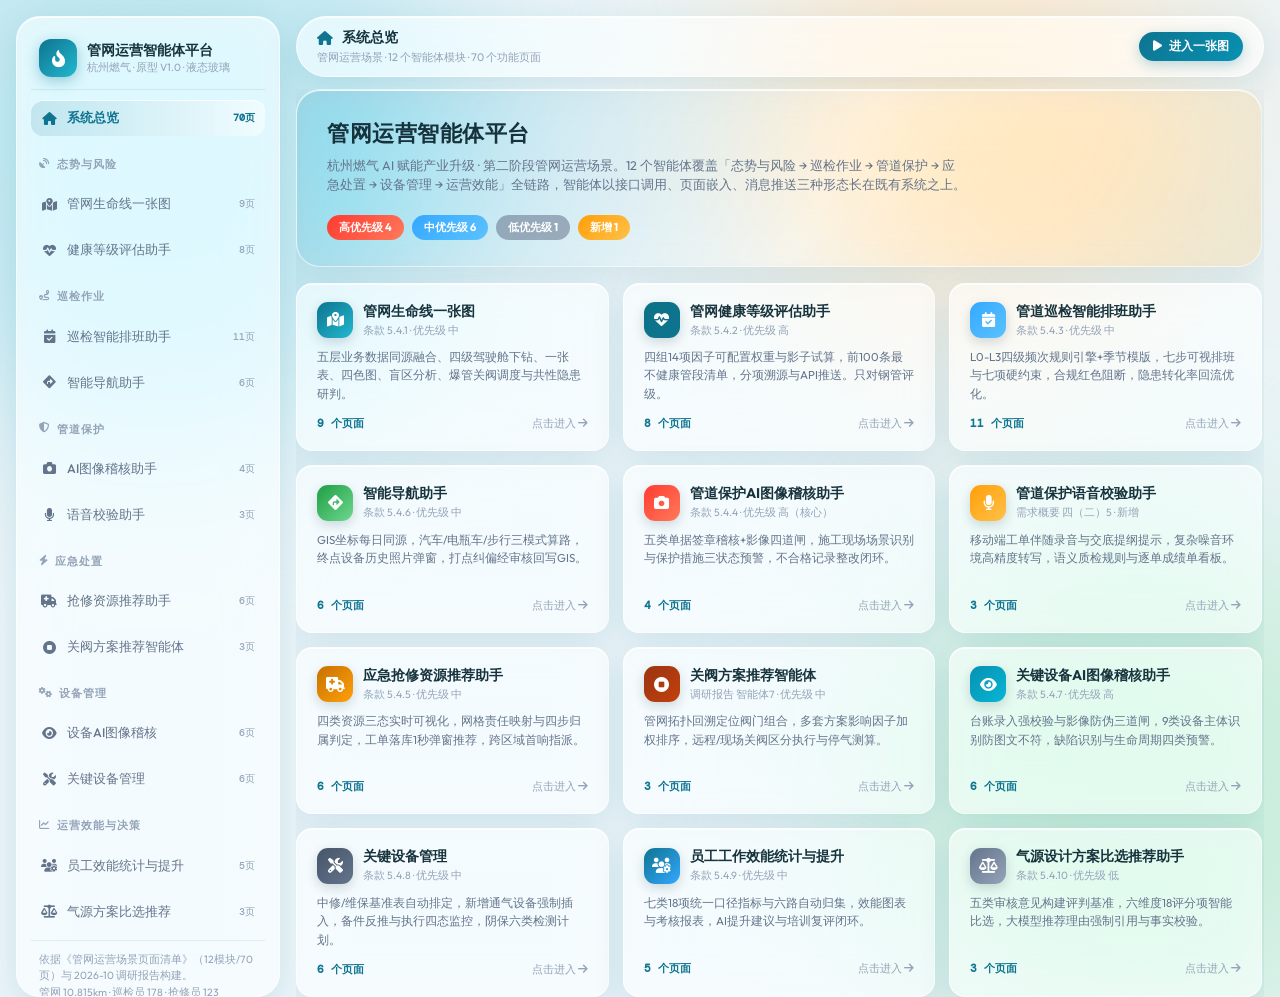
<file: index.html>
<!DOCTYPE html>
<html lang="zh-CN">
<head>
<meta charset="UTF-8">
<meta name="viewport" content="width=device-width, initial-scale=1.0">
<title>杭州燃气 · 管网运营智能体平台（原型）</title>
<link href="https://fonts.googleapis.com/css2?family=Outfit:wght@400;500;600;700&family=DM+Mono:wght@400;500&display=swap" rel="stylesheet">
<link rel="stylesheet" href="https://cdnjs.cloudflare.com/ajax/libs/font-awesome/6.5.1/css/all.min.css">
<link rel="stylesheet" href="styles/liquid-glass.css">
<style>
  .shell { display: grid; grid-template-columns: 264px 1fr; gap: 16px; height: 100vh; padding: 16px; }
  .sidebar {
    display: flex; flex-direction: column; gap: 10px; overflow-y: auto;
    background: var(--glass-bg); backdrop-filter: var(--glass-blur); -webkit-backdrop-filter: var(--glass-blur);
    border: 1px solid var(--glass-border); border-radius: var(--radius-lg);
    box-shadow: var(--glass-shadow), var(--glass-inner); padding: 18px 14px;
  }
  .brand { display: flex; align-items: center; gap: 10px; padding: 4px 8px 12px; border-bottom: 1px solid var(--c-line); }
  .brand-logo {
    width: 38px; height: 38px; border-radius: 12px; flex-shrink: 0;
    background: linear-gradient(135deg, #0E7490, #22B8CF);
    display: flex; align-items: center; justify-content: center; color: #fff; font-size: 17px;
    box-shadow: 0 4px 14px rgba(14,116,144,.35);
  }
  .brand-name { font-size: 14px; font-weight: 700; line-height: 1.3; }
  .brand-sub { font-size: 10.5px; color: var(--c-text-3); }
  .nav-group-label {
    font-size: 10.5px; font-weight: 700; color: var(--c-text-3); letter-spacing: 1px;
    padding: 10px 8px 4px; display: flex; align-items: center; gap: 6px;
  }
  .nav-item {
    display: flex; align-items: center; gap: 10px; width: 100%;
    padding: 9px 10px; border: none; cursor: pointer; text-align: left;
    background: transparent; border-radius: 12px; font-family: inherit; font-size: 12.5px;
    color: var(--c-text-2); font-weight: 500; transition: all .18s ease;
  }
  .nav-item:hover { background: rgba(255,255,255,.65); color: var(--c-primary); }
  .nav-item.active {
    background: linear-gradient(90deg, rgba(14,116,144,.14), rgba(255,255,255,.55));
    color: var(--c-primary); font-weight: 600;
    box-shadow: var(--glass-inner);
  }
  .nav-item i.fa-solid { width: 16px; text-align: center; font-size: 13px; }
  .nav-item .pages { margin-left: auto; font-size: 10px; color: var(--c-text-3); font-family: 'DM Mono', monospace; }
  .nav-item.active .pages { color: var(--c-primary); }
  .nav-foot { margin-top: auto; padding: 10px 8px 2px; border-top: 1px solid var(--c-line); font-size: 10.5px; color: var(--c-text-3); line-height: 1.6; }

  .main-col { display: flex; flex-direction: column; gap: 12px; min-width: 0; }
  .topbar {
    display: flex; align-items: center; justify-content: space-between; gap: 12px;
    background: var(--glass-bg); backdrop-filter: var(--glass-blur); -webkit-backdrop-filter: var(--glass-blur);
    border: 1px solid var(--glass-border); border-radius: var(--radius-pill);
    box-shadow: var(--glass-shadow), var(--glass-inner); padding: 10px 20px; flex-shrink: 0;
  }
  .topbar-title { font-size: 14px; font-weight: 700; display: flex; align-items: center; gap: 9px; }
  .topbar-crumb { font-size: 11px; color: var(--c-text-3); }

  .stage { flex: 1; min-height: 0; position: relative; }
  .home-view { height: 100%; overflow-y: auto; padding-right: 2px; }
  .frame-wrap {
    display: none; height: 100%; border-radius: var(--radius-lg);
    overflow: hidden; background: var(--glass-bg-soft);
    border: 1px solid var(--glass-border); box-shadow: var(--glass-shadow);
  }
  .frame-wrap.active { display: block; }
  .frame-wrap iframe { width: 100%; height: 100%; border: none; }

  /* home */
  .hero {
    background: linear-gradient(120deg, rgba(14,116,144,.16), rgba(255,255,255,.3) 55%, rgba(255,159,10,.14));
    border: 1px solid var(--glass-border); border-radius: var(--radius-lg);
    backdrop-filter: var(--glass-blur); -webkit-backdrop-filter: var(--glass-blur);
    box-shadow: var(--glass-shadow), var(--glass-inner);
    padding: 26px 30px; margin-bottom: 16px;
    display: flex; align-items: center; justify-content: space-between; gap: 20px; flex-wrap: wrap;
  }
  .hero h1 { font-size: 22px; font-weight: 700; letter-spacing: .5px; }
  .hero p { font-size: 12.5px; color: var(--c-text-2); margin-top: 6px; max-width: 640px; }
  .hero-badges { display: flex; gap: 8px; flex-wrap: wrap; }
  .home-grid { display: grid; grid-template-columns: repeat(3, 1fr); gap: 14px; }
  .mod-card {
    background: var(--glass-bg); backdrop-filter: var(--glass-blur); -webkit-backdrop-filter: var(--glass-blur);
    border: 1px solid var(--glass-border); border-radius: var(--radius-md);
    box-shadow: var(--glass-shadow), var(--glass-inner); padding: 18px 20px; cursor: pointer;
    transition: transform .2s ease, box-shadow .2s ease; position: relative; overflow: hidden;
  }
  .mod-card:hover { transform: translateY(-3px); box-shadow: 0 14px 40px rgba(14,116,144,.18), var(--glass-inner); }
  .mod-card .mc-top { display: flex; align-items: center; gap: 10px; margin-bottom: 10px; }
  .mod-card .mc-icon {
    width: 36px; height: 36px; border-radius: 11px; flex-shrink: 0; color: #fff; font-size: 15px;
    display: flex; align-items: center; justify-content: center;
    box-shadow: 0 4px 12px rgba(14,50,60,.18);
  }
  .mod-card h3 { font-size: 14px; font-weight: 700; line-height: 1.3; }
  .mod-card .mc-clause { font-size: 10.5px; color: var(--c-text-3); margin-top: 2px; }
  .mod-card p { font-size: 11.5px; color: var(--c-text-2); line-height: 1.6; min-height: 54px; }
  .mod-card .mc-foot { display: flex; align-items: center; justify-content: space-between; margin-top: 12px; }
  .mod-card .mc-pages { font-size: 11px; font-weight: 600; color: var(--c-primary); font-family: 'DM Mono', monospace; }
  .mod-card .mc-go { font-size: 11px; color: var(--c-text-3); transition: color .2s; }
  .mod-card:hover .mc-go { color: var(--c-primary); }

  @media (max-width: 1100px) { .shell { grid-template-columns: 220px 1fr; } .home-grid { grid-template-columns: repeat(2, 1fr); } }
  @media (max-width: 820px) { .shell { grid-template-columns: 1fr; height: auto; } .sidebar { max-height: 300px; } }
</style>
</head>
<body>
<div class="ambient-blob"></div>
<div class="shell">

  <!-- ========== Sidebar ========== -->
  <aside class="sidebar">
    <div class="brand">
      <div class="brand-logo"><i class="fa-solid fa-fire-flame-curved"></i></div>
      <div>
        <div class="brand-name">管网运营智能体平台</div>
        <div class="brand-sub">杭州燃气 · 原型 V1.0 · 液态玻璃</div>
      </div>
    </div>

    <button class="nav-item active" data-home="1" onclick="goHome()" style="font-weight:600;">
      <i class="fa-solid fa-house"></i>系统总览<span class="pages">70页</span>
    </button>

    <div class="nav-group-label"><i class="fa-solid fa-satellite-dish"></i>态势与风险</div>
    <button class="nav-item" data-mod="m01-map" onclick="loadModule('m01-map','管网生命线一张图')"><i class="fa-solid fa-map-location-dot"></i>管网生命线一张图<span class="pages">9页</span></button>
    <button class="nav-item" data-mod="m02-health" onclick="loadModule('m02-health','管网健康等级评估助手')"><i class="fa-solid fa-heart-pulse"></i>健康等级评估助手<span class="pages">8页</span></button>

    <div class="nav-group-label"><i class="fa-solid fa-route"></i>巡检作业</div>
    <button class="nav-item" data-mod="m03-schedule" onclick="loadModule('m03-schedule','管道巡检智能排班助手')"><i class="fa-solid fa-calendar-check"></i>巡检智能排班助手<span class="pages">11页</span></button>
    <button class="nav-item" data-mod="m08-nav" onclick="loadModule('m08-nav','智能导航助手')"><i class="fa-solid fa-diamond-turn-right"></i>智能导航助手<span class="pages">6页</span></button>

    <div class="nav-group-label"><i class="fa-solid fa-shield-halved"></i>管道保护</div>
    <button class="nav-item" data-mod="m04-patrol-audit" onclick="loadModule('m04-patrol-audit','管道保护AI图像稽核助手')"><i class="fa-solid fa-camera"></i>AI图像稽核助手<span class="pages">4页</span></button>
    <button class="nav-item" data-mod="m05-voice" onclick="loadModule('m05-voice','管道保护语音校验助手')"><i class="fa-solid fa-microphone"></i>语音校验助手<span class="pages">3页</span></button>

    <div class="nav-group-label"><i class="fa-solid fa-bolt"></i>应急处置</div>
    <button class="nav-item" data-mod="m06-rescue" onclick="loadModule('m06-rescue','应急抢修资源推荐助手')"><i class="fa-solid fa-truck-medical"></i>抢修资源推荐助手<span class="pages">6页</span></button>
    <button class="nav-item" data-mod="m07-valve" onclick="loadModule('m07-valve','关阀方案推荐智能体')"><i class="fa-solid fa-circle-stop"></i>关阀方案推荐智能体<span class="pages">3页</span></button>

    <div class="nav-group-label"><i class="fa-solid fa-gears"></i>设备管理</div>
    <button class="nav-item" data-mod="m09-device-audit" onclick="loadModule('m09-device-audit','关键设备AI图像稽核助手')"><i class="fa-solid fa-eye"></i>设备AI图像稽核<span class="pages">6页</span></button>
    <button class="nav-item" data-mod="m10-device" onclick="loadModule('m10-device','关键设备管理')"><i class="fa-solid fa-screwdriver-wrench"></i>关键设备管理<span class="pages">6页</span></button>

    <div class="nav-group-label"><i class="fa-solid fa-chart-line"></i>运营效能与决策</div>
    <button class="nav-item" data-mod="m11-efficiency" onclick="loadModule('m11-efficiency','员工工作效能统计与提升')"><i class="fa-solid fa-users-gear"></i>员工效能统计与提升<span class="pages">5页</span></button>
    <button class="nav-item" data-mod="m12-compare" onclick="loadModule('m12-compare','气源设计方案比选推荐助手')"><i class="fa-solid fa-scale-balanced"></i>气源方案比选推荐<span class="pages">3页</span></button>

    <div class="nav-foot">
      依据《管网运营场景页面清单》（12模块/70页）与 2026-10 调研报告构建。<br>
      管网 10,815km · 巡检员 178 · 抢修员 123
    </div>
  </aside>

  <!-- ========== Main ========== -->
  <div class="main-col">
    <div class="topbar">
      <div>
        <div class="topbar-title" id="tb-title"><i class="fa-solid fa-house" style="color:var(--c-primary)"></i>系统总览</div>
        <div class="topbar-crumb" id="tb-crumb">管网运营场景 · 12 个智能体模块 · 70 个功能页面</div>
      </div>
      <div class="flex" style="gap:8px;">
        <button class="btn btn-glass btn-sm" id="btn-open" style="display:none;" onclick="openFrameNew()"><i class="fa-solid fa-arrow-up-right-from-square"></i>新窗口打开</button>
        <button class="btn btn-primary btn-sm" onclick="loadModule('m01-map','管网生命线一张图')"><i class="fa-solid fa-play"></i>进入一张图</button>
      </div>
    </div>

    <div class="stage">
      <!-- Home -->
      <div class="home-view" id="home-view">
        <div class="hero">
          <div>
            <h1>管网运营智能体平台</h1>
            <p>杭州燃气 AI 赋能产业升级 · 第二阶段管网运营场景。12 个智能体覆盖「态势与风险 → 巡检作业 → 管道保护 → 应急处置 → 设备管理 → 运营效能」全链路，智能体以接口调用、页面嵌入、消息推送三种形态长在既有系统之上。</p>
          </div>
          <div class="hero-badges">
            <span class="badge badge-high">高优先级 4</span>
            <span class="badge badge-mid">中优先级 6</span>
            <span class="badge badge-low">低优先级 1</span>
            <span class="badge badge-new">新增 1</span>
          </div>
        </div>

        <div class="home-grid" id="home-grid">
          <div class="mod-card" onclick="loadModule('m01-map','管网生命线一张图')">
            <div class="mc-top">
              <div class="mc-icon" style="background:linear-gradient(135deg,#0E7490,#22B8CF)"><i class="fa-solid fa-map-location-dot"></i></div>
              <div><h3>管网生命线一张图</h3><div class="mc-clause">条款 5.4.1 · 优先级 中</div></div>
            </div>
            <p>五层业务数据同源融合、四级驾驶舱下钻、一张表、四色图、盲区分析、爆管关阀调度与共性隐患研判。</p>
            <div class="mc-foot"><span class="mc-pages">9 个页面</span><span class="mc-go">点击进入 <i class="fa-solid fa-arrow-right"></i></span></div>
          </div>

          <div class="mod-card" onclick="loadModule('m02-health','管网健康等级评估助手')">
            <div class="mc-top">
              <div class="mc-icon" style="background:linear-gradient(135deg,#0B7285,#0E7490)"><i class="fa-solid fa-heart-pulse"></i></div>
              <div><h3>管网健康等级评估助手</h3><div class="mc-clause">条款 5.4.2 · 优先级 高</div></div>
            </div>
            <p>四组14项因子可配置权重与影子试算，前100条最不健康管段清单，分项溯源与API推送。只对钢管评级。</p>
            <div class="mc-foot"><span class="mc-pages">8 个页面</span><span class="mc-go">点击进入 <i class="fa-solid fa-arrow-right"></i></span></div>
          </div>

          <div class="mod-card" onclick="loadModule('m03-schedule','管道巡检智能排班助手')">
            <div class="mc-top">
              <div class="mc-icon" style="background:linear-gradient(135deg,#34A8FF,#5CC2FF)"><i class="fa-solid fa-calendar-check"></i></div>
              <div><h3>管道巡检智能排班助手</h3><div class="mc-clause">条款 5.4.3 · 优先级 中</div></div>
            </div>
            <p>L0-L3四级频次规则引擎+季节模版，七步可视排班与七项硬约束，合规红色阻断，隐患转化率回流优化。</p>
            <div class="mc-foot"><span class="mc-pages">11 个页面</span><span class="mc-go">点击进入 <i class="fa-solid fa-arrow-right"></i></span></div>
          </div>

          <div class="mod-card" onclick="loadModule('m08-nav','智能导航助手')">
            <div class="mc-top">
              <div class="mc-icon" style="background:linear-gradient(135deg,#1E9E44,#6ED88F)"><i class="fa-solid fa-diamond-turn-right"></i></div>
              <div><h3>智能导航助手</h3><div class="mc-clause">条款 5.4.6 · 优先级 中</div></div>
            </div>
            <p>GIS坐标每日同源，汽车/电瓶车/步行三模式算路，终点设备历史照片弹窗，打点纠偏经审核回写GIS。</p>
            <div class="mc-foot"><span class="mc-pages">6 个页面</span><span class="mc-go">点击进入 <i class="fa-solid fa-arrow-right"></i></span></div>
          </div>

          <div class="mod-card" onclick="loadModule('m04-patrol-audit','管道保护AI图像稽核助手')">
            <div class="mc-top">
              <div class="mc-icon" style="background:linear-gradient(135deg,#FF3B30,#FF7A5C)"><i class="fa-solid fa-camera"></i></div>
              <div><h3>管道保护AI图像稽核助手</h3><div class="mc-clause">条款 5.4.4 · 优先级 高（核心）</div></div>
            </div>
            <p>五类单据签章稽核+影像四道闸，施工现场场景识别与保护措施三状态预警，不合格记录整改闭环。</p>
            <div class="mc-foot"><span class="mc-pages">4 个页面</span><span class="mc-go">点击进入 <i class="fa-solid fa-arrow-right"></i></span></div>
          </div>

          <div class="mod-card" onclick="loadModule('m05-voice','管道保护语音校验助手')">
            <div class="mc-top">
              <div class="mc-icon" style="background:linear-gradient(135deg,#FF9F0A,#FFC148)"><i class="fa-solid fa-microphone"></i></div>
              <div><h3>管道保护语音校验助手</h3><div class="mc-clause">需求概要 四（二）5 · 新增</div></div>
            </div>
            <p>移动端工单伴随录音与交底提纲提示，复杂噪音环境高精度转写，语义质检规则与逐单成绩单看板。</p>
            <div class="mc-foot"><span class="mc-pages">3 个页面</span><span class="mc-go">点击进入 <i class="fa-solid fa-arrow-right"></i></span></div>
          </div>

          <div class="mod-card" onclick="loadModule('m06-rescue','应急抢修资源推荐助手')">
            <div class="mc-top">
              <div class="mc-icon" style="background:linear-gradient(135deg,#C67200,#FF9F0A)"><i class="fa-solid fa-truck-medical"></i></div>
              <div><h3>应急抢修资源推荐助手</h3><div class="mc-clause">条款 5.4.5 · 优先级 中</div></div>
            </div>
            <p>四类资源三态实时可视化，网格责任映射与四步归属判定，工单落库1秒弹窗推荐，跨区域首响指派。</p>
            <div class="mc-foot"><span class="mc-pages">6 个页面</span><span class="mc-go">点击进入 <i class="fa-solid fa-arrow-right"></i></span></div>
          </div>

          <div class="mod-card" onclick="loadModule('m07-valve','关阀方案推荐智能体')">
            <div class="mc-top">
              <div class="mc-icon" style="background:linear-gradient(135deg,#9A3412,#C2410C)"><i class="fa-solid fa-circle-stop"></i></div>
              <div><h3>关阀方案推荐智能体</h3><div class="mc-clause">调研报告 智能体7 · 优先级 中</div></div>
            </div>
            <p>管网拓扑回溯定位阀门组合，多套方案影响因子加权排序，远程/现场关阀区分执行与停气测算。</p>
            <div class="mc-foot"><span class="mc-pages">3 个页面</span><span class="mc-go">点击进入 <i class="fa-solid fa-arrow-right"></i></span></div>
          </div>

          <div class="mod-card" onclick="loadModule('m09-device-audit','关键设备AI图像稽核助手')">
            <div class="mc-top">
              <div class="mc-icon" style="background:linear-gradient(135deg,#0891B2,#06B6D4)"><i class="fa-solid fa-eye"></i></div>
              <div><h3>关键设备AI图像稽核助手</h3><div class="mc-clause">条款 5.4.7 · 优先级 高</div></div>
            </div>
            <p>台账录入强校验与影像防伪三道闸，9类设备主体识别防图文不符，缺陷识别与生命周期四类预警。</p>
            <div class="mc-foot"><span class="mc-pages">6 个页面</span><span class="mc-go">点击进入 <i class="fa-solid fa-arrow-right"></i></span></div>
          </div>

          <div class="mod-card" onclick="loadModule('m10-device','关键设备管理')">
            <div class="mc-top">
              <div class="mc-icon" style="background:linear-gradient(135deg,#475569,#64748B)"><i class="fa-solid fa-screwdriver-wrench"></i></div>
              <div><h3>关键设备管理</h3><div class="mc-clause">条款 5.4.8 · 优先级 中</div></div>
            </div>
            <p>中修/维保基准表自动排定，新增通气设备强制插入，备件反推与执行四态监控，阴保六类检测计划。</p>
            <div class="mc-foot"><span class="mc-pages">6 个页面</span><span class="mc-go">点击进入 <i class="fa-solid fa-arrow-right"></i></span></div>
          </div>

          <div class="mod-card" onclick="loadModule('m11-efficiency','员工工作效能统计与提升')">
            <div class="mc-top">
              <div class="mc-icon" style="background:linear-gradient(135deg,#0E7490,#34A8FF)"><i class="fa-solid fa-users-gear"></i></div>
              <div><h3>员工工作效能统计与提升</h3><div class="mc-clause">条款 5.4.9 · 优先级 中</div></div>
            </div>
            <p>七类18项统一口径指标与六路自动归集，效能图表与考核报表，AI提升建议与培训复评闭环。</p>
            <div class="mc-foot"><span class="mc-pages">5 个页面</span><span class="mc-go">点击进入 <i class="fa-solid fa-arrow-right"></i></span></div>
          </div>

          <div class="mod-card" onclick="loadModule('m12-compare','气源设计方案比选推荐助手')">
            <div class="mc-top">
              <div class="mc-icon" style="background:linear-gradient(135deg,#64748B,#94A3B8)"><i class="fa-solid fa-scale-balanced"></i></div>
              <div><h3>气源设计方案比选推荐助手</h3><div class="mc-clause">条款 5.4.10 · 优先级 低</div></div>
            </div>
            <p>五类审核意见构建评判基准，六维度18评分项智能比选，大模型推荐理由强制引用与事实校验。</p>
            <div class="mc-foot"><span class="mc-pages">3 个页面</span><span class="mc-go">点击进入 <i class="fa-solid fa-arrow-right"></i></span></div>
          </div>
        </div>
      </div>

      <!-- Module iframe -->
      <div class="frame-wrap" id="frame-wrap">
        <iframe id="moduleFrame" name="moduleFrame" title="模块原型"></iframe>
      </div>
    </div>
  </div>
</div>

<script>
var MOD_TITLES = {
  'm01-map': '管网生命线一张图', 'm02-health': '管网健康等级评估助手',
  'm03-schedule': '管道巡检智能排班助手', 'm08-nav': '智能导航助手',
  'm04-patrol-audit': '管道保护AI图像稽核助手', 'm05-voice': '管道保护语音校验助手',
  'm06-rescue': '应急抢修资源推荐助手', 'm07-valve': '关阀方案推荐智能体',
  'm09-device-audit': '关键设备AI图像稽核助手', 'm10-device': '关键设备管理',
  'm11-efficiency': '员工工作效能统计与提升', 'm12-compare': '气源设计方案比选推荐助手'
};

function setActiveNav(mod) {
  document.querySelectorAll('.nav-item').forEach(function (n) {
    var isHome = n.getAttribute('data-home');
    var isMod = n.getAttribute('data-mod');
    n.classList.toggle('active', mod === null ? !!isHome : isMod === mod);
  });
}

function goHome() {
  setActiveNav(null);
  document.getElementById('home-view').style.display = 'block';
  document.getElementById('frame-wrap').classList.remove('active');
  document.getElementById('tb-title').innerHTML = '<i class="fa-solid fa-house" style="color:var(--c-primary)"></i>系统总览';
  document.getElementById('tb-crumb').textContent = '管网运营场景 · 12 个智能体模块 · 70 个功能页面';
  document.getElementById('btn-open').style.display = 'none';
  try { history.replaceState(null, '', '#'); } catch (e) {}
  window.scrollTo({ top: 0 });
}

function loadModule(mod, title) {
  setActiveNav(mod);
  document.getElementById('home-view').style.display = 'none';
  var fw = document.getElementById('frame-wrap');
  fw.classList.add('active');
  document.getElementById('moduleFrame').src = 'modules/' + mod + '.html';
  document.getElementById('tb-title').innerHTML = '<i class="fa-solid fa-cube" style="color:var(--c-primary)"></i>' + (title || MOD_TITLES[mod] || mod);
  document.getElementById('tb-crumb').textContent = '模块原型 · ' + (MOD_TITLES[mod] || mod) + ' · 页内可切换各功能视图';
  document.getElementById('btn-open').style.display = 'inline-flex';
  try { history.replaceState(null, '', '#' + mod); } catch (e) {}
}

function openFrameNew() {
  var src = document.getElementById('moduleFrame').src;
  if (src) window.open(src, '_blank');
}

window.addEventListener('hashchange', function () {
  var h = decodeURIComponent(location.hash.replace('#', ''));
  if (!h) { goHome(); return; }
  if (MOD_TITLES[h]) loadModule(h);
});

(function () {
  var h = decodeURIComponent(location.hash.replace('#', ''));
  if (h && MOD_TITLES[h]) loadModule(h);
})();
</script>
</body>
</html>
</file>
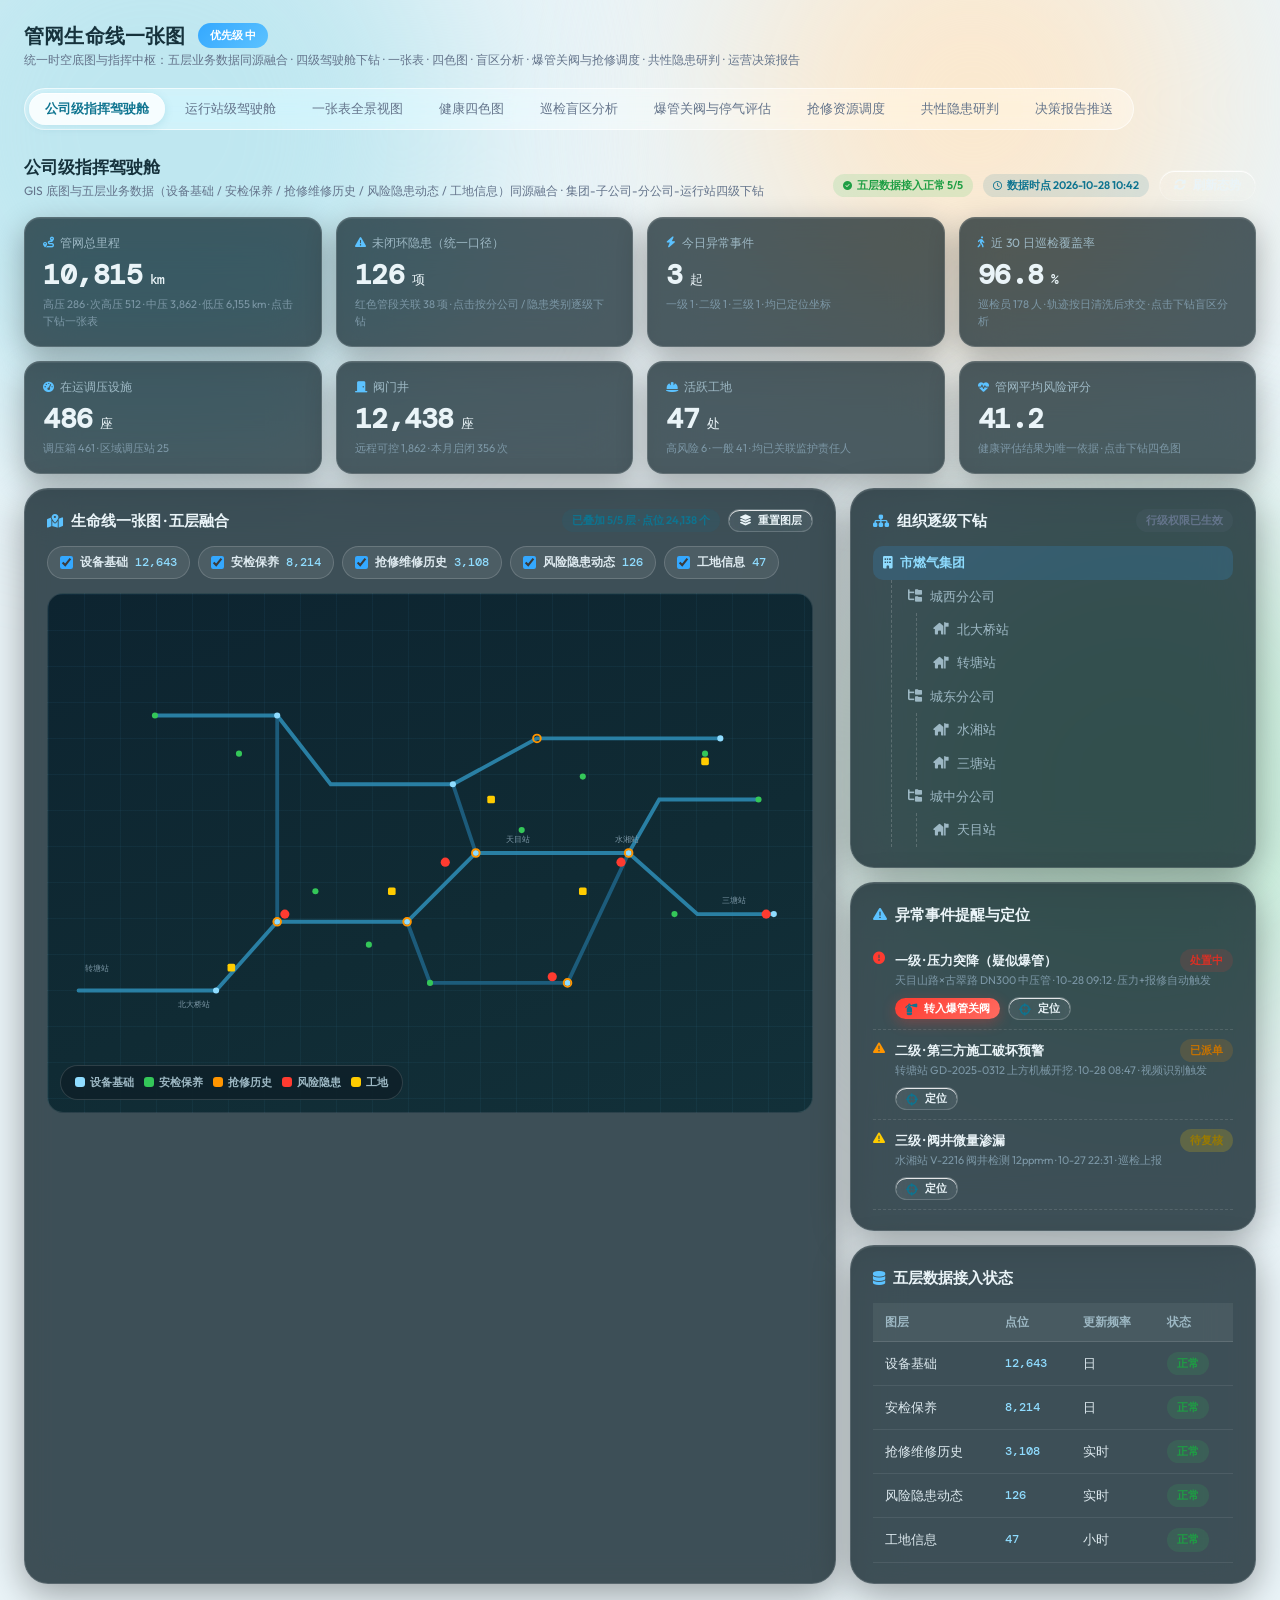
<file: modules/m01-map.html>
<!DOCTYPE html>
<html lang="zh-CN">
<head>
<meta charset="UTF-8">
<meta name="viewport" content="width=device-width, initial-scale=1.0">
<title>管网生命线一张图 · 杭州燃气管网运营智能体平台</title>
<link href="https://fonts.googleapis.com/css2?family=Outfit:wght@400;500;600;700&family=DM+Mono:wght@400;500&display=swap" rel="stylesheet">
<link rel="stylesheet" href="https://cdnjs.cloudflare.com/ajax/libs/font-awesome/6.5.1/css/all.min.css">
<link rel="stylesheet" href="../styles/liquid-glass.css">
<style>
/* ===== 模块私有样式（作用域限定 .screen-dark 指挥大屏深色玻璃变体，不改全局设计系统） ===== */
.screen-dark .glass-card{background:rgba(15,32,40,.78);border-color:rgba(255,255,255,.14);box-shadow:0 10px 36px rgba(0,0,0,.35),inset 0 1px 0 rgba(255,255,255,.08);color:#EAF4F8;}
.screen-dark .stat-card{background:rgba(15,32,40,.72);border-color:rgba(255,255,255,.14);color:#EAF4F8;box-shadow:0 10px 30px rgba(0,0,0,.3),inset 0 1px 0 rgba(255,255,255,.08);}
.screen-dark .stat-label{color:#9DB8C4;}
.screen-dark .stat-label i{color:#5CC2FF;}
.screen-dark .stat-sub{color:#7C97A6;}
.screen-dark .stat-value{color:#EAF4F8;}
.screen-dark .card-title{color:#EAF4F8;}
.screen-dark .card-title i{color:#5CC2FF;}
.screen-dark .glass-table th{background:rgba(255,255,255,.06);color:#9DB8C4;border-bottom:1px solid rgba(255,255,255,.12);}
.screen-dark .glass-table td{color:#DDE9EF;border-bottom:1px solid rgba(255,255,255,.08);}
.screen-dark .glass-table tbody tr:hover{background:rgba(255,255,255,.06);}
.screen-dark .glass-table .mono{color:#8FDCFF;}
.screen-dark .map-canvas{background:linear-gradient(rgba(92,194,255,.05) 1px,transparent 1px),linear-gradient(90deg,rgba(92,194,255,.05) 1px,transparent 1px),linear-gradient(160deg,#0D2430 0%,#102B34 60%,#123039 100%);background-size:36px 36px,36px 36px,cover;border-color:rgba(255,255,255,.12);}
.screen-dark .map-legend{background:rgba(15,32,40,.88);color:#9DB8C4;border-color:rgba(255,255,255,.14);}
.screen-dark .muted{color:#9DB8C4;}
.screen-dark .tiny{color:#7C97A6;}
.screen-dark .btn-glass{background:rgba(255,255,255,.1);color:#EAF4F8;border-color:rgba(255,255,255,.18);}
.screen-dark .btn-glass:hover{background:rgba(255,255,255,.18);}
.screen-dark .alert-strip{border:1px solid rgba(255,59,48,.4);background:rgba(255,59,48,.12);color:#FFB4AE;}
.screen-dark .kv dt{color:#9DB8C4;}
.screen-dark .kv dd{color:#EAF4F8;}
.screen-dark .meter{background:rgba(255,255,255,.1);}
.screen-dark .divider{background:rgba(255,255,255,.1);}
.screen-dark .icon-list li{border-bottom:1px dashed rgba(255,255,255,.12);}
/* 图层开关胶囊 */
.layer-chip{display:inline-flex;align-items:center;gap:7px;font-size:12px;font-weight:600;padding:6px 12px;border-radius:999px;background:rgba(255,255,255,.6);border:1px solid rgba(255,255,255,.78);color:#16323C;cursor:pointer;user-select:none;}
.layer-chip b{font-family:'DM Mono',monospace;font-weight:500;color:#0E7490;}
.layer-chip input{accent-color:#0E7490;}
.screen-dark .layer-chip{background:rgba(255,255,255,.08);border-color:rgba(255,255,255,.16);color:#DDE9EF;}
.screen-dark .layer-chip b{color:#8FDCFF;}
.screen-dark .layer-chip input{accent-color:#34A8FF;}
/* 组织树 */
.org-node{display:flex;align-items:center;gap:8px;padding:7px 10px;border-radius:10px;cursor:pointer;font-size:12.5px;color:#9DB8C4;}
.org-node:hover{background:rgba(255,255,255,.08);color:#EAF4F8;}
.org-node.current{background:rgba(52,168,255,.16);color:#8FDCFF;font-weight:600;}
.org-children{margin-left:18px;border-left:1px dashed rgba(255,255,255,.18);padding-left:6px;}
/* 关阀方案卡 */
.scheme-card{border-radius:14px;padding:12px 14px;cursor:pointer;border:1px solid rgba(255,255,255,.16);background:rgba(255,255,255,.06);transition:all .2s ease;margin-bottom:10px;}
.scheme-card:hover{background:rgba(255,255,255,.1);}
.scheme-card.active{border-color:rgba(52,199,89,.6);background:rgba(52,199,89,.12);box-shadow:0 0 0 1px rgba(52,199,89,.3);}
/* SVG 点位可点击 */
.pipe-node{cursor:pointer;}
.legend-btn{cursor:pointer;background:none;border:none;font:inherit;padding:0;color:inherit;font-size:11px;font-weight:600;display:inline-flex;align-items:center;gap:5px;}
.legend-btn:hover{opacity:.8;}
</style>
</head>
<body>
<div class="ambient-blob"></div>
<div class="module-wrap">
  <div class="module-top">
    <div>
      <div class="flex" style="gap:12px">
        <div class="module-title">管网生命线一张图</div>
        <span class="badge badge-mid">优先级 中</span>
      </div>
      <div class="module-sub">统一时空底图与指挥中枢：五层业务数据同源融合 · 四级驾驶舱下钻 · 一张表 · 四色图 · 盲区分析 · 爆管关阀与抢修调度 · 共性隐患研判 · 运营决策报告</div>
    </div>
  </div>
  <div class="seg" style="margin-bottom:20px">
    <button class="seg-item active" data-view="v-公司级指挥驾驶舱" onclick="switchView('v-公司级指挥驾驶舱')">公司级指挥驾驶舱</button>
    <button class="seg-item" data-view="v-运行站级指挥驾驶舱" onclick="switchView('v-运行站级指挥驾驶舱')">运行站级驾驶舱</button>
    <button class="seg-item" data-view="v-管网运行一张表全景视图" onclick="switchView('v-管网运行一张表全景视图')">一张表全景视图</button>
    <button class="seg-item" data-view="v-管网健康四色图" onclick="switchView('v-管网健康四色图')">健康四色图</button>
    <button class="seg-item" data-view="v-巡检盲区覆盖分析" onclick="switchView('v-巡检盲区覆盖分析')">巡检盲区分析</button>
    <button class="seg-item" data-view="v-爆管关阀策略生成与停气影响评估" onclick="switchView('v-爆管关阀策略生成与停气影响评估')">爆管关阀与停气评估</button>
    <button class="seg-item" data-view="v-抢修资源配给与就近调度" onclick="switchView('v-抢修资源配给与就近调度')">抢修资源调度</button>
    <button class="seg-item" data-view="v-共性隐患研判-AI聚类与NLP-" onclick="switchView('v-共性隐患研判-AI聚类与NLP-')">共性隐患研判</button>
    <button class="seg-item" data-view="v-运营策略生成与决策报告推送" onclick="switchView('v-运营策略生成与决策报告推送')">决策报告推送</button>
  </div>

  <!-- ============================== 页面1 公司级指挥驾驶舱 ============================== -->
  <section class="view active screen-dark" id="v-公司级指挥驾驶舱">
    <div class="page-head">
      <div>
        <div class="page-title">公司级指挥驾驶舱</div>
        <div class="page-desc">GIS 底图与五层业务数据（设备基础 / 安检保养 / 抢修维修历史 / 风险隐患动态 / 工地信息）同源融合 · 集团-子公司-分公司-运行站四级下钻</div>
      </div>
      <div class="flex wrap">
        <span class="tag tag-green"><i class="fa-solid fa-circle-check"></i>五层数据接入正常 5/5</span>
        <span class="tag tag-cyan"><i class="fa-regular fa-clock"></i>数据时点 2026-10-28 10:42</span>
        <button class="btn btn-glass btn-sm" onclick="showToast('态势已刷新 · 数据时点 2026-10-28 10:42')"><i class="fa-solid fa-rotate"></i>刷新态势</button>
      </div>
    </div>

    <div class="grid g-4 mb-14">
      <div class="stat-card" style="cursor:pointer" onclick="switchView('v-管网运行一张表全景视图')">
        <div class="stat-label"><i class="fa-solid fa-route"></i>管网总里程</div>
        <div class="stat-value">10,815<span style="font-size:13px;font-weight:500"> km</span></div>
        <div class="stat-sub">高压 286 · 次高压 512 · 中压 3,862 · 低压 6,155 km · 点击下钻一张表</div>
      </div>
      <div class="stat-card" style="cursor:pointer" onclick="openModal('modal-隐患下钻')">
        <div class="stat-label"><i class="fa-solid fa-triangle-exclamation"></i>未闭环隐患（统一口径）</div>
        <div class="stat-value red">126<span style="font-size:13px;font-weight:500"> 项</span></div>
        <div class="stat-sub">红色管段关联 38 项 · 点击按分公司 / 隐患类别逐级下钻</div>
      </div>
      <div class="stat-card" style="cursor:pointer" onclick="showToast('异常事件清单见右侧面板 · 一级事件可转入爆管关阀流程')">
        <div class="stat-label"><i class="fa-solid fa-bolt"></i>今日异常事件</div>
        <div class="stat-value orange">3<span style="font-size:13px;font-weight:500"> 起</span></div>
        <div class="stat-sub">一级 1 · 二级 1 · 三级 1 · 均已定位坐标</div>
      </div>
      <div class="stat-card" style="cursor:pointer" onclick="switchView('v-巡检盲区覆盖分析')">
        <div class="stat-label"><i class="fa-solid fa-person-walking"></i>近 30 日巡检覆盖率</div>
        <div class="stat-value blue">96.8<span style="font-size:13px;font-weight:500"> %</span></div>
        <div class="stat-sub">巡检员 178 人 · 轨迹按日清洗后求交 · 点击下钻盲区分析</div>
      </div>
    </div>
    <div class="grid g-4 mb-14">
      <div class="stat-card" style="cursor:pointer" onclick="showToast('已下钻设备基础图层 · 点位 12,643 个')">
        <div class="stat-label"><i class="fa-solid fa-gauge-high"></i>在运调压设施</div>
        <div class="stat-value">486<span style="font-size:13px;font-weight:500"> 座</span></div>
        <div class="stat-sub">调压箱 461 · 区域调压站 25</div>
      </div>
      <div class="stat-card" style="cursor:pointer" onclick="showToast('已下钻阀门台账 · 阀门井 12,438 座，远程可控 1,862 座')">
        <div class="stat-label"><i class="fa-solid fa-door-closed"></i>阀门井</div>
        <div class="stat-value">12,438<span style="font-size:13px;font-weight:500"> 座</span></div>
        <div class="stat-sub">远程可控 1,862 · 本月启闭 356 次</div>
      </div>
      <div class="stat-card" style="cursor:pointer" onclick="showToast('已下钻工地信息图层 · 活跃工地 47 处，监护点 312 点次/月')">
        <div class="stat-label"><i class="fa-solid fa-helmet-safety"></i>活跃工地</div>
        <div class="stat-value accent">47<span style="font-size:13px;font-weight:500"> 处</span></div>
        <div class="stat-sub">高风险 6 · 一般 41 · 均已关联监护责任人</div>
      </div>
      <div class="stat-card" style="cursor:pointer" onclick="switchView('v-管网健康四色图')">
        <div class="stat-label"><i class="fa-solid fa-heart-pulse"></i>管网平均风险评分</div>
        <div class="stat-value blue">41.2</div>
        <div class="stat-sub">健康评估结果为唯一依据 · 点击下钻四色图</div>
      </div>
    </div>

    <div class="grid g-main-side">
      <div class="glass-card">
        <div class="card-head">
          <div class="card-title"><i class="fa-solid fa-map-location-dot"></i>生命线一张图 · 五层融合</div>
          <div class="flex wrap" style="gap:8px">
            <span class="tag tag-cyan" id="layer-stat">已叠加 5/5 层 · 点位 24,138 个</span>
            <button class="btn btn-glass btn-xs" onclick="resetLayers()"><i class="fa-solid fa-layer-group"></i>重置图层</button>
          </div>
        </div>
        <div class="flex wrap mb-14" style="gap:8px">
          <label class="layer-chip"><input type="checkbox" class="layer-cb" data-count="12643" checked onchange="toggleLayer(this,'g-l1')">设备基础 <b>12,643</b></label>
          <label class="layer-chip"><input type="checkbox" class="layer-cb" data-count="8214" checked onchange="toggleLayer(this,'g-l2')">安检保养 <b>8,214</b></label>
          <label class="layer-chip"><input type="checkbox" class="layer-cb" data-count="3108" checked onchange="toggleLayer(this,'g-l3')">抢修维修历史 <b>3,108</b></label>
          <label class="layer-chip"><input type="checkbox" class="layer-cb" data-count="126" checked onchange="toggleLayer(this,'g-l4')">风险隐患动态 <b>126</b></label>
          <label class="layer-chip"><input type="checkbox" class="layer-cb" data-count="47" checked onchange="toggleLayer(this,'g-l5')">工地信息 <b>47</b></label>
        </div>
        <div class="map-canvas" style="min-height:520px">
          <svg viewBox="0 0 1000 500" style="position:absolute;inset:0;width:100%;height:100%">
            <path class="pipe" d="M40,430 L220,430 L300,340 L470,340 L560,250 L760,250 L850,330 L950,330" stroke="#2E8FB8"/>
            <path class="pipe" d="M140,70 L300,70 L370,160 L530,160 L640,100 L880,100" stroke="#2E8FB8"/>
            <path class="pipe" d="M300,70 L300,340" stroke="#1F6488"/>
            <path class="pipe" d="M530,160 L560,250" stroke="#1F6488"/>
            <path class="pipe" d="M470,340 L500,420 L680,420" stroke="#1F6488"/>
            <path class="pipe" d="M760,250 L800,180 L930,180" stroke="#2E8FB8"/>
            <path class="pipe" d="M680,420 L760,250" stroke="#1F6488"/>
            <g id="g-l1">
              <circle cx="300" cy="340" r="4" fill="#8FDCFF"/><circle cx="560" cy="250" r="4" fill="#8FDCFF"/><circle cx="760" cy="250" r="4" fill="#8FDCFF"/><circle cx="470" cy="340" r="4" fill="#8FDCFF"/><circle cx="530" cy="160" r="4" fill="#8FDCFF"/><circle cx="880" cy="100" r="4" fill="#8FDCFF"/><circle cx="300" cy="70" r="4" fill="#8FDCFF"/><circle cx="680" cy="420" r="4" fill="#8FDCFF"/><circle cx="220" cy="430" r="4" fill="#8FDCFF"/><circle cx="950" cy="330" r="4" fill="#8FDCFF"/>
            </g>
            <g id="g-l2">
              <circle cx="350" cy="300" r="4" fill="#34C759"/><circle cx="620" cy="220" r="4" fill="#34C759"/><circle cx="420" cy="370" r="4" fill="#34C759"/><circle cx="820" cy="330" r="4" fill="#34C759"/><circle cx="250" cy="120" r="4" fill="#34C759"/><circle cx="700" cy="150" r="4" fill="#34C759"/><circle cx="930" cy="180" r="4" fill="#34C759"/><circle cx="500" cy="420" r="4" fill="#34C759"/><circle cx="140" cy="70" r="4" fill="#34C759"/><circle cx="860" cy="120" r="4" fill="#34C759"/>
            </g>
            <g id="g-l3">
              <circle cx="560" cy="250" r="5" fill="none" stroke="#FF9500" stroke-width="2.5"/><circle cx="300" cy="340" r="5" fill="none" stroke="#FF9500" stroke-width="2.5"/><circle cx="640" cy="100" r="5" fill="none" stroke="#FF9500" stroke-width="2.5"/><circle cx="760" cy="250" r="5" fill="none" stroke="#FF9500" stroke-width="2.5"/><circle cx="470" cy="340" r="5" fill="none" stroke="#FF9500" stroke-width="2.5"/><circle cx="680" cy="420" r="5" fill="none" stroke="#FF9500" stroke-width="2.5"/>
            </g>
            <g id="g-l4">
              <circle class="pipe-node" cx="520" cy="262" r="6" fill="#FF3B30" onclick="openModal('modal-点位联动');showToast('问询准星已锁定坐标 120.1078,30.2756')"/>
              <circle class="pipe-node" cx="310" cy="330" r="6" fill="#FF3B30" onclick="openModal('modal-点位联动');showToast('问询准星已锁定坐标 120.0912,30.2604')"/>
              <circle class="pipe-node" cx="750" cy="262" r="6" fill="#FF3B30" onclick="openModal('modal-点位联动');showToast('问询准星已锁定坐标 120.1866,30.2811')"/>
              <circle class="pipe-node" cx="660" cy="412" r="6" fill="#FF3B30" onclick="openModal('modal-点位联动');showToast('问询准星已锁定坐标 120.1533,30.2409')"/>
              <circle class="pipe-node" cx="940" cy="330" r="6" fill="#FF3B30" onclick="openModal('modal-点位联动');showToast('问询准星已锁定坐标 120.2130,30.2987')"/>
            </g>
            <g id="g-l5">
              <rect x="445" y="295" width="10" height="10" rx="2" fill="#FFCC00"/><rect x="695" y="295" width="10" height="10" rx="2" fill="#FFCC00"/><rect x="855" y="125" width="10" height="10" rx="2" fill="#FFCC00"/><rect x="575" y="175" width="10" height="10" rx="2" fill="#FFCC00"/><rect x="235" y="395" width="10" height="10" rx="2" fill="#FFCC00"/>
            </g>
            <text x="170" y="452" fill="#7C97A6" font-size="11">北大桥站</text>
            <text x="48" y="404" fill="#7C97A6" font-size="11">转塘站</text>
            <text x="600" y="236" fill="#7C97A6" font-size="11">天目站</text>
            <text x="742" y="236" fill="#7C97A6" font-size="11">水湘站</text>
            <text x="882" y="316" fill="#7C97A6" font-size="11">三塘站</text>
          </svg>
          <div class="map-legend">
            <span><span class="sw" style="background:#8FDCFF"></span>设备基础</span>
            <span><span class="sw" style="background:#34C759"></span>安检保养</span>
            <span><span class="sw" style="background:#FF9500"></span>抢修历史</span>
            <span><span class="sw" style="background:#FF3B30"></span>风险隐患</span>
            <span><span class="sw" style="background:#FFCC00"></span>工地</span>
          </div>
        </div>
      </div>

      <div>
        <div class="glass-card mb-14">
          <div class="card-head">
            <div class="card-title"><i class="fa-solid fa-sitemap"></i>组织逐级下钻</div>
            <span class="tag tag-gray">行级权限已生效</span>
          </div>
          <div class="org-node current" onclick="showToast('当前层级：集团 · 指标口径为全网')"><i class="fa-solid fa-building"></i>市燃气集团</div>
          <div class="org-children">
            <div class="org-node" onclick="showToast('下钻：城西分公司 · 地图范围与指标口径同步收敛')"><i class="fa-solid fa-folder-tree"></i>城西分公司</div>
            <div class="org-children">
              <div class="org-node" onclick="showToast('下钻：北大桥站 · 切换运行站级驾驶舱口径')"><i class="fa-solid fa-house-flag"></i>北大桥站</div>
              <div class="org-node" onclick="showToast('下钻：转塘站 · 切换运行站级驾驶舱口径')"><i class="fa-solid fa-house-flag"></i>转塘站</div>
            </div>
            <div class="org-node" onclick="showToast('下钻：城东分公司 · 地图范围与指标口径同步收敛')"><i class="fa-solid fa-folder-tree"></i>城东分公司</div>
            <div class="org-children">
              <div class="org-node" onclick="showToast('下钻：水湘站 · 切换运行站级驾驶舱口径')"><i class="fa-solid fa-house-flag"></i>水湘站</div>
              <div class="org-node" onclick="showToast('下钻：三塘站 · 切换运行站级驾驶舱口径')"><i class="fa-solid fa-house-flag"></i>三塘站</div>
            </div>
            <div class="org-node" onclick="showToast('下钻：城中分公司 · 地图范围与指标口径同步收敛')"><i class="fa-solid fa-folder-tree"></i>城中分公司</div>
            <div class="org-children">
              <div class="org-node" onclick="showToast('下钻：天目站 · 切换运行站级驾驶舱口径')"><i class="fa-solid fa-house-flag"></i>天目站</div>
            </div>
          </div>
        </div>

        <div class="glass-card mb-14">
          <div class="card-head">
            <div class="card-title"><i class="fa-solid fa-triangle-exclamation"></i>异常事件提醒与定位</div>
          </div>
          <ul class="icon-list">
            <li>
              <i class="fa-solid fa-circle-exclamation" style="color:#FF3B30"></i>
              <div style="flex:1">
                <div class="flex-between"><b>一级 · 压力突降（疑似爆管）</b><span class="tag tag-red">处置中</span></div>
                <div class="tiny">天目山路×古翠路 DN300 中压管 · 10-28 09:12 · 压力+报修自动触发</div>
                <div class="flex mt-8" style="gap:8px">
                  <button class="btn btn-danger btn-xs" onclick="switchView('v-爆管关阀策略生成与停气影响评估')"><i class="fa-solid fa-fire-extinguisher"></i>转入爆管关阀</button>
                  <button class="btn btn-glass btn-xs" onclick="showToast('已定位事件坐标 120.1078,30.2756 · 地图已落准星')"><i class="fa-solid fa-crosshairs"></i>定位</button>
                </div>
              </div>
            </li>
            <li>
              <i class="fa-solid fa-triangle-exclamation" style="color:#FF9500"></i>
              <div style="flex:1">
                <div class="flex-between"><b>二级 · 第三方施工破坏预警</b><span class="tag tag-orange">已派单</span></div>
                <div class="tiny">转塘站 GD-2025-0312 上方机械开挖 · 10-28 08:47 · 视频识别触发</div>
                <div class="flex mt-8" style="gap:8px">
                  <button class="btn btn-glass btn-xs" onclick="showToast('已定位事件坐标 120.0875,30.2201 · 地图已落准星')"><i class="fa-solid fa-crosshairs"></i>定位</button>
                </div>
              </div>
            </li>
            <li>
              <i class="fa-solid fa-triangle-exclamation" style="color:#FFCC00"></i>
              <div style="flex:1">
                <div class="flex-between"><b>三级 · 阀井微量渗漏</b><span class="tag tag-yellow">待复核</span></div>
                <div class="tiny">水湘站 V-2216 阀井检测 12ppm·m · 10-27 22:31 · 巡检上报</div>
                <div class="flex mt-8" style="gap:8px">
                  <button class="btn btn-glass btn-xs" onclick="showToast('已定位事件坐标 120.2014,30.2905 · 地图已落准星')"><i class="fa-solid fa-crosshairs"></i>定位</button>
                </div>
              </div>
            </li>
          </ul>
        </div>

        <div class="glass-card">
          <div class="card-head"><div class="card-title"><i class="fa-solid fa-database"></i>五层数据接入状态</div></div>
          <div class="table-scroll">
            <table class="glass-table">
              <thead><tr><th>图层</th><th>点位</th><th>更新频率</th><th>状态</th></tr></thead>
              <tbody>
                <tr><td>设备基础</td><td class="mono">12,643</td><td>日</td><td><span class="tag tag-green">正常</span></td></tr>
                <tr><td>安检保养</td><td class="mono">8,214</td><td>日</td><td><span class="tag tag-green">正常</span></td></tr>
                <tr><td>抢修维修历史</td><td class="mono">3,108</td><td>实时</td><td><span class="tag tag-green">正常</span></td></tr>
                <tr><td>风险隐患动态</td><td class="mono">126</td><td>实时</td><td><span class="tag tag-green">正常</span></td></tr>
                <tr><td>工地信息</td><td class="mono">47</td><td>小时</td><td><span class="tag tag-green">正常</span></td></tr>
              </tbody>
            </table>
          </div>
        </div>
      </div>
    </div>

    <div class="modal-mask" id="modal-隐患下钻" onclick="if(event.target===this)closeModal('modal-隐患下钻')">
      <div class="glass-modal wide">
        <div class="modal-head">
          <div class="modal-title"><i class="fa-solid fa-triangle-exclamation" style="color:#FF3B30"></i>未闭环隐患 126 项 · 指标下钻</div>
          <button class="modal-close" onclick="closeModal('modal-隐患下钻')"><i class="fa-solid fa-xmark"></i></button>
        </div>
        <div class="modal-body">
          <div class="grid g-2">
            <div>
              <div class="card-title mb-8"><i class="fa-solid fa-folder-tree"></i>按分公司</div>
              <table class="glass-table">
                <thead><tr><th>分公司</th><th>未闭环</th><th>红色管段关联</th><th>环比</th></tr></thead>
                <tbody>
                  <tr><td>城西分公司</td><td class="mono">41</td><td class="mono">12</td><td><span class="tag tag-green">-6</span></td></tr>
                  <tr><td>城东分公司</td><td class="mono">37</td><td class="mono">11</td><td><span class="tag tag-green">-2</span></td></tr>
                  <tr><td>城中分公司</td><td class="mono">48</td><td class="mono">15</td><td><span class="tag tag-green">-1</span></td></tr>
                </tbody>
              </table>
            </div>
            <div>
              <div class="card-title mb-8"><i class="fa-solid fa-chart-simple"></i>按隐患类别</div>
              <div class="flex-between mb-8"><span>管道占压</span><b class="mono">38 项</b></div>
              <div class="meter mb-14"><div class="meter-fill red" style="width:76%"></div></div>
              <div class="flex-between mb-8"><span>设施老化</span><b class="mono">29 项</b></div>
              <div class="meter mb-14"><div class="meter-fill orange" style="width:58%"></div></div>
              <div class="flex-between mb-8"><span>第三方施工风险</span><b class="mono">26 项</b></div>
              <div class="meter mb-14"><div class="meter-fill orange" style="width:52%"></div></div>
              <div class="flex-between mb-8"><span>腐蚀隐患</span><b class="mono">18 项</b></div>
              <div class="meter mb-14"><div class="meter-fill" style="width:36%"></div></div>
              <div class="flex-between mb-8"><span>其他</span><b class="mono">15 项</b></div>
              <div class="meter"><div class="meter-fill" style="width:30%"></div></div>
            </div>
          </div>
        </div>
        <div class="modal-foot">
          <button class="btn btn-ghost btn-sm" onclick="closeModal('modal-隐患下钻')">关闭</button>
          <button class="btn btn-primary btn-sm" onclick="showToast('已打开隐患清单 · 地图同步高亮 126 个隐患点位，可继续按站下钻')"><i class="fa-solid fa-list"></i>查看隐患清单并地图高亮</button>
        </div>
      </div>
    </div>

    <div class="modal-mask" id="modal-点位联动" onclick="if(event.target===this)closeModal('modal-点位联动')">
      <div class="glass-modal">
        <div class="modal-head">
          <div class="modal-title"><i class="fa-solid fa-circle-dot" style="color:#FF3B30"></i>点位五类联动信息 · GD-2024-0821</div>
          <button class="modal-close" onclick="closeModal('modal-点位联动')"><i class="fa-solid fa-xmark"></i></button>
        </div>
        <div class="modal-body">
          <div class="alert-strip cyan"><i class="fa-solid fa-crosshairs"></i>问询准星已锁定坐标：120.1078, 30.2756（点击点位即锁定并联动以下五类信息）</div>
          <dl class="kv">
            <dt>设备基础</dt><dd>中压 DN300 · PE · 1.24 km · 2009 年投运 · 北大桥站</dd>
            <dt>安检保养</dt><dd>最近安检 2026-09-14 · 保养周期 12 个月 · 上次保养评级 B</dd>
            <dt>抢修历史</dt><dd>近 36 个月抢修 3 次 · 最近 2026-06-15（第三方破坏修复）</dd>
            <dt>风险动态</dt><dd>综合风险评分 85.3（橙）· 未闭环隐患 1 项（管道占压）</dd>
            <dt>工地信息</dt><dd>周边 500m 活跃工地 1 处 · 天目山路道路整治工程 · 已派监护</dd>
          </dl>
        </div>
        <div class="modal-foot">
          <button class="btn btn-ghost btn-sm" onclick="closeModal('modal-点位联动')">关闭</button>
          <button class="btn btn-primary btn-sm" onclick="showToast('已生成点位问询工单 GX-2026-11267 · 转入责任站复核')"><i class="fa-solid fa-paper-plane"></i>发起问询</button>
        </div>
      </div>
    </div>
  </section>

  <!-- ============================== 页面2 运行站级指挥驾驶舱 ============================== -->
  <section class="view" id="v-运行站级指挥驾驶舱">
    <div class="page-head">
      <div>
        <div class="page-title">运行站级指挥驾驶舱 · 管理差值与效能诊断</div>
        <div class="page-desc">同周期实际值-计划值差值分析 · 规则库效能诊断（输出原因判断而非仅列指标） · 改进建议确认下发与按期复评</div>
      </div>
      <div class="flex wrap">
        <select class="filter-select" onchange="showToast('已切换至 '+this.value+' · 重新加载本月差值与诊断')">
          <option>北大桥站</option><option>水湘站</option><option>天目站</option><option>三塘站</option><option>转塘站</option>
        </select>
        <select class="filter-select" onchange="showToast('已切换统计周期：'+this.value)">
          <option>2026-10（本月）</option><option>2026-09</option><option>2026-08</option>
        </select>
      </div>
    </div>

    <div class="grid g-4 mb-14">
      <div class="stat-card">
        <div class="stat-label"><i class="fa-solid fa-ranking-star"></i>同类站横向排名（Ⅰ类站）</div>
        <div class="stat-value">3<span style="font-size:13px;font-weight:500"> / 5 位</span></div>
        <div class="stat-sub">仅同类站间对比 · 水湘站 98.6% 居首</div>
      </div>
      <div class="stat-card">
        <div class="stat-label"><i class="fa-solid fa-clipboard-check"></i>计划按期执行率</div>
        <div class="stat-value orange">93.2<span style="font-size:13px;font-weight:500"> %</span></div>
        <div class="stat-sub">低于 95% 阈值 · 环比 +2.1pt · 同比 -3.4pt</div>
      </div>
      <div class="stat-card">
        <div class="stat-label"><i class="fa-solid fa-flag"></i>超阈值项</div>
        <div class="stat-value red">1<span style="font-size:13px;font-weight:500"> 项</span></div>
        <div class="stat-sub">管网巡检 -7.1% 超出 ±5% 阈值 · 橙红标记</div>
      </div>
      <div class="stat-card">
        <div class="stat-label"><i class="fa-solid fa-screwdriver-wrench"></i>本期改进建议</div>
        <div class="stat-value blue">2<span style="font-size:13px;font-weight:500"> 条</span></div>
        <div class="stat-sub">排班类 1 · 管理类 1 · 复评节点 2026-11-30</div>
      </div>
    </div>

    <div class="glass-card mb-14">
      <div class="card-head">
        <div class="card-title"><i class="fa-solid fa-table-columns"></i>五类任务差值分析（2026-10 · 实际值 - 计划值）</div>
        <span class="tag tag-orange"><i class="fa-solid fa-circle-exclamation"></i>超阈值项已橙红标记</span>
      </div>
      <div class="table-scroll">
        <table class="glass-table">
          <thead><tr><th>任务类型</th><th>计划值</th><th>实际值</th><th>差值</th><th>差值率</th><th>同比</th><th>阈值</th><th>状态</th></tr></thead>
          <tbody>
            <tr style="background:rgba(255,59,48,.06)">
              <td><b>管网巡检</b></td><td class="mono">1,240 km</td><td class="mono">1,152 km</td><td class="mono" style="color:#D93025">-88 km</td><td class="mono" style="color:#D93025">-7.1%</td><td class="mono">-3.4%</td><td>±5%</td><td><span class="tag tag-red">超阈值</span></td>
            </tr>
            <tr>
              <td><b>设备保养</b></td><td class="mono">86 台</td><td class="mono">81 台</td><td class="mono">-5 台</td><td class="mono">-5.8%</td><td class="mono">+1.2%</td><td>±10%</td><td><span class="tag tag-green">正常</span></td>
            </tr>
            <tr>
              <td><b>隐患整改</b></td><td class="mono">42 项</td><td class="mono">38 项</td><td class="mono">-4 项</td><td class="mono">-9.5%</td><td class="mono">-2.0%</td><td>±15%</td><td><span class="tag tag-green">正常</span></td>
            </tr>
            <tr>
              <td><b>工地监护</b></td><td class="mono">312 点次</td><td class="mono">305 点次</td><td class="mono">-7 点次</td><td class="mono">-2.2%</td><td class="mono">+4.5%</td><td>±5%</td><td><span class="tag tag-green">正常</span></td>
            </tr>
            <tr>
              <td><b>应急演练</b></td><td class="mono">4 次</td><td class="mono">4 次</td><td class="mono">0</td><td class="mono">0%</td><td class="mono">0%</td><td>—</td><td><span class="tag tag-green">达标</span></td>
            </tr>
          </tbody>
        </table>
      </div>
    </div>

    <div class="grid g-main-side">
      <div>
        <div class="glass-card mb-14">
          <div class="card-head">
            <div class="card-title"><i class="fa-solid fa-magnifying-glass-chart"></i>效能诊断（规则库输出）</div>
            <span class="tag tag-cyan">规则 R-03 命中</span>
          </div>
          <div class="alert-strip orange"><i class="fa-solid fa-circle-info"></i>规则命中即输出原因判断；未命中不作结论（如设备保养 -5.8% 在阈值内，仅记录不诊断）。</div>
          <dl class="kv">
            <dt>现象条件</dt><dd>8 月完成率 94.1% · 9 月 94.6% · 10 月 92.9%，连续 3 个月低于 95%</dd>
            <dt>原因判断</dt><dd><b>排班覆盖问题</b>——周三 / 周五两条巡检线路在高频工地段（天目山路×古翠路）重叠，单人日巡里程超限</dd>
            <dt>处置指向</dt><dd>排班类（推送巡检排班助手）</dd>
            <dt>触发规则</dt><dd class="mono">R-03 · 阈值 95% · 连续 3 月 · 规则版本 R2026Q4</dd>
          </dl>
        </div>
        <div class="glass-card">
          <div class="card-head">
            <div class="card-title"><i class="fa-solid fa-lightbulb"></i>改进建议（站长确认后下发）</div>
          </div>
          <dl class="kv">
            <dt>建议内容</dt><dd>周三 A-07 线与周五 B-03 线在高频工地段合并为单次全段覆盖，并动态插入工地监护点</dd>
            <dt>依据</dt><dd>诊断 R-03 + 工地绕行分析（3 处工地双向绕行 4.2 km/次）</dd>
            <dt>执行动作</dt><dd>排班类 → 推送巡检排班助手；管理类 → 进入站长待办</dd>
            <dt>生效时间</dt><dd class="mono">2026-10-30</dd>
            <dt>复评节点</dt><dd class="mono">2026-11-30（未消除将重新进入诊断）</dd>
          </dl>
          <div class="flex mt-14" style="gap:10px">
            <button class="btn btn-primary btn-sm" onclick="openModal('modal-建议下发')"><i class="fa-solid fa-paper-plane"></i>确认下发</button>
            <button class="btn btn-ghost btn-sm" onclick="showToast('建议已暂存 · 复评节点前可继续编辑')">暂存</button>
          </div>
        </div>
      </div>
      <div class="glass-card">
        <div class="card-head">
          <div class="card-title"><i class="fa-solid fa-ranking-star"></i>同类站横向排名</div>
          <span class="tag tag-gray">仅同类站（Ⅰ类站）间对比</span>
        </div>
        <table class="glass-table">
          <thead><tr><th>位次</th><th>站点</th><th>按期执行率</th><th>环比</th></tr></thead>
          <tbody>
            <tr><td>1</td><td>水湘站</td><td class="mono">98.6%</td><td><span class="tag tag-green">+0.8pt</span></td></tr>
            <tr><td>2</td><td>三塘站</td><td class="mono">96.4%</td><td><span class="tag tag-green">+1.2pt</span></td></tr>
            <tr style="background:var(--c-primary-soft)"><td><b>3</b></td><td><b>北大桥站（本站）</b></td><td class="mono">93.2%</td><td><span class="tag tag-green">+2.1pt</span></td></tr>
            <tr><td>4</td><td>天目站</td><td class="mono">91.8%</td><td><span class="tag tag-red">-0.9pt</span></td></tr>
            <tr><td>5</td><td>转塘站</td><td class="mono">89.5%</td><td><span class="tag tag-green">+0.4pt</span></td></tr>
          </tbody>
        </table>
      </div>
    </div>

    <div class="modal-mask" id="modal-建议下发" onclick="if(event.target===this)closeModal('modal-建议下发')">
      <div class="glass-modal">
        <div class="modal-head">
          <div class="modal-title"><i class="fa-solid fa-paper-plane" style="color:#0E7490"></i>改进建议确认下发</div>
          <button class="modal-close" onclick="closeModal('modal-建议下发')"><i class="fa-solid fa-xmark"></i></button>
        </div>
        <div class="modal-body">
          <dl class="kv">
            <dt>建议内容</dt><dd>周三 A-07 线与周五 B-03 线合并覆盖高频工地段，动态插入工地监护点</dd>
            <dt>类型</dt><dd>排班类 + 管理类（组合建议）</dd>
            <dt>下发对象</dt><dd>巡检排班助手（排班类）· 站长待办（管理类）</dd>
            <dt>生效时间</dt><dd class="mono">2026-10-30</dd>
            <dt>复评节点</dt><dd class="mono">2026-11-30</dd>
          </dl>
          <div class="alert-strip blue mt-14"><i class="fa-solid fa-circle-info"></i>下发后进入按期复评，未消除的差值项将重新进入诊断流程。</div>
        </div>
        <div class="modal-foot">
          <button class="btn btn-ghost btn-sm" onclick="closeModal('modal-建议下发')">取消</button>
          <button class="btn btn-primary btn-sm" onclick="closeModal('modal-建议下发');showToast('已确认下发：排班类建议已推送巡检排班助手，管理类建议已进入站长待办')"><i class="fa-solid fa-check"></i>确认下发</button>
        </div>
      </div>
    </div>
  </section>

  <!-- ============================== 页面3 管网运行一张表全景视图 ============================== -->
  <section class="view" id="v-管网运行一张表全景视图">
    <div class="page-head">
      <div>
        <div class="page-title">管网运行「一张表」全景视图</div>
        <div class="page-desc">高中低压分类统计 · 全量管段台账 · 多条件组合筛选 · 表图双向联动 · Excel 导出留痕</div>
      </div>
      <div class="flex wrap">
        <span class="tag tag-cyan"><i class="fa-solid fa-table-cells"></i>表图双向联动</span>
      </div>
    </div>

    <div class="grid g-4 mb-14">
      <div class="stat-card">
        <div class="stat-label"><i class="fa-solid fa-bars-staggered"></i>管段总数</div>
        <div class="stat-value">32,486<span style="font-size:13px;font-weight:500"> 段</span></div>
        <div class="stat-sub">台账与 GIS 空间数据同源</div>
      </div>
      <div class="stat-card">
        <div class="stat-label"><i class="fa-solid fa-route"></i>总里程</div>
        <div class="stat-value">10,815<span style="font-size:13px;font-weight:500"> km</span></div>
        <div class="stat-sub">高压 2.6% · 次高压 4.7% · 中压 35.7% · 低压 56.9%</div>
      </div>
      <div class="stat-card">
        <div class="stat-label"><i class="fa-solid fa-gauge-high"></i>高中压管网</div>
        <div class="stat-value blue">4,660<span style="font-size:13px;font-weight:500"> km</span></div>
        <div class="stat-sub">高压 286 · 次高压 512 · 中压 3,862 km</div>
      </div>
      <div class="stat-card">
        <div class="stat-label"><i class="fa-solid fa-house-chimney"></i>低压管网</div>
        <div class="stat-value">6,155<span style="font-size:13px;font-weight:500"> km</span></div>
        <div class="stat-sub">庭院管 + 立管 · 占比 56.9%</div>
      </div>
    </div>

    <div class="filter-bar">
      <div class="filter-item">
        <span class="filter-label">压力等级</span>
        <select class="filter-select"><option>全部</option><option>高压</option><option>次高压</option><option>中压</option><option>低压</option></select>
      </div>
      <div class="filter-item">
        <span class="filter-label">材质</span>
        <select class="filter-select"><option>全部</option><option>PE</option><option>钢管</option><option>铸铁</option></select>
      </div>
      <div class="filter-item">
        <span class="filter-label">投运年份</span>
        <select class="filter-select"><option>全部</option><option>2010 年前</option><option>2010-2018</option><option>2019 年后</option></select>
      </div>
      <div class="filter-item">
        <span class="filter-label">健康等级</span>
        <select class="filter-select"><option>全部</option><option>红（≥85）</option><option>橙（70-85）</option><option>黄（50-70）</option><option>蓝（&lt;50）</option></select>
      </div>
      <div class="filter-item">
        <span class="filter-label">所属运行站</span>
        <select class="filter-select"><option>全部</option><option>北大桥站</option><option>水湘站</option><option>天目站</option><option>三塘站</option><option>转塘站</option></select>
      </div>
      <button class="btn btn-primary btn-sm" onclick="doQuery()"><i class="fa-solid fa-magnifying-glass"></i>查询</button>
      <button class="btn btn-glass btn-sm" onclick="showToast('筛选条件已重置为全部 · 表格与地图恢复全量')"><i class="fa-solid fa-rotate-left"></i>重置</button>
      <button class="btn btn-glass btn-sm" onclick="showToast('已导出 Excel · 筛选条件、导出人 王*强、导出时间 2026-10-28 10:42 已留痕')"><i class="fa-solid fa-file-export"></i>导出 Excel</button>
    </div>

    <div class="alert-strip cyan mb-14" id="hit-stat"><i class="fa-solid fa-filter"></i>当前命中：3,286 段 · 合计长度 4,213 km · 涉及 5 个运行站</div>

    <div class="grid g-main-side">
      <div class="glass-card">
        <div class="card-head">
          <div class="card-title"><i class="fa-solid fa-table-list"></i>管段台账（点击行定位地图并展开属性卡）</div>
          <span class="tag tag-gray">示例 8 / 32,486 段</span>
        </div>
        <div class="table-scroll">
          <table class="glass-table">
            <thead><tr><th>管段编号</th><th>压力等级</th><th>管径</th><th>材质</th><th>长度</th><th>投运</th><th>所属站</th><th>健康等级</th><th>36月抢修</th><th>最近巡检</th><th>状态</th><th>操作</th></tr></thead>
            <tbody>
              <tr style="cursor:pointer" onclick="openModal('modal-管段属性')">
                <td class="mono">GD-2024-0821</td><td>中压</td><td>DN300</td><td>PE</td><td class="mono">1.24 km</td><td>2009</td><td>北大桥站</td><td><span class="tag tag-orange">橙</span></td><td class="mono">3</td><td class="mono">10-24</td><td><span class="tag tag-green">在运</span></td>
                <td><button class="btn btn-glass btn-xs" onclick="showToast('已定位 GD-2024-0821 · 地图高亮并展开属性卡')"><i class="fa-solid fa-crosshairs"></i>定位</button></td>
              </tr>
              <tr style="cursor:pointer" onclick="openModal('modal-管段属性')">
                <td class="mono">GD-2023-0447</td><td>中压</td><td>DN200</td><td>钢管</td><td class="mono">0.86 km</td><td>2003</td><td>天目站</td><td><span class="tag tag-red">红</span></td><td class="mono">5</td><td class="mono">10-19</td><td><span class="tag tag-green">在运</span></td>
                <td><button class="btn btn-glass btn-xs" onclick="showToast('已定位 GD-2023-0447 · 地图高亮并展开属性卡')"><i class="fa-solid fa-crosshairs"></i>定位</button></td>
              </tr>
              <tr style="cursor:pointer" onclick="openModal('modal-管段属性')">
                <td class="mono">GD-2019-0063</td><td>低压</td><td>DN110</td><td>PE</td><td class="mono">2.31 km</td><td>2016</td><td>水湘站</td><td><span class="tag tag-yellow">黄</span></td><td class="mono">1</td><td class="mono">10-21</td><td><span class="tag tag-green">在运</span></td>
                <td><button class="btn btn-glass btn-xs" onclick="showToast('已定位 GD-2019-0063 · 地图高亮并展开属性卡')"><i class="fa-solid fa-crosshairs"></i>定位</button></td>
              </tr>
              <tr style="cursor:pointer" onclick="openModal('modal-管段属性')">
                <td class="mono">GD-2021-0158</td><td>中压</td><td>DN300</td><td>钢管</td><td class="mono">1.08 km</td><td>2001</td><td>三塘站</td><td><span class="tag tag-red">红</span></td><td class="mono">4</td><td class="mono">10-18</td><td><span class="tag tag-green">在运</span></td>
                <td><button class="btn btn-glass btn-xs" onclick="showToast('已定位 GD-2021-0158 · 地图高亮并展开属性卡')"><i class="fa-solid fa-crosshairs"></i>定位</button></td>
              </tr>
              <tr style="cursor:pointer" onclick="openModal('modal-管段属性')">
                <td class="mono">GD-2025-0312</td><td>高压</td><td>DN500</td><td>钢管</td><td class="mono">3.42 km</td><td>2022</td><td>转塘站</td><td><span class="tag tag-blue">蓝</span></td><td class="mono">0</td><td class="mono">10-26</td><td><span class="tag tag-green">在运</span></td>
                <td><button class="btn btn-glass btn-xs" onclick="showToast('已定位 GD-2025-0312 · 地图高亮并展开属性卡')"><i class="fa-solid fa-crosshairs"></i>定位</button></td>
              </tr>
              <tr style="cursor:pointer" onclick="openModal('modal-管段属性')">
                <td class="mono">GD-2018-0234</td><td>低压</td><td>DN63</td><td>PE</td><td class="mono">1.67 km</td><td>2013</td><td>北大桥站</td><td><span class="tag tag-blue">蓝</span></td><td class="mono">0</td><td class="mono">10-22</td><td><span class="tag tag-green">在运</span></td>
                <td><button class="btn btn-glass btn-xs" onclick="showToast('已定位 GD-2018-0234 · 地图高亮并展开属性卡')"><i class="fa-solid fa-crosshairs"></i>定位</button></td>
              </tr>
              <tr style="cursor:pointer" onclick="openModal('modal-管段属性')">
                <td class="mono">GD-2022-0777</td><td>次高压</td><td>DN400</td><td>钢管</td><td class="mono">2.05 km</td><td>2011</td><td>天目站</td><td><span class="tag tag-orange">橙</span></td><td class="mono">2</td><td class="mono">10-20</td><td><span class="tag tag-gray">技改评估</span></td>
                <td><button class="btn btn-glass btn-xs" onclick="showToast('已定位 GD-2022-0777 · 地图高亮并展开属性卡')"><i class="fa-solid fa-crosshairs"></i>定位</button></td>
              </tr>
              <tr style="cursor:pointer" onclick="openModal('modal-管段属性')">
                <td class="mono">GD-2020-0509</td><td>中压</td><td>DN200</td><td>PE</td><td class="mono">0.94 km</td><td>2019</td><td>水湘站</td><td><span class="tag tag-yellow">黄</span></td><td class="mono">1</td><td class="mono">10-23</td><td><span class="tag tag-green">在运</span></td>
                <td><button class="btn btn-glass btn-xs" onclick="showToast('已定位 GD-2020-0509 · 地图高亮并展开属性卡')"><i class="fa-solid fa-crosshairs"></i>定位</button></td>
              </tr>
            </tbody>
          </table>
        </div>
      </div>

      <div class="glass-card">
        <div class="card-head">
          <div class="card-title"><i class="fa-solid fa-map"></i>命中管段地图高亮</div>
          <span class="tag tag-gray">其余图层已自动收起</span>
        </div>
        <div class="map-canvas" style="min-height:430px">
          <svg viewBox="0 0 1000 500" style="position:absolute;inset:0;width:100%;height:100%">
            <path class="pipe" d="M40,430 L220,430 L300,340 L470,340 L560,250 L760,250 L850,330 L950,330" stroke="#34A8FF" opacity=".45"/>
            <path class="pipe" d="M140,70 L300,70 L370,160 L530,160 L640,100 L880,100" stroke="#34A8FF" opacity=".45"/>
            <path class="pipe" d="M300,70 L300,340" stroke="#0E7490" opacity=".45"/>
            <path class="pipe" d="M530,160 L560,250" stroke="#0E7490" opacity=".45"/>
            <path class="pipe" d="M470,340 L500,420 L680,420" stroke="#0E7490" opacity=".45"/>
            <path class="pipe" d="M760,250 L800,180 L930,180" stroke="#34A8FF" opacity=".45"/>
            <path class="pipe" d="M680,420 L760,250" stroke="#0E7490" opacity=".45"/>
            <g id="g-hit-seg">
              <path class="pipe" d="M470,340 L560,250" stroke="#FF9F0A" stroke-width="8" style="cursor:pointer" onclick="openModal('modal-管段属性');showToast('地图点击：已反向定位表格行 GD-2024-0821')"/>
              <path class="pipe" d="M300,340 L470,340" stroke="#FF9F0A" stroke-width="8" style="cursor:pointer" onclick="openModal('modal-管段属性');showToast('地图点击：已反向定位表格行 GD-2023-0447')"/>
            </g>
            <text x="170" y="452" fill="#94A3B8" font-size="11">北大桥站</text>
            <text x="48" y="404" fill="#94A3B8" font-size="11">转塘站</text>
            <text x="600" y="236" fill="#94A3B8" font-size="11">天目站</text>
            <text x="742" y="236" fill="#94A3B8" font-size="11">水湘站</text>
            <text x="882" y="316" fill="#94A3B8" font-size="11">三塘站</text>
          </svg>
          <div class="map-legend">
            <span><span class="sw" style="background:#34A8FF"></span>全管网</span>
            <span><span class="sw" style="background:#FF9F0A"></span>命中管段（点击反向定位）</span>
          </div>
        </div>
      </div>
    </div>

    <div class="modal-mask" id="modal-管段属性" onclick="if(event.target===this)closeModal('modal-管段属性')">
      <div class="glass-modal">
        <div class="modal-head">
          <div class="modal-title"><i class="fa-solid fa-circle-info" style="color:#0E7490"></i>管段属性卡 · GD-2024-0821</div>
          <button class="modal-close" onclick="closeModal('modal-管段属性')"><i class="fa-solid fa-xmark"></i></button>
        </div>
        <div class="modal-body">
          <dl class="kv">
            <dt>压力等级</dt><dd>中压 · DN300 · PE · 壁厚 17.6mm</dd>
            <dt>长度</dt><dd class="mono">1.24 km · 焊口 86 道</dd>
            <dt>投运年份</dt><dd class="mono">2009-06</dd>
            <dt>所属运行站</dt><dd>北大桥站 · 城西分公司</dd>
            <dt>健康等级</dt><dd><span class="tag tag-orange">橙（综合评分 85.3）</span></dd>
            <dt>近 36 月抢修</dt><dd class="mono">3 次（最近 2026-06-15 第三方破坏）</dd>
            <dt>最近巡检</dt><dd class="mono">2026-10-24 · 巡检员 王*强</dd>
            <dt>当前状态</dt><dd><span class="tag tag-green">在运</span></dd>
          </dl>
          <hr class="divider">
          <div class="card-title mb-8"><i class="fa-solid fa-clock-rotate-left"></i>最近 3 次抢维修记录</div>
          <ul class="icon-list">
            <li><i class="fa-solid fa-screwdriver-wrench"></i>2026-06-15 第三方破坏泄漏 · 卡具修复 · 工单 QX-2026-0521</li>
            <li><i class="fa-solid fa-screwdriver-wrench"></i>2025-02-03 阀井接口渗漏 · 密封更换 · 工单 QX-2025-0088</li>
            <li><i class="fa-solid fa-screwdriver-wrench"></i>2024-08-22 占压整改配合 · 复位检测 · 工单 QX-2024-0773</li>
          </ul>
        </div>
        <div class="modal-foot">
          <button class="btn btn-ghost btn-sm" onclick="closeModal('modal-管段属性')">关闭</button>
          <button class="btn btn-primary btn-sm" onclick="showToast('已加入重点关注清单 · 变更将同步四色图与排班因子')"><i class="fa-solid fa-star"></i>加入重点关注</button>
        </div>
      </div>
    </div>
  </section>

  <!-- ============================== 页面4 管网健康四色图 ============================== -->
  <section class="view" id="v-管网健康四色图">
    <div class="page-head">
      <div>
        <div class="page-title">管网健康四色图</div>
        <div class="page-desc">按管段综合评分四色渲染：红 ≥85 · 橙 70-85 · 黄 50-70 · 蓝 &lt;50 · 健康评估结果为唯一依据 · 分级按日重算并保留时点可回溯</div>
      </div>
      <div class="flex wrap">
        <select class="filter-select" onchange="showToast('已回溯至 '+this.value+' 时点快照 · 四色分布与清单同步刷新')">
          <option>评分时点 2026-10-28 03:00</option>
          <option>评分时点 2026-10-27 03:00</option>
          <option>评分时点 2026-10-26 03:00</option>
        </select>
        <button class="btn btn-glass btn-sm" onclick="showToast('已触发按日重算 · 全量 32,486 段预计 40 分钟完成')"><i class="fa-solid fa-calculator"></i>按日重算</button>
      </div>
    </div>

    <div class="grid g-4 mb-14">
      <div class="stat-card">
        <div class="stat-label"><i class="fa-solid fa-circle" style="color:#FF3B30"></i>红色管段（≥85）</div>
        <div class="stat-value red">187<span style="font-size:13px;font-weight:500"> km</span></div>
        <div class="stat-sub">占比 1.7% · 11 段进入技改候选清单</div>
      </div>
      <div class="stat-card">
        <div class="stat-label"><i class="fa-solid fa-circle" style="color:#FF9500"></i>橙色管段（70-85）</div>
        <div class="stat-value orange">623<span style="font-size:13px;font-weight:500"> km</span></div>
        <div class="stat-sub">占比 5.8% · 排班频次 ×2</div>
      </div>
      <div class="stat-card">
        <div class="stat-label"><i class="fa-solid fa-circle" style="color:#FFCC00"></i>黄色管段（50-70）</div>
        <div class="stat-value" style="color:#C67200">2,841<span style="font-size:13px;font-weight:500"> km</span></div>
        <div class="stat-sub">占比 26.3% · 排班频次 ×1.5</div>
      </div>
      <div class="stat-card">
        <div class="stat-label"><i class="fa-solid fa-circle" style="color:#34A8FF"></i>蓝色管段（&lt;50）</div>
        <div class="stat-value blue">7,164<span style="font-size:13px;font-weight:500"> km</span></div>
        <div class="stat-sub">占比 66.2% · 常规频次</div>
      </div>
    </div>

    <div class="glass-card mb-14">
      <div class="card-head">
        <div class="card-title"><i class="fa-solid fa-palette"></i>四色渲染底图（点击图例切换各色图层）</div>
        <div class="flex wrap" style="gap:8px">
          <label class="layer-chip"><input type="checkbox" checked onchange="toggleLayerGroup('g-hz',this.parentNode,'隐患动态图层')">叠加隐患 <b>126</b></label>
          <label class="layer-chip"><input type="checkbox" checked onchange="toggleLayerGroup('g-gd',this.parentNode,'工地图层')">叠加工地 <b>47</b></label>
        </div>
      </div>
      <div class="map-canvas" style="min-height:480px">
        <svg viewBox="0 0 1000 500" style="position:absolute;inset:0;width:100%;height:100%">
          <g id="g-blue">
            <path class="pipe" d="M40,430 L220,430 L300,340" stroke="#34A8FF" stroke-width="6"/>
            <path class="pipe" d="M140,70 L300,70 L370,160 L530,160 L640,100 L880,100" stroke="#34A8FF" stroke-width="6"/>
            <path class="pipe" d="M300,70 L300,340" stroke="#34A8FF" stroke-width="6"/>
            <path class="pipe" d="M530,160 L560,250" stroke="#34A8FF" stroke-width="6"/>
            <path class="pipe" d="M760,250 L800,180 L930,180" stroke="#34A8FF" stroke-width="6"/>
          </g>
          <g id="g-yellow">
            <path class="pipe" d="M300,340 L470,340" stroke="#FFCC00" stroke-width="6"/>
            <path class="pipe" d="M760,250 L850,330 L950,330" stroke="#FFCC00" stroke-width="6"/>
            <path class="pipe" d="M500,420 L680,420" stroke="#FFCC00" stroke-width="6"/>
          </g>
          <g id="g-orange">
            <path class="pipe" d="M560,250 L760,250" stroke="#FF9500" stroke-width="6"/>
            <path class="pipe" d="M470,340 L500,420" stroke="#FF9500" stroke-width="6"/>
          </g>
          <g id="g-red">
            <path class="pipe" d="M470,340 L560,250" stroke="#FF3B30" stroke-width="7" style="cursor:pointer" onclick="openModal('modal-评分构成')"/>
          </g>
          <g id="g-hz">
            <polygon points="520,254 528,268 512,268" fill="#D93025"/>
            <polygon points="310,322 318,336 302,336" fill="#D93025"/>
            <polygon points="750,254 758,268 742,268" fill="#D93025"/>
            <polygon points="660,404 668,418 652,418" fill="#D93025"/>
          </g>
          <g id="g-gd">
            <rect x="445" y="295" width="11" height="11" rx="2" fill="#FFCC00" stroke="#B98A00" stroke-width="1"/>
            <rect x="695" y="295" width="11" height="11" rx="2" fill="#FFCC00" stroke="#B98A00" stroke-width="1"/>
            <rect x="575" y="175" width="11" height="11" rx="2" fill="#FFCC00" stroke="#B98A00" stroke-width="1"/>
          </g>
          <text x="170" y="452" fill="#94A3B8" font-size="11">北大桥站</text>
          <text x="48" y="404" fill="#94A3B8" font-size="11">转塘站</text>
          <text x="600" y="236" fill="#94A3B8" font-size="11">天目站</text>
          <text x="742" y="236" fill="#94A3B8" font-size="11">水湘站</text>
          <text x="882" y="316" fill="#94A3B8" font-size="11">三塘站</text>
        </svg>
        <div class="map-legend">
          <button class="legend-btn" onclick="toggleLayerGroup('g-red',this,'红色管段图层')"><span class="sw" style="background:#FF3B30"></span>红 187km</button>
          <button class="legend-btn" onclick="toggleLayerGroup('g-orange',this,'橙色管段图层')"><span class="sw" style="background:#FF9500"></span>橙 623km</button>
          <button class="legend-btn" onclick="toggleLayerGroup('g-yellow',this,'黄色管段图层')"><span class="sw" style="background:#FFCC00"></span>黄 2,841km</button>
          <button class="legend-btn" onclick="toggleLayerGroup('g-blue',this,'蓝色管段图层')"><span class="sw" style="background:#34A8FF"></span>蓝 7,164km</button>
        </div>
      </div>
      <div class="tiny mt-8"><i class="fa-solid fa-circle-info"></i> 叠加隐患 / 工地图层可识别风险加剧因素：红色管段 GD-2023-0447 周边 500m 存在 1 处活跃工地，第三方施工因子已上调。</div>
    </div>

    <div class="glass-card mb-14">
      <div class="card-head">
        <div class="card-title"><i class="fa-solid fa-fire-flame-curved" style="color:#FF3B30"></i>红色管段清单（按综合评分降序）</div>
        <span class="tag tag-red">11 段 · 展示前 5</span>
      </div>
      <div class="table-scroll">
        <table class="glass-table">
          <thead><tr><th>管段编号</th><th>综合评分<i class="fa-solid fa-sort-down"></i></th><th>所属站</th><th>主因子</th><th>关联隐患</th><th>操作</th></tr></thead>
          <tbody>
            <tr><td class="mono">GD-2023-0447</td><td class="mono" style="color:#D93025"><b>92.1</b></td><td>天目站</td><td>管龄材质（23.5 分贡献）</td><td>2 项</td>
              <td><button class="btn btn-glass btn-xs" onclick="openModal('modal-评分构成')"><i class="fa-solid fa-chart-pie"></i>评分构成</button></td></tr>
            <tr><td class="mono">GD-2021-0158</td><td class="mono" style="color:#D93025"><b>89.1</b></td><td>三塘站</td><td>腐蚀防腐（22.4 分贡献）</td><td>3 项</td>
              <td><button class="btn btn-glass btn-xs" onclick="openModal('modal-评分构成')"><i class="fa-solid fa-chart-pie"></i>评分构成</button></td></tr>
            <tr><td class="mono">GD-2019-0063</td><td class="mono" style="color:#D93025"><b>87.6</b></td><td>水湘站</td><td>第三方施工（19.8 分贡献）</td><td>2 项</td>
              <td><button class="btn btn-glass btn-xs" onclick="openModal('modal-评分构成')"><i class="fa-solid fa-chart-pie"></i>评分构成</button></td></tr>
            <tr><td class="mono">GD-2024-0821</td><td class="mono" style="color:#D93025"><b>85.3</b></td><td>北大桥站</td><td>历史抢修频次（14.7 分贡献）</td><td>1 项</td>
              <td><button class="btn btn-glass btn-xs" onclick="openModal('modal-评分构成')"><i class="fa-solid fa-chart-pie"></i>评分构成</button></td></tr>
            <tr><td class="mono">GD-2018-0234</td><td class="mono" style="color:#D93025"><b>85.1</b></td><td>北大桥站</td><td>周边环境（13.2 分贡献）</td><td>1 项</td>
              <td><button class="btn btn-glass btn-xs" onclick="openModal('modal-评分构成')"><i class="fa-solid fa-chart-pie"></i>评分构成</button></td></tr>
          </tbody>
        </table>
      </div>
    </div>

    <div class="alert-strip orange"><i class="fa-solid fa-circle-info"></i>红 / 橙管段已输出至巡检排班频次因子（红 ×2 · 橙 ×2 · 黄 ×1.5）；红色 11 段已进入 2027 年技改候选清单。</div>

    <div class="modal-mask" id="modal-评分构成" onclick="if(event.target===this)closeModal('modal-评分构成')">
      <div class="glass-modal wide">
        <div class="modal-head">
          <div class="modal-title"><i class="fa-solid fa-chart-pie" style="color:#FF3B30"></i>评分构成逐因子溯源 · GD-2023-0447</div>
          <button class="modal-close" onclick="closeModal('modal-评分构成')"><i class="fa-solid fa-xmark"></i></button>
        </div>
        <div class="modal-body">
          <div class="flex-between mb-14">
            <span class="tag tag-red">综合评分 92.1（红）· 计算时点 2026-10-28 03:00</span>
            <span class="tag tag-gray">六类风险因子加权模型</span>
          </div>
          <table class="glass-table">
            <thead><tr><th>风险因子</th><th>因子取值</th><th>权重</th><th>贡献度</th><th>贡献占比</th></tr></thead>
            <tbody>
              <tr style="background:rgba(255,59,48,.05)"><td><b>管龄材质</b>（主因子）</td><td class="mono">0.94</td><td class="mono">0.25</td><td class="mono" style="color:#D93025"><b>23.5</b></td><td><div class="meter"><div class="meter-fill red" style="width:94%"></div></div></td></tr>
              <tr><td>腐蚀与防腐</td><td class="mono">0.92</td><td class="mono">0.20</td><td class="mono">18.4</td><td><div class="meter"><div class="meter-fill orange" style="width:74%"></div></div></td></tr>
              <tr><td>第三方施工</td><td class="mono">0.90</td><td class="mono">0.20</td><td class="mono">18.0</td><td><div class="meter"><div class="meter-fill orange" style="width:72%"></div></div></td></tr>
              <tr><td>历史抢修频次</td><td class="mono">0.96</td><td class="mono">0.15</td><td class="mono">14.4</td><td><div class="meter"><div class="meter-fill orange" style="width:58%"></div></div></td></tr>
              <tr><td>周边环境</td><td class="mono">0.91</td><td class="mono">0.12</td><td class="mono">10.9</td><td><div class="meter"><div class="meter-fill" style="width:44%"></div></div></td></tr>
              <tr><td>压力流量工况</td><td class="mono">0.86</td><td class="mono">0.08</td><td class="mono">6.9</td><td><div class="meter"><div class="meter-fill" style="width:28%"></div></div></td></tr>
            </tbody>
          </table>
          <div class="alert-strip red mt-14"><i class="fa-solid fa-lightbulb"></i>主因子：管龄材质（2003 年投运钢管，无内衬）· 处置建议：纳入 2027 技改候选、排班频次 ×2、优先开展防腐检测。</div>
        </div>
        <div class="modal-foot">
          <button class="btn btn-ghost btn-sm" onclick="closeModal('modal-评分构成')">关闭</button>
          <button class="btn btn-glass btn-sm" onclick="showToast('已输出至巡检排班频次因子 · 红色频次 ×2 已生效')"><i class="fa-solid fa-person-walking"></i>输出至排班因子</button>
          <button class="btn btn-primary btn-sm" onclick="showToast('GD-2023-0447 已加入 2027 年技改候选清单')"><i class="fa-solid fa-hammer"></i>加入技改候选</button>
        </div>
      </div>
    </div>
  </section>

  <!-- ============================== 页面5 巡检盲区覆盖分析 ============================== -->
  <section class="view" id="v-巡检盲区覆盖分析">
    <div class="page-head">
      <div>
        <div class="page-title">巡检盲区覆盖分析</div>
        <div class="page-desc">轨迹按日清洗（剔除速度突变漂移点 / 低精度点 / 长时间静止点并抽稀）后 30 米缓冲区与管段求交 · 盲区判定：近 90 天内连续 60 天覆盖率 &lt;60%</div>
      </div>
      <div class="flex wrap">
        <span class="tag tag-cyan"><i class="fa-solid fa-clock-rotate-left"></i>统计窗口 2026-07-30 ~ 2026-10-27</span>
      </div>
    </div>

    <div class="grid g-4 mb-14">
      <div class="stat-card">
        <div class="stat-label"><i class="fa-solid fa-shoe-prints"></i>90 日轨迹点（清洗后）</div>
        <div class="stat-value">486.2<span style="font-size:13px;font-weight:500"> 万</span></div>
        <div class="stat-sub">轨迹按日清洗 · 30m 缓冲区求交</div>
      </div>
      <div class="stat-card">
        <div class="stat-label"><i class="fa-solid fa-percent"></i>管段覆盖率</div>
        <div class="stat-value blue">92.4<span style="font-size:13px;font-weight:500"> %</span></div>
        <div class="stat-sub">按长度加权 · 环比 +1.8pt</div>
      </div>
      <div class="stat-card">
        <div class="stat-label"><i class="fa-solid fa-eye-slash"></i>盲区管段（连续 60 天 &lt;60%）</div>
        <div class="stat-value red">47<span style="font-size:13px;font-weight:500"> 段</span></div>
        <div class="stat-sub">排班覆盖 22 · 通行受阻 15 · 责任交界 10</div>
      </div>
      <div class="stat-card">
        <div class="stat-label"><i class="fa-solid fa-clipboard-check"></i>强制补检与销号</div>
        <div class="stat-value orange">31<span style="font-size:13px;font-weight:500"> / 47</span></div>
        <div class="stat-sub">复算达标销号 31 · 未达标 16 进入下一周期并升级</div>
      </div>
    </div>

    <div class="grid g-main-side">
      <div class="glass-card">
        <div class="card-head">
          <div class="card-title"><i class="fa-solid fa-map"></i>盲区热力图（按未覆盖时长着色）</div>
          <button class="btn btn-primary btn-sm" onclick="showToast('47 项强制补检任务已回流排班任务池 · 人工不可删除')"><i class="fa-solid fa-arrows-rotate"></i>批量生成强制补检</button>
        </div>
        <div class="map-canvas" style="min-height:460px">
          <svg viewBox="0 0 1000 500" style="position:absolute;inset:0;width:100%;height:100%">
            <path class="pipe" d="M40,430 L220,430 L300,340 L470,340 L560,250 L760,250 L850,330 L950,330" stroke="#7FB3C8" stroke-width="4"/>
            <path class="pipe" d="M140,70 L300,70 L370,160 L530,160 L640,100 L880,100" stroke="#7FB3C8" stroke-width="4"/>
            <path class="pipe" d="M300,70 L300,340" stroke="#7FB3C8" stroke-width="4"/>
            <path class="pipe" d="M530,160 L560,250" stroke="#7FB3C8" stroke-width="4"/>
            <path class="pipe" d="M470,340 L500,420 L680,420" stroke="#7FB3C8" stroke-width="4"/>
            <path class="pipe" d="M760,250 L800,180 L930,180" stroke="#7FB3C8" stroke-width="4"/>
            <path class="pipe" d="M680,420 L760,250" stroke="#7FB3C8" stroke-width="4"/>
            <circle cx="520" cy="262" r="20" fill="#FF3B30" opacity=".5"/>
            <circle cx="310" cy="330" r="16" fill="#FF3B30" opacity=".45"/>
            <circle cx="750" cy="262" r="14" fill="#FF9500" opacity=".5"/>
            <circle cx="660" cy="412" r="13" fill="#FF9500" opacity=".45"/>
            <circle cx="450" cy="300" r="12" fill="#FF9500" opacity=".4"/>
            <circle cx="240" cy="410" r="9" fill="#FFCC00" opacity=".45"/>
            <circle cx="860" cy="140" r="8" fill="#FFCC00" opacity=".4"/>
            <circle cx="380" cy="150" r="7" fill="#34C759" opacity=".35"/>
            <circle cx="700" cy="330" r="7" fill="#34C759" opacity=".3"/>
            <text x="170" y="452" fill="#94A3B8" font-size="11">北大桥站</text>
            <text x="48" y="404" fill="#94A3B8" font-size="11">转塘站</text>
            <text x="600" y="236" fill="#94A3B8" font-size="11">天目站</text>
            <text x="742" y="236" fill="#94A3B8" font-size="11">水湘站</text>
            <text x="882" y="316" fill="#94A3B8" font-size="11">三塘站</text>
          </svg>
          <div class="map-legend">
            <span><span class="sw" style="background:#FF3B30"></span>盲区（&lt;60%）</span>
            <span><span class="sw" style="background:#FF9500"></span>低覆盖（60-80%）</span>
            <span><span class="sw" style="background:#34C759"></span>达标</span>
          </div>
        </div>
      </div>
      <div>
        <div class="glass-card mb-14">
          <div class="card-head"><div class="card-title"><i class="fa-solid fa-broom"></i>轨迹清洗规则（按日执行）</div></div>
          <ul class="icon-list">
            <li><i class="fa-solid fa-gauge-high"></i>速度突变漂移点剔除 21,364 个</li>
            <li><i class="fa-solid fa-satellite-dish"></i>低精度定位点剔除 58,127 个</li>
            <li><i class="fa-solid fa-pause"></i>长时间静止点剔除 33,892 个</li>
            <li><i class="fa-solid fa-compress"></i>轨迹抽稀保留率 47%</li>
            <li><i class="fa-solid fa-ruler-combined"></i>30 米缓冲区与管段求交计算覆盖率</li>
          </ul>
        </div>
        <div class="glass-card">
          <div class="card-head"><div class="card-title"><i class="fa-solid fa-diagram-project"></i>三类堵点成因分类处置</div></div>
          <table class="glass-table">
            <thead><tr><th>成因</th><th>段数</th><th>处置流向</th></tr></thead>
            <tbody>
              <tr><td>排班覆盖</td><td class="mono">22</td><td>自动回流强制任务池</td></tr>
              <tr><td>通行受阻</td><td class="mono">15</td><td>推送工地协调</td></tr>
              <tr><td>责任交界</td><td class="mono">10</td><td>上报分公司裁定</td></tr>
            </tbody>
          </table>
        </div>
      </div>
    </div>

    <div class="glass-card mt-14">
      <div class="card-head">
        <div class="card-title"><i class="fa-solid fa-list-ol"></i>盲区管段清单（按连续未覆盖时长降序）</div>
        <span class="tag tag-red">47 段 · 展示前 6</span>
      </div>
      <div class="table-scroll">
        <table class="glass-table">
          <thead><tr><th>管段编号</th><th>所属站</th><th>90 日覆盖率</th><th>连续未覆盖<i class="fa-solid fa-sort-down"></i></th><th>成因</th><th>状态</th><th>操作</th></tr></thead>
          <tbody>
            <tr><td class="mono">GD-2023-0447</td><td>天目站</td><td class="mono">31%</td><td class="mono" style="color:#D93025"><b>68 天</b></td><td>排班覆盖</td><td><span class="tag tag-orange">强制补检中</span></td>
              <td><button class="btn btn-glass btn-xs disabled" disabled onclick="showToast('该段已回流强制任务池 · 人工不可删除')"><i class="fa-solid fa-ban"></i>已回流任务池</button></td></tr>
            <tr><td class="mono">GD-2020-0509</td><td>水湘站</td><td class="mono">42%</td><td class="mono">63 天</td><td>通行受阻</td><td><span class="tag tag-orange">工地协调中</span></td>
              <td><button class="btn btn-glass btn-xs" onclick="showToast('已推送工地协调：绿城工地占用巡检通道 · 责任人 李*明')"><i class="fa-solid fa-helmet-safety"></i>推送工地协调</button></td></tr>
            <tr><td class="mono">GD-2019-0063</td><td>水湘站</td><td class="mono">48%</td><td class="mono">61 天</td><td>责任交界</td><td><span class="tag tag-yellow">待裁定</span></td>
              <td><button class="btn btn-glass btn-xs" onclick="showToast('已上报城东分公司裁定 · 责任站划分 3 个工作日内回复')"><i class="fa-solid fa-scale-balanced"></i>上报分公司裁定</button></td></tr>
            <tr><td class="mono">GD-2018-0234</td><td>北大桥站</td><td class="mono">52%</td><td class="mono">55 天</td><td>排班覆盖</td><td><span class="tag tag-orange">强制补检中</span></td>
              <td><button class="btn btn-glass btn-xs disabled" disabled onclick="showToast('该段已回流强制任务池 · 人工不可删除')"><i class="fa-solid fa-ban"></i>已回流任务池</button></td></tr>
            <tr><td class="mono">GD-2021-0158</td><td>三塘站</td><td class="mono">57%</td><td class="mono">52 天</td><td>排班覆盖</td><td><span class="tag tag-green">已销号</span></td>
              <td><button class="btn btn-glass btn-xs" onclick="showToast('补检执行后按同一算法复算：覆盖率 86%，达标销号')"><i class="fa-solid fa-circle-check"></i>复算记录</button></td></tr>
            <tr><td class="mono">GD-2022-0777</td><td>天目站</td><td class="mono">58%</td><td class="mono">49 天</td><td>通行受阻</td><td><span class="tag tag-orange">工地协调中</span></td>
              <td><button class="btn btn-glass btn-xs" onclick="showToast('已推送工地协调：天目山路整治工程 · 协调改道巡检路径')"><i class="fa-solid fa-helmet-safety"></i>推送工地协调</button></td></tr>
          </tbody>
        </table>
      </div>
      <div class="tiny mt-8"><i class="fa-solid fa-circle-info"></i> 补检执行后按同一算法复算覆盖率：达标销号；未达标进入下一周期并自动升级通报至分公司。</div>
    </div>
  </section>

  <!-- ============================== 页面6 爆管关阀策略生成与停气影响评估 ============================== -->
  <section class="view screen-dark" id="v-爆管关阀策略生成与停气影响评估">
    <div class="page-head">
      <div>
        <div class="page-title">爆管关阀策略生成与停气影响评估</div>
        <div class="page-desc">压力突降 + 用户报修自动触发研判（本次耗时 3.6 秒）· 多套关阀隔离方案多目标加权排序 · 停气影响域计算 · 远程阀控执行 · 一键推送大屏</div>
      </div>
      <div class="flex wrap">
        <button class="btn btn-glass btn-sm" onclick="showToast('方案与影响域已一键推送指挥大屏 · 与指挥端同一份数据')"><i class="fa-solid fa-tv"></i>一键推送大屏</button>
        <button class="btn btn-primary btn-sm" onclick="openModal('modal-方案对比')"><i class="fa-solid fa-code-compare"></i>多方案对比</button>
      </div>
    </div>

    <div class="alert-strip mb-14"><i class="fa-solid fa-circle-exclamation"></i><b>一级事件 E-2621</b> · 天目山路×古翠路 DN300 中压管疑似爆管 · 10-28 09:12 由压力突降 + 3 户报修自动触发 · 研判耗时 3.6 秒</div>

    <div class="grid g-4 mb-14">
      <div class="stat-card">
        <div class="stat-label"><i class="fa-solid fa-diagram-project"></i>候选隔离方案</div>
        <div class="stat-value">3<span style="font-size:13px;font-weight:500"> 套</span></div>
        <div class="stat-sub">多目标加权：停气用户 0.40 · 关阀数量 0.20 · 执行耗时 0.20 · 阀门可靠性 0.20</div>
      </div>
      <div class="stat-card">
        <div class="stat-label"><i class="fa-solid fa-users"></i>推荐方案停气用户</div>
        <div class="stat-value orange">386<span style="font-size:13px;font-weight:500"> 户</span></div>
        <div class="stat-sub">居民 352 · 非居 34（重点非居 6 户优先电话告知）</div>
      </div>
      <div class="stat-card">
        <div class="stat-label"><i class="fa-solid fa-door-closed"></i>待关阀门（方案 A）</div>
        <div class="stat-value">4<span style="font-size:13px;font-weight:500"> 座</span></div>
        <div class="stat-sub">V-1024 · V-1027 · V-1031 · V-1036（均为远程可控）</div>
      </div>
      <div class="stat-card">
        <div class="stat-label"><i class="fa-regular fa-clock"></i>预计执行耗时</div>
        <div class="stat-value green">12<span style="font-size:13px;font-weight:500"> 分钟</span></div>
        <div class="stat-sub">按执行顺序逐座下发 · 阀位反馈到位为唯一成功判据</div>
      </div>
    </div>

    <div class="grid g-main-side">
      <div class="glass-card">
        <div class="card-head">
          <div class="card-title"><i class="fa-solid fa-map"></i>隔离方案地图（点选方案卡切换）</div>
          <span class="tag tag-green">当前方案 A · 推荐</span>
        </div>
        <div class="scheme-card active" id="card-scheme-A" onclick="switchScheme('A')">
          <div class="flex-between"><b>方案 A · 推荐（加权 0.86）</b><span class="tag tag-green">最优</span></div>
          <div class="tiny mt-8">关阀 4 座 · 停气 386 户 · 耗时 12 分钟 · 阀门可靠性 0.92 · 隔离区段 5 段 1.8 km</div>
        </div>
        <div class="scheme-card" id="card-scheme-B" onclick="switchScheme('B')">
          <div class="flex-between"><b>方案 B（加权 0.74）</b><span class="tag tag-gray">备选</span></div>
          <div class="tiny mt-8">关阀 2 座 · 停气 1,247 户 · 耗时 8 分钟 · 阀门可靠性 0.88 · 隔离区段 9 段 3.4 km</div>
        </div>
        <div class="scheme-card" id="card-scheme-C" onclick="switchScheme('C')">
          <div class="flex-between"><b>方案 C（加权 0.79）</b><span class="tag tag-yellow">受限</span></div>
          <div class="tiny mt-8">关阀 6 座 · 停气 158 户 · 耗时 18 分钟 · 阀门可靠性 0.85 · V-1038 近期有检修记录</div>
        </div>
        <div class="map-canvas" style="min-height:420px">
          <svg viewBox="0 0 1000 500" style="position:absolute;inset:0;width:100%;height:100%">
            <path class="pipe" d="M40,430 L220,430 L300,340 L470,340 L560,250 L760,250 L850,330 L950,330" stroke="#2E8FB8"/>
            <path class="pipe" d="M140,70 L300,70 L370,160 L530,160 L640,100 L880,100" stroke="#2E8FB8"/>
            <path class="pipe" d="M300,70 L300,340" stroke="#1F6488"/>
            <path class="pipe" d="M530,160 L560,250" stroke="#1F6488"/>
            <path class="pipe" d="M470,340 L500,420 L680,420" stroke="#1F6488"/>
            <path class="pipe" d="M680,420 L760,250" stroke="#1F6488"/>
            <g id="g-scheme-A">
              <path class="pipe" d="M470,340 L560,250" stroke="#FF3B30" stroke-width="7"/>
              <polygon points="430,200 620,200 640,300 440,340" fill="rgba(52,199,89,.08)" stroke="#34C759" stroke-width="2" stroke-dasharray="8 6"/>
              <rect x="552" y="236" width="14" height="14" rx="3" fill="#FFCC00" stroke="#fff" stroke-width="1.5"/>
              <text x="572" y="248" fill="#FFCC00" font-size="11" font-weight="600">V-1024</text>
              <rect x="462" y="330" width="14" height="14" rx="3" fill="#FFCC00" stroke="#fff" stroke-width="1.5"/>
              <text x="418" y="326" fill="#FFCC00" font-size="11" font-weight="600">V-1027</text>
              <rect x="642" y="243" width="14" height="14" rx="3" fill="#FFCC00" stroke="#fff" stroke-width="1.5"/>
              <text x="662" y="255" fill="#FFCC00" font-size="11" font-weight="600">V-1031</text>
              <rect x="534" y="188" width="14" height="14" rx="3" fill="#FFCC00" stroke="#fff" stroke-width="1.5"/>
              <text x="554" y="200" fill="#FFCC00" font-size="11" font-weight="600">V-1036</text>
            </g>
            <g id="g-scheme-B" style="display:none">
              <path class="pipe" d="M470,340 L560,250 L760,250" stroke="#FF3B30" stroke-width="7"/>
              <path class="pipe" d="M300,340 L470,340" stroke="#FF3B30" stroke-width="7"/>
              <polygon points="300,180 780,180 800,300 320,360" fill="rgba(255,149,0,.08)" stroke="#FF9500" stroke-width="2" stroke-dasharray="8 6"/>
              <rect x="552" y="236" width="14" height="14" rx="3" fill="#FFCC00" stroke="#fff" stroke-width="1.5"/>
              <text x="572" y="248" fill="#FFCC00" font-size="11" font-weight="600">V-1024</text>
              <rect x="534" y="188" width="14" height="14" rx="3" fill="#FFCC00" stroke="#fff" stroke-width="1.5"/>
              <text x="554" y="200" fill="#FFCC00" font-size="11" font-weight="600">V-1036</text>
            </g>
            <g id="g-scheme-C" style="display:none">
              <path class="pipe" d="M500,420 L560,250" stroke="#FF3B30" stroke-width="7"/>
              <polygon points="470,250 620,250 620,340 500,400" fill="rgba(52,168,255,.08)" stroke="#34A8FF" stroke-width="2" stroke-dasharray="8 6"/>
              <rect x="552" y="236" width="14" height="14" rx="3" fill="#FFCC00" stroke="#fff" stroke-width="1.5"/>
              <rect x="462" y="330" width="14" height="14" rx="3" fill="#FFCC00" stroke="#fff" stroke-width="1.5"/>
              <rect x="642" y="243" width="14" height="14" rx="3" fill="#FFCC00" stroke="#fff" stroke-width="1.5"/>
              <rect x="534" y="188" width="14" height="14" rx="3" fill="#FFCC00" stroke="#fff" stroke-width="1.5"/>
              <rect x="292" y="330" width="14" height="14" rx="3" fill="#FFCC00" stroke="#fff" stroke-width="1.5"/>
              <rect x="632" y="92" width="14" height="14" rx="3" fill="#FFCC00" stroke="#fff" stroke-width="1.5"/>
            </g>
            <g id="g-event">
              <circle cx="518" cy="292" r="16" fill="rgba(255,59,48,.25)"/>
              <circle cx="518" cy="292" r="7" fill="#FF3B30" stroke="#fff" stroke-width="2"/>
              <text x="534" y="288" fill="#FF9B94" font-size="12" font-weight="600">DN300 爆管点</text>
            </g>
            <text x="170" y="452" fill="#7C97A6" font-size="11">北大桥站</text>
            <text x="600" y="236" fill="#7C97A6" font-size="11">天目站</text>
            <text x="742" y="236" fill="#7C97A6" font-size="11">水湘站</text>
          </svg>
          <div class="map-legend">
            <span><span class="sw" style="background:#FF3B30"></span>失气管段</span>
            <span><span class="sw" style="background:#FFCC00"></span>待关阀门</span>
            <span><span class="sw" style="background:#34C759"></span>隔离区（方案 A）</span>
          </div>
        </div>
      </div>

      <div>
        <div class="glass-card mb-14">
          <div class="card-head"><div class="card-title"><i class="fa-solid fa-file-lines"></i>方案详情（随地图切换）</div></div>
          <div id="detail-scheme-A">
            <dl class="kv">
              <dt>隔离区段</dt><dd class="mono">GD-2024-0819 ~ GD-2024-0823（5 段 1.8 km）</dd>
              <dt>关阀清单</dt><dd class="mono">V-1024 · V-1027 · V-1031 · V-1036</dd>
              <dt>四目标评分</dt><dd>停气用户 0.91（386 户）· 关阀数量 0.78（4 座）· 执行耗时 0.80（12 分钟）· 阀门可靠性 0.92</dd>
              <dt>加权得分</dt><dd class="mono" style="color:#34C759"><b>0.86 · 推荐</b></dd>
              <dt>推荐理由</dt><dd>停气影响与可靠性的最优平衡；4 座阀近 12 个月阀位反馈全部正常</dd>
            </dl>
          </div>
          <div id="detail-scheme-B" style="display:none">
            <dl class="kv">
              <dt>隔离区段</dt><dd class="mono">GD-2024-0815 ~ GD-2024-0823（9 段 3.4 km）</dd>
              <dt>关阀清单</dt><dd class="mono">V-1024 · V-1036</dd>
              <dt>四目标评分</dt><dd>停气用户 0.52（1,247 户）· 关阀数量 0.95（2 座）· 执行耗时 0.90（8 分钟）· 阀门可靠性 0.88</dd>
              <dt>加权得分</dt><dd class="mono" style="color:#FF9500"><b>0.74 · 备选</b></dd>
              <dt>受限说明</dt><dd>停气范围扩大至 3 个小区，仅作方案 A 阀门失效时的兜底</dd>
            </dl>
          </div>
          <div id="detail-scheme-C" style="display:none">
            <dl class="kv">
              <dt>隔离区段</dt><dd class="mono">GD-2024-0821 ~ GD-2024-0822（2 段 0.7 km）</dd>
              <dt>关阀清单</dt><dd class="mono">V-1024 · V-1027 · V-1031 · V-1036 · V-1038 · V-1039</dd>
              <dt>四目标评分</dt><dd>停气用户 0.96（158 户）· 关阀数量 0.60（6 座）· 执行耗时 0.62（18 分钟）· 阀门可靠性 0.85</dd>
              <dt>加权得分</dt><dd class="mono" style="color:#FFCC00"><b>0.79 · 受限</b></dd>
              <dt>受限说明</dt><dd>V-1038 于 2026-09-18 检修记录存在响应迟滞，可靠性扣分</dd>
            </dl>
          </div>
          <div class="flex mt-14" style="gap:10px">
            <button class="btn btn-danger btn-sm" onclick="openModal('modal-阀控校验')"><i class="fa-solid fa-lock"></i>确认方案 A · 远程关阀执行</button>
            <button class="btn btn-glass btn-sm" onclick="showToast('已推送短信 386 条 + 公众号批量告知 · 重点非居 6 户人工电话已完成')"><i class="fa-solid fa-bullhorn"></i>用户告知</button>
          </div>
        </div>

        <div class="glass-card mb-14">
          <div class="card-head"><div class="card-title"><i class="fa-solid fa-users-viewfinder"></i>停气影响用户分列（方案 A）</div></div>
          <table class="glass-table">
            <thead><tr><th>类型</th><th>户数</th><th>清单摘要</th></tr></thead>
            <tbody>
              <tr><td>居民用户</td><td class="mono">352</td><td>天目新村 12 幢 · 古翠路 45 号院等 3 个小区</td></tr>
              <tr><td>非居用户</td><td class="mono">34</td><td>沿街餐饮 21 · 便利店 8 · 其他 5</td></tr>
              <tr><td><span class="tag tag-red">重点非居</span></td><td class="mono">6</td><td>市三院食堂 · 绿城育华学校食堂 · 天目里商业中心等</td></tr>
            </tbody>
          </table>
          <div class="tiny mt-8"><i class="fa-solid fa-phone-volume"></i> 重点非居已人工电话优先告知（6/6 完成），短信/公众号批量告知已发送。</div>
        </div>

        <div class="glass-card">
          <div class="card-head"><div class="card-title"><i class="fa-solid fa-clock-rotate-left"></i>周边管线 36 个月抢维修记录</div></div>
          <ul class="icon-list">
            <li><i class="fa-solid fa-screwdriver-wrench"></i>2026-06-15 GD-2024-0821 第三方破坏泄漏 · 卡具修复（QX-2026-0521）</li>
            <li><i class="fa-solid fa-screwdriver-wrench"></i>2024-11-08 阀井 V-1031 密封更换（QX-2024-1022）· 方案阀门检修史已纳入可靠性评分</li>
          </ul>
        </div>
      </div>
    </div>

    <div class="glass-card mt-14">
      <div class="card-head">
        <div class="card-title"><i class="fa-solid fa-list-check"></i>逐座阀门执行记录（以阀位反馈到位为唯一成功判据）</div>
        <span class="tag tag-orange">执行中 2/4</span>
      </div>
      <div class="table-scroll">
        <table class="glass-table">
          <thead><tr><th>执行顺序</th><th>阀门编号</th><th>指令下发</th><th>阀位反馈</th><th>状态</th><th>超时处置</th></tr></thead>
          <tbody>
            <tr><td class="mono">1</td><td class="mono">V-1024</td><td class="mono">10:18:44</td><td class="mono">10:19:02</td><td><span class="tag tag-green">到位</span></td><td>—</td></tr>
            <tr><td class="mono">2</td><td class="mono">V-1027</td><td class="mono">10:19:05</td><td class="mono">10:19:31</td><td><span class="tag tag-green">到位</span></td><td>—</td></tr>
            <tr><td class="mono">3</td><td class="mono">V-1031</td><td class="mono">10:19:33</td><td>—</td><td><span class="tag tag-orange">执行中</span></td><td>超时 90 秒自动告警并改派</td></tr>
            <tr><td class="mono">4</td><td class="mono">V-1036</td><td>待顺序下发</td><td>—</td><td><span class="tag tag-gray">待执行</span></td><td>—</td></tr>
          </tbody>
        </table>
      </div>
      <div class="alert-strip mt-14" style="border:1px solid rgba(255,149,0,.4);background:rgba(255,149,0,.12);color:#FFC48A"><i class="fa-solid fa-circle-info"></i>任一阀门超时或阀位未到位：立即告警 + 自动派现场手动关阀任务 + 重算剩余方案。</div>
    </div>

    <div class="modal-mask" id="modal-方案对比" onclick="if(event.target===this)closeModal('modal-方案对比')">
      <div class="glass-modal wide">
        <div class="modal-head">
          <div class="modal-title"><i class="fa-solid fa-code-compare" style="color:#0E7490"></i>关阀隔离方案多目标对比</div>
          <button class="modal-close" onclick="closeModal('modal-方案对比')"><i class="fa-solid fa-xmark"></i></button>
        </div>
        <div class="modal-body">
          <table class="glass-table">
            <thead><tr><th>对比项</th><th>权重</th><th>方案 A（推荐）</th><th>方案 B（备选）</th><th>方案 C（受限）</th></tr></thead>
            <tbody>
              <tr><td>隔离区段</td><td>—</td><td class="mono">5 段 1.8 km</td><td class="mono">9 段 3.4 km</td><td class="mono">2 段 0.7 km</td></tr>
              <tr><td>关阀数量</td><td class="mono">0.20</td><td class="mono">4 座（0.78）</td><td class="mono">2 座（0.95）</td><td class="mono">6 座（0.60）</td></tr>
              <tr><td>停气用户</td><td class="mono">0.40</td><td class="mono">386 户（0.91）</td><td class="mono">1,247 户（0.52）</td><td class="mono">158 户（0.96）</td></tr>
              <tr><td>执行耗时</td><td class="mono">0.20</td><td class="mono">12 分钟（0.80）</td><td class="mono">8 分钟（0.90）</td><td class="mono">18 分钟（0.62）</td></tr>
              <tr><td>阀门可靠性</td><td class="mono">0.20</td><td class="mono">0.92</td><td class="mono">0.88</td><td class="mono">0.85（V-1038 有检修史）</td></tr>
              <tr style="background:rgba(52,199,89,.08)"><td><b>加权得分</b></td><td>—</td><td class="mono" style="color:#1E9E44"><b>0.86</b></td><td class="mono">0.74</td><td class="mono">0.79</td></tr>
            </tbody>
          </table>
          <div class="alert-strip cyan mt-14"><i class="fa-solid fa-circle-info"></i>推荐理由：方案 A 在停气影响与阀门可靠性之间取得最优平衡，4 座阀门近 12 个月阀位反馈全部正常；方案 C 虽停气最少，但 V-1038 存在响应迟滞检修记录且耗时最长。</div>
        </div>
        <div class="modal-foot">
          <button class="btn btn-ghost btn-sm" onclick="closeModal('modal-方案对比')">关闭</button>
          <button class="btn btn-primary btn-sm" onclick="closeModal('modal-方案对比');switchScheme('A');openModal('modal-阀控校验')"><i class="fa-solid fa-check"></i>采纳方案 A 并执行</button>
        </div>
      </div>
    </div>

    <div class="modal-mask" id="modal-阀控校验" onclick="if(event.target===this)closeModal('modal-阀控校验')">
      <div class="glass-modal blocking">
        <div class="blocking-strip"><i class="fa-solid fa-lock"></i>远程阀控执行 · 权限校验与二次口令</div>
        <div class="modal-head">
          <div class="modal-title">方案 A · 执行顺序 V-1024 → V-1027 → V-1031 → V-1036</div>
          <button class="modal-close" onclick="closeModal('modal-阀控校验')"><i class="fa-solid fa-xmark"></i></button>
        </div>
        <div class="modal-body">
          <dl class="kv">
            <dt>指挥人员</dt><dd>王*强（调度指挥岗）· 指挥权限校验通过</dd>
            <dt>执行对象</dt><dd class="mono">V-1024 · V-1027 · V-1031 · V-1036（4 座远程可控阀门）</dd>
            <dt>影响告知</dt><dd>短信 386 条 + 公众号批量告知已发送 · 重点非居电话 6/6 完成</dd>
          </dl>
          <div style="margin-top:14px">
            <label class="form-label">二次口令<span class="req"> *</span></label>
            <input type="password" class="form-input" id="valve-pwd" placeholder="请输入指挥员二次口令" style="width:100%">
          </div>
        </div>
        <div class="modal-foot">
          <button class="btn btn-ghost btn-sm" onclick="closeModal('modal-阀控校验')">取消</button>
          <button class="btn btn-danger btn-sm" onclick="execValve()"><i class="fa-solid fa-bolt"></i>确认执行关阀</button>
        </div>
      </div>
    </div>
  </section>

  <!-- ============================== 页面7 抢修资源配给与就近调度 ============================== -->
  <section class="view" id="v-抢修资源配给与就近调度">
    <div class="page-head">
      <div>
        <div class="page-title">抢修资源配给与就近调度</div>
        <div class="page-desc">人员与车辆三态实时分布（30 秒刷新）· 按路网到达时间就近匹配 · 一级事件多资源组合与资源抢占 · 指令 APP + 短信双通道下发</div>
      </div>
      <div class="flex wrap">
        <span class="tag tag-cyan"><i class="fa-solid fa-rotate"></i>30 秒自动刷新</span>
        <button class="btn btn-glass btn-sm" onclick="showToast('资源状态由派单、到场回执、工单办结自动驱动 · 不设人工改状态入口')"><i class="fa-solid fa-circle-info"></i>状态规则说明</button>
      </div>
    </div>

    <div class="alert-strip red mb-14"><i class="fa-solid fa-bolt"></i><b>正在为一级事件 E-2621（天目山路×古翠路 DN300 爆管）匹配资源</b> · 候选按路网到达时间升序排列 · 作业中资源不参与匹配</div>

    <div class="grid g-4 mb-14">
      <div class="stat-card">
        <div class="stat-label"><i class="fa-solid fa-people-group"></i>抢修班组</div>
        <div class="stat-value">12<span style="font-size:13px;font-weight:500"> 组</span></div>
        <div class="stat-sub"><span class="tag tag-green">空闲 5</span> <span class="tag tag-blue">在途 3</span> <span class="tag tag-orange">作业中 4</span></div>
      </div>
      <div class="stat-card">
        <div class="stat-label"><i class="fa-solid fa-truck-fast"></i>应急抢修车</div>
        <div class="stat-value">8<span style="font-size:13px;font-weight:500"> 辆</span></div>
        <div class="stat-sub"><span class="tag tag-green">空闲 3</span> <span class="tag tag-blue">在途 2</span> <span class="tag tag-orange">作业中 3</span></div>
      </div>
      <div class="stat-card">
        <div class="stat-label"><i class="fa-solid fa-user-gear"></i>阀控人员</div>
        <div class="stat-value">18<span style="font-size:13px;font-weight:500"> 人</span></div>
        <div class="stat-sub"><span class="tag tag-green">空闲 8</span> <span class="tag tag-blue">在途 5</span> <span class="tag tag-orange">作业中 5</span></div>
      </div>
      <div class="stat-card">
        <div class="stat-label"><i class="fa-solid fa-location-crosshairs"></i>本次建议组合</div>
        <div class="stat-value accent">1+1+1</div>
        <div class="stat-sub">抢修班组 R-03 + 应急车 E-02 + 阀控人员 F-12</div>
      </div>
    </div>

    <div class="grid g-main-side">
      <div class="glass-card">
        <div class="card-head">
          <div class="card-title"><i class="fa-solid fa-route"></i>候选资源（按路网到达时间升序）</div>
          <span class="tag tag-gray">路网服务：高德引擎 · 30 秒重算</span>
        </div>
        <div class="table-scroll">
          <table class="glass-table">
            <thead><tr><th>资源</th><th>类型</th><th>状态</th><th>实时位置</th><th>路网到达<i class="fa-solid fa-sort-up"></i></th><th>直线距离</th><th>对照结论</th><th>操作</th></tr></thead>
            <tbody>
              <tr><td class="mono">E-02</td><td>应急抢修车</td><td><span class="tag tag-green">空闲</span></td><td>天目山路停保点</td><td class="mono" style="color:#1E9E44"><b>6 分钟</b></td><td class="mono">2.4 km</td><td><span class="tag tag-green">路网最优</span></td>
                <td><button class="btn btn-primary btn-xs" onclick="openModal('modal-派单确认')"><i class="fa-solid fa-paper-plane"></i>派单</button></td></tr>
              <tr><td class="mono">R-03</td><td>抢修班组</td><td><span class="tag tag-green">空闲</span></td><td>文一路停保点</td><td class="mono" style="color:#1E9E44"><b>7 分钟</b></td><td class="mono">3.2 km</td><td><span class="tag tag-green">推荐</span></td>
                <td><button class="btn btn-primary btn-xs" onclick="openModal('modal-派单确认')"><i class="fa-solid fa-paper-plane"></i>派单</button></td></tr>
              <tr><td class="mono">R-07</td><td>抢修班组</td><td><span class="tag tag-green">空闲</span></td><td>教工路值守点</td><td class="mono">11 分钟</td><td class="mono">1.8 km</td><td><span class="tag tag-orange">反例：直线最近但需绕行秋石高架</span></td>
                <td><button class="btn btn-glass btn-xs" onclick="openModal('modal-派单确认')"><i class="fa-solid fa-paper-plane"></i>派单</button></td></tr>
              <tr><td class="mono">F-12</td><td>阀控人员</td><td><span class="tag tag-green">空闲</span></td><td>三塘站</td><td class="mono">13 分钟</td><td class="mono">5.1 km</td><td><span class="tag tag-gray">常规候选</span></td>
                <td><button class="btn btn-glass btn-xs" onclick="openModal('modal-派单确认')"><i class="fa-solid fa-paper-plane"></i>派单</button></td></tr>
              <tr><td class="mono">R-09</td><td>抢修班组</td><td><span class="tag tag-green">空闲</span></td><td>转塘基地</td><td class="mono">19 分钟</td><td class="mono">8.6 km</td><td><span class="tag tag-gray">常规候选</span></td>
                <td><button class="btn btn-glass btn-xs" onclick="openModal('modal-派单确认')"><i class="fa-solid fa-paper-plane"></i>派单</button></td></tr>
              <tr style="opacity:.55"><td class="mono">R-05</td><td>抢修班组</td><td><span class="tag tag-orange">作业中</span></td><td>E-2607 现场</td><td class="mono">—</td><td class="mono">—</td><td>不参与本次匹配</td>
                <td><button class="btn btn-glass btn-xs disabled" disabled onclick="showToast('作业中资源不参与匹配')"><i class="fa-solid fa-ban"></i>不可派</button></td></tr>
            </tbody>
          </table>
        </div>
        <div class="tiny mt-8"><i class="fa-solid fa-circle-info"></i> 路网到达时间与直线距离并列展示并标注反例，避免「直线最近」误判。</div>
      </div>

      <div>
        <div class="glass-card mb-14">
          <div class="card-head"><div class="card-title"><i class="fa-solid fa-angles-up"></i>资源冲突抢占记录</div></div>
          <ul class="icon-list">
            <li><i class="fa-solid fa-triangle-exclamation" style="color:#FF9500"></i>
              <div><b>10-28 09:15 · 一级事件 E-2621 抢占 R-05</b><div class="tiny">原派二级事件 E-2618（三塘站阀井渗漏）· 已自动改派次优 R-09 · APP+短信双通道通知已送达原事件调度员</div></div>
            </li>
            <li><i class="fa-solid fa-circle-check" style="color:#34C759"></i>
              <div><b>10-26 14:02 · 二级事件 E-2609 抢占 E-05</b><div class="tiny">原派三级事件 E-2603 · 改派 E-08 · 双通道通知已送达</div></div>
            </li>
          </ul>
        </div>
        <div class="glass-card">
          <div class="card-head"><div class="card-title"><i class="fa-solid fa-receipt"></i>派单与回执记录</div></div>
          <table class="glass-table">
            <thead><tr><th>派单号</th><th>资源</th><th>状态</th><th>预计/实际到达</th></tr></thead>
            <tbody>
              <tr><td class="mono">PD-20261028-03</td><td class="mono">R-03 + E-02 + F-12</td><td><span class="tag tag-blue">在途</span></td><td class="mono">10:50 / —</td></tr>
              <tr><td class="mono">PD-20261028-02</td><td class="mono">R-09（改派）</td><td><span class="tag tag-blue">在途</span></td><td class="mono">10:58 / —</td></tr>
              <tr><td class="mono">PD-20261028-01</td><td class="mono">R-05</td><td><span class="tag tag-orange">被抢占</span></td><td class="mono">— / —</td></tr>
              <tr><td class="mono">PD-20261027-06</td><td class="mono">R-02</td><td><span class="tag tag-green">已办结</span></td><td class="mono">16:40 / 16:36</td></tr>
            </tbody>
          </table>
        </div>
      </div>
    </div>

    <div class="modal-mask" id="modal-派单确认" onclick="if(event.target===this)closeModal('modal-派单确认')">
      <div class="glass-modal">
        <div class="modal-head">
          <div class="modal-title"><i class="fa-solid fa-paper-plane" style="color:#0E7490"></i>派单确认 · 一级事件 E-2621 多资源组合</div>
          <button class="modal-close" onclick="closeModal('modal-派单确认')"><i class="fa-solid fa-xmark"></i></button>
        </div>
        <div class="modal-body">
          <dl class="kv">
            <dt>资源组合</dt><dd>抢修班组 R-03（路网 7 分钟）+ 应急车 E-02（6 分钟）+ 阀控人员 F-12（13 分钟）</dd>
            <dt>下发通道</dt><dd>APP + 短信双通道下发</dd>
            <dt>状态流转</dt><dd>接单 → 在途（回传轨迹）→ 到场回执（留预计与实际到达）→ 工单办结</dd>
            <dt>备注</dt><dd>状态由业务动作自动驱动，无人工改状态入口</dd>
          </dl>
        </div>
        <div class="modal-foot">
          <button class="btn btn-ghost btn-sm" onclick="closeModal('modal-派单确认')">取消</button>
          <button class="btn btn-primary btn-sm" onclick="closeModal('modal-派单确认');showToast('派单已双通道下发 · 接单后自动转在途并回传轨迹')"><i class="fa-solid fa-check"></i>确认下发</button>
        </div>
      </div>
    </div>
  </section>

  <!-- ============================== 页面8 共性隐患研判（AI聚类与NLP） ============================== -->
  <section class="view" id="v-共性隐患研判-AI聚类与NLP-">
    <div class="page-head">
      <div>
        <div class="page-title">共性隐患研判（AI 聚类与 NLP）</div>
        <div class="page-desc">工单文本预处理（燃气领域词表分词 + 停用词过滤）· 密度聚类自动定簇（单簇 &lt;10 单不成簇）· 大模型根因分析 + 事实校验 · 管理建议四类输出</div>
      </div>
      <div class="flex wrap">
        <span class="tag tag-cyan"><i class="fa-solid fa-robot"></i>模型仅组织表述 · 不得生成工单中不存在的事实</span>
      </div>
    </div>

    <div class="grid g-4 mb-14">
      <div class="stat-card">
        <div class="stat-label"><i class="fa-solid fa-file-lines"></i>近 12 个月工单</div>
        <div class="stat-value">48,213</div>
        <div class="stat-sub">2025-10 ~ 2026-09 备注与处置说明全量抽取</div>
      </div>
      <div class="stat-card">
        <div class="stat-label"><i class="fa-solid fa-filter"></i>有效文本</div>
        <div class="stat-value">47,652</div>
        <div class="stat-sub">领域词表 3,842 词分词 · 停用词 512 过滤</div>
      </div>
      <div class="stat-card">
        <div class="stat-label"><i class="fa-solid fa-diagram-project"></i>密度聚类簇</div>
        <div class="stat-value blue">9<span style="font-size:13px;font-weight:500"> 个</span></div>
        <div class="stat-sub">簇数自动确定 · minPts = 10</div>
      </div>
      <div class="stat-card">
        <div class="stat-label"><i class="fa-solid fa-scatter"></i>未成簇散点</div>
        <div class="stat-value">3,147</div>
        <div class="stat-sub">单簇 &lt;10 单不成簇 · 留待下期</div>
      </div>
    </div>

    <div class="glass-card mb-14">
      <div class="card-head">
        <div class="card-title"><i class="fa-solid fa-ranking-star"></i>高频共性问题榜单（按簇内工单数排序 · 点击数值展开工单清单核对）</div>
        <span class="tag tag-gray">本期复核命名 5 簇 · 回流标注样本 538 条</span>
      </div>
      <div class="table-scroll">
        <table class="glass-table">
          <thead><tr><th>排名</th><th>簇号</th><th>复核命名</th><th>簇内工单数</th><th>时间特征</th><th>空间特征</th><th>对象特征</th><th>复发率</th><th>操作</th></tr></thead>
          <tbody>
            <tr>
              <td class="mono">1</td><td class="mono">C03</td><td><b>调压箱皮膜老化渗漏</b></td>
              <td><button class="btn btn-glass btn-xs" onclick="openModal('modal-簇工单清单')"><b class="mono" style="color:#0E7490">187</b> <i class="fa-solid fa-arrow-up-right-from-square"></i></button></td>
              <td>冬季高峰（12-2 月占 58%）</td><td>北大桥站片区</td><td>调压箱（2016 同批次）</td><td class="mono">31%</td>
              <td><button class="btn btn-primary btn-xs" onclick="openModal('modal-根因结论')"><i class="fa-solid fa-magnifying-glass"></i>根因结论</button></td>
            </tr>
            <tr>
              <td class="mono">2</td><td class="mono">C07</td><td><b>第三方施工破坏预警类</b></td>
              <td><button class="btn btn-glass btn-xs" onclick="showToast('簇 C07 工单清单 · 共 142 单 · 演示环境展示 C03 明细')"><b class="mono" style="color:#0E7490">142</b> <i class="fa-solid fa-arrow-up-right-from-square"></i></button></td>
              <td>工作日白天（8-17 时占 81%）</td><td>城东管网交汇带</td><td>中压管段上方开挖</td><td class="mono">22%</td>
              <td><button class="btn btn-glass btn-xs" onclick="showToast('C07 根因结论：交叉施工信息未提前推送 · 演示环境展示 C03 明细')"><i class="fa-solid fa-magnifying-glass"></i>根因结论</button></td>
            </tr>
            <tr>
              <td class="mono">3</td><td class="mono">C01</td><td><b>阀井微量渗漏</b></td>
              <td><button class="btn btn-glass btn-xs" onclick="showToast('簇 C01 工单清单 · 共 126 单 · 演示环境展示 C03 明细')"><b class="mono" style="color:#0E7490">126</b> <i class="fa-solid fa-arrow-up-right-from-square"></i></button></td>
              <td>雨季后（6-8 月占 63%）</td><td>转塘站片区</td><td>铸铁阀井密封件</td><td class="mono">19%</td>
              <td><button class="btn btn-glass btn-xs" onclick="showToast('C01 根因结论：雨季井室积水加速密封老化 · 演示环境展示 C03 明细')"><i class="fa-solid fa-magnifying-glass"></i>根因结论</button></td>
            </tr>
            <tr>
              <td class="mono">4</td><td class="mono">C05</td><td><b>立管腐蚀穿孔</b></td>
              <td><button class="btn btn-glass btn-xs" onclick="showToast('簇 C05 工单清单 · 共 98 单 · 演示环境展示 C03 明细')"><b class="mono" style="color:#0E7490">98</b> <i class="fa-solid fa-arrow-up-right-from-square"></i></button></td>
              <td>全年均匀</td><td>水湘站老旧小区（1998-2005）</td><td>引入管 / 立管</td><td class="mono">26%</td>
              <td><button class="btn btn-glass btn-xs" onclick="showToast('C05 根因结论：穿墙管未做防腐套管 · 演示环境展示 C03 明细')"><i class="fa-solid fa-magnifying-glass"></i>根因结论</button></td>
            </tr>
            <tr>
              <td class="mono">5</td><td class="mono">C02</td><td><b>表具接头泄漏</b></td>
              <td><button class="btn btn-glass btn-xs" onclick="showToast('簇 C02 工单清单 · 共 87 单 · 演示环境展示 C03 明细')"><b class="mono" style="color:#0E7490">87</b> <i class="fa-solid fa-arrow-up-right-from-square"></i></button></td>
              <td>年检季（3-4 月占 47%）</td><td>三塘站片区</td><td>皮膜表接头</td><td class="mono">12%</td>
              <td><button class="btn btn-glass btn-xs" onclick="showToast('C02 根因结论：安装扭矩标准缺失 · 演示环境展示 C03 明细')"><i class="fa-solid fa-magnifying-glass"></i>根因结论</button></td>
            </tr>
          </tbody>
        </table>
      </div>
    </div>

    <div class="grid g-2">
      <div class="glass-card">
        <div class="card-head"><div class="card-title"><i class="fa-solid fa-user-check"></i>复核命名与标注回流</div></div>
        <ul class="icon-list">
          <li><i class="fa-solid fa-pen"></i>安全人员已复核 5 个簇的业务含义并完成命名（C01/C02/C03/C05/C07）</li>
          <li><i class="fa-solid fa-arrows-rotate"></i>复核结论已回流为标注样本 538 条，用于下期聚类与命名建议</li>
          <li><i class="fa-solid fa-shield-halved"></i>大模型仅组织表述；事实校验不通过不予输出（本期通过 6/6）</li>
        </ul>
      </div>
      <div class="glass-card">
        <div class="card-head"><div class="card-title"><i class="fa-solid fa-lightbulb"></i>管理建议分类输出（制度 / 流程 / 标准 / 技术）</div></div>
        <div class="table-scroll">
          <table class="glass-table">
            <thead><tr><th>类别</th><th>建议</th><th>责任部门</th></tr></thead>
            <tbody>
              <tr><td><span class="tag tag-blue">技术</span></td><td>2016 同批次皮膜 2027 年前分批更换</td><td>设备管理部</td></tr>
              <tr><td><span class="tag tag-cyan">制度</span></td><td>皮膜寿命纳入年度资产盘点</td><td>安全监管部</td></tr>
              <tr><td><span class="tag tag-green">标准</span></td><td>皮膜采购验收增加耐老化试验</td><td>物资采购部</td></tr>
              <tr><td><span class="tag tag-orange">流程</span></td><td>冬季高峰前调压设施专项巡检</td><td>各运行站</td></tr>
            </tbody>
          </table>
        </div>
      </div>
    </div>

    <div class="modal-mask" id="modal-簇工单清单" onclick="if(event.target===this)closeModal('modal-簇工单清单')">
      <div class="glass-modal wide">
        <div class="modal-head">
          <div class="modal-title"><i class="fa-solid fa-list" style="color:#0E7490"></i>簇 C03 · 调压箱皮膜老化渗漏 · 共 187 单（展示前 10）</div>
          <button class="modal-close" onclick="closeModal('modal-簇工单清单')"><i class="fa-solid fa-xmark"></i></button>
        </div>
        <div class="modal-body">
          <div class="alert-strip cyan"><i class="fa-solid fa-circle-info"></i>点击簇数值即展开对应工单集合核对，确保结论每项数值可回链。</div>
          <table class="glass-table">
            <thead><tr><th>工单号</th><th>来电时间</th><th>站点</th><th>对象</th><th>文本摘要</th><th>处置</th></tr></thead>
            <tbody>
              <tr><td class="mono">GX-2026-0883</td><td class="mono">01-17 08:42</td><td>北大桥站</td><td>调压箱 RT-2116</td><td>调压箱有燃气味，皮膜处检测报警</td><td>更换皮膜总成</td></tr>
              <tr><td class="mono">GX-2026-0861</td><td class="mono">01-16 19:20</td><td>北大桥站</td><td>调压箱 RT-2087</td><td>冬季低温后出口压力波动，伴轻微渗漏</td><td>更换皮膜总成</td></tr>
              <tr><td class="mono">GX-2026-0844</td><td class="mono">01-15 11:05</td><td>北大桥站</td><td>调压箱 RT-2102</td><td>例行巡检发现皮膜龟裂泄漏</td><td>更换皮膜总成</td></tr>
              <tr><td class="mono">GX-2026-0790</td><td class="mono">01-12 07:58</td><td>北大桥站</td><td>调压箱 RT-2093</td><td>用户报修燃气味，源头为调压箱皮膜</td><td>更换皮膜总成</td></tr>
              <tr><td class="mono">GX-2026-0752</td><td class="mono">01-10 16:31</td><td>北大桥站</td><td>调压箱 RT-2118</td><td>皮膜处皂泡试验阳性</td><td>更换皮膜总成</td></tr>
              <tr><td class="mono">GX-2026-0731</td><td class="mono">01-09 09:14</td><td>北大桥站</td><td>调压箱 RT-2076</td><td>调压箱出口压力异常，皮膜老化</td><td>更换皮膜总成</td></tr>
              <tr><td class="mono">GX-2026-0702</td><td class="mono">01-08 13:47</td><td>北大桥站</td><td>调压箱 RT-2105</td><td>巡检测得泄漏 8ppm·m，皮膜部位</td><td>更换皮膜总成</td></tr>
              <tr><td class="mono">GX-2026-0688</td><td class="mono">01-07 20:22</td><td>北大桥站</td><td>调压箱 RT-2098</td><td>夜间报修燃气味，确认皮膜渗漏</td><td>更换皮膜总成</td></tr>
              <tr><td class="mono">GX-2026-0651</td><td class="mono">01-06 10:09</td><td>北大桥站</td><td>调压箱 RT-2111</td><td>皮膜更换后复测合格（复发工单）</td><td>复测销单</td></tr>
              <tr><td class="mono">GX-2026-0617</td><td class="mono">01-05 08:36</td><td>北大桥站</td><td>调压箱 RT-2081</td><td>调压箱皮膜低温脆裂渗漏</td><td>更换皮膜总成</td></tr>
            </tbody>
          </table>
        </div>
        <div class="modal-foot">
          <button class="btn btn-ghost btn-sm" onclick="closeModal('modal-簇工单清单')">关闭</button>
          <button class="btn btn-primary btn-sm" onclick="showToast('已导出簇 C03 全量 187 单工单清单')"><i class="fa-solid fa-file-export"></i>导出全量清单</button>
        </div>
      </div>
    </div>

    <div class="modal-mask" id="modal-根因结论" onclick="if(event.target===this)closeModal('modal-根因结论')">
      <div class="glass-modal wide">
        <div class="modal-head">
          <div class="modal-title"><i class="fa-solid fa-magnifying-glass" style="color:#FF9F0A"></i>根因分析 · 簇 C03 调压箱皮膜老化渗漏</div>
          <button class="modal-close" onclick="closeModal('modal-根因结论')"><i class="fa-solid fa-xmark"></i></button>
        </div>
        <div class="modal-body">
          <div class="card-title mb-8"><i class="fa-solid fa-circle-question"></i>根因结论（大模型组织表述 + 事实校验）</div>
          <p style="font-size:13px;line-height:1.7">簇 C03 的共性原因为<b>调压箱皮膜批量超期服役</b>：187 单中 <button class="btn btn-glass btn-xs" onclick="closeModal('modal-根因结论');openModal('modal-簇工单清单')"><b class="mono" style="color:#0E7490">138 单（74%）</b></button> 涉及 2016 年同批次安装的皮膜总成，该批次材质耐低温性能不足，冬季温差收缩导致龟裂渗漏；<span class="mono">112 单（60%）</span>集中在 12 月至次年 2 月低温期。</p>
          <div class="flex-between mt-14 mb-8"><span class="tag tag-green"><i class="fa-solid fa-shield-halved"></i>事实校验通过 6/6 项 · 数值均可回链工单集合</span><span class="tag tag-gray">模型版本 GLM-GUANWANG-3.2</span></div>
          <hr class="divider">
          <div class="card-title mb-8"><i class="fa-solid fa-lightbulb"></i>管理建议（制度 / 流程 / 标准 / 技术 + 责任部门）</div>
          <ul class="icon-list">
            <li><i class="fa-solid fa-screwdriver-wrench"></i><b>技术：</b>2016 同批次皮膜 2027 年前分批更换（责任部门：设备管理部）</li>
            <li><i class="fa-solid fa-clipboard-list"></i><b>制度：</b>皮膜寿命纳入年度资产盘点（责任部门：安全监管部）</li>
            <li><i class="fa-solid fa-ruler"></i><b>标准：</b>皮膜采购验收增加耐老化试验（责任部门：物资采购部）</li>
            <li><i class="fa-solid fa-arrows-rotate"></i><b>流程：</b>冬季高峰前调压设施专项巡检（责任部门：各运行站）</li>
          </ul>
        </div>
        <div class="modal-foot">
          <button class="btn btn-ghost btn-sm" onclick="closeModal('modal-根因结论')">关闭</button>
          <button class="btn btn-primary btn-sm" onclick="closeModal('modal-根因结论');showToast('建议已采纳转待办 · 纳入下期报告自动复评执行情况')"><i class="fa-solid fa-check"></i>采纳并转待办</button>
        </div>
      </div>
    </div>
  </section>

  <!-- ============================== 页面9 运营策略生成与决策报告推送 ============================== -->
  <section class="view" id="v-运营策略生成与决策报告推送">
    <div class="page-head">
      <div>
        <div class="page-title">运营策略生成与决策报告推送</div>
        <div class="page-desc">低效环节规则识别（指标阈值比对，非大模型判断）· 决策报告四节模板生成 · 大模型组织表述 + 事实校验 · PDF / Word 双格式推送与阅读记录</div>
      </div>
      <div class="flex wrap">
        <button class="btn btn-primary btn-sm" onclick="openModal('modal-报告预览')"><i class="fa-solid fa-file-lines"></i>生成 10 月报告预览</button>
        <button class="btn btn-glass btn-sm" onclick="showToast('数值事实校验通过 41/41 项 · 校验不通过不发布')"><i class="fa-solid fa-shield-halved"></i>事实校验</button>
      </div>
    </div>

    <div class="grid g-4 mb-14">
      <div class="stat-card">
        <div class="stat-label"><i class="fa-solid fa-triangle-exclamation"></i>本期低效环节</div>
        <div class="stat-value orange">4<span style="font-size:13px;font-weight:500"> 项</span></div>
        <div class="stat-sub">规则触发 · 触发规则与命中数值已留痕</div>
      </div>
      <div class="stat-card">
        <div class="stat-label"><i class="fa-solid fa-shield-halved"></i>事实校验</div>
        <div class="stat-value green">41<span style="font-size:13px;font-weight:500"> / 41</span></div>
        <div class="stat-sub">全部通过 · 不通过不发布</div>
      </div>
      <div class="stat-card">
        <div class="stat-label"><i class="fa-solid fa-code-branch"></i>报告版本</div>
        <div class="stat-value blue" style="font-size:22px">V-2026.10</div>
        <div class="stat-sub">规则版本 R2026Q4 · 模型版本 GLM-GUANWANG-3.2</div>
      </div>
      <div class="stat-card">
        <div class="stat-label"><i class="fa-solid fa-paper-plane"></i>本期推送对象</div>
        <div class="stat-value">12<span style="font-size:13px;font-weight:500"> 人</span></div>
        <div class="stat-sub">集团 3 · 分公司 6 · 站长及以上 3</div>
      </div>
    </div>

    <div class="glass-card mb-14">
      <div class="card-head">
        <div class="card-title"><i class="fa-solid fa-ruler-combined"></i>低效环节识别（指标阈值比对 · 规则触发）</div>
        <span class="tag tag-cyan">低效环节由规则触发而非大模型判断</span>
      </div>
      <div class="table-scroll">
        <table class="glass-table">
          <thead><tr><th>指标</th><th>阈值</th><th>本期值</th><th>命中</th><th>触发规则与留痕</th></tr></thead>
          <tbody>
            <tr><td>复核等待 &gt;3 天</td><td class="mono">0 单</td><td class="mono" style="color:#C67200">27 单</td><td><span class="tag tag-red">命中</span></td><td class="mono">R-11 · 2026-10-28 03:00 快照</td></tr>
            <tr><td>盲区清零率</td><td class="mono">100%</td><td class="mono" style="color:#C67200">66.0%（31/47）</td><td><span class="tag tag-red">命中</span></td><td class="mono">R-12 · 2026-10-28 03:00 快照</td></tr>
            <tr><td>隐患复发率</td><td class="mono">≤3%</td><td class="mono" style="color:#C67200">4.6%</td><td><span class="tag tag-red">命中</span></td><td class="mono">R-13 · 2026-10-28 03:00 快照</td></tr>
            <tr><td>计划按期执行率</td><td class="mono">≥95%</td><td class="mono" style="color:#C67200">93.2%</td><td><span class="tag tag-red">命中</span></td><td class="mono">R-14 · 2026-10-28 03:00 快照</td></tr>
            <tr><td>一次办结率</td><td class="mono">≥90%</td><td class="mono">91.5%</td><td><span class="tag tag-green">未命中</span></td><td class="mono">R-15 · 不触发</td></tr>
          </tbody>
        </table>
      </div>
    </div>

    <div class="grid g-main-side">
      <div class="glass-card">
        <div class="card-head">
          <div class="card-title"><i class="fa-solid fa-file-lines"></i>决策报告四节结构（模板生成 · 指标自动填充）</div>
        </div>
        <ul class="icon-list">
          <li><i class="fa-solid fa-1"></i><div><b>运行概况</b><div class="tiny">10 月管网整体运行平稳 · 总里程 10,815 km · 巡检覆盖率 96.8% · 未闭环隐患 126 项（环比 -9 项）</div></div></li>
          <li><i class="fa-solid fa-2"></i><div><b>低效环节</b><div class="tiny">4 项规则命中：复核等待 27 单 · 盲区清零率 66.0% · 隐患复发率 4.6% · 按期执行率 93.2%</div></div></li>
          <li><i class="fa-solid fa-3"></i><div><b>提升建议</b><div class="tiny">复核时限督办（制度类）· 盲区补检与排班联动（流程类）· 同批次皮膜更换（技术类）</div></div></li>
          <li><i class="fa-solid fa-4"></i><div><b>下月重点</b><div class="tiny">冬季高峰前调压设施专项巡检 · C03 皮膜分批更换启动 · 附 32 项指标附表</div></div></li>
        </ul>
        <div class="flex mt-14" style="gap:10px">
          <button class="btn btn-glass btn-sm" onclick="showToast('已生成 PDF · V-2026.10 · 推送 12 人，阅读记录开始跟踪')"><i class="fa-solid fa-file-pdf"></i>PDF 推送</button>
          <button class="btn btn-glass btn-sm" onclick="showToast('已生成 Word · V-2026.10 · 支持管理层在线修订并留前后对照')"><i class="fa-solid fa-file-word"></i>Word 推送</button>
          <button class="btn btn-primary btn-sm" onclick="showToast('建议已一键转待办 · 下期报告自动复评执行情况')"><i class="fa-solid fa-list-check"></i>建议转待办</button>
        </div>
      </div>
      <div>
        <div class="glass-card mb-14">
          <div class="card-head"><div class="card-title"><i class="fa-solid fa-fingerprint"></i>五项留痕</div></div>
          <ul class="icon-list">
            <li><i class="fa-solid fa-camera"></i>数据快照：2026-10-28 03:00</li>
            <li><i class="fa-solid fa-code-branch"></i>规则版本：R2026Q4</li>
            <li><i class="fa-solid fa-microchip"></i>模型版本：GLM-GUANWANG-3.2</li>
            <li><i class="fa-solid fa-shield-halved"></i>事实校验结果：通过 41/41</li>
            <li><i class="fa-solid fa-pen"></i>人工修订前后对照：2 处（建议三措辞调整 · 下月重点增补）</li>
          </ul>
        </div>
        <div class="glass-card">
          <div class="card-head"><div class="card-title"><i class="fa-solid fa-paper-plane"></i>推送对象与阅读情况</div></div>
          <table class="glass-table">
            <thead><tr><th>报告</th><th>频次</th><th>阅读</th></tr></thead>
            <tbody>
              <tr><td>10 月运营月报</td><td>每月 1 日 08:00 · 集团+5 分公司</td><td class="mono">6/6</td></tr>
              <tr><td>第 44 周周报</td><td>每周一 09:00 · 站长及以上</td><td class="mono">18/21</td></tr>
              <tr><td>E-2621 专题报告</td><td>事件后 24 小时 · 指挥线</td><td class="mono">9/9</td></tr>
            </tbody>
          </table>
          <div class="tiny mt-8"><i class="fa-solid fa-circle-info"></i> 月报每月 1 日推送集团与分公司；周报每周一推送站长及以上；一级事件后 24 小时内出专题报告。</div>
        </div>
      </div>
    </div>

    <div class="modal-mask" id="modal-报告预览" onclick="if(event.target===this)closeModal('modal-报告预览')">
      <div class="glass-modal wide">
        <div class="modal-head">
          <div class="modal-title"><i class="fa-solid fa-file-lines" style="color:#0E7490"></i>2026 年 10 月管网运营决策报告（V-2026.10 · 摘要预览）</div>
          <button class="modal-close" onclick="closeModal('modal-报告预览')"><i class="fa-solid fa-xmark"></i></button>
        </div>
        <div class="modal-body">
          <div class="card-title mb-8"><i class="fa-solid fa-1"></i>运行概况</div>
          <p style="font-size:12.5px;line-height:1.7">10 月管网整体运行平稳：总里程 10,815 km；巡检覆盖率 96.8%；未闭环隐患 126 项，环比下降 9 项；处置一级事件 1 起（E-2621），关阀准确率 100%，停气范围覆盖准确率 100%。</p>
          <hr class="divider">
          <div class="card-title mb-8"><i class="fa-solid fa-2"></i>低效环节（规则触发）</div>
          <p style="font-size:12.5px;line-height:1.7">本期命中 4 项：复核等待超 3 天 27 单（R-11）；盲区清零率 66.0%（R-12）；隐患复发率 4.6%（R-13）；计划按期执行率 93.2%（R-14）。触发规则与命中数值均已留痕（快照 2026-10-28 03:00）。</p>
          <hr class="divider">
          <div class="card-title mb-8"><i class="fa-solid fa-3"></i>提升建议（大模型按模板组织 · 事实校验通过）</div>
          <p style="font-size:12.5px;line-height:1.7">1）复核环节增设时限督办与超期升级（制度类）；2）盲区强制补检与排班任务池联动闭环（流程类）；3）2016 同批次调压箱皮膜分批更换（技术类，源自共性隐患研判 C03）。</p>
          <hr class="divider">
          <div class="card-title mb-8"><i class="fa-solid fa-4"></i>下月重点与附表</div>
          <p style="font-size:12.5px;line-height:1.7">冬季高峰前调压设施专项巡检；C03 皮膜分批更换启动；附 32 项运营指标附表（数据快照与口径同源）。</p>
        </div>
        <div class="modal-foot">
          <button class="btn btn-ghost btn-sm" onclick="closeModal('modal-报告预览')">关闭</button>
          <button class="btn btn-primary btn-sm" onclick="closeModal('modal-报告预览');showToast('管理层审阅通过 · 修订前后对照已留痕 · 已按推送计划分发 PDF/Word')"><i class="fa-solid fa-check"></i>审阅发布</button>
        </div>
      </div>
    </div>
  </section>
</div>

<script>
/* ===== M01 模块私有交互函数 ===== */
function toggleLayer(cb,gid){
  var g=document.getElementById(gid);
  if(g){g.style.display=cb.checked?'':'none';}
  var cbs=document.querySelectorAll('#v-公司级指挥驾驶舱 .layer-cb');
  var on=0,sum=0;
  cbs.forEach(function(b){
    if(b.checked){on++;sum+=parseInt(b.getAttribute('data-count'),10)||0;}
  });
  var el=document.getElementById('layer-stat');
  if(el){el.textContent='已叠加 '+on+'/5 层 · 点位 '+sum.toLocaleString('en-US')+' 个';}
  showToast((cb.checked?'已叠加':'已收起')+cb.parentNode.textContent.trim().split(/\s+/)[0]+'图层');
}
function resetLayers(){
  var cbs=document.querySelectorAll('#v-公司级指挥驾驶舱 .layer-cb');
  cbs.forEach(function(b){b.checked=true;});
  ['g-l1','g-l2','g-l3','g-l4','g-l5'].forEach(function(gid){
    var g=document.getElementById(gid);
    if(g){g.style.display='';}
  });
  var el=document.getElementById('layer-stat');
  if(el){el.textContent='已叠加 5/5 层 · 点位 24,138 个';}
  showToast('图层配置已重置为全部叠加');
}
function toggleLayerGroup(gid,el,name){
  var g=document.getElementById(gid);
  if(!g){return;}
  var hidden=(g.style.display==='none');
  g.style.display=hidden?'':'none';
  el.style.opacity=hidden?'':'0.35';
  showToast((hidden?'已显示 ':'已隐藏 ')+name);
}
function doQuery(){
  var el=document.getElementById('hit-stat');
  if(el){el.innerHTML='<i class="fa-solid fa-filter"></i>当前命中：3,286 段 · 合计长度 4,213 km · 涉及 5 个运行站';}
  showToast('筛选已应用 · 命中管段已在地图高亮，其余图层自动收起');
}
function switchScheme(key){
  ['A','B','C'].forEach(function(k){
    var g=document.getElementById('g-scheme-'+k);
    var d=document.getElementById('detail-scheme-'+k);
    var c=document.getElementById('card-scheme-'+k);
    if(g){g.style.display=(k===key)?'':'none';}
    if(d){d.style.display=(k===key)?'block':'none';}
    if(c){c.classList.toggle('active',k===key);}
  });
  showToast('已切换至方案 '+key+' · 地图与右侧详情同步更新');
}
function execValve(){
  var p=document.getElementById('valve-pwd');
  if(p&&!p.value){showToast('请先输入指挥员二次口令');return;}
  closeModal('modal-阀控校验');
  showToast('关阀指令已按 V-1024 → V-1027 → V-1031 → V-1036 逐座下发 · 以阀位反馈到位为唯一成功判据');
}
</script>
<script>
function switchView(vid){
  document.querySelectorAll('.view').forEach(function(v){v.classList.remove('active');});
  var el=document.getElementById(vid); if(el){el.classList.add('active');}
  document.querySelectorAll('.seg-item[data-view]').forEach(function(b){
    b.classList.toggle('active', b.getAttribute('data-view')===vid);
  });
  try{history.replaceState(null,'','#'+encodeURIComponent(vid));}catch(e){}
  window.scrollTo({top:0,behavior:'smooth'});
}
function openModal(id){var m=document.getElementById(id); if(m){m.classList.add('open');}}
function closeModal(id){var m=document.getElementById(id); if(m){m.classList.remove('open');}}
function showToast(msg){
  var t=document.getElementById('app-toast');
  if(!t){t=document.createElement('div');t.id='app-toast';t.className='toast';document.body.appendChild(t);}
  t.textContent=msg;t.classList.add('show');
  clearTimeout(t._tm);t._tm=setTimeout(function(){t.classList.remove('show');},2200);
}
window.addEventListener('hashchange',function(){
  var h=decodeURIComponent(location.hash.replace('#',''));
  if(h&&document.getElementById(h)){switchView(h);}
});
(function(){
  var h=decodeURIComponent(location.hash.replace('#',''));
  if(h&&document.getElementById(h)){switchView(h);}
})();
</script>
</body>
</html>
</file>
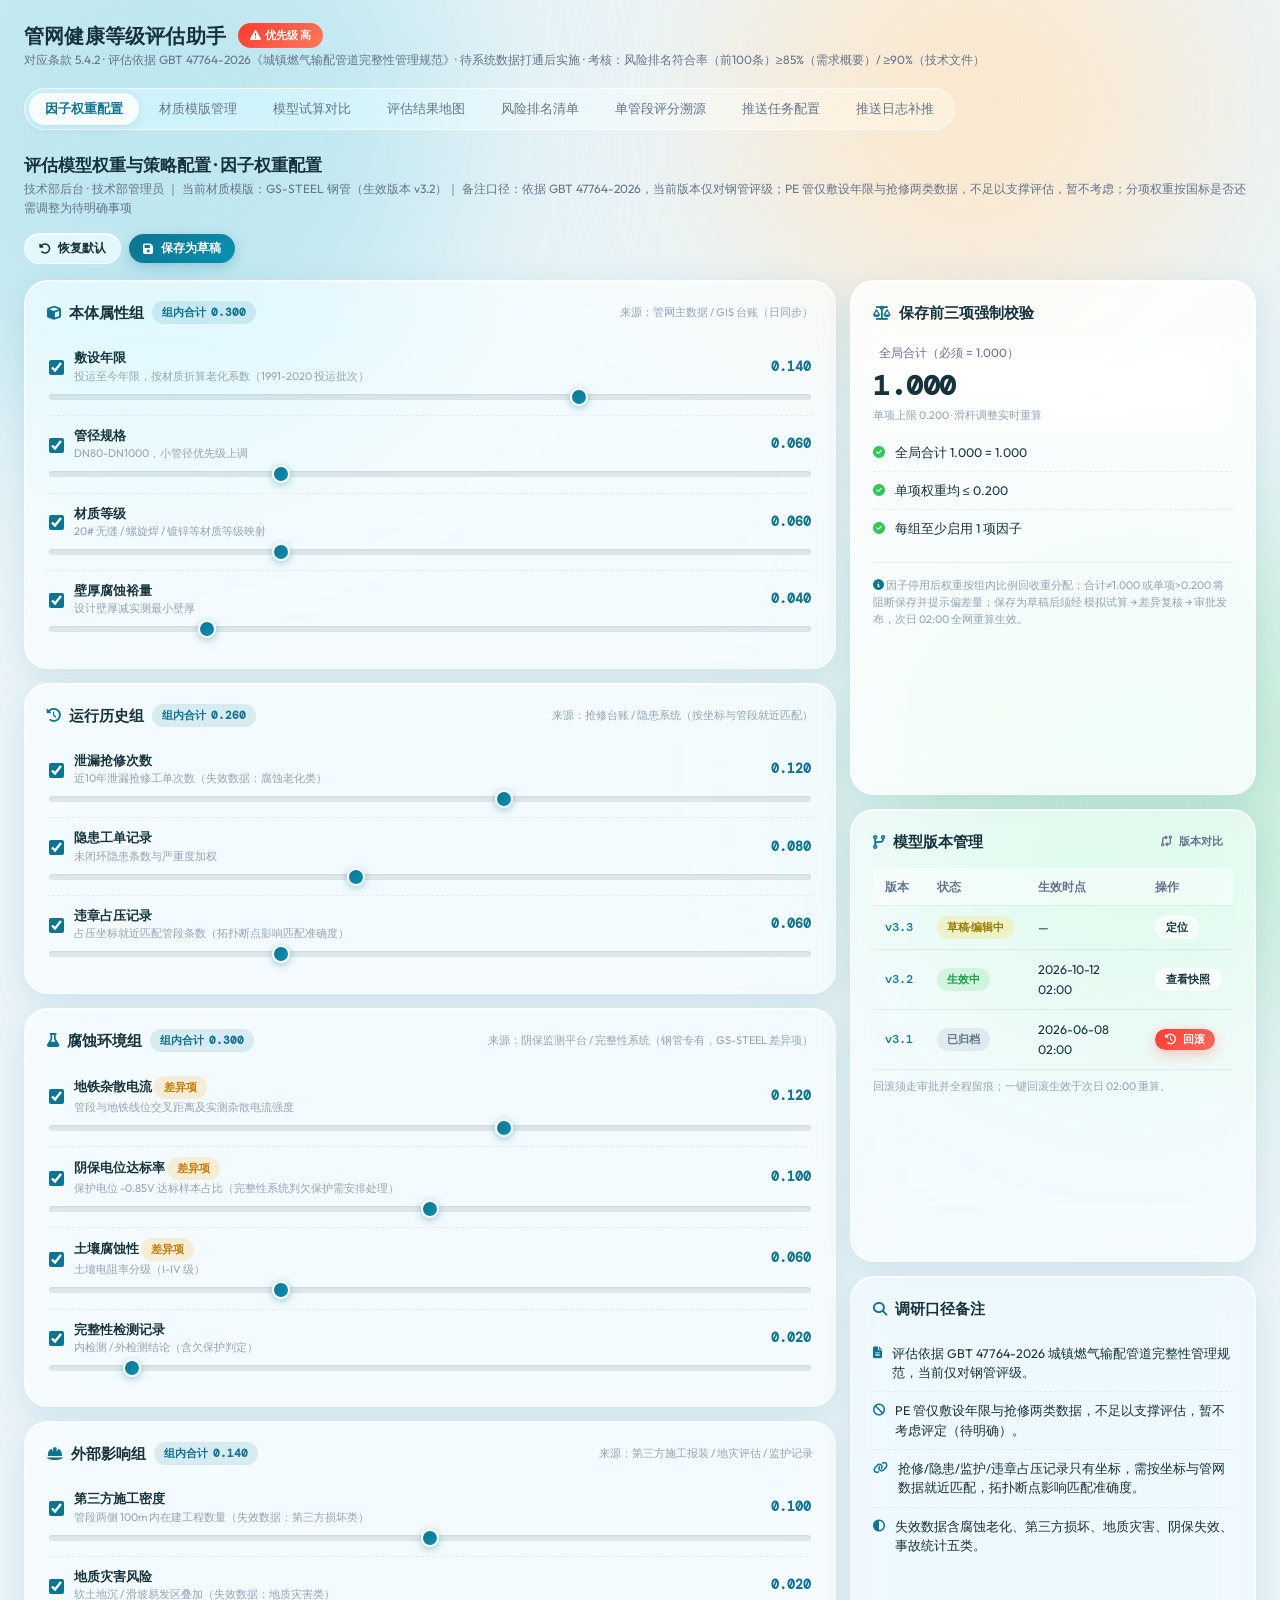
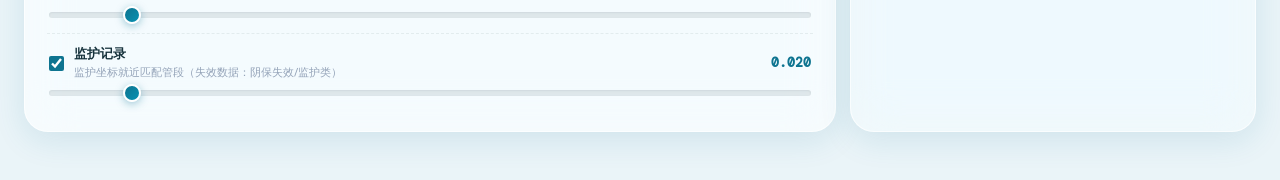
<file: modules/m02-health.html>
<!DOCTYPE html>
<html lang="zh-CN">
<head>
<meta charset="UTF-8">
<meta name="viewport" content="width=device-width, initial-scale=1.0">
<title>管网健康等级评估助手 · M02 · 杭州燃气管网运营智能体平台</title>
<link href="https://fonts.googleapis.com/css2?family=Outfit:wght@400;500;600;700&family=DM+Mono:wght@400;500&display=swap" rel="stylesheet">
<link rel="stylesheet" href="https://cdnjs.cloudflare.com/ajax/libs/font-awesome/6.5.1/css/all.min.css">
<link rel="stylesheet" href="../styles/liquid-glass.css">
<style>
/* ============ m02 页内微调（仅滑杆玻璃样式与本页局部布局，不覆盖全局组件） ============ */
input[type=range].wslider{-webkit-appearance:none;appearance:none;width:100%;height:6px;border-radius:6px;background:rgba(22,50,60,.10);outline:none;box-shadow:inset 0 1px 2px rgba(22,50,60,.08);}
input[type=range].wslider::-webkit-slider-thumb{-webkit-appearance:none;width:18px;height:18px;border-radius:50%;background:linear-gradient(135deg,var(--c-primary),var(--c-primary-hi));border:2px solid #fff;box-shadow:0 2px 8px rgba(14,116,144,.4);cursor:pointer;}
input[type=range].wslider::-moz-range-thumb{width:15px;height:15px;border-radius:50%;background:var(--c-primary);border:2px solid #fff;cursor:pointer;}
.wrow{padding:10px 2px;border-bottom:1px dashed var(--c-line);}
.wrow:last-child{border-bottom:none;}
.wrow.off{opacity:.45;}
.wrow-top{display:flex;align-items:center;gap:10px;}
.wmeta{flex:1;min-width:0;}
.wname{font-size:12.5px;font-weight:600;}
.wval{font-size:13px;font-weight:700;color:var(--c-primary);min-width:52px;text-align:right;font-family:'DM Mono',monospace;}
.wtoggle{accent-color:var(--c-primary);width:15px;height:15px;cursor:pointer;flex-shrink:0;margin-top:2px;}
.tpl-children{display:grid;grid-template-columns:repeat(3,1fr);gap:14px;position:relative;padding-top:24px;margin-top:8px;}
.tpl-children:before{content:'';position:absolute;top:6px;left:16.5%;right:16.5%;height:2px;background:rgba(14,116,144,.28);}
.tpl-node{position:relative;}
.tpl-node:before{content:'';position:absolute;top:-24px;left:50%;width:2px;height:24px;background:rgba(14,116,144,.28);}
.fact-row{padding:11px 0;border-bottom:1px dashed var(--c-line);}
.fact-row:last-child{border-bottom:none;}
.json-pre{font-family:'DM Mono',monospace;font-size:11px;line-height:1.7;background:rgba(255,255,255,.62);border:1px solid var(--c-line);border-radius:var(--radius-sm);padding:12px 14px;white-space:pre-wrap;word-break:break-all;color:var(--c-text);}
@media (max-width:1000px){.tpl-children{grid-template-columns:1fr;}}
</style>
</head>
<body>
<div class="ambient-blob"></div>

<div class="module-wrap">

  <!-- ===================== 模块顶部 ===================== -->
  <div class="module-top">
    <div>
      <div class="flex wrap" style="gap:12px;">
        <span class="module-title">管网健康等级评估助手</span>
        <span class="badge badge-high"><i class="fa-solid fa-triangle-exclamation"></i>优先级 高</span>
      </div>
      <div class="module-sub">对应条款 5.4.2 · 评估依据 GBT 47764-2026《城镇燃气输配管道完整性管理规范》· 待系统数据打通后实施 · 考核：风险排名符合率（前100条）≥85%（需求概要）/ ≥90%（技术文件）</div>
    </div>
  </div>

  <div class="seg" style="margin-bottom:18px;">
    <button class="seg-item active" data-view="v-评估模型权重与策略配置-因子权重配置" onclick="switchView('v-评估模型权重与策略配置-因子权重配置')">因子权重配置</button>
    <button class="seg-item" data-view="v-评估模型权重与策略配置-材质模版管理" onclick="switchView('v-评估模型权重与策略配置-材质模版管理')">材质模版管理</button>
    <button class="seg-item" data-view="v-评估模型权重与策略配置-模型试算与新旧对比" onclick="switchView('v-评估模型权重与策略配置-模型试算与新旧对比')">模型试算对比</button>
    <button class="seg-item" data-view="v-管网健康等级评估与风险排名-评估结果地图" onclick="switchView('v-管网健康等级评估与风险排名-评估结果地图')">评估结果地图</button>
    <button class="seg-item" data-view="v-管网健康等级评估与风险排名-风险排名清单" onclick="switchView('v-管网健康等级评估与风险排名-风险排名清单')">风险排名清单</button>
    <button class="seg-item" data-view="v-管网健康等级评估与风险排名-单管段评分溯源" onclick="switchView('v-管网健康等级评估与风险排名-单管段评分溯源')">单管段评分溯源</button>
    <button class="seg-item" data-view="v-评估结果数据推送与日志管理-推送任务配置" onclick="switchView('v-评估结果数据推送与日志管理-推送任务配置')">推送任务配置</button>
    <button class="seg-item" data-view="v-评估结果数据推送与日志管理-推送日志与人工补推" onclick="switchView('v-评估结果数据推送与日志管理-推送日志与人工补推')">推送日志补推</button>
  </div>

  <!-- ============================================================
       页面1：评估模型权重与策略配置 · 因子权重配置
       ============================================================ -->
  <section class="view active" id="v-评估模型权重与策略配置-因子权重配置">
    <div class="page-head">
      <div>
        <div class="page-title">评估模型权重与策略配置 · 因子权重配置</div>
        <div class="page-desc">技术部后台 · 技术部管理员 ｜ 当前材质模版：GS-STEEL 钢管（生效版本 v3.2）｜ 备注口径：依据 GBT 47764-2026，当前版本仅对钢管评级；PE 管仅敷设年限与抢修两类数据，不足以支撑评估，暂不考虑；分项权重按国标是否还需调整为待明确事项</div>
      </div>
      <div class="flex" style="gap:8px;">
        <button class="btn btn-glass btn-sm" onclick="resetWeights()"><i class="fa-solid fa-rotate-left"></i>恢复默认</button>
        <button class="btn btn-primary btn-sm" id="btn-save-w" onclick="saveDraft()"><i class="fa-solid fa-floppy-disk"></i>保存为草稿</button>
      </div>
    </div>

    <div class="alert-strip red" id="w-alert" style="display:none;">
      <i class="fa-solid fa-circle-exclamation"></i>
      <span id="w-alert-msg"></span>
    </div>

    <div class="grid g-main-side">
      <div class="grid">
        <!-- 本体属性组 -->
        <div class="glass-card">
          <div class="card-head">
            <div class="card-title"><i class="fa-solid fa-cube"></i>本体属性组<span class="tag tag-cyan">组内合计 <span class="mono" id="gsub-g1">0.300</span></span></div>
            <span class="tiny">来源：管网主数据 / GIS 台账（日同步）</span>
          </div>
          <div class="wrow" id="w-f1" data-group="g1" data-name="敷设年限">
            <div class="wrow-top">
              <input type="checkbox" class="wtoggle" checked onchange="toggleFactor(this,'w-f1')">
              <div class="wmeta"><div class="wname">敷设年限</div><div class="tiny">投运至今年限，按材质折算老化系数（1991-2020 投运批次）</div></div>
              <div class="wval">0.140</div>
            </div>
            <input type="range" class="wslider" min="0" max="0.2" step="0.001" value="0.140" data-def="0.140" oninput="wslide(this)">
          </div>
          <div class="wrow" id="w-f2" data-group="g1" data-name="管径规格">
            <div class="wrow-top">
              <input type="checkbox" class="wtoggle" checked onchange="toggleFactor(this,'w-f2')">
              <div class="wmeta"><div class="wname">管径规格</div><div class="tiny">DN80-DN1000，小管径优先级上调</div></div>
              <div class="wval">0.060</div>
            </div>
            <input type="range" class="wslider" min="0" max="0.2" step="0.001" value="0.060" data-def="0.060" oninput="wslide(this)">
          </div>
          <div class="wrow" id="w-f3" data-group="g1" data-name="材质等级">
            <div class="wrow-top">
              <input type="checkbox" class="wtoggle" checked onchange="toggleFactor(this,'w-f3')">
              <div class="wmeta"><div class="wname">材质等级</div><div class="tiny">20# 无缝 / 螺旋焊 / 镀锌等材质等级映射</div></div>
              <div class="wval">0.060</div>
            </div>
            <input type="range" class="wslider" min="0" max="0.2" step="0.001" value="0.060" data-def="0.060" oninput="wslide(this)">
          </div>
          <div class="wrow" id="w-f4" data-group="g1" data-name="壁厚腐蚀裕量">
            <div class="wrow-top">
              <input type="checkbox" class="wtoggle" checked onchange="toggleFactor(this,'w-f4')">
              <div class="wmeta"><div class="wname">壁厚腐蚀裕量</div><div class="tiny">设计壁厚减实测最小壁厚</div></div>
              <div class="wval">0.040</div>
            </div>
            <input type="range" class="wslider" min="0" max="0.2" step="0.001" value="0.040" data-def="0.040" oninput="wslide(this)">
          </div>
        </div>

        <!-- 运行历史组 -->
        <div class="glass-card">
          <div class="card-head">
            <div class="card-title"><i class="fa-solid fa-clock-rotate-left"></i>运行历史组<span class="tag tag-cyan">组内合计 <span class="mono" id="gsub-g2">0.260</span></span></div>
            <span class="tiny">来源：抢修台账 / 隐患系统（按坐标与管段就近匹配）</span>
          </div>
          <div class="wrow" id="w-f5" data-group="g2" data-name="泄漏抢修次数">
            <div class="wrow-top">
              <input type="checkbox" class="wtoggle" checked onchange="toggleFactor(this,'w-f5')">
              <div class="wmeta"><div class="wname">泄漏抢修次数</div><div class="tiny">近10年泄漏抢修工单次数（失效数据：腐蚀老化类）</div></div>
              <div class="wval">0.120</div>
            </div>
            <input type="range" class="wslider" min="0" max="0.2" step="0.001" value="0.120" data-def="0.120" oninput="wslide(this)">
          </div>
          <div class="wrow" id="w-f6" data-group="g2" data-name="隐患工单记录">
            <div class="wrow-top">
              <input type="checkbox" class="wtoggle" checked onchange="toggleFactor(this,'w-f6')">
              <div class="wmeta"><div class="wname">隐患工单记录</div><div class="tiny">未闭环隐患条数与严重度加权</div></div>
              <div class="wval">0.080</div>
            </div>
            <input type="range" class="wslider" min="0" max="0.2" step="0.001" value="0.080" data-def="0.080" oninput="wslide(this)">
          </div>
          <div class="wrow" id="w-f7" data-group="g2" data-name="违章占压记录">
            <div class="wrow-top">
              <input type="checkbox" class="wtoggle" checked onchange="toggleFactor(this,'w-f7')">
              <div class="wmeta"><div class="wname">违章占压记录</div><div class="tiny">占压坐标就近匹配管段条数（拓扑断点影响匹配准确度）</div></div>
              <div class="wval">0.060</div>
            </div>
            <input type="range" class="wslider" min="0" max="0.2" step="0.001" value="0.060" data-def="0.060" oninput="wslide(this)">
          </div>
        </div>

        <!-- 腐蚀环境组 -->
        <div class="glass-card">
          <div class="card-head">
            <div class="card-title"><i class="fa-solid fa-flask"></i>腐蚀环境组<span class="tag tag-cyan">组内合计 <span class="mono" id="gsub-g3">0.300</span></span></div>
            <span class="tiny">来源：阴保监测平台 / 完整性系统（钢管专有，GS-STEEL 差异项）</span>
          </div>
          <div class="wrow" id="w-f8" data-group="g3" data-name="地铁杂散电流">
            <div class="wrow-top">
              <input type="checkbox" class="wtoggle" checked onchange="toggleFactor(this,'w-f8')">
              <div class="wmeta"><div class="wname">地铁杂散电流 <span class="tag tag-accent">差异项</span></div><div class="tiny">管段与地铁线位交叉距离及实测杂散电流强度</div></div>
              <div class="wval">0.120</div>
            </div>
            <input type="range" class="wslider" min="0" max="0.2" step="0.001" value="0.120" data-def="0.120" oninput="wslide(this)">
          </div>
          <div class="wrow" id="w-f9" data-group="g3" data-name="阴保电位达标率">
            <div class="wrow-top">
              <input type="checkbox" class="wtoggle" checked onchange="toggleFactor(this,'w-f9')">
              <div class="wmeta"><div class="wname">阴保电位达标率 <span class="tag tag-accent">差异项</span></div><div class="tiny">保护电位 -0.85V 达标样本占比（完整性系统判欠保护需安排处理）</div></div>
              <div class="wval">0.100</div>
            </div>
            <input type="range" class="wslider" min="0" max="0.2" step="0.001" value="0.100" data-def="0.100" oninput="wslide(this)">
          </div>
          <div class="wrow" id="w-f10" data-group="g3" data-name="土壤腐蚀性">
            <div class="wrow-top">
              <input type="checkbox" class="wtoggle" checked onchange="toggleFactor(this,'w-f10')">
              <div class="wmeta"><div class="wname">土壤腐蚀性 <span class="tag tag-accent">差异项</span></div><div class="tiny">土壤电阻率分级（I-IV 级）</div></div>
              <div class="wval">0.060</div>
            </div>
            <input type="range" class="wslider" min="0" max="0.2" step="0.001" value="0.060" data-def="0.060" oninput="wslide(this)">
          </div>
          <div class="wrow" id="w-f11" data-group="g3" data-name="完整性检测记录">
            <div class="wrow-top">
              <input type="checkbox" class="wtoggle" checked onchange="toggleFactor(this,'w-f11')">
              <div class="wmeta"><div class="wname">完整性检测记录</div><div class="tiny">内检测 / 外检测结论（含欠保护判定）</div></div>
              <div class="wval">0.020</div>
            </div>
            <input type="range" class="wslider" min="0" max="0.2" step="0.001" value="0.020" data-def="0.020" oninput="wslide(this)">
          </div>
        </div>

        <!-- 外部影响组 -->
        <div class="glass-card">
          <div class="card-head">
            <div class="card-title"><i class="fa-solid fa-helmet-safety"></i>外部影响组<span class="tag tag-cyan">组内合计 <span class="mono" id="gsub-g4">0.140</span></span></div>
            <span class="tiny">来源：第三方施工报装 / 地灾评估 / 监护记录</span>
          </div>
          <div class="wrow" id="w-f12" data-group="g4" data-name="第三方施工密度">
            <div class="wrow-top">
              <input type="checkbox" class="wtoggle" checked onchange="toggleFactor(this,'w-f12')">
              <div class="wmeta"><div class="wname">第三方施工密度</div><div class="tiny">管段两侧 100m 内在建工程数量（失效数据：第三方损坏类）</div></div>
              <div class="wval">0.100</div>
            </div>
            <input type="range" class="wslider" min="0" max="0.2" step="0.001" value="0.100" data-def="0.100" oninput="wslide(this)">
          </div>
          <div class="wrow" id="w-f13" data-group="g4" data-name="地质灾害风险">
            <div class="wrow-top">
              <input type="checkbox" class="wtoggle" checked onchange="toggleFactor(this,'w-f13')">
              <div class="wmeta"><div class="wname">地质灾害风险</div><div class="tiny">软土地沉 / 滑坡易发区叠加（失效数据：地质灾害类）</div></div>
              <div class="wval">0.020</div>
            </div>
            <input type="range" class="wslider" min="0" max="0.2" step="0.001" value="0.020" data-def="0.020" oninput="wslide(this)">
          </div>
          <div class="wrow" id="w-f14" data-group="g4" data-name="监护记录">
            <div class="wrow-top">
              <input type="checkbox" class="wtoggle" checked onchange="toggleFactor(this,'w-f14')">
              <div class="wmeta"><div class="wname">监护记录</div><div class="tiny">监护坐标就近匹配管段（失效数据：阴保失效/监护类）</div></div>
              <div class="wval">0.020</div>
            </div>
            <input type="range" class="wslider" min="0" max="0.2" step="0.001" value="0.020" data-def="0.020" oninput="wslide(this)">
          </div>
        </div>
      </div>

      <!-- 右列：校验卡 + 版本管理 + 调研备注 -->
      <div class="grid">
        <div class="glass-card strong">
          <div class="card-head">
            <div class="card-title"><i class="fa-solid fa-scale-balanced"></i>保存前三项强制校验</div>
          </div>
          <div class="stat-card soft" style="border:none;box-shadow:none;background:transparent;padding:6px 0 10px;">
            <div class="stat-label"><i class="fa-solid fa-sigma"></i>全局合计（必须 = 1.000）</div>
            <div class="stat-value" id="w-total">1.000</div>
            <div class="stat-sub">单项上限 0.200 · 滑杆调整实时重算</div>
          </div>
          <ul class="icon-list">
            <li id="chk1"><i class="fa-solid fa-circle-check" style="color:var(--c-ok)"></i>全局合计 1.000 = 1.000</li>
            <li id="chk2"><i class="fa-solid fa-circle-check" style="color:var(--c-ok)"></i>单项权重均 ≤ 0.200</li>
            <li id="chk3"><i class="fa-solid fa-circle-check" style="color:var(--c-ok)"></i>每组至少启用 1 项因子</li>
          </ul>
          <div class="divider"></div>
          <div class="tiny"><i class="fa-solid fa-circle-info" style="color:var(--c-primary)"></i> 因子停用后权重按组内比例回收重分配；合计≠1.000 或单项&gt;0.200 将阻断保存并提示偏差量；保存为草稿后须经 模拟试算 → 差异复核 → 审批发布，次日 02:00 全网重算生效。</div>
        </div>

        <div class="glass-card">
          <div class="card-head">
            <div class="card-title"><i class="fa-solid fa-code-branch"></i>模型版本管理</div>
            <button class="btn btn-ghost btn-xs" onclick="showToast('版本对比：v3.3 草稿 vs v3.2 生效中，共 3 项因子权重存在差异')"><i class="fa-solid fa-code-compare"></i>版本对比</button>
          </div>
          <div class="table-scroll">
            <table class="glass-table">
              <thead><tr><th>版本</th><th>状态</th><th>生效时点</th><th>操作</th></tr></thead>
              <tbody>
                <tr><td class="mono">v3.3</td><td><span class="tag tag-yellow">草稿·编辑中</span></td><td>—</td><td><button class="btn btn-glass btn-xs" onclick="showToast('v3.3 草稿已定位到当前编辑区')">定位</button></td></tr>
                <tr><td class="mono">v3.2</td><td><span class="tag tag-green">生效中</span></td><td>2026-10-12 02:00</td><td><button class="btn btn-glass btn-xs" onclick="showToast('已生成 v3.2 只读副本，可查看其因子快照')">查看快照</button></td></tr>
                <tr><td class="mono">v3.1</td><td><span class="tag tag-gray">已归档</span></td><td>2026-06-08 02:00</td><td><button class="btn btn-danger btn-xs" onclick="openModal('m-rollback')"><i class="fa-solid fa-clock-rotate-left"></i>回滚</button></td></tr>
              </tbody>
            </table>
          </div>
          <div class="tiny mt-8">回滚须走审批并全程留痕；一键回滚生效于次日 02:00 重算。</div>
        </div>

        <div class="glass-card soft">
          <div class="card-head"><div class="card-title"><i class="fa-solid fa-magnifying-glass"></i>调研口径备注</div></div>
          <ul class="icon-list">
            <li><i class="fa-solid fa-file-lines"></i>评估依据 GBT 47764-2026 城镇燃气输配管道完整性管理规范，当前仅对钢管评级。</li>
            <li><i class="fa-solid fa-ban"></i>PE 管仅敷设年限与抢修两类数据，不足以支撑评估，暂不考虑评定（待明确）。</li>
            <li><i class="fa-solid fa-link"></i>抢修/隐患/监护/违章占压记录只有坐标，需按坐标与管网数据就近匹配，拓扑断点影响匹配准确度。</li>
            <li><i class="fa-solid fa-circle-half-stroke"></i>失效数据含腐蚀老化、第三方损坏、地质灾害、阴保失效、事故统计五类。</li>
          </ul>
        </div>
      </div>
    </div>

    <!-- 弹窗：保存确认 -->
    <div class="modal-mask" id="m-save" onclick="if(event.target===this)closeModal('m-save')">
      <div class="glass-modal">
        <div class="modal-head">
          <div class="modal-title"><i class="fa-solid fa-floppy-disk"></i>确认保存草稿 v3.3</div>
          <button class="modal-close" onclick="closeModal('m-save')"><i class="fa-solid fa-xmark"></i></button>
        </div>
        <div class="modal-body">
          <div class="kv">
            <dt>校验结果</dt><dd><span class="tag tag-green"><i class="fa-solid fa-check"></i>三项强制校验全部通过</span></dd>
            <dt>模版</dt><dd>GS-STEEL 钢管模版</dd>
            <dt>生效流程</dt><dd>模拟试算 → 差异复核 → 审批发布</dd>
            <dt>生效时点</dt><dd>审批通过后次日 02:00 全网重算生效</dd>
            <dt>操作留痕</dt><dd>操作人 陈*明（技术部管理员）· 2026-10-28 10:12</dd>
          </div>
        </div>
        <div class="modal-foot">
          <button class="btn btn-glass" onclick="closeModal('m-save')">取消</button>
          <button class="btn btn-primary" onclick="confirmSaveDraft()"><i class="fa-solid fa-check"></i>确认保存</button>
        </div>
      </div>
    </div>

    <!-- 弹窗：保存阻断（红色阻断 · 仅两条出路） -->
    <div class="modal-mask" id="m-block-save" onclick="if(event.target===this)closeModal('m-block-save')">
      <div class="glass-modal blocking" style="width:520px;">
        <div class="blocking-strip"><i class="fa-solid fa-ban"></i>保存阻断 · SAVE BLOCKED</div>
        <div class="modal-head">
          <div class="modal-title"><i class="fa-solid fa-circle-exclamation" style="color:var(--c-danger)"></i>强制校验未通过</div>
          <button class="modal-close" onclick="closeModal('m-block-save')"><i class="fa-solid fa-xmark"></i></button>
        </div>
        <div class="modal-body">
          <div class="alert-strip red" style="margin-bottom:10px;">
            <i class="fa-solid fa-triangle-exclamation"></i>
            <span id="block-dev">全局合计 1.000 ≠ 1.000，偏差 +0.000</span>
          </div>
          <div class="tiny">依据保存前三项强制校验规则，合计≠1.000 或单项权重&gt;0.200 时阻断保存。请返回调整滑杆，或使用「按比例归一」自动将启用因子权重等比缩放至合计 1.000。</div>
        </div>
        <div class="modal-foot">
          <button class="btn btn-glass" onclick="closeModal('m-block-save')"><i class="fa-solid fa-sliders"></i>返回调整</button>
          <button class="btn btn-danger" onclick="balanceWeights()"><i class="fa-solid fa-scale-balanced"></i>按比例归一至 1.000</button>
        </div>
      </div>
    </div>

    <!-- 弹窗：回滚确认（红色阻断 · 仅两条出路） -->
    <div class="modal-mask" id="m-rollback" onclick="if(event.target===this)closeModal('m-rollback')">
      <div class="glass-modal blocking" style="width:520px;">
        <div class="blocking-strip"><i class="fa-solid fa-clock-rotate-left"></i>版本回滚 · 须审批留痕</div>
        <div class="modal-head">
          <div class="modal-title"><i class="fa-solid fa-circle-exclamation" style="color:var(--c-danger)"></i>回滚至 v3.1（已归档）</div>
          <button class="modal-close" onclick="closeModal('m-rollback')"><i class="fa-solid fa-xmark"></i></button>
        </div>
        <div class="modal-body">
          <div class="kv">
            <dt>回滚目标</dt><dd>v3.1（2026-06-08 02:00 生效版本）</dd>
            <dt>影响范围</dt><dd>全网 6,632 段钢管评分将于次日 02:00 按 v3.1 重算</dd>
            <dt>留痕要求</dt><dd>回滚走审批并全程留痕，不可绕过</dd>
          </div>
        </div>
        <div class="modal-foot">
          <button class="btn btn-glass" onclick="closeModal('m-rollback')">取消</button>
          <button class="btn btn-danger" onclick="confirmRollback()"><i class="fa-solid fa-check"></i>提交回滚审批</button>
        </div>
      </div>
    </div>
  </section>

  <!-- ============================================================
       页面2：评估模型权重与策略配置 · 材质模版管理
       ============================================================ -->
  <section class="view" id="v-评估模型权重与策略配置-材质模版管理">
    <div class="page-head">
      <div>
        <div class="page-title">评估模型权重与策略配置 · 材质模版管理</div>
        <div class="page-desc">技术部后台 · 技术部管理员 ｜ 四套材质模版（基础 / 钢管 / PE / 铸铁）继承管理，子模版只维护差异项，因子集合与材质失效机理一一对应</div>
      </div>
      <button class="btn btn-primary btn-sm" onclick="openModal('m-tpl-new')"><i class="fa-solid fa-plus"></i>新建材质模版</button>
    </div>

    <div class="grid g-main-side">
      <!-- 左：继承关系树 -->
      <div class="glass-card">
        <div class="card-head">
          <div class="card-title"><i class="fa-solid fa-sitemap"></i>模版继承关系树</div>
          <span class="tiny">标注口径：<span class="tag tag-accent" style="margin:0 4px;">差异项</span>子模版自定义 ·<span class="tag tag-gray" style="margin:0 4px;">继承项</span>自动继承父模版</span>
        </div>
        <div style="max-width:360px;margin:0 auto;">
          <div class="glass-card strong" style="text-align:center;">
            <div class="flex-between">
              <span class="wname"><i class="fa-solid fa-cube" style="color:var(--c-primary)"></i> GS-BASE 基础模版</span>
              <span class="tag tag-green">生效 v3.2</span>
            </div>
            <div class="tiny mt-8">适用材质：全部 ｜ 14 项通用因子 ｜ 差异因子数 0</div>
            <button class="btn btn-glass btn-xs mt-8" onclick="showToast('GS-BASE 为根模版，调整后各子模版继承项同步更新、差异项不变')"><i class="fa-solid fa-eye"></i>查看基础因子</button>
          </div>
        </div>
        <div class="tpl-children">
          <div class="tpl-node">
            <div class="glass-card">
              <div class="flex-between"><span class="wname">GS-STEEL 钢管</span><span class="tag tag-green">生效 v3.2</span></div>
              <div class="tiny mt-8">差异因子数 3（腐蚀三项）</div>
              <div class="mt-8" style="display:flex;flex-wrap:wrap;gap:5px;">
                <span class="tag tag-accent">地铁杂散电流 0.12</span>
                <span class="tag tag-accent">阴保电位达标率 0.10</span>
                <span class="tag tag-accent">土壤腐蚀性 0.06</span>
                <span class="tag tag-gray">其余 11 项继承</span>
              </div>
              <button class="btn btn-primary btn-xs mt-8" onclick="setTplDiff('steel');openModal('m-tpl-diff')"><i class="fa-solid fa-sliders"></i>配置差异项</button>
            </div>
          </div>
          <div class="tpl-node">
            <div class="glass-card">
              <div class="flex-between"><span class="wname">GS-PE 聚乙烯</span><span class="tag tag-yellow">灰度·暂缓</span></div>
              <div class="tiny mt-8">差异因子数 2（专有项）</div>
              <div class="mt-8" style="display:flex;flex-wrap:wrap;gap:5px;">
                <span class="tag tag-accent">熔接接口质量 0.08</span>
                <span class="tag tag-accent">第三方施工密度提至 0.20</span>
                <span class="tag tag-gray">腐蚀组置灰</span>
              </div>
              <button class="btn btn-glass btn-xs mt-8" onclick="setTplDiff('pe');openModal('m-tpl-diff')"><i class="fa-solid fa-sliders"></i>配置差异项</button>
            </div>
          </div>
          <div class="tpl-node">
            <div class="glass-card">
              <div class="flex-between"><span class="wname">GS-CI 铸铁</span><span class="tag tag-green">生效 v2.6</span></div>
              <div class="tiny mt-8">差异因子数 1（新增项）</div>
              <div class="mt-8" style="display:flex;flex-wrap:wrap;gap:5px;">
                <span class="tag tag-accent">接口填料老化 0.09</span>
                <span class="tag tag-gray">其余 13 项继承</span>
              </div>
              <button class="btn btn-glass btn-xs mt-8" onclick="setTplDiff('ci');openModal('m-tpl-diff')"><i class="fa-solid fa-sliders"></i>配置差异项</button>
            </div>
          </div>
        </div>
        <div class="alert-strip cyan mt-14" style="margin-bottom:0;">
          <i class="fa-solid fa-circle-info"></i>
          <span>子模版未声明因子自动继承父模版；GS-BASE 调整后继承项同步更新、差异项不变；管段按主数据材质字段自动匹配模版，材质变更（如铸铁改 PE）在次日重算时自动切换。</span>
        </div>
      </div>

      <!-- 右：失效机理 + 待明确 -->
      <div class="grid">
        <div class="glass-card">
          <div class="card-head"><div class="card-title"><i class="fa-solid fa-microscope"></i>材质失效机理对照</div></div>
          <ul class="icon-list">
            <li><i class="fa-solid fa-bolt"></i><div><b>钢管</b>：腐蚀老化（地铁杂散电流 / 阴保失效 / 土壤腐蚀性）— 对应 GBT 47764-2026 完整性管理<span class="tag tag-cyan" style="margin-left:6px;">当前唯一评级口径</span></div></li>
            <li><i class="fa-solid fa-fire"></i><div><b>PE 管</b>：第三方损坏 / 熔接接口质量 — 仅敷设年限与抢修两类数据，不足以支撑评估（调研结论）</div></li>
            <li><i class="fa-solid fa-gears"></i><div><b>铸铁管</b>：接口填料老化 / 脆性断裂 — 灰度试算口径</div></li>
            <li><i class="fa-solid fa-shield-halved"></i><div><b>通用</b>：第三方施工、地质灾害、占压与监护就近匹配</div></li>
          </ul>
        </div>
        <div class="glass-card soft">
          <div class="card-head"><div class="card-title"><i class="fa-solid fa-clipboard-question"></i>待明确事项</div></div>
          <ul class="icon-list">
            <li><i class="fa-solid fa-circle-question"></i>分项权重按国标（GBT 47764-2026）是否还需调整。</li>
            <li><i class="fa-solid fa-circle-question"></i>PE 管是否需要评定（当前数据不支撑，暂不考虑）。</li>
          </ul>
          <div class="divider"></div>
          <div class="tiny">调研备注：失效数据含腐蚀老化、第三方损坏、地质灾害、阴保失效、事故统计五类；完整性系统判欠保护管段需安排处理。</div>
        </div>
      </div>
    </div>

    <!-- 弹窗：差异项配置 -->
    <div class="modal-mask" id="m-tpl-diff" onclick="if(event.target===this)closeModal('m-tpl-diff')">
      <div class="glass-modal">
        <div class="modal-head">
          <div class="modal-title"><i class="fa-solid fa-sliders"></i><span id="tpl-diff-title">GS-STEEL 钢管模版 · 差异项配置</span></div>
          <button class="modal-close" onclick="closeModal('m-tpl-diff')"><i class="fa-solid fa-xmark"></i></button>
        </div>
        <div class="modal-body">
          <div id="tpldiff-steel">
            <div class="alert-strip cyan"><i class="fa-solid fa-sitemap"></i><span>差异项 3 项，其余 11 项自动继承 GS-BASE；继承项在父模版调整后同步更新。</span></div>
            <ul class="icon-list">
              <li><i class="fa-solid fa-bolt"></i><div><b>地铁杂散电流</b> 权重 <span class="mono">0.120</span> · 钢管腐蚀老化失效机理专有因子，取自阴保监测平台</div></li>
              <li><i class="fa-solid fa-battery-half"></i><div><b>阴保电位达标率</b> 权重 <span class="mono">0.100</span> · 完整性系统判欠保护管段需安排处理</div></li>
              <li><i class="fa-solid fa-flask"></i><div><b>土壤腐蚀性</b> 权重 <span class="mono">0.060</span> · 土壤电阻率 I-IV 级映射</div></li>
            </ul>
          </div>
          <div id="tpldiff-pe" style="display:none;">
            <div class="alert-strip orange"><i class="fa-solid fa-triangle-exclamation"></i><span>PE 管仅敷设年限与抢修两类数据，不足以支撑评估，当前为灰度暂缓口径（调研结论，是否评定待明确）。</span></div>
            <ul class="icon-list">
              <li><i class="fa-solid fa-circle-nodes"></i><div><b>熔接接口质量</b> 权重 <span class="mono">0.080</span> · PE 专有差异项</div></li>
              <li><i class="fa-solid fa-helmet-safety"></i><div><b>第三方施工密度</b> 权重提高至 <span class="mono">0.200</span> · PE 失效以第三方损坏为主</div></li>
              <li><i class="fa-solid fa-flask"></i><div><b>腐蚀环境组</b> · 置灰停用（PE 不适用腐蚀机理）</div></li>
            </ul>
          </div>
          <div id="tpldiff-ci" style="display:none;">
            <div class="alert-strip cyan"><i class="fa-solid fa-sitemap"></i><span>差异项 1 项新增，其余 13 项继承 GS-BASE；灰度试算口径。</span></div>
            <ul class="icon-list">
              <li><i class="fa-solid fa-gears"></i><div><b>接口填料老化</b> 权重 <span class="mono">0.090</span> · 铸铁管机械接口填料老化专有因子</div></li>
              <li><i class="fa-solid fa-link"></i><div><b>继承项</b> · 本体属性 / 运行历史 / 外部影响三组同步 GS-BASE</div></li>
            </ul>
          </div>
        </div>
        <div class="modal-foot">
          <button class="btn btn-glass" onclick="closeModal('m-tpl-diff')">关闭</button>
          <button class="btn btn-primary" onclick="closeModal('m-tpl-diff');showToast('差异项已保存至草稿模版，须影子试算复核后发布生效')"><i class="fa-solid fa-check"></i>保存差异项</button>
        </div>
      </div>
    </div>

    <!-- 弹窗：新建材质模版 -->
    <div class="modal-mask" id="m-tpl-new" onclick="if(event.target===this)closeModal('m-tpl-new')">
      <div class="glass-modal">
        <div class="modal-head">
          <div class="modal-title"><i class="fa-solid fa-plus"></i>新建材质模版</div>
          <button class="modal-close" onclick="closeModal('m-tpl-new')"><i class="fa-solid fa-xmark"></i></button>
        </div>
        <div class="modal-body">
          <div class="form-row">
            <div>
              <label class="form-label">模版名称 <span class="req">*</span></label>
              <input type="text" class="form-input" placeholder="如 GS-STEEL-X 钢管（地铁密集区）" id="tpl-new-name">
            </div>
            <div>
              <label class="form-label">适用材质 <span class="req">*</span></label>
              <select class="form-select" id="tpl-new-mat">
                <option>钢管</option><option>PE 管（灰度）</option><option>铸铁管</option>
              </select>
            </div>
          </div>
          <div class="mt-14">
            <label class="form-label">继承父模版</label>
            <select class="form-select" style="width:100%;">
              <option>GS-BASE 基础模版（14 项通用因子）</option>
              <option>GS-STEEL 钢管模版（继承腐蚀三项差异）</option>
              <option>GS-CI 铸铁模版（继承接口填料老化）</option>
            </select>
          </div>
          <div class="tiny mt-14"><i class="fa-solid fa-circle-info" style="color:var(--c-primary)"></i> 新模版创建后仅维护差异项，未声明因子自动继承父模版；管段按主数据材质字段自动匹配，材质变更在次日重算时自动切换。</div>
        </div>
        <div class="modal-foot">
          <button class="btn btn-glass" onclick="closeModal('m-tpl-new')">取消</button>
          <button class="btn btn-primary" onclick="confirmTplNew()"><i class="fa-solid fa-check"></i>创建模版</button>
        </div>
      </div>
    </div>
  </section>

  <!-- ============================================================
       页面3：评估模型权重与策略配置 · 模型试算与新旧对比
       ============================================================ -->
  <section class="view" id="v-评估模型权重与策略配置-模型试算与新旧对比">
    <div class="page-head">
      <div>
        <div class="page-title">评估模型权重与策略配置 · 模型试算与新旧对比（影子试算）</div>
        <div class="page-desc">技术部后台 · 技术部管理员 / 技术部负责人 ｜ 影子环境按草稿配置全网试算（同一代码 + 同一数据快照），结果写独立试算表、不影响在用评分</div>
      </div>
      <div class="flex" style="gap:8px;">
        <button class="btn btn-glass btn-sm" onclick="showToast('影子试算已启动：读取 2026-10-27 数据快照，全网 6,632 段，预计约 12 分钟完成')"><i class="fa-solid fa-play"></i>发起影子试算</button>
        <button class="btn btn-glass btn-sm" onclick="showToast('前100条新旧对比明细已导出（快照 2026-10-27）')"><i class="fa-solid fa-file-export"></i>导出对比明细</button>
      </div>
    </div>

    <div class="grid g-4 mb-14">
      <div class="stat-card">
        <div class="stat-label"><i class="fa-solid fa-layer-group"></i>前100条留存率（阈值 ≥70%）</div>
        <div class="stat-value orange">68.4%</div>
        <div class="stat-sub">留存 68 条 · 新进入 32 条</div>
      </div>
      <div class="stat-card">
        <div class="stat-label"><i class="fa-solid fa-arrow-right-arrow-left"></i>新进入条数</div>
        <div class="stat-value accent">32</div>
        <div class="stat-sub">跌出 32 条（旧前100）</div>
      </div>
      <div class="stat-card">
        <div class="stat-label"><i class="fa-solid fa-chart-line"></i>排名秩相关系数（Spearman ≥0.80）</div>
        <div class="stat-value red">0.79</div>
        <div class="stat-sub">低于 0.80 · 判定剧烈变动</div>
      </div>
      <div class="stat-card">
        <div class="stat-label"><i class="fa-solid fa-palette"></i>四色分级变动占比</div>
        <div class="stat-value blue">8.7%</div>
        <div class="stat-sub">577 段变色（红→橙 61 / 橙→黄 396 / 黄→蓝 120）</div>
      </div>
    </div>

    <div class="alert-strip orange" id="trial-alert">
      <i class="fa-solid fa-triangle-exclamation"></i>
      <span id="trial-alert-msg">留存率 68.4% &lt; 70% 且秩相关系数 0.79 &lt; 0.80，判定为剧烈变动：强制人工差异复核后方可提交审批，当前「提交审批」已阻断。</span>
      <button class="btn btn-accent btn-sm" style="margin-left:auto;" onclick="markReviewed()"><i class="fa-solid fa-user-check"></i>完成人工差异复核</button>
    </div>

    <div class="glass-card">
      <div class="card-head">
        <div class="card-title"><i class="fa-solid fa-table-columns"></i>前100条逐条新旧对比（节选 · 草稿 v3.3 vs 生效 v3.2）</div>
        <span class="tiny">数据快照 2026-10-27 · 试算时点 2026-10-28 09:40 · 影子库独立存放</span>
      </div>
      <div class="table-scroll">
        <table class="glass-table">
          <thead><tr><th>新排名</th><th>管段编号</th><th>综合得分（新）</th><th>旧排名</th><th>排名位移</th><th>变动原因</th><th>状态</th></tr></thead>
          <tbody>
            <tr><td class="mono">1</td><td class="mono">GD-1991-0336</td><td class="mono">92.4</td><td class="mono">2</td><td><span style="color:var(--c-danger);"><i class="fa-solid fa-arrow-up"></i> 1</span></td><td class="tiny">地铁杂散电流权重 0.10 → 0.12</td><td><span class="tag tag-red">留存</span></td></tr>
            <tr><td class="mono">2</td><td class="mono">GD-1993-0718</td><td class="mono">91.8</td><td class="mono">1</td><td><span style="color:var(--c-ok);"><i class="fa-solid fa-arrow-down"></i> 1</span></td><td class="tiny">阴保电位达标率权重不变·快照更新</td><td><span class="tag tag-red">留存</span></td></tr>
            <tr><td class="mono">3</td><td class="mono">GD-1998-0512</td><td class="mono">90.7</td><td class="mono">5</td><td><span style="color:var(--c-danger);"><i class="fa-solid fa-arrow-up"></i> 2</span></td><td class="tiny">杂散电流交叉段数据就近匹配修正</td><td><span class="tag tag-red">留存</span></td></tr>
            <tr><td class="mono">4</td><td class="mono">GD-2001-0244</td><td class="mono">89.9</td><td class="mono">9</td><td><span style="color:var(--c-danger);"><i class="fa-solid fa-arrow-up"></i> 5</span></td><td class="tiny">第三方施工密度权重 0.08 → 0.10</td><td><span class="tag tag-red">留存</span></td></tr>
            <tr><td class="mono">5</td><td class="mono">GD-2003-0108</td><td class="mono">89.3</td><td class="mono">12</td><td><span style="color:var(--c-danger);"><i class="fa-solid fa-arrow-up"></i> 7</span></td><td class="tiny">土壤腐蚀性权重 0.05 → 0.06</td><td><span class="tag tag-red">留存</span></td></tr>
            <tr><td class="mono">6</td><td class="mono">GD-2008-0329</td><td class="mono">88.6</td><td class="mono">15</td><td><span style="color:var(--c-danger);"><i class="fa-solid fa-arrow-up"></i> 9</span></td><td class="tiny">泄漏抢修次数权重 0.10 → 0.12</td><td><span class="tag tag-red">留存</span></td></tr>
            <tr><td class="mono">7</td><td class="mono">GD-2010-0664</td><td class="mono">88.0</td><td class="mono">22</td><td><span style="color:var(--c-danger);"><i class="fa-solid fa-arrow-up"></i> 15</span></td><td class="tiny">滨江站在监工地新叠加 3 处</td><td><span class="tag tag-red">留存</span></td></tr>
            <tr><td class="mono">8</td><td class="mono">GD-2013-0019</td><td class="mono">87.2</td><td class="mono">8</td><td><span style="color:var(--c-ok);"><i class="fa-solid fa-arrow-down"></i> 5</span></td><td class="tiny">完整性检测记录权重 0.03 → 0.02</td><td><span class="tag tag-red">留存</span></td></tr>
            <tr><td class="mono">9</td><td class="mono">GD-1992-0455</td><td class="mono">86.9</td><td class="mono">—</td><td><span class="tag tag-accent">新进入</span></td><td class="tiny">泄漏史 3 次，权重上调后秩上升</td><td><span class="tag tag-accent">新进入</span></td></tr>
            <tr><td class="mono">10</td><td class="mono">GD-1995-0644</td><td class="mono">89.3</td><td class="mono">6</td><td><span style="color:var(--c-ok);"><i class="fa-solid fa-arrow-down"></i> 4</span></td><td class="tiny">专家核验负样本·权重校正回落</td><td><span class="tag tag-red">留存</span></td></tr>
            <tr><td class="mono">11</td><td class="mono">GD-2015-0457</td><td class="mono">85.9</td><td class="mono">18</td><td><span style="color:var(--c-danger);"><i class="fa-solid fa-arrow-up"></i> 7</span></td><td class="tiny">监护记录就近匹配修正</td><td><span class="tag tag-orange">留存</span></td></tr>
            <tr><td class="mono">12</td><td class="mono">GD-1997-0820</td><td class="mono">85.3</td><td class="mono">—</td><td><span class="tag tag-accent">新进入</span></td><td class="tiny">投运 1997 · 隐患未闭环 2 条</td><td><span class="tag tag-accent">新进入</span></td></tr>
            <tr><td class="mono">…</td><td class="mono">GD-2020-0115（原 89 位）</td><td class="mono">—</td><td class="mono">89</td><td><span class="tag tag-gray">跌出</span></td><td class="tiny">管龄权重下调 0.16 → 0.14</td><td><span class="tag tag-gray">跌出</span></td></tr>
          </tbody>
        </table>
      </div>
      <div class="divider"></div>
      <div class="flex-between wrap">
        <div class="tiny">并列排序规则：得分并列时依次按泄漏史次数 → 运行年限 → 管径降序 → 管段编号升序，同一批数据两次计算结果一致。</div>
        <div class="flex" style="gap:8px;">
          <button class="btn btn-ghost btn-sm" onclick="showToast('回滚须走审批并留痕：已生成 v3.3 → v3.2 回滚申请单，等待技术部负责人审批')"><i class="fa-solid fa-clock-rotate-left"></i>一键回滚</button>
          <button class="btn btn-primary btn-sm disabled" id="btn-approve" onclick="submitApprove()"><i class="fa-solid fa-paper-plane"></i>提交审批发布</button>
        </div>
      </div>
    </div>

    <!-- 弹窗：提交审批 -->
    <div class="modal-mask" id="m-approve" onclick="if(event.target===this)closeModal('m-approve')">
      <div class="glass-modal">
        <div class="modal-head">
          <div class="modal-title"><i class="fa-solid fa-paper-plane"></i>提交审批发布 v3.3</div>
          <button class="modal-close" onclick="closeModal('m-approve')"><i class="fa-solid fa-xmark"></i></button>
        </div>
        <div class="modal-body">
          <div class="kv">
            <dt>试算结论</dt><dd><span class="tag tag-green"><i class="fa-solid fa-check"></i>人工差异复核已完成</span></dd>
            <dt>复核人</dt><dd>周*敏（技术部负责人）· 2026-10-28 10:36</dd>
            <dt>审批人</dt><dd>吴*华（总工程师）</dd>
            <dt>发布时点</dt><dd>审批通过后次日 02:00 全网重算生效</dd>
            <dt>影响范围</dt><dd>全网 6,632 段 · 前100清单预计变动 32 条</dd>
          </div>
        </div>
        <div class="modal-foot">
          <button class="btn btn-glass" onclick="closeModal('m-approve')">取消</button>
          <button class="btn btn-primary" onclick="confirmApprove()"><i class="fa-solid fa-check"></i>确认提交</button>
        </div>
      </div>
    </div>
  </section>

  <!-- ============================================================
       页面4：管网健康等级评估与风险排名 · 评估结果地图
       ============================================================ -->
  <section class="view" id="v-管网健康等级评估与风险排名-评估结果地图">
    <div class="page-head">
      <div>
        <div class="page-title">管网健康等级评估与风险排名 · 评估结果地图</div>
        <div class="page-desc">PC端 · 技术人员 ｜ 全网管段四色渲染，与管网生命线一张图四色图层共用同一份评分结果（不各自计算）；当前仅对钢管评级（GBT 47764-2026）</div>
      </div>
      <button class="btn btn-primary btn-sm" onclick="switchView('v-管网健康等级评估与风险排名-风险排名清单')"><i class="fa-solid fa-list-ol"></i>查看前100条清单</button>
    </div>

    <div class="filter-bar">
      <div class="filter-item">
        <div class="filter-label">图层叠加</div>
        <div class="flex" style="gap:6px;">
          <button class="btn btn-glass btn-xs" id="ly-btn-metro" onclick="toggleLayer('ly-metro','ly-btn-metro')"><i class="fa-solid fa-train-subway"></i>地铁线位</button>
          <button class="btn btn-glass btn-xs" id="ly-btn-station" onclick="toggleLayer('ly-station','ly-btn-station')"><i class="fa-solid fa-draw-polygon"></i>运行站边界</button>
          <button class="btn btn-glass btn-xs" id="ly-btn-site" onclick="toggleLayer('ly-site','ly-btn-site')"><i class="fa-solid fa-helmet-safety"></i>在监工地</button>
        </div>
      </div>
      <div class="filter-item">
        <div class="filter-label">评估时点</div>
        <select class="filter-select"><option>2026-10-28 02:00（最新）</option><option>2026-10-27 02:00</option><option>2026-10-26 02:00</option></select>
      </div>
      <div class="filter-item">
        <div class="filter-label">四色渲染</div>
        <select class="filter-select"><option>全部四色</option><option>仅红色一级</option><option>红色 + 橙色</option></select>
      </div>
      <button class="btn btn-glass btn-sm" onclick="showToast('已重置图层与筛选条件')"><i class="fa-solid fa-rotate"></i>重置</button>
    </div>

    <div class="grid g-main-side">
      <div class="glass-card">
        <div class="card-head">
          <div class="card-title"><i class="fa-solid fa-map-location-dot"></i>全网健康四色渲染（示意 · 6,632 段）</div>
          <span class="tiny">点击管段/编号气泡进入评分溯源 · 评分日 02:00 批量重算</span>
        </div>
        <div class="map-canvas" style="min-height:420px;">
          <svg viewBox="0 0 800 440" style="position:absolute;inset:0;width:100%;height:100%;">
            <g id="ly-pipe">
              <polyline class="pipe" points="60,120 180,140 300,180 420,160 520,210 640,190" stroke="#FF3B30" stroke-width="6"/>
              <polyline class="pipe" points="40,60 140,50 260,90 380,70 470,100" stroke="#FF3B30" stroke-width="5"/>
              <polyline class="pipe" points="120,300 220,280 340,320 470,300 580,340 690,320" stroke="#FF9500" stroke-width="5"/>
              <polyline class="pipe" points="560,50 620,90 700,130 760,180" stroke="#FF9500" stroke-width="4"/>
              <polyline class="pipe" points="200,420 300,390 420,410 540,380 660,400" stroke="#FFCC00" stroke-width="4"/>
              <polyline class="pipe" points="100,160 200,190 320,170 400,220" stroke="#FFCC00" stroke-width="4"/>
              <polyline class="pipe" points="600,260 680,240 750,280" stroke="#FFCC00" stroke-width="4"/>
              <polyline class="pipe" points="80,200 200,230 320,210 440,250 560,230 700,260" stroke="#34A8FF" stroke-width="4"/>
              <polyline class="pipe" points="300,260 420,240 540,270 640,300" stroke="#34A8FF" stroke-width="4"/>
              <polyline class="pipe" points="100,360 240,340 380,370 500,350" stroke="#34A8FF" stroke-width="4"/>
              <polyline class="pipe" points="420,60 480,120 540,160 620,180" stroke="#34A8FF" stroke-width="4"/>
            </g>
            <g id="ly-metro">
              <polyline points="20,240 200,180 400,220 600,120 780,60" stroke="#64748B" stroke-width="2.5" stroke-dasharray="10 7" fill="none" opacity=".6"/>
              <polyline points="60,420 260,330 480,360 700,280" stroke="#64748B" stroke-width="2.5" stroke-dasharray="10 7" fill="none" opacity=".6"/>
            </g>
            <g id="ly-station">
              <rect x="40" y="90" width="240" height="130" rx="26" fill="rgba(14,116,144,.05)" stroke="rgba(14,116,144,.5)" stroke-dasharray="6 5"/>
              <text x="52" y="108" font-size="11" fill="#64748B">城北站</text>
              <rect x="300" y="250" width="250" height="120" rx="26" fill="rgba(14,116,144,.05)" stroke="rgba(14,116,144,.5)" stroke-dasharray="6 5"/>
              <text x="312" y="268" font-size="11" fill="#64748B">拱墅站</text>
              <rect x="560" y="150" width="210" height="150" rx="26" fill="rgba(14,116,144,.05)" stroke="rgba(14,116,144,.5)" stroke-dasharray="6 5"/>
              <text x="572" y="168" font-size="11" fill="#64748B">滨江站</text>
            </g>
            <g id="ly-site">
              <circle cx="160" cy="140" r="7" fill="#FF9F0A" opacity=".9"/>
              <circle cx="350" cy="300" r="7" fill="#FF9F0A" opacity=".9"/>
              <circle cx="620" cy="210" r="7" fill="#FF9F0A" opacity=".9"/>
              <circle cx="250" cy="380" r="7" fill="#FF9F0A" opacity=".9"/>
              <circle cx="520" cy="90" r="7" fill="#FF9F0A" opacity=".9"/>
            </g>
          </svg>
          <div class="map-pin" style="left:30%;top:24%;background:var(--risk-red);" title="GD-1991-0336 · 一级" onclick="goTrace('GD-1991-0336')"><i>1</i></div>
          <div class="map-pin" style="left:54%;top:14%;background:var(--risk-red);" title="GD-1993-0718 · 一级" onclick="goTrace('GD-1993-0718')"><i>2</i></div>
          <div class="map-pin" style="left:66%;top:38%;background:var(--risk-red);" title="GD-1998-0512 · 一级" onclick="goTrace('GD-1998-0512')"><i>3</i></div>
          <div class="map-pin" style="left:16%;top:46%;background:var(--risk-orange);" title="GD-2001-0244 · 二级" onclick="goTrace('GD-2001-0244')"><i>4</i></div>
          <div class="map-pin" style="left:42%;top:56%;background:var(--risk-orange);" title="GD-2003-0108 · 二级" onclick="goTrace('GD-2003-0108')"><i>5</i></div>
          <div class="map-pin" style="left:74%;top:60%;background:var(--risk-orange);" title="GD-2008-0329 · 二级" onclick="goTrace('GD-2008-0329')"><i>6</i></div>
          <div class="map-pin" style="left:10%;top:18%;background:var(--risk-yellow);" title="GD-2010-0664 · 三级" onclick="goTrace('GD-2010-0664')"><i>7</i></div>
          <div class="map-pin" style="left:56%;top:76%;background:var(--risk-yellow);" title="GD-2015-0457 · 三级" onclick="goTrace('GD-2015-0457')"><i>8</i></div>
          <div class="map-pin" style="left:80%;top:26%;background:var(--risk-yellow);" title="GD-2013-0019 · 三级" onclick="goTrace('GD-2013-0019')"><i>9</i></div>
          <div class="map-pin" style="left:36%;top:80%;background:var(--risk-yellow);" title="GD-1994-0187 · 三级" onclick="goTrace('GD-1994-0187')"><i>10</i></div>
          <div class="map-legend">
            <span><i class="sw" style="background:var(--risk-red);"></i>一级 红</span>
            <span><i class="sw" style="background:var(--risk-orange);"></i>二级 橙</span>
            <span><i class="sw" style="background:var(--risk-yellow);"></i>三级 黄</span>
            <span><i class="sw" style="background:var(--risk-blue);"></i>四级 蓝</span>
          </div>
        </div>
      </div>

      <div class="grid">
        <div class="glass-card">
          <div class="card-head"><div class="card-title"><i class="fa-solid fa-chart-pie"></i>四色分级占比（分位阈值）</div></div>
          <ul class="icon-list">
            <li><i class="fa-solid fa-circle" style="color:var(--risk-red);"></i><div class="flex-between"><span>红色 一级（前 4-5% 分位）</span><b class="mono">278 段 · 4.2%</b></div><div class="meter mt-8"><div class="meter-fill red" style="width:4.2%;"></div></div></li>
            <li><i class="fa-solid fa-circle" style="color:var(--risk-orange);"></i><div class="flex-between"><span>橙色 二级（至 15% 分位）</span><b class="mono">637 段 · 9.6%</b></div><div class="meter mt-8"><div class="meter-fill orange" style="width:9.6%;"></div></div></li>
            <li><i class="fa-solid fa-circle" style="color:var(--risk-yellow);"></i><div class="flex-between"><span>黄色 三级（至 40% 分位）</span><b class="mono">1,751 段 · 26.4%</b></div><div class="meter mt-8"><div class="meter-fill" style="width:26.4%;background:var(--c-caution);"></div></div></li>
            <li><i class="fa-solid fa-circle" style="color:var(--risk-blue);"></i><div class="flex-between"><span>蓝色 四级（其余）</span><b class="mono">3,966 段 · 59.8%</b></div><div class="meter mt-8"><div class="meter-fill green" style="width:59.8%;background:var(--risk-blue);"></div></div></li>
          </ul>
        </div>
        <div class="glass-card">
          <div class="card-head"><div class="card-title"><i class="fa-solid fa-arrows-rotate"></i>重算信息</div></div>
          <div class="kv">
            <dt>最近重算</dt><dd>2026-10-28 02:00（定时批量）</dd>
            <dt>重算耗时</dt><dd>11 分 42 秒</dd>
            <dt>变更管段</dt><dd>47 段（较昨日 02:00）</dd>
            <dt>即时重算</dt><dd>模型发布 / 主数据变更 / 泄漏事件触发</dd>
          </div>
          <div class="divider"></div>
          <div class="tiny">全网 10,815 km · 6,632 段参与评级（钢管口径，GBT 47764-2026）；与管网生命线一张图四色图层共用同一份评分结果，不各自计算。</div>
        </div>
      </div>
    </div>
  </section>

  <!-- ============================================================
       页面5：管网健康等级评估与风险排名 · 风险排名清单
       ============================================================ -->
  <!-- 并列排序规则：综合得分并列时，依次按 泄漏史次数（降序）→ 运行年限（降序）→ 管径（降序）→ 管段编号（升序）；同一批数据两次计算结果一致（幂等）。 -->
  <section class="view" id="v-管网健康等级评估与风险排名-风险排名清单">
    <div class="page-head">
      <div>
        <div class="page-title">管网健康等级评估与风险排名 · 风险排名清单（前100条）</div>
        <div class="page-desc">PC端 · 技术人员 / 计划人员 ｜ 全网「最不健康」前 100 条管段（条数固定）；清单按评估时点留存快照，可回溯任一历史时点；在建改造管段标记不剔除</div>
      </div>
      <div class="flex" style="gap:8px;">
        <button class="btn btn-glass btn-sm" onclick="showToast('前100条清单已导出（快照 2026-10-28 02:00），含并列排序明细')"><i class="fa-solid fa-file-export"></i>导出清单</button>
        <button class="btn btn-glass btn-sm" onclick="showToast('已推送至巡检排班系统：作为频次上调依据（日 03:00 定时任务 PUSH-001）')"><i class="fa-solid fa-paper-plane"></i>同步排班频次</button>
        <button class="btn btn-primary btn-sm" onclick="openModal('m-toji')"><i class="fa-solid fa-clipboard-list"></i>转入技改计划</button>
      </div>
    </div>

    <div class="filter-bar">
      <div class="filter-item">
        <div class="filter-label">所属运行站</div>
        <select class="filter-select"><option>全部运行站</option><option>城北站</option><option>拱墅站</option><option>西湖站</option><option>滨江站</option><option>萧山站</option></select>
      </div>
      <div class="filter-item">
        <div class="filter-label">材质</div>
        <select class="filter-select"><option>全部（钢管评级口径）</option><option>钢管</option><option>铸铁（灰度试算）</option><option>PE（暂不评级）</option></select>
      </div>
      <div class="filter-item">
        <div class="filter-label">管段编号 / 关键词</div>
        <input type="text" class="filter-input" placeholder="如 GD-1991-0336">
      </div>
      <div class="filter-item">
        <div class="filter-label">历史时点快照</div>
        <select class="filter-select"><option>2026-10-28 02:00</option><option>2026-09-28 02:00</option><option>2026-06-08 02:00</option></select>
      </div>
      <button class="btn btn-primary btn-sm" onclick="showToast('已按筛选条件刷新清单（当前时点 2026-10-28 02:00）')"><i class="fa-solid fa-magnifying-glass"></i>查询</button>
    </div>

    <div class="glass-card">
      <div class="card-head">
        <div class="card-title"><i class="fa-solid fa-list-ol"></i>最不健康管段清单 · 前 100 条（节选前 12）</div>
        <span class="tiny">综合得分降序 · 得分并列依次按泄漏史次数 → 运行年限 → 管径降序 → 管段编号升序，两次计算结果一致</span>
      </div>
      <div class="table-scroll">
        <table class="glass-table">
          <thead><tr><th>排名</th><th>管段编号</th><th>所属运行站</th><th>材质</th><th>管径</th><th>投运年份</th><th>综合得分</th><th>主因子（贡献度）</th><th>建议措施</th><th>核验状态</th><th>操作</th></tr></thead>
          <tbody>
            <tr><td class="mono">1</td><td class="mono">GD-1991-0336</td><td>城北站</td><td>钢管</td><td class="mono">DN200</td><td class="mono">1991</td><td class="mono" style="color:var(--c-danger);font-weight:700;">92.4</td><td>地铁杂散电流（0.21）</td><td class="tiny">排流改造 + 防腐层检测</td><td><span class="tag tag-green">已核验·正样本</span></td><td><button class="btn btn-glass btn-xs" onclick="goTrace('GD-1991-0336')">溯源</button></td></tr>
            <tr><td class="mono">2</td><td class="mono">GD-1993-0718</td><td>城北站</td><td>钢管</td><td class="mono">DN300</td><td class="mono">1993</td><td class="mono" style="color:var(--c-danger);font-weight:700;">91.8</td><td>阴保电位达标率（0.19）</td><td class="tiny">阴保电位修复专项</td><td><span class="tag tag-green">已核验·正样本</span></td><td><button class="btn btn-glass btn-xs" onclick="goTrace('GD-1993-0718')">溯源</button></td></tr>
            <tr><td class="mono">3</td><td class="mono">GD-1998-0512</td><td>拱墅站</td><td>钢管</td><td class="mono">DN200</td><td class="mono">1998</td><td class="mono" style="color:var(--c-danger);font-weight:700;">90.7</td><td>地铁杂散电流（0.18）</td><td class="tiny">排流 + 杂散电流监测</td><td><span class="tag tag-green">已核验·正样本</span></td><td><button class="btn btn-glass btn-xs" onclick="goTrace('GD-1998-0512')">溯源</button></td></tr>
            <tr><td class="mono">4</td><td class="mono">GD-1992-0455</td><td>西湖站</td><td>钢管</td><td class="mono">DN150</td><td class="mono">1992</td><td class="mono" style="color:var(--c-danger);font-weight:700;">90.1</td><td>泄漏抢修次数（0.18）</td><td class="tiny">纳入年度改造计划</td><td><span class="tag tag-yellow">待核验</span></td><td><button class="btn btn-glass btn-xs" onclick="goTrace('GD-1992-0455')">溯源</button></td></tr>
            <tr><td class="mono">5</td><td class="mono">GD-2001-0244</td><td>滨江站</td><td>钢管</td><td class="mono">DN300</td><td class="mono">2001</td><td class="mono" style="color:var(--c-warn);font-weight:700;">89.9</td><td>第三方施工密度（0.17）</td><td class="tiny">加密第三方监护旁站</td><td><span class="tag tag-yellow">待核验</span></td><td><button class="btn btn-glass btn-xs" onclick="goTrace('GD-2001-0244')">溯源</button></td></tr>
            <tr><td class="mono">6</td><td class="mono">GD-1995-0644</td><td>城北站</td><td>钢管</td><td class="mono">DN200</td><td class="mono">1995</td><td class="mono" style="color:var(--c-warn);font-weight:700;">89.3</td><td>阴保电位达标率（0.17）</td><td class="tiny">阴保专项检测</td><td><span class="tag tag-red">已核验·负样本</span></td><td><button class="btn btn-glass btn-xs" onclick="goTrace('GD-1995-0644')">溯源</button></td></tr>
            <tr><td class="mono">7</td><td class="mono">GD-2003-0108</td><td>萧山站</td><td>钢管</td><td class="mono">DN150</td><td class="mono">2003</td><td class="mono" style="color:var(--c-warn);font-weight:700;">88.6</td><td>土壤腐蚀性（0.16）</td><td class="tiny">土壤腐蚀复查 + 外防腐修复</td><td><span class="tag tag-yellow">待核验</span></td><td><button class="btn btn-glass btn-xs" onclick="goTrace('GD-2003-0108')">溯源</button></td></tr>
            <tr><td class="mono">8</td><td class="mono">GD-2008-0329</td><td>拱墅站</td><td>钢管</td><td class="mono">DN200</td><td class="mono">2008</td><td class="mono" style="color:var(--c-warn);font-weight:700;">88.0</td><td>地铁杂散电流（0.15）</td><td class="tiny">排流监测布点</td><td><span class="tag tag-yellow">待核验</span></td><td><button class="btn btn-glass btn-xs" onclick="goTrace('GD-2008-0329')">溯源</button></td></tr>
            <tr><td class="mono">9</td><td class="mono">GD-1996-0813</td><td>西湖站</td><td>铸铁 <span class="tag tag-gray">灰度试算</span></td><td class="mono">DN300</td><td class="mono">1996</td><td class="mono" style="color:var(--c-warn);font-weight:700;">87.6</td><td>接口填料老化（0.15）</td><td class="tiny">灰度口径·暂不处置</td><td><span class="tag tag-gray">不参与核验</span></td><td><button class="btn btn-glass btn-xs" onclick="goTrace('GD-1996-0813')">溯源</button></td></tr>
            <tr><td class="mono">10</td><td class="mono">GD-2010-0664</td><td>滨江站</td><td>钢管</td><td class="mono">DN400</td><td class="mono">2010</td><td class="mono" style="color:var(--c-warn);font-weight:700;">87.2</td><td>第三方施工密度（0.14）</td><td class="tiny">施工交底 + 旁站监护</td><td><span class="tag tag-yellow">待核验</span></td><td><button class="btn btn-glass btn-xs" onclick="goTrace('GD-2010-0664')">溯源</button></td></tr>
            <tr><td class="mono">11</td><td class="mono">GD-1994-0187</td><td>萧山站</td><td>钢管</td><td class="mono">DN150</td><td class="mono">1994</td><td class="mono" style="color:var(--c-warn);font-weight:700;">86.9</td><td>泄漏抢修次数（0.14）</td><td class="tiny">改造计划 + 加密巡检</td><td><span class="tag tag-green">已核验·正样本</span></td><td><button class="btn btn-glass btn-xs" onclick="goTrace('GD-1994-0187')">溯源</button></td></tr>
            <tr><td class="mono">12</td><td class="mono">GD-2013-0019</td><td>城北站</td><td>钢管</td><td class="mono">DN200</td><td class="mono">2013</td><td class="mono" style="color:var(--c-warn);font-weight:700;">86.4</td><td>完整性检测记录（0.13）</td><td class="tiny">安排内检测</td><td><span class="tag tag-yellow">待核验</span></td><td><button class="btn btn-glass btn-xs" onclick="goTrace('GD-2013-0019')">溯源</button></td></tr>
          </tbody>
        </table>
      </div>
      <div class="divider"></div>
      <div class="flex-between wrap">
        <div class="flex wrap" style="gap:6px;">
          <span class="tag tag-red">泄漏史相关 38 条</span>
          <span class="tag tag-orange">杂散电流相关 27 条</span>
          <span class="tag tag-yellow">阴保相关 19 条</span>
          <span class="tag tag-blue">其他 16 条</span>
          <span class="tag tag-gray">在建改造标记 6 条（不剔除）</span>
        </div>
        <span class="tiny">考核口径：风险排名符合率（前100条）≥85%（需求概要）/ ≥90%（技术文件）</span>
      </div>
    </div>

    <!-- 弹窗：转入技改计划 -->
    <div class="modal-mask" id="m-toji" onclick="if(event.target===this)closeModal('m-toji')">
      <div class="glass-modal">
        <div class="modal-head">
          <div class="modal-title"><i class="fa-solid fa-clipboard-list"></i>一键转入技措技改计划</div>
          <button class="modal-close" onclick="closeModal('m-toji')"><i class="fa-solid fa-xmark"></i></button>
        </div>
        <div class="modal-body">
          <div class="form-row">
            <div>
              <label class="form-label">转入范围</label>
              <select class="form-select" style="width:100%;"><option>前 100 条全部（建议措施随行）</option><option>仅红色一级 278 段中前 20 条</option><option>按运行站勾选（城北站）</option></select>
            </div>
            <div>
              <label class="form-label">目标计划</label>
              <select class="form-select" style="width:100%;"><option>2027 年度技措技改储备库</option><option>2026 四季度追加计划</option></select>
            </div>
          </div>
          <div class="mt-14">
            <label class="form-label">备注说明</label>
            <textarea class="form-textarea" rows="3" placeholder="如：结合排流改造专项同步实施">含并列排序明细与评估时点快照，随清单一并归档。</textarea>
          </div>
        </div>
        <div class="modal-foot">
          <button class="btn btn-glass" onclick="closeModal('m-toji')">取消</button>
          <button class="btn btn-primary" onclick="confirmToji()"><i class="fa-solid fa-check"></i>确认转入</button>
        </div>
      </div>
    </div>
  </section>

  <!-- ============================================================
       页面6：管网健康等级评估与风险排名 · 单管段评分溯源
       ============================================================ -->
  <section class="view" id="v-管网健康等级评估与风险排名-单管段评分溯源">
    <div class="page-head">
      <div>
        <div class="page-title">管网健康等级评估与风险排名 · 单管段评分溯源</div>
        <div class="page-desc">PC端 · 技术人员 / 技术专家 ｜ 直接读取重算落库的因子快照，不重新计算（单次查询 &lt;900ms 且与重算严格一致）</div>
      </div>
    </div>

    <div class="filter-bar">
      <div class="filter-item">
        <div class="filter-label">管段编号</div>
        <input type="text" class="filter-input" id="trace-input" value="GD-1991-0336" style="min-width:200px;">
      </div>
      <div class="filter-item">
        <div class="filter-label">评估时点快照</div>
        <select class="filter-select"><option>2026-10-28 02:00（最新）</option><option>2026-10-27 02:00</option><option>2026-10-26 02:00</option></select>
      </div>
      <button class="btn btn-primary btn-sm" onclick="doTrace()"><i class="fa-solid fa-magnifying-glass"></i>查询</button>
      <button class="btn btn-glass btn-sm" onclick="openModal('drawer-trace')"><i class="fa-solid fa-layer-group"></i>展开逐因子贡献度</button>
    </div>

    <div class="grid g-main-side">
      <div class="glass-card">
        <div class="card-head">
          <div class="card-title"><i class="fa-solid fa-file-lines"></i>管段档案与综合得分 · <span class="mono" id="trace-seg">GD-1991-0336</span></div>
          <span class="tag tag-red"><i class="fa-solid fa-circle-exclamation"></i>一级（红）· 排名 1 / 6632</span>
        </div>
        <div class="grid g-2">
          <div>
            <div class="kv">
              <dt>管段编号</dt><dd class="mono">GD-1991-0336</dd>
              <dt>起终点</dt><dd>中河路阀室 — 文晖路调压站</dd>
              <dt>材质</dt><dd>钢管（20# 无缝）· GS-STEEL 模版</dd>
              <dt>管径 / 长度</dt><dd>DN200 · 1.28 km</dd>
              <dt>投运年份</dt><dd>1991（管龄 35 年）</dd>
              <dt>所属运行站</dt><dd>城北站</dd>
            </div>
          </div>
          <div>
            <div class="kv">
              <dt>综合得分</dt><dd><span class="mono" style="font-size:22px;font-weight:700;color:var(--c-danger);">92.4</span></dd>
              <dt>主因子（前三）</dt><dd>地铁杂散电流 / 阴保电位达标率 / 泄漏抢修次数</dd>
              <dt>重算时点</dt><dd class="mono">2026-10-28 02:00</dd>
              <dt>因子快照</dt><dd>与重算严格一致（查询耗时 0.42s）</dd>
              <dt>专家核验</dt><dd><span class="tag tag-green">已核验·正样本</span></dd>
              <dt>在建改造</dt><dd><span class="tag tag-gray">无</span></dd>
            </div>
          </div>
        </div>
        <div class="divider"></div>
        <div class="tiny"><i class="fa-solid fa-circle-info" style="color:var(--c-primary)"></i> 超期数据按最近有效值参与并标记、生成数据治理待办（当前 1 项超期、1 项连续两期缺失自动降权）；专家核验正负样本回流用于因子有效性检验与权重校正。</div>
      </div>

      <div class="grid">
        <div class="glass-card">
          <div class="card-head"><div class="card-title"><i class="fa-solid fa-user-check"></i>专家核验与样本回流</div></div>
          <ul class="icon-list">
            <li><i class="fa-solid fa-check-double"></i><div>本期已核验 63 / 100 · 正样本 51 · 负样本 12</div></li>
            <li><i class="fa-solid fa-rotate"></i><div>负样本回流：因子取值错误 5 / 权重不合理 4 / 数据缺失 3</div></li>
          </ul>
          <div class="divider"></div>
          <div class="flex wrap" style="gap:8px;">
            <button class="btn btn-primary btn-sm" onclick="showToast('已标记为正样本：GD-1991-0336 评分与排名符合现场认知，样本已回流')"><i class="fa-solid fa-thumbs-up"></i>标记正样本</button>
            <button class="btn btn-danger btn-sm" onclick="openModal('m-verify')"><i class="fa-solid fa-thumbs-down"></i>标记负样本</button>
          </div>
        </div>
        <div class="glass-card soft">
          <div class="card-head"><div class="card-title"><i class="fa-solid fa-database"></i>数据治理待办</div></div>
          <ul class="icon-list">
            <li><i class="fa-solid fa-clock"></i><div>阴保电位达标率超期 43 天 → 待办 DQ-2026-1028-07（催办阴保监测平台补采）</div></li>
            <li><i class="fa-solid fa-triangle-exclamation"></i><div>第三方施工密度连续两期缺失 → 自动降权 0.100 → 0.050，待办 DQ-2026-1028-08</div></li>
          </ul>
        </div>
      </div>
    </div>

    <!-- 抽屉：逐因子贡献度分解 -->
    <div class="glass-drawer" id="drawer-trace">
      <div class="modal-head">
        <div class="modal-title"><i class="fa-solid fa-layer-group"></i><span id="drawer-seg">GD-1991-0336</span> · 逐因子贡献度分解</div>
        <button class="modal-close" onclick="closeModal('drawer-trace')"><i class="fa-solid fa-xmark"></i></button>
      </div>
      <div class="modal-body">
        <div class="alert-strip cyan"><i class="fa-solid fa-circle-info"></i><span>直接读取 2026-10-28 02:00 重算落库因子快照，不重新计算；贡献分降序排列，前三项为主因子。</span></div>
        <div class="fact-row">
          <div class="flex-between"><div><span class="wname">地铁杂散电流</span> <span class="tag tag-red">主因子</span></div><span class="mono">贡献 0.210</span></div>
          <div class="tiny mt-8">取值 82 μA/m² · 来源 阴保监测平台 · 采集 2026-10-27 23:10 · <span class="tag tag-green" style="font-size:10px;">时效正常</span> · 权重 0.120</div>
          <div class="meter mt-8"><div class="meter-fill red" style="width:100%;"></div></div>
        </div>
        <div class="fact-row">
          <div class="flex-between"><div><span class="wname">阴保电位达标率</span> <span class="tag tag-red">主因子</span></div><span class="mono">贡献 0.156</span></div>
          <div class="tiny mt-8">取值 61.5% · 来源 阴保监测平台 · 采集 2026-09-15 06:00 · <span class="tag tag-orange" style="font-size:10px;">超期 43 天 · 按最近有效值</span> · 权重 0.100</div>
          <div class="meter mt-8"><div class="meter-fill red" style="width:74%;"></div></div>
        </div>
        <div class="fact-row">
          <div class="flex-between"><div><span class="wname">泄漏抢修次数</span> <span class="tag tag-red">主因子</span></div><span class="mono">贡献 0.132</span></div>
          <div class="tiny mt-8">取值 3 次 / 10 年（最近 2024-11-02 中河路泄漏）· 来源 抢修台账系统 · 采集 2026-10-20 16:40 · <span class="tag tag-green" style="font-size:10px;">时效正常</span> · 权重 0.120</div>
          <div class="meter mt-8"><div class="meter-fill red" style="width:63%;"></div></div>
        </div>
        <div class="fact-row">
          <div class="flex-between"><div><span class="wname">敷设年限</span></div><span class="mono">贡献 0.098</span></div>
          <div class="tiny mt-8">取值 35 年（1991 投运）· 来源 管网主数据 / GIS · 采集 2026-10-27 18:00 · <span class="tag tag-green" style="font-size:10px;">时效正常</span> · 权重 0.140</div>
          <div class="meter mt-8"><div class="meter-fill orange" style="width:47%;"></div></div>
        </div>
        <div class="fact-row">
          <div class="flex-between"><div><span class="wname">土壤腐蚀性</span></div><span class="mono">贡献 0.062</span></div>
          <div class="tiny mt-8">取值 III 级（强腐蚀）· 来源 完整性管理系统 · 采集 2026-09-28 · <span class="tag tag-green" style="font-size:10px;">时效正常</span> · 权重 0.060</div>
          <div class="meter mt-8"><div class="meter-fill orange" style="width:30%;"></div></div>
        </div>
        <div class="fact-row">
          <div class="flex-between"><div><span class="wname">隐患工单记录</span></div><span class="mono">贡献 0.054</span></div>
          <div class="tiny mt-8">取值 2 条未闭环（YH-2025-0442 / YH-2026-0093）· 来源 隐患管理系统 · 采集 2026-10-26 · <span class="tag tag-green" style="font-size:10px;">时效正常</span> · 权重 0.080</div>
          <div class="meter mt-8"><div class="meter-fill orange" style="width:26%;"></div></div>
        </div>
        <div class="fact-row">
          <div class="flex-between"><div><span class="wname">违章占压记录</span></div><span class="mono">贡献 0.030</span></div>
          <div class="tiny mt-8">取值 1 处（文晖路 38 号商铺占压，坐标就近匹配）· 来源 监管执法系统 · 采集 2026-10-24 · <span class="tag tag-green" style="font-size:10px;">时效正常</span> · 权重 0.060</div>
          <div class="meter mt-8"><div class="meter-fill" style="width:14%;"></div></div>
        </div>
        <div class="fact-row">
          <div class="flex-between"><div><span class="wname">完整性检测记录</span></div><span class="mono">贡献 0.026</span></div>
          <div class="tiny mt-8">取值 判欠保护（2025 外检测）· 来源 完整性管理系统 · 采集 2026-09-30 · <span class="tag tag-blue" style="font-size:10px;">已生成处理待办</span> · 权重 0.020</div>
          <div class="meter mt-8"><div class="meter-fill" style="width:12%;"></div></div>
        </div>
        <div class="fact-row">
          <div class="flex-between"><div><span class="wname">管径规格</span></div><span class="mono">贡献 0.018</span></div>
          <div class="tiny mt-8">取值 DN200 · 来源 管网主数据 / GIS · 采集 2026-10-27 18:00 · <span class="tag tag-green" style="font-size:10px;">时效正常</span> · 权重 0.060</div>
          <div class="meter mt-8"><div class="meter-fill" style="width:9%;"></div></div>
        </div>
        <div class="fact-row">
          <div class="flex-between"><div><span class="wname">第三方施工密度</span> <span class="tag tag-red">连续缺失·自动降权</span></div><span class="mono">贡献 0.000</span></div>
          <div class="tiny mt-8">取值 按最近有效值（2026-08 快照 4 处）· 来源 第三方施工报装系统 · 采集 2026-08-26 · <span class="tag tag-red" style="font-size:10px;">连续两期缺失</span> · 权重 0.100 → 0.050</div>
          <div class="meter mt-8"><div class="meter-fill" style="width:2%;"></div></div>
        </div>
        <div class="fact-row">
          <div class="flex-between"><div><span class="wname">材质等级</span></div><span class="mono">贡献 0.012</span></div>
          <div class="tiny mt-8">取值 20# 无缝 · 来源 管网主数据 / GIS · 采集 2026-10-27 18:00 · <span class="tag tag-green" style="font-size:10px;">时效正常</span> · 权重 0.060</div>
          <div class="meter mt-8"><div class="meter-fill" style="width:6%;"></div></div>
        </div>
        <div class="fact-row">
          <div class="flex-between"><div><span class="wname">地质灾害风险</span></div><span class="mono">贡献 0.002</span></div>
          <div class="tiny mt-8">取值 低（非软土沉降区）· 来源 地灾评估系统 · 采集 2026-09-01 · <span class="tag tag-green" style="font-size:10px;">时效正常</span> · 权重 0.020</div>
          <div class="meter mt-8"><div class="meter-fill" style="width:1%;"></div></div>
        </div>
        <div class="tiny mt-14">壁厚腐蚀裕量、监护记录两因子本期无有效数据，未参与计算（合计 12 / 14 项参与）。</div>
      </div>
      <div class="modal-foot">
        <button class="btn btn-primary" onclick="closeModal('drawer-trace')"><i class="fa-solid fa-check"></i>关闭分解视图</button>
      </div>
    </div>

    <!-- 弹窗：负样本核验 -->
    <div class="modal-mask" id="m-verify" onclick="if(event.target===this)closeModal('m-verify')">
      <div class="glass-modal">
        <div class="modal-head">
          <div class="modal-title"><i class="fa-solid fa-thumbs-down"></i>标记负样本（误报）</div>
          <button class="modal-close" onclick="closeModal('m-verify')"><i class="fa-solid fa-xmark"></i></button>
        </div>
        <div class="modal-body">
          <label class="form-label">误报原因 <span class="req">*</span></label>
          <select class="form-select" style="width:100%;" id="verify-reason">
            <option>因子取值错误（来源数据质量问题）</option>
            <option>权重不合理（建议调整因子权重）</option>
            <option>数据缺失（超期 / 连续缺失降权导致）</option>
          </select>
          <div class="mt-14">
            <label class="form-label">核验说明</label>
            <textarea class="form-textarea" rows="3" placeholder="如：与现场检测结论不符，建议……">现场阴保测试桩数据正常，评分偏高，疑似采集样本失真。</textarea>
          </div>
          <div class="tiny mt-14">负样本将回流至因子有效性检验与权重校正流程（每月汇总一次）。</div>
        </div>
        <div class="modal-foot">
          <button class="btn btn-glass" onclick="closeModal('m-verify')">取消</button>
          <button class="btn btn-danger" onclick="confirmVerify()"><i class="fa-solid fa-check"></i>确认标记</button>
        </div>
      </div>
    </div>
  </section>

  <!-- ============================================================
       页面7：评估结果数据推送与日志管理 · 推送任务配置
       ============================================================ -->
  <section class="view" id="v-评估结果数据推送与日志管理-推送任务配置">
    <div class="page-head">
      <div>
        <div class="page-title">评估结果数据推送与日志管理 · 推送任务配置</div>
        <div class="page-desc">系统管理后台 · 系统管理员 ｜ 标准API推送外围系统；新增下游系统界面维护即可、不需改代码；推送与全网重算强制串行</div>
      </div>
      <button class="btn btn-primary btn-sm" onclick="openModal('m-task')"><i class="fa-solid fa-plus"></i>新建推送任务</button>
    </div>

    <div class="glass-card">
      <div class="card-head">
        <div class="card-title"><i class="fa-solid fa-tower-broadcast"></i>推送任务清单</div>
        <span class="tiny">协议 HTTPS+REST+JSON · 鉴权 OAuth2.0 客户端凭证 + 双向 TLS · 报文签名 SHA256withRSA</span>
      </div>
      <div class="table-scroll">
        <table class="glass-table">
          <thead><tr><th>任务编号</th><th>任务名称</th><th>目标系统</th><th>内容范围</th><th>定时（Cron）</th><th>触发方式</th><th>状态</th><th>操作</th></tr></thead>
          <tbody>
            <tr><td class="mono">PUSH-001</td><td>巡检频次因子推送</td><td>巡检排班系统</td><td class="tiny">前100清单 + 因子明细</td><td class="mono">0 0 3 * * ?（日 03:00）</td><td>定时</td><td><span class="tag tag-green">启用</span></td><td><button class="btn btn-glass btn-xs" onclick="showToast('编辑 PUSH-001：已加载任务配置（分批 500 条/批、间隔 200ms、上限 30 批）')">编辑</button> <button class="btn btn-glass btn-xs" onclick="showToast('PUSH-001 手动触发已受理：重算状态检查通过，开始推送（500 条/批）')">手动触发</button></td></tr>
            <tr><td class="mono">PUSH-002</td><td>四色图层推送</td><td>管网生命线一张图</td><td class="tiny">全网 6,632 段四色评分</td><td class="mono">0 10 3 * * ?（日 03:10）</td><td>定时</td><td><span class="tag tag-green">启用</span></td><td><button class="btn btn-glass btn-xs" onclick="showToast('编辑 PUSH-002：已加载任务配置（与一张图共用同一份评分结果）')">编辑</button> <button class="btn btn-glass btn-xs" onclick="showToast('PUSH-002 手动触发已受理：全网 6,632 段，13 批推送预计 38 秒')">手动触发</button></td></tr>
            <tr><td class="mono">PUSH-003</td><td>技改清单推送</td><td>技改项目管理系统</td><td class="tiny">前100清单 + 建议措施</td><td class="mono">0 0 8 1 * ?（月1日 08:00）</td><td>定时</td><td><span class="tag tag-green">启用</span></td><td><button class="btn btn-glass btn-xs" onclick="showToast('编辑 PUSH-003：已加载任务配置')">编辑</button> <button class="btn btn-glass btn-xs" onclick="showToast('PUSH-003 手动触发已受理：月度清单 100 条，1 批完成')">手动触发</button></td></tr>
            <tr><td class="mono">PUSH-004</td><td>阴保专项数据推送</td><td>阴保监测平台</td><td class="tiny">欠保护管段清单（132 段）</td><td class="mono">—</td><td>手动</td><td><span class="tag tag-green">启用</span></td><td><button class="btn btn-glass btn-xs" onclick="showToast('编辑 PUSH-004：已加载任务配置（欠保护管段按完整性系统判定）')">编辑</button> <button class="btn btn-glass btn-xs" onclick="showToast('PUSH-004 阴保专项手动推送已触发：132 段欠保护清单推送中')">手动触发</button></td></tr>
            <tr><td class="mono">PUSH-005</td><td>红段应急推送</td><td>应急指挥平台</td><td class="tiny">红色一级管段（278 段）</td><td class="mono">—</td><td>手动</td><td><span class="tag tag-gray">停用</span></td><td><button class="btn btn-glass btn-xs" onclick="showToast('编辑 PUSH-005：已加载任务配置（当前停用）')">编辑</button> <button class="btn btn-glass btn-xs" onclick="showToast('PUSH-005 已启用：待评估结果更新后可手动触发')">启用</button></td></tr>
          </tbody>
        </table>
      </div>
    </div>

    <div class="grid g-2 mt-14">
      <div class="glass-card">
        <div class="card-head"><div class="card-title"><i class="fa-solid fa-shield-halved"></i>安全与幂等机制</div></div>
        <ul class="icon-list">
          <li><i class="fa-solid fa-lock"></i><div>鉴权：OAuth2.0 客户端凭证 + 双向 TLS（mTLS）</div></li>
          <li><i class="fa-solid fa-signature"></i><div>报文签名：SHA256withRSA（私钥签名，接收方公钥验签）</div></li>
          <li><i class="fa-solid fa-fingerprint"></i><div>幂等键：任务编号 + 评估时点 + 管段编号（重复推送返回 409 记为成功）</div></li>
          <li><i class="fa-solid fa-layer-group"></i><div>分批策略：500 条/批 · 间隔 200ms · 上限 30 批</div></li>
        </ul>
      </div>
      <div class="glass-card">
        <div class="card-head"><div class="card-title"><i class="fa-solid fa-rotate"></i>串行与顺延机制</div></div>
        <ul class="icon-list">
          <li><i class="fa-solid fa-arrow-right-arrow-left"></i><div>与全网重算强制串行：到达时点先检查重算状态，未完成自动顺延（重算完成后 10 分钟内执行）</div></li>
          <li><i class="fa-solid fa-clock-rotate-left"></i><div>失败重试：5xx 与超时按 1 / 5 / 15 分钟三次重试；422 校验不通过不重试、直接告警并留存报文</div></li>
          <li><i class="fa-solid fa-plug"></i><div>新增下游系统：界面维护即可，不需改代码（目标系统字典可扩展）</div></li>
        </ul>
      </div>
    </div>

    <!-- 弹窗：新建推送任务 -->
    <div class="modal-mask" id="m-task" onclick="if(event.target===this)closeModal('m-task')">
      <div class="glass-modal wide">
        <div class="modal-head">
          <div class="modal-title"><i class="fa-solid fa-plus"></i>新建推送任务</div>
          <button class="modal-close" onclick="closeModal('m-task')"><i class="fa-solid fa-xmark"></i></button>
        </div>
        <div class="modal-body">
          <div class="form-row">
            <div>
              <label class="form-label">任务名称 <span class="req">*</span></label>
              <input type="text" class="form-input" placeholder="如：调度 SCADA 健康分推送" id="task-name">
            </div>
            <div>
              <label class="form-label">目标系统 <span class="req">*</span></label>
              <select class="form-select" id="task-target" style="width:100%;">
                <option>巡检排班系统</option><option>管网生命线一张图</option><option>技改项目管理系统</option><option>阴保监测平台</option><option>应急指挥平台</option><option>新增下游系统（界面维护即可）</option>
              </select>
            </div>
          </div>
          <div class="form-row mt-14">
            <div>
              <label class="form-label">接口地址 <span class="req">*</span></label>
              <input type="text" class="form-input" placeholder="https://api.example-system.cn/v2/gas-health/push" id="task-url">
            </div>
            <div>
              <label class="form-label">Cron 表达式（定时触发）</label>
              <input type="text" class="form-input" placeholder="0 0 3 * * ?（秒 分 时 日 月 周）" id="task-cron">
            </div>
          </div>
          <div class="form-row mt-14">
            <div>
              <label class="form-label">鉴权方式</label>
              <select class="form-select" style="width:100%;"><option>OAuth2.0 客户端凭证 + 双向 TLS</option></select>
            </div>
            <div>
              <label class="form-label">报文签名</label>
              <select class="form-select" style="width:100%;"><option>SHA256withRSA</option></select>
            </div>
          </div>
          <div class="form-row mt-14">
            <div>
              <label class="form-label">分批策略</label>
              <select class="form-select" style="width:100%;"><option>500 条/批 · 间隔 200ms · 上限 30 批</option><option>1,000 条/批 · 间隔 300ms · 上限 30 批</option></select>
            </div>
            <div>
              <label class="form-label">失败重试规则</label>
              <select class="form-select" style="width:100%;"><option>5xx / 超时：1 / 5 / 15 分钟三次重试</option><option>仅一次重试（5 分钟）</option></select>
            </div>
          </div>
          <div class="mt-14">
            <label class="form-label">内容范围</label>
            <select class="form-select" style="width:100%;"><option>前100清单 + 因子明细</option><option>全网四色评分</option><option>红色一级管段</option><option>欠保护管段清单</option></select>
          </div>
          <div class="alert-strip cyan mt-14" style="margin-bottom:0;">
            <i class="fa-solid fa-circle-info"></i>
            <span>保存前自动校验 Cron 表达式与接口连通性，通过后任务方可启用；到达时点检查重算状态，未完成自动顺延；幂等键 = 任务编号 + 评估时点 + 管段编号。</span>
          </div>
        </div>
        <div class="modal-foot">
          <button class="btn btn-glass" onclick="closeModal('m-task')">取消</button>
          <button class="btn btn-primary" onclick="saveTask()"><i class="fa-solid fa-check"></i>保存并启用</button>
        </div>
      </div>
    </div>
  </section>

  <!-- ============================================================
       页面8：评估结果数据推送与日志管理 · 推送日志与人工补推
       ============================================================ -->
  <section class="view" id="v-评估结果数据推送与日志管理-推送日志与人工补推">
    <div class="page-head">
      <div>
        <div class="page-title">评估结果数据推送与日志管理 · 推送日志与人工补推</div>
        <div class="page-desc">系统管理后台 · 系统管理员 ｜ 请求/响应报文原文全量留存 ≥12 个月；返回 200 或 409（幂等重复）记为成功；三次失败转人工补推并双通道告警</div>
      </div>
      <button class="btn btn-glass btn-sm" onclick="showToast('日志已导出并记入审计（用户字段已脱敏：陈*明）')"><i class="fa-solid fa-file-export"></i>导出日志</button>
    </div>

    <div class="grid g-4 mb-14">
      <div class="stat-card">
        <div class="stat-label"><i class="fa-solid fa-paper-plane"></i>近30日推送批次</div>
        <div class="stat-value">1,284</div>
        <div class="stat-sub">日均 43 批 · 4 个启用任务</div>
      </div>
      <div class="stat-card">
        <div class="stat-label"><i class="fa-solid fa-circle-check"></i>推送成功率</div>
        <div class="stat-value green">99.2%</div>
        <div class="stat-sub">含重试成功 9 次 · 幂等 409 记成功</div>
      </div>
      <div class="stat-card">
        <div class="stat-label"><i class="fa-solid fa-circle-xmark"></i>失败次数</div>
        <div class="stat-value orange">11</div>
        <div class="stat-sub">422 校验失败 3 次 · 超时 8 次</div>
      </div>
      <div class="stat-card">
        <div class="stat-label"><i class="fa-solid fa-hand-point-right"></i>人工补推</div>
        <div class="stat-value accent">3</div>
        <div class="stat-sub">均二次确认 · 操作留痕</div>
      </div>
    </div>

    <div class="filter-bar">
      <div class="filter-item">
        <div class="filter-label">推送任务</div>
        <select class="filter-select"><option>全部任务</option><option>PUSH-001 巡检频次因子</option><option>PUSH-002 四色图层</option><option>PUSH-003 技改清单</option><option>PUSH-004 阴保专项</option></select>
      </div>
      <div class="filter-item">
        <div class="filter-label">目标系统</div>
        <select class="filter-select"><option>全部系统</option><option>巡检排班系统</option><option>管网生命线一张图</option><option>技改项目管理系统</option><option>阴保监测平台</option></select>
      </div>
      <div class="filter-item">
        <div class="filter-label">状态</div>
        <select class="filter-select"><option>全部状态</option><option>成功</option><option>重试中</option><option>失败</option><option>幂等成功（409）</option><option>已转人工补推</option></select>
      </div>
      <div class="filter-item">
        <div class="filter-label">时间范围</div>
        <input type="text" class="filter-input" value="2026-09-28 ~ 2026-10-28" style="min-width:180px;">
      </div>
      <button class="btn btn-primary btn-sm" onclick="showToast('已按组合条件刷新推送日志（近30日 1,284 批）')"><i class="fa-solid fa-magnifying-glass"></i>查询</button>
    </div>

    <div class="glass-card">
      <div class="card-head">
        <div class="card-title"><i class="fa-solid fa-list-check"></i>逐次推送日志（节选）</div>
        <span class="tiny">点击「报文」查看请求/响应原文（留存 ≥12 个月）</span>
      </div>
      <div class="table-scroll">
        <table class="glass-table">
          <thead><tr><th>推送时间</th><th>任务</th><th>目标系统</th><th>触发方式</th><th>条数</th><th>耗时</th><th>返回码</th><th>状态</th><th>操作</th></tr></thead>
          <tbody>
            <tr><td class="mono">10-28 03:00:12</td><td class="mono">PUSH-001</td><td>巡检排班系统</td><td>定时</td><td class="mono">100（1批）</td><td class="mono">4.8s</td><td class="mono">200</td><td><span class="tag tag-green">成功</span></td><td><button class="btn btn-glass btn-xs" onclick="openModal('m-log')">报文</button></td></tr>
            <tr><td class="mono">10-28 03:10:05</td><td class="mono">PUSH-002</td><td>管网生命线一张图</td><td>定时</td><td class="mono">6,632（13批）</td><td class="mono">38s</td><td class="mono">200</td><td><span class="tag tag-green">成功</span></td><td><button class="btn btn-glass btn-xs" onclick="openModal('m-log')">报文</button></td></tr>
            <tr><td class="mono">10-27 03:00:09</td><td class="mono">PUSH-001</td><td>巡检排班系统</td><td>定时</td><td class="mono">100（1批）</td><td class="mono">4.2s</td><td class="mono">200</td><td><span class="tag tag-orange">重试成功（第2次）</span></td><td><button class="btn btn-glass btn-xs" onclick="openModal('m-log')">报文</button> <button class="btn btn-ghost btn-xs" onclick="showToast('重试链路：03:00:04 超时 504 → 1 分钟后自动重试 → 03:00:09 成功 200')">重试链路</button></td></tr>
            <tr><td class="mono">10-27 03:00:04</td><td class="mono">PUSH-001</td><td>巡检排班系统</td><td>定时</td><td class="mono">—</td><td class="mono">30.0s</td><td class="mono">504</td><td><span class="tag tag-orange">重试中（1/3）</span></td><td><button class="btn btn-glass btn-xs" onclick="openModal('m-log')">报文</button></td></tr>
            <tr><td class="mono">10-26 03:10:11</td><td class="mono">PUSH-002</td><td>管网生命线一张图</td><td>定时</td><td class="mono">—</td><td class="mono">2.1s</td><td class="mono">422</td><td><span class="tag tag-red">校验失败·不重试</span></td><td><button class="btn btn-glass btn-xs" onclick="openModal('m-log')">报文</button> <button class="btn btn-ghost btn-xs" onclick="showToast('422 校验不通过：已直接告警（短信 + 企微双通道）并留存报文原文，不自动重试')">告警记录</button></td></tr>
            <tr><td class="mono">10-25 08:00:03</td><td class="mono">PUSH-003</td><td>技改项目管理系统</td><td>定时</td><td class="mono">100（1批）</td><td class="mono">3.6s</td><td class="mono">200</td><td><span class="tag tag-green">成功</span></td><td><button class="btn btn-glass btn-xs" onclick="openModal('m-log')">报文</button></td></tr>
            <tr><td class="mono">10-24 03:10:07</td><td class="mono">PUSH-002</td><td>管网生命线一张图</td><td>定时</td><td class="mono">—</td><td class="mono">3×30s</td><td class="mono">504×3</td><td><span class="tag tag-red">三次失败·转人工补推</span></td><td><button class="btn btn-glass btn-xs" onclick="openModal('m-log')">报文</button> <button class="btn btn-accent btn-xs" onclick="openModal('m-repush')"><i class="fa-solid fa-hand-point-right"></i>人工补推</button></td></tr>
            <tr><td class="mono">10-24 03:00:02</td><td class="mono">PUSH-001</td><td>巡检排班系统</td><td>定时</td><td class="mono">100</td><td class="mono">4.5s</td><td class="mono">409</td><td><span class="tag tag-cyan">幂等成功（409）</span></td><td><button class="btn btn-glass btn-xs" onclick="openModal('m-log')">报文</button></td></tr>
            <tr><td class="mono">10-23 14:22:31</td><td class="mono">PUSH-004</td><td>阴保监测平台</td><td>手动</td><td class="mono">132</td><td class="mono">1.8s</td><td class="mono">200</td><td><span class="tag tag-green">成功</span></td><td><button class="btn btn-glass btn-xs" onclick="openModal('m-log')">报文</button></td></tr>
          </tbody>
        </table>
      </div>
      <div class="divider"></div>
      <div class="tiny">重试策略：返回 200 / 409 记为成功；5xx 与超时按 1 / 5 / 15 分钟三次重试；422 校验不通过不重试、直接告警并留存报文；三次失败转人工补推并双通道告警（短信 + 企微）；补推以相同幂等键与数据快照执行、须管理员二次确认并记录操作人；日志查询导出记入审计、用户字段脱敏。</div>
    </div>

    <!-- 弹窗：报文详情 -->
    <div class="modal-mask" id="m-log" onclick="if(event.target===this)closeModal('m-log')">
      <div class="glass-modal wide">
        <div class="modal-head">
          <div class="modal-title"><i class="fa-solid fa-code"></i>推送报文原文（留存 ≥12 个月）</div>
          <button class="modal-close" onclick="closeModal('m-log')"><i class="fa-solid fa-xmark"></i></button>
        </div>
        <div class="modal-body">
          <div class="flex-between mb-8"><b class="tiny">请求报文 · POST（HTTPS + 双向 TLS）</b><span class="tag tag-cyan">签名 SHA256withRSA</span></div>
          <div class="json-pre">POST /api/v2/gas-health/push?taskId=PUSH-001&amp;evalTime=2026-10-28T02:00
X-Signature: 9f3a...c21e（SHA256withRSA）
{
  "taskId": "PUSH-001",
  "evalTime": "2026-10-28 02:00",
  "batchNo": 1,
  "batchTotal": 1,
  "count": 100,
  "idempotentKeyPrefix": "PUSH-001-2026102802-GD",
  "segments": [
    { "segId": "GD-1991-0336", "score": 92.4, "level": "RED", "rank": 1,
      "mainFactor": "STRAY_CURRENT", "contribution": 0.210,
      "suggest": "排流改造+防腐层检测", "patrolFreqUp": true }
  ]
}</div>
          <div class="flex-between mb-8 mt-14"><b class="tiny">响应报文</b><span class="tag tag-green">200 OK · 4.8s</span></div>
          <div class="json-pre">{
  "code": 200,
  "msg": "ok",
  "received": 100,
  "deduplicated": 0,
  "echoIdempotentKey": "PUSH-001-2026102802-GD-1991-0336"
}</div>
        </div>
        <div class="modal-foot">
          <button class="btn btn-glass" onclick="closeModal('m-log')">关闭</button>
          <button class="btn btn-primary" onclick="closeModal('m-log');showToast('报文原文已复制（含签名头与幂等键）')"><i class="fa-solid fa-copy"></i>复制原文</button>
        </div>
      </div>
    </div>

    <!-- 弹窗：人工补推二次确认（红色阻断 · 仅两条出路） -->
    <div class="modal-mask" id="m-repush" onclick="if(event.target===this)closeModal('m-repush')">
      <div class="glass-modal blocking" style="width:560px;">
        <div class="blocking-strip"><i class="fa-solid fa-hand-point-right"></i>人工补推 · 管理员二次确认</div>
        <div class="modal-head">
          <div class="modal-title"><i class="fa-solid fa-circle-exclamation" style="color:var(--c-danger)"></i>PUSH-002 三次失败转人工补推</div>
          <button class="modal-close" onclick="closeModal('m-repush')"><i class="fa-solid fa-xmark"></i></button>
        </div>
        <div class="modal-body">
          <div class="kv">
            <dt>失败明细</dt><dd>10-24 03:10:07 起 504 超时 ×3（1 / 5 / 15 分钟重试均失败）</dd>
            <dt>幂等键</dt><dd class="mono">PUSH-002-2026102403-GD*（与原推送一致）</dd>
            <dt>数据快照</dt><dd>2026-10-24 03:00 评估时点（原快照，不取最新）</dd>
            <dt>双通道告警</dt><dd>已发送：短信 + 企业微信（2026-10-24 03:46）</dd>
            <dt>操作留痕</dt><dd>二次确认后记录操作人 陈*明（系统管理员）</dd>
          </div>
        </div>
        <div class="modal-foot">
          <button class="btn btn-glass" onclick="closeModal('m-repush')">取消</button>
          <button class="btn btn-danger" onclick="confirmRepush()"><i class="fa-solid fa-check"></i>确认补推（原快照）</button>
        </div>
      </div>
    </div>
  </section>

</div>

<script>
function switchView(vid){
  document.querySelectorAll('.view').forEach(function(v){v.classList.remove('active');});
  var el=document.getElementById(vid); if(el){el.classList.add('active');}
  document.querySelectorAll('.seg-item[data-view]').forEach(function(b){
    b.classList.toggle('active', b.getAttribute('data-view')===vid);
  });
  try{history.replaceState(null,'','#'+encodeURIComponent(vid));}catch(e){}
  window.scrollTo({top:0,behavior:'smooth'});
}
function openModal(id){var m=document.getElementById(id); if(m){m.classList.add('open');}}
function closeModal(id){var m=document.getElementById(id); if(m){m.classList.remove('open');}}
function showToast(msg){
  var t=document.getElementById('app-toast');
  if(!t){t=document.createElement('div');t.id='app-toast';t.className='toast';document.body.appendChild(t);}
  t.textContent=msg;t.classList.add('show');
  clearTimeout(t._tm);t._tm=setTimeout(function(){t.classList.remove('show');},2200);
}
window.addEventListener('hashchange',function(){
  var h=decodeURIComponent(location.hash.replace('#',''));
  if(h&&document.getElementById(h)){switchView(h);}
});
(function(){
  var h=decodeURIComponent(location.hash.replace('#',''));
  if(h&&document.getElementById(h)){switchView(h);}
})();
</script>

<script>
/* ================= m02 模块脚本 ================= */

/* ---------- 页1：因子权重配置 ---------- */
function wslide(s){
  var row=s.closest('.wrow');
  row.querySelector('.wval').textContent=(parseFloat(s.value)||0).toFixed(3);
  recalcWeights();
}
function recalcWeights(){
  var total=0,groups={},maxV=0,maxName='',allOff={};
  document.querySelectorAll('.wrow').forEach(function(row){
    var g=row.getAttribute('data-group');
    var on=row.querySelector('.wtoggle').checked;
    var v=on?(parseFloat(row.querySelector('.wslider').value)||0):0;
    groups[g]=(groups[g]||0)+v;
    if(!(g in allOff)){allOff[g]=true;}
    if(on){allOff[g]=false;}
    total+=v;
    if(v>maxV+1e-9){maxV=v;maxName=row.getAttribute('data-name');}
  });
  ['g1','g2','g3','g4'].forEach(function(g){
    var el=document.getElementById('gsub-'+g);
    if(el){el.textContent=(groups[g]||0).toFixed(3);}
  });
  var tEl=document.getElementById('w-total');
  if(tEl){
    tEl.textContent=total.toFixed(3);
    tEl.style.color=Math.abs(total-1)<0.0005?'var(--c-text)':'var(--c-danger)';
  }
  var ok1=Math.abs(total-1)<0.0005;
  var ok2=maxV<=0.2005;
  var ok3=true;
  for(var g in allOff){if(allOff[g]){ok3=false;}}
  setChk('chk1',ok1,ok1?('全局合计 '+total.toFixed(3)+' = 1.000'):('全局合计 '+total.toFixed(3)+'，偏差 '+(total-1>=0?'+':'')+(total-1).toFixed(3)));
  setChk('chk2',ok2,ok2?'单项权重均 ≤ 0.200':('「'+maxName+'」权重 '+maxV.toFixed(3)+' 超过上限 0.200'));
  var gOff=[];
  for(var g2 in allOff){if(allOff[g2]){gOff.push(g2);}}
  setChk('chk3',ok3,ok3?'每组至少启用 1 项因子':('存在因子全部停用的因子组：'+gOff.join('、')));
  var ok=ok1&&ok2&&ok3;
  window._wok=ok;
  var alertEl=document.getElementById('w-alert');
  if(alertEl){
    if(ok){alertEl.style.display='none';}
    else{
      alertEl.style.display='flex';
      var msgs=[];
      if(!ok1){msgs.push('合计偏差 '+(total-1>=0?'+':'')+(total-1).toFixed(3));}
      if(!ok2){msgs.push('单项权重超过上限 0.200');}
      if(!ok3){msgs.push('因子组全部停用');}
      document.getElementById('w-alert-msg').textContent='保存阻断：'+msgs.join('；')+'。请调整滑杆后再保存。';
    }
  }
  var sb=document.getElementById('btn-save-w');
  if(sb){sb.classList.toggle('disabled',!ok);}
  window._wtot=total;
}
function setChk(id,ok,text){
  var el=document.getElementById(id);
  if(!el){return;}
  el.innerHTML='<i class="fa-solid '+(ok?'fa-circle-check':'fa-circle-xmark')+'" style="color:'+(ok?'var(--c-ok)':'var(--c-danger)')+';"></i><span>'+text+'</span>';
  el.style.color=ok?'var(--c-text)':'var(--c-danger)';
}
function toggleFactor(cb,rowId){
  var row=document.getElementById(rowId);
  var grp=row.getAttribute('data-group');
  var slider=row.querySelector('.wslider');
  var wu=Math.round((parseFloat(slider.value)||0)*1000);
  if(!cb.checked){
    var rows=[];
    document.querySelectorAll('.wrow[data-group="'+grp+'"]').forEach(function(r){
      if(r.id!==rowId&&r.querySelector('.wtoggle').checked){rows.push(r);}
    });
    if(rows.length&&wu>0){
      var olds=rows.map(function(r){return Math.round((parseFloat(r.querySelector('.wslider').value)||0)*1000);});
      var sum=olds.reduce(function(a,b){return a+b;},0);
      var extras,rem,i;
      if(sum>0){
        extras=olds.map(function(o){return Math.floor(wu*o/sum);});
        rem=wu-extras.reduce(function(a,b){return a+b;},0);
        var idx=olds.map(function(_,k){return k;}).sort(function(a,b){return olds[b]-olds[a];});
        var k=0;
        while(rem>0){extras[idx[k%idx.length]]++;rem--;k++;}
      }else{
        extras=rows.map(function(){return Math.floor(wu/rows.length);});
        rem=wu-extras.reduce(function(a,b){return a+b;},0);
        for(i=0;i<rem&&i<rows.length;i++){extras[i]++;}
      }
      rows.forEach(function(r,i2){
        var nv=(olds[i2]+extras[i2])/1000;
        if(nv>0.2){nv=0.2;}
        var s=r.querySelector('.wslider');
        s.value=nv.toFixed(3);
        r.querySelector('.wval').textContent=nv.toFixed(3);
      });
    }
    slider.value=0;
    row.querySelector('.wval').textContent='0.000';
    row.classList.add('off');
    showToast('因子已停用：权重 '+(wu/1000).toFixed(3)+' 已按组内比例回收重分配（单项上限 0.200）');
  }else{
    var dv=parseFloat(slider.getAttribute('data-def'))||0.05;
    slider.value=dv.toFixed(3);
    row.querySelector('.wval').textContent=dv.toFixed(3);
    row.classList.remove('off');
    showToast('因子已启用：恢复默认权重 '+dv.toFixed(3)+'，请重新平衡全局合计');
  }
  recalcWeights();
}
function saveDraft(){
  recalcWeights();
  if(!window._wok){
    var el=document.getElementById('block-dev');
    if(el){
      var t=window._wtot||0;
      el.textContent='全局合计 '+t.toFixed(3)+' ≠ 1.000，偏差 '+(t-1>=0?'+':'')+(t-1).toFixed(3)+'，保存已阻断';
    }
    openModal('m-block-save');
    return;
  }
  openModal('m-save');
}
function confirmSaveDraft(){
  closeModal('m-save');
  showToast('草稿 v3.3 已保存：须经影子试算 → 差异复核 → 审批发布，次日 02:00 全网重算生效');
}
function balanceWeights(){
  var rows=[];
  document.querySelectorAll('.wrow').forEach(function(r){
    if(r.querySelector('.wtoggle').checked){rows.push(r);}
  });
  var units=rows.map(function(r){return Math.round((parseFloat(r.querySelector('.wslider').value)||0)*1000);});
  var sum=units.reduce(function(a,b){return a+b;},0);
  if(sum>0&&rows.length>0){
    var vals=units.map(function(u){return Math.floor(1000*u/sum);});
    var rem=1000-vals.reduce(function(a,b){return a+b;},0);
    var idx=units.map(function(_,k){return k;}).sort(function(a,b){return units[b]-units[a];});
    var k=0;
    while(rem>0){vals[idx[k%vals.length]]++;rem--;k++;}
    rows.forEach(function(r,i){
      var nv=vals[i]/1000;
      if(nv>0.2){nv=0.2;}
      var s=r.querySelector('.wslider');
      s.value=nv.toFixed(3);
      r.querySelector('.wval').textContent=nv.toFixed(3);
    });
  }
  recalcWeights();
  closeModal('m-block-save');
  showToast('已按比例归一：全局合计已调整为 '+(window._wtot||0).toFixed(3));
}
function resetWeights(){
  document.querySelectorAll('.wrow').forEach(function(row){
    var s=row.querySelector('.wslider');
    var d=parseFloat(s.getAttribute('data-def'))||0;
    s.value=d.toFixed(3);
    row.querySelector('.wval').textContent=d.toFixed(3);
    var t=row.querySelector('.wtoggle');
    if(t){t.checked=true;}
    row.classList.remove('off');
  });
  recalcWeights();
  showToast('已恢复 GS-STEEL v3.2 生效版本默认权重（合计 1.000）');
}
function confirmRollback(){
  closeModal('m-rollback');
  showToast('回滚申请已提交审批并留痕（操作人：陈*明，2026-10-28 10:12），生效于次日 02:00 重算');
}

/* ---------- 页2：材质模版管理 ---------- */
function setTplDiff(kind){
  var t={steel:'GS-STEEL 钢管模版 · 差异项配置',pe:'GS-PE 聚乙烯模版 · 差异项配置（灰度·暂缓）',ci:'GS-CI 铸铁模版 · 差异项配置'};
  document.getElementById('tpl-diff-title').textContent=t[kind]||t.steel;
  document.getElementById('tpldiff-steel').style.display=(kind==='steel')?'':'none';
  document.getElementById('tpldiff-pe').style.display=(kind==='pe')?'':'none';
  document.getElementById('tpldiff-ci').style.display=(kind==='ci')?'':'none';
}
function confirmTplNew(){
  var name=document.getElementById('tpl-new-name');
  if(!name||!name.value.trim()){
    showToast('请填写模版名称后再创建');
    return;
  }
  closeModal('m-tpl-new');
  showToast('模版「'+name.value.trim()+'」已创建：未声明因子自动继承父模版，请在差异项中维护');
  name.value='';
}

/* ---------- 页3：模型试算与新旧对比 ---------- */
function markReviewed(){
  window._reviewed=true;
  var strip=document.getElementById('trial-alert');
  strip.classList.remove('orange');
  strip.classList.add('blue');
  document.getElementById('trial-alert-msg').innerHTML='人工差异复核已完成：留存率 68.4% 与秩相关 0.79 的剧烈变动已逐条复核（32 条新进入全部确认）· 复核人 周*敏（技术部负责人）· 2026-10-28 10:36，「提交审批」已解除阻断。';
  var btn=document.getElementById('btn-approve');
  if(btn){btn.classList.remove('disabled');}
  var oldBtn=strip.querySelector('button');
  if(oldBtn){oldBtn.style.display='none';}
  showToast('人工差异复核完成：复核记录已留痕，可提交审批发布');
}
function submitApprove(){
  if(!window._reviewed){
    showToast('留存率 68.4% < 70%：强制人工差异复核未完成，提交审批已阻断');
    return;
  }
  openModal('m-approve');
}
function confirmApprove(){
  closeModal('m-approve');
  showToast('v3.3 已提交审批（审批人：吴*华），审批通过后次日 02:00 全网重算生效');
}

/* ---------- 页4：评估结果地图 ---------- */
function toggleLayer(gid,bid){
  var g=document.getElementById(gid);
  var b=document.getElementById(bid);
  if(!g){return;}
  var hide=g.style.display==='none';
  g.style.display=hide?'':'none';
  if(b){b.classList.toggle('btn-primary',hide);b.classList.toggle('btn-glass',!hide);}
  showToast((hide?'已显示':'已隐藏')+'图层：'+(b?b.textContent.trim():gid));
}

/* ---------- 页5/页6：清单 → 溯源 ---------- */
function goTrace(seg){
  var inp=document.getElementById('trace-input');
  if(inp){inp.value=seg;}
  var s1=document.getElementById('trace-seg');
  if(s1){s1.textContent=seg;}
  var s2=document.getElementById('drawer-seg');
  if(s2){s2.textContent=seg;}
  switchView('v-管网健康等级评估与风险排名-单管段评分溯源');
  showToast('已定位管段 '+seg+' 评分溯源（读取 2026-10-28 02:00 重算因子快照）');
  setTimeout(function(){openModal('drawer-trace');},450);
}
function doTrace(){
  var inp=document.getElementById('trace-input');
  var seg=inp&&inp.value.trim()?inp.value.trim():'GD-1991-0336';
  var s1=document.getElementById('trace-seg');
  if(s1){s1.textContent=seg;}
  var s2=document.getElementById('drawer-seg');
  if(s2){s2.textContent=seg;}
  showToast('已读取 '+seg+' 重算落库因子快照：查询耗时 0.42s，与重算结果严格一致');
}
function confirmToji(){
  closeModal('m-toji');
  showToast('前100条清单已转入 2027 年度技措技改储备库（随附建议措施与评估时点快照）');
}
function confirmVerify(){
  var sel=document.getElementById('verify-reason');
  var reason=sel?sel.options[sel.selectedIndex].value:'';
  closeModal('m-verify');
  showToast('负样本已回流：'+reason+'（每月汇总用于因子有效性检验与权重校正）');
}

/* ---------- 页7：推送任务配置 ---------- */
function saveTask(){
  var name=document.getElementById('task-name');
  var url=document.getElementById('task-url');
  var cron=document.getElementById('task-cron');
  if(!name||!name.value.trim()){showToast('保存阻断：请填写任务名称');return;}
  if(!url||!url.value.trim()||url.value.indexOf('https://')!==0){showToast('保存阻断：接口地址必须为 HTTPS 且已通过连通性校验');return;}
  if(!cron||!cron.value.trim()){showToast('保存阻断：Cron 表达式校验不通过（如 0 0 3 * * ?）');return;}
  closeModal('m-task');
  showToast('Cron 表达式与接口连通性校验通过：任务 PUSH-006 已保存并启用（'+name.value.trim()+'）');
  name.value='';url.value='';cron.value='';
}

/* ---------- 页8：推送日志与人工补推 ---------- */
function confirmRepush(){
  closeModal('m-repush');
  showToast('补推已执行：相同幂等键 + 2026-10-24 03:00 原数据快照，操作人 陈*明 已记录留痕');
}

/* 初始化权重合计 */
recalcWeights();
</script>
</body>
</html>
</file>
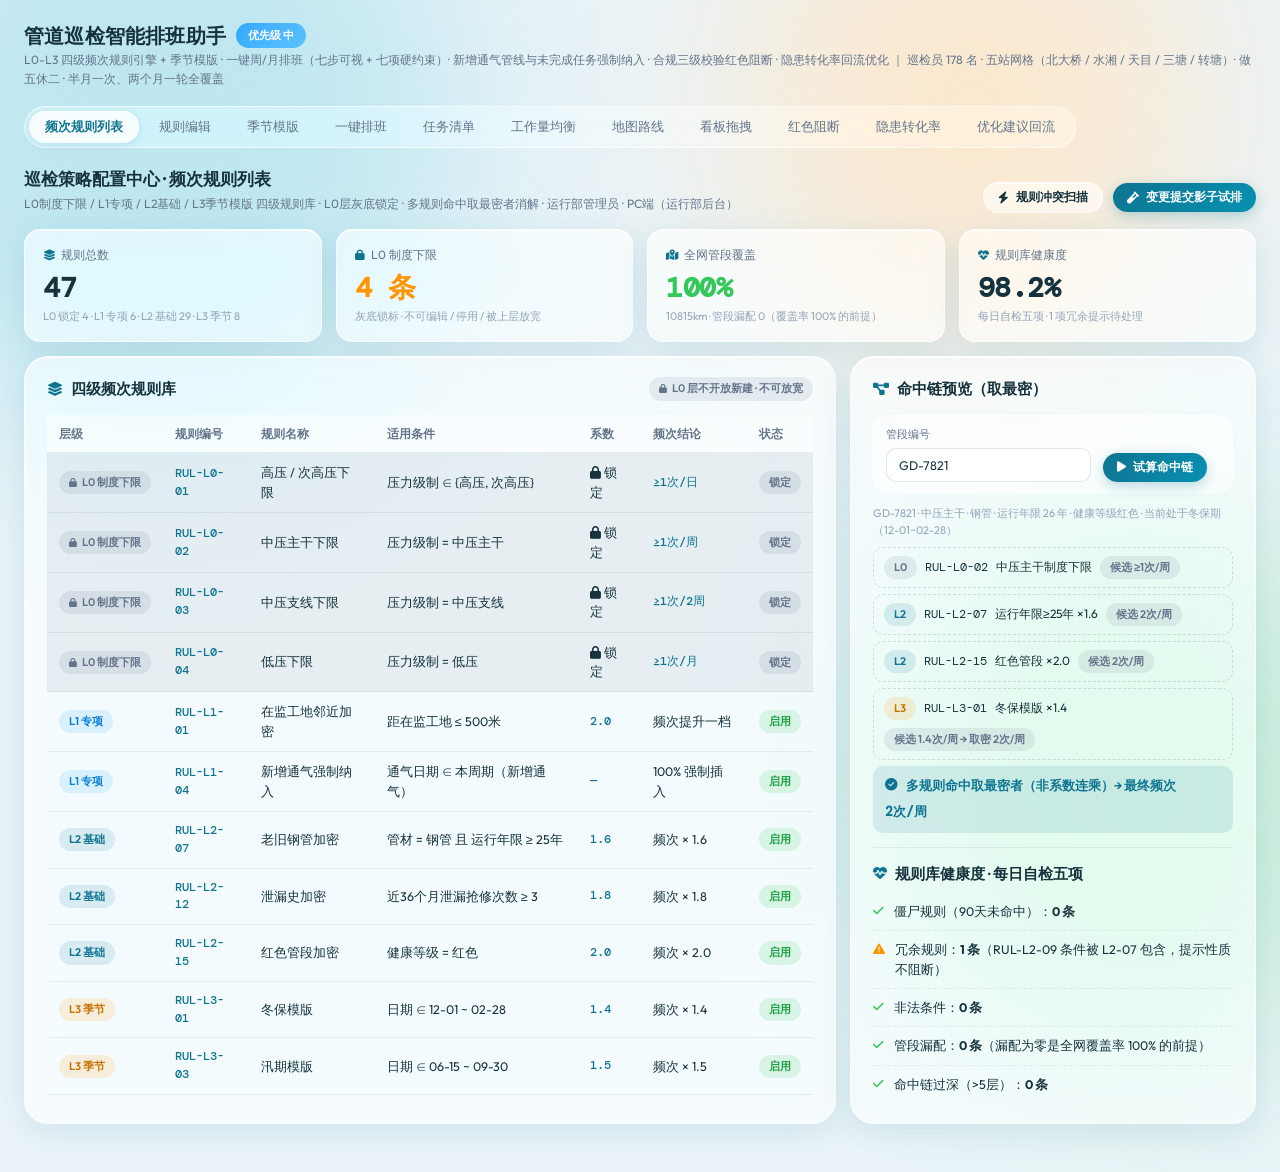
<file: modules/m03-schedule.html>
<!DOCTYPE html>
<html lang="zh-CN">
<head>
<meta charset="UTF-8">
<meta name="viewport" content="width=device-width, initial-scale=1.0">
<title>M03 管道巡检智能排班助手 · 杭州燃气管网运营智能体平台</title>
<link href="https://fonts.googleapis.com/css2?family=Outfit:wght@400;500;600;700&family=DM+Mono:wght@400;500&display=swap" rel="stylesheet">
<link rel="stylesheet" href="https://cdnjs.cloudflare.com/ajax/libs/font-awesome/6.5.1/css/all.min.css">
<link rel="stylesheet" href="../styles/liquid-glass.css">
<style>
/* ===== M03 module specific ===== */
tr.lock-row td { background: rgba(100,116,139,.10); }
tr.lock-row:hover td { background: rgba(100,116,139,.15); }
.chain-step { display:flex; align-items:center; gap:8px; padding:8px 10px; border:1px dashed rgba(22,50,60,.15); border-radius:10px; margin-bottom:6px; font-size:12px; flex-wrap:wrap; }
.chain-final { padding:10px 12px; border-radius:10px; background:var(--c-primary-soft); color:var(--c-primary); font-weight:600; font-size:12.5px; display:flex; align-items:center; gap:8px; flex-wrap:wrap; }
.yb-track { position:relative; height:36px; border-radius:10px; background:rgba(22,50,60,.05); border:1px solid var(--c-line); overflow:hidden; }
.yb-seg { position:absolute; top:0; bottom:0; }
.yb-win { background:rgba(52,168,255,.30); }
.yb-sum { background:rgba(255,149,0,.28); }
.yb-flood { background:rgba(14,116,144,.26); }
.yb-months { display:grid; grid-template-columns:repeat(12,1fr); margin-top:4px; border-top:1px dashed var(--c-line); }
.yb-months span { font-size:10.5px; color:var(--c-text-3); text-align:center; padding-top:3px; }
.cal-grid { display:grid; grid-template-columns:repeat(7,1fr); gap:6px; }
.cal-head { text-align:center; font-size:11px; font-weight:600; color:var(--c-text-2); padding:4px 0; }
.cal-cell { min-height:66px; border-radius:10px; border:1px solid var(--c-line); background:rgba(255,255,255,.5); padding:6px 8px; font-size:10.5px; }
.cal-cell.sat { background:rgba(255,204,0,.12); }
.cal-cell.sun { background:rgba(100,116,139,.10); }
.cal-cell.off { background:transparent; border:none; min-height:0; }
.cal-num { font-weight:700; font-size:12px; }
.cal-count { font-family:'DM Mono',monospace; color:var(--c-primary); }
.cal-dots { display:flex; gap:3px; margin-top:5px; align-items:center; flex-wrap:wrap; }
.dot4 { width:7px; height:7px; border-radius:50%; display:inline-block; }
.bar-row { display:grid; grid-template-columns:64px 1fr 118px; align-items:center; gap:10px; padding:8px 0; border-bottom:1px dashed var(--c-line); font-size:12.5px; }
.bar-row:last-child { border-bottom:none; }
.kb-grid { display:grid; grid-template-columns:86px repeat(5,1fr); gap:8px; align-items:start; }
.kb-head { font-size:11.5px; font-weight:600; color:var(--c-text-2); text-align:center; padding:6px 2px; background:rgba(255,255,255,.4); border:1px solid var(--c-line); border-radius:8px; }
.kb-person { display:flex; flex-direction:column; align-items:center; justify-content:center; gap:2px; font-size:12px; font-weight:600; padding:8px 4px; background:rgba(255,255,255,.4); border:1px solid var(--c-line); border-radius:8px; min-height:70px; }
.kb-person .tiny { font-weight:500; }
.kb-cell { min-height:96px; border-radius:10px; background:rgba(255,255,255,.42); border:1px dashed rgba(22,50,60,.14); padding:6px; display:flex; flex-direction:column; gap:5px; }
.kb-card { border:1px solid var(--glass-border); cursor:pointer; text-align:left; font-family:inherit; font-size:10.5px; font-weight:500; padding:5px 7px; border-radius:8px; background:rgba(255,255,255,.82); box-shadow:0 2px 6px rgba(14,50,60,.08); display:flex; flex-direction:column; gap:2px; transition:all .15s ease; }
.kb-card:hover { transform:translateY(-1px); border-color:var(--c-primary); }
.kb-card .segno { font-family:'DM Mono',monospace; color:var(--c-primary); font-weight:500; }
.trend { display:flex; align-items:flex-end; gap:12px; height:130px; padding:0 4px; }
.tcol { flex:1; display:flex; flex-direction:column; align-items:center; justify-content:flex-end; gap:6px; height:100%; }
.tbar { width:100%; max-width:40px; border-radius:6px 6px 2px 2px; background:linear-gradient(180deg,var(--c-primary-hi),var(--c-primary)); }
.cond-chip { display:inline-flex; align-items:center; gap:6px; padding:5px 10px; border-radius:8px; background:rgba(255,255,255,.7); border:1px solid var(--glass-border); font-size:12px; font-weight:500; }
</style>
</head>
<body>
<div class="ambient-blob"></div>

<div class="module-wrap">

  <div class="module-top">
    <div>
      <div class="flex wrap">
        <span class="module-title">管道巡检智能排班助手</span>
        <span class="badge badge-mid">优先级 中</span>
      </div>
      <div class="module-sub">L0-L3 四级频次规则引擎 + 季节模版 · 一键周/月排班（七步可视 + 七项硬约束）· 新增通气管线与未完成任务强制纳入 · 合规三级校验红色阻断 · 隐患转化率回流优化 ｜ 巡检员 178 名 · 五站网格（北大桥 / 水湘 / 天目 / 三塘 / 转塘）· 做五休二 · 半月一次、两个月一轮全覆盖</div>
    </div>
  </div>

  <div class="seg mb-14">
    <button class="seg-item active" data-view="v-巡检策略配置中心-频次规则列表" onclick="switchView('v-巡检策略配置中心-频次规则列表')">频次规则列表</button>
    <button class="seg-item" data-view="v-巡检策略配置中心-规则编辑与冲突消解" onclick="switchView('v-巡检策略配置中心-规则编辑与冲突消解')">规则编辑</button>
    <button class="seg-item" data-view="v-巡检策略配置中心-季节模版管理" onclick="switchView('v-巡检策略配置中心-季节模版管理')">季节模版</button>
    <button class="seg-item" data-view="v-智能排班引擎-一键排班生成" onclick="switchView('v-智能排班引擎-一键排班生成')">一键排班</button>
    <button class="seg-item" data-view="v-智能排班引擎-周月任务清单" onclick="switchView('v-智能排班引擎-周月任务清单')">任务清单</button>
    <button class="seg-item" data-view="v-智能排班引擎-工作量均衡分析" onclick="switchView('v-智能排班引擎-工作量均衡分析')">工作量均衡</button>
    <button class="seg-item" data-view="v-排班交互工作台-地图路线与点位" onclick="switchView('v-排班交互工作台-地图路线与点位')">地图路线</button>
    <button class="seg-item" data-view="v-排班交互工作台-看板拖拽调整" onclick="switchView('v-排班交互工作台-看板拖拽调整')">看板拖拽</button>
    <button class="seg-item" data-view="v-排班交互工作台-合规性红色阻断弹窗" onclick="switchView('v-排班交互工作台-合规性红色阻断弹窗')">红色阻断</button>
    <button class="seg-item" data-view="v-排班效能分析-隐患转化率分析" onclick="switchView('v-排班效能分析-隐患转化率分析')">隐患转化率</button>
    <button class="seg-item" data-view="v-排班效能分析-频次优化建议与规则回流" onclick="switchView('v-排班效能分析-频次优化建议与规则回流')">优化建议回流</button>
  </div>

  <!-- ================= 页面1：频次规则列表 ================= -->
  <section class="view active" id="v-巡检策略配置中心-频次规则列表">
    <div class="page-head">
      <div>
        <div class="page-title">巡检策略配置中心 · 频次规则列表</div>
        <div class="page-desc">L0制度下限 / L1专项 / L2基础 / L3季节模版 四级规则库 · L0层灰底锁定 · 多规则命中取最密者消解 · 运行部管理员 · PC端（运行部后台）</div>
      </div>
      <div class="flex wrap">
        <button class="btn btn-glass btn-sm" onclick="showToast('规则冲突扫描完成：发现 1 处冗余（提示性质，不阻断排班）')"><i class="fa-solid fa-bolt"></i>规则冲突扫描</button>
        <button class="btn btn-primary btn-sm" onclick="showToast('已提交影子试排（不落库），试排任务号 SP-20261028-06')"><i class="fa-solid fa-vial"></i>变更提交影子试排</button>
      </div>
    </div>

    <div class="grid g-4 mb-14">
      <div class="stat-card">
        <div class="stat-label"><i class="fa-solid fa-layer-group"></i>规则总数</div>
        <div class="stat-value">47</div>
        <div class="stat-sub">L0 锁定 4 · L1 专项 6 · L2 基础 29 · L3 季节 8</div>
      </div>
      <div class="stat-card">
        <div class="stat-label"><i class="fa-solid fa-lock"></i>L0 制度下限</div>
        <div class="stat-value orange">4 条</div>
        <div class="stat-sub">灰底锁标 · 不可编辑 / 停用 / 被上层放宽</div>
      </div>
      <div class="stat-card">
        <div class="stat-label"><i class="fa-solid fa-map-location-dot"></i>全网管段覆盖</div>
        <div class="stat-value green">100%</div>
        <div class="stat-sub">10815km · 管段漏配 0（覆盖率 100% 的前提）</div>
      </div>
      <div class="stat-card">
        <div class="stat-label"><i class="fa-solid fa-heart-pulse"></i>规则库健康度</div>
        <div class="stat-value">98.2%</div>
        <div class="stat-sub">每日自检五项 · 1 项冗余提示待处理</div>
      </div>
    </div>

    <div class="grid g-main-side">
      <div class="glass-card">
        <div class="card-head">
          <div class="card-title"><i class="fa-solid fa-layer-group"></i>四级频次规则库</div>
          <span class="tag tag-gray"><i class="fa-solid fa-lock"></i>L0 层不开放新建 · 不可放宽</span>
        </div>
        <div class="table-scroll">
          <table class="glass-table">
            <thead>
              <tr>
                <th>层级</th><th>规则编号</th><th>规则名称</th><th>适用条件</th><th>系数</th><th>频次结论</th><th>状态</th>
              </tr>
            </thead>
            <tbody>
              <tr class="lock-row">
                <td><span class="tag tag-gray"><i class="fa-solid fa-lock"></i>L0 制度下限</span></td>
                <td class="mono">RUL-L0-01</td>
                <td>高压 / 次高压下限</td>
                <td>压力级制 ∈ {高压, 次高压}</td>
                <td><i class="fa-solid fa-lock"></i> 锁定</td>
                <td class="mono">≥1次/日</td>
                <td><span class="tag tag-gray">锁定</span></td>
              </tr>
              <tr class="lock-row">
                <td><span class="tag tag-gray"><i class="fa-solid fa-lock"></i>L0 制度下限</span></td>
                <td class="mono">RUL-L0-02</td>
                <td>中压主干下限</td>
                <td>压力级制 = 中压主干</td>
                <td><i class="fa-solid fa-lock"></i> 锁定</td>
                <td class="mono">≥1次/周</td>
                <td><span class="tag tag-gray">锁定</span></td>
              </tr>
              <tr class="lock-row">
                <td><span class="tag tag-gray"><i class="fa-solid fa-lock"></i>L0 制度下限</span></td>
                <td class="mono">RUL-L0-03</td>
                <td>中压支线下限</td>
                <td>压力级制 = 中压支线</td>
                <td><i class="fa-solid fa-lock"></i> 锁定</td>
                <td class="mono">≥1次/2周</td>
                <td><span class="tag tag-gray">锁定</span></td>
              </tr>
              <tr class="lock-row">
                <td><span class="tag tag-gray"><i class="fa-solid fa-lock"></i>L0 制度下限</span></td>
                <td class="mono">RUL-L0-04</td>
                <td>低压下限</td>
                <td>压力级制 = 低压</td>
                <td><i class="fa-solid fa-lock"></i> 锁定</td>
                <td class="mono">≥1次/月</td>
                <td><span class="tag tag-gray">锁定</span></td>
              </tr>
              <tr>
                <td><span class="tag tag-blue">L1 专项</span></td>
                <td class="mono">RUL-L1-01</td>
                <td>在监工地邻近加密</td>
                <td>距在监工地 ≤ 500米</td>
                <td class="mono">2.0</td>
                <td>频次提升一档</td>
                <td><span class="tag tag-green">启用</span></td>
              </tr>
              <tr>
                <td><span class="tag tag-blue">L1 专项</span></td>
                <td class="mono">RUL-L1-04</td>
                <td>新增通气强制纳入</td>
                <td>通气日期 ∈ 本周期（新增通气）</td>
                <td class="mono">—</td>
                <td>100% 强制插入</td>
                <td><span class="tag tag-green">启用</span></td>
              </tr>
              <tr>
                <td><span class="tag tag-cyan">L2 基础</span></td>
                <td class="mono">RUL-L2-07</td>
                <td>老旧钢管加密</td>
                <td>管材 = 钢管 且 运行年限 ≥ 25年</td>
                <td class="mono">1.6</td>
                <td>频次 × 1.6</td>
                <td><span class="tag tag-green">启用</span></td>
              </tr>
              <tr>
                <td><span class="tag tag-cyan">L2 基础</span></td>
                <td class="mono">RUL-L2-12</td>
                <td>泄漏史加密</td>
                <td>近36个月泄漏抢修次数 ≥ 3</td>
                <td class="mono">1.8</td>
                <td>频次 × 1.8</td>
                <td><span class="tag tag-green">启用</span></td>
              </tr>
              <tr>
                <td><span class="tag tag-cyan">L2 基础</span></td>
                <td class="mono">RUL-L2-15</td>
                <td>红色管段加密</td>
                <td>健康等级 = 红色</td>
                <td class="mono">2.0</td>
                <td>频次 × 2.0</td>
                <td><span class="tag tag-green">启用</span></td>
              </tr>
              <tr>
                <td><span class="tag tag-orange">L3 季节</span></td>
                <td class="mono">RUL-L3-01</td>
                <td>冬保模版</td>
                <td>日期 ∈ 12-01 ~ 02-28</td>
                <td class="mono">1.4</td>
                <td>频次 × 1.4</td>
                <td><span class="tag tag-green">启用</span></td>
              </tr>
              <tr>
                <td><span class="tag tag-orange">L3 季节</span></td>
                <td class="mono">RUL-L3-03</td>
                <td>汛期模版</td>
                <td>日期 ∈ 06-15 ~ 09-30</td>
                <td class="mono">1.5</td>
                <td>频次 × 1.5</td>
                <td><span class="tag tag-green">启用</span></td>
              </tr>
            </tbody>
          </table>
        </div>
      </div>

      <div class="glass-card">
        <div class="card-head">
          <div class="card-title"><i class="fa-solid fa-diagram-project"></i>命中链预览（取最密）</div>
        </div>
        <div class="filter-bar" style="padding:10px 12px; margin-bottom:12px;">
          <div class="filter-item">
            <span class="filter-label">管段编号</span>
            <input class="filter-input" style="min-width:120px;" value="GD-7821" id="hit-input">
          </div>
          <button class="btn btn-primary btn-sm" style="align-self:flex-end;" onclick="showToast('命中链已刷新：GD-7821 命中 4 条规则，取最密后最终频次 2次/周')"><i class="fa-solid fa-play"></i>试算命中链</button>
        </div>
        <div class="tiny mb-8">GD-7821 · 中压主干 · 钢管 · 运行年限 26 年 · 健康等级红色 · 当前处于冬保期（12-01~02-28）</div>
        <div class="chain">
          <div class="chain-step"><span class="tag tag-gray">L0</span><span class="mono">RUL-L0-02</span><span>中压主干制度下限</span><span class="tag tag-gray">候选 ≥1次/周</span></div>
          <div class="chain-step"><span class="tag tag-cyan">L2</span><span class="mono">RUL-L2-07</span><span>运行年限≥25年 ×1.6</span><span class="tag tag-gray">候选 2次/周</span></div>
          <div class="chain-step"><span class="tag tag-cyan">L2</span><span class="mono">RUL-L2-15</span><span>红色管段 ×2.0</span><span class="tag tag-gray">候选 2次/周</span></div>
          <div class="chain-step"><span class="tag tag-orange">L3</span><span class="mono">RUL-L3-01</span><span>冬保模版 ×1.4</span><span class="tag tag-gray">候选 1.4次/周 → 取密 2次/周</span></div>
          <div class="chain-final"><i class="fa-solid fa-circle-check"></i>多规则命中取最密者（非系数连乘）→ 最终频次 <span class="mono">2次/周</span></div>
        </div>

        <hr class="divider">
        <div class="card-head" style="margin-bottom:8px;">
          <div class="card-title"><i class="fa-solid fa-heart-pulse"></i>规则库健康度 · 每日自检五项</div>
        </div>
        <ul class="icon-list">
          <li><i class="fa-solid fa-check" style="color:var(--c-ok);"></i><span>僵尸规则（90天未命中）：<b>0 条</b></span></li>
          <li><i class="fa-solid fa-triangle-exclamation" style="color:var(--c-warn);"></i><span>冗余规则：<b>1 条</b>（RUL-L2-09 条件被 L2-07 包含，提示性质不阻断）</span></li>
          <li><i class="fa-solid fa-check" style="color:var(--c-ok);"></i><span>非法条件：<b>0 条</b></span></li>
          <li><i class="fa-solid fa-check" style="color:var(--c-ok);"></i><span>管段漏配：<b>0 条</b>（漏配为零是全网覆盖率 100% 的前提）</span></li>
          <li><i class="fa-solid fa-check" style="color:var(--c-ok);"></i><span>命中链过深（&gt;5层）：<b>0 条</b></span></li>
        </ul>
      </div>
    </div>
  </section>

  <!-- ================= 页面2：规则编辑与冲突消解 ================= -->
  <section class="view" id="v-巡检策略配置中心-规则编辑与冲突消解">
    <div class="page-head">
      <div>
        <div class="page-title">巡检策略配置中心 · 规则编辑与冲突消解</div>
        <div class="page-desc">因子-运算符-取值 三段式条件构造器 · 频次系数 1.0-4.0 · 保存前五项校验 · 版本管理与审批回滚 · 运行部管理员 / 运行部负责人 · PC端</div>
      </div>
      <div class="flex wrap">
        <button class="btn btn-glass btn-sm" onclick="showToast('已保存草稿（影子试排超时不产出不完整结论，草稿保留待重试）')"><i class="fa-solid fa-floppy-disk"></i>存草稿</button>
        <button class="btn btn-glass btn-sm" onclick="showToast('任一历史排班可用当时规则版本复现：已选择 RV-2026.06-02 复现窗口')"><i class="fa-solid fa-clock-rotate-left"></i>历史版本复现</button>
      </div>
    </div>

    <div class="grid g-main-side">
      <div>
        <div class="glass-card mb-14">
          <div class="card-head">
            <div class="card-title"><i class="fa-solid fa-filter"></i>三段式条件构造器（因子 - 运算符 - 取值）</div>
            <span class="tag tag-cyan">取值一律从数据字典选取 · 不接受自由文本</span>
          </div>
          <div class="flex wrap mb-14" style="gap:8px;">
            <span class="cond-chip">管材 <b class="mono">=</b> 钢管 <i class="fa-solid fa-xmark" style="color:var(--c-text-3); cursor:pointer;" onclick="showToast('条件已移除（演示）')"></i></span>
            <span class="cond-chip">运行年限 <b class="mono">≥</b> 25年 <i class="fa-solid fa-xmark" style="color:var(--c-text-3); cursor:pointer;" onclick="showToast('条件已移除（演示）')"></i></span>
            <span class="cond-chip">近36个月泄漏抢修次数 <b class="mono">≥</b> 3次 <i class="fa-solid fa-xmark" style="color:var(--c-text-3); cursor:pointer;" onclick="showToast('条件已移除（演示）')"></i></span>
          </div>
          <div class="filter-bar">
            <div class="filter-item">
              <span class="filter-label">因子（14项可选）</span>
              <select class="filter-select">
                <option>管材</option><option>运行年限</option><option>管径</option><option>压力级制</option><option>道路等级</option><option>敷设环境</option><option>近36个月泄漏抢修次数</option><option>健康等级</option><option>风险排名</option><option>距在监工地距离</option><option>通气日期</option><option>上期任务状态</option><option>沿线重点用户密度</option><option>管段长度</option>
              </select>
            </div>
            <div class="filter-item">
              <span class="filter-label">运算符</span>
              <select class="filter-select">
                <option>=</option><option>≠</option><option>≥</option><option>&gt;</option><option>≤</option><option>&lt;</option><option>∈</option>
              </select>
            </div>
            <div class="filter-item">
              <span class="filter-label">取值（数据字典）</span>
              <select class="filter-select">
                <option>钢管</option><option>PE管</option><option>铸铁管</option>
              </select>
            </div>
            <button class="btn btn-primary btn-sm" style="align-self:flex-end;" onclick="showToast('条件已添加（取值来自数据字典，通过语法与取值域校验）')"><i class="fa-solid fa-plus"></i>添加条件</button>
          </div>
        </div>

        <div class="glass-card mb-14">
          <div class="card-head">
            <div class="card-title"><i class="fa-solid fa-sliders"></i>频次系数设置（允许区间 1.0 - 4.0）</div>
          </div>
          <div class="flex wrap" style="gap:10px;">
            <div class="filter-item">
              <span class="filter-label">系数（当前草稿：钢管 · 年限≥25年 · 泄漏≥3次）</span>
              <input class="form-input" id="coef-input" style="width:140px;" type="number" step="0.1" value="0.8" oninput="checkCoef(this.value)">
            </div>
            <button class="btn btn-glass btn-sm" style="align-self:flex-end;" onclick="var i=document.getElementById('coef-input'); i.value='1.6'; checkCoef('1.6'); showToast('系数已调整为 1.6（钢管年限≥25年 档案参考值）')"><i class="fa-solid fa-wand-magic-sparkles"></i>填入参考值 1.6</button>
            <button class="btn btn-glass btn-sm" style="align-self:flex-end;" onclick="var i=document.getElementById('coef-input'); i.value='0.8'; checkCoef('0.8')"><i class="fa-solid fa-rotate-left"></i>重置 0.8</button>
          </div>
          <div class="alert-strip red mt-14" id="coef-tip" style="display:flex; margin-bottom:0;">
            <i class="fa-solid fa-circle-exclamation"></i>
            <span class="tip-text">系数低于 1.0（制度下限不允许任何放宽，L0 层锁定），拒绝保存</span>
          </div>
          <div class="tiny mt-8">参考档案：钢管 · 年限≥25年 取 1.6 ｜ 泄漏≥3次 取 1.8 ｜ 红色管段取 2.0</div>
        </div>

        <div class="glass-card">
          <div class="card-head">
            <div class="card-title"><i class="fa-solid fa-list-check"></i>保存前五项校验</div>
          </div>
          <ul class="icon-list">
            <li><i class="fa-solid fa-check" style="color:var(--c-ok);"></i><span>1. 语法校验：<b>通过</b>（三段式结构完整）</span></li>
            <li><i class="fa-solid fa-check" style="color:var(--c-ok);"></i><span>2. 取值域校验：<b>通过</b>（全部来自数据字典）</span></li>
            <li><i class="fa-solid fa-xmark" style="color:var(--c-danger);"></i><span>3. L0 下限校验：<b class="mono" style="color:var(--c-danger);">不通过</b>（系数 0.8 &lt; 1.0，阻断保存并已定位到系数输入位置）</span></li>
            <li><i class="fa-solid fa-triangle-exclamation" style="color:var(--c-warn);"></i><span>4. 冲突扫描：<b>1 处重叠</b>（与 RUL-L2-07 条件部分包含，提示性质不阻断）</span></li>
            <li><i class="fa-solid fa-hourglass-half" style="color:var(--c-info);"></i><span>5. 影响面试算：<b>待系数合法后生成</b>（见右侧影响面卡片，按系数 0.8 口径演示）</span></li>
          </ul>
          <div class="flex wrap mt-14">
            <button class="btn btn-primary disabled" id="coef-save" disabled onclick="showToast('前四项校验通过，已进入影响面试算与影子试排流程')"><i class="fa-solid fa-paper-plane"></i>保存并提交影子试排</button>
            <button class="btn btn-ghost" onclick="showToast('已放弃当前草稿（审批驳回的草稿会保留，可修改后重提）')">放弃</button>
          </div>
        </div>
      </div>

      <div>
        <div class="glass-card mb-14">
          <div class="card-head">
            <div class="card-title"><i class="fa-solid fa-chart-simple"></i>影响面试算（影子口径 · 系数 0.8 演示）</div>
          </div>
          <div class="grid g-2" style="gap:10px;">
            <div class="stat-card soft" style="padding:12px 14px;">
              <div class="stat-label">受影响管段数</div>
              <div class="stat-value" style="font-size:22px;">214</div>
            </div>
            <div class="stat-card soft" style="padding:12px 14px;">
              <div class="stat-label">月度任务量增减</div>
              <div class="stat-value orange" style="font-size:22px;">-128</div>
            </div>
            <div class="stat-card soft" style="padding:12px 14px;">
              <div class="stat-label">人均日工作量</div>
              <div class="stat-value orange" style="font-size:22px;">-0.36h</div>
            </div>
            <div class="stat-card soft" style="padding:12px 14px; border:1px solid rgba(255,59,48,.35);">
              <div class="stat-label"><i class="fa-solid fa-ban" style="color:var(--c-danger);"></i>下限违规数</div>
              <div class="stat-value red" style="font-size:22px;">214</div>
              <div class="stat-sub">低于 L0 下限，试算即拒绝</div>
            </div>
          </div>
        </div>

        <div class="glass-card">
          <div class="card-head">
            <div class="card-title"><i class="fa-solid fa-code-branch"></i>版本管理与审批回滚</div>
          </div>
          <dl class="kv">
            <dt>当前版本</dt><dd class="mono">RV-2026.10-03</dd>
            <dt>审批流</dt><dd>草稿 → 影子试排 → 复核 → 审批 → 发布</dd>
            <dt>驳回处理</dt><dd>驳回附意见，草稿保留可修改重提</dd>
            <dt>版本复现</dt><dd>任一历史排班可用当时规则版本复现</dd>
            <dt>发布生效</dt><dd>审批通过进入新版本，下一周期自动采用</dd>
          </dl>
          <hr class="divider">
          <div class="tiny"><i class="fa-solid fa-circle-info" style="color:var(--c-info);"></i> 影子试排超时保留草稿、不产出不完整结论；前三项校验不通过阻断保存并定位出错位置。</div>
        </div>
      </div>
    </div>
  </section>

  <!-- ================= 页面3：季节模版管理 ================= -->
  <section class="view" id="v-巡检策略配置中心-季节模版管理">
    <div class="page-head">
      <div>
        <div class="page-title">巡检策略配置中心 · 季节模版管理</div>
        <div class="page-desc">冬 / 夏 / 汛期三套模版 + 重大活动保供模版 · 按日历自动切换 · 重叠时段取最密者 · 模版系数下限锁定 1.0 · 运行部管理员 · PC端</div>
      </div>
      <button class="btn btn-primary btn-sm" onclick="showToast('模版变更已提交：切换前 7 日向运行部与站长推送提醒并附下期任务量预估')"><i class="fa-solid fa-bell"></i>推送切换提醒</button>
    </div>

    <div class="glass-card mb-14">
      <div class="card-head">
        <div class="card-title"><i class="fa-solid fa-calendar-days"></i>2026 年历条 · 模版适用时段（按日历自动切换）</div>
        <div class="flex wrap" style="gap:10px;">
          <span class="tag tag-blue"><span class="dot4" style="background:#34A8FF;"></span>冬季 12-01~02-28</span>
          <span class="tag tag-orange"><span class="dot4" style="background:#FF9500;"></span>夏季 06-01~08-31</span>
          <span class="tag tag-cyan"><span class="dot4" style="background:#0E7490;"></span>汛期 06-15~09-30</span>
        </div>
      </div>
      <div class="yb-track">
        <span class="yb-seg yb-win" style="left:0%; width:16.66%;"></span>
        <span class="yb-seg yb-win" style="left:91.66%; width:8.34%;"></span>
        <span class="yb-seg yb-sum" style="left:41.66%; width:25%;"></span>
        <span class="yb-seg yb-flood" style="left:45.83%; width:29.17%;"></span>
      </div>
      <div class="yb-months">
        <span>1月</span><span>2月</span><span>3月</span><span>4月</span><span>5月</span><span>6月</span><span>7月</span><span>8月</span><span>9月</span><span>10月</span><span>11月</span><span>12月</span>
      </div>
      <div class="tiny mt-8">当前（11月）无季节模版生效 · <b>12-01 起冬保模版自动生效</b>；夏季与汛期重叠时段 06-15~08-31 <b>取最密者（汛期 1.5）而非系数相乘（不采用 1.2×1.5=1.8）</b>。</div>
    </div>

    <div class="grid g-2 mb-14">
      <div class="glass-card">
        <div class="card-head">
          <div class="card-title"><i class="fa-solid fa-snowflake"></i>冬保模版 <span class="mono tiny">RUL-L3-01</span></div>
          <span class="tag tag-green">启用</span>
        </div>
        <dl class="kv">
          <dt>适用时段</dt><dd class="mono">12-01 ~ 02-28</dd>
          <dt>模版系数</dt><dd class="mono">1.4（下限锁定 1.0）</dd>
          <dt>适用范围</dt><dd>压力级制多选：高压 / 次高压 / 中压主干 / 中压支线</dd>
          <dt>叠加条款</dt><dd>调压站周边200米 ×2.0 · 距在监工地≤500米 ×2.0 · 低洼与河道穿越段 ×2.0</dd>
        </dl>
        <div class="tiny mt-8"><i class="fa-solid fa-clock-rotate-left"></i> 上年度执行回顾（2025-2026 冬保期）：任务量 +22.4%，自动回抬 0 段。</div>
      </div>
      <div class="glass-card">
        <div class="card-head">
          <div class="card-title"><i class="fa-solid fa-sun"></i>夏季模版 <span class="mono tiny">RUL-L3-02</span></div>
          <span class="tag tag-green">启用</span>
        </div>
        <dl class="kv">
          <dt>适用时段</dt><dd class="mono">06-01 ~ 08-31</dd>
          <dt>模版系数</dt><dd class="mono">1.2（下限锁定 1.0）</dd>
          <dt>适用范围</dt><dd>压力级制多选：中压主干 / 中压支线 / 低压</dd>
          <dt>叠加条款</dt><dd>距在监工地≤500米 ×2.0 · 沿线重点用户密集区 ×1.5</dd>
        </dl>
        <div class="tiny mt-8"><i class="fa-solid fa-clock-rotate-left"></i> 上年度执行回顾（2026 夏季）：任务量 +13.6%，自动回抬 0 段。</div>
      </div>
      <div class="glass-card">
        <div class="card-head">
          <div class="card-title"><i class="fa-solid fa-cloud-showers-heavy"></i>汛期模版 <span class="mono tiny">RUL-L3-03</span></div>
          <span class="tag tag-green">启用</span>
        </div>
        <dl class="kv">
          <dt>适用时段</dt><dd class="mono">06-15 ~ 09-30</dd>
          <dt>模版系数</dt><dd class="mono">1.5（下限锁定 1.0）</dd>
          <dt>适用范围</dt><dd>压力级制多选：全部级制</dd>
          <dt>叠加条款</dt><dd>低洼与河道穿越段 ×2.0 · 调压站周边200米 ×2.0</dd>
        </dl>
        <div class="tiny mt-8"><i class="fa-solid fa-clock-rotate-left"></i> 上年度执行回顾（2026 汛期）：任务量 +18.9%，自动回抬 0 段。</div>
      </div>
      <div class="glass-card">
        <div class="card-head">
          <div class="card-title"><i class="fa-solid fa-flag"></i>重大活动保供模版 <span class="mono tiny">RUL-L3-04</span></div>
          <span class="tag tag-gray">事件驱动 · 待启用</span>
        </div>
        <dl class="kv">
          <dt>适用时段</dt><dd>按事件手动圈定（如重保 / 防台期）</dd>
          <dt>模版系数</dt><dd class="mono">2.0（下限锁定 1.0）</dd>
          <dt>适用范围</dt><dd>按活动半径圈选网格（划范围、范围内打点）</dd>
          <dt>叠加条款</dt><dd>强制插入任务不受模版影响（始终保留）</dd>
        </dl>
        <div class="tiny mt-8"><i class="fa-solid fa-circle-info" style="color:var(--c-info);"></i> 汛期 / 冬保 / 重保 / 防台期间排班规则以专项模版为准。</div>
      </div>
    </div>

    <div class="grid g-3">
      <div class="glass-card">
        <div class="card-head"><div class="card-title"><i class="fa-solid fa-code-compare"></i>重叠时段消解</div></div>
        <ul class="icon-list">
          <li><i class="fa-solid fa-check"></i><span>夏季 ∩ 汛期（06-15~08-31）：取最密 <b class="mono">1.5</b>，不相乘</span></li>
          <li><i class="fa-solid fa-check"></i><span>冬保 ∩ 重保（事件期）：取最密 <b class="mono">2.0</b></span></li>
          <li><i class="fa-solid fa-ban" style="color:var(--c-danger);"></i><span>系统不接受放宽型模版（系数 &lt; 1.0 直接拒绝）</span></li>
        </ul>
      </div>
      <div class="glass-card">
        <div class="card-head"><div class="card-title"><i class="fa-solid fa-arrow-right-arrow-left"></i>切换影响预估</div></div>
        <dl class="kv">
          <dt>冬保切换</dt><dd>任务量 <b class="mono">+21.8%</b> · 自动回抬 <b class="mono">0</b> 段</dd>
          <dt>提醒推送</dt><dd>生效前 7 日推送运行部与站长</dd>
          <dt>跨周期</dt><dd>已下发计划不回溯，新模版自下期生效</dd>
        </dl>
      </div>
      <div class="glass-card">
        <div class="card-head"><div class="card-title"><i class="fa-solid fa-shield-halved"></i>下限保护</div></div>
        <div class="tiny">模版导致任何管段频次低于 L0 制度下限时，<b>自动回抬至下限并列出管段数</b>；强制插入任务（新增通气 / 顺延）不受模版切换影响，始终保留在任务池中。</div>
        <button class="btn btn-glass btn-sm mt-14" onclick="showToast('已试算：若启用放宽型模版，将自动回抬 37 段（演示），系统已拒绝该模版')"><i class="fa-solid fa-vial"></i>试算回抬管段数</button>
      </div>
    </div>
  </section>

  <!-- ================= 页面4：一键排班生成 ================= -->
  <section class="view" id="v-智能排班引擎-一键排班生成">
    <div class="page-head">
      <div>
        <div class="page-title">智能排班引擎 · 一键排班生成</div>
        <div class="page-desc">周 / 月度巡检任务清单一键自动生成 · 七步过程可视 · 四项软约束权重 + 七项硬约束 · 运行站排班员 · PC端（运行站）</div>
      </div>
      <div class="flex wrap">
        <button class="btn btn-glass btn-sm" onclick="showToast('仅试排不落库：试排完成，结果与上次完全一致（同一快照 + 同一规则，结果可复现）')"><i class="fa-solid fa-vial"></i>仅试排不落库</button>
        <button class="btn btn-primary btn-sm" onclick="showToast('一键生成完成：硬约束复校验 7/7 通过，计划已落库待下发')"><i class="fa-solid fa-wand-magic-sparkles"></i>一键生成并落库</button>
      </div>
    </div>

    <div class="filter-bar">
      <div class="filter-item">
        <span class="filter-label">排班周期</span>
        <select class="filter-select">
          <option>2026-12-01 ~ 12-31（月度）</option>
          <option>2026-12-07 ~ 12-13（周度）</option>
        </select>
      </div>
      <div class="filter-item">
        <span class="filter-label">站点范围</span>
        <select class="filter-select">
          <option>北大桥站 · 全网格</option>
          <option>水湘站 · 全网格</option>
          <option>天目站 · 全网格</option>
          <option>三塘站 · 全网格</option>
          <option>转塘站 · 全网格</option>
        </select>
      </div>
      <div class="filter-item">
        <span class="filter-label">数据快照</span>
        <select class="filter-select">
          <option>SNAP-20261127-0900（完整）</option>
          <option>SNAP-20261126-0900（上一份可用）</option>
        </select>
      </div>
      <button class="btn btn-glass btn-sm" style="align-self:flex-end;" onclick="showToast('快照不完整时由排班员选择：用上一份可用快照，或中止作业（不产出半成品计划）')"><i class="fa-solid fa-circle-info"></i>快照说明</button>
    </div>

    <div class="glass-card mb-14">
      <div class="card-head">
        <div class="card-title"><i class="fa-solid fa-list-ol"></i>七步过程实时进度</div>
        <span class="tag tag-cyan">同一快照 + 同一规则，两次生成结果完全一致</span>
      </div>
      <div class="steps">
        <div class="step done"><span class="dot"><i class="fa-solid fa-check"></i></span>1. 快照冻结</div>
        <div class="step done"><span class="dot"><i class="fa-solid fa-check"></i></span>2. 规则计算</div>
        <div class="step done"><span class="dot"><i class="fa-solid fa-check"></i></span>3. 增量识别</div>
        <div class="step done"><span class="dot"><i class="fa-solid fa-check"></i></span>4. 任务池生成</div>
        <div class="step done"><span class="dot"><i class="fa-solid fa-check"></i></span>5. 地理聚类与日容量装箱</div>
        <div class="step active"><span class="dot"><i class="fa-solid fa-gear fa-spin"></i></span>6. 路径排序</div>
        <div class="step"><span class="dot">7</span>7. 硬约束复校验落库</div>
      </div>
    </div>

    <div class="grid g-4 mb-14">
      <div class="stat-card">
        <div class="stat-label"><i class="fa-solid fa-camera"></i>数据快照</div>
        <div class="stat-value" style="font-size:20px;">SNAP-20261127-0900</div>
        <div class="stat-sub">完整 · 冻结后不可变更</div>
      </div>
      <div class="stat-card">
        <div class="stat-label"><i class="fa-solid fa-code-branch"></i>生效规则版本</div>
        <div class="stat-value" style="font-size:20px;">RV-2026.10-03</div>
        <div class="stat-sub">47 条规则 · L0 锁定</div>
      </div>
      <div class="stat-card">
        <div class="stat-label"><i class="fa-solid fa-snowflake"></i>季节模版</div>
        <div class="stat-value" style="font-size:20px;">冬保 ×1.4</div>
        <div class="stat-sub">RUL-L3-01 · 12-01 自动生效</div>
      </div>
      <div class="stat-card">
        <div class="stat-label"><i class="fa-solid fa-plug-circle-plus"></i>新增通气纳入率</div>
        <div class="stat-value green">100%</div>
        <div class="stat-sub">应纳入 42 · 已纳入 42（硬约束）</div>
      </div>
    </div>

    <div class="grid g-main-side">
      <div class="glass-card">
        <div class="card-head">
          <div class="card-title"><i class="fa-solid fa-scale-balanced"></i>四项软约束权重</div>
          <span class="tag tag-gray">均衡是软目标 · 频次是硬约束</span>
        </div>
        <div class="bar-row"><span>工作量均衡</span><div class="meter"><div class="meter-fill" style="width:35%;"></div></div><span class="mono">0.35</span></div>
        <div class="bar-row"><span>路径最短</span><div class="meter"><div class="meter-fill" style="width:30%;"></div></div><span class="mono">0.30</span></div>
        <div class="bar-row"><span>地理聚集</span><div class="meter"><div class="meter-fill" style="width:20%;"></div></div><span class="mono">0.20</span></div>
        <div class="bar-row"><span>人员熟悉度</span><div class="meter"><div class="meter-fill" style="width:15%;"></div></div><span class="mono">0.15</span></div>
        <hr class="divider">
        <div class="card-head" style="margin-bottom:8px;">
          <div class="card-title"><i class="fa-solid fa-plug-circle-plus"></i>增量强制插入明细</div>
        </div>
        <ul class="icon-list">
          <li><i class="fa-solid fa-circle-plus" style="color:var(--c-ok);"></i><span>新增通气：应纳入 <b class="mono">32</b> · 已纳入 <b class="mono">32</b></span></li>
          <li><i class="fa-solid fa-rotate-right" style="color:var(--c-warn);"></i><span>上期未完成顺延：应纳入 <b class="mono">10</b> · 已纳入 <b class="mono">10</b></span></li>
          <li><i class="fa-solid fa-check" style="color:var(--c-ok);"></i><span>纳入率 <b class="mono" style="color:var(--c-ok);">100%</b>（系统硬约束，不满足即中止作业并告警运行部）</span></li>
        </ul>
        <div class="tiny mt-8"><i class="fa-solid fa-circle-info" style="color:var(--c-info);"></i> 未收敛时输出当前最优可行解并标注「未达最优」；任一硬约束不满足即中止作业，不产出半成品计划。</div>
      </div>

      <div class="glass-card">
        <div class="card-head">
          <div class="card-title"><i class="fa-solid fa-shield-halved"></i>七项硬约束</div>
          <span class="tag tag-green">7/7 通过</span>
        </div>
        <ul class="icon-list">
          <li><i class="fa-solid fa-check" style="color:var(--c-ok);"></i><span>频次达标（命中链取最密）</span></li>
          <li><i class="fa-solid fa-check" style="color:var(--c-ok);"></i><span>制度下限（L0 四条全量校验）</span></li>
          <li><i class="fa-solid fa-check" style="color:var(--c-ok);"></i><span>新增通气 100% 纳入（42/42）</span></li>
          <li><i class="fa-solid fa-check" style="color:var(--c-ok);"></i><span>未完成任务顺延（10 条入池）</span></li>
          <li><i class="fa-solid fa-check" style="color:var(--c-ok);"></i><span>高压任务资质匹配（持证 26 人）</span></li>
          <li><i class="fa-solid fa-check" style="color:var(--c-ok);"></i><span>人均日工时 ≤ 8h（当前 7.6h）</span></li>
          <li><i class="fa-solid fa-check" style="color:var(--c-ok);"></i><span>做五休二 · 法定节假日不排任务</span></li>
        </ul>
        <hr class="divider">
        <div class="tiny"><i class="fa-solid fa-users"></i> 北大桥站在岗巡检员 36 名（全网 178 名 · 五站）；在岗状态按外勤 APP 签到判断（无请假与不在岗记录）。</div>
      </div>
    </div>
  </section>

  <!-- ================= 页面5：周月任务清单 ================= -->
  <section class="view" id="v-智能排班引擎-周月任务清单">
    <div class="page-head">
      <div>
        <div class="page-title">智能排班引擎 · 周月任务清单（2026-12 · 北大桥站）</div>
        <div class="page-desc">月历视图 + 任务清单 · 任务频次命中链展开 · 计划一键下发外勤APP并记录回执 · 运行站排班员 · PC端</div>
      </div>
      <div class="flex wrap">
        <button class="btn btn-glass btn-sm" onclick="showToast('月历已切换为周视图（演示）：12-07 ~ 12-13，周六仅排值班与顺延')"><i class="fa-solid fa-table-columns"></i>切周视图</button>
        <button class="btn btn-primary btn-sm" onclick="showToast('计划已下发外勤APP：1286 条任务逐条下发，回执 1286/1286 已接收')"><i class="fa-solid fa-paper-plane"></i>确认并一键下发</button>
      </div>
    </div>

    <div class="grid g-4 mb-14">
      <div class="stat-card">
        <div class="stat-label"><i class="fa-solid fa-list-check"></i>任务总数</div>
        <div class="stat-value">1,286</div>
        <div class="stat-sub">常规 1,214 · 强制插入 72</div>
      </div>
      <div class="stat-card">
        <div class="stat-label"><i class="fa-solid fa-plug-circle-plus"></i>强制插入任务数</div>
        <div class="stat-value green">42</div>
        <div class="stat-sub">新增通气 32 · 顺延 10</div>
      </div>
      <div class="stat-card">
        <div class="stat-label"><i class="fa-solid fa-route"></i>覆盖管段数</div>
        <div class="stat-value">1,184</div>
        <div class="stat-sub">半月一次 · 两个月一轮全覆盖</div>
      </div>
      <div class="stat-card">
        <div class="stat-label"><i class="fa-solid fa-shield-halved"></i>硬约束校验</div>
        <div class="stat-value green">7/7</div>
        <div class="stat-sub">全部通过 · 可下发</div>
      </div>
    </div>

    <div class="glass-card mb-14">
      <div class="card-head">
        <div class="card-title"><i class="fa-solid fa-calendar-days"></i>月历视图 · 按日汇总任务量（颜色区分四类来源）</div>
        <div class="flex wrap" style="gap:8px;">
          <span class="tag tag-cyan"><span class="dot4" style="background:var(--c-primary);"></span>常规</span>
          <span class="tag tag-green"><span class="dot4" style="background:var(--c-ok);"></span>新增通气</span>
          <span class="tag tag-orange"><span class="dot4" style="background:var(--c-warn);"></span>顺延</span>
          <span class="tag tag-yellow"><span class="dot4" style="background:var(--c-caution);"></span>工地邻近</span>
        </div>
      </div>
      <div class="cal-grid">
        <div class="cal-head">一</div><div class="cal-head">二</div><div class="cal-head">三</div><div class="cal-head">四</div><div class="cal-head">五</div><div class="cal-head">六</div><div class="cal-head">日</div>
        <div class="cal-cell off"></div>
        <div class="cal-cell"><div class="flex-between"><span class="cal-num">1</span><span class="cal-count">55</span></div><div class="cal-dots"><span class="dot4" style="background:var(--c-primary);"></span><span class="dot4" style="background:var(--c-ok);"></span><span class="dot4" style="background:var(--c-warn);"></span><span class="dot4" style="background:var(--c-caution);"></span></div></div>
        <div class="cal-cell"><div class="flex-between"><span class="cal-num">2</span><span class="cal-count">58</span></div><div class="cal-dots"><span class="dot4" style="background:var(--c-primary);"></span><span class="dot4" style="background:var(--c-ok);"></span><span class="dot4" style="background:var(--c-caution);"></span></div></div>
        <div class="cal-cell"><div class="flex-between"><span class="cal-num">3</span><span class="cal-count">57</span></div><div class="cal-dots"><span class="dot4" style="background:var(--c-primary);"></span><span class="dot4" style="background:var(--c-ok);"></span></div></div>
        <div class="cal-cell"><div class="flex-between"><span class="cal-num">4</span><span class="cal-count">60</span></div><div class="cal-dots"><span class="dot4" style="background:var(--c-primary);"></span><span class="dot4" style="background:var(--c-ok);"></span><span class="dot4" style="background:var(--c-caution);"></span></div></div>
        <div class="cal-cell sat"><div class="flex-between"><span class="cal-num">5</span><span class="cal-count">3</span></div><div class="cal-dots"><span class="dot4" style="background:var(--c-warn);"></span></div><div class="tiny">值班+顺延</div></div>
        <div class="cal-cell sun"><div class="flex-between"><span class="cal-num">6</span><span class="tag tag-gray">休</span></div></div>
        <div class="cal-cell"><div class="flex-between"><span class="cal-num">7</span><span class="cal-count">56</span></div><div class="cal-dots"><span class="dot4" style="background:var(--c-primary);"></span><span class="dot4" style="background:var(--c-ok);"></span><span class="dot4" style="background:var(--c-warn);"></span></div></div>
        <div class="cal-cell"><div class="flex-between"><span class="cal-num">8</span><span class="cal-count">59</span></div><div class="cal-dots"><span class="dot4" style="background:var(--c-primary);"></span><span class="dot4" style="background:var(--c-ok);"></span><span class="dot4" style="background:var(--c-caution);"></span></div></div>
        <div class="cal-cell"><div class="flex-between"><span class="cal-num">9</span><span class="cal-count">58</span></div><div class="cal-dots"><span class="dot4" style="background:var(--c-primary);"></span><span class="dot4" style="background:var(--c-warn);"></span></div></div>
        <div class="cal-cell"><div class="flex-between"><span class="cal-num">10</span><span class="cal-count">61</span></div><div class="cal-dots"><span class="dot4" style="background:var(--c-primary);"></span><span class="dot4" style="background:var(--c-caution);"></span></div></div>
        <div class="cal-cell"><div class="flex-between"><span class="cal-num">11</span><span class="cal-count">57</span></div><div class="cal-dots"><span class="dot4" style="background:var(--c-primary);"></span><span class="dot4" style="background:var(--c-ok);"></span></div></div>
        <div class="cal-cell sat"><div class="flex-between"><span class="cal-num">12</span><span class="cal-count">2</span></div><div class="cal-dots"><span class="dot4" style="background:var(--c-warn);"></span></div><div class="tiny">值班+顺延</div></div>
        <div class="cal-cell sun"><div class="flex-between"><span class="cal-num">13</span><span class="tag tag-gray">休</span></div></div>
        <div class="cal-cell"><div class="flex-between"><span class="cal-num">14</span><span class="cal-count">60</span></div><div class="cal-dots"><span class="dot4" style="background:var(--c-primary);"></span><span class="dot4" style="background:var(--c-ok);"></span></div></div>
        <div class="cal-cell"><div class="flex-between"><span class="cal-num">15</span><span class="cal-count">58</span></div><div class="cal-dots"><span class="dot4" style="background:var(--c-primary);"></span><span class="dot4" style="background:var(--c-ok);"></span><span class="dot4" style="background:var(--c-warn);"></span></div></div>
        <div class="cal-cell"><div class="flex-between"><span class="cal-num">16</span><span class="cal-count">59</span></div><div class="cal-dots"><span class="dot4" style="background:var(--c-primary);"></span></div></div>
        <div class="cal-cell"><div class="flex-between"><span class="cal-num">17</span><span class="cal-count">62</span></div><div class="cal-dots"><span class="dot4" style="background:var(--c-primary);"></span><span class="dot4" style="background:var(--c-caution);"></span></div></div>
        <div class="cal-cell"><div class="flex-between"><span class="cal-num">18</span><span class="cal-count">57</span></div><div class="cal-dots"><span class="dot4" style="background:var(--c-primary);"></span><span class="dot4" style="background:var(--c-ok);"></span></div></div>
        <div class="cal-cell sat"><div class="flex-between"><span class="cal-num">19</span><span class="cal-count">4</span></div><div class="cal-dots"><span class="dot4" style="background:var(--c-warn);"></span></div><div class="tiny">值班+顺延</div></div>
        <div class="cal-cell sun"><div class="flex-between"><span class="cal-num">20</span><span class="tag tag-gray">休</span></div></div>
        <div class="cal-cell"><div class="flex-between"><span class="cal-num">21</span><span class="cal-count">58</span></div><div class="cal-dots"><span class="dot4" style="background:var(--c-primary);"></span><span class="dot4" style="background:var(--c-ok);"></span></div></div>
        <div class="cal-cell"><div class="flex-between"><span class="cal-num">22</span><span class="cal-count">60</span></div><div class="cal-dots"><span class="dot4" style="background:var(--c-primary);"></span><span class="dot4" style="background:var(--c-warn);"></span></div></div>
        <div class="cal-cell"><div class="flex-between"><span class="cal-num">23</span><span class="cal-count">57</span></div><div class="cal-dots"><span class="dot4" style="background:var(--c-primary);"></span></div></div>
        <div class="cal-cell"><div class="flex-between"><span class="cal-num">24</span><span class="cal-count">59</span></div><div class="cal-dots"><span class="dot4" style="background:var(--c-primary);"></span><span class="dot4" style="background:var(--c-caution);"></span></div></div>
        <div class="cal-cell"><div class="flex-between"><span class="cal-num">25</span><span class="cal-count">61</span></div><div class="cal-dots"><span class="dot4" style="background:var(--c-primary);"></span><span class="dot4" style="background:var(--c-ok);"></span></div></div>
        <div class="cal-cell sat"><div class="flex-between"><span class="cal-num">26</span><span class="cal-count">2</span></div><div class="cal-dots"><span class="dot4" style="background:var(--c-warn);"></span></div><div class="tiny">值班+顺延</div></div>
        <div class="cal-cell sun"><div class="flex-between"><span class="cal-num">27</span><span class="tag tag-gray">休</span></div></div>
        <div class="cal-cell"><div class="flex-between"><span class="cal-num">28</span><span class="cal-count">59</span></div><div class="cal-dots"><span class="dot4" style="background:var(--c-primary);"></span><span class="dot4" style="background:var(--c-ok);"></span></div></div>
        <div class="cal-cell"><div class="flex-between"><span class="cal-num">29</span><span class="cal-count">58</span></div><div class="cal-dots"><span class="dot4" style="background:var(--c-primary);"></span></div></div>
        <div class="cal-cell"><div class="flex-between"><span class="cal-num">30</span><span class="cal-count">60</span></div><div class="cal-dots"><span class="dot4" style="background:var(--c-primary);"></span><span class="dot4" style="background:var(--c-ok);"></span></div></div>
        <div class="cal-cell off"></div><div class="cal-cell off"></div><div class="cal-cell off"></div><div class="cal-cell off"></div>
      </div>
      <div class="tiny mt-8">做五休二：周六仅排值班与顺延、周日休；法定节假日按考勤日历自动跳过（本月无法定节假日）。</div>
    </div>

    <div class="glass-card">
      <div class="card-head">
        <div class="card-title"><i class="fa-solid fa-list"></i>任务清单（节选 · 12-07 ~ 12-11）</div>
        <span class="tag tag-gray">点击「命中链」核对为什么排这么密</span>
      </div>
      <div class="table-scroll">
        <table class="glass-table">
          <thead>
            <tr><th>任务编号</th><th>计划日期</th><th>执行人</th><th>管段</th><th>属性</th><th>频次</th><th>来源</th><th>命中链</th></tr>
          </thead>
          <tbody>
            <tr><td class="mono">RW202612-0312</td><td class="mono">12-07</td><td>王*强</td><td class="mono">GD-6620</td><td>中压主干</td><td class="mono">2次/周</td><td><span class="tag tag-cyan">常规</span></td><td><button class="btn btn-glass btn-xs" onclick="openModal('m-hit-chain')">展开</button></td></tr>
            <tr><td class="mono">RW202612-0313</td><td class="mono">12-07</td><td>陈*军</td><td class="mono">GD-7821</td><td>中压主干</td><td class="mono">2次/周</td><td><span class="tag tag-cyan">常规</span></td><td><button class="btn btn-glass btn-xs" onclick="openModal('m-hit-chain')">展开</button></td></tr>
            <tr><td class="mono">RW202612-0457</td><td class="mono">12-08</td><td>李*明</td><td class="mono">GD-9135</td><td>低压 · 新增通气</td><td class="mono">1次/月</td><td><span class="tag tag-green">新增通气</span></td><td><button class="btn btn-glass btn-xs" onclick="openModal('m-hit-chain')">展开</button></td></tr>
            <tr><td class="mono">RW202612-0461</td><td class="mono">12-08</td><td>周*平</td><td class="mono">GD-9201</td><td>中压支线</td><td class="mono">1次/周</td><td><span class="tag tag-yellow">工地邻近</span></td><td><button class="btn btn-glass btn-xs" onclick="openModal('m-hit-chain')">展开</button></td></tr>
            <tr><td class="mono">RW202612-0520</td><td class="mono">12-09</td><td>吴*芳</td><td class="mono">GD-5508</td><td>低压庭院</td><td class="mono">1次/月</td><td><span class="tag tag-orange">顺延</span></td><td><button class="btn btn-glass btn-xs" onclick="openModal('m-hit-chain')">展开</button></td></tr>
            <tr><td class="mono">RW202612-0533</td><td class="mono">12-09</td><td>郑*涛</td><td class="mono">GD-3312</td><td>高压</td><td class="mono">1次/日</td><td><span class="tag tag-cyan">常规</span></td><td><button class="btn btn-glass btn-xs" onclick="openModal('m-hit-chain')">展开</button></td></tr>
            <tr><td class="mono">RW202612-0618</td><td class="mono">12-10</td><td>刘*军</td><td class="mono">GD-7854</td><td>中压主干</td><td class="mono">2次/周</td><td><span class="tag tag-cyan">常规</span></td><td><button class="btn btn-glass btn-xs" onclick="openModal('m-hit-chain')">展开</button></td></tr>
            <tr><td class="mono">RW202612-0702</td><td class="mono">12-11</td><td>孙*丽</td><td class="mono">GD-8834</td><td>中压支线</td><td class="mono">1次/2周</td><td><span class="tag tag-cyan">常规</span></td><td><button class="btn btn-glass btn-xs" onclick="openModal('m-hit-chain')">展开</button></td></tr>
          </tbody>
        </table>
      </div>
    </div>

    <div class="modal-mask" id="m-hit-chain" onclick="if(event.target===this)closeModal('m-hit-chain')">
      <div class="glass-modal">
        <div class="modal-head">
          <div class="modal-title"><i class="fa-solid fa-diagram-project"></i>任务频次命中链 · RW202612-0312</div>
          <button class="modal-close" onclick="closeModal('m-hit-chain')"><i class="fa-solid fa-xmark"></i></button>
        </div>
        <div class="modal-body">
          <div class="tiny mb-14">管段 GD-6620 · 中压主干 · 钢管 · 运行年限 22 年 · 无泄漏史 · 健康等级黄色 · 当前处于冬保期</div>
          <div class="chain-step"><span class="tag tag-gray">L0</span><span class="mono">RUL-L0-02</span><span>中压主干制度下限</span><span class="tag tag-gray">候选 ≥1次/周</span></div>
          <div class="chain-step"><span class="tag tag-cyan">L2</span><span class="mono">RUL-L2-09</span><span>运行年限≥20年 ×1.3</span><span class="tag tag-gray">候选 1.3次/周 → 取密 2次/周</span></div>
          <div class="chain-step"><span class="tag tag-orange">L3</span><span class="mono">RUL-L3-01</span><span>冬保模版 ×1.4</span><span class="tag tag-gray">候选 1.4次/周 → 取密 2次/周</span></div>
          <div class="chain-final"><i class="fa-solid fa-circle-check"></i>多规则命中取最密者 → 最终频次 <span class="mono">2次/周</span>（为什么排这么密：L0 下限 + 年限加密 + 冬保模版三重命中）</div>
        </div>
        <div class="modal-foot">
          <button class="btn btn-ghost" onclick="closeModal('m-hit-chain')">关闭</button>
          <button class="btn btn-primary" onclick="closeModal('m-hit-chain'); showToast('命中链核对无误，已记录核对操作')"><i class="fa-solid fa-check"></i>核对无误</button>
        </div>
      </div>
    </div>
  </section>

  <!-- ================= 页面6：工作量均衡分析 ================= -->
  <section class="view" id="v-智能排班引擎-工作量均衡分析">
    <div class="page-head">
      <div>
        <div class="page-title">智能排班引擎 · 工作量均衡分析（2026-12 第1周 · 北大桥站）</div>
        <div class="page-desc">人均日工时 + 日均行进里程双口径 · 自动生成任务对调建议 · 采纳后重算复校 · 运行站站长 · PC端</div>
      </div>
      <button class="btn btn-glass btn-sm" onclick="showToast('已按最新口径重算：工时口径与员工效能模块完全一致（作业工时+行进工时）')"><i class="fa-solid fa-rotate"></i>重算工作量</button>
    </div>

    <div class="grid g-4 mb-14">
      <div class="stat-card">
        <div class="stat-label"><i class="fa-solid fa-gauge-high"></i>人均日工时</div>
        <div class="stat-value">7.6h</div>
        <div class="stat-sub">上限 8h · 超限 2 人（红标）</div>
      </div>
      <div class="stat-card">
        <div class="stat-label"><i class="fa-solid fa-person-walking"></i>人均日行进里程</div>
        <div class="stat-value">23.2km</div>
        <div class="stat-sub">双口径衡量 · 与工时并行</div>
      </div>
      <div class="stat-card">
        <div class="stat-label"><i class="fa-solid fa-scale-balanced"></i>任务 / 人力匹配度</div>
        <div class="stat-value blue">92.2%</div>
        <div class="stat-sub">需求 5,842h / 可用 6,336h（36人×22日×8h）</div>
      </div>
      <div class="stat-card">
        <div class="stat-label"><i class="fa-solid fa-right-left"></i>可采纳对调建议</div>
        <div class="stat-value accent">2 条</div>
        <div class="stat-sub">同站同网格 + 资质匹配 + 双方工时限内</div>
      </div>
    </div>

    <div class="grid g-main-side">
      <div class="glass-card">
        <div class="card-head">
          <div class="card-title"><i class="fa-solid fa-chart-simple"></i>人员工作量分布（人均日工时 / 日均行进里程）</div>
          <span class="tag tag-red">红标 = 超 8h 限值</span>
        </div>
        <div class="bar-row"><span>陈*军</span><div class="meter"><div class="meter-fill" style="width:78%;"></div></div><span class="mono">7.8h · 24.6km</span></div>
        <div class="bar-row"><span style="color:var(--c-danger); font-weight:600;">王*强</span><div class="meter"><div class="meter-fill red" style="width:86%;"></div></div><span class="mono" style="color:var(--c-danger);">8.6h · 26.1km 超限</span></div>
        <div class="bar-row"><span>李*明</span><div class="meter"><div class="meter-fill" style="width:69%;"></div></div><span class="mono">6.9h · 21.8km</span></div>
        <div class="bar-row"><span style="color:var(--c-danger); font-weight:600;">张*华</span><div class="meter"><div class="meter-fill red" style="width:84%;"></div></div><span class="mono" style="color:var(--c-danger);">8.4h · 25.4km 超限</span></div>
        <div class="bar-row"><span>刘*芳</span><div class="meter"><div class="meter-fill" style="width:72%;"></div></div><span class="mono">7.2h · 22.3km</span></div>
        <div class="bar-row"><span>周*平</span><div class="meter"><div class="meter-fill" style="width:65%;"></div></div><span class="mono">6.5h · 20.7km</span></div>
        <div class="bar-row"><span>吴*涛</span><div class="meter"><div class="meter-fill" style="width:79%;"></div></div><span class="mono">7.9h · 24.9km</span></div>
        <div class="bar-row"><span>郑*军</span><div class="meter"><div class="meter-fill" style="width:61%;"></div></div><span class="mono">6.1h · 19.5km</span></div>
        <hr class="divider">
        <div class="card-head" style="margin-bottom:8px;"><div class="card-title"><i class="fa-solid fa-ruler"></i>标准工时口径（与员工效能模块一致）</div></div>
        <div class="tiny">中压主干 <b class="mono">0.42</b> 小时/百米 · 中压支线 <b class="mono">0.30</b> · 低压庭院 <b class="mono">0.22</b> + 路网行进时间；工作量 = 作业工时 + 行进工时。</div>
      </div>

      <div>
        <div class="glass-card mb-14">
          <div class="card-head"><div class="card-title"><i class="fa-solid fa-chart-line"></i>均衡度四项指标</div></div>
          <ul class="icon-list">
            <li><i class="fa-solid fa-check" style="color:var(--c-ok);"></i><span>工时标准差 <b class="mono">0.72h</b>（目标 ≤0.8）</span></li>
            <li><i class="fa-solid fa-triangle-exclamation" style="color:var(--c-warn);"></i><span>工时极差 <b class="mono">2.5h</b>（目标 ≤2.0，橙标）</span></li>
            <li><i class="fa-solid fa-check" style="color:var(--c-ok);"></i><span>里程标准差 <b class="mono">3.8km</b>（目标 ≤5.0）</span></li>
            <li><i class="fa-solid fa-check" style="color:var(--c-ok);"></i><span>负载基尼系数 <b class="mono">0.08</b>（目标 ≤0.10）</span></li>
          </ul>
        </div>

        <div class="glass-card">
          <div class="card-head">
            <div class="card-title"><i class="fa-solid fa-right-left"></i>对调建议</div>
            <span class="tag tag-gray">不合规方案已在生成阶段过滤</span>
          </div>
          <div class="alert-strip cyan" style="margin-bottom:10px;">
            <i class="fa-solid fa-filter"></i>
            <span>过滤规则：资质不匹配 / 把强制任务调出本周期 / 频次低于下限的方案不生成。</span>
          </div>
          <div class="glass-card soft mb-8" style="padding:14px 16px;">
            <div class="flex-between wrap">
              <div><b>建议一：张*华（8.4h）↔ 李*明（6.9h）</b><div class="tiny mt-8">交换 12-09 任务 GD-8834 与 GD-7912（同站同网格 · 资质匹配）→ 调整后 7.6h / 7.7h，双方均在限内</div></div>
              <button class="btn btn-primary btn-sm" onclick="showToast('建议一已采纳：自动重算并复校七项硬约束，全部通过（均衡是软目标、频次是硬约束）')"><i class="fa-solid fa-check"></i>采纳</button>
            </div>
          </div>
          <div class="glass-card soft" style="padding:14px 16px;">
            <div class="flex-between wrap">
              <div><b>建议二：王*强（8.6h）→ 郑*军（6.1h）</b><div class="tiny mt-8">转移 12-10 任务 GD-5577（工地邻近 · 非强制）→ 调整后 7.8h / 6.9h，双方均在限内</div></div>
              <button class="btn btn-primary btn-sm" onclick="showToast('建议二已采纳：自动重算并复校七项硬约束，全部通过')"><i class="fa-solid fa-check"></i>采纳</button>
            </div>
          </div>
        </div>
      </div>
    </div>
  </section>

  <!-- ================= 页面7：地图路线与点位 ================= -->
  <section class="view" id="v-排班交互工作台-地图路线与点位">
    <div class="page-head">
      <div>
        <div class="page-title">排班交互工作台 · 地图路线与点位（2026-12-08 · 北大桥站）</div>
        <div class="page-desc">按班组按日展示巡检路线与点位顺序 · 新增通气管线与在监工地分布 · 可调项 / 不可调项明确标注 · 运行站排班员 · PC端</div>
      </div>
      <div class="flex wrap">
        <button class="btn btn-glass btn-sm" onclick="showToast('已筛选：仅显示班组甲路线（演示）')"><i class="fa-solid fa-users-viewfinder"></i>班组甲</button>
        <button class="btn btn-glass btn-sm" onclick="showToast('已筛选：仅显示班组乙路线（演示）')"><i class="fa-solid fa-users-viewfinder"></i>班组乙</button>
        <button class="btn btn-glass btn-sm" onclick="showToast('已筛选：仅显示班组丙路线（演示）')"><i class="fa-solid fa-users-viewfinder"></i>班组丙</button>
        <button class="btn btn-glass btn-sm" onclick="showToast('已显示全部班组路线')"><i class="fa-solid fa-layer-group"></i>全部</button>
      </div>
    </div>

    <div class="grid g-main-side">
      <div class="glass-card">
        <div class="card-head">
          <div class="card-title"><i class="fa-solid fa-map"></i>班组路线 · 点位顺序 · 新增通气 · 在监工地</div>
          <span class="tag tag-gray">底图与外勤APP同源 · 划范围、范围内打点</span>
        </div>
        <div class="map-canvas" style="min-height:420px;">
          <svg viewBox="0 0 860 420" style="position:absolute; inset:0; width:100%; height:100%;">
            <polyline class="pipe" points="40,60 200,40 360,70 520,45 680,65 820,40" stroke="rgba(100,116,139,.22)" stroke-width="3"/>
            <polyline class="pipe" points="60,120 140,200 120,300 200,380" stroke="rgba(100,116,139,.18)" stroke-width="3"/>
            <polyline class="pipe" points="700,180 780,240 830,340" stroke="rgba(100,116,139,.18)" stroke-width="3"/>
            <polyline class="pipe" points="60,340 150,300 240,315 330,270 420,290 500,250" stroke="#0E7490" stroke-width="5"/>
            <polyline class="pipe" points="480,360 560,320 640,330 720,280 790,300" stroke="#FF9500" stroke-width="5"/>
            <polyline class="pipe" points="90,140 180,110 280,130 370,90 460,120" stroke="#34A8FF" stroke-width="5"/>
            <polyline points="540,150 620,120 700,140 780,100" stroke="#34C759" stroke-width="4" stroke-dasharray="10 7" fill="none" opacity=".9"/>
            <circle cx="150" cy="300" r="9" fill="#0E7490" stroke="#fff" stroke-width="2"/><text x="150" y="304" text-anchor="middle" font-size="10" fill="#fff" font-family="DM Mono, monospace">1</text>
            <circle cx="240" cy="315" r="9" fill="#0E7490" stroke="#fff" stroke-width="2"/><text x="240" y="319" text-anchor="middle" font-size="10" fill="#fff" font-family="DM Mono, monospace">2</text>
            <circle cx="330" cy="270" r="9" fill="#0E7490" stroke="#fff" stroke-width="2"/><text x="330" y="274" text-anchor="middle" font-size="10" fill="#fff" font-family="DM Mono, monospace">3</text>
            <circle cx="420" cy="290" r="9" fill="#0E7490" stroke="#fff" stroke-width="2"/><text x="420" y="294" text-anchor="middle" font-size="10" fill="#fff" font-family="DM Mono, monospace">4</text>
            <circle cx="560" cy="320" r="9" fill="#FF9500" stroke="#fff" stroke-width="2"/><text x="560" y="324" text-anchor="middle" font-size="10" fill="#fff" font-family="DM Mono, monospace">1</text>
            <circle cx="640" cy="330" r="9" fill="#FF9500" stroke="#fff" stroke-width="2"/><text x="640" y="334" text-anchor="middle" font-size="10" fill="#fff" font-family="DM Mono, monospace">2</text>
            <circle cx="720" cy="280" r="9" fill="#FF9500" stroke="#fff" stroke-width="2"/><text x="720" y="284" text-anchor="middle" font-size="10" fill="#fff" font-family="DM Mono, monospace">3</text>
            <circle cx="180" cy="110" r="9" fill="#34A8FF" stroke="#fff" stroke-width="2"/><text x="180" y="114" text-anchor="middle" font-size="10" fill="#fff" font-family="DM Mono, monospace">1</text>
            <circle cx="280" cy="130" r="9" fill="#34A8FF" stroke="#fff" stroke-width="2"/><text x="280" y="134" text-anchor="middle" font-size="10" fill="#fff" font-family="DM Mono, monospace">2</text>
            <circle cx="370" cy="90" r="9" fill="#34A8FF" stroke="#fff" stroke-width="2"/><text x="370" y="94" text-anchor="middle" font-size="10" fill="#fff" font-family="DM Mono, monospace">3</text>
            <polygon points="300,168 312,180 300,192 288,180" fill="#FFCC00" stroke="#fff" stroke-width="1.5"/>
            <polygon points="610,208 622,220 610,232 598,220" fill="#FFCC00" stroke="#fff" stroke-width="1.5"/>
            <polygon points="170,228 182,240 170,252 158,240" fill="#FFCC00" stroke="#fff" stroke-width="1.5"/>
            <text x="300" y="208" text-anchor="middle" font-size="10" fill="#9A7A00" font-weight="600">在监工地A</text>
            <text x="610" y="248" text-anchor="middle" font-size="10" fill="#9A7A00" font-weight="600">在监工地B</text>
            <text x="170" y="268" text-anchor="middle" font-size="10" fill="#9A7A00" font-weight="600">在监工地C</text>
            <text x="660" y="88" text-anchor="middle" font-size="10" fill="#1E9E44" font-weight="600">新增通气 GD-9135（强制插入 · 仅可改期）</text>
            <text x="255" y="345" text-anchor="middle" font-size="10" fill="#0E7490" font-weight="600">班组甲 · 12-08</text>
            <text x="635" y="360" text-anchor="middle" font-size="10" fill="#C67200" font-weight="600">班组乙 · 12-08</text>
            <text x="275" y="65" text-anchor="middle" font-size="10" fill="#0B7FD4" font-weight="600">班组丙 · 12-08</text>
          </svg>
          <div class="map-legend">
            <span><span class="sw" style="background:#0E7490;"></span>班组甲</span>
            <span><span class="sw" style="background:#FF9500;"></span>班组乙</span>
            <span><span class="sw" style="background:#34A8FF;"></span>班组丙</span>
            <span><span class="sw" style="background:repeating-linear-gradient(90deg,#34C759 0 4px,transparent 4px 7px);"></span>新增通气</span>
            <span><span class="sw" style="background:#FFCC00; transform:rotate(45deg); width:9px; height:9px;"></span>在监工地</span>
          </div>
        </div>
      </div>

      <div>
        <div class="glass-card mb-14">
          <div class="card-head"><div class="card-title"><i class="fa-solid fa-sliders"></i>可调项 / 不可调项</div></div>
          <ul class="icon-list">
            <li><i class="fa-solid fa-check" style="color:var(--c-ok);"></i><span>可调：任务日期（法定节假日自动跳过）</span></li>
            <li><i class="fa-solid fa-check" style="color:var(--c-ok);"></i><span>可调：执行人（需资质匹配）</span></li>
            <li><i class="fa-solid fa-check" style="color:var(--c-ok);"></i><span>可调：点位顺序（保留人工顺序并给出与算法最优的里程差）</span></li>
            <li><i class="fa-solid fa-ban" style="color:var(--c-danger);"></i><span>禁止（界面直接禁用）：删除强制插入任务（新增通气）</span></li>
            <li><i class="fa-solid fa-ban" style="color:var(--c-danger);"></i><span>禁止：删除顺延任务</span></li>
            <li><i class="fa-solid fa-ban" style="color:var(--c-danger);"></i><span>禁止：任何使频次低于制度下限的调整</span></li>
          </ul>
        </div>
        <div class="glass-card mb-14">
          <div class="card-head"><div class="card-title"><i class="fa-solid fa-magnifying-glass"></i>覆盖与盲区自查</div></div>
          <dl class="kv">
            <dt>覆盖管段</dt><dd class="mono">1,184 / 1,184（100%）</dd>
            <dt>盲区</dt><dd class="mono" style="color:var(--c-ok);">0 段</dd>
            <dt>盲区口径</dt><dd>与一张图共用同一判定口径</dd>
            <dt>工地邻近加密</dt><dd class="mono">3 处工地 · 500米内 27 段已加密</dd>
          </dl>
        </div>
        <div class="glass-card">
          <div class="card-head"><div class="card-title"><i class="fa-solid fa-flag"></i>任务标识说明</div></div>
          <div class="flex wrap" style="gap:8px;">
            <span class="tag tag-green"><i class="fa-solid fa-plug-circle-plus"></i>强制插入 · 仅可改期</span>
            <span class="tag tag-orange"><i class="fa-solid fa-rotate-right"></i>顺延任务 · 仅可改期</span>
            <span class="tag tag-yellow"><i class="fa-solid fa-helmet-safety"></i>工地邻近加密</span>
          </div>
          <div class="tiny mt-8">在监第三方工地 500 米邻近管段自动加密一档；强制插入与顺延任务可改期但不可删除。</div>
        </div>
      </div>
    </div>
  </section>

  <!-- ================= 页面8：看板拖拽调整 ================= -->
  <section class="view" id="v-排班交互工作台-看板拖拽调整">
    <div class="page-head">
      <div>
        <div class="page-title">排班交互工作台 · 看板拖拽调整（2026-12-07 ~ 12-11 · 北大桥站）</div>
        <div class="page-desc">人员 × 日期看板任务卡片跨人跨日拖拽 · 拖拽释放前端预校验 · 调整摘要与调整台账 · 运行站排班员 · PC端</div>
      </div>
      <button class="btn btn-glass btn-sm" onclick="showToast('台账已导出（演示）：本周期共 4 条调整记录，含 1 次阻断留痕')"><i class="fa-solid fa-file-export"></i>导出调整台账</button>
    </div>

    <div class="alert-strip blue mb-14">
      <i class="fa-solid fa-hand-pointer"></i>
      <span>拖拽释放瞬间前端预校验：合法落点显示绿框与调整后工时；禁止落点标红显示原因、松手后卡片自动弹回。<b>演示模式：点击任一任务卡片查看调整摘要弹窗。</b>保存时服务端按同一套规则复校验，不可绕过（接口直提同样拒绝并记录一次阻断）。</span>
    </div>

    <div class="glass-card mb-14">
      <div class="card-head">
        <div class="card-title"><i class="fa-solid fa-table-cells"></i>人员 × 日期看板（做五休二 · 周末不排任务）</div>
        <div class="flex wrap" style="gap:8px;">
          <span class="tag tag-cyan">常规</span><span class="tag tag-green">新增通气 · 仅可改期</span><span class="tag tag-orange">顺延 · 仅可改期</span><span class="tag tag-yellow">工地邻近</span>
        </div>
      </div>
      <div class="kb-grid">
        <div class="kb-head">人员</div>
        <div class="kb-head">12-07 一</div>
        <div class="kb-head">12-08 二</div>
        <div class="kb-head">12-09 三</div>
        <div class="kb-head">12-10 四</div>
        <div class="kb-head">12-11 五</div>

        <div class="kb-person"><span>王*强</span><span class="tiny mono">7.9h</span></div>
        <div class="kb-cell">
          <button class="kb-card" onclick="openModal('m-adjust')"><span class="segno">GD-6620</span><span>中压主干 · 2次/周</span><span class="tag tag-cyan" style="align-self:flex-start;">常规</span></button>
          <button class="kb-card" onclick="openModal('m-adjust')"><span class="segno">GD-8802</span><span>低压庭院 · 1次/月</span><span class="tag tag-cyan" style="align-self:flex-start;">常规</span></button>
        </div>
        <div class="kb-cell">
          <button class="kb-card" onclick="openModal('m-adjust')"><span class="segno">GD-6620</span><span>中压主干 · 2次/周</span><span class="tag tag-cyan" style="align-self:flex-start;">常规</span></button>
        </div>
        <div class="kb-cell">
          <button class="kb-card" onclick="openModal('m-adjust')"><span class="segno">GD-7120</span><span>低压 · 顺延</span><span class="tag tag-orange" style="align-self:flex-start;">顺延 · 仅可改期</span></button>
        </div>
        <div class="kb-cell">
          <button class="kb-card" onclick="openModal('m-adjust')"><span class="segno">GD-5577</span><span>中压支线 · 工地邻近</span><span class="tag tag-yellow" style="align-self:flex-start;">工地邻近</span></button>
        </div>
        <div class="kb-cell">
          <button class="kb-card" onclick="openModal('m-adjust')"><span class="segno">GD-7033</span><span>中压支线 · 1次/2周</span><span class="tag tag-cyan" style="align-self:flex-start;">常规</span></button>
        </div>

        <div class="kb-person"><span>李*明</span><span class="tiny mono">7.2h</span></div>
        <div class="kb-cell">
          <button class="kb-card" onclick="openModal('m-adjust')"><span class="segno">GD-9201</span><span>中压支线 · 工地邻近</span><span class="tag tag-yellow" style="align-self:flex-start;">工地邻近</span></button>
        </div>
        <div class="kb-cell">
          <button class="kb-card" onclick="openModal('m-adjust')"><span class="segno">GD-9135</span><span>低压 · 新增通气</span><span class="tag tag-green" style="align-self:flex-start;">强制插入 · 仅可改期</span></button>
        </div>
        <div class="kb-cell">
          <button class="kb-card" onclick="openModal('m-adjust')"><span class="segno">GD-7912</span><span>低压庭院 · 1次/月</span><span class="tag tag-cyan" style="align-self:flex-start;">常规</span></button>
        </div>
        <div class="kb-cell"></div>
        <div class="kb-cell">
          <button class="kb-card" onclick="openModal('m-adjust')"><span class="segno">GD-3312</span><span>高压 · 1次/日</span><span class="tag tag-cyan" style="align-self:flex-start;">常规</span></button>
        </div>

        <div class="kb-person"><span>陈*军</span><span class="tiny mono">7.8h</span></div>
        <div class="kb-cell">
          <button class="kb-card" onclick="openModal('m-adjust')"><span class="segno">GD-7821</span><span>中压主干 · 2次/周</span><span class="tag tag-cyan" style="align-self:flex-start;">常规</span></button>
        </div>
        <div class="kb-cell"></div>
        <div class="kb-cell">
          <button class="kb-card" onclick="openModal('m-adjust')"><span class="segno">GD-7821</span><span>中压主干 · 2次/周</span><span class="tag tag-cyan" style="align-self:flex-start;">常规</span></button>
        </div>
        <div class="kb-cell">
          <button class="kb-card" onclick="openModal('m-adjust')"><span class="segno">GD-5508</span><span>低压庭院 · 顺延</span><span class="tag tag-orange" style="align-self:flex-start;">顺延 · 仅可改期</span></button>
        </div>
        <div class="kb-cell">
          <button class="kb-card" onclick="openModal('m-adjust')"><span class="segno">GD-7854</span><span>中压主干 · 2次/周</span><span class="tag tag-cyan" style="align-self:flex-start;">常规</span></button>
        </div>

        <div class="kb-person"><span>吴*芳</span><span class="tiny mono">7.5h</span></div>
        <div class="kb-cell">
          <button class="kb-card" onclick="openModal('m-adjust')"><span class="segno">GD-4419</span><span>低压庭院 · 1次/月</span><span class="tag tag-cyan" style="align-self:flex-start;">常规</span></button>
        </div>
        <div class="kb-cell">
          <button class="kb-card" onclick="openModal('m-adjust')"><span class="segno">GD-4419</span><span>低压 · 新增通气</span><span class="tag tag-green" style="align-self:flex-start;">强制插入 · 仅可改期</span></button>
        </div>
        <div class="kb-cell"></div>
        <div class="kb-cell">
          <button class="kb-card" onclick="openModal('m-adjust')"><span class="segno">GD-9027</span><span>中压支线 · 1次/周</span><span class="tag tag-cyan" style="align-self:flex-start;">常规</span></button>
        </div>
        <div class="kb-cell">
          <button class="kb-card" onclick="openModal('m-adjust')"><span class="segno">GD-8834</span><span>中压支线 · 1次/2周</span><span class="tag tag-cyan" style="align-self:flex-start;">常规</span></button>
        </div>

        <div class="kb-person"><span>周*平</span><span class="tiny mono">6.8h</span></div>
        <div class="kb-cell"></div>
        <div class="kb-cell">
          <button class="kb-card" onclick="openModal('m-adjust')"><span class="segno">GD-6051</span><span>中压支线 · 工地邻近</span><span class="tag tag-yellow" style="align-self:flex-start;">工地邻近</span></button>
        </div>
        <div class="kb-cell">
          <button class="kb-card" onclick="openModal('m-adjust')"><span class="segno">GD-2210</span><span>低压庭院 · 1次/月</span><span class="tag tag-cyan" style="align-self:flex-start;">常规</span></button>
        </div>
        <div class="kb-cell">
          <button class="kb-card" onclick="openModal('m-adjust')"><span class="segno">GD-9027</span><span>中压支线 · 1次/周</span><span class="tag tag-cyan" style="align-self:flex-start;">常规</span></button>
        </div>
        <div class="kb-cell"></div>
      </div>
    </div>

    <div class="glass-card">
      <div class="card-head">
        <div class="card-title"><i class="fa-solid fa-clipboard-list"></i>调整台账（六要素：调整人 / 时间 / 对象 / 原值 / 新值 / 理由）</div>
      </div>
      <div class="table-scroll">
        <table class="glass-table">
          <thead>
            <tr><th>调整人</th><th>时间</th><th>对象</th><th>原值</th><th>新值</th><th>理由</th></tr>
          </thead>
          <tbody>
            <tr><td>排班员 周*</td><td class="mono">11-27 14:32</td><td class="mono">RW202612-0312</td><td class="mono">12-08 · 王*强</td><td class="mono">12-09 · 李*明</td><td>均衡工作量（绿框落点）</td></tr>
            <tr><td>排班员 周*</td><td class="mono">11-27 14:40</td><td class="mono">RW202612-0457</td><td class="mono">删除任务</td><td class="mono" style="color:var(--c-danger);">—</td><td><span class="tag tag-red">红色阻断：删除强制插入，已回退并入账</span></td></tr>
            <tr><td>排班员 周*</td><td class="mono">11-27 14:35</td><td class="mono">RW202612-0533</td><td class="mono">点位顺序 3-1-2</td><td class="mono">点位顺序 1-2-3</td><td>人工排序（里程劣化 2.1%，蓝色提示级直接保存）</td></tr>
            <tr><td>站长 陈*</td><td class="mono">11-27 16:02</td><td class="mono">RW202612-0461</td><td class="mono">12-08</td><td class="mono">12-10</td><td>工地施工窗口期（改期）</td></tr>
          </tbody>
        </table>
      </div>
      <div class="tiny mt-8">并发编辑同一任务：由后提交者决定合并或放弃；下发后再调整走变更下发流程。</div>
    </div>

    <div class="modal-mask" id="m-adjust" onclick="if(event.target===this)closeModal('m-adjust')">
      <div class="glass-modal">
        <div class="modal-head">
          <div class="modal-title"><i class="fa-solid fa-right-left"></i>调整摘要（拖拽释放 · 前端预校验通过）</div>
          <button class="modal-close" onclick="closeModal('m-adjust')"><i class="fa-solid fa-xmark"></i></button>
        </div>
        <div class="modal-body">
          <dl class="kv">
            <dt>调整对象</dt><dd class="mono">RW202612-0312 · GD-6620 中压主干 · 2次/周</dd>
            <dt>原值</dt><dd class="mono">2026-12-08 · 王*强</dd>
            <dt>新值</dt><dd class="mono">2026-12-09 · 李*明</dd>
            <dt>预校验</dt><dd><span class="tag tag-green"><i class="fa-solid fa-circle-check"></i>合法落点 · 绿框</span></dd>
            <dt>调整后工时</dt><dd class="mono">王*强 7.2h（原 7.9h）· 李*明 7.9h（原 7.2h），均 ≤ 8h</dd>
            <dt>点位顺序</dt><dd>人工顺序保留，与算法最优里程差 <b class="mono">+0.6km</b>（蓝色提示级，可直接保存）</dd>
          </dl>
          <div class="alert-strip cyan mt-14" style="margin-bottom:0;">
            <i class="fa-solid fa-shield-halved"></i>
            <span>保存时服务端按同一套规则复校验，不可绕过；接口直提同样拒绝并记录一次阻断。</span>
          </div>
        </div>
        <div class="modal-foot">
          <button class="btn btn-ghost" onclick="closeModal('m-adjust')">取消</button>
          <button class="btn btn-primary" onclick="closeModal('m-adjust'); showToast('调整已保存：服务端复校验通过，六要素已记入调整台账')"><i class="fa-solid fa-check"></i>确认调整</button>
        </div>
      </div>
    </div>
  </section>

  <!-- ================= 页面9：合规性红色阻断弹窗 ================= -->
  <section class="view" id="v-排班交互工作台-合规性红色阻断弹窗">
    <div class="page-head">
      <div>
        <div class="page-title">排班交互工作台 · 合规性红色阻断弹窗（三级合规校验）</div>
        <div class="page-desc">红色阻断级 / 橙色警示级 / 蓝色提示级 · 例外申请与审批流程 · 阻断记录入账 · 运行站排班员 / 站长 · PC端（模态弹窗）</div>
      </div>
    </div>

    <div class="grid g-3 mb-14">
      <div class="glass-card" style="border:1px solid rgba(255,59,48,.35);">
        <div class="card-head"><div class="card-title" style="color:var(--c-danger);"><i class="fa-solid fa-ban"></i>红色阻断级</div></div>
        <ul class="icon-list">
          <li><i class="fa-solid fa-circle-exclamation" style="color:var(--c-danger);"></i><span>频次低于 L0 制度下限</span></li>
          <li><i class="fa-solid fa-circle-exclamation" style="color:var(--c-danger);"></i><span>删除强制插入任务（新增通气）</span></li>
          <li><i class="fa-solid fa-circle-exclamation" style="color:var(--c-danger);"></i><span>删除顺延任务</span></li>
        </ul>
        <div class="tiny mt-8">模态遮罩强制中断操作，仅「回退调整」与「提交例外申请」两条出路，不设「忽略并继续」。</div>
      </div>
      <div class="glass-card" style="border:1px solid rgba(255,149,0,.35);">
        <div class="card-head"><div class="card-title" style="color:var(--c-warn);"><i class="fa-solid fa-triangle-exclamation"></i>橙色警示级</div></div>
        <ul class="icon-list">
          <li><i class="fa-solid fa-clock" style="color:var(--c-warn);"></i><span>调整后人均日工时超 8h</span></li>
          <li><i class="fa-solid fa-people-arrows" style="color:var(--c-warn);"></i><span>跨站调派任务</span></li>
          <li><i class="fa-solid fa-bed" style="color:var(--c-warn);"></i><span>连续 7 日无休</span></li>
        </ul>
        <div class="tiny mt-8">填写理由走审批流程，审批通过前不生效。</div>
      </div>
      <div class="glass-card" style="border:1px solid rgba(52,168,255,.35);">
        <div class="card-head"><div class="card-title" style="color:var(--c-info);"><i class="fa-solid fa-circle-info"></i>蓝色提示级</div></div>
        <ul class="icon-list">
          <li><i class="fa-solid fa-route" style="color:var(--c-info);"></i><span>里程劣化 &gt; 20%</span></li>
          <li><i class="fa-solid fa-calendar-day" style="color:var(--c-info);"></i><span>任务间隔过近</span></li>
        </ul>
        <div class="tiny mt-8">提示性质，可直接保存并留痕。</div>
      </div>
    </div>

    <div class="grid g-main-side">
      <div class="glass-card">
        <div class="card-head">
          <div class="card-title"><i class="fa-solid fa-ban"></i>阻断演示场景</div>
        </div>
        <div class="alert-strip red">
          <i class="fa-solid fa-circle-exclamation"></i>
          <span>场景：排班员在看板中将强制插入任务 <b class="mono">RW202612-0457</b>（新增通气 · GD-9135）拖出 12 月排班周期，试图删除。</span>
        </div>
        <p class="tiny mb-14">该操作命中「删除强制插入任务」红色阻断条件，系统以模态遮罩强制中断，阻断记录同步入账（制度执行的正面证据）。</p>
        <button class="btn btn-danger" onclick="openModal('m-blocking')"><i class="fa-solid fa-hand"></i>触发阻断演示</button>
        <hr class="divider">
        <div class="card-head" style="margin-bottom:8px;"><div class="card-title"><i class="fa-solid fa-clipboard-list"></i>阻断与例外记录入账</div></div>
        <div class="table-scroll">
          <table class="glass-table">
            <thead>
              <tr><th>时间</th><th>人员</th><th>操作</th><th>阻断原因</th><th>处理结果</th></tr>
            </thead>
            <tbody>
              <tr><td class="mono">11-27 14:40</td><td>排班员 周*</td><td class="mono">删除 RW202612-0457</td><td><span class="tag tag-red">删除强制插入</span></td><td>回退调整</td></tr>
              <tr><td class="mono">11-26 10:12</td><td>排班员 吴*</td><td class="mono">GD-3312 频次 1次/日→1次/2日</td><td><span class="tag tag-red">低于 L0 下限</span></td><td>例外申请审批中</td></tr>
              <tr><td class="mono">11-21 09:55</td><td>排班员 郑*</td><td class="mono">删除顺延 RW202612-0520</td><td><span class="tag tag-red">删除顺延任务</span></td><td>回退调整</td></tr>
              <tr><td class="mono">11-18 15:30</td><td>排班员 孙*</td><td class="mono">调整后人均 8.4h</td><td><span class="tag tag-orange">工时超 8h（橙色）</span></td><td>理由已审批通过</td></tr>
            </tbody>
          </table>
        </div>
        <div class="tiny mt-8">例外期内该管段在一张图标记「下限豁免」并单独列示；到期自动失效。</div>
      </div>

      <div class="glass-card">
        <div class="card-head"><div class="card-title"><i class="fa-solid fa-file-signature"></i>例外申请与审批流程</div></div>
        <ul class="icon-list">
          <li><i class="fa-solid fa-pen-to-square"></i><span>排班员填写事由（必填）</span></li>
          <li><i class="fa-solid fa-user-check"></i><span>站长初审</span></li>
          <li><i class="fa-solid fa-stamp"></i><span>运行部审批</span></li>
          <li><i class="fa-solid fa-calendar-check"></i><span>生效周期（限期）</span></li>
          <li><i class="fa-solid fa-hourglass-end"></i><span>到期自动失效，频次自动回抬</span></li>
        </ul>
        <hr class="divider">
        <div class="tiny"><i class="fa-solid fa-shield-halved" style="color:var(--c-danger);"></i> 被阻断操作同样入账留痕 —— 制度执行的正面证据；红色阻断不可绕过，接口直提同样拒绝。</div>
        <button class="btn btn-glass btn-sm mt-14" onclick="openModal('m-exception')"><i class="fa-solid fa-file-signature"></i>查看例外申请表单</button>
      </div>
    </div>

    <div class="modal-mask" id="m-blocking" onclick="if(event.target===this)closeModal('m-blocking')">
      <div class="glass-modal blocking">
        <div class="blocking-strip"><i class="fa-solid fa-ban"></i>合规红色阻断 · 不可绕过</div>
        <div class="modal-head">
          <div class="modal-title" style="color:var(--c-danger);"><i class="fa-solid fa-triangle-exclamation"></i>操作已被强制中断</div>
          <button class="modal-close" onclick="closeModal('m-blocking')"><i class="fa-solid fa-xmark"></i></button>
        </div>
        <div class="modal-body">
          <dl class="kv">
            <dt>管段编号</dt><dd class="mono">GD-9135 · 低压 · 新增通气（强制插入任务 RW202612-0457）</dd>
            <dt>制度下限</dt><dd class="mono">≥1次/月 · 条款出处《管网运行巡检管理办法》5.4.3 · 规则编号 <span class="mono">RUL-L0-04</span></dd>
            <dt>计算频次</dt><dd class="mono">1次/月（命中链：L0 下限 → 新增通气 100% 强制纳入 RUL-L1-04）</dd>
            <dt>调整后频次</dt><dd><span class="mono" style="color:var(--c-danger);">0次/月 · 低于下限 1 个档位</span></dd>
            <dt>影响周期</dt><dd class="mono">2026-12-01 ~ 12-31 · 涉及任务 1 条</dd>
            <dt>阻断原因</dt><dd><span class="tag tag-red"><i class="fa-solid fa-ban"></i>删除强制插入任务 + 频次低于 L0 制度下限</span></dd>
          </dl>
          <div class="alert-strip red mt-14" style="margin-bottom:0;">
            <i class="fa-solid fa-circle-exclamation"></i>
            <span>本操作已入账留痕（阻断记录 BD-20261127-003）。仅可选择回退调整或提交例外申请，不存在「忽略并继续」。</span>
          </div>
        </div>
        <div class="modal-foot">
          <button class="btn btn-glass" onclick="closeModal('m-blocking'); showToast('已回退调整：任务 RW202612-0457 恢复原计划位置（12-08 · 李*明）')"><i class="fa-solid fa-rotate-left"></i>回退调整</button>
          <button class="btn btn-danger" onclick="closeModal('m-blocking'); openModal('m-exception')"><i class="fa-solid fa-file-signature"></i>提交例外申请</button>
        </div>
      </div>
    </div>

    <div class="modal-mask" id="m-exception" onclick="if(event.target===this)closeModal('m-exception')">
      <div class="glass-modal">
        <div class="modal-head">
          <div class="modal-title"><i class="fa-solid fa-file-signature"></i>例外申请 · GD-9135</div>
          <button class="modal-close" onclick="closeModal('m-exception')"><i class="fa-solid fa-xmark"></i></button>
        </div>
        <div class="modal-body">
          <div class="form-label">事由说明 <span class="req">*</span></div>
          <textarea class="form-textarea" rows="4" placeholder="必填：说明客观原因（如管线置换计划、监管机构豁免文件编号等）"></textarea>
          <div class="form-row mt-14">
            <div>
              <div class="form-label">站长初审</div>
              <select class="form-select" style="width:100%;">
                <option>待站长 陈* 初审</option>
                <option>已通过（演示）</option>
              </select>
            </div>
            <div>
              <div class="form-label">运行部审批</div>
              <select class="form-select" style="width:100%;">
                <option>待运行部审批</option>
                <option>已通过（演示）</option>
              </select>
            </div>
          </div>
          <div class="form-label mt-14">生效周期</div>
          <select class="form-select" style="width:100%;">
            <option>2026-12-01 ~ 2026-12-31（单周期，到期自动失效）</option>
            <option>2026-12-01 ~ 2027-01-31（两个周期，到期自动失效）</option>
          </select>
          <div class="alert-strip orange mt-14" style="margin-bottom:0;">
            <i class="fa-solid fa-hourglass-end"></i>
            <span>例外期内该管段在一张图标记「下限豁免」并单独列示；到期自动失效，频次自动回抬至 L0 下限。</span>
          </div>
        </div>
        <div class="modal-foot">
          <button class="btn btn-ghost" onclick="closeModal('m-exception')">取消</button>
          <button class="btn btn-primary" onclick="closeModal('m-exception'); showToast('例外申请已提交：待站长初审 → 运行部审批；阻断记录与申请单已关联入账')"><i class="fa-solid fa-paper-plane"></i>提交申请</button>
        </div>
      </div>
    </div>
  </section>

  <!-- ================= 页面10：隐患转化率分析 ================= -->
  <section class="view" id="v-排班效能分析-隐患转化率分析">
    <div class="page-head">
      <div>
        <div class="page-title">排班效能分析 · 隐患转化率分析（统计期 2026-04 ~ 2026-09）</div>
        <div class="page-desc">区域 / 班组 / 管材 / 频次档 四维统计 · 双样本比例显著性检验 · 样本充足性判定 · 运行部管理人员 / 运行站长 · PC端</div>
      </div>
      <button class="btn btn-glass btn-sm" onclick="showToast('分组明细已导出（演示）：19 个分组，其中 3 个样本不足')"><i class="fa-solid fa-file-export"></i>导出分组明细</button>
    </div>

    <div class="alert-strip orange mb-14">
      <i class="fa-solid fa-database"></i>
      <span>本期数据回传完整度 <b class="mono">97.6%</b>（未达 100%），统计结果仅供参考并已标注完整度提示。</span>
    </div>

    <div class="grid g-4 mb-14">
      <div class="stat-card">
        <div class="stat-label"><i class="fa-solid fa-magnifying-glass"></i>已完成巡检次数</div>
        <div class="stat-value">707,910</div>
        <div class="stat-sub">分母不含未完成 / 作废任务</div>
      </div>
      <div class="stat-card">
        <div class="stat-label"><i class="fa-solid fa-triangle-exclamation"></i>确认成立隐患数</div>
        <div class="stat-value orange">1,484</div>
        <div class="stat-sub">分子已扣除撤销 / 误报</div>
      </div>
      <div class="stat-card">
        <div class="stat-label"><i class="fa-solid fa-percent"></i>全网转化率</div>
        <div class="stat-value">0.210%</div>
        <div class="stat-sub">口径：确认隐患 ÷ 已完成巡检</div>
      </div>
      <div class="stat-card">
        <div class="stat-label"><i class="fa-solid fa-chart-simple"></i>分组差异 / 样本充足</div>
        <div class="stat-value blue">3.3倍 · 16/19</div>
        <div class="stat-sub">阈值 800 次 · 不足分组不出结论</div>
      </div>
    </div>

    <div class="glass-card mb-14">
      <div class="card-head">
        <div class="card-title"><i class="fa-solid fa-table-list"></i>四维统计（区域 / 班组 / 管材 / 频次档）</div>
        <span class="tag tag-gray">p&lt;0.05 且置信区间与全网均值不重叠 → 判显著</span>
      </div>
      <div class="table-scroll">
        <table class="glass-table">
          <thead>
            <tr><th>维度</th><th>分组</th><th>巡检次数</th><th>确认隐患</th><th>转化率</th><th>与均值倍数</th><th>p值</th><th>95%置信区间</th><th>判定</th></tr>
          </thead>
          <tbody>
            <tr><td><span class="tag tag-cyan">区域</span></td><td>北大桥</td><td class="mono">168,420</td><td class="mono">402</td><td class="mono">0.239%</td><td class="mono">1.14</td><td class="mono">0.062</td><td class="mono">—</td><td><span class="tag tag-gray">充足 · 不显著</span></td></tr>
            <tr><td><span class="tag tag-cyan">区域</span></td><td>水湘</td><td class="mono">152,300</td><td class="mono">296</td><td class="mono">0.194%</td><td class="mono">0.92</td><td class="mono">0.310</td><td class="mono">—</td><td><span class="tag tag-gray">充足 · 不显著</span></td></tr>
            <tr><td><span class="tag tag-cyan">区域</span></td><td>天目</td><td class="mono">141,880</td><td class="mono">398</td><td class="mono">0.280%</td><td class="mono">1.33</td><td class="mono">0.008</td><td class="mono">[0.253, 0.310]</td><td><span class="tag tag-green">充足 · 显著偏高</span></td></tr>
            <tr><td><span class="tag tag-cyan">区域</span></td><td>三塘</td><td class="mono">128,760</td><td class="mono">210</td><td class="mono">0.163%</td><td class="mono">0.78</td><td class="mono">0.052</td><td class="mono">[0.142, 0.186]</td><td><span class="tag tag-gray">充足 · 临界</span></td></tr>
            <tr><td><span class="tag tag-cyan">区域</span></td><td>转塘</td><td class="mono">116,550</td><td class="mono">178</td><td class="mono">0.153%</td><td class="mono">0.73</td><td class="mono">0.021</td><td class="mono">[0.131, 0.177]</td><td><span class="tag tag-blue">充足 · 显著偏低</span></td></tr>
            <tr><td><span class="tag tag-blue">班组</span></td><td>运行一班</td><td class="mono">21,680</td><td class="mono">78</td><td class="mono">0.360%</td><td class="mono">1.71</td><td class="mono">0.011</td><td class="mono">[0.287, 0.448]</td><td><span class="tag tag-green">显著 · 推送员工效能匹配培训</span></td></tr>
            <tr><td><span class="tag tag-blue">班组</span></td><td>运行三班</td><td class="mono">19,240</td><td class="mono">21</td><td class="mono">0.109%</td><td class="mono">0.52</td><td class="mono">0.028</td><td class="mono">[0.071, 0.166]</td><td><span class="tag tag-orange">显著偏低 · 疑似漏发现</span></td></tr>
            <tr><td><span class="tag tag-orange">管材</span></td><td>钢管</td><td class="mono">386,200</td><td class="mono">1,204</td><td class="mono">0.312%</td><td class="mono">1.49</td><td class="mono">&lt;0.001</td><td class="mono">[0.295, 0.329]</td><td><span class="tag tag-green">充足 · 显著偏高</span></td></tr>
            <tr><td><span class="tag tag-orange">管材</span></td><td>PE管</td><td class="mono">312,400</td><td class="mono">486</td><td class="mono">0.156%</td><td class="mono">0.74</td><td class="mono">&lt;0.001</td><td class="mono">[0.142, 0.170]</td><td><span class="tag tag-blue">充足 · 显著偏低</span></td></tr>
            <tr><td><span class="tag tag-orange">管材</span></td><td>铸铁管</td><td class="mono">412</td><td class="mono">3</td><td class="mono">0.728%</td><td class="mono">3.47</td><td class="mono">—</td><td class="mono">—</td><td><span class="tag tag-yellow">样本不足 · 不出结论不进建议</span></td></tr>
            <tr><td><span class="tag tag-red">频次档</span></td><td>高压日巡</td><td class="mono">96,360</td><td class="mono">388</td><td class="mono">0.403%</td><td class="mono">1.92</td><td class="mono">&lt;0.001</td><td class="mono">—</td><td><span class="tag tag-green">充足 · 显著偏高</span></td></tr>
            <tr><td><span class="tag tag-red">频次档</span></td><td>中压主干周巡</td><td class="mono">182,300</td><td class="mono">502</td><td class="mono">0.275%</td><td class="mono">1.31</td><td class="mono">&lt;0.001</td><td class="mono">—</td><td><span class="tag tag-green">充足 · 显著偏高</span></td></tr>
            <tr><td><span class="tag tag-red">频次档</span></td><td>中压支线双周</td><td class="mono">208,940</td><td class="mono">331</td><td class="mono">0.158%</td><td class="mono">0.75</td><td class="mono">&lt;0.001</td><td class="mono">—</td><td><span class="tag tag-gray">充足 · 频次冗余提示</span></td></tr>
            <tr><td><span class="tag tag-red">频次档</span></td><td>低压月巡</td><td class="mono">220,110</td><td class="mono">198</td><td class="mono">0.090%</td><td class="mono">0.43</td><td class="mono">&lt;0.001</td><td class="mono">—</td><td><span class="tag tag-gray">充足 · 频次冗余提示</span></td></tr>
          </tbody>
        </table>
      </div>
    </div>

    <div class="grid g-main-side">
      <div class="glass-card">
        <div class="card-head">
          <div class="card-title"><i class="fa-solid fa-chart-column"></i>近六个月转化率趋势</div>
        </div>
        <div class="trend">
          <div class="tcol"><span class="tiny mono">0.187%</span><div class="tbar" style="height:64%;"></div><span class="tiny">4月</span></div>
          <div class="tcol"><span class="tiny mono">0.196%</span><div class="tbar" style="height:67%;"></div><span class="tiny">5月</span></div>
          <div class="tcol"><span class="tiny mono">0.203%</span><div class="tbar" style="height:70%;"></div><span class="tiny">6月</span></div>
          <div class="tcol"><span class="tiny mono">0.214%</span><div class="tbar" style="height:73%;"></div><span class="tiny">7月</span></div>
          <div class="tcol"><span class="tiny mono">0.221%</span><div class="tbar" style="height:76%;"></div><span class="tiny">8月</span></div>
          <div class="tcol"><span class="tiny mono">0.210%</span><div class="tbar" style="height:72%;"></div><span class="tiny">9月</span></div>
        </div>
      </div>
      <div class="glass-card">
        <div class="card-head"><div class="card-title"><i class="fa-solid fa-ruler-combined"></i>口径与判定规则</div></div>
        <ul class="icon-list">
          <li><i class="fa-solid fa-check"></i><span>转化率 = 确认成立隐患数 ÷ 已完成巡检次数（分子扣撤销误报，分母不含未完成作废）</span></li>
          <li><i class="fa-solid fa-check"></i><span>样本量 &lt; 800 次的分组只展示数据、标注「样本不足」，不出结论、不进建议</span></li>
          <li><i class="fa-solid fa-check"></i><span>置信区间与全网均值不重叠且 p&lt;0.05 判显著</span></li>
          <li><i class="fa-solid fa-check"></i><span>按频次档区分「频次冗余」与「漏发现」；按班组指向能力问题并推送员工效能模块匹配培训（频次对人、不对管段）</span></li>
        </ul>
      </div>
    </div>
  </section>

  <!-- ================= 页面11：频次优化建议与规则回流 ================= -->
  <section class="view" id="v-排班效能分析-频次优化建议与规则回流">
    <div class="page-head">
      <div>
        <div class="page-title">排班效能分析 · 频次优化建议与规则回流</div>
        <div class="page-desc">优化建议生成（证据 / 置信水平 / 预计影响）· 下调类两道保险 · 影子试排 · 审批发布 · 生效两期后复评回滚 · 运行部管理员 · PC端</div>
      </div>
      <button class="btn btn-glass btn-sm" onclick="showToast('已重新生成建议清单：5 条候选，其中 2 条被下限过滤、1 条样本不足')"><i class="fa-solid fa-rotate"></i>重新生成建议</button>
    </div>

    <div class="alert-strip red mb-14">
      <i class="fa-solid fa-filter-circle-xmark"></i>
      <span>会穿透制度下限的建议在生成阶段直接过滤并标注「已过滤（穿透下限）」及原因；下调类建议未满足「连续两期结论一致」在提交时即拒绝。</span>
    </div>

    <div class="glass-card mb-14">
      <div class="card-head">
        <div class="card-title"><i class="fa-solid fa-lightbulb"></i>建议清单</div>
        <span class="tag tag-gray">建议不自动改规则 · 须经试排 → 复核 → 审批进入新版本</span>
      </div>
      <div class="table-scroll">
        <table class="glass-table">
          <thead>
            <tr><th>建议编号</th><th>类型</th><th>建议内容</th><th>分组转化率 vs 全网</th><th>样本量</th><th>与均值倍数</th><th>月度任务量</th><th>状态</th><th>操作</th></tr>
          </thead>
          <tbody>
            <tr>
              <td class="mono">OPT-2609-01</td>
              <td><span class="tag tag-blue">下调</span></td>
              <td>中压支线 · PE管 · 近36个月无泄漏 · 非工地邻近：1次/2周 → 1次/月</td>
              <td class="mono">0.08% vs 0.210%</td>
              <td class="mono">12,480</td>
              <td class="mono">0.38</td>
              <td class="mono" style="color:var(--c-ok);">-318</td>
              <td><span class="tag tag-green">连续两期一致 · 待影子试排</span></td>
              <td><button class="btn btn-primary btn-xs" onclick="openModal('m-shadow')"><i class="fa-solid fa-vial"></i>影子试排</button></td>
            </tr>
            <tr>
              <td class="mono">OPT-2609-02</td>
              <td><span class="tag tag-orange">上调</span></td>
              <td>距在监工地≤500米 中压支线：1次/2周 → 1次/周</td>
              <td class="mono">0.52% vs 0.210%</td>
              <td class="mono">9,860</td>
              <td class="mono">2.48</td>
              <td class="mono" style="color:var(--c-warn);">+124</td>
              <td><span class="tag tag-cyan">待复核审批</span></td>
              <td><button class="btn btn-glass btn-xs" onclick="showToast('已提交复核：审批通过后进入新版本 RV-2026.12-01，下一周期自动采用')"><i class="fa-solid fa-paper-plane"></i>提交复核</button></td>
            </tr>
            <tr>
              <td class="mono">OPT-2609-03</td>
              <td><span class="tag tag-blue">下调</span></td>
              <td>高压 · 近三年无泄漏：1次/日 → 1次/2日</td>
              <td class="mono">—</td>
              <td class="mono">—</td>
              <td class="mono">—</td>
              <td class="mono">—</td>
              <td><span class="tag tag-red">已过滤（穿透下限 RUL-L0-01 ≥1次/日）</span></td>
              <td><button class="btn btn-glass btn-xs disabled" disabled onclick="showToast('已过滤建议不可操作：穿透制度下限，不予生成')"><i class="fa-solid fa-ban"></i>不可操作</button></td>
            </tr>
            <tr>
              <td class="mono">OPT-2609-04</td>
              <td><span class="tag tag-blue">下调</span></td>
              <td>低压庭院 · 健康等级绿色：1次/月 → 1次/2月</td>
              <td class="mono">—</td>
              <td class="mono">—</td>
              <td class="mono">—</td>
              <td class="mono">—</td>
              <td><span class="tag tag-red">已过滤（穿透下限 RUL-L0-04 ≥1次/月）</span></td>
              <td><button class="btn btn-glass btn-xs disabled" disabled onclick="showToast('已过滤建议不可操作：穿透制度下限，不予生成')"><i class="fa-solid fa-ban"></i>不可操作</button></td>
            </tr>
            <tr>
              <td class="mono">OPT-2609-05</td>
              <td><span class="tag tag-blue">下调</span></td>
              <td>铸铁管整体降档评估</td>
              <td class="mono">0.73% vs 0.210%</td>
              <td class="mono">412</td>
              <td class="mono">3.47</td>
              <td class="mono">—</td>
              <td><span class="tag tag-yellow">样本不足 · 不出结论</span></td>
              <td><button class="btn btn-glass btn-xs disabled" disabled onclick="showToast('样本不足分组只展示数据，不出结论、不进建议')"><i class="fa-solid fa-ban"></i>不可操作</button></td>
            </tr>
          </tbody>
        </table>
      </div>
    </div>

    <div class="grid g-main-side">
      <div class="glass-card">
        <div class="card-head">
          <div class="card-title"><i class="fa-solid fa-clock-rotate-left"></i>历史采纳与复评记录</div>
        </div>
        <div class="table-scroll">
          <table class="glass-table">
            <thead>
              <tr><th>版本</th><th>规则变更</th><th>结论</th><th>复评结果</th></tr>
            </thead>
            <tbody>
              <tr><td class="mono">RV-2026.06-02</td><td>泄漏史≥2次 系数 1.5 → 1.8</td><td><span class="tag tag-green">采纳</span></td><td>生效两期复评：转化率 0.29% → 0.36% 提升，保留</td></tr>
              <tr><td class="mono">RV-2026.03-01</td><td>低压 · 老旧铸铁下调试排</td><td><span class="tag tag-red">驳回</span></td><td>影子试排下限违规数 3，驳回并留痕</td></tr>
              <tr><td class="mono">RV-2025.11-04</td><td>天目站网格系数 1.2 → 1.0</td><td><span class="tag tag-orange">回滚</span></td><td>生效两期复评：转化率 0.24% → 0.17% 劣化，触发回滚提醒并执行</td></tr>
            </tbody>
          </table>
        </div>
      </div>

      <div class="glass-card">
        <div class="card-head"><div class="card-title"><i class="fa-solid fa-shield-halved"></i>生效两期复评机制</div></div>
        <ul class="icon-list">
          <li><i class="fa-solid fa-vial"></i><span>建议经影子试排（影响面四项）→ 复核 → 审批进入新版本</span></li>
          <li><i class="fa-solid fa-calendar-check"></i><span>新版本下一周期自动采用，不追溯已下发计划</span></li>
          <li><i class="fa-solid fa-scale-balanced"></i><span>生效两个统计期后自动复评</span></li>
          <li><i class="fa-solid fa-rotate-left"></i><span>无提升或劣化触发回滚提醒，回滚同样留痕</span></li>
          <li><i class="fa-solid fa-filter-circle-xmark"></i><span>两道保险：下限过滤（生成阶段）+ 连续两期一致（提交阶段）</span></li>
        </ul>
        <button class="btn btn-glass btn-sm mt-14" onclick="showToast('复评计划：OPT-2609-01 若发布，将于 2027-02 与 2027-04 两个统计期末自动复评')"><i class="fa-solid fa-calendar-days"></i>查看复评计划</button>
      </div>
    </div>

    <div class="modal-mask" id="m-shadow" onclick="if(event.target===this)closeModal('m-shadow')">
      <div class="glass-modal">
        <div class="modal-head">
          <div class="modal-title"><i class="fa-solid fa-vial"></i>影子试排 · OPT-2609-01（不落库）</div>
          <button class="modal-close" onclick="closeModal('m-shadow')"><i class="fa-solid fa-xmark"></i></button>
        </div>
        <div class="modal-body">
          <div class="grid g-2" style="gap:10px;">
            <div class="stat-card soft" style="padding:12px 14px;">
              <div class="stat-label">受影响管段数</div>
              <div class="stat-value" style="font-size:22px;">286</div>
            </div>
            <div class="stat-card soft" style="padding:12px 14px;">
              <div class="stat-label">月度任务量增减</div>
              <div class="stat-value green" style="font-size:22px;">-318</div>
            </div>
            <div class="stat-card soft" style="padding:12px 14px;">
              <div class="stat-label">人均日工作量</div>
              <div class="stat-value green" style="font-size:22px;">-0.31h</div>
            </div>
            <div class="stat-card soft" style="padding:12px 14px;">
              <div class="stat-label">下限违规数</div>
              <div class="stat-value green" style="font-size:22px;">0</div>
            </div>
          </div>
          <div class="alert-strip cyan mt-14" style="margin-bottom:0;">
            <i class="fa-solid fa-circle-info"></i>
            <span>影子试排不落库、不产出不完整结论；审批通过后进入新版本 RV-2026.12-01，下一周期自动采用，生效两个统计期后自动复评。</span>
          </div>
        </div>
        <div class="modal-foot">
          <button class="btn btn-ghost" onclick="closeModal('m-shadow')">取消</button>
          <button class="btn btn-primary" onclick="closeModal('m-shadow'); showToast('影子试排结果已提交复核：影响面四项已附入审批单')"><i class="fa-solid fa-paper-plane"></i>提交复核审批</button>
        </div>
      </div>
    </div>
  </section>

</div>

<script>
function switchView(vid){
  document.querySelectorAll('.view').forEach(function(v){v.classList.remove('active');});
  var el=document.getElementById(vid); if(el){el.classList.add('active');}
  document.querySelectorAll('.seg-item[data-view]').forEach(function(b){
    b.classList.toggle('active', b.getAttribute('data-view')===vid);
  });
  try{history.replaceState(null,'','#'+encodeURIComponent(vid));}catch(e){}
  window.scrollTo({top:0,behavior:'smooth'});
}
function openModal(id){var m=document.getElementById(id); if(m){m.classList.add('open');}}
function closeModal(id){var m=document.getElementById(id); if(m){m.classList.remove('open');}}
function showToast(msg){
  var t=document.getElementById('app-toast');
  if(!t){t=document.createElement('div');t.id='app-toast';t.className='toast';document.body.appendChild(t);}
  t.textContent=msg;t.classList.add('show');
  clearTimeout(t._tm);t._tm=setTimeout(function(){t.classList.remove('show');},2200);
}
window.addEventListener('hashchange',function(){
  var h=decodeURIComponent(location.hash.replace('#',''));
  if(h&&document.getElementById(h)){switchView(h);}
});
(function(){
  var h=decodeURIComponent(location.hash.replace('#',''));
  if(h&&document.getElementById(h)){switchView(h);}
})();
</script>
<script>
function checkCoef(v){
  var val=parseFloat(v);
  var tip=document.getElementById('coef-tip');
  var txt=tip.querySelector('.tip-text');
  var btn=document.getElementById('coef-save');
  if(isNaN(val)||val<1.0){
    txt.textContent='系数低于 1.0（制度下限不允许任何放宽，L0 层锁定），拒绝保存';
    tip.style.display='flex'; btn.disabled=true; btn.classList.add('disabled');
  }else if(val>4.0){
    txt.textContent='系数超出上限 4.0（允许区间 1.0-4.0），拒绝保存';
    tip.style.display='flex'; btn.disabled=true; btn.classList.add('disabled');
  }else{
    tip.style.display='none'; btn.disabled=false; btn.classList.remove('disabled');
  }
}
</script>
</body>
</html>
</file>
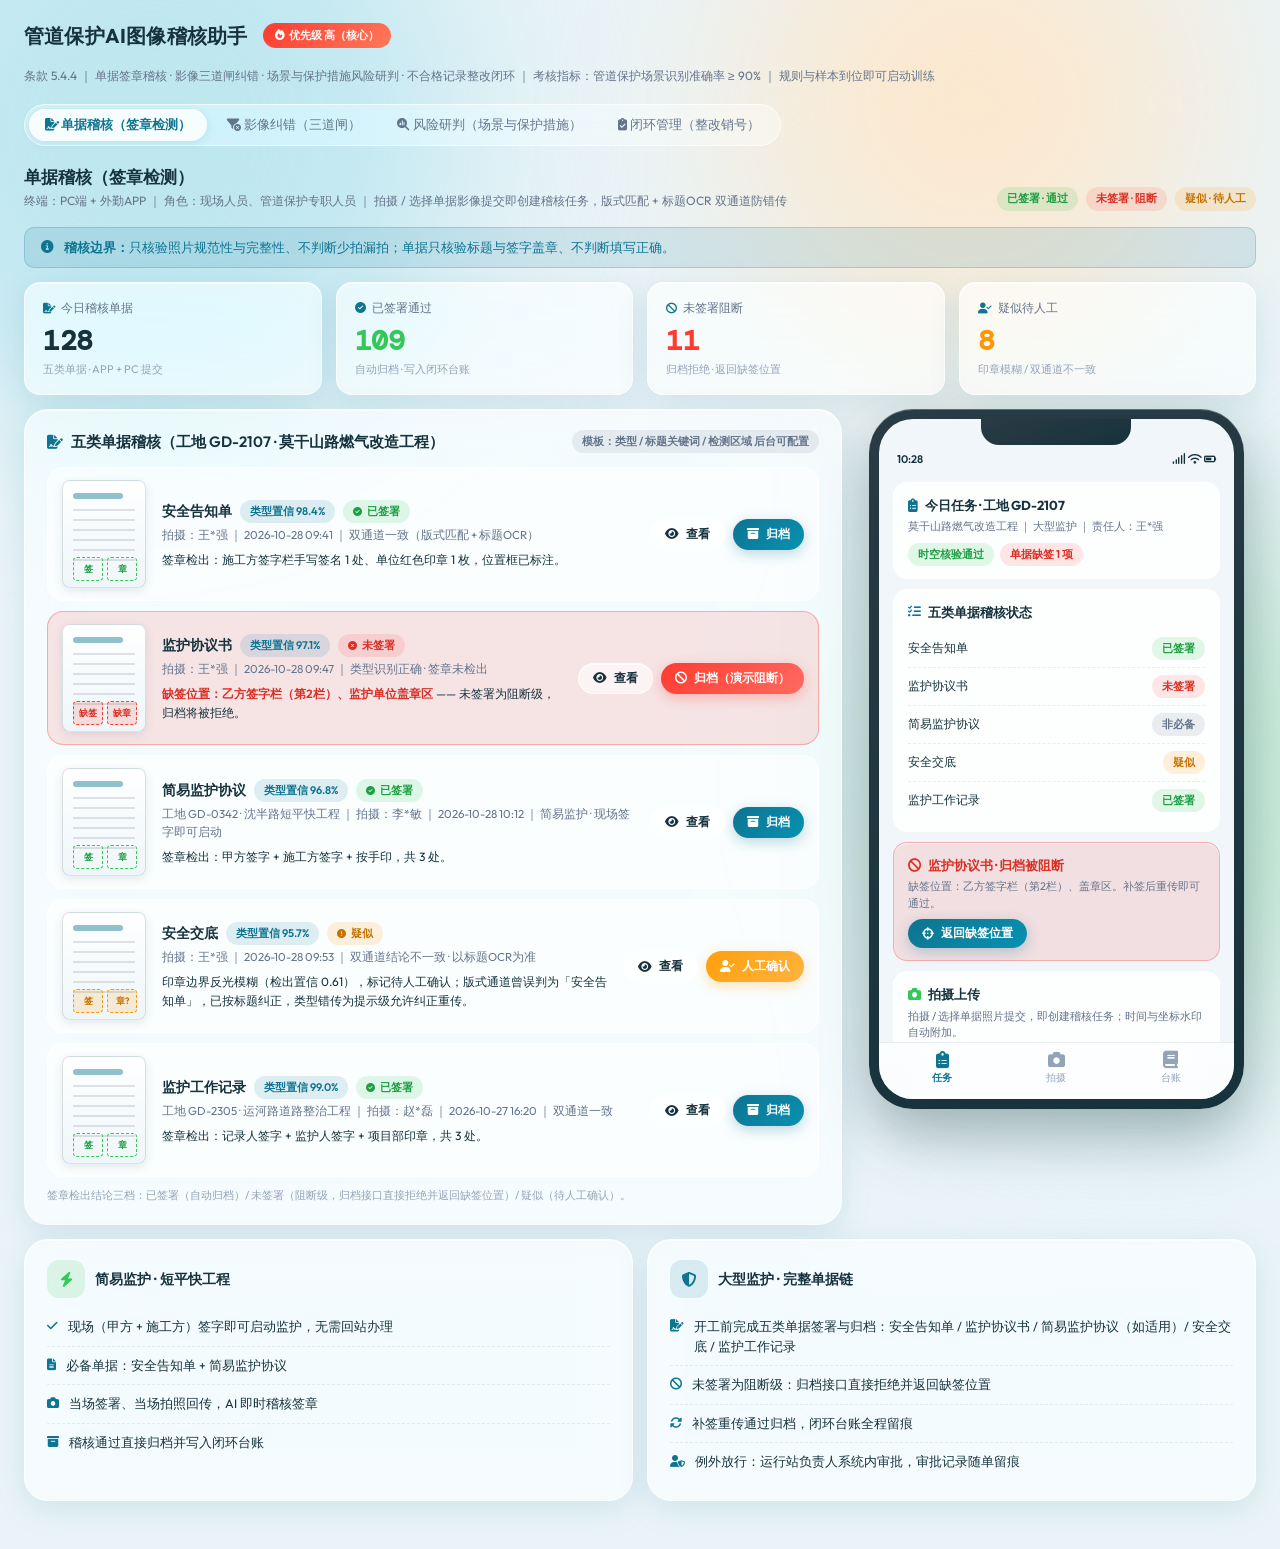
<file: modules/m04-patrol-audit.html>
<!DOCTYPE html>
<html lang="zh-CN">
<head>
<meta charset="UTF-8">
<meta name="viewport" content="width=device-width, initial-scale=1.0">
<title>M04 · 管道保护AI图像稽核助手</title>
<link href="https://fonts.googleapis.com/css2?family=Outfit:wght@400;500;600;700&family=DM+Mono:wght@400;500&display=swap" rel="stylesheet">
<link rel="stylesheet" href="https://cdnjs.cloudflare.com/ajax/libs/font-awesome/6.5.1/css/all.min.css">
<link rel="stylesheet" href="../styles/liquid-glass.css">
<style>
/* ===== M04 模块自定义 ===== */
.doc-row{display:flex;gap:16px;align-items:center;padding:12px 14px;border:1px solid var(--glass-border);border-radius:var(--radius-md);background:rgba(255,255,255,.55);margin-bottom:10px;flex-wrap:wrap;}
.doc-row.blocked{border-color:rgba(255,59,48,.35);background:var(--c-danger-soft);}
.doc-thumb{width:84px;height:108px;border-radius:8px;background:linear-gradient(180deg,#FFFFFF,#EFF6F9);border:1px solid rgba(22,50,60,.14);position:relative;flex-shrink:0;box-shadow:0 3px 10px rgba(14,50,60,.10);}
.doc-thumb::before{content:'';position:absolute;left:10px;right:10px;top:28px;height:56px;background:repeating-linear-gradient(180deg,rgba(22,50,60,.13) 0 2px,transparent 2px 10px);}
.doc-thumb::after{content:'';position:absolute;left:10px;top:12px;width:50px;height:6px;border-radius:3px;background:rgba(14,116,144,.45);}
.anno{position:absolute;border:1.5px dashed var(--c-ok);border-radius:4px;z-index:2;display:flex;align-items:center;justify-content:center;font-size:9px;font-weight:700;color:#1E9E44;}
.anno.miss{border-color:var(--c-danger);background:rgba(255,59,48,.14);color:#D93025;}
.anno.suspect{border-color:var(--c-warn);background:var(--c-warn-soft);color:#C67200;}
.doc-info{flex:1;min-width:230px;}
.doc-name{font-size:14px;font-weight:700;display:flex;align-items:center;gap:8px;flex-wrap:wrap;}
.doc-meta{font-size:11.5px;color:var(--c-text-2);margin-top:3px;}
.doc-detail{font-size:12px;margin-top:6px;line-height:1.6;}
.doc-actions{display:flex;gap:8px;flex-wrap:wrap;}
.rule-head{display:flex;align-items:center;gap:10px;margin-bottom:10px;font-size:14px;font-weight:700;}
.rule-icon{width:38px;height:38px;border-radius:12px;display:flex;align-items:center;justify-content:center;font-size:15px;flex-shrink:0;}
.ph-card{background:rgba(255,255,255,.82);border:1px solid var(--glass-border);border-radius:14px;padding:12px 14px;margin-bottom:10px;box-shadow:var(--glass-inner);}
.ph-card.danger{background:var(--c-danger-soft);border-color:rgba(255,59,48,.3);}
.ph-title{font-size:13px;font-weight:700;display:flex;align-items:center;gap:7px;}
.ph-sub{font-size:11px;color:var(--c-text-2);margin-top:3px;line-height:1.5;}
.ph-row{display:flex;align-items:center;justify-content:space-between;gap:8px;padding:7px 0;border-bottom:1px dashed var(--c-line);font-size:12px;}
.ph-row:last-child{border-bottom:none;}
.tl{position:relative;padding-left:24px;}
.tl::before{content:'';position:absolute;left:7px;top:8px;bottom:8px;width:2px;background:rgba(22,50,60,.12);border-radius:2px;}
.tl-item{position:relative;padding-bottom:16px;}
.tl-item:last-child{padding-bottom:0;}
.tl-item::before{content:'';position:absolute;left:-22px;top:3px;width:11px;height:11px;border-radius:50%;background:#fff;border:3px solid var(--c-text-3);box-sizing:border-box;}
.tl-item.done::before{border-color:var(--c-ok);background:var(--c-ok);}
.tl-item.active::before{border-color:var(--c-warn);box-shadow:0 0 0 4px var(--c-warn-soft);}
.tl-time{font-family:'DM Mono',monospace;font-size:10.5px;color:var(--c-text-3);}
.measure-card{border-left:4px solid var(--c-text-3);}
.measure-card.miss{border-left-color:var(--c-danger);}
.measure-card.offset{border-left-color:var(--c-warn);}
.measure-card.moved{border-left-color:var(--c-danger);}
.quote-box{background:var(--c-primary-soft);border-left:3px solid var(--c-primary);border-radius:0 var(--radius-sm) var(--radius-sm) 0;padding:12px 14px;font-size:12.5px;line-height:1.7;color:var(--c-text);}
.kv-list{font-size:12.5px;}
.kv-list .k{display:flex;gap:10px;padding:5px 0;}
.kv-list .k b{color:var(--c-text-2);font-weight:500;min-width:92px;flex-shrink:0;}
.tier-row{margin-top:12px;}
.tier-head{display:flex;align-items:center;justify-content:space-between;gap:8px;flex-wrap:wrap;font-size:12.5px;font-weight:600;}
</style>
</head>
<body>
<div class="ambient-blob"></div>
<div class="module-wrap">

  <div class="module-top">
    <div class="module-title">管道保护AI图像稽核助手</div>
    <span class="badge badge-high"><i class="fa-solid fa-fire"></i>优先级 高（核心）</span>
    <div class="module-sub" style="flex-basis:100%;">条款 5.4.4 ｜ 单据签章稽核 · 影像三道闸纠错 · 场景与保护措施风险研判 · 不合格记录整改闭环 ｜ 考核指标：管道保护场景识别准确率 ≥ 90% ｜ 规则与样本到位即可启动训练</div>
  </div>

  <div class="seg mb-14">
    <button class="seg-item active" data-view="v-单据稽核-签章检测-" onclick="switchView('v-单据稽核-签章检测-')"><i class="fa-solid fa-file-signature"></i> 单据稽核（签章检测）</button>
    <button class="seg-item" data-view="v-影像纠错-质量闸-时空闸-去重闸-" onclick="switchView('v-影像纠错-质量闸-时空闸-去重闸-')"><i class="fa-solid fa-filter-circle-xmark"></i> 影像纠错（三道闸）</button>
    <button class="seg-item" data-view="v-风险研判-场景识别与保护措施稽核-" onclick="switchView('v-风险研判-场景识别与保护措施稽核-')"><i class="fa-solid fa-magnifying-glass-chart"></i> 风险研判（场景与保护措施）</button>
    <button class="seg-item" data-view="v-闭环管理-不合格记录与整改销号-" onclick="switchView('v-闭环管理-不合格记录与整改销号-')"><i class="fa-solid fa-clipboard-check"></i> 闭环管理（整改销号）</button>
  </div>

  <!-- ============ 页面1：单据稽核（签章检测） ============ -->
  <section class="view active" id="v-单据稽核-签章检测-">
    <div class="page-head">
      <div>
        <div class="page-title">单据稽核（签章检测）</div>
        <div class="page-desc">终端：PC端 + 外勤APP ｜ 角色：现场人员、管道保护专职人员 ｜ 拍摄 / 选择单据影像提交即创建稽核任务，版式匹配 + 标题OCR 双通道防错传</div>
      </div>
      <div class="flex" style="gap:8px;flex-wrap:wrap;">
        <span class="tag tag-green">已签署 · 通过</span>
        <span class="tag tag-red">未签署 · 阻断</span>
        <span class="tag tag-orange">疑似 · 待人工</span>
      </div>
    </div>

    <div class="alert-strip cyan"><i class="fa-solid fa-circle-info"></i><span><b>稽核边界：</b>只核验照片规范性与完整性、不判断少拍漏拍；单据只核验标题与签字盖章、不判断填写正确。</span></div>

    <div class="grid g-4">
      <div class="stat-card">
        <div class="stat-label"><i class="fa-solid fa-file-signature"></i>今日稽核单据</div>
        <div class="stat-value">128</div>
        <div class="stat-sub">五类单据 · APP + PC 提交</div>
      </div>
      <div class="stat-card">
        <div class="stat-label"><i class="fa-solid fa-circle-check"></i>已签署通过</div>
        <div class="stat-value green">109</div>
        <div class="stat-sub">自动归档 · 写入闭环台账</div>
      </div>
      <div class="stat-card">
        <div class="stat-label"><i class="fa-solid fa-ban"></i>未签署阻断</div>
        <div class="stat-value red">11</div>
        <div class="stat-sub">归档拒绝 · 返回缺签位置</div>
      </div>
      <div class="stat-card">
        <div class="stat-label"><i class="fa-solid fa-user-check"></i>疑似待人工</div>
        <div class="stat-value orange">8</div>
        <div class="stat-sub">印章模糊 / 双通道不一致</div>
      </div>
    </div>

    <div class="grid g-pc-phone mt-14">
      <div class="glass-card">
        <div class="card-head">
          <div class="card-title"><i class="fa-solid fa-file-signature"></i>五类单据稽核（工地 GD-2107 · 莫干山路燃气改造工程）</div>
          <span class="tag tag-gray">模板：类型 / 标题关键词 / 检测区域 后台可配置</span>
        </div>

        <div class="doc-row">
          <div class="doc-thumb">
            <div class="anno" style="left:10px;top:76px;width:30px;height:24px;">签</div>
            <div class="anno" style="left:44px;top:76px;width:30px;height:24px;">章</div>
          </div>
          <div class="doc-info">
            <div class="doc-name">安全告知单 <span class="tag tag-cyan">类型置信 98.4%</span> <span class="tag tag-green"><i class="fa-solid fa-circle-check"></i>已签署</span></div>
            <div class="doc-meta">拍摄：王*强 ｜ 2026-10-28 09:41 ｜ 双通道一致（版式匹配 + 标题OCR）</div>
            <div class="doc-detail">签章检出：施工方签字栏手写签名 1 处、单位红色印章 1 枚，位置框已标注。</div>
          </div>
          <div class="doc-actions">
            <button class="btn btn-glass btn-sm" onclick="showToast('已打开单据影像与签章标注框（演示）')"><i class="fa-solid fa-eye"></i>查看</button>
            <button class="btn btn-primary btn-sm" onclick="showToast('安全告知单已归档，并写入闭环台账')"><i class="fa-solid fa-box-archive"></i>归档</button>
          </div>
        </div>

        <div class="doc-row blocked">
          <div class="doc-thumb">
            <div class="anno miss" style="left:10px;top:76px;width:30px;height:24px;">缺签</div>
            <div class="anno miss" style="left:44px;top:76px;width:30px;height:24px;">缺章</div>
          </div>
          <div class="doc-info">
            <div class="doc-name">监护协议书 <span class="tag tag-cyan">类型置信 97.1%</span> <span class="tag tag-red"><i class="fa-solid fa-circle-xmark"></i>未签署</span></div>
            <div class="doc-meta">拍摄：王*强 ｜ 2026-10-28 09:47 ｜ 类型识别正确 · 签章未检出</div>
            <div class="doc-detail"><span style="color:#D93025;font-weight:600;">缺签位置：乙方签字栏（第2栏）、监护单位盖章区</span> —— 未签署为阻断级，归档将被拒绝。</div>
          </div>
          <div class="doc-actions">
            <button class="btn btn-glass btn-sm" onclick="showToast('已打开单据影像与缺签红框标注（演示）')"><i class="fa-solid fa-eye"></i>查看</button>
            <button class="btn btn-danger btn-sm" onclick="openModal('modal-block-archive')"><i class="fa-solid fa-ban"></i>归档（演示阻断）</button>
          </div>
        </div>

        <div class="doc-row">
          <div class="doc-thumb">
            <div class="anno" style="left:10px;top:76px;width:30px;height:24px;">签</div>
            <div class="anno" style="left:44px;top:76px;width:30px;height:24px;">章</div>
          </div>
          <div class="doc-info">
            <div class="doc-name">简易监护协议 <span class="tag tag-cyan">类型置信 96.8%</span> <span class="tag tag-green"><i class="fa-solid fa-circle-check"></i>已签署</span></div>
            <div class="doc-meta">工地 GD-0342 · 沈半路短平快工程 ｜ 拍摄：李*敏 ｜ 2026-10-28 10:12 ｜ 简易监护 · 现场签字即可启动</div>
            <div class="doc-detail">签章检出：甲方签字 + 施工方签字 + 按手印，共 3 处。</div>
          </div>
          <div class="doc-actions">
            <button class="btn btn-glass btn-sm" onclick="showToast('已打开单据影像与签章标注框（演示）')"><i class="fa-solid fa-eye"></i>查看</button>
            <button class="btn btn-primary btn-sm" onclick="showToast('简易监护协议已归档，现场监护即时启动')"><i class="fa-solid fa-box-archive"></i>归档</button>
          </div>
        </div>

        <div class="doc-row">
          <div class="doc-thumb">
            <div class="anno suspect" style="left:10px;top:76px;width:30px;height:24px;">签</div>
            <div class="anno suspect" style="left:44px;top:76px;width:30px;height:24px;">章?</div>
          </div>
          <div class="doc-info">
            <div class="doc-name">安全交底 <span class="tag tag-cyan">类型置信 95.7%</span> <span class="tag tag-orange"><i class="fa-solid fa-circle-exclamation"></i>疑似</span></div>
            <div class="doc-meta">拍摄：王*强 ｜ 2026-10-28 09:53 ｜ 双通道结论不一致 · 以标题OCR为准</div>
            <div class="doc-detail">印章边界反光模糊（检出置信 0.61），标记待人工确认；版式通道曾误判为「安全告知单」，已按标题纠正，类型错传为提示级允许纠正重传。</div>
          </div>
          <div class="doc-actions">
            <button class="btn btn-glass btn-sm" onclick="showToast('已打开单据影像与存疑标注框（演示）')"><i class="fa-solid fa-eye"></i>查看</button>
            <button class="btn btn-accent btn-sm" onclick="showToast('已推送管道保护专职人员进行人工确认（演示）')"><i class="fa-solid fa-user-check"></i>人工确认</button>
          </div>
        </div>

        <div class="doc-row">
          <div class="doc-thumb">
            <div class="anno" style="left:10px;top:76px;width:30px;height:24px;">签</div>
            <div class="anno" style="left:44px;top:76px;width:30px;height:24px;">章</div>
          </div>
          <div class="doc-info">
            <div class="doc-name">监护工作记录 <span class="tag tag-cyan">类型置信 99.0%</span> <span class="tag tag-green"><i class="fa-solid fa-circle-check"></i>已签署</span></div>
            <div class="doc-meta">工地 GD-2305 · 运河路道路整治工程 ｜ 拍摄：赵*磊 ｜ 2026-10-27 16:20 ｜ 双通道一致</div>
            <div class="doc-detail">签章检出：记录人签字 + 监护人签字 + 项目部印章，共 3 处。</div>
          </div>
          <div class="doc-actions">
            <button class="btn btn-glass btn-sm" onclick="showToast('已打开单据影像与签章标注框（演示）')"><i class="fa-solid fa-eye"></i>查看</button>
            <button class="btn btn-primary btn-sm" onclick="showToast('监护工作记录已归档，并写入闭环台账')"><i class="fa-solid fa-box-archive"></i>归档</button>
          </div>
        </div>

        <div class="tiny">签章检出结论三档：已签署（自动归档）/ 未签署（阻断级，归档接口直接拒绝并返回缺签位置）/ 疑似（待人工确认）。</div>
      </div>

      <div>
        <div class="phone-frame">
          <div class="phone-screen">
            <div class="phone-notch"></div>
            <div class="phone-statusbar"><span>10:28</span><span><i class="fa-solid fa-signal"></i> <i class="fa-solid fa-wifi"></i> <i class="fa-solid fa-battery-three-quarters"></i></span></div>
            <div class="phone-body">
              <div class="ph-card">
                <div class="ph-title"><i class="fa-solid fa-clipboard-list" style="color:var(--c-primary);"></i>今日任务 · 工地 GD-2107</div>
                <div class="ph-sub">莫干山路燃气改造工程 ｜ 大型监护 ｜ 责任人：王*强</div>
                <div class="flex mt-8" style="gap:6px;flex-wrap:wrap;">
                  <span class="tag tag-green">时空核验通过</span>
                  <span class="tag tag-red">单据缺签 1 项</span>
                </div>
              </div>
              <div class="ph-card">
                <div class="ph-title"><i class="fa-solid fa-list-check" style="color:var(--c-primary);"></i>五类单据稽核状态</div>
                <div class="mt-8">
                  <div class="ph-row"><span>安全告知单</span><span class="tag tag-green">已签署</span></div>
                  <div class="ph-row"><span>监护协议书</span><span class="tag tag-red">未签署</span></div>
                  <div class="ph-row"><span>简易监护协议</span><span class="tag tag-gray">非必备</span></div>
                  <div class="ph-row"><span>安全交底</span><span class="tag tag-orange">疑似</span></div>
                  <div class="ph-row"><span>监护工作记录</span><span class="tag tag-green">已签署</span></div>
                </div>
              </div>
              <div class="ph-card danger">
                <div class="ph-title" style="color:#D93025;"><i class="fa-solid fa-ban"></i>监护协议书 · 归档被阻断</div>
                <div class="ph-sub">缺签位置：乙方签字栏（第2栏）、盖章区。补签后重传即可通过。</div>
                <button class="btn btn-primary btn-sm mt-8" onclick="showToast('已定位缺签位置：乙方签字栏（红框标注）')"><i class="fa-solid fa-crosshairs"></i>返回缺签位置</button>
              </div>
              <div class="ph-card">
                <div class="ph-title"><i class="fa-solid fa-camera" style="color:var(--c-ok);"></i>拍摄上传</div>
                <div class="ph-sub">拍摄 / 选择单据照片提交，即创建稽核任务；时间与坐标水印自动附加。</div>
              </div>
            </div>
            <div class="phone-tabbar">
              <div class="phone-tab active"><i class="fa-solid fa-clipboard-list"></i>任务</div>
              <div class="phone-tab"><i class="fa-solid fa-camera"></i>拍摄</div>
              <div class="phone-tab"><i class="fa-solid fa-book"></i>台账</div>
            </div>
          </div>
        </div>
      </div>
    </div>

    <div class="grid g-2 mt-14">
      <div class="glass-card">
        <div class="rule-head"><span class="rule-icon" style="background:var(--c-ok-soft);color:var(--c-ok);"><i class="fa-solid fa-bolt"></i></span>简易监护 · 短平快工程</div>
        <ul class="icon-list">
          <li><i class="fa-solid fa-check"></i><span>现场（甲方 + 施工方）签字即可启动监护，无需回站办理</span></li>
          <li><i class="fa-solid fa-file-lines"></i><span>必备单据：安全告知单 + 简易监护协议</span></li>
          <li><i class="fa-solid fa-camera"></i><span>当场签署、当场拍照回传，AI 即时稽核签章</span></li>
          <li><i class="fa-solid fa-box-archive"></i><span>稽核通过直接归档并写入闭环台账</span></li>
        </ul>
      </div>
      <div class="glass-card">
        <div class="rule-head"><span class="rule-icon" style="background:var(--c-primary-soft);color:var(--c-primary);"><i class="fa-solid fa-shield-halved"></i></span>大型监护 · 完整单据链</div>
        <ul class="icon-list">
          <li><i class="fa-solid fa-file-signature"></i><span>开工前完成五类单据签署与归档：安全告知单 / 监护协议书 / 简易监护协议（如适用）/ 安全交底 / 监护工作记录</span></li>
          <li><i class="fa-solid fa-ban"></i><span>未签署为阻断级：归档接口直接拒绝并返回缺签位置</span></li>
          <li><i class="fa-solid fa-rotate"></i><span>补签重传通过归档，闭环台账全程留痕</span></li>
          <li><i class="fa-solid fa-user-shield"></i><span>例外放行：运行站负责人系统内审批，审批记录随单留痕</span></li>
        </ul>
      </div>
    </div>

    <div class="modal-mask" id="modal-block-archive" onclick="if(event.target===this)closeModal('modal-block-archive')">
      <div class="glass-modal blocking">
        <div class="blocking-strip"><i class="fa-solid fa-ban"></i>归档阻断 · 未检出签字盖章</div>
        <div class="modal-head">
          <div class="modal-title"><i class="fa-solid fa-file-signature" style="color:var(--c-danger);"></i>监护协议书 · 归档被拒绝</div>
          <button class="modal-close" onclick="closeModal('modal-block-archive')"><i class="fa-solid fa-xmark"></i></button>
        </div>
        <div class="modal-body">
          <div class="kv-list">
            <div class="k"><b>单据类型</b><span>监护协议书（类型置信 97.1%，双通道一致）</span></div>
            <div class="k"><b>所属工地</b><span>GD-2107 · 莫干山路燃气改造工程</span></div>
            <div class="k"><b>缺签位置①</b><span style="color:#D93025;font-weight:600;">乙方签字栏（第 2 栏）— 图上红框已定位</span></div>
            <div class="k"><b>缺签位置②</b><span style="color:#D93025;font-weight:600;">监护单位盖章区 — 图上红框已定位</span></div>
            <div class="k"><b>阻断规则</b><span>未签署为阻断级，归档接口直接拒绝；补签重传通过后归档并写入闭环台账</span></div>
            <div class="k"><b>例外放行</b><span>须运行站负责人系统内审批，审批记录随单留痕</span></div>
          </div>
          <div class="alert-strip red mt-14" style="margin-bottom:0;"><i class="fa-solid fa-triangle-exclamation"></i>图上红框已定位缺签位置，请补签后重传；本阻断不可现场绕过。</div>
        </div>
        <div class="modal-foot">
          <button class="btn btn-glass" onclick="closeModal('modal-block-archive');showToast('例外审批已提交：运行站负责人 李*敏（演示）')"><i class="fa-solid fa-user-shield"></i>申请例外审批</button>
          <button class="btn btn-primary" onclick="closeModal('modal-block-archive');showToast('已返回缺签位置：乙方签字栏（图上红框标注）')"><i class="fa-solid fa-crosshairs"></i>返回缺签位置</button>
        </div>
      </div>
    </div>
  </section>

  <!-- ============ 页面2：影像纠错（质量闸/时空闸/去重闸） ============ -->
  <section class="view" id="v-影像纠错-质量闸-时空闸-去重闸-">
    <div class="page-head">
      <div>
        <div class="page-title">影像纠错（质量闸 / 时空闸 / 去重闸）</div>
        <div class="page-desc">终端：PC端 + 外勤APP ｜ 角色：现场人员、管理人员 ｜ 三道闸串联执行，任一拦截即中止后续并返回拦截原因与分类重拍引导</div>
      </div>
      <div class="flex" style="gap:8px;flex-wrap:wrap;">
        <span class="tag tag-blue">质量闸</span>
        <span class="tag tag-cyan">时空闸</span>
        <span class="tag tag-accent">去重闸</span>
      </div>
    </div>

    <div class="alert-strip cyan"><i class="fa-solid fa-circle-info"></i><span><b>稽核边界：</b>只核验照片规范性与完整性、不判断少拍漏拍；单据只核验标题与签字盖章、不判断填写正确。</span></div>

    <div class="grid g-4">
      <div class="stat-card">
        <div class="stat-label"><i class="fa-solid fa-images"></i>今日过闸照片</div>
        <div class="stat-value">1,246</div>
        <div class="stat-sub">串联执行 · 全程留痕</div>
      </div>
      <div class="stat-card">
        <div class="stat-label"><i class="fa-solid fa-circle-xmark"></i>质量闸拦截</div>
        <div class="stat-value red">87</div>
        <div class="stat-sub">模糊 / 黑屏 / 过曝 / 过暗 / 无关图</div>
      </div>
      <div class="stat-card">
        <div class="stat-label"><i class="fa-solid fa-location-dot"></i>时空闸拦截</div>
        <div class="stat-value orange">23</div>
        <div class="stat-sub">坐标偏离 / 时间窗外 / 水印异常</div>
      </div>
      <div class="stat-card">
        <div class="stat-label"><i class="fa-solid fa-clone"></i>去重闸命中</div>
        <div class="stat-value accent">9</div>
        <div class="stat-sub">推送管理人员确认 · 不直接拒收</div>
      </div>
    </div>

    <div class="glass-card mb-14 mt-14">
      <div class="card-head">
        <div class="card-title"><i class="fa-solid fa-route"></i>三道闸串联流程 · 样本 GC-261028-0892</div>
        <span class="tag tag-red"><i class="fa-solid fa-ban"></i>质量闸拦截 · 后续闸门中止</span>
      </div>
      <div class="steps">
        <div class="step active"><span class="dot">1</span>质量闸 · 清晰度 / 曝光 / 无关图</div>
        <div class="step"><span class="dot">2</span>时空闸 · 坐标 / 时间窗 / 水印</div>
        <div class="step"><span class="dot">3</span>去重闸 · 感知哈希比对</div>
      </div>
    </div>

    <div class="grid g-pc-phone">
      <div class="glass-card">
        <div class="card-head">
          <div class="card-title"><i class="fa-solid fa-table-list"></i>三道闸判定数值表（稽核留痕）</div>
          <span class="tag tag-gray">日间 / 夜间双参数</span>
        </div>
        <div class="table-scroll">
          <table class="glass-table">
            <thead>
              <tr><th>闸门</th><th>判定指标</th><th>阈值</th><th>样本值</th><th>结论</th><th>操作</th></tr>
            </thead>
            <tbody>
              <tr>
                <td><span class="tag tag-blue">质量闸</span></td>
                <td>清晰度 · 拉普拉斯方差</td>
                <td class="mono">日间 ≥100 ｜ 夜间 ≥60</td>
                <td class="mono" style="color:#D93025;font-weight:700;">42.7</td>
                <td><span class="tag tag-red">拦截 · 模糊</span></td>
                <td><button class="btn btn-glass btn-xs" onclick="openModal('modal-retake')">重拍引导</button></td>
              </tr>
              <tr>
                <td><span class="tag tag-blue">质量闸</span></td>
                <td>有效像素占比</td>
                <td class="mono">≥85%</td>
                <td class="mono">93.6%</td>
                <td><span class="tag tag-green">通过</span></td>
                <td><span class="tiny">—</span></td>
              </tr>
              <tr>
                <td><span class="tag tag-blue">质量闸</span></td>
                <td>高亮像素占比（过曝）</td>
                <td class="mono">≤20%</td>
                <td class="mono">3.4%</td>
                <td><span class="tag tag-green">通过</span></td>
                <td><span class="tiny">—</span></td>
              </tr>
              <tr>
                <td><span class="tag tag-blue">质量闸</span></td>
                <td>亮度均值（过暗 / 黑屏）</td>
                <td class="mono">日间 60–200 ｜ 夜间 40–160</td>
                <td class="mono">142</td>
                <td><span class="tag tag-green">通过</span></td>
                <td><span class="tiny">—</span></td>
              </tr>
              <tr>
                <td><span class="tag tag-cyan">时空闸</span></td>
                <td>坐标偏离量</td>
                <td class="mono">≤50 米（按工地类型配置容差）</td>
                <td class="mono" style="color:#D93025;font-weight:700;">128 米</td>
                <td><span class="tag tag-red">拦截 · 偏离工地</span></td>
                <td><button class="btn btn-glass btn-xs" onclick="openModal('modal-retake')">重拍引导</button></td>
              </tr>
              <tr>
                <td><span class="tag tag-cyan">时空闸</span></td>
                <td>时间窗口偏差</td>
                <td class="mono">作业计划窗口 ±30 分钟</td>
                <td class="mono">+6 分钟</td>
                <td><span class="tag tag-green">通过</span></td>
                <td><span class="tiny">—</span></td>
              </tr>
              <tr>
                <td><span class="tag tag-cyan">时空闸</span></td>
                <td>水印 × EXIF 交叉核对</td>
                <td class="mono">时间 / 坐标一致</td>
                <td class="mono">一致</td>
                <td><span class="tag tag-green">通过</span></td>
                <td><span class="tiny">—</span></td>
              </tr>
              <tr>
                <td><span class="tag tag-accent">去重闸</span></td>
                <td>感知哈希相似度</td>
                <td class="mono">&lt;0.92</td>
                <td class="mono" style="color:#C67200;font-weight:700;">0.95</td>
                <td><span class="tag tag-orange">命中历史工单</span></td>
                <td><button class="btn btn-glass btn-xs" onclick="openModal('modal-retake')">处置确认</button></td>
              </tr>
            </tbody>
          </table>
        </div>
        <div class="tiny mt-8">注：样本值取自不同照片的稽核留痕，用于展示各闸判定口径；三道闸串联执行，任一拦截即中止后续闸门。</div>
        <hr class="divider">
        <ul class="icon-list">
          <li><i class="fa-solid fa-circle-info"></i><span>EXIF 缺失或有篡改嫌疑：标记「可疑」转人工复核，不直接销毁（防设备时钟异常误伤）</span></li>
          <li><i class="fa-solid fa-clone"></i><span>命中重复照片不直接拒收：标记后推送管理人员确认（防同工地连续作业合理相似被误判）；本例命中工单 GD-2305-261009-014</span></li>
          <li><i class="fa-solid fa-fingerprint"></i><span>拦截结论与判定数值全程留痕，支持复核与申诉</span></li>
        </ul>
      </div>

      <div>
        <div class="phone-frame">
          <div class="phone-screen">
            <div class="phone-notch"></div>
            <div class="phone-statusbar"><span>10:28</span><span><i class="fa-solid fa-signal"></i> <i class="fa-solid fa-wifi"></i> <i class="fa-solid fa-battery-three-quarters"></i></span></div>
            <div class="phone-body">
              <div class="ph-card">
                <div class="ph-title"><i class="fa-solid fa-camera" style="color:var(--c-primary);"></i>照片上传 · 工地 GD-2107</div>
                <div class="ph-sub">拍摄：王*强 ｜ 2026-10-28 09:42 ｜ 自动附加时间 / 坐标水印</div>
              </div>
              <div class="ph-card">
                <div class="ph-title"><i class="fa-solid fa-filter-circle-xmark" style="color:var(--c-primary);"></i>过闸进度</div>
                <div class="mt-8">
                  <div class="ph-row"><span><i class="fa-solid fa-circle-xmark" style="color:#D93025;"></i> 质量闸</span><span class="tag tag-red">拦截 · 模糊</span></div>
                  <div class="ph-row"><span><i class="fa-solid fa-circle" style="color:var(--c-text-3);"></i> 时空闸</span><span class="tag tag-gray">已中止</span></div>
                  <div class="ph-row"><span><i class="fa-solid fa-circle" style="color:var(--c-text-3);"></i> 去重闸</span><span class="tag tag-gray">已中止</span></div>
                </div>
              </div>
              <div class="ph-card danger">
                <div class="ph-title" style="color:#D93025;"><i class="fa-solid fa-ban"></i>拦截原因：照片模糊</div>
                <div class="ph-sub">拉普拉斯方差 42.7，低于日间阈值 100。请按引导重拍后重新上传。</div>
                <button class="btn btn-primary btn-sm mt-8" onclick="openModal('modal-retake')"><i class="fa-solid fa-circle-question"></i>查看重拍引导</button>
              </div>
              <div class="ph-card">
                <div class="ph-title"><i class="fa-solid fa-shield-halved" style="color:var(--c-ok);"></i>留痕与申诉</div>
                <div class="ph-sub">拦截结论与判定数值全程留痕，可复核申诉；EXIF 异常转人工复核。</div>
              </div>
            </div>
            <div class="phone-tabbar">
              <div class="phone-tab"><i class="fa-solid fa-clipboard-list"></i>任务</div>
              <div class="phone-tab active"><i class="fa-solid fa-camera"></i>拍摄</div>
              <div class="phone-tab"><i class="fa-solid fa-book"></i>台账</div>
            </div>
          </div>
        </div>
      </div>
    </div>

    <div class="modal-mask" id="modal-retake" onclick="if(event.target===this)closeModal('modal-retake')">
      <div class="glass-modal">
        <div class="modal-head">
          <div class="modal-title"><i class="fa-solid fa-camera-rotate" style="color:var(--c-warn);"></i>拦截原因分类重拍引导</div>
          <button class="modal-close" onclick="closeModal('modal-retake')"><i class="fa-solid fa-xmark"></i></button>
        </div>
        <div class="modal-body">
          <div class="kv-list">
            <div class="k"><b>样本编号</b><span class="mono">GC-261028-0892</span></div>
            <div class="k"><b>所属工地</b><span>GD-2107 · 莫干山路燃气改造工程</span></div>
            <div class="k"><b>拍摄信息</b><span>王*强 ｜ 2026-10-28 09:42 ｜ 定位：工地围挡外 128 米</span></div>
            <div class="k"><b>拦截闸门</b><span>质量闸（串联中止：时空闸 / 去重闸未执行）</span></div>
            <div class="k"><b>拦截原因</b><span style="color:#D93025;font-weight:600;">照片模糊 · 拉普拉斯方差 42.7（日间阈值 ≥100）</span></div>
          </div>
          <hr class="divider">
          <div class="form-label" style="margin-bottom:4px;">分类重拍引导</div>
          <ul class="icon-list">
            <li><i class="fa-solid fa-camera"></i><span><b>模糊：</b>擦拭镜头、双手持机，点击屏幕对焦后再拍摄</span></li>
            <li><i class="fa-solid fa-moon"></i><span><b>黑屏 / 过暗：</b>夜间开启补光，避免手指遮挡镜头</span></li>
            <li><i class="fa-solid fa-sun"></i><span><b>过曝：</b>调整角度避开逆光与强反射面</span></li>
            <li><i class="fa-solid fa-image"></i><span><b>无关图片：</b>仅拍摄工地现场与指定单据 / 点位</span></li>
            <li><i class="fa-solid fa-location-dot"></i><span><b>坐标偏离：</b>进入工地围挡内拍摄，确认定位图标为实心</span></li>
            <li><i class="fa-solid fa-clone"></i><span><b>重复照片：</b>拍摄当前施工进展，勿从相册选取历史照片</span></li>
          </ul>
        </div>
        <div class="modal-foot">
          <button class="btn btn-glass" onclick="closeModal('modal-retake')">关闭</button>
          <button class="btn btn-primary" onclick="closeModal('modal-retake');showToast('重拍引导已推送至外勤APP：王*强（演示）')"><i class="fa-solid fa-paper-plane"></i>通知现场重拍</button>
        </div>
      </div>
    </div>
  </section>

  <!-- ============ 页面3：风险研判（场景识别与保护措施稽核） ============ -->
  <section class="view" id="v-风险研判-场景识别与保护措施稽核-">
    <div class="page-head">
      <div>
        <div class="page-title">风险研判（场景识别与保护措施稽核）</div>
        <div class="page-desc">终端：PC端 ｜ 角色：运行站管理人员、系统自动 ｜ 施工场景前置判定 → 三类保护措施目标检测（GIS 管线坐标为几何参考）→ 置信度分档 → 分级预警</div>
      </div>
      <div class="flex" style="gap:8px;flex-wrap:wrap;">
        <span class="tag tag-red">缺失</span>
        <span class="tag tag-orange">错位</span>
        <span class="tag tag-red">被移动</span>
      </div>
    </div>

    <div class="alert-strip cyan"><i class="fa-solid fa-circle-info"></i><span><b>稽核边界：</b>只核验照片规范性与完整性、不判断少拍漏拍；单据只核验标题与签字盖章、不判断填写正确。</span></div>

    <div class="grid g-4">
      <div class="stat-card">
        <div class="stat-label"><i class="fa-solid fa-helmet-safety"></i>今日研判工地</div>
        <div class="stat-value">46</div>
        <div class="stat-sub">场景前置判定 · 非施工图拦截</div>
      </div>
      <div class="stat-card">
        <div class="stat-label"><i class="fa-solid fa-bolt"></i>高置信直出</div>
        <div class="stat-value green">31</div>
        <div class="stat-sub">置信 ≥0.90 直接出结论</div>
      </div>
      <div class="stat-card">
        <div class="stat-label"><i class="fa-solid fa-brain"></i>大模型二次研判</div>
        <div class="stat-value blue">9</div>
        <div class="stat-sub">置信 0.70–0.90 · 理由留痕</div>
      </div>
      <div class="stat-card">
        <div class="stat-label"><i class="fa-solid fa-user"></i>转人工复核</div>
        <div class="stat-value orange">6</div>
        <div class="stat-sub">置信 &lt;0.70 人工兜底</div>
      </div>
    </div>

    <div class="grid g-main-side mt-14">
      <div class="glass-card">
        <div class="card-head">
          <div class="card-title"><i class="fa-solid fa-map-location-dot"></i>工地 GIS 示意 · GD-2107 莫干山路燃气改造工程</div>
          <span class="tag tag-red"><i class="fa-solid fa-triangle-exclamation"></i>硬隔离被移动 · 高级别</span>
        </div>
        <div class="map-canvas" style="min-height:400px;">
          <svg style="position:absolute;inset:0;width:100%;height:100%;" viewBox="0 0 800 420" preserveAspectRatio="none">
            <path class="pipe" d="M40,320 C180,300 240,220 380,200 S620,180 760,120" stroke="#0E7490" stroke-width="6"></path>
            <path class="pipe" d="M40,360 C200,350 420,300 760,260" stroke="#34A8FF" stroke-width="4" opacity=".5"></path>
            <rect x="300" y="110" width="260" height="160" rx="14" fill="rgba(255,149,0,.10)" stroke="#FF9500" stroke-width="2" stroke-dasharray="8 6"></rect>
            <text x="326" y="136" font-size="13" fill="#C67200" font-weight="700">施工工地区域</text>
            <path d="M330,230 L540,205" stroke="#C67200" stroke-width="12" opacity=".3" stroke-linecap="round"></path>
            <text x="360" y="252" font-size="11" fill="#C67200">沟槽开挖</text>
          </svg>
          <div class="map-pin" style="left:39%;top:46%;background:var(--c-danger);" onclick="showToast('标志桩（应设处）：未检出目标 —— 缺失')"><i class="fa-solid fa-map-pin"></i></div>
          <div class="map-pin" style="left:57%;top:62%;background:var(--c-warn);" onclick="showToast('警示带：与管位偏差 0.83 米 —— 错位')"><i class="fa-solid fa-tape"></i></div>
          <div class="map-pin" style="left:48%;top:32%;background:var(--c-danger);" onclick="showToast('硬隔离：位移 0.6 米且无变更记录 —— 被移动')"><i class="fa-solid fa-ban"></i></div>
          <div class="map-pin" style="left:76%;top:22%;background:var(--c-ok);" onclick="showToast('全景拍摄点：坐标 / 时间核验通过')"><i class="fa-solid fa-camera"></i></div>
          <div class="map-legend">
            <span><span class="sw" style="background:#0E7490;"></span>燃气管线</span>
            <span><span class="sw" style="background:rgba(255,149,0,.6);"></span>工地区域</span>
            <span><span class="sw" style="background:#FF3B30;"></span>措施异常</span>
            <span><span class="sw" style="background:#34C759;"></span>正常</span>
          </div>
        </div>
        <div class="tiny mt-8">点击点位查看判定结论；保护措施以 GIS 管线坐标为几何参考，不做小目标物识别（工地场景开放，防漏报误报）。</div>
      </div>

      <div style="display:grid;gap:14px;align-content:start;">
        <div class="glass-card">
          <div class="card-head">
            <div class="card-title"><i class="fa-solid fa-magnifying-glass-chart"></i>施工场景前置判定</div>
            <span class="tag tag-green"><i class="fa-solid fa-check"></i>施工现场 · 置信 0.97</span>
          </div>
          <div class="flex" style="gap:8px;flex-wrap:wrap;">
            <span class="tag tag-gray">围挡</span>
            <span class="tag tag-gray">挖掘机械</span>
            <span class="tag tag-gray">沟槽</span>
            <span class="tag tag-cyan">特征命中 3 项</span>
          </div>
          <div class="tiny mt-8">命中施工特征，进入保护措施稽核；非施工现场照片直接拦截，不进入隐患识别（兼防无关图片充数）。</div>
        </div>
        <div class="glass-card">
          <div class="card-head">
            <div class="card-title"><i class="fa-solid fa-gauge-high"></i>置信度分档处理</div>
            <span class="tag tag-gray">今日 46 例</span>
          </div>
          <div class="tier-row">
            <div class="tier-head"><span><span class="tag tag-green">高置信 ≥0.90</span> 直接出结论</span><span class="mono">31 例 · 67.4%</span></div>
            <div class="meter mt-8"><div class="meter-fill green" style="width:67.4%;"></div></div>
          </div>
          <div class="tier-row">
            <div class="tier-head"><span><span class="tag tag-blue">中置信 0.70–0.90</span> 大模型二次研判</span><span class="mono">9 例 · 19.6%</span></div>
            <div class="meter mt-8"><div class="meter-fill" style="width:19.6%;"></div></div>
          </div>
          <div class="tier-row">
            <div class="tier-head"><span><span class="tag tag-orange">低置信 &lt;0.70</span> 转人工复核</span><span class="mono">6 例 · 13.0%</span></div>
            <div class="meter mt-8"><div class="meter-fill orange" style="width:13%;"></div></div>
          </div>
          <div class="tiny mt-8">中置信结论经多模态大模型二次研判，判定理由随结论留痕。</div>
        </div>
      </div>
    </div>

    <div class="grid g-3 mt-14">
      <div class="glass-card measure-card miss">
        <div class="card-head">
          <div class="card-title"><i class="fa-solid fa-map-pin" style="color:var(--c-danger);"></i>标志桩</div>
          <span class="tag tag-red"><i class="fa-solid fa-circle-xmark"></i>缺失</span>
        </div>
        <div class="doc-detail">判定依据：<b>应设未检出</b> —— GIS 管位坐标处未检测到标志桩目标。</div>
        <div class="flex mt-8" style="gap:6px;flex-wrap:wrap;">
          <span class="tag tag-yellow">一般级预警</span>
          <span class="tag tag-gray">纳入日常整改</span>
        </div>
      </div>
      <div class="glass-card measure-card offset">
        <div class="card-head">
          <div class="card-title"><i class="fa-solid fa-tape" style="color:var(--c-warn);"></i>警示带</div>
          <span class="tag tag-orange"><i class="fa-solid fa-arrows-left-right"></i>错位</span>
        </div>
        <div class="doc-detail">判定依据：与管线相对位置超规范偏差 <b>0.5 米</b>（实测 <b>0.83 米</b>，以 GIS 管线坐标为几何参考）。</div>
        <div class="flex mt-8" style="gap:6px;flex-wrap:wrap;">
          <span class="tag tag-blue">置信 0.88 · 大模型二次研判</span>
          <span class="tag tag-gray">理由见下</span>
        </div>
      </div>
      <div class="glass-card measure-card moved">
        <div class="card-head">
          <div class="card-title"><i class="fa-solid fa-ban" style="color:var(--c-danger);"></i>硬隔离</div>
          <span class="tag tag-red"><i class="fa-solid fa-triangle-exclamation"></i>被移动</span>
        </div>
        <div class="doc-detail">判定依据：与历史影像比对位移超 <b>0.3 米</b>（实测 <b>0.6 米</b>），且无变更记录。</div>
        <div class="flex mt-8" style="gap:6px;flex-wrap:wrap;">
          <span class="tag tag-red">高级别 · 即时推送</span>
          <span class="tag tag-cyan">置信 0.93 直出</span>
        </div>
        <button class="btn btn-primary btn-sm mt-8" onclick="openModal('modal-alarm-high')"><i class="fa-solid fa-bell"></i>查看预警推送</button>
      </div>
    </div>

    <div class="grid g-2 mt-14">
      <div class="glass-card">
        <div class="card-head">
          <div class="card-title"><i class="fa-solid fa-brain"></i>大模型二次研判 · 判定理由示例</div>
          <span class="tag tag-blue">警示带 · 错位 · 置信 0.88</span>
        </div>
        <div class="quote-box">「影像可见警示带沿沟槽右侧铺设，与 GIS 管位走向存在约 0.83 米横向偏移，超出 0.5 米规范偏差；结合沟槽开挖边界与警示带走向，判定为「设置错位」，建议现场复核并调整铺设位置。」</div>
        <div class="tiny mt-8">中置信结论经多模态大模型二次研判，判定理由随结论留痕、可追溯。</div>
      </div>
      <div class="glass-card">
        <div class="card-head">
          <div class="card-title"><i class="fa-solid fa-arrows-rotate"></i>预警分级与样本回流</div>
        </div>
        <ul class="icon-list">
          <li><i class="fa-solid fa-bell" style="color:var(--c-danger);"></i><span>硬隔离失效：高级别预警即时推送运行站与指挥中心</span></li>
          <li><i class="fa-solid fa-flag" style="color:var(--c-warn);"></i><span>标志桩缺失：一般级，纳入日常整改流程</span></li>
          <li><i class="fa-solid fa-database"></i><span>误检 / 漏检经人工确认后回流数据集管理平台</span></li>
          <li><i class="fa-solid fa-arrows-rotate"></i><span>回流样本触发再训练，灰度发布后生效</span></li>
        </ul>
      </div>
    </div>

    <div class="modal-mask" id="modal-alarm-high" onclick="if(event.target===this)closeModal('modal-alarm-high')">
      <div class="glass-modal">
        <div class="modal-head">
          <div class="modal-title"><i class="fa-solid fa-bell" style="color:var(--c-danger);"></i>高级别预警 · 硬隔离被移动</div>
          <button class="modal-close" onclick="closeModal('modal-alarm-high')"><i class="fa-solid fa-xmark"></i></button>
        </div>
        <div class="modal-body">
          <div class="kv-list">
            <div class="k"><b>所属工地</b><span>GD-2107 · 莫干山路燃气改造工程</span></div>
            <div class="k"><b>隐患判定</b><span>硬隔离被移动：与历史影像比对位移 0.6 米 &gt; 0.3 米阈值，且无变更记录</span></div>
            <div class="k"><b>判定方式</b><span>高置信 0.93 · 直接出结论</span></div>
            <div class="k"><b>推送对象</b><span>运行站负责人 李*敏（APP + 短信）｜ 指挥中心值班席（大屏 + 工单）</span></div>
            <div class="k"><b>推送时间</b><span class="mono">2026-10-28 10:05（即时推送）</span></div>
            <div class="k"><b>处置建议</b><span>通知工地责任人立即恢复硬隔离，整改照片回传复核通过后自动销号</span></div>
          </div>
        </div>
        <div class="modal-foot">
          <button class="btn btn-glass" onclick="closeModal('modal-alarm-high')">关闭</button>
          <button class="btn btn-primary" onclick="closeModal('modal-alarm-high');showToast('已生成处置工单并派发至工地责任人 王*强（演示）')"><i class="fa-solid fa-paper-plane"></i>立即派单</button>
        </div>
      </div>
    </div>
  </section>

  <!-- ============ 页面4：闭环管理（不合格记录与整改销号） ============ -->
  <section class="view" id="v-闭环管理-不合格记录与整改销号-">
    <div class="page-head">
      <div>
        <div class="page-title">闭环管理（不合格记录与整改销号）</div>
        <div class="page-desc">终端：PC端 ｜ 角色：运行站管理人员、管道保护专职 ｜ 稽核不通过自动生成记录 · 网格责任矩阵推送 · 超时逐级升级 · 同尺度复核后自动销号</div>
      </div>
      <div class="flex" style="gap:8px;flex-wrap:wrap;">
        <span class="tag tag-orange">待整改</span>
        <span class="tag tag-green">已销号</span>
        <span class="tag tag-gray">人工销号</span>
      </div>
    </div>

    <div class="alert-strip cyan"><i class="fa-solid fa-circle-info"></i><span><b>稽核边界：</b>只核验照片规范性与完整性、不判断少拍漏拍；单据只核验标题与签字盖章、不判断填写正确。</span></div>

    <div class="grid g-4">
      <div class="stat-card">
        <div class="stat-label"><i class="fa-solid fa-clipboard-list"></i>不合格记录</div>
        <div class="stat-value">132</div>
        <div class="stat-sub">管道保护 96 · 关键设备 21 · 单据 15</div>
      </div>
      <div class="stat-card">
        <div class="stat-label"><i class="fa-solid fa-hourglass-half"></i>待整改</div>
        <div class="stat-value orange">27</div>
        <div class="stat-sub">含超期升级中 4</div>
      </div>
      <div class="stat-card">
        <div class="stat-label"><i class="fa-solid fa-circle-check"></i>已销号</div>
        <div class="stat-value green">98</div>
        <div class="stat-sub">AI 复核自动销号 91 · 人工销号 7</div>
      </div>
      <div class="stat-card">
        <div class="stat-label"><i class="fa-solid fa-chart-pie"></i>闭环率</div>
        <div class="stat-value accent">87.9%</div>
        <div class="stat-sub">跨期未销号计入发现当期分母</div>
      </div>
    </div>

    <div class="grid g-main-side mt-14">
      <div class="glass-card">
        <div class="card-head">
          <div class="card-title"><i class="fa-solid fa-book"></i>闭环台账 · 不合格记录</div>
          <div class="seg">
            <button class="seg-item active" onclick="showToast('已切换台账分类：全部（演示）')">全部 132</button>
            <button class="seg-item" onclick="showToast('已切换台账分类：管道保护（演示）')">管道保护 96</button>
            <button class="seg-item" onclick="showToast('已切换台账分类：关键设备（演示）')">关键设备 21</button>
            <button class="seg-item" onclick="showToast('已切换台账分类：单据（演示）')">单据 15</button>
          </div>
        </div>
        <div class="table-scroll">
          <table class="glass-table">
            <thead>
              <tr><th>记录编号（工地-日期-序号）</th><th>隐患类别</th><th>位置 · 管段</th><th>级别</th><th>状态</th><th>整改期限</th><th>操作</th></tr>
            </thead>
            <tbody>
              <tr>
                <td class="mono">GD-2107-261026-003</td>
                <td>管道保护 · 硬隔离被移动</td>
                <td>莫干山路 · GD-2107</td>
                <td><span class="tag tag-red">高</span></td>
                <td><span class="tag tag-orange">整改中</span></td>
                <td class="mono">10-29</td>
                <td><button class="btn btn-glass btn-xs" onclick="openModal('modal-detail')">明细</button></td>
              </tr>
              <tr>
                <td class="mono">GD-2305-261024-001</td>
                <td>管道保护 · 警示带错位</td>
                <td>运河路 · GD-2305</td>
                <td><span class="tag tag-orange">一般</span></td>
                <td><span class="tag tag-red">已升级</span></td>
                <td class="mono">10-26</td>
                <td><button class="btn btn-glass btn-xs" onclick="openModal('modal-detail')">明细</button></td>
              </tr>
              <tr>
                <td class="mono">GD-0871-261021-005</td>
                <td>管道保护 · 标志桩缺失</td>
                <td>石桥路 · GD-0871</td>
                <td><span class="tag tag-orange">一般</span></td>
                <td><span class="tag tag-green">已销号</span></td>
                <td class="mono">10-27</td>
                <td><button class="btn btn-glass btn-xs" onclick="openModal('modal-detail')">明细</button></td>
              </tr>
              <tr>
                <td class="mono">GD-1523-261018-012</td>
                <td>单据 · 监护协议未签署</td>
                <td>沈半路 · GD-1523</td>
                <td><span class="tag tag-yellow">提示</span></td>
                <td><span class="tag tag-green">已销号</span></td>
                <td class="mono">10-25</td>
                <td><button class="btn btn-glass btn-xs" onclick="openModal('modal-detail')">明细</button></td>
              </tr>
              <tr>
                <td class="mono">GD-0342-261019-007</td>
                <td>关键设备 · 阀井盖破损</td>
                <td>康桥路 · GD-0342</td>
                <td><span class="tag tag-orange">一般</span></td>
                <td><span class="tag tag-gray">人工销号</span></td>
                <td class="mono">10-24</td>
                <td><button class="btn btn-glass btn-xs" onclick="openModal('modal-detail')">明细</button></td>
              </tr>
            </tbody>
          </table>
        </div>
        <div class="tiny mt-8">记录编号三段式：工地编号-日期-序号；台账按管道保护 / 关键设备 / 单据三类分页，徽标标识结论；人工销号记录单独标识并附理由。</div>
      </div>

      <div class="glass-card">
        <div class="card-head">
          <div class="card-title"><i class="fa-solid fa-arrow-up-right-dots"></i>逐级升级时间线</div>
          <span class="tag tag-red">示例 GD-2305-261024-001</span>
        </div>
        <div class="tl mt-8">
          <div class="tl-item done">
            <div class="tl-time">10-24 14:20</div>
            <div style="font-size:12.5px;">生成不合格记录，按网格责任矩阵推送<b>工地责任人 王*强</b>（APP + 短信）</div>
          </div>
          <div class="tl-item done">
            <div class="tl-time">10-26 24:00</div>
            <div style="font-size:12.5px;">整改期限届满，未回传整改照片</div>
          </div>
          <div class="tl-item done">
            <div class="tl-time">10-27 09:00</div>
            <div style="font-size:12.5px;">超时 24 小时：升级至<b>运行站负责人 李*敏</b>（站内督办）</div>
          </div>
          <div class="tl-item active">
            <div class="tl-time">10-28 09:00 · 当前</div>
            <div style="font-size:12.5px;">仍超时：升级至<b>分公司管道保护专职 陈*华</b>，纳入周考核</div>
          </div>
          <div class="tl-item">
            <div class="tl-time">待执行</div>
            <div style="font-size:12.5px;color:var(--c-text-2);">分公司督办，直至整改销号；升级记录全程留痕</div>
          </div>
        </div>
      </div>
    </div>

    <div class="glass-card mt-14">
      <div class="card-head">
        <div class="card-title"><i class="fa-solid fa-clipboard-check"></i>整改复核销号流程 · GD-2107-261026-003</div>
        <span class="tag tag-orange">整改中 · 期限 10-29</span>
      </div>
      <div class="steps">
        <div class="step done"><span class="dot"><i class="fa-solid fa-check"></i></span>生成不合格记录</div>
        <div class="step done"><span class="dot"><i class="fa-solid fa-check"></i></span>推送责任人整改</div>
        <div class="step active"><span class="dot">3</span>整改照片回传 · 过同样四道闸</div>
        <div class="step"><span class="dot">4</span>同一识别模型复核</div>
        <div class="step"><span class="dot">5</span>自动销号 / 退回注明原因</div>
      </div>
      <hr class="divider">
      <ul class="icon-list">
        <li><i class="fa-solid fa-link"></i><span>整改照片与原记录强关联，经同样四道闸 + 同一识别模型复核，防「发现从严、复核从宽」尺度漂移与旧照完成整改</span></li>
        <li><i class="fa-solid fa-circle-check"></i><span>AI 复核通过自动销号；不通过退回并注明原因</span></li>
        <li><i class="fa-solid fa-user-pen"></i><span>特殊情形人工销号：负责人确认 + 填写理由 + 台账中单独标识</span></li>
        <li><i class="fa-solid fa-chart-pie"></i><span>闭环率统计：跨期未销号计入发现当期分母</span></li>
      </ul>
    </div>

    <div class="modal-mask" id="modal-detail" onclick="if(event.target===this)closeModal('modal-detail')">
      <div class="glass-modal">
        <div class="modal-head">
          <div class="modal-title"><i class="fa-solid fa-file-circle-check" style="color:var(--c-primary);"></i>稽核明细回看 · GD-2107-261026-003</div>
          <button class="modal-close" onclick="closeModal('modal-detail')"><i class="fa-solid fa-xmark"></i></button>
        </div>
        <div class="modal-body">
          <div class="kv-list">
            <div class="k"><b>记录编号</b><span class="mono">GD-2107-261026-003（工地编号-日期-序号）</span></div>
            <div class="k"><b>隐患类别</b><span>管道保护 · 硬隔离被移动</span></div>
            <div class="k"><b>判定依据</b><span>与历史影像比对位移 0.6 米 &gt; 0.3 米阈值，且无变更记录（高置信 0.93 直出）</span></div>
            <div class="k"><b>四道闸状态</b><span>质量闸 通过 ｜ 时空闸 通过 ｜ 去重闸 通过 ｜ 研判闸 高置信直出</span></div>
            <div class="k"><b>影像回链</b><span>原片 / 判定框图 / 历史比对图，均可回看</span></div>
            <div class="k"><b>整改状态</b><span>整改中 · 责任人 王*强 · 期限 2026-10-29</span></div>
          </div>
          <div class="alert-strip cyan mt-14" style="margin-bottom:0;"><i class="fa-solid fa-circle-info"></i>整改照片回传后须通过与原隐患完全相同的四道闸与识别模型，复核通过自动销号。</div>
        </div>
        <div class="modal-foot">
          <button class="btn btn-glass" onclick="closeModal('modal-detail')">关闭</button>
          <button class="btn btn-primary" onclick="showToast('稽核留痕已导出（PDF · 演示）')"><i class="fa-solid fa-file-export"></i>导出稽核留痕</button>
        </div>
      </div>
    </div>
  </section>

</div>

<script>
function switchView(vid){
  document.querySelectorAll('.view').forEach(function(v){v.classList.remove('active');});
  var el=document.getElementById(vid); if(el){el.classList.add('active');}
  document.querySelectorAll('.seg-item[data-view]').forEach(function(b){
    b.classList.toggle('active', b.getAttribute('data-view')===vid);
  });
  try{history.replaceState(null,'','#'+encodeURIComponent(vid));}catch(e){}
  window.scrollTo({top:0,behavior:'smooth'});
}
function openModal(id){var m=document.getElementById(id); if(m){m.classList.add('open');}}
function closeModal(id){var m=document.getElementById(id); if(m){m.classList.remove('open');}}
function showToast(msg){
  var t=document.getElementById('app-toast');
  if(!t){t=document.createElement('div');t.id='app-toast';t.className='toast';document.body.appendChild(t);}
  t.textContent=msg;t.classList.add('show');
  clearTimeout(t._tm);t._tm=setTimeout(function(){t.classList.remove('show');},2200);
}
window.addEventListener('hashchange',function(){
  var h=decodeURIComponent(location.hash.replace('#',''));
  if(h&&document.getElementById(h)){switchView(h);}
});
(function(){
  var h=decodeURIComponent(location.hash.replace('#',''));
  if(h&&document.getElementById(h)){switchView(h);}
})();
</script>
</body>
</html>
</file>
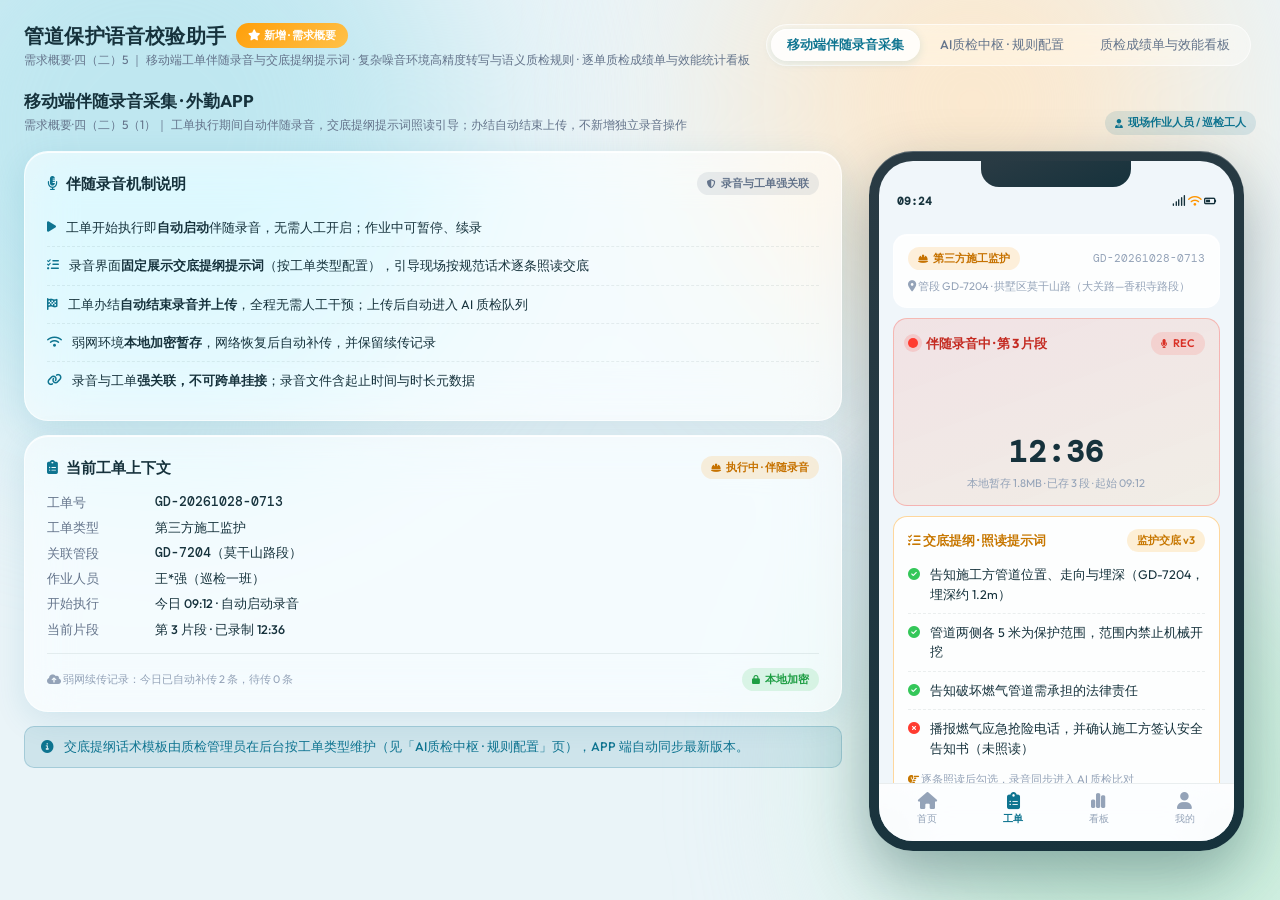
<file: modules/m05-voice.html>
<!DOCTYPE html>
<html lang="zh-CN">
<head>
<meta charset="UTF-8">
<meta name="viewport" content="width=device-width, initial-scale=1.0">
<title>M05 · 管道保护语音校验助手</title>
<link href="https://fonts.googleapis.com/css2?family=Outfit:wght@400;500;600;700&family=DM+Mono:wght@400;500&display=swap" rel="stylesheet">
<link rel="stylesheet" href="https://cdnjs.cloudflare.com/ajax/libs/font-awesome/6.5.1/css/all.min.css">
<link rel="stylesheet" href="../styles/liquid-glass.css">
<style>
/* —— 模块局部：交互动画与示意（不另起配色体系） —— */
@keyframes recPulse { 0%,100%{opacity:1;transform:scale(1);} 50%{opacity:.3;transform:scale(.82);} }
@keyframes waveBar { 0%,100%{height:18%;} 50%{height:95%;} }
.wave-bar { width:4px; border-radius:4px; background:linear-gradient(180deg,#FF6B60,#FF9500); animation:waveBar 1s ease-in-out infinite; }
.rec-dot { width:10px; height:10px; border-radius:50%; background:#FF3B30; box-shadow:0 0 0 4px rgba(255,59,48,.15); animation:recPulse 1.1s ease-in-out infinite; flex-shrink:0; }
.utter-row { display:flex; gap:10px; padding:9px 12px; border-radius:10px; margin-bottom:6px; background:rgba(255,255,255,.55); border:1px solid var(--c-line); align-items:flex-start; }
.utter-row.low { background:var(--c-caution-soft); border:1px solid rgba(255,204,0,.5); }
.utter-ts { font-family:'DM Mono',monospace; font-size:11px; font-weight:500; color:var(--c-primary); white-space:nowrap; margin-top:2px; }
.rank-num { width:22px; height:22px; border-radius:50%; display:inline-flex; align-items:center; justify-content:center; font-size:11px; font-weight:700; background:rgba(100,116,139,.18); color:var(--c-text-2); flex-shrink:0; }
.rank-num.red { background:var(--c-danger-soft); color:#D93025; }
.trend-bar { flex:1; border-radius:4px 4px 0 0; background:linear-gradient(180deg, var(--c-primary-hi), var(--c-primary)); min-height:6px; }
.trend-bar.low { background:linear-gradient(180deg,#FF9500,#FFC148); }
.trend-bar.hi { background:linear-gradient(180deg,#34C759,#6ED88F); }
.phone-card { background:var(--glass-bg-strong); border:1px solid var(--glass-border); border-radius:14px; padding:12px 14px; margin-top:10px; box-shadow:var(--glass-inner); }
</style>
</head>
<body>
<div class="ambient-blob"></div>

<div class="module-wrap">
  <div class="module-top">
    <div>
      <div class="flex wrap" style="gap:10px;">
        <span class="module-title">管道保护语音校验助手</span>
        <span class="badge badge-new"><i class="fa-solid fa-star"></i> 新增 · 需求概要</span>
      </div>
      <div class="module-sub">需求概要·四（二）5 ｜ 移动端工单伴随录音与交底提纲提示词 · 复杂噪音环境高精度转写与语义质检规则 · 逐单质检成绩单与效能统计看板</div>
    </div>
    <div class="seg">
      <button class="seg-item active" data-view="v-移动端伴随录音采集" onclick="switchView('v-移动端伴随录音采集')">移动端伴随录音采集</button>
      <button class="seg-item" data-view="v-AI质检中枢-语音转写与语义质检规则配置" onclick="switchView('v-AI质检中枢-语音转写与语义质检规则配置')">AI质检中枢 · 规则配置</button>
      <button class="seg-item" data-view="v-质检成绩单与效能统计看板" onclick="switchView('v-质检成绩单与效能统计看板')">质检成绩单与效能看板</button>
    </div>
  </div>

  <!-- ================= 页面1：移动端伴随录音采集（外勤APP） ================= -->
  <section class="view active" id="v-移动端伴随录音采集">
    <div class="page-head">
      <div>
        <div class="page-title">移动端伴随录音采集 · 外勤APP</div>
        <div class="page-desc">需求概要·四（二）5（1）｜ 工单执行期间自动伴随录音，交底提纲提示词照读引导；办结自动结束上传，不新增独立录音操作</div>
      </div>
      <span class="tag tag-cyan"><i class="fa-solid fa-user-tie"></i> 现场作业人员 / 巡检工人</span>
    </div>

    <div class="grid g-pc-phone">
      <!-- 左侧：PC 说明与工单上下文 -->
      <div class="grid" style="align-content:start;">
        <div class="glass-card">
          <div class="card-head">
            <div class="card-title"><i class="fa-solid fa-microphone-lines"></i>伴随录音机制说明</div>
            <span class="tag tag-gray"><i class="fa-solid fa-shield-halved"></i> 录音与工单强关联</span>
          </div>
          <ul class="icon-list">
            <li><i class="fa-solid fa-play"></i><span>工单开始执行即<strong>自动启动</strong>伴随录音，无需人工开启；作业中可暂停、续录</span></li>
            <li><i class="fa-solid fa-list-check"></i><span>录音界面<strong>固定展示交底提纲提示词</strong>（按工单类型配置），引导现场按规范话术逐条照读交底</span></li>
            <li><i class="fa-solid fa-flag-checkered"></i><span>工单办结<strong>自动结束录音并上传</strong>，全程无需人工干预；上传后自动进入 AI 质检队列</span></li>
            <li><i class="fa-solid fa-wifi"></i><span>弱网环境<strong>本地加密暂存</strong>，网络恢复后自动补传，并保留续传记录</span></li>
            <li><i class="fa-solid fa-link"></i><span>录音与工单<strong>强关联，不可跨单挂接</strong>；录音文件含起止时间与时长元数据</span></li>
          </ul>
        </div>

        <div class="glass-card">
          <div class="card-head">
            <div class="card-title"><i class="fa-solid fa-clipboard-list"></i>当前工单上下文</div>
            <span class="tag tag-orange"><i class="fa-solid fa-helmet-safety"></i> 执行中 · 伴随录音</span>
          </div>
          <dl class="kv">
            <dt>工单号</dt><dd class="mono">GD-20261028-0713</dd>
            <dt>工单类型</dt><dd>第三方施工监护</dd>
            <dt>关联管段</dt><dd class="mono">GD-7204（莫干山路段）</dd>
            <dt>作业人员</dt><dd>王*强（巡检一班）</dd>
            <dt>开始执行</dt><dd>今日 09:12 · 自动启动录音</dd>
            <dt>当前片段</dt><dd>第 3 片段 · 已录制 12:36</dd>
          </dl>
          <hr class="divider">
          <div class="flex-between">
            <span class="tiny"><i class="fa-solid fa-cloud-arrow-up"></i> 弱网续传记录：今日已自动补传 2 条，待传 0 条</span>
            <span class="tag tag-green"><i class="fa-solid fa-lock"></i> 本地加密</span>
          </div>
        </div>

        <div class="alert-strip cyan">
          <i class="fa-solid fa-circle-info"></i>
          <span>交底提纲话术模板由质检管理员在后台按工单类型维护（见「AI质检中枢 · 规则配置」页），APP 端自动同步最新版本。</span>
        </div>
      </div>

      <!-- 右侧：外勤APP 手机框 -->
      <div class="phone-frame">
        <div class="phone-screen">
          <div class="phone-notch"></div>
          <div class="phone-statusbar">
            <span class="mono">09:24</span>
            <span><i class="fa-solid fa-signal"></i> <i class="fa-solid fa-wifi" style="color:var(--c-warn);"></i> <i class="fa-solid fa-battery-half"></i></span>
          </div>
          <div class="phone-body">

            <!-- 工单头 -->
            <div class="phone-card">
              <div class="flex-between">
                <span class="tag tag-orange"><i class="fa-solid fa-helmet-safety"></i> 第三方施工监护</span>
                <span class="tiny mono">GD-20261028-0713</span>
              </div>
              <div class="tiny mt-8"><i class="fa-solid fa-location-dot"></i> 管段 GD-7204 · 拱墅区莫干山路（大关路—香积寺路段）</div>
            </div>

            <!-- 录音中状态 -->
            <div style="background:linear-gradient(160deg,rgba(255,59,48,.10),rgba(255,149,0,.08)); border:1px solid rgba(255,59,48,.28); border-radius:14px; padding:13px 14px; margin-top:10px;">
              <div class="flex-between">
                <div class="flex" style="gap:8px;">
                  <span class="rec-dot"></span>
                  <span style="font-weight:700; font-size:13px; color:#C42B22;">伴随录音中 · 第 3 片段</span>
                </div>
                <span class="tag tag-red"><i class="fa-solid fa-microphone"></i> REC</span>
              </div>
              <div style="display:flex; align-items:center; justify-content:center; gap:5px; height:60px; margin:10px 0 4px;">
                <div class="wave-bar" style="animation-delay:0s;"></div>
                <div class="wave-bar" style="animation-delay:.12s;"></div>
                <div class="wave-bar" style="animation-delay:.24s;"></div>
                <div class="wave-bar" style="animation-delay:.06s;"></div>
                <div class="wave-bar" style="animation-delay:.3s;"></div>
                <div class="wave-bar" style="animation-delay:.18s;"></div>
                <div class="wave-bar" style="animation-delay:.42s;"></div>
                <div class="wave-bar" style="animation-delay:.09s;"></div>
                <div class="wave-bar" style="animation-delay:.27s;"></div>
                <div class="wave-bar" style="animation-delay:.36s;"></div>
                <div class="wave-bar" style="animation-delay:.15s;"></div>
                <div class="wave-bar" style="animation-delay:.45s;"></div>
              </div>
              <div style="text-align:center;">
                <span class="mono" style="font-size:30px; font-weight:700; letter-spacing:1px;">12:36</span>
                <div class="tiny">本地暂存 1.8MB · 已存 3 段 · 起始 09:12</div>
              </div>
            </div>

            <!-- 交底提纲提示词 -->
            <div style="background:var(--glass-bg-strong); border:1px solid rgba(255,159,10,.4); border-radius:14px; padding:12px 14px; margin-top:10px; box-shadow:var(--glass-inner);">
              <div class="flex-between">
                <span style="font-weight:700; font-size:12.5px; color:#C77700;"><i class="fa-solid fa-list-check"></i> 交底提纲 · 照读提示词</span>
                <span class="tag tag-accent">监护交底 v3</span>
              </div>
              <ul class="icon-list" style="margin-top:4px;">
                <li><i class="fa-solid fa-circle-check" style="color:var(--c-ok);"></i><span>告知施工方管道位置、走向与埋深（GD-7204，埋深约 1.2m）</span></li>
                <li><i class="fa-solid fa-circle-check" style="color:var(--c-ok);"></i><span>管道两侧各 5 米为保护范围，范围内禁止机械开挖</span></li>
                <li><i class="fa-solid fa-circle-check" style="color:var(--c-ok);"></i><span>告知破坏燃气管道需承担的法律责任</span></li>
                <li><i class="fa-solid fa-circle-xmark" style="color:var(--c-danger);"></i><span>播报燃气应急抢险电话，并确认施工方签认安全告知书（未照读）</span></li>
              </ul>
              <div class="tiny" style="margin-top:4px;"><i class="fa-solid fa-hand-point-right" style="color:#C77700;"></i> 逐条照读后勾选，录音同步进入 AI 质检比对</div>
            </div>

            <!-- 暂停 / 续录 -->
            <div class="flex" style="gap:10px; margin-top:12px;">
              <button class="btn btn-glass" style="flex:1; justify-content:center;" onclick="showToast('录音已暂停，交底提纲仍可查看，随时可续录')"><i class="fa-solid fa-pause"></i> 暂停</button>
              <button class="btn btn-primary" style="flex:1; justify-content:center;" onclick="showToast('演示：录音已续录，继续当前片段采集')"><i class="fa-solid fa-play"></i> 续录</button>
            </div>

            <!-- 办结自动上传 -->
            <div style="background:var(--c-ok-soft); border:1px solid rgba(52,199,89,.32); border-radius:14px; padding:10px 14px; margin-top:10px;" class="flex">
              <i class="fa-solid fa-cloud-arrow-up" style="color:var(--c-ok); margin-top:2px;"></i>
              <div>
                <div style="font-size:12px; font-weight:700; color:#1E9E44;">工单办结将自动结束录音并上传</div>
                <div class="tiny">上传后自动进入 AI 质检队列，无需人工干预</div>
              </div>
            </div>

            <!-- 弱网暂存提示 -->
            <div class="alert-strip orange" style="margin:10px 0 0;">
              <i class="fa-solid fa-triangle-exclamation"></i>
              <span>当前网络较弱：录音已本地加密暂存，网络恢复后自动补传，不影响现场作业</span>
            </div>

            <button class="btn btn-glass" style="width:100%; justify-content:center; margin-top:10px;" onclick="showToast('演示：工单办结，录音自动结束并上传 AI 质检队列')"><i class="fa-solid fa-flag-checkered"></i> 模拟工单办结（自动上传）</button>
          </div>

          <div class="phone-tabbar">
            <div class="phone-tab"><i class="fa-solid fa-house"></i><span>首页</span></div>
            <div class="phone-tab active"><i class="fa-solid fa-clipboard-list"></i><span>工单</span></div>
            <div class="phone-tab"><i class="fa-solid fa-chart-simple"></i><span>看板</span></div>
            <div class="phone-tab"><i class="fa-solid fa-user"></i><span>我的</span></div>
          </div>
        </div>
      </div>
    </div>
  </section>

  <!-- ================= 页面2：AI质检中枢 · 语音转写与语义质检规则配置（PC后台） ================= -->
  <section class="view" id="v-AI质检中枢-语音转写与语义质检规则配置">
    <div class="page-head">
      <div>
        <div class="page-title">AI质检中枢 · 语音转写与语义质检规则配置</div>
        <div class="page-desc">需求概要·四（二）5（2）｜ 复杂噪音环境高精度转写；自定义语义质检规则（关键词 / 意图 / 必检动作），按工单类型挂接，版本化管理</div>
      </div>
      <div class="flex" style="gap:8px;">
        <span class="tag tag-cyan"><i class="fa-solid fa-user-gear"></i> 质检管理员 / 管道保护专职</span>
        <span class="tag tag-accent"><i class="fa-solid fa-robot"></i> PC 端后台</span>
      </div>
    </div>

    <div class="grid g-4">
      <div class="stat-card">
        <div class="stat-label"><i class="fa-solid fa-scale-balanced"></i>生效规则总数</div>
        <div class="stat-value">38 <span style="font-size:13px; font-weight:500; color:var(--c-text-2);">条</span></div>
        <div class="stat-sub">关键词 16 · 意图 11 · 必检动作 11</div>
      </div>
      <div class="stat-card">
        <div class="stat-label"><i class="fa-solid fa-wave-square"></i>转写平均置信度</div>
        <div class="stat-value green">94.2<span style="font-size:14px;">%</span></div>
        <div class="stat-sub">复杂噪音环境（施工场地）优化模型</div>
      </div>
      <div class="stat-card">
        <div class="stat-label"><i class="fa-solid fa-headphones"></i>待人工抽听片段</div>
        <div class="stat-value orange">6 <span style="font-size:13px; font-weight:500; color:var(--c-text-2);">段</span></div>
        <div class="stat-sub">低置信片段不直接计分</div>
      </div>
      <div class="stat-card">
        <div class="stat-label"><i class="fa-solid fa-file-circle-check"></i>今日完成质检</div>
        <div class="stat-value blue">47 <span style="font-size:13px; font-weight:500; color:var(--c-text-2);">单</span></div>
        <div class="stat-sub">全部自动出分，无人工填报</div>
      </div>
    </div>

    <!-- 规则集表格 -->
    <div class="glass-card mt-14">
      <div class="card-head">
        <div class="card-title"><i class="fa-solid fa-sliders"></i>语义质检规则集（按工单类型挂接）</div>
        <div class="flex" style="gap:8px;">
          <button class="btn btn-glass btn-sm" onclick="showToast('演示：规则集已按「工单类型」筛选')"><i class="fa-solid fa-filter"></i> 按类型筛选</button>
          <button class="btn btn-primary btn-sm" onclick="openModal('modal-rule-new')"><i class="fa-solid fa-plus"></i> 新增规则</button>
        </div>
      </div>
      <div class="table-scroll">
        <table class="glass-table">
          <thead>
            <tr>
              <th>规则名称</th><th>规则类型</th><th>命中判定方式</th><th>扣分权重</th><th>挂接工单类型</th><th>版本</th><th>状态</th><th>操作</th>
            </tr>
          </thead>
          <tbody>
            <tr>
              <td><strong>管道位置与埋深告知</strong></td>
              <td><span class="tag tag-red">必检动作类</span></td>
              <td class="muted">转写全文须出现「管道位置」「埋深」表述，近义语义可命中</td>
              <td class="mono" style="color:var(--c-danger);">-8 分</td>
              <td>第三方施工监护</td>
              <td><button class="btn btn-ghost btn-xs mono" onclick="openModal('modal-rule-version')">v3.2</button></td>
              <td><span class="tag tag-green"><i class="fa-solid fa-check"></i> 启用</span></td>
              <td>
                <button class="btn btn-ghost btn-xs" onclick="showToast('演示：进入规则「管道位置与埋深告知」编辑')"><i class="fa-solid fa-pen"></i> 编辑</button>
                <button class="btn btn-ghost btn-xs" onclick="showToast('演示：规则已停用，新工单不再命中判定')"><i class="fa-solid fa-ban"></i> 停用</button>
              </td>
            </tr>
            <tr>
              <td><strong>保护范围（5米）告知</strong></td>
              <td><span class="tag tag-blue">关键词类</span></td>
              <td class="muted">命中关键词「保护范围」且含「5 米 / 五米」距离表述</td>
              <td class="mono" style="color:var(--c-danger);">-5 分</td>
              <td>第三方施工监护</td>
              <td><button class="btn btn-ghost btn-xs mono" onclick="openModal('modal-rule-version')">v2.0</button></td>
              <td><span class="tag tag-green"><i class="fa-solid fa-check"></i> 启用</span></td>
              <td>
                <button class="btn btn-ghost btn-xs" onclick="showToast('演示：进入规则「保护范围告知」编辑')"><i class="fa-solid fa-pen"></i> 编辑</button>
                <button class="btn btn-ghost btn-xs" onclick="showToast('演示：规则已停用，新工单不再命中判定')"><i class="fa-solid fa-ban"></i> 停用</button>
              </td>
            </tr>
            <tr>
              <td><strong>法律责任告知意图</strong></td>
              <td><span class="tag tag-accent">意图类</span></td>
              <td class="muted">意图语义识别：检出法律责任警示表述（模型准确率 96.4%）</td>
              <td class="mono" style="color:var(--c-danger);">-6 分</td>
              <td>第三方施工监护 / 违章占压处置</td>
              <td><button class="btn btn-ghost btn-xs mono" onclick="openModal('modal-rule-version')">v1.5</button></td>
              <td><span class="tag tag-green"><i class="fa-solid fa-check"></i> 启用</span></td>
              <td>
                <button class="btn btn-ghost btn-xs" onclick="showToast('演示：进入规则「法律责任告知意图」编辑')"><i class="fa-solid fa-pen"></i> 编辑</button>
                <button class="btn btn-ghost btn-xs" onclick="showToast('演示：规则已停用，新工单不再命中判定')"><i class="fa-solid fa-ban"></i> 停用</button>
              </td>
            </tr>
            <tr>
              <td><strong>应急电话播报</strong></td>
              <td><span class="tag tag-blue">关键词类</span></td>
              <td class="muted">命中「应急电话 / 抢险电话」且含 8 位以上号码串</td>
              <td class="mono" style="color:var(--c-danger);">-4 分</td>
              <td>全部工单类型</td>
              <td><button class="btn btn-ghost btn-xs mono" onclick="openModal('modal-rule-version')">v4.1</button></td>
              <td><span class="tag tag-green"><i class="fa-solid fa-check"></i> 启用</span></td>
              <td>
                <button class="btn btn-ghost btn-xs" onclick="showToast('演示：进入规则「应急电话播报」编辑')"><i class="fa-solid fa-pen"></i> 编辑</button>
                <button class="btn btn-ghost btn-xs" onclick="showToast('演示：规则已停用，新工单不再命中判定')"><i class="fa-solid fa-ban"></i> 停用</button>
              </td>
            </tr>
            <tr>
              <td><strong>开挖前监护确认动作</strong></td>
              <td><span class="tag tag-red">必检动作类</span></td>
              <td class="muted">转写中须出现「确认 / 签认」语义及施工方签认动作描述</td>
              <td class="mono" style="color:var(--c-danger);">-8 分</td>
              <td>第三方施工监护</td>
              <td><button class="btn btn-ghost btn-xs mono" onclick="openModal('modal-rule-version')">v1.0</button></td>
              <td><span class="tag tag-gray"><i class="fa-solid fa-file-pen"></i> 草稿</span></td>
              <td>
                <button class="btn btn-ghost btn-xs" onclick="showToast('演示：进入规则「开挖前监护确认」编辑')"><i class="fa-solid fa-pen"></i> 编辑</button>
                <button class="btn btn-ghost btn-xs" onclick="showToast('演示：草稿规则已提交版本化发布审核')"><i class="fa-solid fa-paper-plane"></i> 发布</button>
              </td>
            </tr>
            <tr>
              <td><strong>阀井检测读数播报</strong></td>
              <td><span class="tag tag-blue">关键词类</span></td>
              <td class="muted">命中「读数」及「PPM / %LEL」单位表述，缺项按遗漏计</td>
              <td class="mono" style="color:var(--c-danger);">-3.5 分</td>
              <td>阀井泄漏检测</td>
              <td><button class="btn btn-ghost btn-xs mono" onclick="openModal('modal-rule-version')">v2.3</button></td>
              <td><span class="tag tag-green"><i class="fa-solid fa-check"></i> 启用</span></td>
              <td>
                <button class="btn btn-ghost btn-xs" onclick="showToast('演示：进入规则「阀井检测读数播报」编辑')"><i class="fa-solid fa-pen"></i> 编辑</button>
                <button class="btn btn-ghost btn-xs" onclick="showToast('演示：规则已停用，新工单不再命中判定')"><i class="fa-solid fa-ban"></i> 停用</button>
              </td>
            </tr>
          </tbody>
        </table>
      </div>
      <div class="alert-strip cyan mt-14" style="margin-bottom:0;">
        <i class="fa-solid fa-circle-info"></i>
        <span>规则变更采用<strong>版本化生效</strong>：新版本仅作用于生效后的新工单，不追溯已出账工单；规则命中结果作为质检成绩单扣分依据。</span>
      </div>
    </div>

    <!-- 转写逐句对齐示例 -->
    <div class="grid g-main-side mt-14">
      <div class="glass-card">
        <div class="card-head">
          <div class="card-title"><i class="fa-solid fa-align-left"></i>转写文本逐句对齐 · 工单 <span class="mono">GD-20261028-0713</span></div>
          <div class="flex" style="gap:8px;">
            <span class="tag tag-accent"><i class="fa-solid fa-volume-high"></i> 复杂噪音环境 · 高精度转写</span>
            <button class="btn btn-glass btn-sm" onclick="showToast('演示：从头播放原始录音（12:36）')"><i class="fa-solid fa-play"></i> 回听全程</button>
          </div>
        </div>
        <div class="utter-row">
          <span class="utter-ts">00:12–00:24</span>
          <div style="flex:1;">我们是杭州燃气的现场监护员，今天跟你们做一个安全交底。</div>
          <div class="flex" style="gap:6px; flex-shrink:0;">
            <span class="tag tag-green">置信 97.8%</span>
            <button class="icon-btn" style="width:26px;height:26px;font-size:11px;" onclick="showToast('演示：定位到原始录音 00:12 播放')"><i class="fa-solid fa-play"></i></button>
          </div>
        </div>
        <div class="utter-row">
          <span class="utter-ts">00:26–00:41</span>
          <div style="flex:1;">这条管道编号 GD-7204，埋深大概一米二，走向跟莫干山路基本平行。</div>
          <div class="flex" style="gap:6px; flex-shrink:0;">
            <span class="tag tag-green">置信 98.4%</span>
            <button class="icon-btn" style="width:26px;height:26px;font-size:11px;" onclick="showToast('演示：定位到原始录音 00:26 播放')"><i class="fa-solid fa-play"></i></button>
          </div>
        </div>
        <div class="utter-row">
          <span class="utter-ts">00:42–00:56</span>
          <div style="flex:1;">管道两侧各五米是保护范围，保护范围内不能用挖掘机、挖沟机这类的机械开挖。</div>
          <div class="flex" style="gap:6px; flex-shrink:0;">
            <span class="tag tag-green">置信 96.5%</span>
            <button class="icon-btn" style="width:26px;height:26px;font-size:11px;" onclick="showToast('演示：定位到原始录音 00:42 播放')"><i class="fa-solid fa-play"></i></button>
          </div>
        </div>
        <div class="utter-row low">
          <span class="utter-ts">01:03–01:12</span>
          <div style="flex:1;">要是你们后面要动土的话，先跟我们说一声，我们到时候到现场来（机械噪音干扰较大）。</div>
          <div class="flex" style="gap:6px; flex-shrink:0;">
            <span class="tag tag-yellow"><i class="fa-solid fa-triangle-exclamation"></i> 置信 82.1%</span>
            <button class="btn btn-accent btn-xs" onclick="showToast('演示：该句已加入人工抽听队列，暂不计入规则命中')"><i class="fa-solid fa-headphones"></i> 转人工抽听</button>
          </div>
        </div>
        <div class="utter-row">
          <span class="utter-ts">01:24–01:33</span>
          <div style="flex:1;">现场禁止明火，动火作业要提前向燃气公司报备审批。</div>
          <div class="flex" style="gap:6px; flex-shrink:0;">
            <span class="tag tag-green">置信 95.2%</span>
            <button class="icon-btn" style="width:26px;height:26px;font-size:11px;" onclick="showToast('演示：定位到原始录音 01:24 播放')"><i class="fa-solid fa-play"></i></button>
          </div>
        </div>
        <div class="utter-row">
          <span class="utter-ts">01:40–01:58</span>
          <div style="flex:1;">这份是安全告知书，麻烦你们负责人看一下，签个字确认一下。</div>
          <div class="flex" style="gap:6px; flex-shrink:0;">
            <span class="tag tag-green">置信 97.2%</span>
            <button class="icon-btn" style="width:26px;height:26px;font-size:11px;" onclick="showToast('演示：定位到原始录音 01:40 播放')"><i class="fa-solid fa-play"></i></button>
          </div>
        </div>
      </div>

      <div class="grid" style="align-content:start;">
        <div class="glass-card">
          <div class="card-head">
            <div class="card-title"><i class="fa-solid fa-gauge-high"></i>转写质量概况</div>
          </div>
          <div class="kv">
            <dt>录音时长</dt><dd class="mono">12:36</dd>
            <dt>转写句数</dt><dd>18 句（示例展示 6 句）</dd>
            <dt>平均置信度</dt><dd class="mono" style="color:var(--c-ok);">94.6%</dd>
            <dt>低置信片段</dt><dd style="color:#B36A00;">2 句 · 已标黄</dd>
          </div>
          <div class="meter mt-14"><div class="meter-fill green" style="width:94.6%;"></div></div>
          <div class="tiny mt-8">置信度阈值 90%：低于阈值片段自动标记转人工抽听</div>
        </div>
        <div class="alert-strip orange">
          <i class="fa-solid fa-headphones"></i>
          <span>低置信片段<strong>不直接计分</strong>：由质检管理员人工抽听后判定，避免噪音误判。</span>
        </div>
        <div class="glass-card soft">
          <div class="card-title" style="margin-bottom:8px;"><i class="fa-solid fa-rotate"></i>版本管理约定</div>
          <ul class="icon-list">
            <li><i class="fa-solid fa-code-branch"></i><span>规则每次变更生成新版本号并记录操作人</span></li>
            <li><i class="fa-solid fa-clock-rotate-left"></i><span>新版本仅对生效后的新工单生效</span></li>
            <li><i class="fa-solid fa-ban"></i><span>不追溯已出账工单的历史质检结果</span></li>
          </ul>
        </div>
      </div>
    </div>

    <!-- 弹窗：新增规则 -->
    <div class="modal-mask" id="modal-rule-new" onclick="if(event.target===this)closeModal('modal-rule-new')">
      <div class="glass-modal">
        <div class="modal-head">
          <div class="modal-title"><i class="fa-solid fa-plus"></i>新增语义质检规则</div>
          <button class="modal-close" onclick="closeModal('modal-rule-new')"><i class="fa-solid fa-xmark"></i></button>
        </div>
        <div class="modal-body">
          <div class="form-row">
            <div>
              <label class="form-label">规则名称 <span class="req">*</span></label>
              <input class="form-input" style="width:100%;" placeholder="如：保护范围（5米）告知" value="">
            </div>
            <div>
              <label class="form-label">规则类型 <span class="req">*</span></label>
              <select class="form-select" style="width:100%;">
                <option>关键词类</option>
                <option>意图类</option>
                <option>必检动作类</option>
              </select>
            </div>
          </div>
          <div class="mt-14">
            <label class="form-label">命中判定方式 <span class="req">*</span></label>
            <select class="form-select" style="width:100%;">
              <option>关键词包含命中（支持近义扩展）</option>
              <option>意图语义识别（大模型判定）</option>
              <option>动作必须出现（转写全文缺失即遗漏）</option>
            </select>
          </div>
          <div class="mt-14">
            <label class="form-label">关键词 / 意图描述 <span class="req">*</span></label>
            <textarea class="form-textarea" rows="3" placeholder="如：命中「保护范围」且含「5米/五米」距离表述"></textarea>
          </div>
          <div class="form-row mt-14">
            <div>
              <label class="form-label">扣分权重（分） <span class="req">*</span></label>
              <input class="form-input" style="width:100%;" type="number" value="5" min="1" max="20">
            </div>
            <div>
              <label class="form-label">版本说明</label>
              <input class="form-input" style="width:100%;" placeholder="v1.0 初版" value="">
            </div>
          </div>
          <div class="mt-14">
            <label class="form-label">挂接工单类型 <span class="req">*</span></label>
            <div class="flex wrap" style="gap:10px;">
              <label class="flex" style="gap:6px; font-size:12.5px;"><input type="checkbox" checked> 第三方施工监护</label>
              <label class="flex" style="gap:6px; font-size:12.5px;"><input type="checkbox"> 违章占压处置</label>
              <label class="flex" style="gap:6px; font-size:12.5px;"><input type="checkbox"> 阀井泄漏检测</label>
              <label class="flex" style="gap:6px; font-size:12.5px;"><input type="checkbox"> 全部工单类型</label>
            </div>
          </div>
          <div class="alert-strip cyan mt-14" style="margin-bottom:0;">
            <i class="fa-solid fa-circle-info"></i>
            <span>保存后为<strong>草稿</strong>，发布后按版本化生效，不追溯已出账工单。</span>
          </div>
        </div>
        <div class="modal-foot">
          <button class="btn btn-glass" onclick="closeModal('modal-rule-new')">取消</button>
          <button class="btn btn-primary" onclick="closeModal('modal-rule-new'); showToast('规则已保存为草稿 v1.0，提交发布审核后版本化生效')"><i class="fa-solid fa-floppy-disk"></i> 保存规则</button>
        </div>
      </div>
    </div>

    <!-- 弹窗：规则版本记录 -->
    <div class="modal-mask" id="modal-rule-version" onclick="if(event.target===this)closeModal('modal-rule-version')">
      <div class="glass-modal">
        <div class="modal-head">
          <div class="modal-title"><i class="fa-solid fa-code-branch"></i>规则版本记录 · 应急电话播报</div>
          <button class="modal-close" onclick="closeModal('modal-rule-version')"><i class="fa-solid fa-xmark"></i></button>
        </div>
        <div class="modal-body">
          <table class="glass-table">
            <thead>
              <tr><th>版本</th><th>生效时间</th><th>变更内容</th><th>操作人</th></tr>
            </thead>
            <tbody>
              <tr><td class="mono">v4.1</td><td>2026-10-12</td><td>增加「8 位以上号码串」判定条件</td><td>质检管理员 陈*敏</td></tr>
              <tr><td class="mono">v4.0</td><td>2026-08-30</td><td>扣分权重由 -3 调整为 -4</td><td>质检管理员 陈*敏</td></tr>
              <tr><td class="mono">v3.9</td><td>2026-06-15</td><td>关键词增加「抢险电话」同义命中</td><td>管道保护专职 周*平</td></tr>
            </tbody>
          </table>
          <div class="alert-strip cyan mt-14" style="margin-bottom:0;">
            <i class="fa-solid fa-clock-rotate-left"></i>
            <span>版本化生效：新版本仅作用于生效后的新工单质检，<strong>不追溯已出账工单</strong>。</span>
          </div>
        </div>
        <div class="modal-foot">
          <button class="btn btn-glass" onclick="closeModal('modal-rule-version')">关闭</button>
        </div>
      </div>
    </div>
  </section>

  <!-- ================= 页面3：质检成绩单与效能统计看板 ================= -->
  <section class="view" id="v-质检成绩单与效能统计看板">
    <div class="page-head">
      <div>
        <div class="page-title">质检成绩单与效能统计看板</div>
        <div class="page-desc">需求概要·四（二）5（3）｜ 每笔工单办结自动出分；效能看板汇总平均得分率，高频遗漏项自动标红推送，短板回流培训</div>
      </div>
      <div class="flex" style="gap:8px;">
        <span class="tag tag-cyan"><i class="fa-solid fa-user-tie"></i> 管理人员 / 班组长 / 运行站长</span>
        <span class="tag tag-blue"><i class="fa-solid fa-desktop"></i> PC 端</span>
      </div>
    </div>

    <div class="grid g-4">
      <div class="stat-card">
        <div class="stat-label"><i class="fa-solid fa-percent"></i>本月平均得分率</div>
        <div class="stat-value">88.6</div>
        <div class="stat-sub">环比 +1.8 分 · 全部工单自动出分</div>
      </div>
      <div class="stat-card">
        <div class="stat-label"><i class="fa-solid fa-file-circle-check"></i>已质检工单</div>
        <div class="stat-value blue">1,247 <span style="font-size:13px; font-weight:500; color:var(--c-text-2);">单</span></div>
        <div class="stat-sub">办结即出分，无人工填报环节</div>
      </div>
      <div class="stat-card">
        <div class="stat-label"><i class="fa-solid fa-triangle-exclamation"></i>高频遗漏项</div>
        <div class="stat-value red">5 <span style="font-size:13px; font-weight:500; color:var(--c-text-2);">类</span></div>
        <div class="stat-sub">TOP3 自动标红并推送班组长</div>
      </div>
      <div class="stat-card">
        <div class="stat-label"><i class="fa-solid fa-graduation-cap"></i>培训回流课程</div>
        <div class="stat-value accent">3 <span style="font-size:13px; font-weight:500; color:var(--c-text-2);">门</span></div>
        <div class="stat-sub">按能力标签匹配，口径同员工效能模块</div>
      </div>
    </div>

    <div class="grid g-main-side mt-14">
      <!-- 单笔工单成绩单 -->
      <div class="glass-card strong">
        <div class="card-head">
          <div class="card-title"><i class="fa-solid fa-file-lines"></i>质检成绩单 · 工单 <span class="mono">GD-20261028-0713</span></div>
          <span class="tag tag-green"><i class="fa-solid fa-bolt"></i> 办结自动出分</span>
        </div>
        <div class="flex wrap" style="gap:18px; align-items:stretch;">
          <div style="text-align:center; min-width:150px; background:var(--c-primary-soft); border-radius:var(--radius-md); padding:14px 18px;">
            <div class="stat-label"><i class="fa-solid fa-star-half-stroke"></i>总得分率</div>
            <div class="stat-value" style="font-size:34px;">86.5</div>
            <span class="tag tag-cyan" style="margin-top:4px;">B · 良好</span>
          </div>
          <div style="flex:1; min-width:260px;">
            <dl class="kv">
              <dt>工单类型</dt><dd>第三方施工监护（管段 GD-7204）</dd>
              <dt>作业人员</dt><dd>王*强 · 巡检一班</dd>
              <dt>录音时长</dt><dd class="mono">12:36（3 片段自动合并）</dd>
              <dt>办结时间</dt><dd>今日 10:02 · 上传后自动质检</dd>
              <dt>扣分合计</dt><dd class="mono" style="color:var(--c-danger);">-13.5 分</dd>
            </dl>
          </div>
        </div>

        <hr class="divider">
        <div class="grid g-2">
          <div>
            <div class="card-title" style="font-size:13px; color:#1E9E44; margin-bottom:6px;"><i class="fa-solid fa-circle-check"></i>已执行动作清单（4 项）</div>
            <ul class="icon-list">
              <li><i class="fa-solid fa-circle-check" style="color:var(--c-ok);"></i><span>管道位置、走向与埋深告知（必检动作 · 命中 00:26–00:41）</span></li>
              <li><i class="fa-solid fa-circle-check" style="color:var(--c-ok);"></i><span>保护范围（两侧 5 米）告知（关键词 · 命中 00:42–00:56）</span></li>
              <li><i class="fa-solid fa-circle-check" style="color:var(--c-ok);"></i><span>明火与动火报备提醒（关键词 · 命中 01:24–01:33）</span></li>
              <li><i class="fa-solid fa-circle-check" style="color:var(--c-ok);"></i><span>施工方签认安全告知书确认（必检动作 · 命中 01:40–01:58）</span></li>
            </ul>
          </div>
          <div>
            <div class="card-title" style="font-size:13px; color:#C42B22; margin-bottom:6px;"><i class="fa-solid fa-circle-xmark"></i>遗漏动作清单（3 项 · 标红）</div>
            <ul class="icon-list">
              <li>
                <i class="fa-solid fa-circle-xmark" style="color:var(--c-danger);"></i>
                <span style="flex:1;">法律责任告知未命中（意图类）<span class="mono" style="color:var(--c-danger);">-6</span></span>
                <button class="btn btn-ghost btn-xs" onclick="openModal('modal-evidence')"><i class="fa-solid fa-magnifying-glass"></i> 依据</button>
              </li>
              <li>
                <i class="fa-solid fa-circle-xmark" style="color:var(--c-danger);"></i>
                <span style="flex:1;">应急电话号码未播报（关键词类）<span class="mono" style="color:var(--c-danger);">-4</span></span>
                <button class="btn btn-ghost btn-xs" onclick="openModal('modal-evidence')"><i class="fa-solid fa-magnifying-glass"></i> 依据</button>
              </li>
              <li>
                <i class="fa-solid fa-circle-xmark" style="color:var(--c-danger);"></i>
                <span style="flex:1;">开挖前监护确认表述缺失（必检动作类）<span class="mono" style="color:var(--c-danger);">-3.5</span></span>
                <button class="btn btn-ghost btn-xs" onclick="openModal('modal-evidence')"><i class="fa-solid fa-magnifying-glass"></i> 依据</button>
              </li>
            </ul>
          </div>
        </div>

        <div class="flex wrap mt-14" style="gap:10px;">
          <button class="btn btn-glass btn-sm" onclick="showToast('演示：回听工单全程原始录音（12:36）')"><i class="fa-solid fa-play"></i> 回听全程录音</button>
          <button class="btn btn-glass btn-sm" onclick="showToast('演示：成绩单已导出（含逐项判定依据与转写回链）')"><i class="fa-solid fa-file-export"></i> 导出成绩单</button>
          <button class="btn btn-glass btn-sm" onclick="showToast('演示：复核申请已提交质检管理员，暂缓计入月度得分')"><i class="fa-solid fa-rotate-left"></i> 提交复核</button>
        </div>
      </div>

      <!-- 高频遗漏项排名 -->
      <div class="glass-card">
        <div class="card-head">
          <div class="card-title"><i class="fa-solid fa-ranking-star"></i>高频遗漏项排名（近 30 天）</div>
          <span class="tag tag-red"><i class="fa-solid fa-arrow-trend-up"></i> TOP3 标红</span>
        </div>
        <ul class="icon-list">
          <li>
            <span class="rank-num red">1</span>
            <span style="flex:1;"><strong style="color:#C42B22;">应急电话号码未播报</strong><span class="tiny"> · 关键词类 · 23 次/30 天</span></span>
            <div class="meter" style="width:70px;"><div class="meter-fill red" style="width:92%;"></div></div>
          </li>
          <li>
            <span class="rank-num red">2</span>
            <span style="flex:1;"><strong style="color:#C42B22;">法律责任告知缺失</strong><span class="tiny"> · 意图类 · 17 次/30 天</span></span>
            <div class="meter" style="width:70px;"><div class="meter-fill red" style="width:68%;"></div></div>
          </li>
          <li>
            <span class="rank-num red">3</span>
            <span style="flex:1;"><strong style="color:#C42B22;">阀井读数播报不完整</strong><span class="tiny"> · 关键词类 · 12 次/30 天</span></span>
            <div class="meter" style="width:70px;"><div class="meter-fill red" style="width:48%;"></div></div>
          </li>
          <li>
            <span class="rank-num">4</span>
            <span style="flex:1;">签认确认表述模糊<span class="tiny"> · 必检动作类 · 8 次/30 天</span></span>
            <div class="meter" style="width:70px;"><div class="meter-fill orange" style="width:32%;"></div></div>
          </li>
          <li>
            <span class="rank-num">5</span>
            <span style="flex:1;">保护范围表述不完整<span class="tiny"> · 关键词类 · 5 次/30 天</span></span>
            <div class="meter" style="width:70px;"><div class="meter-fill orange" style="width:20%;"></div></div>
          </li>
        </ul>
        <button class="btn btn-primary btn-sm mt-14" style="width:100%; justify-content:center;" onclick="showToast('高频遗漏项已推送相关班组长与运行站长')"><i class="fa-solid fa-paper-plane"></i> 推送班组长与站点</button>
        <div class="alert-strip cyan mt-14" style="margin-bottom:0;">
          <i class="fa-solid fa-graduation-cap"></i>
          <span>TOP3 遗漏项已按能力标签匹配 3 门培训课程并回流（口径与员工效能模块一致）。</span>
        </div>
      </div>
    </div>

    <div class="grid g-2 mt-14">
      <!-- 按人/班组/站点平均得分率 -->
      <div class="glass-card">
        <div class="card-head">
          <div class="card-title"><i class="fa-solid fa-users"></i>平均得分率 · 按人 / 班组 / 站点</div>
          <button class="btn btn-glass btn-sm" onclick="showToast('演示：切换统计周期（本月 / 近30天 / 本季度）')"><i class="fa-solid fa-calendar-days"></i> 本月</button>
        </div>
        <div class="table-scroll">
          <table class="glass-table">
            <thead>
              <tr><th>维度</th><th>对象</th><th>平均得分率</th><th style="width:150px;">水平</th></tr>
            </thead>
            <tbody>
              <tr><td>人员</td><td>王*强（巡检一班）</td><td class="mono">86.5</td><td><div class="meter"><div class="meter-fill" style="width:86.5%;"></div></div></td></tr>
              <tr><td>人员</td><td>李*明（巡检二班）</td><td class="mono">92.1</td><td><div class="meter"><div class="meter-fill green" style="width:92.1%;"></div></div></td></tr>
              <tr><td>班组</td><td>巡检一班</td><td class="mono">91.2</td><td><div class="meter"><div class="meter-fill green" style="width:91.2%;"></div></div></td></tr>
              <tr><td>班组</td><td>巡检二班</td><td class="mono">88.4</td><td><div class="meter"><div class="meter-fill" style="width:88.4%;"></div></div></td></tr>
              <tr><td>班组</td><td>抢修一班</td><td class="mono" style="color:var(--c-danger);">84.6</td><td><div class="meter"><div class="meter-fill red" style="width:84.6%;"></div></div></td></tr>
              <tr><td>站点</td><td>城西运行站</td><td class="mono">89.7</td><td><div class="meter"><div class="meter-fill" style="width:89.7%;"></div></div></td></tr>
              <tr><td>站点</td><td>城北运行站</td><td class="mono" style="color:var(--c-warn);">85.3</td><td><div class="meter"><div class="meter-fill orange" style="width:85.3%;"></div></div></td></tr>
            </tbody>
          </table>
        </div>
        <div class="tiny mt-8"><i class="fa-solid fa-circle-info"></i> 低于 85 分自动标红并纳入共性隐患研判视角；遗漏项同步匹配培训课程。</div>
      </div>

      <!-- 近30天趋势 -->
      <div class="glass-card">
        <div class="card-head">
          <div class="card-title"><i class="fa-solid fa-chart-column"></i>近 30 天平均得分率趋势</div>
          <span class="tag tag-green"><i class="fa-solid fa-arrow-trend-up"></i> 昨日 92.4 创新高</span>
        </div>
        <div style="display:flex; align-items:flex-end; gap:4px; height:150px; padding:8px 4px 0;">
          <div class="trend-bar" style="height:33%;" title="09-29 · 85.0"></div>
          <div class="trend-bar" style="height:39%;" title="09-30 · 85.8"></div>
          <div class="trend-bar low" style="height:31%;" title="10-01 · 84.6"></div>
          <div class="trend-bar" style="height:41%;" title="10-02 · 86.2"></div>
          <div class="trend-bar" style="height:47%;" title="10-03 · 87.0"></div>
          <div class="trend-bar" style="height:41%;" title="10-04 · 86.1"></div>
          <div class="trend-bar" style="height:36%;" title="10-05 · 85.4"></div>
          <div class="trend-bar" style="height:52%;" title="10-06 · 87.8"></div>
          <div class="trend-bar" style="height:46%;" title="10-07 · 86.9"></div>
          <div class="trend-bar" style="height:50%;" title="10-08 · 87.5"></div>
          <div class="trend-bar" style="height:59%;" title="10-09 · 88.9"></div>
          <div class="trend-bar" style="height:51%;" title="10-10 · 87.6"></div>
          <div class="trend-bar" style="height:42%;" title="10-11 · 86.3"></div>
          <div class="trend-bar" style="height:48%;" title="10-12 · 87.2"></div>
          <div class="trend-bar" style="height:54%;" title="10-13 · 88.1"></div>
          <div class="trend-bar" style="height:58%;" title="10-14 · 88.7"></div>
          <div class="trend-bar" style="height:49%;" title="10-15 · 87.4"></div>
          <div class="trend-bar" style="height:45%;" title="10-16 · 86.8"></div>
          <div class="trend-bar" style="height:55%;" title="10-17 · 88.3"></div>
          <div class="trend-bar" style="height:64%;" title="10-18 · 89.6"></div>
          <div class="trend-bar" style="height:59%;" title="10-19 · 88.8"></div>
          <div class="trend-bar" style="height:68%;" title="10-20 · 90.2"></div>
          <div class="trend-bar" style="height:61%;" title="10-21 · 89.1"></div>
          <div class="trend-bar" style="height:57%;" title="10-22 · 88.5"></div>
          <div class="trend-bar" style="height:63%;" title="10-23 · 89.4"></div>
          <div class="trend-bar" style="height:71%;" title="10-24 · 90.6"></div>
          <div class="trend-bar" style="height:65%;" title="10-25 · 89.8"></div>
          <div class="trend-bar" style="height:73%;" title="10-26 · 90.9"></div>
          <div class="trend-bar hi" style="height:77%;" title="10-27 · 91.6"></div>
          <div class="trend-bar hi" style="height:83%;" title="10-28 · 92.4"></div>
        </div>
        <div class="flex-between mt-8">
          <span class="tiny mono">09-29</span>
          <span class="tiny mono">10-08</span>
          <span class="tiny mono">10-16</span>
          <span class="tiny mono">10-28</span>
        </div>
        <div class="tiny mt-8"><i class="fa-solid fa-square" style="color:var(--c-primary); font-size:8px;"></i> 日均得分率　<i class="fa-solid fa-square" style="color:var(--c-warn); font-size:8px;"></i> 低于 85　<i class="fa-solid fa-square" style="color:var(--c-ok); font-size:8px;"></i> ≥ 91 高位</div>
      </div>
    </div>

    <!-- 弹窗：遗漏项判定依据 -->
    <div class="modal-mask" id="modal-evidence" onclick="if(event.target===this)closeModal('modal-evidence')">
      <div class="glass-modal">
        <div class="modal-head">
          <div class="modal-title"><i class="fa-solid fa-magnifying-glass"></i>遗漏项判定依据 · 逐项回溯</div>
          <button class="modal-close" onclick="closeModal('modal-evidence')"><i class="fa-solid fa-xmark"></i></button>
        </div>
        <div class="modal-body">
          <div class="alert-strip red">
            <i class="fa-solid fa-circle-xmark"></i>
            <span>遗漏项：法律责任告知未命中（意图类 · -6 分）</span>
          </div>
          <dl class="kv">
            <dt>命中规则</dt><dd>法律责任告知意图 v1.5</dd>
            <dt>判定方式</dt><dd>转写全文意图语义识别，未检出法律责任警示表述</dd>
            <dt>识别置信</dt><dd class="mono">97.8%（高于阈值，直接计分）</dd>
            <dt>转写原文</dt><dd>全文 18 句中无「依法 / 法律责任 / 追责」类警示语义</dd>
          </dl>
          <hr class="divider">
          <div class="card-title" style="font-size:13px; margin-bottom:8px;"><i class="fa-solid fa-link"></i>转写原文回链（可回听原音定位）</div>
          <div class="utter-row">
            <span class="utter-ts">00:42–00:56</span>
            <div style="flex:1;">管道两侧各五米是保护范围，保护范围内不能用挖掘机……（相邻句，可对比原音语境）</div>
            <button class="btn btn-glass btn-xs" onclick="showToast('演示：定位到原始录音 00:42 播放')"><i class="fa-solid fa-play"></i> 回听</button>
          </div>
          <div class="utter-row low">
            <span class="utter-ts">01:03–01:12</span>
            <div style="flex:1;">该句置信度 82.1%，已转人工抽听，不计入本项判定。</div>
            <span class="tag tag-yellow">低置信</span>
          </div>
        </div>
        <div class="modal-foot">
          <button class="btn btn-glass" onclick="closeModal('modal-evidence')">关闭</button>
          <button class="btn btn-primary" onclick="closeModal('modal-evidence'); showToast('复核申请已提交质检管理员，暂缓计入月度得分')"><i class="fa-solid fa-rotate-left"></i> 提交复核申请</button>
        </div>
      </div>
    </div>
  </section>
</div>

<script>
function switchView(vid){
  document.querySelectorAll('.view').forEach(function(v){v.classList.remove('active');});
  var el=document.getElementById(vid); if(el){el.classList.add('active');}
  document.querySelectorAll('.seg-item[data-view]').forEach(function(b){
    b.classList.toggle('active', b.getAttribute('data-view')===vid);
  });
  try{history.replaceState(null,'','#'+encodeURIComponent(vid));}catch(e){}
  window.scrollTo({top:0,behavior:'smooth'});
}
function openModal(id){var m=document.getElementById(id); if(m){m.classList.add('open');}}
function closeModal(id){var m=document.getElementById(id); if(m){m.classList.remove('open');}}
function showToast(msg){
  var t=document.getElementById('app-toast');
  if(!t){t=document.createElement('div');t.id='app-toast';t.className='toast';document.body.appendChild(t);}
  t.textContent=msg;t.classList.add('show');
  clearTimeout(t._tm);t._tm=setTimeout(function(){t.classList.remove('show');},2200);
}
window.addEventListener('hashchange',function(){
  var h=decodeURIComponent(location.hash.replace('#',''));
  if(h&&document.getElementById(h)){switchView(h);}
});
(function(){
  var h=decodeURIComponent(location.hash.replace('#',''));
  if(h&&document.getElementById(h)){switchView(h);}
})();
</script>
</body>
</html>
</file>
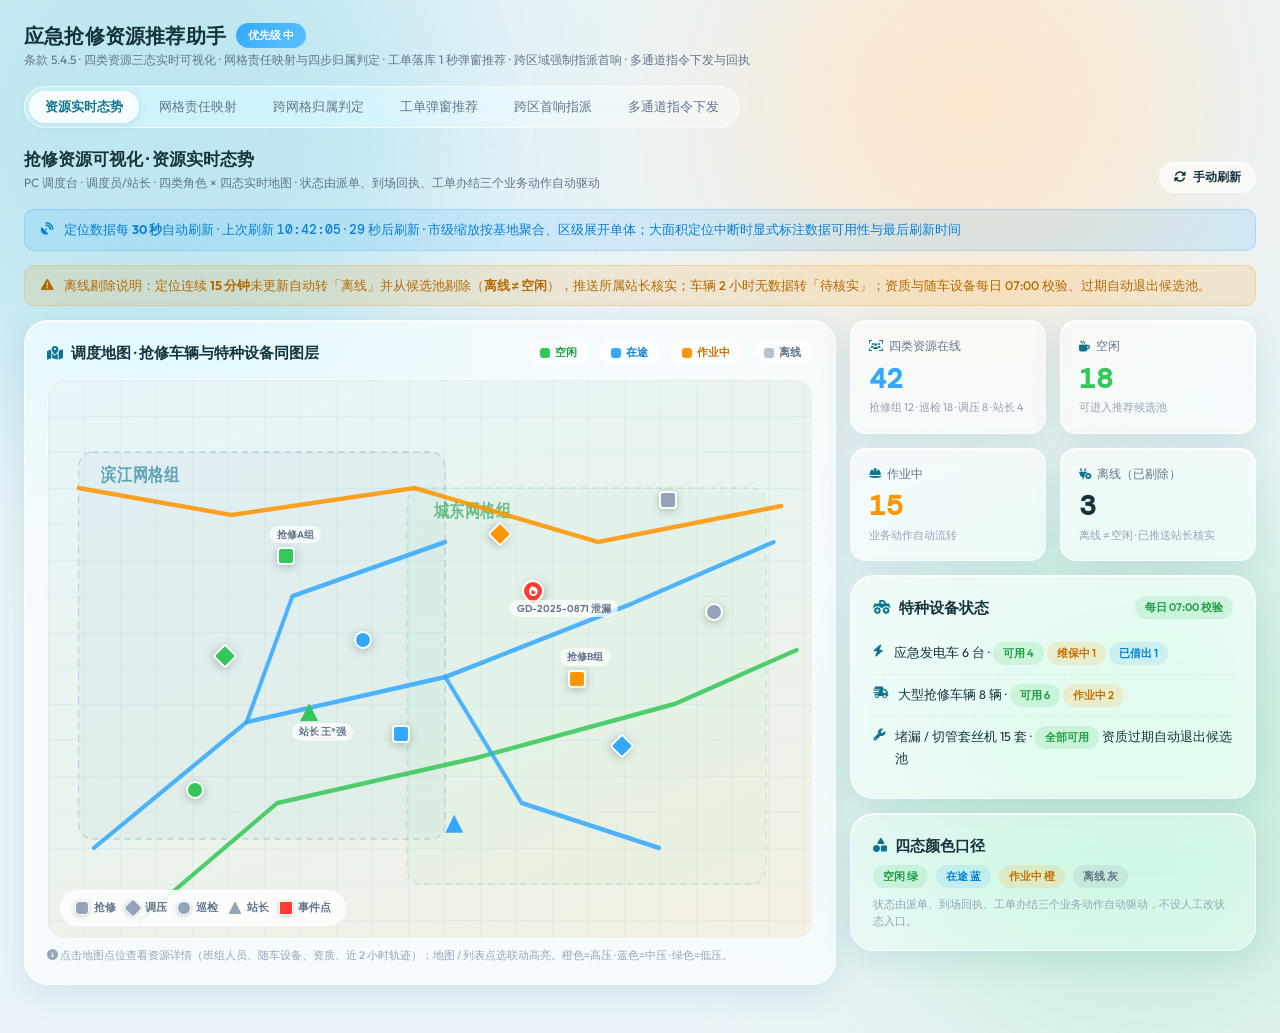
<file: modules/m06-rescue.html>
<!DOCTYPE html>
<html lang="zh-CN">
<head>
<meta charset="UTF-8">
<meta name="viewport" content="width=device-width, initial-scale=1.0">
<title>M06 · 应急抢修资源推荐助手</title>
<link href="https://fonts.googleapis.com/css2?family=Outfit:wght@400;500;600;700&family=DM+Mono:wght@400;500&display=swap" rel="stylesheet">
<link rel="stylesheet" href="https://cdnjs.cloudflare.com/ajax/libs/font-awesome/6.5.1/css/all.min.css">
<link rel="stylesheet" href="../styles/liquid-glass.css">
<style>
/* ===== M06 module-specific layout（配色一律引用全局 CSS 变量） ===== */
.g-5 { grid-template-columns: repeat(5, 1fr); }
@media (max-width: 1100px) { .g-5 { grid-template-columns: repeat(2, 1fr); } }

.map-tall { min-height: 560px; }
.map-short { min-height: 240px; }

/* 资源标记：四类形状 × 四态颜色 */
.res { position: absolute; width: 18px; height: 18px; border: 2px solid #fff; box-shadow: 0 2px 8px rgba(22,50,60,.28); cursor: pointer; z-index: 4; transition: transform .15s ease; }
.res:hover { transform: scale(1.28); z-index: 6; }
.sh-sq { border-radius: 4px; }
.sh-di { border-radius: 3px; transform: rotate(45deg); }
.sh-di:hover { transform: rotate(45deg) scale(1.28); }
.sh-ci { border-radius: 50%; }
.sh-tr { clip-path: polygon(50% 0, 100% 100%, 0 100%); border: none; box-shadow: none; filter: drop-shadow(0 2px 3px rgba(22,50,60,.35)); }
.st-idle { background: var(--c-ok); }
.st-busy { background: var(--c-info); }
.st-work { background: var(--c-warn); }
.st-off  { background: #94A3B8; }
.res-mini { position: relative; display: inline-block; width: 14px; height: 14px; border: 1.5px solid #fff; box-shadow: 0 1px 4px rgba(22,50,60,.25); flex-shrink: 0; }
.res-label { position: absolute; z-index: 5; font-size: 10px; font-weight: 600; color: var(--c-text-2); background: rgba(255,255,255,.72); padding: 1px 7px; border-radius: 999px; pointer-events: none; white-space: nowrap; }
.ev-pin { background: var(--c-danger); animation: evPulse 1.6s ease-out infinite; }
@keyframes evPulse { 0% { box-shadow: 0 0 0 0 rgba(255,59,48,.55); } 100% { box-shadow: 0 0 0 20px rgba(255,59,48,0); } }

/* 近2小时轨迹条 */
.track-bar { display: flex; gap: 2px; height: 12px; }
.track-bar .tk { flex: 1; min-width: 4px; border-radius: 3px; }
.tk { display: inline-block; width: 10px; height: 10px; border-radius: 3px; vertical-align: -1px; }
.tk-idle { background: var(--c-ok); }
.tk-busy { background: var(--c-info); }
.tk-work { background: var(--c-warn); }
.tk-off  { background: #B6C2CE; }
.tk-na   { background: rgba(22,50,60,.10); }

/* 过滤 chip */
.chip { display: inline-flex; align-items: center; gap: 5px; font-size: 11px; font-weight: 600; padding: 4px 12px; border-radius: 999px; border: 1px solid var(--glass-border); background: rgba(255,255,255,.55); color: var(--c-text-2); cursor: pointer; font-family: inherit; transition: all .15s ease; }
.chip:hover { color: var(--c-primary); }
.chip.off { opacity: .45; text-decoration: line-through; }

/* 编号章 / 步骤卡 */
.num-chip { width: 30px; height: 30px; border-radius: 10px; display: flex; align-items: center; justify-content: center; font-family: 'DM Mono', monospace; font-weight: 700; color: #fff; background: linear-gradient(135deg, var(--c-primary), var(--c-primary-hi)); flex-shrink: 0; box-shadow: 0 3px 10px rgba(14,116,144,.25); font-size: 13px; }

/* 时间线 */
.tl { position: relative; margin-left: 6px; padding-left: 24px; }
.tl::before { content: ''; position: absolute; left: 6px; top: 8px; bottom: 8px; width: 2px; background: rgba(22,50,60,.12); border-radius: 2px; }
.tl-item { position: relative; padding-bottom: 16px; }
.tl-item::before { content: ''; position: absolute; left: -19px; top: 4px; width: 10px; height: 10px; border-radius: 50%; background: var(--c-text-3); }
.tl-item.ok::before { background: var(--c-ok); }
.tl-item.warn::before { background: var(--c-warn); }
.tl-item.red::before { background: var(--c-danger); }
.tl-item.blue::before { background: var(--c-info); }

/* 两方案对比 */
.vs-wrap { display: grid; grid-template-columns: 1fr 70px 1fr; align-items: stretch; }
@media (max-width: 1100px) { .vs-wrap { grid-template-columns: 1fr; } .vs-badge { display: none; } }
.vs-badge { align-self: center; justify-self: center; width: 54px; height: 54px; border-radius: 50%; display: flex; align-items: center; justify-content: center; font-family: 'DM Mono', monospace; font-weight: 700; font-size: 15px; color: var(--c-primary); background: var(--glass-bg-strong); border: 1px solid var(--glass-border); box-shadow: var(--glass-shadow), var(--glass-inner); z-index: 2; }
.big-eta { font-family: 'DM Mono', monospace; font-size: 30px; font-weight: 700; line-height: 1.1; letter-spacing: -0.5px; }

.eta-parts { display: flex; gap: 8px; flex-wrap: wrap; }
.eta-part { font-size: 11px; font-weight: 600; padding: 4px 11px; background: var(--c-primary-soft); color: var(--c-primary); border-radius: 999px; }
.eta-part.accent { background: var(--c-accent-soft); color: #C77700; }

.score-cell { font-family: 'DM Mono', monospace; font-size: 11px; color: var(--c-text-2); }
.score-cell b { color: var(--c-primary); }

.drawer-head { padding: 16px 22px; border-bottom: 1px solid var(--c-line); display: flex; align-items: center; justify-content: space-between; flex-shrink: 0; }
.drawer-body { padding: 20px 22px; overflow-y: auto; }

.bnd { position: absolute; border: 1.5px dashed rgba(14,116,144,.35); background: rgba(14,116,144,.05); border-radius: 14px; }
.bnd-b { border-color: rgba(255,149,0,.45); background: rgba(255,149,0,.06); }
.bnd-label { position: absolute; font-size: 11px; font-weight: 700; color: var(--c-primary); opacity: .75; }
</style>
</head>
<body>
<div class="ambient-blob"></div>
<div class="module-wrap">

  <!-- ===== 模块头 ===== -->
  <div class="module-top">
    <div>
      <div class="flex wrap">
        <div class="module-title">应急抢修资源推荐助手</div>
        <span class="badge badge-mid">优先级 中</span>
      </div>
      <div class="module-sub">条款 5.4.5 · 四类资源三态实时可视化 · 网格责任映射与四步归属判定 · 工单落库 1 秒弹窗推荐 · 跨区域强制指派首响 · 多通道指令下发与回执</div>
    </div>
    <div class="seg">
      <button class="seg-item active" data-view="v-抢修资源可视化-资源实时态势" onclick="switchView('v-抢修资源可视化-资源实时态势')">资源实时态势</button>
      <button class="seg-item" data-view="v-网格化管理-网格与责任映射维护" onclick="switchView('v-网格化管理-网格与责任映射维护')">网格责任映射</button>
      <button class="seg-item" data-view="v-网格化管理-跨网格归属判定与层级上报" onclick="switchView('v-网格化管理-跨网格归属判定与层级上报')">跨网格归属判定</button>
      <button class="seg-item" data-view="v-智能调度与指令下发-工单生成瞬间弹窗推荐" onclick="switchView('v-智能调度与指令下发-工单生成瞬间弹窗推荐')">工单弹窗推荐</button>
      <button class="seg-item" data-view="v-智能调度与指令下发-跨区域强制指派首响" onclick="switchView('v-智能调度与指令下发-跨区域强制指派首响')">跨区首响指派</button>
      <button class="seg-item" data-view="v-智能调度与指令下发-多通道指令下发与回执" onclick="switchView('v-智能调度与指令下发-多通道指令下发与回执')">多通道指令下发</button>
    </div>
  </div>

  <!-- ================= 页面1：抢修资源可视化·资源实时态势 ================= -->
  <section class="view active" id="v-抢修资源可视化-资源实时态势">
    <div class="page-head">
      <div>
        <div class="page-title">抢修资源可视化 · 资源实时态势</div>
        <div class="page-desc">PC 调度台 · 调度员/站长 · 四类角色 × 四态实时地图 · 状态由派单、到场回执、工单办结三个业务动作自动驱动</div>
      </div>
      <button class="btn btn-glass btn-sm" onclick="showToast('已手动触发一次定位刷新（常规为 30 秒自动刷新）')"><i class="fa-solid fa-rotate"></i> 手动刷新</button>
    </div>

    <div class="alert-strip blue"><i class="fa-solid fa-satellite-dish"></i><span>定位数据每 <b>30 秒</b>自动刷新 · 上次刷新 <span class="mono" id="rf-time">10:42:05</span> · <span class="mono" id="rf-count">30</span> 秒后刷新 · 市级缩放按基地聚合、区级展开单体；大面积定位中断时显式标注数据可用性与最后刷新时间</span></div>
    <div class="alert-strip orange"><i class="fa-solid fa-triangle-exclamation"></i><span>离线剔除说明：定位连续 <b>15 分钟</b>未更新自动转「离线」并从候选池剔除（<b>离线 ≠ 空闲</b>），推送所属站长核实；车辆 2 小时无数据转「待核实」；资质与随车设备每日 07:00 校验、过期自动退出候选池。</span></div>

    <div class="grid g-main-side">
      <!-- 左：调度地图 -->
      <div class="glass-card">
        <div class="card-head">
          <div class="card-title"><i class="fa-solid fa-map-location-dot"></i>调度地图 · 抢修车辆与特种设备同图层</div>
          <div class="flex wrap">
            <button class="chip st-idle" data-name="空闲" onclick="toggleLayer(this,'idle')" style="border:none;color:#1E9E44;"><span class="tk tk-idle"></span>空闲</button>
            <button class="chip st-busy" data-name="在途" onclick="toggleLayer(this,'busy')" style="border:none;color:#0B7FD4;"><span class="tk tk-busy"></span>在途</button>
            <button class="chip st-work" data-name="作业中" onclick="toggleLayer(this,'work')" style="border:none;color:#C67200;"><span class="tk tk-work"></span>作业中</button>
            <button class="chip st-off" data-name="离线" onclick="toggleLayer(this,'off')" style="border:none;color:#64748B;"><span class="tk tk-off"></span>离线</button>
          </div>
        </div>
        <div class="map-canvas map-tall" id="map-main">
          <svg style="position:absolute;inset:0;width:100%;height:100%;" viewBox="0 0 1000 620" preserveAspectRatio="none">
            <rect x="40" y="80" width="480" height="430" rx="18" fill="rgba(14,116,144,0.04)" stroke="rgba(14,116,144,0.22)" stroke-dasharray="8 6" stroke-width="1.5"/>
            <rect x="470" y="120" width="470" height="440" rx="18" fill="rgba(52,199,89,0.04)" stroke="rgba(52,199,89,0.22)" stroke-dasharray="8 6" stroke-width="1.5"/>
            <text x="70" y="112" font-size="20" font-weight="600" fill="#0E7490" opacity=".6">滨江网格组</text>
            <text x="505" y="152" font-size="20" font-weight="600" fill="#1E9E44" opacity=".6">城东网格组</text>
            <polyline class="pipe" points="40,120 240,150 480,120 720,180 960,140" stroke="#FF9500" opacity=".55"/>
            <polyline class="pipe" points="60,520 260,380 520,330 760,250 950,180" stroke="#34A8FF"/>
            <polyline class="pipe" points="120,600 300,470 560,420 820,360 980,300" stroke="#34C759"/>
            <polyline class="pipe" points="260,380 320,240 520,180" stroke="#34A8FF" opacity=".6"/>
            <polyline class="pipe" points="520,330 620,470 800,520" stroke="#34A8FF" opacity=".6"/>
          </svg>

          <!-- 泄漏事件点 -->
          <div class="map-pin ev-pin" style="left:62%;top:36%;" onclick="showToast('泄漏事件 GD-2025-0871 · 一级 · 已触发弹窗推荐')"><i class="fa-solid fa-fire"></i></div>
          <span class="res-label" style="left:60.5%;top:39.5%;">GD-2025-0871 泄漏</span>

          <!-- 抢修班组（方形） -->
          <div class="res sh-sq st-idle" style="left:30%;top:30%;" onclick="openResDrawer('qx-a')" title="抢修A组"></div>
          <span class="res-label" style="left:29%;top:26.2%;">抢修A组</span>
          <div class="res sh-sq st-work" style="left:68%;top:52%;" onclick="openResDrawer('qx-b')" title="抢修B组"></div>
          <span class="res-label" style="left:67%;top:48.2%;">抢修B组</span>
          <div class="res sh-sq st-busy" style="left:45%;top:62%;" onclick="openResDrawer('qx-d')" title="抢修D组"></div>
          <div class="res sh-sq st-off" style="left:80%;top:20%;" onclick="openResDrawer('qx-f')" title="抢修F组"></div>

          <!-- 调压（菱形） -->
          <div class="res sh-di st-idle" style="left:22%;top:48%;" onclick="openResDrawer('dy-1')" title="调压工 陈*华"></div>
          <div class="res sh-di st-work" style="left:58%;top:26%;" onclick="openResDrawer('dy-2')" title="调压工 吴*芳"></div>
          <div class="res sh-di st-busy" style="left:74%;top:64%;" onclick="openResDrawer('dy-3')" title="调压工 周*斌"></div>

          <!-- 巡检（圆形） -->
          <div class="res sh-ci st-busy" style="left:40%;top:45%;" onclick="openResDrawer('xj-1')" title="巡检员 张*明"></div>
          <div class="res sh-ci st-idle" style="left:18%;top:72%;" onclick="openResDrawer('xj-2')" title="巡检员 刘*涛"></div>
          <div class="res sh-ci st-off" style="left:86%;top:40%;" onclick="openResDrawer('xj-3')" title="巡检员 赵*磊"></div>

          <!-- 站长（三角形） -->
          <div class="res sh-tr st-idle" style="left:33%;top:58%;" onclick="openResDrawer('zz-1')" title="站长 王*强"></div>
          <span class="res-label" style="left:32%;top:61.6%;">站长 王*强</span>
          <div class="res sh-tr st-busy" style="left:52%;top:78%;" onclick="openResDrawer('zz-2')" title="站长 郑*红"></div>

          <div class="map-legend">
            <span><span class="res-mini sh-sq" style="background:#94A3B8;"></span>抢修</span>
            <span><span class="res-mini sh-di" style="background:#94A3B8;"></span>调压</span>
            <span><span class="res-mini sh-ci" style="background:#94A3B8;"></span>巡检</span>
            <span><span class="res-mini sh-tr" style="background:#94A3B8;"></span>站长</span>
            <span><span class="res-mini" style="background:var(--c-danger);"></span>事件点</span>
          </div>
        </div>
        <div class="tiny mt-8"><i class="fa-solid fa-circle-info"></i> 点击地图点位查看资源详情（班组人员、随车设备、资质、近 2 小时轨迹）；地图 / 列表点选联动高亮。橙色=高压 · 蓝色=中压 · 绿色=低压。</div>
      </div>

      <!-- 右：统计与设备 -->
      <div class="grid" style="align-content:start;">
        <div class="grid g-2">
          <div class="stat-card">
            <div class="stat-label"><i class="fa-solid fa-users-viewfinder"></i>四类资源在线</div>
            <div class="stat-value blue">42</div>
            <div class="stat-sub">抢修组 12 · 巡检 18 · 调压 8 · 站长 4</div>
          </div>
          <div class="stat-card">
            <div class="stat-label"><i class="fa-solid fa-mug-hot"></i>空闲</div>
            <div class="stat-value green">18</div>
            <div class="stat-sub">可进入推荐候选池</div>
          </div>
          <div class="stat-card">
            <div class="stat-label"><i class="fa-solid fa-helmet-safety"></i>作业中</div>
            <div class="stat-value orange">15</div>
            <div class="stat-sub">业务动作自动流转</div>
          </div>
          <div class="stat-card">
            <div class="stat-label"><i class="fa-solid fa-plug-circle-xmark"></i>离线（已剔除）</div>
            <div class="stat-value">3</div>
            <div class="stat-sub">离线 ≠ 空闲 · 已推送站长核实</div>
          </div>
        </div>
        <div class="glass-card">
          <div class="card-head"><div class="card-title"><i class="fa-solid fa-truck-monster"></i>特种设备状态</div><span class="tag tag-green">每日 07:00 校验</span></div>
          <ul class="icon-list">
            <li><i class="fa-solid fa-bolt"></i><span>应急发电车 6 台 · <span class="tag tag-green">可用 4</span> <span class="tag tag-orange">维保中 1</span> <span class="tag tag-blue">已借出 1</span></span></li>
            <li><i class="fa-solid fa-truck-fast"></i><span>大型抢修车辆 8 辆 · <span class="tag tag-green">可用 6</span> <span class="tag tag-orange">作业中 2</span></span></li>
            <li><i class="fa-solid fa-wrench"></i><span>堵漏 / 切管套丝机 15 套 · <span class="tag tag-green">全部可用</span> 资质过期自动退出候选池</span></li>
          </ul>
        </div>
        <div class="glass-card soft">
          <div class="card-title mb-8"><i class="fa-solid fa-shapes"></i>四态颜色口径</div>
          <div class="flex wrap" style="gap:8px;">
            <span class="tag tag-green">空闲 绿</span>
            <span class="tag tag-blue">在途 蓝</span>
            <span class="tag tag-orange">作业中 橙</span>
            <span class="tag tag-gray">离线 灰</span>
          </div>
          <div class="tiny mt-8">状态由派单、到场回执、工单办结三个业务动作自动驱动，不设人工改状态入口。</div>
        </div>
      </div>
    </div>

    <!-- 资源详情抽屉 -->
    <div class="glass-drawer" id="drawer-res">
      <div class="drawer-head">
        <div class="card-title"><i class="fa-solid fa-circle-info"></i>资源详情</div>
        <button class="modal-close" onclick="closeModal('drawer-res')">&times;</button>
      </div>
      <div class="drawer-body" id="dr-body"></div>
    </div>
  </section>

  <!-- ================= 页面2：网格化管理·网格与责任映射维护 ================= -->
  <section class="view" id="v-网格化管理-网格与责任映射维护">
    <div class="page-head">
      <div>
        <div class="page-title">网格化管理 · 网格与责任映射维护</div>
        <div class="page-desc">PC 端（后台）· 后台管理员 · 网格-运行站-责任站长-常驻班组映射维护 · 变更次日零时生效 · 每日五项完整性自检</div>
      </div>
      <button class="btn btn-glass btn-sm" onclick="showToast('映射变更已提交运行部审批，次日零时生效')"><i class="fa-solid fa-plus"></i> 新增映射</button>
    </div>

    <div class="alert-strip cyan"><i class="fa-solid fa-clock-rotate-left"></i><span>变更经运行部审批、<b>次日零时生效</b>；生效前事件按原映射判定、不追溯；复盘按事件发生时点的映射版本判定。当前生效版本 <span class="mono">v2025.10.27</span>（运行部审批通过）。</span></div>

    <div class="glass-card">
      <div class="card-head">
        <div class="card-title"><i class="fa-solid fa-table-cells-large"></i>网格责任矩阵</div>
        <span class="tiny">管径覆盖：每网格管网里程 80–160 km · 边界支持地图绘制 / GIS 导入</span>
      </div>
      <div class="table-scroll">
        <table class="glass-table">
          <thead>
            <tr><th>网格名称</th><th>所属运行站</th><th>责任站长</th><th>联系方式</th><th>常驻班组</th><th>管网里程</th><th>边界要素</th><th>操作</th></tr>
          </thead>
          <tbody>
            <tr><td class="mono">滨江-01</td><td>滨江运行站</td><td>王*强</td><td class="mono">138****6601</td><td>抢修A组</td><td class="mono">96.4 km</td><td>GIS 面 · 2025-08 版</td><td><button class="icon-btn" onclick="showToast('映射变更已提交运行部审批，次日零时生效')" title="编辑"><i class="fa-solid fa-pen"></i></button> <button class="icon-btn" onclick="showToast('已打开 GIS 边界绘制：保存时自动执行重叠与覆盖空白校验')" title="边界"><i class="fa-solid fa-draw-polygon"></i></button></td></tr>
            <tr><td class="mono">滨江-02</td><td>滨江运行站</td><td>郑*红</td><td class="mono">139****2210</td><td>抢修C组</td><td class="mono">128.7 km</td><td>GIS 面 · 2025-08 版</td><td><button class="icon-btn" onclick="showToast('映射变更已提交运行部审批，次日零时生效')" title="编辑"><i class="fa-solid fa-pen"></i></button> <button class="icon-btn" onclick="showToast('已打开 GIS 边界绘制：保存时自动执行重叠与覆盖空白校验')" title="边界"><i class="fa-solid fa-draw-polygon"></i></button></td></tr>
            <tr><td class="mono">滨江-03</td><td>滨江运行站</td><td>王*强</td><td class="mono">137****5532</td><td>抢修A组 / 抢修D组</td><td class="mono">142.5 km</td><td>GIS 面 · 2025-10 版</td><td><button class="icon-btn" onclick="showToast('映射变更已提交运行部审批，次日零时生效')" title="编辑"><i class="fa-solid fa-pen"></i></button> <button class="icon-btn" onclick="showToast('已打开 GIS 边界绘制：保存时自动执行重叠与覆盖空白校验')" title="边界"><i class="fa-solid fa-draw-polygon"></i></button></td></tr>
            <tr><td class="mono">城东-01</td><td>城东运行站</td><td>刘*涛</td><td class="mono">136****8817</td><td>抢修E组</td><td class="mono">88.2 km</td><td>GIS 面 · 2025-08 版</td><td><button class="icon-btn" onclick="showToast('映射变更已提交运行部审批，次日零时生效')" title="编辑"><i class="fa-solid fa-pen"></i></button> <button class="icon-btn" onclick="showToast('已打开 GIS 边界绘制：保存时自动执行重叠与覆盖空白校验')" title="边界"><i class="fa-solid fa-draw-polygon"></i></button></td></tr>
            <tr><td class="mono">城西-01</td><td>城西运行站</td><td>陈*华</td><td class="mono">135****4409</td><td>抢修F组</td><td class="mono">153.1 km</td><td>GIS 面 · 2025-08 版</td><td><button class="icon-btn" onclick="showToast('映射变更已提交运行部审批，次日零时生效')" title="编辑"><i class="fa-solid fa-pen"></i></button> <button class="icon-btn" onclick="showToast('已打开 GIS 边界绘制：保存时自动执行重叠与覆盖空白校验')" title="边界"><i class="fa-solid fa-draw-polygon"></i></button></td></tr>
            <tr><td class="mono">之江-01</td><td>之江运行站</td><td>吴*芳</td><td class="mono">138****7725</td><td>抢修G组</td><td class="mono">82.6 km</td><td>GIS 面 · 2025-08 版</td><td><button class="icon-btn" onclick="showToast('映射变更已提交运行部审批，次日零时生效')" title="编辑"><i class="fa-solid fa-pen"></i></button> <button class="icon-btn" onclick="showToast('已打开 GIS 边界绘制：保存时自动执行重叠与覆盖空白校验')" title="边界"><i class="fa-solid fa-draw-polygon"></i></button></td></tr>
            <tr><td class="mono">城东-02</td><td>城东运行站</td><td>郑*红</td><td class="mono">139****2210</td><td><span class="tag tag-red">暂无常驻班组</span></td><td class="mono">104.3 km</td><td>GIS 面 · 2025-08 版</td><td><button class="icon-btn" onclick="showToast('映射变更已提交运行部审批，次日零时生效')" title="编辑"><i class="fa-solid fa-pen"></i></button> <button class="icon-btn" onclick="showToast('已打开 GIS 边界绘制：保存时自动执行重叠与覆盖空白校验')" title="边界"><i class="fa-solid fa-draw-polygon"></i></button></td></tr>
          </tbody>
        </table>
      </div>
      <div class="tiny mt-8"><i class="fa-solid fa-shield-halved"></i> 保存时自动执行边界重叠与覆盖空白校验：冲突阻断提交并定位冲突区，修复后方可再次提交。</div>
    </div>

    <div class="glass-card mt-14">
      <div class="card-head">
        <div class="card-title"><i class="fa-solid fa-list-check"></i>每日五项完整性自检（07:00）</div>
        <span class="tag tag-cyan">空缺与覆盖空白为 0 是「任一位置都有责任人」的前提</span>
      </div>
      <div class="grid g-5">
        <div class="stat-card">
          <div class="stat-label"><i class="fa-solid fa-file-circle-xmark"></i>映射空缺</div>
          <div class="stat-value green">0</div>
          <div class="stat-sub mb-8">全部网格映射完整</div>
          <span class="tag tag-green">通过</span>
        </div>
        <div class="stat-card">
          <div class="stat-label"><i class="fa-solid fa-object-intersect"></i>边界重叠</div>
          <div class="stat-value orange">1</div>
          <div class="stat-sub mb-8">滨江-02 × 之江-01 交叉约 420 米</div>
          <button class="btn btn-glass btn-xs" onclick="openModal('modal-conflict')"><i class="fa-solid fa-crosshairs"></i> 定位冲突区</button>
        </div>
        <div class="stat-card">
          <div class="stat-label"><i class="fa-solid fa-map-pin"></i>覆盖空白</div>
          <div class="stat-value green">0</div>
          <div class="stat-sub mb-8">无 GIS 覆盖空白区域</div>
          <span class="tag tag-green">通过</span>
        </div>
        <div class="stat-card">
          <div class="stat-label"><i class="fa-solid fa-user-slash"></i>责任人离岗未更新</div>
          <div class="stat-value accent">2</div>
          <div class="stat-sub mb-8">郑*红（休假）· 吴*芳（培训）待移交</div>
          <button class="btn btn-glass btn-xs" onclick="showToast('已发起责任人变更：待运行部审批，次日零时生效')"><i class="fa-solid fa-arrows-rotate"></i> 更新责任人</button>
        </div>
        <div class="stat-card">
          <div class="stat-label"><i class="fa-solid fa-people-group"></i>无常驻班组</div>
          <div class="stat-value red">1</div>
          <div class="stat-sub mb-8">城东-02 暂无常驻班组（硬缺陷）</div>
          <button class="btn btn-danger btn-xs" onclick="showToast('已生成高优先待办并推送城东运行站站长')"><i class="fa-solid fa-flag"></i> 生成高优先待办</button>
        </div>
      </div>
    </div>

    <!-- 边界冲突弹窗 -->
    <div class="modal-mask" id="modal-conflict" onclick="if(event.target===this)closeModal('modal-conflict')">
      <div class="glass-modal">
        <div class="modal-head">
          <div class="modal-title"><i class="fa-solid fa-object-intersect"></i>边界重叠冲突 · 滨江-02 × 之江-01</div>
          <button class="modal-close" onclick="closeModal('modal-conflict')">&times;</button>
        </div>
        <div class="modal-body">
          <div class="map-canvas map-short">
            <div class="bnd" style="left:10%;top:12%;width:55%;height:72%;"></div>
            <div class="bnd bnd-b" style="left:42%;top:28%;width:48%;height:62%;"></div>
            <span class="bnd-label" style="left:14%;top:16%;">滨江-02</span>
            <span class="bnd-label" style="left:80%;top:32%;color:#C67200;">之江-01</span>
            <div class="map-pin ev-pin" style="left:56%;top:48%;" onclick="showToast('冲突区：交叉约 420 米，保存已阻断')"><i class="fa-solid fa-crosshairs"></i></div>
          </div>
          <dl class="kv mt-14">
            <dt>冲突范围</dt><dd>交叉约 420 米（钱塘江沿岸带）</dd>
            <dt>阻断规则</dt><dd>保存自动校验 → 冲突阻断提交并定位冲突区</dd>
            <dt>建议处置</dt><dd>以江堤路中心线重新绘制滨江-02 东侧边界</dd>
          </dl>
        </div>
        <div class="modal-foot">
          <button class="btn btn-glass" onclick="showToast('已重新绘制：重叠与覆盖空白校验通过，待审批');closeModal('modal-conflict')"><i class="fa-solid fa-draw-polygon"></i> 重新绘制边界</button>
          <button class="btn btn-danger" onclick="showToast('已生成高优先待办：边界重叠修复');closeModal('modal-conflict')"><i class="fa-solid fa-flag"></i> 生成待办</button>
        </div>
      </div>
    </div>
  </section>

  <!-- ================= 页面3：网格化管理·跨网格归属判定与层级上报 ================= -->
  <section class="view" id="v-网格化管理-跨网格归属判定与层级上报">
    <div class="page-head">
      <div>
        <div class="page-title">网格化管理 · 跨网格归属判定与层级上报</div>
        <div class="page-desc">PC 调度台 · 调度员/站长 · 四步归属判定 + 按事件级别的层级上报路径与签收时限</div>
      </div>
      <button class="btn btn-glass btn-sm" onclick="showToast('坐标缺失 / 辖区外事件：已标记「坐标存疑」并生成核查待办，请人工指定网格')"><i class="fa-solid fa-location-dot-slash"></i> 坐标存疑·人工指定</button>
    </div>

    <div class="alert-strip blue"><i class="fa-solid fa-lock"></i><span>四步规则<b>固定</b>、不可由调度员临时更改，保证同一事件归属结论一致；判定依据随工单留痕，异议走复核申请由运行部裁定。</span></div>

    <div class="grid g-4">
      <div class="glass-card">
        <div class="flex mb-8"><span class="num-chip">1</span><b>受影响管段归属</b></div>
        <div class="tiny">优先按事件关联管段（GD-XXXX）台账归属网格判定，管段台账唯一对应主责网格。</div>
        <div class="mt-8"><span class="tag tag-cyan">固定规则</span></div>
      </div>
      <div class="glass-card">
        <div class="flex mb-8"><span class="num-chip">2</span><b>坐标落区</b></div>
        <div class="tiny">无关联管段时，按事件坐标落入网格 GIS 边界面判定主责网格。</div>
        <div class="mt-8"><span class="tag tag-cyan">固定规则</span></div>
      </div>
      <div class="glass-card">
        <div class="flex mb-8"><span class="num-chip">3</span><b>边界带 ±30 米</b></div>
        <div class="tiny">坐标位于边界带 ±30 米内 → 双网格同时通知；先到场者处置，另一方自动转支援。</div>
        <div class="mt-8"><span class="tag tag-orange">双网格并行</span></div>
      </div>
      <div class="glass-card">
        <div class="flex mb-8"><span class="num-chip">4</span><b>跨网格管段</b></div>
        <div class="tiny">跨网格管段按<b>上游阀室</b>所在网格确定主责网格，另一方列为协同网格。</div>
        <div class="mt-8"><span class="tag tag-cyan">固定规则</span></div>
      </div>
    </div>

    <div class="glass-card mt-14">
      <div class="card-head">
        <div class="card-title"><i class="fa-solid fa-timeline"></i>层级上报路径与签收时限</div>
        <span class="tiny">超时未签收自动升级并短信告知</span>
      </div>
      <div class="table-scroll">
        <table class="glass-table">
          <thead>
            <tr><th>事件级别</th><th>通知时限</th><th>上报路径</th><th>通知方式</th><th>签收要求</th><th>超时处理</th></tr>
          </thead>
          <tbody>
            <tr><td><span class="tag tag-red">一级</span></td><td class="mono">15 分钟</td><td>站长 + 运行部 + 公司总值班</td><td><b>三级并行通知</b></td><td>三方签收（送达/签收双状态）</td><td>超时自动升级 + 短信告知</td></tr>
            <tr><td><span class="tag tag-orange">二级</span></td><td class="mono">30 分钟</td><td>站长逐级上报 → 运行部</td><td>逐级</td><td>站长签收</td><td>超时自动升级 + 短信告知</td></tr>
            <tr><td><span class="tag tag-yellow">三级</span></td><td class="mono">2 小时</td><td>站长</td><td>单级</td><td>知悉签收</td><td>超时自动升级 + 短信告知</td></tr>
          </tbody>
        </table>
      </div>
    </div>

    <div class="grid g-main-side mt-14">
      <div class="glass-card">
        <div class="card-head">
          <div class="card-title"><i class="fa-solid fa-bell-concierge"></i>签收状态时间线 · GD-2025-0871（一级）</div>
          <span class="tag tag-red">一级 · 15 分钟三方并行</span>
        </div>
        <div class="tl">
          <div class="tl-item blue"><b>10:41:32</b> 事件入库（泄漏 · 滨江区江虹路×滨盛路口）</div>
          <div class="tl-item blue"><b>10:41:33</b> 归属判定完成：命中规则 ①+④ → 主责网格 滨江-03</div>
          <div class="tl-item blue"><b>10:41:35</b> 三级并行送达：滨江站长 王*强 / 运行部值班长 / 公司总值班</div>
          <div class="tl-item ok"><b>10:42:08</b> 滨江站长 王*强 签收（APP）</div>
          <div class="tl-item ok"><b>10:43:12</b> 公司总值班 签收（短信回复 R）</div>
          <div class="tl-item warn"><b>10:44:00</b> 运行部值班长 送达未签收 · 剩余签收窗口 11 分钟</div>
          <div class="tl-item"><b>时限 10:56:35</b> 超时未签收将自动升级并短信告知</div>
        </div>
      </div>
      <div class="grid" style="align-content:start;">
        <div class="glass-card">
          <div class="card-head"><div class="card-title"><i class="fa-solid fa-fingerprint"></i>判定依据留痕</div></div>
          <dl class="kv">
            <dt>事件单号</dt><dd class="mono">GD-2025-0871</dd>
            <dt>命中规则</dt><dd>① 管段归属 + ④ 上游阀室定主责</dd>
            <dt>关联管段</dt><dd class="mono">GD-2305（中压 DN300 · 跨网格）</dd>
            <dt>上游阀室</dt><dd class="mono">VF-118 → 滨江-03</dd>
            <dt>主责网格</dt><dd>滨江-03（责任站长 王*强）</dd>
            <dt>判定时间</dt><dd class="mono">10:41:33（入库后 1 秒）</dd>
          </dl>
          <button class="btn btn-glass btn-sm mt-14" onclick="openModal('modal-basis')"><i class="fa-solid fa-arrow-up-right-from-square"></i> 查看完整判定链</button>
        </div>
        <div class="glass-card soft">
          <div class="card-title mb-8"><i class="fa-solid fa-people-arrows"></i>边界带协同口径</div>
          <div class="tiny">边界带 ±30 米内两网格同时接收：先到场者处置、另一方转支援；判定依据与命中规则随工单全量留痕。</div>
        </div>
      </div>
    </div>

    <!-- 判定链弹窗 -->
    <div class="modal-mask" id="modal-basis" onclick="if(event.target===this)closeModal('modal-basis')">
      <div class="glass-modal">
        <div class="modal-head">
          <div class="modal-title"><i class="fa-solid fa-fingerprint"></i>完整判定链 · GD-2025-0871</div>
          <button class="modal-close" onclick="closeModal('modal-basis')">&times;</button>
        </div>
        <div class="modal-body">
          <div class="steps mb-14">
            <span class="step done"><span class="dot"><i class="fa-solid fa-check"></i></span>① 管段归属 GD-2305</span>
            <span class="step active"><span class="dot">4</span>④ 上游阀室 VF-118 → 滨江-03</span>
          </div>
          <dl class="kv">
            <dt>步骤①</dt><dd>事件关联管段 GD-2305 · 台账归属：跨网格管段 → 进入步骤④</dd>
            <dt>步骤②</dt><dd>坐标（30.2081, 120.2103）落入滨江-03 边界面（备用校验通过）</dd>
            <dt>步骤③</dt><dd>距最近边界 214 米 &gt; 30 米边界带 · 不触发双网格并行通知</dd>
            <dt>步骤④</dt><dd>上游阀室 VF-118 位于滨江-03 → 主责网格：滨江-03</dd>
            <dt>结论</dt><dd>主责 滨江-03 · 协同 无 · 判定用时 1 秒 · 判定依据已写入工单</dd>
          </dl>
        </div>
        <div class="modal-foot">
          <button class="btn btn-glass" onclick="showToast('复核申请已提交运行部：裁定期间按原判定执行');closeModal('modal-basis')"><i class="fa-solid fa-scale-balanced"></i> 提交复核申请</button>
          <button class="btn btn-primary" onclick="closeModal('modal-basis')">关闭</button>
        </div>
      </div>
    </div>
  </section>

  <!-- ================= 页面4：智能调度与指令下发·工单生成瞬间弹窗推荐 ================= -->
  <section class="view" id="v-智能调度与指令下发-工单生成瞬间弹窗推荐">
    <div class="page-head">
      <div>
        <div class="page-title">智能调度与指令下发 · 工单生成瞬间弹窗推荐</div>
        <div class="page-desc">PC 调度台 · 调度员 · 工单落库 1 秒内自动弹窗推荐 · 硬性过滤先于打分 · 路网到达时间每 60 秒重算</div>
      </div>
      <button class="btn btn-accent btn-sm" onclick="openModal('modal-recommend')"><i class="fa-solid fa-bolt"></i> 重新演示：落库触发弹窗</button>
    </div>

    <div class="alert-strip orange"><i class="fa-solid fa-clipboard-user"></i><span>调研口径：常规只调度本片区抢修组 · 一个区域同时仅一个抢修组当值 · 重大事故或片区内并发多起事件，须上报领导同意后跨区域支援。</span></div>

    <div class="glass-card strong">
      <div class="card-head">
        <div class="flex wrap">
          <div class="card-title"><i class="fa-solid fa-fire-flame-curved"></i>泄漏事件 <span class="mono">GD-2025-0871</span></div>
          <span class="tag tag-red">一级 · 泄漏</span>
          <span class="tag tag-accent">已落库 · 1 秒内触发推荐</span>
        </div>
        <span class="tiny mono">入库时间 2025-10-28 10:41:32</span>
      </div>
      <div class="grid g-4">
        <div class="stat-card">
          <div class="stat-label"><i class="fa-solid fa-location-dot"></i>事件位置</div>
          <div style="font-weight:700;font-size:14px;margin-top:6px;">滨江区江虹路 × 滨盛路交叉口</div>
          <div class="stat-sub">坐标 30.2081, 120.2103</div>
        </div>
        <div class="stat-card">
          <div class="stat-label"><i class="fa-solid fa-pipe-valve"></i>关联管段 / 附近阀门</div>
          <div style="font-weight:700;font-size:14px;margin-top:6px;"><span class="mono">GD-2305</span> 中压 DN300</div>
          <div class="stat-sub">上游 VF-118 · 下游 VF-119</div>
        </div>
        <div class="stat-card">
          <div class="stat-label"><i class="fa-solid fa-user-tie"></i>主责网格</div>
          <div style="font-weight:700;font-size:14px;margin-top:6px;">滨江-03（王*强）</div>
          <div class="stat-sub">判定依据：规则 ①+④（见跨网格归属判定页）</div>
        </div>
        <div class="stat-card">
          <div class="stat-label"><i class="fa-solid fa-stopwatch"></i>推荐对象 · 路网 ETA</div>
          <div class="big-eta" style="font-size:22px;margin-top:4px;">12 <span style="font-size:12px;">分钟</span></div>
          <div class="stat-sub">抢修A组 · 基础路网 9 + 路况修正 2 + 集结装车 1</div>
        </div>
      </div>
    </div>

    <div class="glass-card soft mt-14">
      <div class="flex-between wrap">
        <div class="flex wrap">
          <span class="eta-part">候选 3 组</span>
          <span class="eta-part accent">硬性过滤剔除 4 组</span>
          <span class="eta-part">路网 ETA 每 60 秒重算</span>
          <span class="eta-part">候选池为空 → 原因汇总 + 提示放宽范围 / 跨区搜索</span>
        </div>
        <div class="tiny">ETA 首次预估偏离 &gt;3 分钟自动提示，并同步大屏与站长 · 路网服务不可用时降级直线排序并显式标注</div>
      </div>
    </div>

    <!-- 自动弹窗：落库 1 秒推荐（进入本页默认展示） -->
    <div class="modal-mask open" id="modal-recommend" onclick="if(event.target===this)closeModal('modal-recommend')">
      <div class="glass-modal wide">
        <div class="modal-head">
          <div class="modal-title"><i class="fa-solid fa-wand-magic-sparkles"></i>工单落库 1 秒 · 自动推荐候选清单 <span class="tag tag-red">GD-2025-0871 · 一级</span></div>
          <button class="modal-close" onclick="closeModal('modal-recommend')">&times;</button>
        </div>
        <div class="modal-body">
          <div class="flex-between wrap mb-14">
            <div class="eta-parts">
              <span class="eta-part">四因子权重：路网到达 0.40</span>
              <span class="eta-part">技能与设备匹配 0.30</span>
              <span class="eta-part">当前负荷 0.20</span>
              <span class="eta-part">网格归属 0.10</span>
            </div>
            <div class="flex wrap" style="gap:6px;">
              <span class="tag tag-accent">推荐：抢修A组</span>
              <span class="tag tag-green">一级资源组合：班组 + 应急抢险车 + 阀控人员</span>
            </div>
          </div>
          <div class="table-scroll">
            <table class="glass-table">
              <thead>
                <tr><th>推荐资源</th><th>状态</th><th>直线距离</th><th>路网到达</th><th>四因子得分（到时/匹配/负荷/归属）</th><th>总分</th><th>决定性因子</th></tr>
              </thead>
              <tbody>
                <tr style="background:var(--c-primary-soft);">
                  <td><b>抢修A组</b> · 滨江运行站 <span class="tag tag-red">推荐</span></td>
                  <td><span class="tag tag-green">空闲</span></td>
                  <td class="mono">2.4 km</td>
                  <td class="mono"><b>12 分钟</b></td>
                  <td class="score-cell">到时 <b>.34</b> / 匹配 <b>.27</b> / 负荷 <b>.18</b> / 归属 <b>.10</b></td>
                  <td class="mono"><b>0.89</b></td>
                  <td>路网最快 · 随车发电车匹配泄漏处置</td>
                </tr>
                <tr>
                  <td>抢修C组 · 滨江运行站</td>
                  <td><span class="tag tag-green">空闲</span></td>
                  <td class="mono">5.1 km</td>
                  <td class="mono">17 分钟</td>
                  <td class="score-cell">到时 <b>.28</b> / 匹配 <b>.24</b> / 负荷 <b>.16</b> / 归属 <b>.10</b></td>
                  <td class="mono"><b>0.78</b></td>
                  <td>属地网格 · 技能匹配</td>
                </tr>
                <tr>
                  <td>抢修E组 · 城东运行站（跨网格）</td>
                  <td><span class="tag tag-green">空闲</span></td>
                  <td class="mono">8.6 km</td>
                  <td class="mono">24 分钟</td>
                  <td class="score-cell">到时 <b>.22</b> / 匹配 <b>.27</b> / 负荷 <b>.18</b> / 归属 <b>.03</b></td>
                  <td class="mono"><b>0.70</b></td>
                  <td>当前负荷低 · 跨网格扣归属分</td>
                </tr>
              </tbody>
            </table>
          </div>
          <div class="glass-card soft mt-14" style="padding:16px 18px;">
            <div class="card-title mb-8"><i class="fa-solid fa-filter-circle-xmark"></i>硬性过滤日志 · 为什么最近的没被推荐（过滤先于打分）</div>
            <ul class="icon-list">
              <li><i class="fa-solid fa-ban" style="color:var(--c-danger);"></i><span><b>抢修B组</b>（直线最近 800 米）→ 剔除：当前状态「作业中」，非空闲</span></li>
              <li><i class="fa-solid fa-ban" style="color:var(--c-danger);"></i><span><b>抢修F组</b> → 剔除：定位离线（15 分钟未更新，已退出候选池）</span></li>
              <li><i class="fa-solid fa-ban" style="color:var(--c-danger);"></i><span><b>抢修G组</b> → 剔除：随车无发电车 · 资质/设备不匹配</span></li>
              <li><i class="fa-solid fa-ban" style="color:var(--c-danger);"></i><span><b>巡检员 张*明</b>（直线 1.2 km）→ 剔除：角色不承担泄漏抢修四类</span></li>
            </ul>
          </div>
          <div class="flex wrap mt-14" style="gap:8px;">
            <span class="tag tag-cyan">ETA 三段构成：基础路网 9 分 + 实时路况修正 2 分 + 集结装车 1 分 = 12 分</span>
            <span class="tag tag-blue">资源组合：抢修A组 + 应急抢险车 浙A·D1108 + 阀控人员 周*斌</span>
          </div>
        </div>
        <div class="modal-foot">
          <span class="tiny" style="margin-right:auto;">默认选中最优方案 · 一键指派；不采纳须填写理由（随得分明细写入工单用于复盘）</span>
          <button class="btn btn-glass" onclick="openModal('modal-reject')"><i class="fa-solid fa-circle-xmark"></i> 不采纳推荐</button>
          <button class="btn btn-primary" onclick="doAssign()"><i class="fa-solid fa-paper-plane"></i> 一键指派 · 抢修A组</button>
        </div>
      </div>
    </div>

    <!-- 不采纳理由弹窗（理由必填） -->
    <div class="modal-mask" id="modal-reject" onclick="if(event.target===this)closeModal('modal-reject')">
      <div class="glass-modal blocking">
        <div class="blocking-strip"><i class="fa-solid fa-triangle-exclamation"></i> 不采纳推荐 · 理由必填</div>
        <div class="modal-head">
          <div class="modal-title"><i class="fa-solid fa-file-pen"></i>请填写不采纳理由</div>
          <button class="modal-close" onclick="closeModal('modal-reject')">&times;</button>
        </div>
        <div class="modal-body">
          <div class="form-label">不采纳理由 <span class="req">*</span></div>
          <textarea id="reject-reason" class="form-textarea" rows="4" placeholder="例如：改派抢修C组（该组熟悉该片区阀室情况）……"></textarea>
          <div class="alert-strip orange mt-14" style="margin-bottom:0;"><i class="fa-solid fa-clipboard-list"></i><span>理由将随四因子得分明细一并写入工单，用于复盘；不填理由无法提交。</span></div>
        </div>
        <div class="modal-foot">
          <button class="btn btn-ghost" onclick="closeModal('modal-reject')">取消</button>
          <button class="btn btn-danger" onclick="confirmReject()"><i class="fa-solid fa-check"></i> 确认提交</button>
        </div>
      </div>
    </div>
  </section>

  <!-- ================= 页面5：智能调度与指令下发·跨区域强制指派首响 ================= -->
  <section class="view" id="v-智能调度与指令下发-跨区域强制指派首响">
    <div class="page-head">
      <div>
        <div class="page-title">智能调度与指令下发 · 跨区域强制指派首响</div>
        <div class="page-desc">PC 调度台 · 调度员/站长 · 属地力量与最近力量不一致时并排对比 · 分级授权 · 首响与接续交接分离</div>
      </div>
      <span class="tag tag-red">事件 GD-2025-0871 · 一级泄漏 · 滨江-03</span>
    </div>

    <div class="alert-strip red"><i class="fa-solid fa-clipboard-user"></i><span>调研口径：常规只调度本片区抢修组 · 一个区域同时仅一个抢修组当值 · <b>重大事故或片区内并发多起事件，须上报领导同意后跨区域支援</b>。本事件为一级泄漏，触发跨区强制指派首响。</span></div>

    <div class="vs-wrap">
      <div class="glass-card">
        <div class="card-head">
          <div class="card-title"><i class="fa-solid fa-house-chimney"></i>属地方案</div>
          <span class="tag tag-cyan">按责任网格派工</span>
        </div>
        <dl class="kv">
          <dt>资源</dt><dd>抢修C组 · 滨江运行站（当值备用组）</dd>
          <dt>状态</dt><dd><span class="tag tag-green">空闲</span> 当前位于滨江站本部</dd>
          <dt>路线</dt><dd>江南大道（交通管制 · 绕行）</dd>
        </dl>
        <div class="flex-between mt-14">
          <div>
            <div class="stat-label">路网到达时间</div>
            <div class="big-eta orange">31 <span style="font-size:13px;">分钟</span></div>
          </div>
          <div class="tag tag-orange" style="font-size:12px;">首响拖后 17 分钟</div>
        </div>
        <button class="btn btn-glass btn-sm mt-14" onclick="showToast('已按属地方案指派抢修C组 · 工单与三通道指令同步下发')"><i class="fa-solid fa-check"></i> 按属地指派</button>
      </div>
      <div class="vs-badge">VS</div>
      <div class="glass-card strong">
        <div class="card-head">
          <div class="card-title"><i class="fa-solid fa-bolt"></i>最近力量方案（跨区强制指派）</div>
          <span class="tag tag-accent">系统推荐 · 首响优先</span>
        </div>
        <dl class="kv">
          <dt>资源</dt><dd>抢修B组 · 西湖运行站（跨区域支援）</dd>
          <dt>状态</dt><dd><span class="tag tag-green">空闲</span> 距事件直线 3.8 km</dd>
          <dt>路线</dt><dd>之江大桥 → 江虹路（畅通）</dd>
        </dl>
        <div class="flex-between mt-14">
          <div>
            <div class="stat-label">路网到达时间</div>
            <div class="big-eta green">14 <span style="font-size:13px;">分钟</span></div>
          </div>
          <div class="tag tag-green" style="font-size:12px;">首响提前 17 分钟</div>
        </div>
        <button class="btn btn-primary btn-sm mt-14" onclick="showToast('已强制指派西湖站抢修B组：指令立即下发（先派后报），同步通知双方站长与运行部值班，2 小时内补录事由')"><i class="fa-solid fa-paper-plane"></i> 按最近力量强制指派</button>
      </div>
    </div>

    <div class="grid g-3 mt-14">
      <div class="glass-card">
        <div class="card-head"><div class="card-title"><i class="fa-solid fa-bolt"></i>一级 · 先派后报</div><span class="tag tag-red">一级</span></div>
        <ul class="icon-list">
          <li><i class="fa-solid fa-1"></i><span>调度中心直接指派最近力量，<b>先派后报</b></span></li>
          <li><i class="fa-solid fa-2"></i><span>2 小时内补录事由</span></li>
          <li><i class="fa-solid fa-3"></i><span>指令下发同时通知双方站长与运行部值班</span></li>
        </ul>
      </div>
      <div class="glass-card">
        <div class="card-head"><div class="card-title"><i class="fa-solid fa-user-shield"></i>二级 · 值班长确认</div><span class="tag tag-orange">二级</span></div>
        <ul class="icon-list">
          <li><i class="fa-solid fa-1"></i><span>报运行部值班长确认后跨区指派</span></li>
          <li><i class="fa-solid fa-2"></i><span><b>超时 3 分钟视同同意</b></span></li>
          <li><i class="fa-solid fa-3"></i><span>确认记录与超时判定自动留痕</span></li>
        </ul>
      </div>
      <div class="glass-card">
        <div class="card-head"><div class="card-title"><i class="fa-solid fa-handshake"></i>三级 · 双方站长协商</div><span class="tag tag-yellow">三级</span></div>
        <ul class="icon-list">
          <li><i class="fa-solid fa-1"></i><span>属地与就近双方站长协商确定</span></li>
          <li><i class="fa-solid fa-2"></i><span>协商结论回填工单</span></li>
          <li><i class="fa-solid fa-3"></i><span>未达成一致时按属地方案执行</span></li>
        </ul>
      </div>
    </div>

    <div class="grid g-main-side mt-14">
      <div class="glass-card">
        <div class="card-head">
          <div class="card-title"><i class="fa-solid fa-right-left"></i>首响与接续交接流程（首响任务限定）</div>
          <span class="tiny">交接时点与交接双方记入工单 · 工作量分别计入各自运行站</span>
        </div>
        <div class="grid g-3">
          <div class="glass-card soft" style="padding:16px;">
            <div class="flex mb-8"><span class="num-chip">1</span><b>首响任务（最近力量）</b></div>
            <div class="tiny">到场 · 初步研判 · 警戒 · 初期处置：<b>关阀、放散、封锁</b></div>
          </div>
          <div class="glass-card soft" style="padding:16px;">
            <div class="flex mb-8"><span class="num-chip">2</span><b>交接时点</b></div>
            <div class="tiny">属地力量到场 → 双方确认交接，交接时点、交接双方与现场状态记入工单</div>
          </div>
          <div class="glass-card soft" style="padding:16px;">
            <div class="flex mb-8"><span class="num-chip">3</span><b>接续处置（属地力量）</b></div>
            <div class="tiny">抢修施工 · 恢复供气；工作量分站归属：首响计入西湖站、接续计入滨江站</div>
          </div>
        </div>
      </div>
      <div class="glass-card">
        <div class="card-head"><div class="card-title"><i class="fa-solid fa-clock-rotate-left"></i>近 30 日指派记录</div></div>
        <dl class="kv">
          <dt>跨区指派</dt><dd class="mono">2 次</dd>
          <dt>补录事由</dt><dd>均已按时补录（平均 47 分钟）</dd>
          <dt>属地指派</dt><dd class="mono">26 次</dd>
          <dt>首响达标率</dt><dd><span class="tag tag-green">96.2%</span></dd>
        </dl>
      </div>
    </div>
  </section>

  <!-- ================= 页面6：智能调度与指令下发·多通道指令下发与回执 ================= -->
  <section class="view" id="v-智能调度与指令下发-多通道指令下发与回执">
    <div class="page-head">
      <div>
        <div class="page-title">智能调度与指令下发 · 多通道指令下发与回执</div>
        <div class="page-desc">PC 调度台 · 调度员 · APP / 短信 / 语音外呼按事件级别组合并行下发 · 失败自动降级重试 · 送达 / 签收 / 到场三态回执</div>
      </div>
      <div class="flex wrap">
        <button class="btn btn-glass btn-sm" onclick="showToast('已临时增加短信通道（一级事件语音通道不可减少）')"><i class="fa-solid fa-plus"></i> 临时增加通道</button>
        <button class="btn btn-primary btn-sm" onclick="showToast('指令已按一级三通道策略重新下发（GD-2025-0871）')"><i class="fa-solid fa-paper-plane"></i> 重新下发</button>
      </div>
    </div>

    <div class="alert-strip cyan"><i class="fa-solid fa-tower-broadcast"></i><span>调度员可临时增加通道，但<b>不能减少一级事件的语音通道</b>；未签收持续 3 分钟自动告警班长与值班长；全部通道失败告警值班长并提示人工电话；实际到达回传修正路网时间估算模型。</span></div>

    <div class="grid g-3">
      <div class="glass-card">
        <div class="card-head"><div class="card-title"><i class="fa-solid fa-bolt"></i>一级 · 强制三通道</div><span class="tag tag-red">一级</span></div>
        <ul class="icon-list">
          <li><i class="fa-solid fa-mobile-screen"></i><span><b>APP</b>（工单详情）· 30 秒未签收触发语音</span></li>
          <li><i class="fa-solid fa-phone-volume"></i><span><b>语音外呼</b>（TTS 按键接单）· 3 次未接转备用号码并告警值班长</span></li>
          <li><i class="fa-solid fa-comment-sms"></i><span><b>短信</b>（140 字摘要）并行下发</span></li>
        </ul>
      </div>
      <div class="glass-card">
        <div class="card-head"><div class="card-title"><i class="fa-solid fa-mobile-screen-button"></i>二级 · APP + 短信</div><span class="tag tag-orange">二级</span></div>
        <ul class="icon-list">
          <li><i class="fa-solid fa-mobile-screen"></i><span><b>APP</b>（工单详情）优先下发</span></li>
          <li><i class="fa-solid fa-comment-sms"></i><span><b>短信</b>（140 字摘要）同步下发</span></li>
          <li><i class="fa-solid fa-rotate-right"></i><span>2 分钟未签收自动补发一轮</span></li>
        </ul>
      </div>
      <div class="glass-card">
        <div class="card-head"><div class="card-title"><i class="fa-solid fa-mobile-screen"></i>三级 · APP 为主</div><span class="tag tag-yellow">三级</span></div>
        <ul class="icon-list">
          <li><i class="fa-solid fa-mobile-screen"></i><span><b>APP</b>（工单详情）单通道下发</span></li>
          <li><i class="fa-solid fa-comment-sms"></i><span>10 分钟未签收自动补<b>短信</b></span></li>
          <li><i class="fa-solid fa-circle-check"></i><span>送达 / 签收双状态记录，无需语音</span></li>
        </ul>
      </div>
    </div>

    <div class="grid g-main-side mt-14">
      <div class="glass-card">
        <div class="card-head">
          <div class="card-title"><i class="fa-solid fa-table-list"></i>逐人逐通道送达 / 签收状态 · GD-2025-0871</div>
          <span class="tag tag-green">已全员签收</span>
        </div>
        <div class="table-scroll">
          <table class="glass-table">
            <thead>
              <tr><th>人员</th><th>角色</th><th>通道</th><th>下发内容</th><th>送达状态</th><th>送达时间</th><th>签收状态</th><th>签收时间</th></tr>
            </thead>
            <tbody>
              <tr><td>王*强</td><td>滨江-03 站长</td><td>APP</td><td>工单详情</td><td><span class="tag tag-green">已送达</span></td><td class="mono">10:41:33</td><td><span class="tag tag-green">已签收</span></td><td class="mono">10:41:36</td></tr>
              <tr><td>王*强</td><td>滨江-03 站长</td><td>短信</td><td>140 字摘要</td><td><span class="tag tag-green">已送达</span></td><td class="mono">10:41:33</td><td><span class="tag tag-green">回复 R 签收</span></td><td class="mono">10:42:10</td></tr>
              <tr><td>李*军</td><td>抢修A组 · 组长</td><td>APP</td><td>工单详情</td><td><span class="tag tag-green">已送达</span></td><td class="mono">10:41:33</td><td><span class="tag tag-orange">30 秒未签收</span></td><td>—</td></tr>
              <tr><td>李*军</td><td>抢修A组 · 组长</td><td>语音</td><td>TTS 接单指令</td><td><span class="tag tag-green">第 2 次接通</span></td><td class="mono">10:42:20</td><td><span class="tag tag-green">按键 1 接单</span></td><td class="mono">10:42:41</td></tr>
              <tr><td>周*斌</td><td>阀控人员</td><td>APP</td><td>工单详情</td><td><span class="tag tag-green">已送达</span></td><td class="mono">10:41:34</td><td><span class="tag tag-green">已签收</span></td><td class="mono">10:41:58</td></tr>
              <tr><td>运行部值班长</td><td>运行部</td><td>APP</td><td>值班通知</td><td><span class="tag tag-green">已送达</span></td><td class="mono">10:41:34</td><td><span class="tag tag-green">已签收</span></td><td class="mono">10:41:52</td></tr>
              <tr><td>公司总值班</td><td>总值班室</td><td>短信</td><td>140 字摘要</td><td><span class="tag tag-green">已送达</span></td><td class="mono">10:41:35</td><td><span class="tag tag-green">回复 R 签收</span></td><td class="mono">10:43:12</td></tr>
            </tbody>
          </table>
        </div>
        <div class="tiny mt-8"><i class="fa-solid fa-database"></i> 下发日志全量留存（含通道、内容、送达与签收时间戳），支持按人 / 按事件回溯。</div>
      </div>
      <div class="grid" style="align-content:start;">
        <div class="glass-card">
          <div class="card-head"><div class="card-title"><i class="fa-solid fa-arrow-down-1-9"></i>降级记录（自动）</div></div>
          <ul class="icon-list">
            <li><i class="fa-solid fa-mobile-screen"></i><span><span class="mono">10:42:03</span> 李*军 APP 送达 30 秒未签收 → 自动降级：<b>语音外呼第 1 次</b></span></li>
            <li><i class="fa-solid fa-phone-slash"></i><span><span class="mono">10:42:12</span> 语音第 1 次未接通 → 自动重拨第 2 次</span></li>
            <li><i class="fa-solid fa-phone"></i><span><span class="mono">10:42:20</span> 第 2 次接通 → <span class="mono">10:42:41</span> 按键 1 接单，降级结束</span></li>
            <li><i class="fa-solid fa-triangle-exclamation" style="color:var(--c-warn);"></i><span>若 3 次未接 → 自动转备用号码 <span class="mono">138****2233</span> 并告警值班长</span></li>
            <li><i class="fa-solid fa-bell" style="color:var(--c-warn);"></i><span>未签收持续 3 分钟 → 自动告警班长与值班长</span></li>
          </ul>
        </div>
        <div class="glass-card">
          <div class="card-head"><div class="card-title"><i class="fa-solid fa-chart-simple"></i>通道可用性 · 按周回算</div></div>
          <div class="tiny mb-8">APP 送达率 <span class="mono">98.6%</span></div>
          <div class="meter mb-14"><div class="meter-fill green" style="width:98.6%;"></div></div>
          <div class="tiny mb-8">短信送达率 <span class="mono">99.2%</span></div>
          <div class="meter mb-14"><div class="meter-fill green" style="width:99.2%;"></div></div>
          <div class="tiny mb-8">语音接通率 <span class="mono">91.4%</span></div>
          <div class="meter"><div class="meter-fill orange" style="width:91.4%;"></div></div>
        </div>
      </div>
    </div>
  </section>

</div>

<!-- ===== 公共脚本 ===== -->
<script>
function switchView(vid){
  document.querySelectorAll('.view').forEach(function(v){v.classList.remove('active');});
  var el=document.getElementById(vid); if(el){el.classList.add('active');}
  document.querySelectorAll('.seg-item[data-view]').forEach(function(b){
    b.classList.toggle('active', b.getAttribute('data-view')===vid);
  });
  try{history.replaceState(null,'','#'+encodeURIComponent(vid));}catch(e){}
  window.scrollTo({top:0,behavior:'smooth'});
}
function openModal(id){var m=document.getElementById(id); if(m){m.classList.add('open');}}
function closeModal(id){var m=document.getElementById(id); if(m){m.classList.remove('open');}}
function showToast(msg){
  var t=document.getElementById('app-toast');
  if(!t){t=document.createElement('div');t.id='app-toast';t.className='toast';document.body.appendChild(t);}
  t.textContent=msg;t.classList.add('show');
  clearTimeout(t._tm);t._tm=setTimeout(function(){t.classList.remove('show');},2200);
}
window.addEventListener('hashchange',function(){
  var h=decodeURIComponent(location.hash.replace('#',''));
  if(h&&document.getElementById(h)){switchView(h);}
});
(function(){
  var h=decodeURIComponent(location.hash.replace('#',''));
  if(h&&document.getElementById(h)){switchView(h);}
})();
</script>

<!-- ===== M06 模块脚本 ===== -->
<script>
var shMap = { '抢修班组':'sh-sq', '调压工':'sh-di', '巡检员':'sh-ci', '站长':'sh-tr' };
var stColor = { '空闲':'var(--c-ok)', '在途':'var(--c-info)', '作业中':'var(--c-warn)', '离线':'#94A3B8' };

function RD(n, r, st, stc, stn, zz, tr, crew, eq, qu, note){
  return {
    n:n, r:r, st:st, stc:stc, stn:stn, zz:zz,
    upd: st === '离线' ? '09:39:12（63 分钟未更新）' : '10:42:05（30 秒前）',
    tr: tr,
    crew: crew || ['王*强（组长 · 管道工 · 带气作业证）','李*军（管工 · 焊接资质至2026-12）'],
    eq: eq || ['应急抢险车 浙A·D1108','堵漏器具全套'],
    qu: qu || ['带气作业证'],
    note: note || '今日 1 单 · 平均首响 8 分钟'
  };
}

var resData = {
  'qx-a': RD('抢修A组','抢修班组','空闲','tag-green','滨江运行站','王*强',
    ['idle','idle','idle','busy','busy','busy','idle','idle'],
    ['王*强（组长 · 管道工 · 带气作业证）','李*军（焊工 · 焊接资质至2026-12）','赵*明（发电车操作 · 特种设备证）'],
    ['应急抢险车 浙A·D1108','发电车 GE-07（可用）','切管套丝机 / 堵漏器具全套'],
    ['带气作业证','有限空间作业证','焊接与热切割'],
    '今日 1 单 · 平均首响 8 分钟'),
  'qx-b': RD('抢修B组','抢修班组','作业中','tag-orange','滨江运行站','王*强',
    ['work','work','work','work','busy','busy','work','work'],null,null,null,
    '作业中 · GD-2308 漏气修复（预计 40 分钟办结）'),
  'qx-d': RD('抢修D组','抢修班组','在途','tag-blue','滨江运行站','郑*红',
    ['busy','busy','busy','idle','idle','busy','busy','busy'],null,null,null,
    '在途 · 前往 VF-118 阀室巡检配合'),
  'qx-f': RD('抢修F组','抢修班组','离线','tag-gray','城西运行站','陈*华',
    ['off','off','off','idle','idle','off','off','off'],null,null,null,
    '定位 63 分钟未更新 · 已从候选池剔除 · 已推送陈*华核实'),
  'dy-1': RD('陈*华','调压工','空闲','tag-green','城西运行站','陈*华',
    ['idle','idle','idle','idle','busy','busy','idle','idle'],null,null,['调压器检修资质']),
  'dy-2': RD('吴*芳','调压工','作业中','tag-orange','滨江运行站','王*强',
    ['work','work','work','idle','idle','idle','idle','idle'],null,null,['调压器检修资质'],
    '作业中 · 调压站 RJ-07 例行维护'),
  'dy-3': RD('周*斌','调压工','在途','tag-blue','滨江运行站','王*强',
    ['busy','busy','busy','busy','busy','idle','idle','idle'],null,null,['调压器检修资质','阀室操作资质'],
    '在途 · 阀控支援（一级组合备选）'),
  'xj-1': RD('张*明','巡检员','在途','tag-blue','滨江运行站','王*强',
    ['busy','busy','busy','busy','idle','idle','idle','idle'],null,null,['巡检上岗证'],
    '在途 · 滨江-03 管段巡查'),
  'xj-2': RD('刘*涛','巡检员','空闲','tag-green','城东运行站','刘*涛',
    ['idle','idle','busy','busy','busy','busy','idle','idle'],null,null,['巡检上岗证']),
  'xj-3': RD('赵*磊','巡检员','离线','tag-gray','之江运行站','吴*芳',
    ['off','off','off','off','off','off','off','off'],null,null,['巡检上岗证'],
    '定位 47 分钟未更新 · 已从候选池剔除 · 已推送吴*芳核实'),
  'zz-1': RD('王*强','站长','空闲','tag-green','滨江运行站','王*强',
    ['idle','idle','idle','idle','idle','idle','idle','idle'],null,null,['调度指挥证'],
    '滨江-01 / 滨江-03 责任站长'),
  'zz-2': RD('郑*红','站长','在途','tag-blue','城东运行站','刘*涛',
    ['busy','busy','busy','idle','idle','idle','idle','idle'],null,null,['调度指挥证'],
    '城东-01 责任站长 · 现场检查途中')
};

function openResDrawer(k){
  var d = resData[k];
  if(!d){ showToast('该资源详情暂未收录'); return; }
  var sh = shMap[d.r] || 'sh-sq';
  var sc = stColor[d.st] || '#94A3B8';
  var crew = '', eq = '', qu = '', tr = '', i, s;
  for(i = 0; i < d.crew.length; i++){
    crew += '<li><i class="fa-solid fa-helmet-safety"></i><span>' + d.crew[i] + '</span></li>';
  }
  for(i = 0; i < d.eq.length; i++){
    eq += '<li><i class="fa-solid fa-truck-fast"></i><span>' + d.eq[i] + '</span></li>';
  }
  for(i = 0; i < d.qu.length; i++){
    qu += '<span class="tag tag-cyan">' + d.qu[i] + '</span>';
  }
  for(i = 0; i < 24; i++){
    s = d.tr[i % d.tr.length];
    tr += '<div class="tk tk-' + s + '"></div>';
  }
  document.getElementById('dr-body').innerHTML =
    '<div class="flex-between mb-14"><div class="flex"><span class="res-mini ' + sh + '" style="background:' + sc + '"></span>' +
    '<div><div style="font-weight:700;font-size:15px;">' + d.n + '</div><div class="tiny">' + d.r + ' · ' + d.stn + '</div></div></div>' +
    '<span class="tag ' + d.stc + '">' + d.st + '</span></div>' +
    '<dl class="kv mb-14"><dt>责任站长</dt><dd>' + d.zz + '</dd>' +
    '<dt>定位更新</dt><dd class="mono">' + d.upd + '</dd>' +
    '<dt>近24小时</dt><dd>' + d.note + '</dd>' +
    '<dt>状态驱动</dt><dd>派单 / 到场回执 / 工单办结自动流转，无人工改状态入口</dd></dl>' +
    '<div class="form-label">班组人员</div><ul class="icon-list">' + crew + '</ul>' +
    '<div class="form-label mt-14">随车设备（每日 07:00 校验）</div><ul class="icon-list">' + eq + '</ul>' +
    '<div class="form-label mt-14">作业资质</div><div class="flex wrap">' + qu + '</div>' +
    '<div class="form-label mt-14">近2小时轨迹（5 分钟粒度）</div>' +
    '<div class="track-bar mb-8">' + tr + '</div>' +
    '<div class="tiny"><span class="tk tk-idle"></span> 空闲&nbsp;&nbsp;<span class="tk tk-busy"></span> 在途&nbsp;&nbsp;<span class="tk tk-work"></span> 作业中&nbsp;&nbsp;<span class="tk tk-off"></span> 离线/无数据</div>';
  openModal('drawer-res');
}

function toggleLayer(btn, st){
  var off = btn.classList.toggle('off');
  var ms = document.querySelectorAll('#map-main .res.st-' + st);
  for(var i = 0; i < ms.length; i++){ ms[i].style.display = off ? 'none' : ''; }
  showToast(off ? '已隐藏「' + btn.getAttribute('data-name') + '」资源' : '已显示「' + btn.getAttribute('data-name') + '」资源');
}

function doAssign(){
  closeModal('modal-recommend');
  showToast('已一键指派：抢修A组（滨江运行站）· 指令已按一级三通道下发');
}

function confirmReject(){
  var v = document.getElementById('reject-reason').value.trim();
  if(!v){ showToast('不采纳须填写理由：请补充后提交'); return; }
  closeModal('modal-reject');
  closeModal('modal-recommend');
  showToast('已记录不采纳理由，随四因子得分明细写入工单（可复盘）');
}

(function(){
  var n = 30;
  setInterval(function(){
    var el = document.getElementById('rf-count');
    if(!el){ return; }
    n = n > 1 ? n - 1 : 30;
    el.textContent = n;
  }, 1000);
})();
</script>
</body>
</html>
</file>
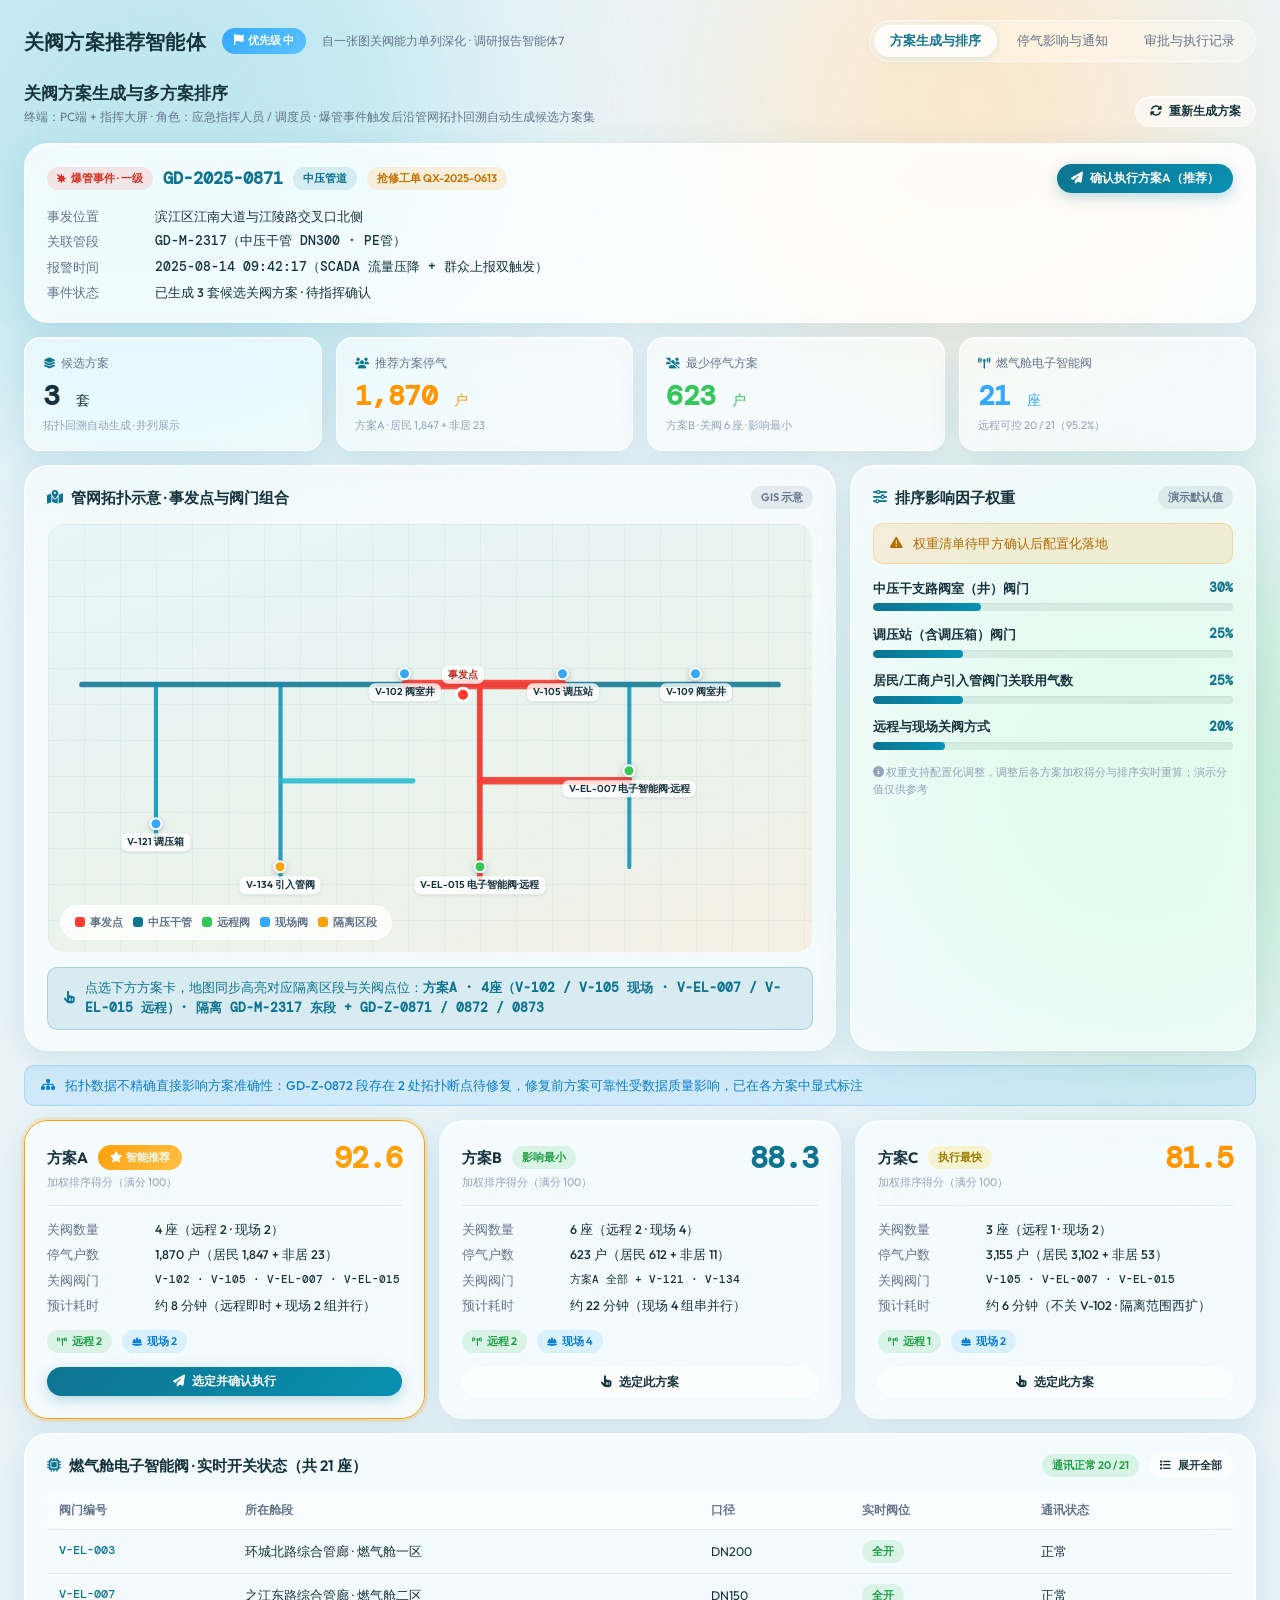
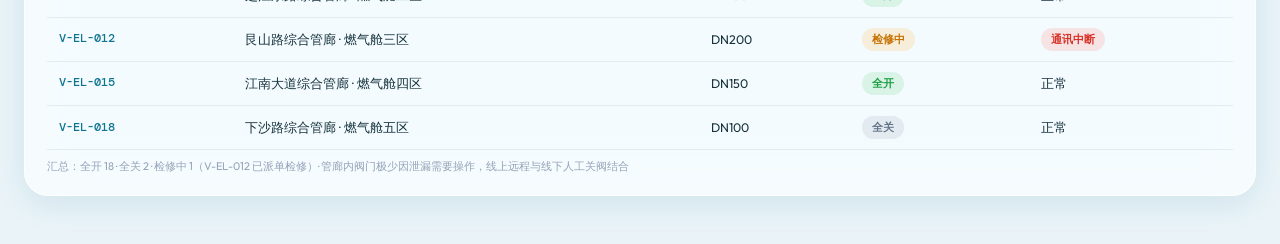
<file: modules/m07-valve.html>
<!DOCTYPE html>
<html lang="zh-CN">
<head>
<meta charset="UTF-8">
<meta name="viewport" content="width=device-width, initial-scale=1.0">
<title>M07 关阀方案推荐智能体 · 杭州燃气管网运营智能体平台</title>
<link href="https://fonts.googleapis.com/css2?family=Outfit:wght@400;500;600;700&family=DM+Mono:wght@400;500&display=swap" rel="stylesheet">
<link rel="stylesheet" href="https://cdnjs.cloudflare.com/ajax/libs/font-awesome/6.5.1/css/all.min.css">
<link rel="stylesheet" href="../styles/liquid-glass.css">
<style>
/* ---- M07 模块级样式（基于 liquid-glass 变量，不另起配色体系） ---- */
.scheme-card{cursor:pointer;border:1.5px solid transparent;transition:transform .2s ease,box-shadow .2s ease,border-color .2s ease;}
.scheme-card:hover{transform:translateY(-3px);}
.scheme-card.selected{border-color:var(--c-primary);box-shadow:0 0 0 3px var(--c-primary-soft),var(--glass-shadow),var(--glass-inner);}
.scheme-card.recommend.selected{border-color:var(--c-accent);box-shadow:0 0 0 3px var(--c-accent-soft),var(--glass-shadow),var(--glass-inner);}
.score-big{font-family:'DM Mono','Outfit',monospace;font-size:30px;font-weight:700;line-height:1.1;letter-spacing:-1px;}
.weight-row{margin-bottom:13px;}
.weight-row:last-child{margin-bottom:0;}
.map-node{position:absolute;transform:translate(-50%,-50%);display:flex;flex-direction:column;align-items:center;gap:3px;z-index:4;}
.map-node .nd{width:13px;height:13px;border-radius:50%;border:2.5px solid #fff;box-shadow:0 2px 6px rgba(22,50,60,.28);flex-shrink:0;}
.nd.remote{background:var(--c-ok);}
.nd.field{background:var(--c-info);}
.nd.intro{background:var(--c-accent);}
.map-node .lb{font-size:10px;font-weight:600;color:var(--c-text);background:rgba(255,255,255,.8);padding:1px 6px;border-radius:6px;white-space:nowrap;box-shadow:0 1px 3px rgba(22,50,60,.12);}
.pin-dot{width:16px;height:16px;border-radius:50%;background:var(--c-danger);border:3px solid #fff;animation:pinPulse 1.6s ease-out infinite;flex-shrink:0;}
@keyframes pinPulse{0%{box-shadow:0 0 0 4px rgba(255,59,48,.35);}70%{box-shadow:0 0 0 13px rgba(255,59,48,0);}100%{box-shadow:0 0 0 4px rgba(255,59,48,0);}}
.ch-icon{width:40px;height:40px;border-radius:12px;display:flex;align-items:center;justify-content:center;font-size:17px;color:#fff;flex-shrink:0;}
</style>
</head>
<body>
<div class="ambient-blob"></div>
<div class="module-wrap">

  <div class="module-top">
    <div class="module-title">关阀方案推荐智能体</div>
    <span class="badge badge-mid"><i class="fa-solid fa-flag"></i>优先级 中</span>
    <div class="module-sub">自一张图关阀能力单列深化 · 调研报告智能体7</div>
    <div class="seg" style="margin-left:auto;">
      <button class="seg-item active" data-view="v-关阀方案生成与多方案排序" onclick="switchView('v-关阀方案生成与多方案排序')">方案生成与排序</button>
      <button class="seg-item" data-view="v-停气影响测算与通知名单输出" onclick="switchView('v-停气影响测算与通知名单输出')">停气影响与通知</button>
      <button class="seg-item" data-view="v-关阀审批权限与执行记录" onclick="switchView('v-关阀审批权限与执行记录')">审批与执行记录</button>
    </div>
  </div>

  <!-- ================= View 1：关阀方案生成与多方案排序 ================= -->
  <section class="view active" id="v-关阀方案生成与多方案排序">
    <div class="page-head">
      <div>
        <div class="page-title">关阀方案生成与多方案排序</div>
        <div class="page-desc">终端：PC端 + 指挥大屏 · 角色：应急指挥人员 / 调度员 · 爆管事件触发后沿管网拓扑回溯自动生成候选方案集</div>
      </div>
      <button class="btn btn-glass btn-sm" onclick="showToast('已按当前拓扑快照重新回溯生成 3 套候选方案')"><i class="fa-solid fa-rotate"></i>重新生成方案</button>
    </div>

    <!-- 事件卡 -->
    <div class="glass-card strong mb-14">
      <div class="flex-between wrap">
        <div class="flex wrap">
          <span class="tag tag-red"><i class="fa-solid fa-burst"></i>爆管事件 · 一级</span>
          <span class="mono" style="font-size:17px;font-weight:700;color:var(--c-primary);">GD-2025-0871</span>
          <span class="tag tag-cyan">中压管道</span>
          <span class="tag tag-orange">抢修工单 QX-2025-0613</span>
        </div>
        <button class="btn btn-primary btn-sm" onclick="openModal('modal-scheme-confirm')"><i class="fa-solid fa-paper-plane"></i>确认执行方案A（推荐）</button>
      </div>
      <dl class="kv mt-14">
        <dt>事发位置</dt><dd>滨江区江南大道与江陵路交叉口北侧</dd>
        <dt>关联管段</dt><dd class="mono">GD-M-2317（中压干管 DN300 · PE管）</dd>
        <dt>报警时间</dt><dd class="mono">2025-08-14 09:42:17（SCADA 流量压降 + 群众上报双触发）</dd>
        <dt>事件状态</dt><dd>已生成 3 套候选关阀方案 · 待指挥确认</dd>
      </dl>
    </div>

    <!-- 概览统计 -->
    <div class="grid g-4 mb-14">
      <div class="stat-card">
        <div class="stat-label"><i class="fa-solid fa-layer-group"></i>候选方案</div>
        <div class="stat-value">3 <span style="font-size:14px;font-weight:500;">套</span></div>
        <div class="stat-sub">拓扑回溯自动生成 · 并列展示</div>
      </div>
      <div class="stat-card">
        <div class="stat-label"><i class="fa-solid fa-users"></i>推荐方案停气</div>
        <div class="stat-value orange">1,870 <span style="font-size:14px;font-weight:500;">户</span></div>
        <div class="stat-sub">方案A · 居民 1,847 + 非居 23</div>
      </div>
      <div class="stat-card">
        <div class="stat-label"><i class="fa-solid fa-users-slash"></i>最少停气方案</div>
        <div class="stat-value green">623 <span style="font-size:14px;font-weight:500;">户</span></div>
        <div class="stat-sub">方案B · 关阀 6 座 · 影响最小</div>
      </div>
      <div class="stat-card">
        <div class="stat-label"><i class="fa-solid fa-tower-broadcast"></i>燃气舱电子智能阀</div>
        <div class="stat-value blue">21 <span style="font-size:14px;font-weight:500;">座</span></div>
        <div class="stat-sub">远程可控 20 / 21（95.2%）</div>
      </div>
    </div>

    <!-- 拓扑示意 + 影响因子权重 -->
    <div class="grid g-main-side mb-14">
      <div class="glass-card">
        <div class="card-head">
          <div class="card-title"><i class="fa-solid fa-map-location-dot"></i>管网拓扑示意 · 事发点与阀门组合</div>
          <span class="tag tag-gray">GIS 示意</span>
        </div>
        <div class="map-canvas" style="height:430px;">
          <svg viewBox="0 0 920 400" preserveAspectRatio="none" style="position:absolute;inset:0;width:100%;height:100%;">
            <!-- 基础管网 -->
            <path class="pipe" d="M40,150 L880,150" stroke="#0E7490" stroke-width="8"/>
            <path class="pipe" d="M130,150 L130,290" stroke="#0891B2" stroke-width="5"/>
            <path class="pipe" d="M280,150 L280,330" stroke="#0891B2" stroke-width="5"/>
            <path class="pipe" d="M520,150 L520,330" stroke="#0891B2" stroke-width="5"/>
            <path class="pipe" d="M700,150 L700,320" stroke="#0891B2" stroke-width="5"/>
            <path class="pipe" d="M520,240 L700,240" stroke="#22B8CF" stroke-width="4"/>
            <path class="pipe" d="M280,240 L440,240" stroke="#22B8CF" stroke-width="4"/>
            <!-- 方案A 隔离区段（默认高亮） -->
            <g id="hl-A">
              <path d="M430,150 L620,150" stroke="#FF3B30" stroke-width="9" fill="none" stroke-linecap="round" opacity=".9"/>
              <path d="M520,150 L520,330" stroke="#FF3B30" stroke-width="7" fill="none" stroke-linecap="round" opacity=".9"/>
              <path d="M520,240 L700,240" stroke="#FF3B30" stroke-width="7" fill="none" stroke-linecap="round" opacity=".9"/>
            </g>
            <!-- 方案B 隔离区段 -->
            <g id="hl-B" style="display:none;">
              <path d="M520,150 L620,150" stroke="#FF9500" stroke-width="9" fill="none" stroke-linecap="round" opacity=".9"/>
              <path d="M520,150 L520,240" stroke="#FF9500" stroke-width="7" fill="none" stroke-linecap="round" opacity=".9"/>
              <path d="M520,240 L700,240" stroke="#FF9500" stroke-width="7" fill="none" stroke-linecap="round" opacity=".9"/>
            </g>
            <!-- 方案C 隔离区段 -->
            <g id="hl-C" style="display:none;">
              <path d="M280,150 L620,150" stroke="#FFCC00" stroke-width="9" fill="none" stroke-linecap="round" opacity=".9"/>
              <path d="M520,150 L520,330" stroke="#FFCC00" stroke-width="7" fill="none" stroke-linecap="round" opacity=".9"/>
              <path d="M520,240 L700,240" stroke="#FFCC00" stroke-width="7" fill="none" stroke-linecap="round" opacity=".9"/>
              <path d="M280,150 L280,330" stroke="#FFCC00" stroke-width="7" fill="none" stroke-linecap="round" opacity=".9"/>
            </g>
          </svg>
          <!-- 事发点 -->
          <div class="map-node" style="left:54.3%;top:37.5%;z-index:6;flex-direction:column-reverse;">
            <span class="pin-dot"></span>
            <span class="lb" style="color:#C42B22;">事发点</span>
          </div>
          <!-- 阀门点位 -->
          <div class="map-node" style="left:46.7%;top:37.5%;"><span class="nd field"></span><span class="lb">V-102 阀室井</span></div>
          <div class="map-node" style="left:67.4%;top:37.5%;"><span class="nd field"></span><span class="lb">V-105 调压站</span></div>
          <div class="map-node" style="left:56.5%;top:82.5%;"><span class="nd remote"></span><span class="lb">V-EL-015 电子智能阀·远程</span></div>
          <div class="map-node" style="left:76.1%;top:60%;"><span class="nd remote"></span><span class="lb">V-EL-007 电子智能阀·远程</span></div>
          <div class="map-node" style="left:84.8%;top:37.5%;"><span class="nd field"></span><span class="lb">V-109 阀室井</span></div>
          <div class="map-node" style="left:14.1%;top:72.5%;"><span class="nd field"></span><span class="lb">V-121 调压箱</span></div>
          <div class="map-node" style="left:30.4%;top:82.5%;"><span class="nd intro"></span><span class="lb">V-134 引入管阀</span></div>
          <div class="map-legend">
            <span><span class="sw" style="background:#FF3B30;"></span>事发点</span>
            <span><span class="sw" style="background:#0E7490;"></span>中压干管</span>
            <span><span class="sw" style="background:#34C759;"></span>远程阀</span>
            <span><span class="sw" style="background:#34A8FF;"></span>现场阀</span>
            <span><span class="sw" style="background:#FF9F0A;"></span>隔离区段</span>
          </div>
        </div>
        <div class="alert-strip cyan mt-14" style="margin-bottom:0;">
          <i class="fa-solid fa-hand-pointer"></i>
          <div>点选下方方案卡，地图同步高亮对应隔离区段与关阀点位：<span id="map-link-note" class="mono" style="font-weight:700;">方案A · 4座（V-102 / V-105 现场 · V-EL-007 / V-EL-015 远程）· 隔离 GD-M-2317 东段 + GD-Z-0871 / 0872 / 0873</span></div>
        </div>
      </div>

      <!-- 影响因子权重面板 -->
      <div class="glass-card">
        <div class="card-head">
          <div class="card-title"><i class="fa-solid fa-sliders"></i>排序影响因子权重</div>
          <span class="tag tag-gray">演示默认值</span>
        </div>
        <div class="alert-strip orange">
          <i class="fa-solid fa-triangle-exclamation"></i>
          <div>权重清单待甲方确认后配置化落地</div>
        </div>
        <div class="weight-row">
          <div class="flex-between" style="margin-bottom:5px;"><span style="font-weight:600;font-size:12.5px;">中压干支路阀室（井）阀门</span><span class="mono" style="font-weight:700;color:var(--c-primary);">30%</span></div>
          <div class="meter"><div class="meter-fill" style="width:30%;"></div></div>
        </div>
        <div class="weight-row">
          <div class="flex-between" style="margin-bottom:5px;"><span style="font-weight:600;font-size:12.5px;">调压站（含调压箱）阀门</span><span class="mono" style="font-weight:700;color:var(--c-primary);">25%</span></div>
          <div class="meter"><div class="meter-fill" style="width:25%;"></div></div>
        </div>
        <div class="weight-row">
          <div class="flex-between" style="margin-bottom:5px;"><span style="font-weight:600;font-size:12.5px;">居民/工商户引入管阀门关联用气数</span><span class="mono" style="font-weight:700;color:var(--c-primary);">25%</span></div>
          <div class="meter"><div class="meter-fill" style="width:25%;"></div></div>
        </div>
        <div class="weight-row">
          <div class="flex-between" style="margin-bottom:5px;"><span style="font-weight:600;font-size:12.5px;">远程与现场关阀方式</span><span class="mono" style="font-weight:700;color:var(--c-primary);">20%</span></div>
          <div class="meter"><div class="meter-fill" style="width:20%;"></div></div>
        </div>
        <div class="tiny mt-14"><i class="fa-solid fa-circle-info"></i> 权重支持配置化调整，调整后各方案加权得分与排序实时重算；演示分值仅供参考</div>
      </div>
    </div>

    <!-- 数据质量标注 -->
    <div class="alert-strip blue mb-14">
      <i class="fa-solid fa-sitemap"></i>
      <div>拓扑数据不精确直接影响方案准确性：GD-Z-0872 段存在 2 处拓扑断点待修复，修复前方案可靠性受数据质量影响，已在各方案中显式标注</div>
    </div>

    <!-- 方案对比三列 -->
    <div class="grid g-3 mb-14">
      <div class="glass-card scheme-card recommend selected" onclick="selectScheme('A',this)">
        <div class="flex-between">
          <div class="flex"><span style="font-size:15px;font-weight:700;">方案A</span><span class="badge badge-new"><i class="fa-solid fa-star"></i>智能推荐</span></div>
          <div class="score-big" style="color:var(--c-accent);">92.6</div>
        </div>
        <div class="tiny">加权排序得分（满分 100）</div>
        <hr class="divider">
        <div class="kv">
          <dt>关阀数量</dt><dd>4 座（远程 2 · 现场 2）</dd>
          <dt>停气户数</dt><dd>1,870 户（居民 1,847 + 非居 23）</dd>
          <dt>关阀阀门</dt><dd class="mono" style="font-size:11px;">V-102 · V-105 · V-EL-007 · V-EL-015</dd>
          <dt>预计耗时</dt><dd>约 8 分钟（远程即时 + 现场 2 组并行）</dd>
        </div>
        <div class="flex mt-14">
          <span class="tag tag-green"><i class="fa-solid fa-tower-broadcast"></i>远程 2</span>
          <span class="tag tag-blue"><i class="fa-solid fa-helmet-safety"></i>现场 2</span>
        </div>
        <button class="btn btn-primary btn-sm mt-14" style="width:100%;justify-content:center;" onclick="event.stopPropagation();openModal('modal-scheme-confirm')"><i class="fa-solid fa-paper-plane"></i>选定并确认执行</button>
      </div>

      <div class="glass-card scheme-card" onclick="selectScheme('B',this)">
        <div class="flex-between">
          <div class="flex"><span style="font-size:15px;font-weight:700;">方案B</span><span class="tag tag-green">影响最小</span></div>
          <div class="score-big" style="color:var(--c-primary);">88.3</div>
        </div>
        <div class="tiny">加权排序得分（满分 100）</div>
        <hr class="divider">
        <div class="kv">
          <dt>关阀数量</dt><dd>6 座（远程 2 · 现场 4）</dd>
          <dt>停气户数</dt><dd>623 户（居民 612 + 非居 11）</dd>
          <dt>关阀阀门</dt><dd class="mono" style="font-size:11px;">方案A 全部 + V-121 · V-134</dd>
          <dt>预计耗时</dt><dd>约 22 分钟（现场 4 组串并行）</dd>
        </div>
        <div class="flex mt-14">
          <span class="tag tag-green"><i class="fa-solid fa-tower-broadcast"></i>远程 2</span>
          <span class="tag tag-blue"><i class="fa-solid fa-helmet-safety"></i>现场 4</span>
        </div>
        <button class="btn btn-glass btn-sm mt-14" style="width:100%;justify-content:center;" onclick="event.stopPropagation();selectScheme('B',this.closest('.scheme-card'));showToast('已选定方案B（影响最小），地图已联动高亮');"><i class="fa-solid fa-hand-pointer"></i>选定此方案</button>
      </div>

      <div class="glass-card scheme-card" onclick="selectScheme('C',this)">
        <div class="flex-between">
          <div class="flex"><span style="font-size:15px;font-weight:700;">方案C</span><span class="tag tag-yellow">执行最快</span></div>
          <div class="score-big" style="color:var(--c-warn);">81.5</div>
        </div>
        <div class="tiny">加权排序得分（满分 100）</div>
        <hr class="divider">
        <div class="kv">
          <dt>关阀数量</dt><dd>3 座（远程 1 · 现场 2）</dd>
          <dt>停气户数</dt><dd>3,155 户（居民 3,102 + 非居 53）</dd>
          <dt>关阀阀门</dt><dd class="mono" style="font-size:11px;">V-105 · V-EL-007 · V-EL-015</dd>
          <dt>预计耗时</dt><dd>约 6 分钟（不关 V-102 · 隔离范围西扩）</dd>
        </div>
        <div class="flex mt-14">
          <span class="tag tag-green"><i class="fa-solid fa-tower-broadcast"></i>远程 1</span>
          <span class="tag tag-blue"><i class="fa-solid fa-helmet-safety"></i>现场 2</span>
        </div>
        <button class="btn btn-glass btn-sm mt-14" style="width:100%;justify-content:center;" onclick="event.stopPropagation();selectScheme('C',this.closest('.scheme-card'));showToast('已选定方案C（执行最快），地图已联动高亮');"><i class="fa-solid fa-hand-pointer"></i>选定此方案</button>
      </div>
    </div>

    <!-- 燃气舱电子智能阀实时状态 -->
    <div class="glass-card">
      <div class="card-head">
        <div class="card-title"><i class="fa-solid fa-microchip"></i>燃气舱电子智能阀 · 实时开关状态（共 21 座）</div>
        <div class="flex">
          <span class="tag tag-green">通讯正常 20 / 21</span>
          <button class="btn btn-glass btn-xs" onclick="showToast('已展开全部 21 座电子智能阀实时状态清单')"><i class="fa-solid fa-list"></i>展开全部</button>
        </div>
      </div>
      <div class="table-scroll">
        <table class="glass-table">
          <thead>
            <tr><th>阀门编号</th><th>所在舱段</th><th>口径</th><th>实时阀位</th><th>通讯状态</th></tr>
          </thead>
          <tbody>
            <tr><td class="mono">V-EL-003</td><td>环城北路综合管廊 · 燃气舱一区</td><td>DN200</td><td><span class="tag tag-green">全开</span></td><td>正常</td></tr>
            <tr><td class="mono">V-EL-007</td><td>之江东路综合管廊 · 燃气舱二区</td><td>DN150</td><td><span class="tag tag-green">全开</span></td><td>正常</td></tr>
            <tr><td class="mono">V-EL-012</td><td>艮山路综合管廊 · 燃气舱三区</td><td>DN200</td><td><span class="tag tag-orange">检修中</span></td><td><span class="tag tag-red">通讯中断</span></td></tr>
            <tr><td class="mono">V-EL-015</td><td>江南大道综合管廊 · 燃气舱四区</td><td>DN150</td><td><span class="tag tag-green">全开</span></td><td>正常</td></tr>
            <tr><td class="mono">V-EL-018</td><td>下沙路综合管廊 · 燃气舱五区</td><td>DN100</td><td><span class="tag tag-gray">全关</span></td><td>正常</td></tr>
          </tbody>
        </table>
      </div>
      <div class="tiny mt-8">汇总：全开 18 · 全关 2 · 检修中 1（V-EL-012 已派单检修）· 管廊内阀门极少因泄漏需要操作，线上远程与线下人工关阀结合</div>
    </div>

    <!-- 弹窗：方案确认执行 -->
    <div class="modal-mask" id="modal-scheme-confirm" onclick="if(event.target===this)closeModal('modal-scheme-confirm')">
      <div class="glass-modal">
        <div class="modal-head">
          <div class="modal-title"><i class="fa-solid fa-circle-check" style="color:var(--c-primary);"></i>方案A · 确认执行下发</div>
          <button class="modal-close" onclick="closeModal('modal-scheme-confirm')"><i class="fa-solid fa-xmark"></i></button>
        </div>
        <div class="modal-body">
          <div class="alert-strip cyan">
            <i class="fa-solid fa-circle-info"></i>
            <div>方案确认后区分<b>远程指令下发</b>与<b>现场人工关阀任务派发</b>，全程逐阀留痕</div>
          </div>
          <dl class="kv">
            <dt>事件编号</dt><dd class="mono">GD-2025-0871（爆管 · 一级）</dd>
            <dt>关阀清单</dt><dd>V-102、V-105（现场）· V-118 备用 · V-EL-007、V-EL-015（远程）</dd>
            <dt>停气范围</dt><dd>1,870 户（居民 1,847 + 非居 23）</dd>
            <dt>派发对象</dt><dd>远程：调度中心指令通道 · 现场：抢修一组 王*强 / 抢修二组 李*明</dd>
          </dl>
          <div class="tiny mt-14"><i class="fa-solid fa-arrow-right"></i> 确认后进入审批流：指挥确认 → 权限校验 + 二次口令 → 逐座下发 → 阀位反馈（见「审批与执行记录」页）</div>
        </div>
        <div class="modal-foot">
          <button class="btn btn-ghost" onclick="closeModal('modal-scheme-confirm')">取消</button>
          <button class="btn btn-primary" onclick="closeModal('modal-scheme-confirm');showToast('方案A已确认，远程指令与现场任务已同步派发');switchView('v-关阀审批权限与执行记录')"><i class="fa-solid fa-paper-plane"></i>确认下发</button>
        </div>
      </div>
    </div>
  </section>

  <!-- ================= View 2：停气影响测算与通知名单输出 ================= -->
  <section class="view" id="v-停气影响测算与通知名单输出">
    <div class="page-head">
      <div>
        <div class="page-title">停气影响测算与通知名单输出</div>
        <div class="page-desc">终端：PC端 · 角色：调度员 / 客服·居民运营联动岗 · 方案选定后自动测算停气范围并分列用户清单</div>
      </div>
      <button class="btn btn-primary btn-sm" onclick="openModal('modal-notify-push')"><i class="fa-solid fa-bullhorn"></i>停气通知一键推送</button>
    </div>

    <!-- 选定方案信息条 -->
    <div class="glass-card soft mb-14">
      <div class="flex-between wrap">
        <div class="flex wrap">
          <span class="tag tag-cyan"><i class="fa-solid fa-circle-check"></i>当前选定 · 方案A</span>
          <span class="muted">事件 <span class="mono">GD-2025-0871</span> · 关阀 4 座 · 测算时间 <span class="mono">2025-08-14 09:48</span></span>
        </div>
        <button class="btn btn-glass btn-sm" onclick="switchView('v-关阀方案生成与多方案排序')"><i class="fa-solid fa-arrow-left"></i>返回方案对比</button>
      </div>
      <div class="tiny mt-8">测算结果与一张图爆管关阀页面共用同一份数据（隔离区段：GD-M-2317 东段 / GD-Z-0871 / GD-Z-0872 / GD-Z-0873）</div>
    </div>

    <!-- 受影响用户分列统计 -->
    <div class="grid g-4 mb-14">
      <div class="stat-card">
        <div class="stat-label"><i class="fa-solid fa-house-user"></i>居民用户</div>
        <div class="stat-value">1,847 <span style="font-size:14px;font-weight:500;">户</span></div>
        <div class="stat-sub">涉及 4 个小区：江南铭庭 612 · 阳光海岸 486 · 滨和名苑 398 · 江陵家园 351</div>
      </div>
      <div class="stat-card">
        <div class="stat-label"><i class="fa-solid fa-building"></i>非居民用户</div>
        <div class="stat-value blue">23 <span style="font-size:14px;font-weight:500;">户</span></div>
        <div class="stat-sub">餐饮 12 · 工商 11 · 分列统计</div>
      </div>
      <div class="stat-card">
        <div class="stat-label"><i class="fa-solid fa-triangle-exclamation"></i>重点用户</div>
        <div class="stat-value red">2 <span style="font-size:14px;font-weight:500;">户</span></div>
        <div class="stat-sub">置顶优先人工电话告知</div>
      </div>
      <div class="stat-card">
        <div class="stat-label"><i class="fa-solid fa-clock"></i>预计停气时长</div>
        <div class="stat-value orange">4.5 <span style="font-size:14px;font-weight:500;">小时</span></div>
        <div class="stat-sub">以抢修修复进度实时修正</div>
      </div>
    </div>

    <!-- 失气管段清单 + 重点用户 -->
    <div class="grid g-main-side mb-14">
      <div class="glass-card">
        <div class="card-head">
          <div class="card-title"><i class="fa-solid fa-gas-pump"></i>失气管段清单（方案A 隔离区段）</div>
          <span class="tag tag-red">失气中 4 段</span>
        </div>
        <div class="table-scroll">
          <table class="glass-table">
            <thead>
              <tr><th>管段编号</th><th>管别</th><th>管径</th><th>长度</th><th>敷设道路</th><th>边界阀门</th></tr>
            </thead>
            <tbody>
              <tr><td class="mono">GD-M-2317</td><td>中压干管</td><td>DN300</td><td>412 m</td><td>江南大道（江陵路—通惠路）</td><td class="mono">V-102 / V-105</td></tr>
              <tr><td class="mono">GD-Z-0871</td><td>中压支管</td><td>DN200</td><td>186 m</td><td>江陵路（江南大道—滨和路）</td><td class="mono">V-105 / V-EL-015</td></tr>
              <tr><td class="mono">GD-Z-0872</td><td>中压支管</td><td>DN150</td><td>143 m</td><td>滨和路（江陵路—西兴路）</td><td class="mono">V-EL-015 / V-109</td></tr>
              <tr><td class="mono">GD-Z-0873</td><td>庭院管</td><td>DN110</td><td>96 m</td><td>江南铭庭小区内</td><td class="mono">V-105 / V-EL-007</td></tr>
            </tbody>
          </table>
        </div>
        <div class="tiny mt-8">失气管段集合与关阀方案联动生成，方案切换时清单同步刷新</div>
      </div>

      <div class="glass-card">
        <div class="card-head">
          <div class="card-title"><i class="fa-solid fa-triangle-exclamation"></i>重点用户 · 置顶优先</div>
        </div>
        <ul class="icon-list">
          <li>
            <i class="fa-solid fa-hospital"></i>
            <div><b>杭州市第一人民医院（滨江院区）</b><div class="tiny">医疗机构 · 生命线用户 · 优先人工电话告知 · 联系人 陈*芳（后勤科）</div></div>
          </li>
          <li>
            <i class="fa-solid fa-utensils"></i>
            <div><b>滨江食堂（集中供餐点）</b><div class="tiny">大型集中餐饮 · 日供餐约 3,000 份 · 优先人工电话告知 · 联系人 周*华</div></div>
          </li>
        </ul>
        <div class="alert-strip red mt-14" style="margin-bottom:0;">
          <i class="fa-solid fa-phone-volume"></i>
          <div>重点非居民用户优先人工电话告知，确认停气知晓后方可开始关阀操作</div>
        </div>
      </div>
    </div>

    <!-- 通知渠道三通道 -->
    <div class="grid g-3 mb-14">
      <div class="glass-card">
        <div class="flex" style="gap:12px;">
          <div class="ch-icon" style="background:linear-gradient(135deg,#0E7490,#0891B2);"><i class="fa-solid fa-comment-sms"></i></div>
          <div>
            <div style="font-weight:700;">短信通道</div>
            <div class="tiny">覆盖 1,870 户 · 模板《停气通知-计划抢修》</div>
          </div>
        </div>
        <div class="kv mt-14">
          <dt>历史送达率</dt><dd class="mono">98.2%</dd>
          <dt>发送批次</dt><dd>一次性全量 · 重点用户加发 2 次</dd>
        </div>
        <button class="btn btn-glass btn-sm mt-14" style="width:100%;justify-content:center;" onclick="showToast('停气通知短信已提交发送队列，覆盖 1,870 户')"><i class="fa-solid fa-paper-plane"></i>发送短信</button>
      </div>

      <div class="glass-card">
        <div class="flex" style="gap:12px;">
          <div class="ch-icon" style="background:linear-gradient(135deg,#34C759,#6ED88F);"><i class="fa-brands fa-weixin"></i></div>
          <div>
            <div style="font-weight:700;">公众号推送</div>
            <div class="tiny">绑定用户 1,236 户 · 图文 + 服务通知</div>
          </div>
        </div>
        <div class="kv mt-14">
          <dt>预计阅读率</dt><dd class="mono">46%</dd>
          <dt>推送形式</dt><dd>停气通告图文 + 进度订阅提醒</dd>
        </div>
        <button class="btn btn-glass btn-sm mt-14" style="width:100%;justify-content:center;" onclick="showToast('公众号停气图文已推送至 1,236 名绑定用户')"><i class="fa-solid fa-paper-plane"></i>推送图文</button>
      </div>

      <div class="glass-card">
        <div class="flex" style="gap:12px;">
          <div class="ch-icon" style="background:linear-gradient(135deg,#FF9F0A,#FFB340);"><i class="fa-solid fa-headset"></i></div>
          <div>
            <div style="font-weight:700;">客服工单</div>
            <div class="tiny">外呼工单 34 项 · 95530 坐席预备</div>
          </div>
        </div>
        <div class="kv mt-14">
          <dt>外呼范围</dt><dd>重点用户 2 + 投诉历史 32</dd>
          <dt>工单时效</dt><dd>30 分钟内完成首呼</dd>
        </div>
        <button class="btn btn-glass btn-sm mt-14" style="width:100%;justify-content:center;" onclick="showToast('已生成 34 项客服外呼工单并分派至 95530 坐席')"><i class="fa-solid fa-paper-plane"></i>生成工单</button>
      </div>
    </div>

    <!-- 数据缺口待办 -->
    <div class="alert-strip orange">
      <i class="fa-solid fa-database"></i>
      <div><b>用户-管段关联数据缺口待办：</b>GD-Z-0873（江南铭庭庭院管）约 112 户的入户关联关系待与居民运营场景确认，已列入数据治理待办清单（待办号 ZL-2025-0231）；测算期间不以估算值直接代替，暂以小区级关联兜底并标注覆盖率 93.9%</div>
    </div>

    <!-- 弹窗：一键推送 -->
    <div class="modal-mask" id="modal-notify-push" onclick="if(event.target===this)closeModal('modal-notify-push')">
      <div class="glass-modal">
        <div class="modal-head">
          <div class="modal-title"><i class="fa-solid fa-bullhorn" style="color:var(--c-primary);"></i>停气通知 · 一键推送确认</div>
          <button class="modal-close" onclick="closeModal('modal-notify-push')"><i class="fa-solid fa-xmark"></i></button>
        </div>
        <div class="modal-body">
          <div class="alert-strip orange">
            <i class="fa-solid fa-database"></i>
            <div>GD-Z-0873 段约 112 户存在关联数据缺口，缺口用户以小区级兜底通知覆盖，不以估算值直接代替</div>
          </div>
          <ul class="icon-list">
            <li><i class="fa-solid fa-comment-sms"></i><div>短信通道 · 覆盖 1,870 户 · 模板《停气通知-计划抢修 GD-2025-0871》</div></li>
            <li><i class="fa-brands fa-weixin"></i><div>公众号推送 · 覆盖 1,236 名绑定用户 · 图文 + 服务通知</div></li>
            <li><i class="fa-solid fa-headset"></i><div>客服工单 · 34 项外呼任务（重点用户置顶优先）</div></li>
          </ul>
          <div class="tiny mt-8"><i class="fa-solid fa-circle-info"></i> 推送后实时记录各渠道送达状态，未送达用户自动转人工外呼</div>
        </div>
        <div class="modal-foot">
          <button class="btn btn-ghost" onclick="closeModal('modal-notify-push')">取消</button>
          <button class="btn btn-primary" onclick="closeModal('modal-notify-push');showToast('停气通知已一键推送三通道，送达状态跟踪已开启')"><i class="fa-solid fa-paper-plane"></i>一键推送</button>
        </div>
      </div>
    </div>
  </section>

  <!-- ================= View 3：关阀审批权限与执行记录 ================= -->
  <section class="view" id="v-关阀审批权限与执行记录">
    <div class="page-head">
      <div>
        <div class="page-title">关阀审批权限与执行记录</div>
        <div class="page-desc">终端：PC端 · 角色：应急指挥人员 / 分公司管理层 · 远程关阀分级授权 + 二次确认，执行过程逐阀留痕</div>
      </div>
      <button class="btn btn-glass btn-sm" onclick="showToast('执行记录已按工单 QX-2025-0613 导出归档')"><i class="fa-solid fa-file-export"></i>导出执行记录</button>
    </div>

    <!-- 审批流 -->
    <div class="glass-card mb-14">
      <div class="card-head">
        <div class="card-title"><i class="fa-solid fa-stamp"></i>关阀审批流 · 方案A 执行进度</div>
        <div class="flex">
          <span class="tag tag-red">一级事件 · 分公司应急指挥</span>
          <button class="btn btn-glass btn-sm" onclick="openModal('modal-second-auth')"><i class="fa-solid fa-key"></i>演示二次口令确认</button>
        </div>
      </div>
      <div class="steps">
        <div class="step done"><span class="dot"><i class="fa-solid fa-check"></i></span>指挥确认（调度长 张*军 09:50）</div>
        <div class="step done"><span class="dot"><i class="fa-solid fa-check"></i></span>权限校验 + 二次口令（09:50:41）</div>
        <div class="step active"><span class="dot">3</span>逐座下发（2 / 4 座）</div>
        <div class="step"><span class="dot">4</span>阀位反馈（2 / 4 到位）</div>
      </div>
      <div class="alert-strip red mt-14" style="margin-bottom:0;">
        <i class="fa-solid fa-circle-exclamation"></i>
        <div><b>以阀位反馈到位为唯一成功判据</b>：指令下发成功 ≠ 关阀成功；阀位超时或未到位自动告警，并即时转现场人工关阀任务</div>
      </div>
    </div>

    <!-- 执行记录 + 跨级协调 -->
    <div class="grid g-main-side">
      <div class="glass-card">
        <div class="card-head">
          <div class="card-title"><i class="fa-solid fa-list-check"></i>逐阀执行记录 · 工单 QX-2025-0613</div>
          <span class="tag tag-cyan">反馈到位 2 / 4</span>
        </div>
        <div class="table-scroll">
          <table class="glass-table">
            <thead>
              <tr><th>阀门编号</th><th>阀门类型</th><th>执行方式</th><th>下发时间</th><th>阀位反馈</th><th>执行人</th></tr>
            </thead>
            <tbody>
              <tr><td class="mono">V-EL-007</td><td>燃气舱电子智能阀</td><td><span class="tag tag-green"><i class="fa-solid fa-tower-broadcast"></i>远程</span></td><td class="mono">09:51:12</td><td><span class="tag tag-green">已关到位 · 开度 0%</span></td><td>系统 · 自动</td></tr>
              <tr><td class="mono">V-EL-015</td><td>燃气舱电子智能阀</td><td><span class="tag tag-green"><i class="fa-solid fa-tower-broadcast"></i>远程</span></td><td class="mono">09:51:15</td><td><span class="tag tag-green">已关到位 · 开度 0%</span></td><td>系统 · 自动</td></tr>
              <tr><td class="mono">V-102</td><td>中压阀室井阀门</td><td><span class="tag tag-blue"><i class="fa-solid fa-helmet-safety"></i>现场</span></td><td class="mono">09:53:00</td><td><span class="tag tag-green">已关到位 · 照片回传</span></td><td>抢修一组 王*强</td></tr>
              <tr><td class="mono">V-105</td><td>调压站阀门</td><td><span class="tag tag-blue"><i class="fa-solid fa-helmet-safety"></i>现场</span></td><td class="mono">09:56:41</td><td><span class="tag tag-orange">执行中 · 预计 10:05</span></td><td>抢修二组 李*明</td></tr>
            </tbody>
          </table>
        </div>
        <div class="tiny mt-8">全部执行记录随工单留痕（含二次口令记录、下发与反馈时间戳），供事后复盘与责任追溯</div>
      </div>

      <div class="glass-card">
        <div class="card-head">
          <div class="card-title"><i class="fa-solid fa-scale-balanced"></i>重大事故跨级协调</div>
        </div>
        <ul class="icon-list">
          <li><i class="fa-solid fa-arrow-up-right-dots"></i><div>重大事故或片区内并发多起事件，上报公司领导后协调跨区域抢修力量支援</div></li>
          <li><i class="fa-solid fa-layer-group"></i><div>审批链路按事件等级自动升级：一级事件直达公司应急指挥部</div></li>
          <li><i class="fa-solid fa-clock-rotate-left"></i><div>跨级协调记录与执行记录统一归档，纳入事后复盘材料</div></li>
        </ul>
        <div class="alert-strip blue mt-14" style="margin-bottom:0;">
          <i class="fa-solid fa-circle-info"></i>
          <div><b>关阀决策主体与审批权限待甲方明确</b>：系统按可配置审批流预留，分公司层级远程关阀口径以调研确认为准</div>
        </div>
      </div>
    </div>

    <!-- 弹窗：二次口令确认 -->
    <div class="modal-mask" id="modal-second-auth" onclick="if(event.target===this)closeModal('modal-second-auth')">
      <div class="glass-modal blocking">
        <div class="blocking-strip"><i class="fa-solid fa-shield-halved"></i>远程关阀 · 权限校验与二次口令</div>
        <div class="modal-head">
          <div class="modal-title">二次口令确认</div>
          <button class="modal-close" onclick="closeModal('modal-second-auth')"><i class="fa-solid fa-xmark"></i></button>
        </div>
        <div class="modal-body">
          <dl class="kv">
            <dt>操作对象</dt><dd class="mono">V-EL-007 / V-EL-015（燃气舱电子智能阀）</dd>
            <dt>操作人</dt><dd>调度长 张*军</dd>
            <dt>权限级别</dt><dd><span class="tag tag-cyan">L2 · 远程关阀授权</span></dd>
            <dt>权限校验</dt><dd><span class="tag tag-green">已通过</span>（应急指挥岗 · 在岗校验 OK）</dd>
          </dl>
          <div class="mt-14">
            <label class="form-label">二次口令 <span class="req">*</span></label>
            <input class="form-input" type="password" placeholder="请输入动态口令（口令牌 6 位数）" style="width:100%;">
          </div>
          <div class="tiny mt-8"><i class="fa-solid fa-triangle-exclamation" style="color:var(--c-danger);"></i> 口令连续错误 3 次将锁定远程操作权限并自动上报安全岗</div>
        </div>
        <div class="modal-foot">
          <button class="btn btn-ghost" onclick="closeModal('modal-second-auth')">取消</button>
          <button class="btn btn-danger" onclick="closeModal('modal-second-auth');showToast('二次口令校验通过，远程关阀指令已逐座下发')"><i class="fa-solid fa-unlock-keyhole"></i>校验并下发</button>
        </div>
      </div>
    </div>
  </section>

</div>

<script>
/* ---- M07 模块交互：方案点选与地图联动 ---- */
function selectScheme(s, el){
  document.querySelectorAll('.scheme-card').forEach(function(c){c.classList.remove('selected');});
  if(el){el.classList.add('selected');}
  ['A','B','C'].forEach(function(k){
    var g=document.getElementById('hl-'+k);
    if(g){g.style.display=(k===s)?'':'none';}
  });
  var note=document.getElementById('map-link-note');
  var notes={
    'A':'方案A · 4座（V-102 / V-105 现场 · V-EL-007 / V-EL-015 远程）· 隔离 GD-M-2317 东段 + GD-Z-0871 / 0872 / 0873',
    'B':'方案B · 6座（方案A 全部 + V-121 / V-134）· 隔离范围收窄至 GD-Z-0871 北段与 GD-Z-0873',
    'C':'方案C · 3座（不关 V-102）· 隔离范围西扩至江陵路支线 GD-Z-0870 一带'
  };
  if(note&&notes[s]){note.textContent=notes[s];}
}
</script>
<script>
function switchView(vid){
  document.querySelectorAll('.view').forEach(function(v){v.classList.remove('active');});
  var el=document.getElementById(vid); if(el){el.classList.add('active');}
  document.querySelectorAll('.seg-item[data-view]').forEach(function(b){
    b.classList.toggle('active', b.getAttribute('data-view')===vid);
  });
  try{history.replaceState(null,'','#'+encodeURIComponent(vid));}catch(e){}
  window.scrollTo({top:0,behavior:'smooth'});
}
function openModal(id){var m=document.getElementById(id); if(m){m.classList.add('open');}}
function closeModal(id){var m=document.getElementById(id); if(m){m.classList.remove('open');}}
function showToast(msg){
  var t=document.getElementById('app-toast');
  if(!t){t=document.createElement('div');t.id='app-toast';t.className='toast';document.body.appendChild(t);}
  t.textContent=msg;t.classList.add('show');
  clearTimeout(t._tm);t._tm=setTimeout(function(){t.classList.remove('show');},2200);
}
window.addEventListener('hashchange',function(){
  var h=decodeURIComponent(location.hash.replace('#',''));
  if(h&&document.getElementById(h)){switchView(h);}
});
(function(){
  var h=decodeURIComponent(location.hash.replace('#',''));
  if(h&&document.getElementById(h)){switchView(h);}
})();
</script>
</body>
</html>
</file>
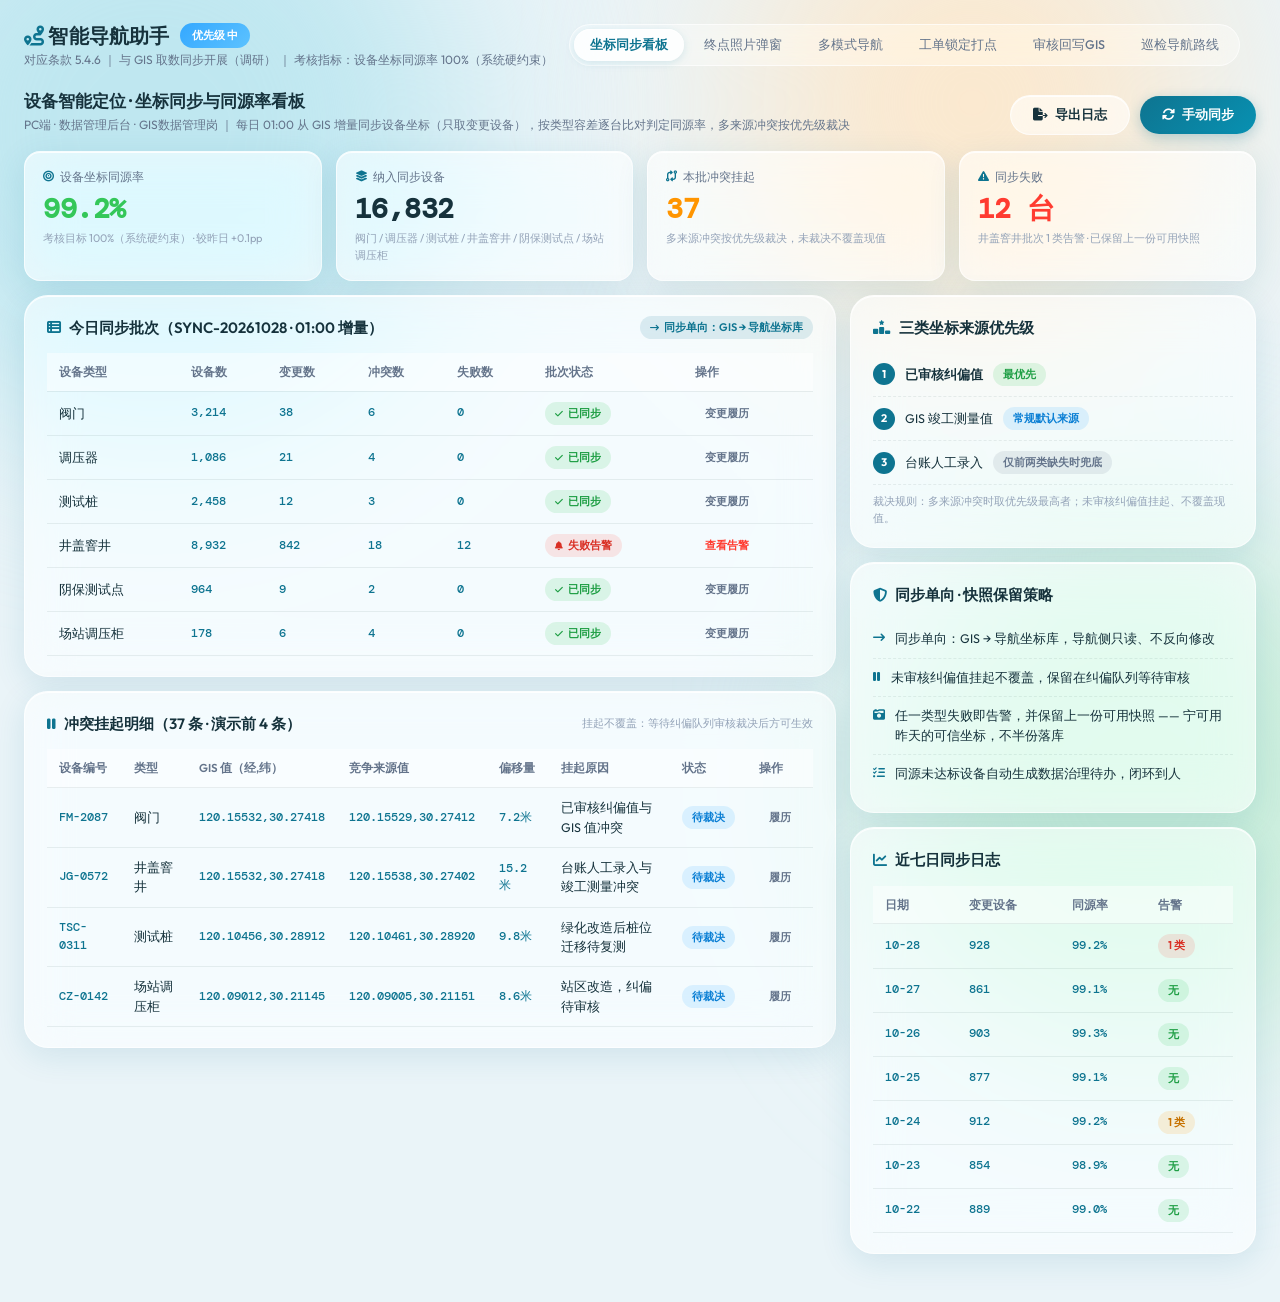
<file: modules/m08-nav.html>
<!DOCTYPE html>
<html lang="zh-CN">
<head>
<meta charset="UTF-8">
<meta name="viewport" content="width=device-width, initial-scale=1.0">
<title>M08 智能导航助手 · 杭州燃气管网运营智能体平台</title>
<link href="https://fonts.googleapis.com/css2?family=Outfit:wght@400;500;600;700&family=DM+Mono:wght@400;500&display=swap" rel="stylesheet">
<link rel="stylesheet" href="https://cdnjs.cloudflare.com/ajax/libs/font-awesome/6.5.1/css/all.min.css">
<link rel="stylesheet" href="../styles/liquid-glass.css">
<style>
/* M08 模块内辅助样式（仅布局辅助，配色全部取自设计令牌，无紫色系） */
.seg-sm .seg-item { font-size: 11px; padding: 5px 12px; }
.mode-opt { border: 1.5px solid var(--c-line); border-radius: 14px; padding: 10px 12px; background: rgba(255,255,255,.55); transition: all .2s ease; }
.mode-opt.active { border-color: rgba(14,116,144,.45); background: var(--c-primary-soft); box-shadow: 0 4px 14px rgba(14,116,144,.14); }
.mode-opt .mo-head { display: flex; align-items: center; gap: 8px; font-size: 12.5px; font-weight: 700; }
.mode-opt .mo-line { font-size: 11px; color: var(--c-text-2); margin-top: 4px; }
.mode-opt .mo-foot { display: flex; align-items: center; justify-content: space-between; margin-top: 8px; }
.photo-view { height: 150px; border-radius: 12px; border: 1px solid rgba(22,50,60,.08); background: linear-gradient(150deg,#D7E7EE 0%,#C4DCE9 55%,#BCD8C4 100%); display: flex; flex-direction: column; align-items: center; justify-content: center; gap: 6px; color: rgba(22,50,60,.45); }
.photo-view i { font-size: 28px; }
.photo-thumb { width: 64px; height: 46px; border-radius: 8px; border: 1px solid rgba(22,50,60,.08); background: linear-gradient(150deg,#D7E7EE,#BCD8C4); margin: 0 auto 6px; }
.pin-label { position: absolute; z-index: 6; font-size: 10.5px; font-weight: 600; padding: 3px 9px; border-radius: 999px; background: var(--glass-bg-strong); border: 1px solid var(--glass-border); color: var(--c-text); box-shadow: 0 2px 8px rgba(22,50,60,.10); white-space: nowrap; }
.target-item { display: flex; align-items: center; justify-content: space-between; gap: 8px; padding: 8px 10px; border-radius: 12px; border: 1px solid var(--c-line); margin-bottom: 8px; font-size: 12px; }
.target-item.current { border-color: rgba(14,116,144,.45); background: var(--c-primary-soft); }
.evi-num { width: 22px; height: 22px; border-radius: 50%; background: var(--c-primary); color: #fff; display: inline-flex; align-items: center; justify-content: center; font-size: 11px; font-weight: 700; flex-shrink: 0; }
.prio-row { display: flex; align-items: center; gap: 10px; padding: 10px 0; border-bottom: 1px dashed var(--c-line); font-size: 12.5px; }
.prio-row:last-child { border-bottom: none; }
.req-row { display: flex; align-items: center; gap: 8px; padding: 7px 0; font-size: 12.5px; flex-wrap: wrap; }
.req-row input[type=checkbox] { width: 15px; height: 15px; accent-color: var(--c-primary); }
</style>
</head>
<body>
<div class="ambient-blob"></div>
<div class="module-wrap">

  <div class="module-top">
    <div>
      <div class="flex wrap" style="gap:10px;">
        <div class="module-title"><i class="fa-solid fa-route" style="color:var(--c-primary);"></i> 智能导航助手</div>
        <span class="badge badge-mid">优先级 中</span>
      </div>
      <div class="module-sub">对应条款 5.4.6 ｜ 与 GIS 取数同步开展（调研） ｜ 考核指标：设备坐标同源率 100%（系统硬约束）</div>
    </div>
    <div class="seg">
      <button class="seg-item active" data-view="v-设备智能定位-坐标同步与同源率看板" onclick="switchView('v-设备智能定位-坐标同步与同源率看板')">坐标同步看板</button>
      <button class="seg-item" data-view="v-设备智能定位-终点历史照片弹窗" onclick="switchView('v-设备智能定位-终点历史照片弹窗')">终点照片弹窗</button>
      <button class="seg-item" data-view="v-多模式智能导航" onclick="switchView('v-多模式智能导航')">多模式导航</button>
      <button class="seg-item" data-view="v-任务联动与坐标纠偏-工单锁定与打点上报" onclick="switchView('v-任务联动与坐标纠偏-工单锁定与打点上报')">工单锁定打点</button>
      <button class="seg-item" data-view="v-任务联动与坐标纠偏-后台审核与回写GIS" onclick="switchView('v-任务联动与坐标纠偏-后台审核与回写GIS')">审核回写GIS</button>
      <button class="seg-item" data-view="v-道路管道巡检导航路线" onclick="switchView('v-道路管道巡检导航路线')">巡检导航路线</button>
    </div>
  </div>

  <!-- ======================= 页面1：坐标同步与同源率看板（PC后台） ======================= -->
  <section class="view active" id="v-设备智能定位-坐标同步与同源率看板">
    <div class="page-head">
      <div>
        <div class="page-title">设备智能定位 · 坐标同步与同源率看板</div>
        <div class="page-desc">PC端 · 数据管理后台 · GIS数据管理岗 ｜ 每日 01:00 从 GIS 增量同步设备坐标（只取变更设备），按类型容差逐台比对判定同源率，多来源冲突按优先级裁决</div>
      </div>
      <div class="flex wrap">
        <button class="btn btn-glass" onclick="showToast('已导出本次同步批次日志')"><i class="fa-solid fa-file-export"></i>导出日志</button>
        <button class="btn btn-primary" onclick="showToast('已发起手动增量同步：仅取变更设备，预计 3 分钟完成')"><i class="fa-solid fa-rotate"></i>手动同步</button>
      </div>
    </div>

    <div class="grid g-4 mb-14">
      <div class="stat-card">
        <div class="stat-label"><i class="fa-solid fa-bullseye"></i>设备坐标同源率</div>
        <div class="stat-value green">99.2%</div>
        <div class="stat-sub">考核目标 100%（系统硬约束） · 较昨日 +0.1pp</div>
      </div>
      <div class="stat-card">
        <div class="stat-label"><i class="fa-solid fa-layer-group"></i>纳入同步设备</div>
        <div class="stat-value">16,832</div>
        <div class="stat-sub">阀门 / 调压器 / 测试桩 / 井盖窨井 / 阴保测试点 / 场站调压柜</div>
      </div>
      <div class="stat-card">
        <div class="stat-label"><i class="fa-solid fa-code-compare"></i>本批冲突挂起</div>
        <div class="stat-value orange">37</div>
        <div class="stat-sub">多来源冲突按优先级裁决，未裁决不覆盖现值</div>
      </div>
      <div class="stat-card">
        <div class="stat-label"><i class="fa-solid fa-triangle-exclamation"></i>同步失败</div>
        <div class="stat-value red">12 台</div>
        <div class="stat-sub">井盖窨井批次 1 类告警 · 已保留上一份可用快照</div>
      </div>
    </div>

    <div class="grid g-main-side">
      <div style="display:flex;flex-direction:column;gap:14px;">
        <div class="glass-card">
          <div class="card-head">
            <div class="card-title"><i class="fa-solid fa-table-list"></i>今日同步批次（SYNC-20261028 · 01:00 增量）</div>
            <span class="tag tag-cyan"><i class="fa-solid fa-arrow-right-long"></i>同步单向：GIS → 导航坐标库</span>
          </div>
          <div class="table-scroll">
            <table class="glass-table">
              <thead>
                <tr><th>设备类型</th><th>设备数</th><th>变更数</th><th>冲突数</th><th>失败数</th><th>批次状态</th><th>操作</th></tr>
              </thead>
              <tbody>
                <tr><td>阀门</td><td class="mono">3,214</td><td class="mono">38</td><td class="mono">6</td><td class="mono">0</td><td><span class="tag tag-green"><i class="fa-solid fa-check"></i>已同步</span></td><td><button class="btn btn-ghost btn-xs" onclick="openModal('m-history')">变更履历</button></td></tr>
                <tr><td>调压器</td><td class="mono">1,086</td><td class="mono">21</td><td class="mono">4</td><td class="mono">0</td><td><span class="tag tag-green"><i class="fa-solid fa-check"></i>已同步</span></td><td><button class="btn btn-ghost btn-xs" onclick="openModal('m-history')">变更履历</button></td></tr>
                <tr><td>测试桩</td><td class="mono">2,458</td><td class="mono">12</td><td class="mono">3</td><td class="mono">0</td><td><span class="tag tag-green"><i class="fa-solid fa-check"></i>已同步</span></td><td><button class="btn btn-ghost btn-xs" onclick="openModal('m-history')">变更履历</button></td></tr>
                <tr><td>井盖窨井</td><td class="mono">8,932</td><td class="mono">842</td><td class="mono">18</td><td class="mono">12</td><td><span class="tag tag-red"><i class="fa-solid fa-bell"></i>失败告警</span></td><td><button class="btn btn-ghost btn-xs" style="color:var(--c-danger);" onclick="openModal('m-sync-alert')">查看告警</button></td></tr>
                <tr><td>阴保测试点</td><td class="mono">964</td><td class="mono">9</td><td class="mono">2</td><td class="mono">0</td><td><span class="tag tag-green"><i class="fa-solid fa-check"></i>已同步</span></td><td><button class="btn btn-ghost btn-xs" onclick="openModal('m-history')">变更履历</button></td></tr>
                <tr><td>场站调压柜</td><td class="mono">178</td><td class="mono">6</td><td class="mono">4</td><td class="mono">0</td><td><span class="tag tag-green"><i class="fa-solid fa-check"></i>已同步</span></td><td><button class="btn btn-ghost btn-xs" onclick="openModal('m-history')">变更履历</button></td></tr>
              </tbody>
            </table>
          </div>
        </div>

        <div class="glass-card">
          <div class="card-head">
            <div class="card-title"><i class="fa-solid fa-pause"></i>冲突挂起明细（37 条 · 演示前 4 条）</div>
            <span class="tiny">挂起不覆盖：等待纠偏队列审核裁决后方可生效</span>
          </div>
          <div class="table-scroll">
            <table class="glass-table">
              <thead>
                <tr><th>设备编号</th><th>类型</th><th>GIS 值（经,纬）</th><th>竞争来源值</th><th>偏移量</th><th>挂起原因</th><th>状态</th><th>操作</th></tr>
              </thead>
              <tbody>
                <tr><td class="mono">FM-2087</td><td>阀门</td><td class="mono">120.15532,30.27418</td><td class="mono">120.15529,30.27412</td><td class="mono">7.2米</td><td>已审核纠偏值与 GIS 值冲突</td><td><span class="tag tag-blue">待裁决</span></td><td><button class="btn btn-ghost btn-xs" onclick="openModal('m-history')">履历</button></td></tr>
                <tr><td class="mono">JG-0572</td><td>井盖窨井</td><td class="mono">120.15532,30.27418</td><td class="mono">120.15538,30.27402</td><td class="mono">15.2米</td><td>台账人工录入与竣工测量冲突</td><td><span class="tag tag-blue">待裁决</span></td><td><button class="btn btn-ghost btn-xs" onclick="openModal('m-history')">履历</button></td></tr>
                <tr><td class="mono">TSC-0311</td><td>测试桩</td><td class="mono">120.10456,30.28912</td><td class="mono">120.10461,30.28920</td><td class="mono">9.8米</td><td>绿化改造后桩位迁移待复测</td><td><span class="tag tag-blue">待裁决</span></td><td><button class="btn btn-ghost btn-xs" onclick="openModal('m-history')">履历</button></td></tr>
                <tr><td class="mono">CZ-0142</td><td>场站调压柜</td><td class="mono">120.09012,30.21145</td><td class="mono">120.09005,30.21151</td><td class="mono">8.6米</td><td>站区改造，纠偏待审核</td><td><span class="tag tag-blue">待裁决</span></td><td><button class="btn btn-ghost btn-xs" onclick="openModal('m-history')">履历</button></td></tr>
              </tbody>
            </table>
          </div>
        </div>
      </div>

      <div style="display:flex;flex-direction:column;gap:14px;">
        <div class="glass-card">
          <div class="card-head">
            <div class="card-title"><i class="fa-solid fa-ranking-star"></i>三类坐标来源优先级</div>
          </div>
          <div class="prio-row"><span class="evi-num">1</span><b>已审核纠偏值</b><span class="tag tag-green">最优先</span></div>
          <div class="prio-row"><span class="evi-num">2</span><span>GIS 竣工测量值</span><span class="tag tag-blue">常规默认来源</span></div>
          <div class="prio-row"><span class="evi-num">3</span><span>台账人工录入</span><span class="tag tag-gray">仅前两类缺失时兜底</span></div>
          <div class="tiny mt-8">裁决规则：多来源冲突时取优先级最高者；未审核纠偏值挂起、不覆盖现值。</div>
        </div>

        <div class="glass-card">
          <div class="card-head">
            <div class="card-title"><i class="fa-solid fa-shield-halved"></i>同步单向 · 快照保留策略</div>
          </div>
          <ul class="icon-list">
            <li><i class="fa-solid fa-arrow-right-long"></i>同步单向：GIS → 导航坐标库，导航侧只读、不反向修改</li>
            <li><i class="fa-solid fa-pause"></i>未审核纠偏值挂起不覆盖，保留在纠偏队列等待审核</li>
            <li><i class="fa-solid fa-camera-retro"></i>任一类型失败即告警，并保留上一份可用快照 —— 宁可用昨天的可信坐标，不半份落库</li>
            <li><i class="fa-solid fa-list-check"></i>同源未达标设备自动生成数据治理待办，闭环到人</li>
          </ul>
        </div>

        <div class="glass-card">
          <div class="card-head">
            <div class="card-title"><i class="fa-solid fa-chart-line"></i>近七日同步日志</div>
          </div>
          <table class="glass-table">
            <thead><tr><th>日期</th><th>变更设备</th><th>同源率</th><th>告警</th></tr></thead>
            <tbody>
              <tr><td class="mono">10-28</td><td class="mono">928</td><td class="mono">99.2%</td><td><span class="tag tag-red">1 类</span></td></tr>
              <tr><td class="mono">10-27</td><td class="mono">861</td><td class="mono">99.1%</td><td><span class="tag tag-green">无</span></td></tr>
              <tr><td class="mono">10-26</td><td class="mono">903</td><td class="mono">99.3%</td><td><span class="tag tag-green">无</span></td></tr>
              <tr><td class="mono">10-25</td><td class="mono">877</td><td class="mono">99.1%</td><td><span class="tag tag-green">无</span></td></tr>
              <tr><td class="mono">10-24</td><td class="mono">912</td><td class="mono">99.2%</td><td><span class="tag tag-orange">1 类</span></td></tr>
              <tr><td class="mono">10-23</td><td class="mono">854</td><td class="mono">98.9%</td><td><span class="tag tag-green">无</span></td></tr>
              <tr><td class="mono">10-22</td><td class="mono">889</td><td class="mono">99.0%</td><td><span class="tag tag-green">无</span></td></tr>
            </tbody>
          </table>
        </div>
      </div>
    </div>

    <!-- 弹窗：设备坐标变更履历 -->
    <div class="modal-mask" id="m-history" onclick="if(event.target===this)closeModal('m-history')">
      <div class="glass-modal wide">
        <div class="modal-head">
          <div class="modal-title"><i class="fa-solid fa-clock-rotate-left"></i>设备坐标变更履历 · FM-2087（阀门 · 文一西路）</div>
          <button class="modal-close" onclick="closeModal('m-history')"><i class="fa-solid fa-xmark"></i></button>
        </div>
        <div class="modal-body">
          <table class="glass-table">
            <thead><tr><th>时点</th><th>来源</th><th>坐标（经,纬）</th><th>偏移量</th><th>操作人</th></tr></thead>
            <tbody>
              <tr><td class="mono">2026-10-21 14:36</td><td><span class="tag tag-green">已审核纠偏值</span></td><td class="mono">120.15529,30.27412</td><td class="mono">+7.2米</td><td>GIS审核岗 陈*芳</td></tr>
              <tr><td class="mono">2026-06-15 02:00</td><td><span class="tag tag-blue">GIS竣工测量值</span></td><td class="mono">120.15532,30.27418</td><td class="mono">—</td><td>系统 · SYNC-20260615</td></tr>
              <tr><td class="mono">2025-11-02 10:12</td><td><span class="tag tag-gray">台账人工录入</span></td><td class="mono">120.15528,30.27405</td><td class="mono">—</td><td>李*明</td></tr>
            </tbody>
          </table>
          <div class="alert-strip cyan mt-14" style="margin-bottom:0;"><i class="fa-solid fa-circle-info"></i>未审核纠偏值挂起不覆盖现值，进入后台审核队列裁决后方可生效。</div>
        </div>
        <div class="modal-foot">
          <button class="btn btn-glass" onclick="closeModal('m-history')">关闭</button>
          <button class="btn btn-primary" onclick="closeModal('m-history');showToast('已发起该设备的坐标同源复核')">发起同源复核</button>
        </div>
      </div>
    </div>

    <!-- 弹窗：同步失败告警（阻断式） -->
    <div class="modal-mask" id="m-sync-alert" onclick="if(event.target===this)closeModal('m-sync-alert')">
      <div class="glass-modal blocking">
        <div class="blocking-strip"><i class="fa-solid fa-triangle-exclamation"></i>同步失败告警 · 井盖窨井批次（失败 12 台）</div>
        <div class="modal-body">
          <dl class="kv">
            <dt>告警时间</dt><dd class="mono">2026-10-28 01:04</dd>
            <dt>失败原因</dt><dd>GIS 接口超时：8,932 台中 12 台坐标未返回</dd>
            <dt>影响范围</dt><dd>导航坐标库仍使用上一份可用快照（2026-10-27 批次）</dd>
          </dl>
          <div class="alert-strip orange mt-14" style="margin-bottom:0;"><i class="fa-solid fa-camera-retro"></i>处置策略：保留上一份可用快照 —— 宁可用昨天的可信坐标，不半份落库。</div>
        </div>
        <div class="modal-foot">
          <button class="btn btn-glass" onclick="closeModal('m-sync-alert')">我知道了</button>
          <button class="btn btn-danger" onclick="closeModal('m-sync-alert');showToast('已生成数据治理待办并推送 GIS 数据管理岗 王*敏')">生成数据治理待办</button>
        </div>
      </div>
    </div>
  </section>

  <!-- ======================= 页面2：终点历史照片弹窗（外勤APP） ======================= -->
  <section class="view" id="v-设备智能定位-终点历史照片弹窗">
    <div class="page-head">
      <div>
        <div class="page-title">设备智能定位 · 终点历史照片弹窗</div>
        <div class="page-desc">外勤APP · 现场作业人员 ｜ 导航进入终点半径自动弹窗展示设备历史照片，作为到场确认的视觉辅助</div>
      </div>
    </div>

    <div class="alert-strip cyan"><i class="fa-solid fa-circle-info"></i><b>调研口径：</b>现状设备照片只能放应用内地图、到场后人工翻查对位 → 目标：进入终点半径自动弹出最近一次有效影像，先认设备、再作业。</div>

    <div class="grid g-pc-phone">
      <div style="display:flex;flex-direction:column;gap:14px;">
        <div class="glass-card">
          <div class="card-head">
            <div class="card-title"><i class="fa-solid fa-bell"></i>触发与翻阅规则</div>
          </div>
          <ul class="icon-list">
            <li><i class="fa-solid fa-location-crosshairs"></i>进入终点半径自动触发，导航过程中也可手动调阅</li>
            <li><i class="fa-solid fa-draw-polygon"></i>终点半径阈值按设备类型：井盖类 30 米 / 立柱类 50 米 / 场站柜体类 80 米</li>
            <li><i class="fa-solid fa-image"></i>照片按设备编号关联影像库（巡检与稽核回传影像），默认展示最近一次有效影像</li>
            <li><i class="fa-solid fa-left-right"></i>可左右翻阅近三次影像，确认设备外观无异常变化</li>
            <li><i class="fa-solid fa-file-lines"></i>照片调阅记录随工单留存，可追溯「看过哪张、何时看的」</li>
          </ul>
        </div>

        <div class="glass-card">
          <div class="card-head">
            <div class="card-title"><i class="fa-solid fa-clipboard-check"></i>有效影像三校验（全过才算有效）</div>
          </div>
          <div class="grid g-3">
            <div class="stat-card soft">
              <div class="stat-label"><i class="fa-solid fa-expand"></i>分辨率校验</div>
              <div class="flex mt-8"><span class="tag tag-green"><i class="fa-solid fa-check"></i>通过</span><span class="tiny">≥ 1080p 可辨识</span></div>
            </div>
            <div class="stat-card soft">
              <div class="stat-label"><i class="fa-solid fa-clock"></i>拍摄时间校验</div>
              <div class="flex mt-8"><span class="tag tag-green"><i class="fa-solid fa-check"></i>通过</span><span class="tiny">水印时间与回传一致</span></div>
            </div>
            <div class="stat-card soft">
              <div class="stat-label"><i class="fa-solid fa-barcode"></i>编号标注校验</div>
              <div class="flex mt-8"><span class="tag tag-green"><i class="fa-solid fa-check"></i>通过</span><span class="tiny">照片标注与设备一致</span></div>
            </div>
          </div>
        </div>

        <div class="glass-card">
          <div class="card-head">
            <div class="card-title"><i class="fa-solid fa-circle-exclamation"></i>无有效影像 · 降级为属性卡</div>
          </div>
          <ul class="icon-list">
            <li><i class="fa-solid fa-right-left"></i>近三次影像均未通过三校验时，自动降级展示设备属性卡（编号 / 类型 / 口径 / 地址）</li>
            <li><i class="fa-solid fa-triangle-exclamation"></i>降级时明确提示「暂无有效影像」，属性卡同样支持到场确认，不阻断作业流程</li>
          </ul>
          <button class="btn btn-accent mt-8" onclick="togglePhotoFallback()"><i class="fa-solid fa-right-left"></i>切换「暂无有效影像」降级演示</button>
        </div>
      </div>

      <div class="phone-frame">
        <div class="phone-screen">
          <div class="phone-notch"></div>
          <div class="phone-statusbar"><span>09:41</span><span><i class="fa-solid fa-signal"></i> <i class="fa-solid fa-wifi"></i> <i class="fa-solid fa-battery-three-quarters"></i></span></div>
          <div class="phone-body">
            <div class="flex-between mb-8">
              <span class="tag tag-cyan"><i class="fa-solid fa-location-dot"></i>导航中 · 工单 GD-2026-1021</span>
              <span class="tiny mono">剩余 42 米</span>
            </div>
            <div class="map-canvas" style="min-height:170px;">
              <svg viewBox="0 0 330 170" style="position:absolute;inset:0;width:100%;height:100%;">
                <path class="pipe" d="M10 150 C 90 140, 150 70, 322 44" stroke="#0E7490" stroke-width="5"></path>
                <path class="pipe" d="M10 150 C 90 140, 150 70, 300 52" stroke="#FF9F0A" stroke-width="3"></path>
              </svg>
              <div class="map-pin" style="left:calc(97% - 11px);top:calc(26% - 11px);background:var(--c-accent);"><i class="fa-solid fa-flag"></i></div>
              <div style="position:absolute;left:calc(97% - 44px);top:calc(26% - 44px);width:88px;height:88px;border:2px dashed rgba(255,159,10,.7);border-radius:50%;"></div>
              <div class="map-pin" style="left:4%;top:78%;background:var(--c-primary);"><i class="fa-solid fa-person-walking"></i></div>
              <div class="pin-label" style="right:10px;top:8px;">终点半径 30 米（井盖类）</div>
              <div class="map-legend" style="font-size:10px;"><span><span class="sw" style="background:#0E7490;"></span>管线</span><span><span class="sw" style="background:#FF9F0A;"></span>步行接驳</span></div>
            </div>
            <div class="alert-strip blue mt-8" style="margin-bottom:10px;"><i class="fa-solid fa-bell"></i>已进入井盖类 30 米终点半径，自动弹出历史照片</div>

            <div id="photoCard" class="glass-card strong" style="padding:14px;">
              <div class="flex-between mb-8">
                <b style="font-size:13px;"><i class="fa-solid fa-image" style="color:var(--c-primary);"></i> 最近一次有效影像</b>
                <span class="tag tag-green"><i class="fa-solid fa-check"></i>三校验通过</span>
              </div>
              <div class="photo-view"><i class="fa-solid fa-camera-retro"></i><span class="tiny">JG-0572 · 文一西路与紫金港路口 · 井盖（东）</span></div>
              <dl class="kv mt-8">
                <dt>设备编号</dt><dd class="mono">JG-0572</dd>
                <dt>拍摄时间</dt><dd class="mono">2026-10-21 14:32</dd>
                <dt>拍摄方位</dt><dd>东侧路面 · 路缘石旁</dd>
                <dt>影像来源</dt><dd>巡检回传 · QX-0126 李*明</dd>
              </dl>
              <div class="flex mt-8" style="justify-content:space-between;">
                <button class="btn btn-glass btn-sm" onclick="showToast('已翻到上一次有效影像（近三次可翻阅）')"><i class="fa-solid fa-chevron-left"></i>上一次</button>
                <button class="btn btn-glass btn-sm" onclick="openModal('m-photo-big')"><i class="fa-solid fa-expand"></i>查看大图</button>
                <button class="btn btn-glass btn-sm" onclick="showToast('已翻到下一次有效影像（共三次）')">下一次<i class="fa-solid fa-chevron-right"></i></button>
              </div>
            </div>

            <div id="propCard" class="glass-card strong" style="padding:14px;display:none;">
              <div class="flex-between mb-8">
                <b style="font-size:13px;"><i class="fa-solid fa-circle-info" style="color:var(--c-warn);"></i> 暂无有效影像 · 已降级为属性卡</b>
              </div>
              <div class="alert-strip orange" style="margin-bottom:10px;"><i class="fa-solid fa-triangle-exclamation"></i>该设备近三次影像均未通过三校验，请到场后按属性卡确认位置</div>
              <dl class="kv">
                <dt>设备编号</dt><dd class="mono">JG-0572</dd>
                <dt>类型</dt><dd>井盖窨井 · DN200</dd>
                <dt>地址</dt><dd>文一西路与紫金港路口东北侧</dd>
                <dt>最近巡检</dt><dd class="mono">2026-10-21 · 李*明</dd>
              </dl>
              <button class="btn btn-primary btn-sm mt-8" onclick="showToast('已确认到场，继续作业流程')"><i class="fa-solid fa-check"></i>确认到场</button>
            </div>
          </div>
          <div class="phone-tabbar">
            <div class="phone-tab" onclick="showToast('演示：切换到首页')"><i class="fa-solid fa-house"></i>首页</div>
            <div class="phone-tab active" onclick="showToast('演示：当前在工单页')"><i class="fa-solid fa-clipboard-list"></i>工单</div>
            <div class="phone-tab" onclick="showToast('演示：切换到导航页')"><i class="fa-solid fa-route"></i>导航</div>
            <div class="phone-tab" onclick="showToast('演示：切换到我的')"><i class="fa-solid fa-user"></i>我的</div>
          </div>
        </div>
      </div>
    </div>

    <!-- 弹窗：历史影像大图 -->
    <div class="modal-mask" id="m-photo-big" onclick="if(event.target===this)closeModal('m-photo-big')">
      <div class="glass-modal">
        <div class="modal-head">
          <div class="modal-title"><i class="fa-solid fa-image"></i>历史影像大图 · JG-0572</div>
          <button class="modal-close" onclick="closeModal('m-photo-big')"><i class="fa-solid fa-xmark"></i></button>
        </div>
        <div class="modal-body">
          <div class="photo-view" style="height:220px;"><i class="fa-solid fa-camera-retro"></i><span class="tiny">文一西路与紫金港路口 · 井盖（东）· 影像原图</span></div>
          <div class="grid g-3 mt-14">
            <div style="text-align:center;"><div class="photo-thumb"></div><span class="tag tag-green"><i class="fa-solid fa-check"></i>最近一次 · 有效</span></div>
            <div style="text-align:center;"><div class="photo-thumb"></div><span class="tag tag-green"><i class="fa-solid fa-check"></i>第二次 · 有效</span></div>
            <div style="text-align:center;"><div class="photo-thumb"></div><span class="tag tag-red"><i class="fa-solid fa-xmark"></i>编号标注缺失 · 无效</span></div>
          </div>
          <dl class="kv mt-14">
            <dt>拍摄时间</dt><dd class="mono">2026-10-21 14:32</dd>
            <dt>分辨率</dt><dd class="mono">4096 × 3072 · 校验通过</dd>
            <dt>影像来源</dt><dd>巡检回传 · QX-0126 李*明</dd>
            <dt>调阅记录</dt><dd>已随工单 GD-2026-1021 留存</dd>
          </dl>
        </div>
        <div class="modal-foot">
          <button class="btn btn-glass" onclick="closeModal('m-photo-big')">关闭</button>
          <button class="btn btn-primary" onclick="closeModal('m-photo-big');showToast('已确认按该影像到场，调阅记录随工单留存')">按此影像确认到场</button>
        </div>
      </div>
    </div>
  </section>

  <!-- ======================= 页面3：多模式智能导航（外勤APP） ======================= -->
  <section class="view" id="v-多模式智能导航">
    <div class="page-head">
      <div>
        <div class="page-title">多模式智能导航</div>
        <div class="page-desc">外勤APP · 巡检 / 抢修 / 调压维护人员 ｜ 汽车 / 电瓶车 / 步行三模式独立算路、并行比选，六类节点全程语音播报，偏航重算与离线包弱网降级</div>
      </div>
    </div>

    <div class="alert-strip cyan"><i class="fa-solid fa-circle-info"></i><b>调研口径：</b>现状为点到点跳转百度 / 高德，无法按出行方式选择路线 → 目标：三模式并行算路并列展示，比选后一键出发，终点为设备点位本身 + 最后一段步行接驳。</div>

    <div class="grid g-pc-phone">
      <div style="display:flex;flex-direction:column;gap:14px;">
        <div class="glass-card">
          <div class="card-head">
            <div class="card-title"><i class="fa-solid fa-volume-high"></i>六类语音播报节点</div>
            <span class="tiny">转向播报按当前速度动态提前</span>
          </div>
          <ul class="icon-list">
            <li><i class="fa-solid fa-play"></i><b>起步</b>：播报目的地、选定模式与预计用时</li>
            <li><i class="fa-solid fa-turn-up"></i><b>转向</b>：转向前 300 米预告 + 50 米提醒（按当前速度动态提前）</li>
            <li><i class="fa-solid fa-gauge-high"></i><b>限速变更</b>：路段限速变化即时提示</li>
            <li><i class="fa-solid fa-rotate-left"></i><b>偏航</b>：即时播报并重算（优先本地缓存）</li>
            <li><i class="fa-solid fa-flag-checkered"></i><b>进入终点</b>：进入终点半径播报，联动历史照片弹窗</li>
            <li><i class="fa-solid fa-location-check"></i><b>到达</b>：切设备确认页（定位偏差 + 历史照片 + 作业入口）</li>
          </ul>
        </div>

        <div class="glass-card">
          <div class="card-head">
            <div class="card-title"><i class="fa-solid fa-wifi"></i>离线包与弱网降级</div>
            <button class="btn btn-glass btn-sm" onclick="openModal('m-offline')"><i class="fa-solid fa-tower-broadcast"></i>模拟弱网降级提示</button>
          </div>
          <ul class="icon-list">
            <li><i class="fa-solid fa-box-archive"></i>离线包按运行站辖区下发、按周更新，覆盖辖区路网与设备点位</li>
            <li><i class="fa-solid fa-arrow-down-short-wide"></i>弱网自动切换离线包，并逐项告知可用范围（路况修正、影像原图不可用）</li>
            <li><i class="fa-solid fa-route"></i>偏航重算优先本地缓存，隧道 / 高架下不丢导航</li>
            <li><i class="fa-solid fa-clock-rotate-left"></i>到达后回传预计与实际用时，持续修正算路模型</li>
          </ul>
        </div>

        <div class="glass-card">
          <div class="card-head">
            <div class="card-title"><i class="fa-solid fa-user-gear"></i>模式预选与到达闭环</div>
          </div>
          <ul class="icon-list">
            <li><i class="fa-solid fa-clipboard-list"></i>打开工单时按工单类型与人员出行方式档案预选默认模式</li>
            <li><i class="fa-solid fa-shoe-prints"></i>终点为设备点位本身，最后一段步行接驳自动加入路线</li>
            <li><i class="fa-solid fa-flag-checkered"></i>到达后切设备确认页：定位偏差提示 + 历史照片 + 作业入口</li>
          </ul>
        </div>
      </div>

      <div class="phone-frame">
        <div class="phone-screen">
          <div class="phone-notch"></div>
          <div class="phone-statusbar"><span>09:41</span><span><i class="fa-solid fa-signal"></i> <i class="fa-solid fa-wifi"></i> <i class="fa-solid fa-battery-three-quarters"></i></span></div>
          <div class="phone-body">
            <div class="flex-between mb-8">
              <span class="tag tag-cyan"><i class="fa-solid fa-clipboard-list"></i>GD-2026-1021 · 调压维护</span>
              <span class="tiny">目标 TY-1132</span>
            </div>
            <div class="seg seg-sm mb-8" id="navModeSeg">
              <button class="seg-item active" onclick="switchNavMode(this,'car')"><i class="fa-solid fa-car"></i> 汽车</button>
              <button class="seg-item" onclick="switchNavMode(this,'moto')"><i class="fa-solid fa-motorcycle"></i> 电瓶车</button>
              <button class="seg-item" onclick="switchNavMode(this,'walk')"><i class="fa-solid fa-person-walking"></i> 步行</button>
            </div>

            <div class="mode-opt active mb-8" data-mode="car">
              <div class="mo-head"><i class="fa-solid fa-car" style="color:var(--c-info);"></i>汽车 <span class="tag tag-green"><i class="fa-solid fa-wand-magic-sparkles"></i>档案预选</span></div>
              <div class="mo-line">里程 8.6 km · 预计 22 分钟</div>
              <div class="mo-line">通行限制：避开限行路段与单行线</div>
              <div class="mo-foot"><span class="tiny">沿文一西路 → 筒桥路</span><button class="btn btn-primary btn-sm" onclick="showToast('已按汽车模式发起导航，预计 22 分钟到达')">选择出发</button></div>
            </div>
            <div class="mode-opt mb-8" data-mode="moto">
              <div class="mo-head"><i class="fa-solid fa-motorcycle" style="color:var(--c-primary);"></i>电瓶车</div>
              <div class="mo-line">里程 6.4 km · 预计 27 分钟</div>
              <div class="mo-line">通行限制：走非机动车道，禁高架与隧道</div>
              <div class="mo-foot"><span class="tiny">沿余杭塘河绿道辅路</span><button class="btn btn-glass btn-sm" onclick="showToast('已按电瓶车模式发起导航，预计 27 分钟到达')">选择出发</button></div>
            </div>
            <div class="mode-opt mb-8" data-mode="walk">
              <div class="mo-head"><i class="fa-solid fa-person-walking" style="color:var(--c-ok);"></i>步行</div>
              <div class="mo-line">里程 2.8 km · 预计 52 分钟</div>
              <div class="mo-line">通行限制：可穿小区绿道，禁快速路</div>
              <div class="mo-foot"><span class="tiny">距目标较近时推荐</span><button class="btn btn-glass btn-sm" onclick="showToast('已按步行模式发起导航，预计 52 分钟到达')">选择出发</button></div>
            </div>

            <div class="map-canvas" style="min-height:150px;">
              <svg viewBox="0 0 330 170" style="position:absolute;inset:0;width:100%;height:100%;">
                <path class="pipe" d="M12 140 L 120 140 L 200 84 L 318 40" stroke="#0E7490" stroke-width="5"></path>
                <path class="pipe" d="M12 140 C 110 150, 210 120, 316 52" stroke="#34A8FF" stroke-width="3"></path>
                <path class="pipe" d="M12 140 L 150 108 L 240 70 L 316 52" stroke="#0891B2" stroke-width="3" stroke-dasharray="10 7"></path>
                <path class="pipe" d="M12 140 C 80 90, 170 60, 300 46" stroke="#34C759" stroke-width="3" stroke-dasharray="3 6"></path>
              </svg>
              <div class="map-pin" style="left:calc(94% - 11px);top:calc(26% - 11px);background:var(--c-accent);"><i class="fa-solid fa-flag"></i></div>
              <div class="map-legend" style="font-size:9.5px;"><span><span class="sw" style="background:#34A8FF;"></span>汽车</span><span><span class="sw" style="background:#0891B2;"></span>电瓶车</span><span><span class="sw" style="background:#34C759;"></span>步行</span><span><span class="sw" style="background:#0E7490;"></span>管线</span></div>
            </div>
            <div class="alert-strip blue mt-8" style="margin-bottom:0;"><i class="fa-solid fa-shoe-prints"></i>终点为设备点位本身 · 最后 120 米步行接驳</div>
          </div>
          <div class="phone-tabbar">
            <div class="phone-tab" onclick="showToast('演示：切换到首页')"><i class="fa-solid fa-house"></i>首页</div>
            <div class="phone-tab" onclick="showToast('演示：切换到工单页')"><i class="fa-solid fa-clipboard-list"></i>工单</div>
            <div class="phone-tab active" onclick="showToast('演示：当前在导航页')"><i class="fa-solid fa-route"></i>导航</div>
            <div class="phone-tab" onclick="showToast('演示：切换到我的')"><i class="fa-solid fa-user"></i>我的</div>
          </div>
        </div>
      </div>
    </div>

    <!-- 弹窗：弱网降级提示 -->
    <div class="modal-mask" id="m-offline" onclick="if(event.target===this)closeModal('m-offline')">
      <div class="glass-modal">
        <div class="modal-head">
          <div class="modal-title"><i class="fa-solid fa-wifi" style="color:var(--c-warn);"></i>弱网降级 · 已自动切换离线包</div>
          <button class="modal-close" onclick="closeModal('m-offline')"><i class="fa-solid fa-xmark"></i></button>
        </div>
        <div class="modal-body">
          <dl class="kv">
            <dt>离线包</dt><dd>城西所辖区 · 本周一 06:00 更新</dd>
            <dt>触发条件</dt><dd>弱网 / 无网环境自动切换，无需人工操作</dd>
          </dl>
          <div class="alert-strip cyan mt-14" style="margin-bottom:10px;"><i class="fa-solid fa-circle-check"></i>仍可用：基础算路、转向语音播报、离线包内管线与设备点位、偏航重算（本地缓存优先）</div>
          <div class="alert-strip orange" style="margin-bottom:0;"><i class="fa-solid fa-circle-exclamation"></i>暂不可用：实时路况修正、影像原图调阅（可查看缩略图）；恢复网络后自动回传轨迹与用时</div>
        </div>
        <div class="modal-foot">
          <button class="btn btn-primary" onclick="closeModal('m-offline')">我知道了</button>
        </div>
      </div>
    </div>
  </section>

  <!-- ======================= 页面4：工单锁定与打点上报（外勤APP） ======================= -->
  <section class="view" id="v-任务联动与坐标纠偏-工单锁定与打点上报">
    <div class="page-head">
      <div>
        <div class="page-title">任务联动与坐标纠偏 · 工单锁定与打点上报</div>
        <div class="page-desc">外勤APP · 现场作业人员 ｜ 打开工单自动锁定导航目标免手动输入；现场长按打点上报坐标修正（三要素缺一不可）</div>
      </div>
    </div>

    <div class="grid g-pc-phone">
      <div style="display:flex;flex-direction:column;gap:14px;">
        <div class="glass-card">
          <div class="card-head">
            <div class="card-title"><i class="fa-solid fa-lock"></i>目标锁定规则</div>
          </div>
          <ul class="icon-list">
            <li><i class="fa-solid fa-link"></i>打开工单自动锁定导航目标，免手动输入</li>
            <li><i class="fa-solid fa-ban"></i>目标锁定后导航侧不可改，改动须回工单侧 —— 保证「到场记录」与工单同对象</li>
            <li><i class="fa-solid fa-shuffle"></i>多目标按排班点位顺序或路网就近串联，完成一个自动切换下一个</li>
            <li><i class="fa-solid fa-ruler"></i>偏差在设备类型容差内提示「无需纠偏」，避免无效上报</li>
            <li><i class="fa-solid fa-cloud-arrow-up"></i>断网本地暂存，恢复后自动补传，不丢打点</li>
          </ul>
        </div>

        <div class="glass-card">
          <div class="card-head">
            <div class="card-title"><i class="fa-solid fa-toolbox"></i>三类异常处置</div>
          </div>
          <ul class="icon-list">
            <li><i class="fa-solid fa-tag"></i><b>未关联设备</b> → 引导补录设备编号后再导航</li>
            <li><i class="fa-solid fa-map-pin"></i><b>坐标缺失</b> → 按地址粗导航到场，现场打点补全坐标</li>
            <li><i class="fa-solid fa-triangle-exclamation"></i><b>冲突挂起</b> → 照常导航，终点提示「坐标存在冲突挂起，请现场核偏」</li>
          </ul>
        </div>

        <div class="glass-card">
          <div class="card-head">
            <div class="card-title"><i class="fa-solid fa-file-circle-check"></i>上报去向</div>
          </div>
          <ul class="icon-list">
            <li><i class="fa-solid fa-stamp"></i>提交即进入后台纠偏审核队列，返回纠偏单号后可继续作业</li>
            <li><i class="fa-solid fa-user-shield"></i>现场无权直接修改 GIS 坐标 —— 入口近、把关严</li>
          </ul>
        </div>
      </div>

      <div class="phone-frame">
        <div class="phone-screen">
          <div class="phone-notch"></div>
          <div class="phone-statusbar"><span>09:41</span><span><i class="fa-solid fa-signal"></i> <i class="fa-solid fa-wifi"></i> <i class="fa-solid fa-battery-three-quarters"></i></span></div>
          <div class="phone-body">
            <div class="flex-between mb-8">
              <span class="tag tag-cyan"><i class="fa-solid fa-clipboard-list"></i>GD-2026-1033 · 计量异常核查</span>
              <span class="tiny">3 个目标</span>
            </div>

            <div class="glass-card" style="padding:12px;">
              <div class="flex-between mb-8"><b style="font-size:12.5px;"><i class="fa-solid fa-lock" style="color:var(--c-primary);"></i>工单锁定目标</b><span class="tag tag-green"><i class="fa-solid fa-check"></i>已锁定</span></div>
              <div class="target-item current">
                <span><i class="fa-solid fa-location-dot" style="color:var(--c-primary);"></i> TY-1132 调压器（筒桥路）</span>
                <span class="flex" style="gap:6px;"><span class="tag tag-blue">当前目标</span><span class="tiny mono">320 米</span></span>
              </div>
              <div class="target-item">
                <span><i class="fa-solid fa-location-dot" style="color:var(--c-text-3);"></i> FM-2087 阀门（文一西路）</span>
                <span class="tiny">待前往</span>
              </div>
              <div class="target-item">
                <span><i class="fa-solid fa-location-dot" style="color:var(--c-text-3);"></i> JG-0572 井盖窨井（紫金港路）</span>
                <span class="tiny">待前往</span>
              </div>
              <div class="tiny">完成一个自动切换下一个；导航侧不可改目标，改动须回工单侧。</div>
            </div>

            <div class="glass-card strong mt-8" style="padding:14px;">
              <div class="flex-between mb-8">
                <b style="font-size:13px;"><i class="fa-solid fa-crosshairs" style="color:var(--c-primary);"></i> 长按打点 · 坐标纠偏上报</b>
                <span class="tag tag-orange">现场打点演示</span>
              </div>
              <button class="btn btn-glass btn-sm mb-8" onclick="showToast('已长按打点：连续采样 10 秒取中位数完成')"><i class="fa-solid fa-hand-pointer"></i>长按打点（演示）</button>

              <dl class="kv">
                <dt>实测坐标</dt><dd class="mono">120.15529, 30.27412</dd>
                <dt>采样方式</dt><dd>连续采样 10 秒 · 中位数 · 精度 ±0.8m</dd>
                <dt>偏差距离</dt><dd><span class="mono">7.8 米</span> <span class="tag tag-orange">超出井盖类容差 5 米</span></dd>
              </dl>

              <hr class="divider">
              <div class="tiny mb-8">三要素缺一不可 —— 缺项时提交按钮不可用并逐项标缺：</div>
              <div class="req-row">
                <input type="checkbox" id="reqCoord" checked onchange="refreshSubmit()">
                <span>实测坐标（10 秒中位数采样）</span>
                <span class="tag tag-red" id="lackCoord" style="display:none;"><i class="fa-solid fa-xmark"></i>缺</span>
              </div>
              <div class="req-row">
                <input type="checkbox" id="reqPhoto" onchange="refreshSubmit()">
                <span>带时间位置水印的现场照片</span>
                <span class="tag tag-red" id="lackPhoto" style="display:inline-flex;"><i class="fa-solid fa-xmark"></i>缺</span>
              </div>
              <div class="req-row">
                <input type="checkbox" id="reqNote" onchange="refreshSubmit()">
                <span>偏差说明</span>
                <span class="tag tag-red" id="lackNote" style="display:inline-flex;"><i class="fa-solid fa-xmark"></i>缺</span>
              </div>

              <div class="photo-view" style="height:80px;margin-top:6px;"><i class="fa-solid fa-camera-retro"></i><span class="tiny">需含时间 + 位置水印的现场照片</span></div>
              <textarea class="form-textarea mt-8" rows="2" placeholder="偏差说明：如井盖随非机动车道改造整体东移，现场路面标线可佐证" oninput="document.getElementById('reqNote').checked=this.value.trim().length>0;refreshSubmit();"></textarea>

              <button class="btn btn-primary mt-8" id="btnSubmit" disabled onclick="submitReport()" style="width:100%;justify-content:center;"><i class="fa-solid fa-paper-plane"></i>提交纠偏（进入审核队列）</button>
            </div>
          </div>
          <div class="phone-tabbar">
            <div class="phone-tab" onclick="showToast('演示：切换到首页')"><i class="fa-solid fa-house"></i>首页</div>
            <div class="phone-tab active" onclick="showToast('演示：当前在工单页')"><i class="fa-solid fa-clipboard-list"></i>工单</div>
            <div class="phone-tab" onclick="showToast('演示：切换到导航页')"><i class="fa-solid fa-route"></i>导航</div>
            <div class="phone-tab" onclick="showToast('演示：切换到我的')"><i class="fa-solid fa-user"></i>我的</div>
          </div>
        </div>
      </div>
    </div>

    <!-- 弹窗：提交成功 -->
    <div class="modal-mask" id="m-submitted" onclick="if(event.target===this)closeModal('m-submitted')">
      <div class="glass-modal">
        <div class="modal-head">
          <div class="modal-title"><i class="fa-solid fa-circle-check" style="color:var(--c-ok);"></i>纠偏上报已提交</div>
          <button class="modal-close" onclick="closeModal('m-submitted')"><i class="fa-solid fa-xmark"></i></button>
        </div>
        <div class="modal-body">
          <dl class="kv">
            <dt>纠偏单号</dt><dd class="mono">JB-2026-1105</dd>
            <dt>目标设备</dt><dd>JG-0572 · 井盖窨井</dd>
            <dt>进入队列</dt><dd>后台纠偏审核队列（GIS 审核岗）</dd>
          </dl>
          <ul class="icon-list mt-14">
            <li><i class="fa-solid fa-user-shield"></i>现场无权直接修改 GIS 坐标 —— 入口近、把关严，审核通过次日 01:00 批次生效</li>
            <li><i class="fa-solid fa-arrow-right"></i>可继续作业：完成当前目标后自动切换下一目标 FM-2087（阀门）</li>
            <li><i class="fa-solid fa-file-lines"></i>提交即留痕：上报时间、位置水印与采样记录全程可查</li>
          </ul>
        </div>
        <div class="modal-foot">
          <button class="btn btn-glass" onclick="closeModal('m-submitted')">关闭</button>
          <button class="btn btn-primary" onclick="closeModal('m-submitted');showToast('已切换到下一目标：FM-2087 阀门（文一西路），继续导航')">继续作业</button>
        </div>
      </div>
    </div>
  </section>

  <!-- ======================= 页面5：后台审核与回写GIS（PC后台） ======================= -->
  <section class="view" id="v-任务联动与坐标纠偏-后台审核与回写GIS">
    <div class="page-head">
      <div>
        <div class="page-title">任务联动与坐标纠偏 · 后台审核与回写 GIS</div>
        <div class="page-desc">PC端 · 后台 · GIS 审核岗 ｜ 三项证据对照审核，通过即时回写 GIS 生成新版本坐标，上报 → 审核 → 回写三段留痕</div>
      </div>
      <div class="flex wrap">
        <button class="btn btn-glass" onclick="showToast('已导出纠偏台账（按设备类型与区域分组）')"><i class="fa-solid fa-file-export"></i>导出台账</button>
      </div>
    </div>

    <div class="filter-bar">
      <div class="filter-item">
        <span class="filter-label">设备类型</span>
        <select class="filter-select"><option>全部类型</option><option>阀门</option><option>调压器</option><option>测试桩</option><option>井盖窨井</option><option>阴保测试点</option><option>场站调压柜</option></select>
      </div>
      <div class="filter-item">
        <span class="filter-label">审核状态</span>
        <select class="filter-select"><option>全部状态</option><option>待审核</option><option>待补证</option><option>已驳回</option><option>已回写</option></select>
      </div>
      <div class="filter-item">
        <span class="filter-label">关键词</span>
        <input class="filter-input" placeholder="单号 / 设备编号 / 上报人">
      </div>
      <button class="btn btn-primary btn-sm" onclick="showToast('已刷新审核队列（演示数据）')"><i class="fa-solid fa-magnifying-glass"></i>查询</button>
      <button class="btn btn-ghost btn-sm" onclick="showToast('已重置筛选条件')">重置</button>
    </div>

    <div class="grid g-4 mb-14">
      <div class="stat-card">
        <div class="stat-label"><i class="fa-solid fa-inbox"></i>待审核</div>
        <div class="stat-value blue">42</div>
        <div class="stat-sub">纠偏单 · 平均滞留 0.8 天</div>
      </div>
      <div class="stat-card">
        <div class="stat-label"><i class="fa-solid fa-check"></i>今日通过回写</div>
        <div class="stat-value green">18</div>
        <div class="stat-sub">即时更新 GIS 几何 · 次日批次生效</div>
      </div>
      <div class="stat-card">
        <div class="stat-label"><i class="fa-solid fa-ban"></i>今日驳回</div>
        <div class="stat-value red">6</div>
        <div class="stat-sub">理由已回推上报人修改后重新上报</div>
      </div>
      <div class="stat-card">
        <div class="stat-label"><i class="fa-solid fa-ruler-horizontal"></i>容差内驳回</div>
        <div class="stat-value orange">3</div>
        <div class="stat-sub">审核不是走过场：容差范围内一律驳回</div>
      </div>
    </div>

    <div class="glass-card mb-14">
      <div class="card-head">
        <div class="card-title"><i class="fa-solid fa-list-check"></i>纠偏审核队列</div>
        <span class="tiny">演示数据（前 5 条 / 共 42 条）</span>
      </div>
      <div class="table-scroll">
        <table class="glass-table">
          <thead><tr><th>纠偏单号</th><th>设备编号</th><th>类型</th><th>偏差距离</th><th>定位精度</th><th>上报人</th><th>上报时间</th><th>状态</th><th>操作</th></tr></thead>
          <tbody>
            <tr><td class="mono">JB-2026-1105</td><td class="mono">JG-0572</td><td>井盖窨井</td><td class="mono">7.8米</td><td class="mono">±0.8m</td><td>王*强</td><td class="mono">10-27 14:32</td><td><span class="tag tag-blue">待审核</span></td><td><button class="btn btn-primary btn-xs" onclick="openModal('d-audit')">审核</button></td></tr>
            <tr><td class="mono">JB-2026-1104</td><td class="mono">FM-2087</td><td>阀门</td><td class="mono">7.2米</td><td class="mono">±0.6m</td><td>陈*芳</td><td class="mono">10-27 11:05</td><td><span class="tag tag-blue">待审核</span></td><td><button class="btn btn-primary btn-xs" onclick="openModal('d-audit')">审核</button></td></tr>
            <tr><td class="mono">JB-2026-1101</td><td class="mono">TSC-0311</td><td>测试桩</td><td class="mono">9.8米</td><td class="mono">±1.2m</td><td>李*明</td><td class="mono">10-26 16:47</td><td><span class="tag tag-yellow">待补证</span></td><td><button class="btn btn-glass btn-xs" onclick="showToast('已通知上报人 李*明补充道路改造佐证材料')">通知补证</button></td></tr>
            <tr><td class="mono">JB-2026-0998</td><td class="mono">TY-1132</td><td>调压器</td><td class="mono">1.2米</td><td class="mono">±0.5m</td><td>王*强</td><td class="mono">10-26 09:12</td><td><span class="tag tag-red">已驳回</span></td><td><button class="btn btn-ghost btn-xs" onclick="showToast('驳回理由：偏差在容差范围内（调压器类 5 米），无需纠偏')">查看理由</button></td></tr>
            <tr><td class="mono">JB-2026-0996</td><td class="mono">JG-1204</td><td>井盖窨井</td><td class="mono">9.6米</td><td class="mono">±0.7m</td><td>周*涛</td><td class="mono">10-25 15:20</td><td><span class="tag tag-green">已回写</span></td><td><button class="btn btn-ghost btn-xs" onclick="showToast('已回写 GIS：10-25 16:02 生成新版本坐标，次日 01:00 批次全公司生效')">回写记录</button></td></tr>
          </tbody>
        </table>
      </div>
    </div>

    <div class="glass-card">
      <div class="card-head">
        <div class="card-title"><i class="fa-solid fa-book"></i>纠偏台账（按区域 × 设备类型分组）</div>
        <span class="tiny">上报 - 审核 - 回写三段留痕</span>
      </div>
      <div class="table-scroll">
        <table class="glass-table">
          <thead><tr><th>区域</th><th>设备类型</th><th>纠偏上报</th><th>通过回写</th><th>驳回</th><th>通过率</th><th>最近回写时点</th></tr></thead>
          <tbody>
            <tr><td>西湖区</td><td>井盖窨井</td><td class="mono">26</td><td class="mono">18</td><td class="mono">8</td><td><div class="flex"><div class="meter" style="width:90px;"><div class="meter-fill" style="width:69%;"></div></div><span class="tiny mono">69%</span></div></td><td class="mono">10-25 16:02</td></tr>
            <tr><td>西湖区</td><td>阀门</td><td class="mono">14</td><td class="mono">11</td><td class="mono">3</td><td><div class="flex"><div class="meter" style="width:90px;"><div class="meter-fill" style="width:79%;"></div></div><span class="tiny mono">79%</span></div></td><td class="mono">10-27 11:40</td></tr>
            <tr><td>拱墅区</td><td>调压器</td><td class="mono">9</td><td class="mono">7</td><td class="mono">2</td><td><div class="flex"><div class="meter" style="width:90px;"><div class="meter-fill" style="width:78%;"></div></div><span class="tiny mono">78%</span></div></td><td class="mono">10-24 09:55</td></tr>
            <tr><td>滨江区</td><td>测试桩</td><td class="mono">11</td><td class="mono">6</td><td class="mono">5</td><td><div class="flex"><div class="meter" style="width:90px;"><div class="meter-fill orange" style="width:55%;"></div></div><span class="tiny mono">55%</span></div></td><td class="mono">10-23 14:18</td></tr>
            <tr><td><b>全市合计</b></td><td><b>全部类型</b></td><td class="mono"><b>60</b></td><td class="mono"><b>42</b></td><td class="mono"><b>18</b></td><td><div class="flex"><div class="meter" style="width:90px;"><div class="meter-fill" style="width:70%;"></div></div><span class="tiny mono"><b>70%</b></span></div></td><td class="mono">10-27 11:40</td></tr>
          </tbody>
        </table>
      </div>
    </div>

    <!-- 抽屉：审核详情（三项证据对照） -->
    <div class="glass-drawer" id="d-audit">
      <div class="modal-head">
        <div class="modal-title"><i class="fa-solid fa-stamp"></i>纠偏审核 · JB-2026-1105</div>
        <button class="modal-close" onclick="closeModal('d-audit')"><i class="fa-solid fa-xmark"></i></button>
      </div>
      <div class="modal-body">
        <div class="flex-between mb-8">
          <span class="tag tag-blue"><i class="fa-solid fa-clock"></i>待审核</span>
          <span class="tiny">上报人 王*强 · 2026-10-27 14:32 · 工单 GD-2026-1033</span>
        </div>

        <div class="flex mb-8"><span class="evi-num">1</span><b style="font-size:13px;">上报照片（带时间位置水印）</b></div>
        <div class="photo-view" style="height:120px;"><i class="fa-solid fa-camera-retro"></i><span class="tiny">JG-0572 井盖 · 水印：2026-10-27 14:28 · 30.2741,120.1553 · 工号 QX-0735</span></div>

        <div class="flex mt-14 mb-8"><span class="evi-num">2</span><b style="font-size:13px;">实测坐标与偏差示意</b></div>
        <dl class="kv">
          <dt>实测坐标</dt><dd class="mono">120.15529, 30.27412（10 秒中位数）</dd>
          <dt>GIS 现值</dt><dd class="mono">120.15532, 30.27418</dd>
          <dt>偏差距离</dt><dd><span class="tag tag-orange"><i class="fa-solid fa-arrows-up-down-left-right"></i>7.8 米 · 超出井盖类容差 5 米</span></dd>
          <dt>定位精度</dt><dd class="mono">±0.8m（±2 米内采信）</dd>
          <dt>偏差说明</dt><dd>井盖随非机动车道改造整体东移，现场路面标线可佐证</dd>
        </dl>

        <div class="flex mt-14 mb-8"><span class="evi-num">3</span><b style="font-size:13px;">历史变更履历对照</b></div>
        <table class="glass-table">
          <thead><tr><th>时点</th><th>来源</th><th>偏移</th><th>操作人</th></tr></thead>
          <tbody>
            <tr><td class="mono">06-15 02:00</td><td>GIS 竣工测量</td><td class="mono">—</td><td>系统同步</td></tr>
            <tr><td class="mono">2025-11-02</td><td>台账人工录入</td><td class="mono">—</td><td>李*明</td></tr>
            <tr><td class="mono">2024-05-20</td><td>GIS 竣工测量</td><td class="mono">—</td><td>系统同步</td></tr>
          </tbody>
        </table>

        <hr class="divider">
        <b style="font-size:13px;"><i class="fa-solid fa-clipboard-check" style="color:var(--c-primary);"></i> 判定标准</b>
        <ul class="icon-list mt-8">
          <li><i class="fa-solid fa-ruler-horizontal"></i>偏差是否超出设备类型容差（井盖类 5 米）—— 容差范围内一律驳回，审核不是走过场</li>
          <li><i class="fa-solid fa-image"></i>照片能否支持偏差说明（水印时间 / 位置与上报一致）</li>
          <li><i class="fa-solid fa-satellite-dish"></i>定位精度是否可信（±2 米以内采信）</li>
          <li><i class="fa-solid fa-road"></i>是否有道路改造、管线迁改等佐证材料</li>
        </ul>
      </div>
      <div class="modal-foot">
        <button class="btn btn-glass btn-sm" onclick="showToast('已通知上报人 王*强补充照片或佐证材料')"><i class="fa-solid fa-envelope-open-text"></i>要求补证</button>
        <button class="btn btn-danger btn-sm" onclick="openModal('m-reject')"><i class="fa-solid fa-ban"></i>驳回</button>
        <button class="btn btn-primary btn-sm" onclick="openModal('m-pass')"><i class="fa-solid fa-check"></i>通过并回写</button>
      </div>
    </div>

    <!-- 弹窗：通过即时回写 -->
    <div class="modal-mask" id="m-pass" onclick="if(event.target===this)closeModal('m-pass')">
      <div class="glass-modal">
        <div class="modal-head">
          <div class="modal-title"><i class="fa-solid fa-check-double"></i>审核通过 · 即时回写 GIS</div>
          <button class="modal-close" onclick="closeModal('m-pass')"><i class="fa-solid fa-xmark"></i></button>
        </div>
        <div class="modal-body">
          <dl class="kv">
            <dt>纠偏单号</dt><dd class="mono">JB-2026-1105</dd>
            <dt>设备</dt><dd>JG-0572 · 井盖窨井 · 文一西路与紫金港路口</dd>
            <dt>回写坐标</dt><dd class="mono">120.15529, 30.27412</dd>
          </dl>
          <ul class="icon-list mt-14">
            <li><i class="fa-solid fa-bolt"></i>即时更新 GIS 几何并生成新版本坐标</li>
            <li><i class="fa-solid fa-tag"></i>变更来源记纠偏单号，原值保留、全程可追溯</li>
            <li><i class="fa-solid fa-clock-rotate-left"></i>次日 01:00 同步批次全公司生效（导航端次日可见）</li>
            <li><i class="fa-solid fa-user-shield"></i>上报 → 审核 → 回写三段留痕，全链路可查</li>
          </ul>
        </div>
        <div class="modal-foot">
          <button class="btn btn-glass" onclick="closeModal('m-pass')">取消</button>
          <button class="btn btn-primary" onclick="closeModal('m-pass');closeModal('d-audit');showToast('已即时回写 GIS 并生成新版本坐标，次日 01:00 批次生效')">确认回写</button>
        </div>
      </div>
    </div>

    <!-- 弹窗：驳回填理由 -->
    <div class="modal-mask" id="m-reject" onclick="if(event.target===this)closeModal('m-reject')">
      <div class="glass-modal">
        <div class="modal-head">
          <div class="modal-title"><i class="fa-solid fa-ban" style="color:var(--c-danger);"></i>驳回 · 填写理由（回推上报人）</div>
          <button class="modal-close" onclick="closeModal('m-reject')"><i class="fa-solid fa-xmark"></i></button>
        </div>
        <div class="modal-body">
          <div class="flex wrap mb-8" style="gap:8px;">
            <button class="btn btn-glass btn-sm" onclick="fillReason('偏差在设备类型容差范围内，无需纠偏')">容差范围内无需纠偏</button>
            <button class="btn btn-glass btn-sm" onclick="fillReason('照片无法支持偏差说明，请补拍带水印现场照片')">照片不支持说明</button>
            <button class="btn btn-glass btn-sm" onclick="fillReason('定位精度存疑（大于±2米），请择时复测')">定位精度存疑</button>
            <button class="btn btn-glass btn-sm" onclick="fillReason('请补充道路改造或管线迁改佐证材料')">缺佐证材料</button>
          </div>
          <label class="form-label">驳回理由 <span class="req">*</span></label>
          <textarea id="rejectText" class="form-textarea" rows="4" placeholder="请填写驳回理由，将回推上报人修改后重新上报"></textarea>
        </div>
        <div class="modal-foot">
          <button class="btn btn-glass" onclick="closeModal('m-reject')">取消</button>
          <button class="btn btn-danger" onclick="closeModal('m-reject');closeModal('d-audit');showToast('已驳回并回推上报人 王*强：请修改后重新上报')">确认驳回</button>
        </div>
      </div>
    </div>
  </section>

  <!-- ======================= 页面6：道路管道巡检导航路线（APP+PC） ======================= -->
  <section class="view" id="v-道路管道巡检导航路线">
    <div class="page-head">
      <div>
        <div class="page-title">道路管道巡检导航路线</div>
        <div class="page-desc">外勤APP + PC端 · 巡检人员 / 巡检管理岗 ｜ 沿管线中心线（非道路中心线）生成巡检导航路线，实时偏离提醒与事后轨迹合规复核</div>
      </div>
      <div class="flex wrap">
        <button class="btn btn-glass" onclick="showToast('已重新按当前管线数据生成巡检路线')"><i class="fa-solid fa-rotate"></i>重新生成</button>
        <button class="btn btn-primary" onclick="showToast('已下发巡检导航路线至巡检员 李*明 的 APP')"><i class="fa-solid fa-paper-plane"></i>下发至APP</button>
      </div>
    </div>

    <div class="alert-strip cyan"><i class="fa-solid fa-circle-info"></i><b>调研口径：</b>现状导航到单个巡检点（点到点），非沿线路线 → 目标：沿管线中心线生成整段巡检导航路线，一次巡完一条管线。</div>

    <div class="grid g-pc-phone">
      <div style="display:flex;flex-direction:column;gap:14px;">
        <div class="glass-card">
          <div class="card-head">
            <div class="card-title"><i class="fa-solid fa-map"></i>沿管线基准路线 · GD-2026-M08（文一路段中压干管 3.02 km · 沿线设备 6 处）</div>
            <div class="seg seg-sm">
              <button class="seg-item active" onclick="showToast('当前展示：管道上方模式（压中心线），自动推荐规则不变')"><i class="fa-solid fa-arrow-up"></i> 管道上方</button>
              <button class="seg-item" onclick="showToast('已切换：管道侧模式（侧向偏移 3.5 米）展示')"><i class="fa-solid fa-arrows-left-right"></i> 管道侧</button>
            </div>
          </div>
          <div class="map-canvas" style="min-height:380px;">
            <svg viewBox="0 0 800 380" style="position:absolute;inset:0;width:100%;height:100%;">
              <path class="pipe" d="M40 310 L 250 310 L 360 190 L 640 190 L 760 96" stroke="#0E7490" stroke-width="7"></path>
              <path class="pipe" d="M40 334 L 250 334 L 384 214 L 640 214" stroke="#34A8FF" stroke-width="4" stroke-dasharray="12 8"></path>
              <path class="pipe" d="M360 190 C 430 96, 560 96, 640 190" stroke="#FF9500" stroke-width="4"></path>
              <path class="pipe" d="M40 310 L 250 310" stroke="#FF9F0A" stroke-width="3"></path>
              <path class="pipe" d="M360 190 L 640 190" stroke="#FF9F0A" stroke-width="3"></path>
            </svg>
            <div class="pin-label" style="left:12%;top:68%;"><i class="fa-solid fa-arrow-up" style="color:var(--c-accent);"></i> 上方模式 · 压管线中心线</div>
            <div class="pin-label" style="left:12%;top:88%;"><i class="fa-solid fa-arrows-left-right" style="color:var(--c-info);"></i> 侧模式 · 侧向偏移 3.5 米</div>
            <div class="pin-label" style="left:48%;top:14%;"><span style="color:var(--c-warn);">绕行段 · 河道穿越 180 米</span></div>
            <div class="map-pin" style="left:11%;top:74%;background:var(--c-primary);"><i class="fa-solid fa-gauge"></i></div>
            <div class="map-pin" style="left:30%;top:74%;background:var(--c-primary);"><i class="fa-solid fa-circle"></i></div>
            <div class="map-pin" style="left:44%;top:42%;background:var(--c-primary);"><i class="fa-solid fa-circle"></i></div>
            <div class="map-pin" style="left:60%;top:42%;background:var(--c-primary);"><i class="fa-solid fa-circle"></i></div>
            <div class="map-pin" style="left:78%;top:42%;background:var(--c-primary);"><i class="fa-solid fa-circle"></i></div>
            <div class="map-pin" style="left:93%;top:18%;background:var(--c-accent);"><i class="fa-solid fa-flag"></i></div>
            <div class="map-legend">
              <span><span class="sw" style="background:#0E7490;"></span>管线中心线</span>
              <span><span class="sw" style="background:#FF9F0A;"></span>巡线 · 上方模式</span>
              <span><span class="sw" style="background:repeating-linear-gradient(90deg,#34A8FF 0 6px,transparent 6px 10px);"></span>巡线 · 侧模式</span>
              <span><span class="sw" style="background:#FF9500;"></span>绕行段</span>
            </div>
          </div>
        </div>

        <div class="glass-card">
          <div class="card-head">
            <div class="card-title"><i class="fa-solid fa-diagram-project"></i>五步生成流程</div>
            <span class="tiny">三种模式共用基准路线，按可通行规则过滤</span>
          </div>
          <div class="steps">
            <div class="step done"><span class="dot"><i class="fa-solid fa-check"></i></span>取管线中心线</div>
            <div class="step done"><span class="dot"><i class="fa-solid fa-check"></i></span>缓冲区匹配可通行路段</div>
            <div class="step active"><span class="dot">3</span>断点连接绕行</div>
            <div class="step"><span class="dot">4</span>逐段模式判定：人行道绿化带默认上方 · 车行道默认侧</div>
            <div class="step"><span class="dot">5</span>按模式输出路线</div>
          </div>
        </div>

        <div class="glass-card">
          <div class="card-head">
            <div class="card-title"><i class="fa-solid fa-sliders"></i>偏离阈值分档（按管线类型 × 路面条件）</div>
          </div>
          <div class="table-scroll">
            <table class="glass-table">
              <thead><tr><th>管线类型</th><th>路面条件</th><th>偏离提醒阈值</th><th>说明</th></tr></thead>
              <tbody>
                <tr><td>中压干管</td><td>车行道</td><td class="mono">15 米</td><td>巡线走人行道侧，阈值放宽</td></tr>
                <tr><td>中压干管</td><td>人行道 / 绿化带</td><td class="mono">10 米</td><td>上方模式为主，阈值从严</td></tr>
                <tr><td>支管</td><td>小区内</td><td class="mono">8 米</td><td>管位密集，阈值最严</td></tr>
                <tr><td>穿越段</td><td>河岸 / 高架旁</td><td class="mono">25 米</td><td>存在绕行段，阈值放宽</td></tr>
                <tr><td>阀井集中段</td><td>施工便道</td><td class="mono">12 米</td><td>兼顾井盖窨井打点精度</td></tr>
              </tbody>
            </table>
          </div>
        </div>

        <div class="glass-card">
          <div class="card-head">
            <div class="card-title"><i class="fa-solid fa-route"></i>事后轨迹合规复核 · XJ-2026-1027-08</div>
            <button class="btn btn-glass btn-sm" onclick="openModal('m-track')">查看复核详情</button>
          </div>
          <div class="grid g-3">
            <div class="stat-card soft">
              <div class="stat-label"><i class="fa-solid fa-person-walking"></i>轨迹长度</div>
              <div class="stat-value">2.86 <span style="font-size:14px;">km</span></div>
              <div class="stat-sub">巡检员 李*明 · 10-27 09:12–11:40</div>
            </div>
            <div class="stat-card soft">
              <div class="stat-label"><i class="fa-solid fa-arrows-left-right-to-line"></i>管线长度</div>
              <div class="stat-value">3.02 <span style="font-size:14px;">km</span></div>
              <div class="stat-sub">轨迹 / 管线比对 <span class="mono">94.7%</span></div>
            </div>
            <div class="stat-card soft">
              <div class="stat-label"><i class="fa-solid fa-bell"></i>偏离区段占比</div>
              <div class="stat-value orange">6.1%</div>
              <div class="stat-sub">超阈区段 2 段 · 已实时提醒并记录</div>
            </div>
          </div>
          <div class="flex-between mt-14">
            <span class="tag tag-orange"><i class="fa-solid fa-file-circle-xmark"></i>复核结论：不合规 —— 不计入巡线覆盖率（轨迹短于管线是最直接漏巡信号）</span>
            <span class="tiny">合规结论仅作有效性判定，不作考核依据</span>
          </div>
        </div>
      </div>

      <div class="phone-frame">
        <div class="phone-screen">
          <div class="phone-notch"></div>
          <div class="phone-statusbar"><span>09:41</span><span><i class="fa-solid fa-signal"></i> <i class="fa-solid fa-wifi"></i> <i class="fa-solid fa-battery-three-quarters"></i></span></div>
          <div class="phone-body">
            <div class="flex-between mb-8">
              <span class="tag tag-cyan"><i class="fa-solid fa-route"></i>巡线中 · GD-2026-M08</span>
              <span class="tiny mono">1.9 / 3.02 km</span>
            </div>

            <div class="seg seg-sm mb-8">
              <button class="seg-item active" onclick="showToast('当前段为人行道，自动推荐：管道上方模式（压中心线）')"><i class="fa-solid fa-arrow-up"></i> 管道上方</button>
              <button class="seg-item" onclick="showToast('已人工切换：管道侧模式（侧向偏移 3.5 米），下一段为车行道')"><i class="fa-solid fa-arrows-left-right"></i> 管道侧</button>
            </div>

            <div class="map-canvas" style="min-height:170px;">
              <svg viewBox="0 0 330 170" style="position:absolute;inset:0;width:100%;height:100%;">
                <path class="pipe" d="M14 130 L 130 130 L 210 60 L 316 60" stroke="#0E7490" stroke-width="6"></path>
                <path class="pipe" d="M14 146 L 130 146 L 222 76" stroke="#34A8FF" stroke-width="3" stroke-dasharray="10 7"></path>
              </svg>
              <div class="map-pin" style="left:62%;top:28%;background:var(--c-danger);"><i class="fa-solid fa-person-walking"></i></div>
              <div class="pin-label" style="left:48%;top:6%;color:var(--c-danger);">偏离管位 12.4 米</div>
              <div class="map-legend" style="font-size:10px;"><span><span class="sw" style="background:#0E7490;"></span>管线中心线</span><span><span class="sw" style="background:repeating-linear-gradient(90deg,#34A8FF 0 6px,transparent 6px 10px);"></span>侧模式</span></div>
            </div>

            <div class="alert-strip orange mt-8" style="margin-bottom:10px;"><i class="fa-solid fa-volume-high"></i>已偏离管位 12.4 米（阈值 10 米），已语音提醒并记录（不打断巡线流程）</div>

            <div class="glass-card" style="padding:12px;">
              <div class="flex-between mb-8"><b style="font-size:12.5px;"><i class="fa-solid fa-list-ol" style="color:var(--c-primary);"></i>沿线设备巡检进度</b><span class="tag tag-blue">3 / 6</span></div>
              <div class="meter mb-8"><div class="meter-fill" style="width:50%;"></div></div>
              <div class="flex-between" style="font-size:12px;"><span>FM-2087 阀门</span><span class="tag tag-green"><i class="fa-solid fa-check"></i>已巡</span></div>
              <div class="flex-between" style="font-size:12px;"><span>JG-0572 井盖窨井</span><span class="tag tag-green"><i class="fa-solid fa-check"></i>已巡</span></div>
              <div class="flex-between" style="font-size:12px;"><span>TY-1132 调压器</span><span class="tag tag-green"><i class="fa-solid fa-check"></i>已巡</span></div>
              <div class="flex-between" style="font-size:12px;"><span>TSC-0311 测试桩</span><span class="tag tag-gray">待巡</span></div>
              <div class="flex-between" style="font-size:12px;"><span>CZ-0142 场站调压柜</span><span class="tag tag-gray">待巡</span></div>
            </div>

            <button class="btn btn-primary mt-8" onclick="showToast('已结束巡线，生成轨迹复核任务并提交管理岗复核')" style="width:100%;justify-content:center;"><i class="fa-solid fa-flag-checkered"></i>结束巡检并提交复核</button>
          </div>
          <div class="phone-tabbar">
            <div class="phone-tab" onclick="showToast('演示：切换到首页')"><i class="fa-solid fa-house"></i>首页</div>
            <div class="phone-tab" onclick="showToast('演示：切换到工单页')"><i class="fa-solid fa-clipboard-list"></i>工单</div>
            <div class="phone-tab active" onclick="showToast('演示：当前在导航页')"><i class="fa-solid fa-route"></i>导航</div>
            <div class="phone-tab" onclick="showToast('演示：切换到我的')"><i class="fa-solid fa-user"></i>我的</div>
          </div>
        </div>
      </div>
    </div>

    <!-- 弹窗：轨迹合规复核详情 -->
    <div class="modal-mask" id="m-track" onclick="if(event.target===this)closeModal('m-track')">
      <div class="glass-modal">
        <div class="modal-head">
          <div class="modal-title"><i class="fa-solid fa-route"></i>轨迹合规复核 · XJ-2026-1027-08</div>
          <button class="modal-close" onclick="closeModal('m-track')"><i class="fa-solid fa-xmark"></i></button>
        </div>
        <div class="modal-body">
          <dl class="kv">
            <dt>巡检任务</dt><dd>GD-2026-M08 · 文一路段中压干管 · 3.02 km</dd>
            <dt>巡检员</dt><dd>李*明（QX-0126）· 2026-10-27 09:12–11:40</dd>
            <dt>轨迹长度</dt><dd class="mono">2.86 km（管线长度 3.02 km · 比对 94.7%）</dd>
            <dt>偏离区段占比</dt><dd class="mono">6.1%（超阈区段 2 段）</dd>
          </dl>
          <div class="meter mt-14"><div class="meter-fill orange" style="width:94.7%;"></div></div>
          <div class="alert-strip red mt-14" style="margin-bottom:10px;"><i class="fa-solid fa-file-circle-xmark"></i>复核结论：不合规 —— 轨迹短于管线（最直接漏巡信号），本任务不计入巡线覆盖率</div>
          <ul class="icon-list">
            <li><i class="fa-solid fa-scissors"></i>缺失段：GD-2026-M08-K3（文一路桥东侧约 180 米，河道穿越绕行段）</li>
            <li><i class="fa-solid fa-bell"></i>偏离段 2 处已实时语音提醒并记录（提醒即时不打断巡线流程）</li>
            <li><i class="fa-solid fa-people-group"></i>该区段近 30 天 3 人 4 次超阈，已进入管线几何专项复测建议清单</li>
            <li><i class="fa-solid fa-scale-balanced"></i>合规结论仅作有效性判定，不作个人考核依据</li>
          </ul>
        </div>
        <div class="modal-foot">
          <button class="btn btn-glass" onclick="closeModal('m-track')">关闭</button>
          <button class="btn btn-accent" onclick="closeModal('m-track');showToast('已加入管线几何专项复测建议清单（GD-2026-M08-K3）')">生成复测建议</button>
        </div>
      </div>
    </div>
  </section>

</div>

<script>
function switchView(vid){
  document.querySelectorAll('.view').forEach(function(v){v.classList.remove('active');});
  var el=document.getElementById(vid); if(el){el.classList.add('active');}
  document.querySelectorAll('.seg-item[data-view]').forEach(function(b){
    b.classList.toggle('active', b.getAttribute('data-view')===vid);
  });
  try{history.replaceState(null,'','#'+encodeURIComponent(vid));}catch(e){}
  window.scrollTo({top:0,behavior:'smooth'});
}
function openModal(id){var m=document.getElementById(id); if(m){m.classList.add('open');}}
function closeModal(id){var m=document.getElementById(id); if(m){m.classList.remove('open');}}
function showToast(msg){
  var t=document.getElementById('app-toast');
  if(!t){t=document.createElement('div');t.id='app-toast';t.className='toast';document.body.appendChild(t);}
  t.textContent=msg;t.classList.add('show');
  clearTimeout(t._tm);t._tm=setTimeout(function(){t.classList.remove('show');},2200);
}
window.addEventListener('hashchange',function(){
  var h=decodeURIComponent(location.hash.replace('#',''));
  if(h&&document.getElementById(h)){switchView(h);}
});
(function(){
  var h=decodeURIComponent(location.hash.replace('#',''));
  if(h&&document.getElementById(h)){switchView(h);}
})();
</script>
<script>
/* M08 模块交互 */
function togglePhotoFallback(){
  var p=document.getElementById('photoCard'),q=document.getElementById('propCard');
  if(!p||!q){return;}
  var showingPhoto=(q.style.display!=='block');
  p.style.display=showingPhoto?'none':'block';
  q.style.display=showingPhoto?'block':'none';
  showToast(showingPhoto?'降级演示：暂无有效影像，已展示设备属性卡':'已恢复历史照片卡展示');
}
function switchNavMode(btn,mode){
  var box=document.getElementById('navModeSeg');
  if(box){box.querySelectorAll('.seg-item').forEach(function(b){b.classList.remove('active');});}
  if(btn){btn.classList.add('active');}
  document.querySelectorAll('.mode-opt').forEach(function(c){
    c.classList.toggle('active',c.getAttribute('data-mode')===mode);
  });
  var names={car:'汽车',moto:'电瓶车',walk:'步行'};
  showToast('已切换至'+(names[mode]||mode)+'模式并行算路结果');
}
function refreshSubmit(){
  var c1=document.getElementById('reqCoord'),c2=document.getElementById('reqPhoto'),c3=document.getElementById('reqNote');
  var b=document.getElementById('btnSubmit');
  if(!c1||!c2||!c3||!b){return;}
  var ok=c1.checked&&c2.checked&&c3.checked;
  b.disabled=!ok;
  document.getElementById('lackCoord').style.display=c1.checked?'none':'inline-flex';
  document.getElementById('lackPhoto').style.display=c2.checked?'none':'inline-flex';
  document.getElementById('lackNote').style.display=c3.checked?'none':'inline-flex';
}
function submitReport(){openModal('m-submitted');}
function fillReason(t){
  var el=document.getElementById('rejectText');
  if(el){el.value=t;}
  showToast('已填入常用驳回理由');
}
refreshSubmit();
</script>
</body>
</html>
</file>
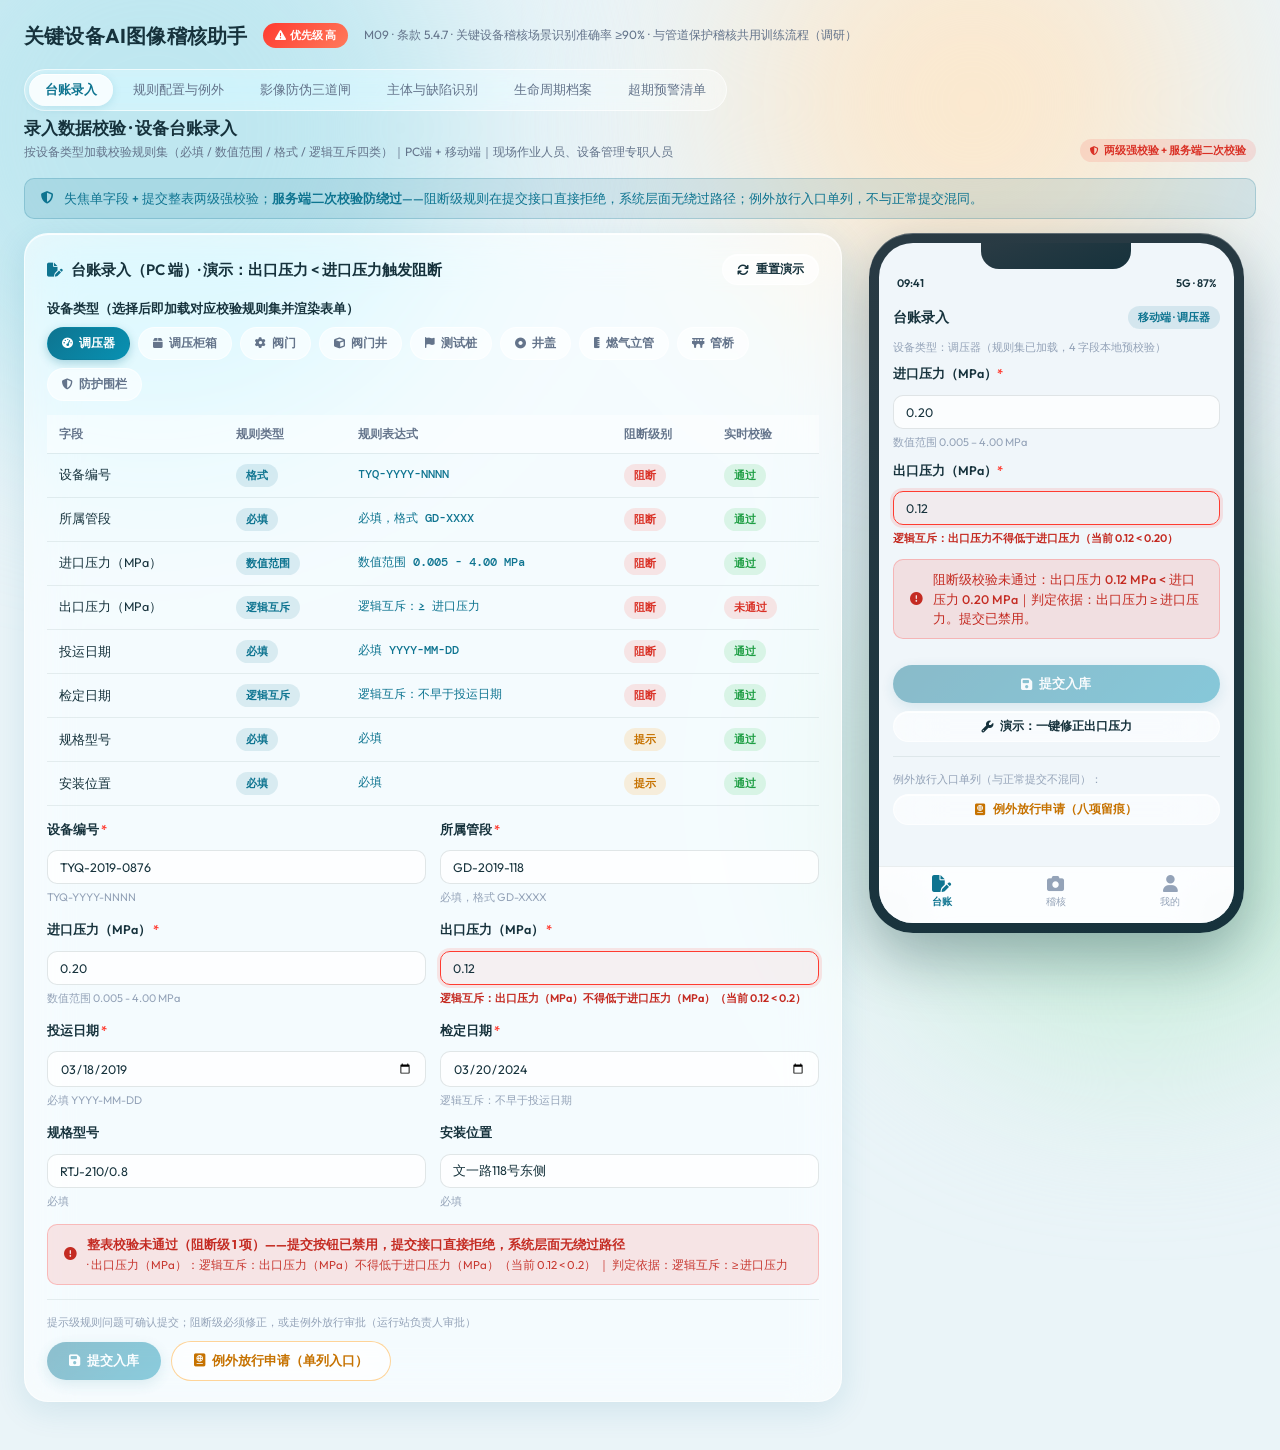
<file: modules/m09-device-audit.html>
<!DOCTYPE html>
<html lang="zh-CN">
<head>
<meta charset="UTF-8">
<meta name="viewport" content="width=device-width, initial-scale=1.0">
<title>M09 · 关键设备AI图像稽核助手</title>
<link href="https://fonts.googleapis.com/css2?family=Outfit:wght@400;500;600;700&family=DM+Mono:wght@400;500&display=swap" rel="stylesheet">
<link rel="stylesheet" href="https://cdnjs.cloudflare.com/ajax/libs/font-awesome/6.5.1/css/all.min.css">
<link rel="stylesheet" href="../styles/liquid-glass.css">
<style>
/* ---------- M09 module specific ---------- */
.dtype-chips{display:flex;flex-wrap:wrap;gap:8px;margin-bottom:14px;}
.dtype-chip{display:inline-flex;align-items:center;gap:6px;font-size:12px;font-weight:600;padding:7px 14px;border-radius:var(--radius-pill);background:rgba(255,255,255,.6);border:1px solid var(--glass-border);color:var(--c-text-2);cursor:pointer;transition:all .2s ease;font-family:inherit;}
.dtype-chip:hover{color:var(--c-primary);border-color:rgba(14,116,144,.35);}
.dtype-chip.active{background:linear-gradient(135deg,var(--c-primary),var(--c-primary-hi));color:#fff;border-color:transparent;box-shadow:0 3px 10px rgba(14,116,144,.3);}
.dtype-chip i{font-size:11px;}
.form-grid{display:grid;grid-template-columns:repeat(2,1fr);gap:14px;}
.form-cell{display:flex;flex-direction:column;gap:5px;}
.field-hint{font-size:11px;color:var(--c-text-3);}
.field-hint.err{color:#C42B22;font-weight:600;}
.form-input.err,.form-select.err{border-color:var(--c-danger);background:rgba(255,59,48,.06);box-shadow:0 0 0 3px var(--c-danger-soft);}
.judg{font-size:11.5px;font-weight:400;margin-top:2px;opacity:.92;}
.photo-mock{position:relative;border-radius:var(--radius-md);border:1px solid var(--glass-border);min-height:250px;overflow:hidden;background:linear-gradient(160deg,#D9E8F0 0%,#E3EDDF 55%,#EDE3CE 100%);}
.photo-mock::before{content:'';position:absolute;inset:0;background:linear-gradient(rgba(22,50,60,.05) 1px,transparent 1px),linear-gradient(90deg,rgba(22,50,60,.05) 1px,transparent 1px);background-size:28px 28px;}
.dt-box{position:absolute;border:2px solid #0891B2;border-radius:6px;box-shadow:0 0 0 3px rgba(8,145,178,.15);}
.dt-box .dt-tag{position:absolute;top:2px;left:2px;background:#0891B2;color:#fff;font-size:10px;font-weight:600;font-family:'DM Mono',monospace;padding:2px 8px;border-radius:4px;white-space:nowrap;}
.dt-box.warn{border-color:#FF9500;box-shadow:0 0 0 3px rgba(255,149,0,.18);}
.dt-box.warn .dt-tag{background:#FF9500;}
.wm-strip{position:absolute;left:10px;bottom:10px;right:10px;background:rgba(22,50,60,.78);color:#DCEBF2;padding:9px 12px;border-radius:8px;font-family:'DM Mono',monospace;font-size:10px;line-height:1.7;z-index:4;}
.wm-strip .wm-sign{color:#FFC148;}
.timeline{position:relative;}
.tl-item{position:relative;padding:0 0 16px 34px;}
.tl-item::before{content:'';position:absolute;left:9px;top:24px;bottom:-2px;width:2px;background:rgba(14,116,144,.16);}
.tl-item:last-child::before{display:none;}
.tl-dot{position:absolute;left:0;top:3px;width:20px;height:20px;border-radius:50%;background:var(--c-primary);color:#fff;display:flex;align-items:center;justify-content:center;font-size:9px;box-shadow:0 2px 6px rgba(14,116,144,.3);}
.tl-item.done .tl-dot{background:var(--c-ok);}
.tl-item.warn .tl-dot{background:var(--c-warn);box-shadow:0 0 0 5px var(--c-warn-soft);}
.tl-item.future .tl-dot{background:#94A3B8;}
.tl-date{font-family:'DM Mono',monospace;font-size:11px;color:var(--c-text-2);}
.tl-title{font-size:13.5px;font-weight:600;display:flex;align-items:center;gap:8px;flex-wrap:wrap;}
.tl-desc{font-size:12px;color:var(--c-text-2);margin-top:2px;}
.tl-item.warn .tl-title{color:#C67200;}
.gate-no{width:26px;height:26px;border-radius:50%;background:var(--c-primary-soft);color:var(--c-primary);display:inline-flex;align-items:center;justify-content:center;font-weight:700;font-family:'DM Mono',monospace;font-size:12px;flex-shrink:0;}
.mini-grid{display:grid;grid-template-columns:repeat(3,1fr);gap:8px;margin-top:12px;}
.mini-card{display:flex;align-items:center;gap:8px;padding:8px 10px;border-radius:var(--radius-sm);background:rgba(255,255,255,.55);border:1px solid var(--c-line);font-size:12px;font-weight:600;}
.mini-card i{color:var(--c-primary);font-size:12px;}
.mini-card .mono{margin-left:auto;font-size:11px;color:var(--c-primary);}
</style>
</head>
<body>
<div class="ambient-blob"></div>
<div class="module-wrap">
  <div class="module-top">
    <div class="module-title">关键设备AI图像稽核助手</div>
    <span class="badge badge-high"><i class="fa-solid fa-triangle-exclamation"></i>优先级 高</span>
    <div class="module-sub">M09 · 条款 5.4.7 · 关键设备稽核场景识别准确率 ≥90% · 与管道保护稽核共用训练流程（调研）</div>
  </div>

  <div class="seg">
    <button class="seg-item active" data-view="v-录入数据校验-设备台账录入" onclick="switchView('v-录入数据校验-设备台账录入')">台账录入</button>
    <button class="seg-item" data-view="v-录入数据校验-规则配置与例外统计" onclick="switchView('v-录入数据校验-规则配置与例外统计')">规则配置与例外</button>
    <button class="seg-item" data-view="v-影像防伪-三道闸稽核-" onclick="switchView('v-影像防伪-三道闸稽核-')">影像防伪三道闸</button>
    <button class="seg-item" data-view="v-设备主体与缺陷识别" onclick="switchView('v-设备主体与缺陷识别')">主体与缺陷识别</button>
    <button class="seg-item" data-view="v-设备生命周期档案" onclick="switchView('v-设备生命周期档案')">生命周期档案</button>
    <button class="seg-item" data-view="v-超期服役与临期未检预警清单" onclick="switchView('v-超期服役与临期未检预警清单')">超期预警清单</button>
  </div>

  <!-- ================= 视图1：录入数据校验 · 设备台账录入 ================= -->
  <section class="view active" id="v-录入数据校验-设备台账录入">
    <div class="page-head">
      <div>
        <div class="page-title">录入数据校验 · 设备台账录入</div>
        <div class="page-desc">按设备类型加载校验规则集（必填 / 数值范围 / 格式 / 逻辑互斥四类）｜PC端 + 移动端｜现场作业人员、设备管理专职人员</div>
      </div>
      <span class="tag tag-red"><i class="fa-solid fa-shield-halved"></i>两级强校验 + 服务端二次校验</span>
    </div>
    <div class="alert-strip cyan"><i class="fa-solid fa-shield-halved"></i><div>失焦单字段 + 提交整表两级强校验；<b>服务端二次校验防绕过</b>——阻断级规则在提交接口直接拒绝，系统层面无绕过路径；例外放行入口单列，不与正常提交混同。</div></div>

    <div class="grid g-pc-phone">
      <!-- PC 端 -->
      <div class="glass-card">
        <div class="card-head">
          <div class="card-title"><i class="fa-solid fa-file-pen"></i>台账录入（PC 端）· 演示：出口压力 &lt; 进口压力触发阻断</div>
          <button class="btn btn-glass btn-sm" onclick="resetDemo()"><i class="fa-solid fa-arrows-rotate"></i>重置演示</button>
        </div>
        <div class="form-label" style="margin-bottom:8px;">设备类型（选择后即加载对应校验规则集并渲染表单）</div>
        <div class="dtype-chips">
          <button class="dtype-chip active" data-type="调压器" onclick="renderType('调压器')"><i class="fa-solid fa-gauge-high"></i>调压器</button>
          <button class="dtype-chip" data-type="调压柜箱" onclick="renderType('调压柜箱')"><i class="fa-solid fa-box"></i>调压柜箱</button>
          <button class="dtype-chip" data-type="阀门" onclick="renderType('阀门')"><i class="fa-solid fa-gear"></i>阀门</button>
          <button class="dtype-chip" data-type="阀门井" onclick="renderType('阀门井')"><i class="fa-solid fa-cube"></i>阀门井</button>
          <button class="dtype-chip" data-type="测试桩" onclick="renderType('测试桩')"><i class="fa-solid fa-flag"></i>测试桩</button>
          <button class="dtype-chip" data-type="井盖" onclick="renderType('井盖')"><i class="fa-solid fa-circle-dot"></i>井盖</button>
          <button class="dtype-chip" data-type="燃气立管" onclick="renderType('燃气立管')"><i class="fa-solid fa-ruler-vertical"></i>燃气立管</button>
          <button class="dtype-chip" data-type="管桥" onclick="renderType('管桥')"><i class="fa-solid fa-bridge"></i>管桥</button>
          <button class="dtype-chip" data-type="防护围栏" onclick="renderType('防护围栏')"><i class="fa-solid fa-shield-halved"></i>防护围栏</button>
        </div>

        <div class="table-scroll" style="margin-bottom:14px;">
          <table class="glass-table">
            <thead><tr><th>字段</th><th>规则类型</th><th>规则表达式</th><th>阻断级别</th><th>实时校验</th></tr></thead>
            <tbody id="rule-tbody"></tbody>
          </table>
        </div>

        <div class="form-grid" id="form-grid"></div>

        <div class="alert-strip red" id="v1-strip" style="display:none;margin-top:14px;"></div>

        <div class="flex-between mt-14" style="border-top:1px solid var(--c-line);padding-top:14px;flex-wrap:wrap;">
          <div class="tiny">提示级规则问题可确认提交；阻断级必须修正，或走例外放行审批（运行站负责人审批）</div>
          <div class="flex wrap">
            <button class="btn btn-primary" id="btn-submit" disabled onclick="submitForm()"><i class="fa-solid fa-floppy-disk"></i>提交入库</button>
            <button class="btn btn-glass" style="color:#C67200;border-color:rgba(255,149,0,.4);" onclick="openExc()"><i class="fa-solid fa-passport"></i>例外放行申请（单列入口）</button>
          </div>
        </div>
      </div>

      <!-- 移动端 -->
      <div class="phone-frame">
        <div class="phone-screen">
          <div class="phone-notch"></div>
          <div class="phone-statusbar"><span>09:41</span><span>5G · 87%</span></div>
          <div class="phone-body">
            <div class="flex-between" style="margin-bottom:10px;">
              <div style="font-weight:700;font-size:14px;">台账录入</div>
              <span class="tag tag-cyan">移动端 · 调压器</span>
            </div>
            <div class="tiny" style="margin-bottom:8px;">设备类型：调压器（规则集已加载，4 字段本地预校验）</div>
            <div class="form-cell">
              <label class="form-label">进口压力（MPa）<span class="req">*</span></label>
              <input class="form-input" id="ph-pin" value="0.20" onblur="phCheck()">
              <div class="field-hint">数值范围 0.005 – 4.00 MPa</div>
            </div>
            <div class="form-cell" style="margin-top:10px;">
              <label class="form-label">出口压力（MPa）<span class="req">*</span></label>
              <input class="form-input err" id="ph-pout" value="0.12" onblur="phCheck()">
              <div class="field-hint err" id="ph-hint">逻辑互斥：出口压力不得低于进口压力（当前 0.12 &lt; 0.20）</div>
            </div>
            <div class="alert-strip red" id="ph-strip" style="margin-top:12px;">
              <i class="fa-solid fa-circle-exclamation"></i>
              <div>阻断级校验未通过：出口压力 0.12 MPa &lt; 进口压力 0.20 MPa｜判定依据：出口压力 ≥ 进口压力。提交已禁用。</div>
            </div>
            <button class="btn btn-primary" id="ph-btn" disabled style="width:100%;justify-content:center;margin-top:12px;" onclick="showToast('移动端整表校验通过：已写入台账并同步生命周期档案')"><i class="fa-solid fa-floppy-disk"></i>提交入库</button>
            <button class="btn btn-glass btn-sm" style="width:100%;justify-content:center;margin-top:8px;" onclick="phFix()"><i class="fa-solid fa-wrench"></i>演示：一键修正出口压力</button>
            <div class="divider"></div>
            <div class="tiny">例外放行入口单列（与正常提交不混同）：</div>
            <button class="btn btn-glass btn-sm" style="width:100%;justify-content:center;margin-top:6px;color:#C67200;" onclick="openExc()"><i class="fa-solid fa-passport"></i>例外放行申请（八项留痕）</button>
          </div>
          <div class="phone-tabbar">
            <div class="phone-tab active"><i class="fa-solid fa-file-pen"></i><span>台账</span></div>
            <div class="phone-tab" onclick="showToast('演示：切换到影像稽核拍摄')"><i class="fa-solid fa-camera"></i><span>稽核</span></div>
            <div class="phone-tab" onclick="showToast('演示：切换到我的工单')"><i class="fa-solid fa-user"></i><span>我的</span></div>
          </div>
        </div>
      </div>
    </div>

    <!-- 弹窗：例外放行八项留痕 -->
    <div class="modal-mask" id="modal-exception" onclick="if(event.target===this)closeModal('modal-exception')">
      <div class="glass-modal">
        <div class="modal-head">
          <div class="modal-title"><i class="fa-solid fa-passport"></i>例外放行申请 · 八项留痕</div>
          <button class="modal-close" onclick="closeModal('modal-exception')"><i class="fa-solid fa-xmark"></i></button>
        </div>
        <div class="modal-body">
          <div class="alert-strip orange"><i class="fa-solid fa-triangle-exclamation"></i><div>例外放行经<b>运行站负责人审批</b>后放行入库、全程留痕；驳回则退回修正。例外是规则演进的输入，而非长期绕过口。</div></div>
          <div class="form-row">
            <div class="form-cell"><label class="form-label">① 例外流水号</label><input class="form-input" value="EX-20261028-013" readonly></div>
            <div class="form-cell"><label class="form-label">② 申请人 / 工号</label><input class="form-input" value="王*强 / 10247" readonly></div>
          </div>
          <div class="form-row" style="margin-top:12px;">
            <div class="form-cell"><label class="form-label">③ 命中规则</label><input class="form-input" id="exc-rule" readonly></div>
            <div class="form-cell"><label class="form-label">④ 录入原值</label><input class="form-input" id="exc-value" readonly></div>
          </div>
          <div class="form-cell" style="margin-top:12px;">
            <label class="form-label">⑤ 申请理由 <span class="req">*</span></label>
            <textarea class="form-textarea" rows="2">现场出口压力表读数 0.12 MPa，进口压力表近期更换量程偏大已报计量异常，检定申请流转中，附读数照片佐证。</textarea>
          </div>
          <div class="form-cell" style="margin-top:12px;">
            <label class="form-label">⑥ 佐证材料</label>
            <div class="flex wrap">
              <button class="btn btn-glass btn-sm" onclick="showToast('佐证材料已上传：压力表读数照片 ×2、计量异常工单截图 ×1')"><i class="fa-solid fa-cloud-arrow-up"></i>上传材料</button>
              <span class="tag tag-gray">压力表读数照片.jpg</span>
              <span class="tag tag-gray">计量异常工单.png</span>
            </div>
          </div>
          <div class="form-row" style="margin-top:12px;">
            <div class="form-cell"><label class="form-label">⑦ 审批人（运行站负责人）</label><input class="form-input" value="李*明 / 10031" readonly></div>
            <div class="form-cell"><label class="form-label">⑧ 审批时间</label><input class="form-input" value="2026-10-28 10:05"></div>
          </div>
        </div>
        <div class="modal-foot">
          <button class="btn btn-ghost" onclick="closeModal('modal-exception');showToast('已驳回：退回录入人修正后重新提交');"><i class="fa-solid fa-rotate-left"></i>驳回退回修正</button>
          <button class="btn btn-primary" onclick="closeModal('modal-exception');showToast('例外放行申请已提交运行站负责人审批，结果写入留痕台账');"><i class="fa-solid fa-paper-plane"></i>提交例外审批</button>
        </div>
      </div>
    </div>
  </section>

  <!-- ================= 视图2：录入数据校验 · 规则配置与例外统计 ================= -->
  <section class="view" id="v-录入数据校验-规则配置与例外统计">
    <div class="page-head">
      <div>
        <div class="page-title">录入数据校验 · 规则配置与例外统计</div>
        <div class="page-desc">按设备类型维护校验规则集（字段 / 规则类型 / 规则表达式 / 阻断级别 / 启用状态）｜PC后台 · 设备管理专职人员</div>
      </div>
      <span class="tag tag-cyan"><i class="fa-solid fa-list-check"></i>规则版本管理 · 可回溯任一时点校验口径</span>
    </div>

    <div class="grid g-4">
      <div class="stat-card">
        <div class="stat-label"><i class="fa-solid fa-list-check"></i>校验规则总数</div>
        <div class="stat-value">86</div>
        <div class="stat-sub">覆盖 9 类设备 · 4 个在用版本</div>
      </div>
      <div class="stat-card">
        <div class="stat-label"><i class="fa-solid fa-ban"></i>阻断级规则</div>
        <div class="stat-value red">54</div>
        <div class="stat-sub">提交接口直接拒绝 · 不可绕过</div>
      </div>
      <div class="stat-card">
        <div class="stat-label"><i class="fa-solid fa-passport"></i>本月例外放行</div>
        <div class="stat-value orange">21</div>
        <div class="stat-sub">占提交量 2.81%（截至 28 日）</div>
      </div>
      <div class="stat-card">
        <div class="stat-label"><i class="fa-solid fa-code-branch"></i>当前规则版本</div>
        <div class="stat-value blue">V3.2</div>
        <div class="stat-sub">2026-09-01 生效 · 变更人 王*敏</div>
      </div>
    </div>

    <div class="filter-bar">
      <div class="filter-item">
        <div class="filter-label">设备类型</div>
        <select class="filter-select" id="rf-type" onchange="filterRules()">
          <option>全部</option><option>调压器</option><option>调压柜箱</option><option>阀门</option><option>阀门井</option><option>测试桩</option><option>井盖</option><option>燃气立管</option><option>管桥</option><option>防护围栏</option>
        </select>
      </div>
      <div class="filter-item">
        <div class="filter-label">规则类型</div>
        <select class="filter-select" id="rf-cat" onchange="filterRules()">
          <option>全部</option><option>必填</option><option>数值范围</option><option>格式</option><option>逻辑互斥</option>
        </select>
      </div>
      <button class="btn btn-glass btn-sm" onclick="showToast('新增设备类型：已复制「调压器」规则集为模版，调整取值后即可上线（免改代码、不停机发布）')"><i class="fa-solid fa-plus"></i>复制规则集新增设备类型</button>
    </div>

    <div class="glass-card">
      <div class="card-head">
        <div class="card-title"><i class="fa-solid fa-table-list"></i>规则集清单（点击启用状态可切换）</div>
        <span class="tag tag-gray">共 11 条演示规则</span>
      </div>
      <div class="table-scroll">
        <table class="glass-table">
          <thead><tr><th>设备类型</th><th>字段</th><th>规则类型</th><th>规则表达式</th><th>阻断级别</th><th>启用状态</th><th>当前版本</th></tr></thead>
          <tbody id="rule-tbody2">
            <tr data-type="调压器" data-cat="逻辑互斥"><td>调压器</td><td>出口压力</td><td><span class="tag tag-cyan">逻辑互斥</span></td><td class="mono">≥ 进口压力</td><td><span class="tag tag-red">阻断</span></td><td><span class="tag tag-green" style="cursor:pointer" onclick="toggleRule(this)">启用</span></td><td class="mono">V3.2</td></tr>
            <tr data-type="调压器" data-cat="数值范围"><td>调压器</td><td>进口压力</td><td><span class="tag tag-cyan">数值范围</span></td><td class="mono">0.005 – 4.00 MPa</td><td><span class="tag tag-red">阻断</span></td><td><span class="tag tag-green" style="cursor:pointer" onclick="toggleRule(this)">启用</span></td><td class="mono">V3.2</td></tr>
            <tr data-type="调压器" data-cat="逻辑互斥"><td>调压器</td><td>检定日期</td><td><span class="tag tag-cyan">逻辑互斥</span></td><td class="mono">不早于投运日期</td><td><span class="tag tag-red">阻断</span></td><td><span class="tag tag-green" style="cursor:pointer" onclick="toggleRule(this)">启用</span></td><td class="mono">V3.2</td></tr>
            <tr data-type="调压柜箱" data-cat="格式"><td>调压柜箱</td><td>设备编号</td><td><span class="tag tag-cyan">格式</span></td><td class="mono">GX-YYYY-NNNN</td><td><span class="tag tag-red">阻断</span></td><td><span class="tag tag-green" style="cursor:pointer" onclick="toggleRule(this)">启用</span></td><td class="mono">V3.1</td></tr>
            <tr data-type="阀门" data-cat="数值范围"><td>阀门</td><td>公称压力</td><td><span class="tag tag-cyan">数值范围</span></td><td class="mono">0.6 – 4.0 MPa</td><td><span class="tag tag-orange">提示</span></td><td><span class="tag tag-green" style="cursor:pointer" onclick="toggleRule(this)">启用</span></td><td class="mono">V3.0</td></tr>
            <tr data-type="阀门井" data-cat="数值范围"><td>阀门井</td><td>井深</td><td><span class="tag tag-cyan">数值范围</span></td><td class="mono">0.8 – 3.5 m</td><td><span class="tag tag-orange">提示</span></td><td><span class="tag tag-green" style="cursor:pointer" onclick="toggleRule(this)">启用</span></td><td class="mono">V3.0</td></tr>
            <tr data-type="测试桩" data-cat="数值范围"><td>测试桩</td><td>埋深</td><td><span class="tag tag-cyan">数值范围</span></td><td class="mono">0.5 – 1.5 m</td><td><span class="tag tag-orange">提示</span></td><td><span class="tag tag-green" style="cursor:pointer" onclick="toggleRule(this)">启用</span></td><td class="mono">V3.1</td></tr>
            <tr data-type="井盖" data-cat="数值范围"><td>井盖</td><td>直径</td><td><span class="tag tag-cyan">数值范围</span></td><td class="mono">500 – 800 mm</td><td><span class="tag tag-orange">提示</span></td><td><span class="tag tag-green" style="cursor:pointer" onclick="toggleRule(this)">启用</span></td><td class="mono">V2.9</td></tr>
            <tr data-type="燃气立管" data-cat="数值范围"><td>燃气立管</td><td>管径</td><td><span class="tag tag-cyan">数值范围</span></td><td class="mono">DN15 – DN100</td><td><span class="tag tag-orange">提示</span></td><td><span class="tag tag-green" style="cursor:pointer" onclick="toggleRule(this)">启用</span></td><td class="mono">V2.9</td></tr>
            <tr data-type="管桥" data-cat="数值范围"><td>管桥</td><td>护栏高度</td><td><span class="tag tag-cyan">数值范围</span></td><td class="mono">1.1 – 2.0 m</td><td><span class="tag tag-red">阻断</span></td><td><span class="tag tag-green" style="cursor:pointer" onclick="toggleRule(this)">启用</span></td><td class="mono">V3.2</td></tr>
            <tr data-type="防护围栏" data-cat="必填"><td>防护围栏</td><td>完整性状况</td><td><span class="tag tag-cyan">必填</span></td><td class="mono">完好 / 破损</td><td><span class="tag tag-red">阻断</span></td><td><span class="tag tag-green" style="cursor:pointer" onclick="toggleRule(this)">启用</span></td><td class="mono">V3.0</td></tr>
          </tbody>
        </table>
      </div>
    </div>

    <div class="grid g-2 mt-14">
      <div class="glass-card">
        <div class="card-head">
          <div class="card-title"><i class="fa-solid fa-chart-simple"></i>例外放行月度统计（近三个月）</div>
          <span class="tag tag-orange">占提交量比例持续监控</span>
        </div>
        <table class="glass-table">
          <thead><tr><th>月份</th><th>提交量</th><th>例外放行次数</th><th>占比</th><th>分布</th></tr></thead>
          <tbody>
            <tr><td class="mono">2026-08</td><td class="mono">1,860</td><td class="mono">26</td><td class="mono">1.40%</td><td><div class="meter" style="width:120px"><div class="meter-fill green" style="width:28%"></div></div></td></tr>
            <tr><td class="mono">2026-09</td><td class="mono">1,902</td><td class="mono">34</td><td class="mono">1.79%</td><td><div class="meter" style="width:120px"><div class="meter-fill" style="width:36%"></div></div></td></tr>
            <tr><td class="mono">2026-10</td><td class="mono">748</td><td class="mono">21</td><td class="mono">2.81%</td><td><div class="meter" style="width:120px"><div class="meter-fill orange" style="width:56%"></div></div></td></tr>
          </tbody>
        </table>
      </div>
      <div class="glass-card">
        <div class="card-head">
          <div class="card-title"><i class="fa-solid fa-code-branch"></i>规则版本留痕</div>
        </div>
        <table class="glass-table">
          <thead><tr><th>版本</th><th>生效时间</th><th>变更人</th><th>变更说明</th></tr></thead>
          <tbody>
            <tr><td class="mono">V3.2</td><td class="mono">2026-09-01</td><td>王*敏</td><td>管桥护栏高度下限 1.0 → 1.1 m</td></tr>
            <tr><td class="mono">V3.1</td><td class="mono">2026-06-12</td><td>陈*华</td><td>调压柜箱编号格式规则启用</td></tr>
            <tr><td class="mono">V3.0</td><td class="mono">2026-03-05</td><td>王*敏</td><td>阀门井井深由阻断级调整为提示级</td></tr>
            <tr><td class="mono">V2.9</td><td class="mono">2025-11-20</td><td>李*明</td><td>井盖/燃气立管数值范围上线</td></tr>
          </tbody>
        </table>
        <div class="divider"></div>
        <ul class="icon-list">
          <li><i class="fa-solid fa-clone"></i><div>新增设备类型：复制既有规则集为模版，调整取值即可上线（<b>免改代码、不停机发布</b>）</div></li>
          <li><i class="fa-solid fa-clock-rotate-left"></i><div>规则变更按版本管理，可回溯<b>任一时点</b>校验口径（变更人 / 生效时间留痕）</div></li>
        </ul>
      </div>
    </div>

    <div class="alert-strip orange mt-14" style="flex-wrap:wrap;">
      <i class="fa-solid fa-triangle-exclamation"></i>
      <div><b>同一规则例外放行偏高提示修订取值</b>：「测试桩 · 埋深」近三月例外放行 18 次、占比 4.6%（≥ 提示阈值 3%）——建议修订规则取值，例外成为规则演进的输入，而非长期绕过口。</div>
      <button class="btn btn-accent btn-sm" onclick="openModal('modal-rule-edit')"><i class="fa-solid fa-pen-ruler"></i>查看修订建议</button>
    </div>

    <!-- 弹窗：规则修订建议 -->
    <div class="modal-mask" id="modal-rule-edit" onclick="if(event.target===this)closeModal('modal-rule-edit')">
      <div class="glass-modal">
        <div class="modal-head">
          <div class="modal-title"><i class="fa-solid fa-pen-ruler"></i>规则修订建议 · 测试桩 · 埋深</div>
          <button class="modal-close" onclick="closeModal('modal-rule-edit')"><i class="fa-solid fa-xmark"></i></button>
        </div>
        <div class="modal-body">
          <dl class="kv">
            <dt>当前规则</dt><dd>数值范围 0.5 – 1.5 m（版本 V3.1）</dd>
            <dt>例外频次</dt><dd>近三月 18 次 · 占该字段提交 4.6%（阈值 ≥3% 触发提示）</dd>
            <dt>样本分布</dt><dd class="mono">P5 = 0.42 m ｜ P95 = 1.58 m</dd>
          </dl>
          <div class="meter mt-14"><div class="meter-fill orange" style="width:62%"></div></div>
          <div class="tiny mt-8">近三月例外样本埋深分布（0.30 – 1.70 m，区间外样本占 4.6%）</div>
          <div class="form-cell" style="margin-top:14px;">
            <label class="form-label">建议修订取值 <span class="req">*</span></label>
            <input class="form-input" value="0.4 – 1.6 m">
          </div>
          <div class="form-cell" style="margin-top:12px;">
            <label class="form-label">修订原因</label>
            <textarea class="form-textarea" rows="2">依据近三月例外样本 P5–P95 分布修订取值区间；发布后继续监控例外频次，连续两月低于 1% 视为收敛。</textarea>
          </div>
          <div class="form-row" style="margin-top:12px;">
            <div class="form-cell"><label class="form-label">变更人</label><input class="form-input" value="王*敏（设备管理专职）" readonly></div>
            <div class="form-cell"><label class="form-label">生效方式</label>
              <select class="form-select"><option>灰度发布 · 次日生效</option><option>立即生效</option><option>指定日期生效</option></select>
            </div>
          </div>
          <ul class="icon-list mt-14">
            <li><i class="fa-solid fa-code-branch"></i><div>变更生成新版本 V3.3，历史版本可一键回滚，回溯任一时点校验口径</div></li>
          </ul>
        </div>
        <div class="modal-foot">
          <button class="btn btn-ghost" onclick="closeModal('modal-rule-edit')"><i class="fa-solid fa-xmark"></i>取消</button>
          <button class="btn btn-primary" onclick="closeModal('modal-rule-edit');showToast('规则集 V3.3 已发布（灰度·免改代码不停机），历史版本可回溯任一时点口径');"><i class="fa-solid fa-paper-plane"></i>发布新版本 V3.3</button>
        </div>
      </div>
    </div>
  </section>

  <!-- ================= 视图3：影像防伪 · 三道闸稽核 ================= -->
  <section class="view" id="v-影像防伪-三道闸稽核-">
    <div class="page-head">
      <div>
        <div class="page-title">影像防伪 · 三道闸稽核</div>
        <div class="page-desc">质量闸 → 时空闸（SM2 水印验签 + 三方交叉核对）→ 去重闸（64 位感知哈希）｜PC端 + 外勤APP｜现场作业人员、管理人员</div>
      </div>
      <span class="tag tag-red"><i class="fa-solid fa-fingerprint"></i>验签失败判篡改 · 直接拒收</span>
    </div>

    <div class="steps" style="margin-bottom:14px;">
      <div class="step done"><span class="dot"><i class="fa-solid fa-check"></i></span>质量闸 · 通过</div>
      <div class="step done"><span class="dot"><i class="fa-solid fa-check"></i></span>时空闸 · 通过</div>
      <div class="step active"><span class="dot"><i class="fa-solid fa-clone"></i></span>去重闸 · 比对中（≤120ms）</div>
    </div>

    <div class="alert-strip cyan"><i class="fa-solid fa-server"></i><div>识别与判定<b>全部在服务端完成、不用端侧模型</b>；与管道保护稽核共用服务实例，记录写入同一稽核台账、按业务类型区分。</div></div>

    <div class="grid g-4">
      <div class="stat-card">
        <div class="stat-label"><i class="fa-solid fa-image"></i>当日稽核影像</div>
        <div class="stat-value">1,284</div>
        <div class="stat-sub">关键设备稽核 1,061 · 管道保护 223</div>
      </div>
      <div class="stat-card">
        <div class="stat-label"><i class="fa-solid fa-filter"></i>三道闸拦截</div>
        <div class="stat-value red">63</div>
        <div class="stat-sub">拦截率 4.9% · 均已推送重拍引导</div>
      </div>
      <div class="stat-card">
        <div class="stat-label"><i class="fa-solid fa-user"></i>转人工复核</div>
        <div class="stat-value orange">9</div>
        <div class="stat-sub">水印 / EXIF 不一致（防时钟异常误伤）</div>
      </div>
      <div class="stat-card">
        <div class="stat-label"><i class="fa-solid fa-bolt"></i>平均时延</div>
        <div class="stat-value green">118<span style="font-size:14px"> ms</span></div>
        <div class="stat-sub">去重闸单张比对 ≤120ms 达标</div>
      </div>
    </div>

    <div class="grid g-pc-phone mt-14">
      <!-- PC 端 -->
      <div>
        <div class="grid g-3">
          <div class="glass-card">
            <div class="card-head">
              <div class="card-title"><span class="gate-no">1</span>质量闸</div>
              <span class="tag tag-green">通过率 96.1%</span>
            </div>
            <ul class="icon-list">
              <li><i class="fa-solid fa-camera"></i><div>清晰度：拉普拉斯方差阈值<b>日间 ≥80 / 夜间 ≥45</b>（双参数）</div></li>
              <li><i class="fa-solid fa-sun"></i><div>亮度分布与有效像素占比 <b>≥85%</b>（日间 / 夜间双参数）</div></li>
              <li><i class="fa-solid fa-ban"></i><div>拦截四类无效影像：模糊 / 翻拍 / 过曝欠曝 / 图项不符</div></li>
              <li><i class="fa-solid fa-arrows-rotate"></i><div>拦截按原因分类<b>推送重拍引导</b>——现场一次重拍即可通过</div></li>
            </ul>
          </div>
          <div class="glass-card">
            <div class="card-head">
              <div class="card-title"><span class="gate-no">2</span>时空闸</div>
              <span class="tag tag-green">验签通过</span>
            </div>
            <ul class="icon-list">
              <li><i class="fa-solid fa-stamp"></i><div>拍摄瞬间叠加不可篡改水印（<b>国密 SM2 签名</b>，后期修改即验签失败）</div></li>
              <li><i class="fa-solid fa-object-group"></i><div>水印 / EXIF / 工单计划<b>三方交叉核对</b></div></li>
              <li><i class="fa-solid fa-location-dot"></i><div>坐标容差：井盖·阀门井等点状 <b>50 米</b>；管桥·立管等线性 <b>100 米</b></div></li>
              <li><i class="fa-solid fa-triangle-exclamation"></i><div>验签失败判篡改<b>直接拒收</b>；水印与 EXIF 不一致转人工复核</div></li>
            </ul>
            <button class="btn btn-danger btn-sm mt-8" onclick="openModal('modal-verify-fail')"><i class="fa-solid fa-fingerprint"></i>演示：验签失败（篡改）</button>
          </div>
          <div class="glass-card">
            <div class="card-head">
              <div class="card-title"><span class="gate-no">3</span>去重闸</div>
              <span class="tag tag-blue">比对中</span>
            </div>
            <ul class="icon-list">
              <li><i class="fa-solid fa-clone"></i><div><b>64 位感知哈希（pHash）</b>比对历史图库</div></li>
              <li><i class="fa-solid fa-database"></i><div>比对范围：同设备 <b>36 个月</b>内影像 · 单张 <b>≤120ms</b></div></li>
              <li><i class="fa-solid fa-ruler"></i><div>汉明距离 <b>≤8</b> 判定重复 → 拒绝入库并推送管理人员确认</div></li>
              <li><i class="fa-solid fa-file-invoice"></i><div>命中示例：FM-2018-0632 检修照复用，距离 3（原图 IMG-20230811-0917）</div></li>
            </ul>
          </div>
        </div>

        <div class="grid g-2 mt-14">
          <div class="glass-card">
            <div class="card-head">
              <div class="card-title"><i class="fa-solid fa-stamp"></i>水印内容示意（拍摄瞬间叠加 · SM2 签名）</div>
            </div>
            <div class="photo-mock" style="min-height:270px;">
              <i class="fa-solid fa-crosshairs" style="position:absolute;left:50%;top:44%;transform:translate(-50%,-50%);color:rgba(22,50,60,.35);font-size:22px;"></i>
              <div class="dt-box" style="left:10%;top:16%;width:34%;height:34%;"><span class="dt-tag">FM-2018-0632</span></div>
              <div class="wm-strip">
                <div>拍摄时间 2026-10-28 09:41:36</div>
                <div>经纬度 120.16922, 30.27415</div>
                <div>拍摄人 王*强（10247）</div>
                <div>设备编号 FM-2018-0632 ｜ 工单号 WJ-2026-1012-0087</div>
                <div class="wm-sign">SM2 签名 9F3A…7C2E（签名随拍摄生成，后期修改即验签失败）</div>
              </div>
            </div>
          </div>
          <div class="glass-card">
            <div class="card-head">
              <div class="card-title"><i class="fa-solid fa-chart-simple"></i>当日拦截分类（图像质量 5 项）</div>
            </div>
            <table class="glass-table">
              <thead><tr><th>拦截原因</th><th>次数</th><th>占比</th><th>处置</th></tr></thead>
              <tbody>
                <tr><td>模糊</td><td class="mono">31</td><td class="mono">49.2%</td><td><span class="tag tag-orange">推送重拍引导</span></td></tr>
                <tr><td>翻拍</td><td class="mono">14</td><td class="mono">22.2%</td><td><span class="tag tag-red">拒收留痕</span></td></tr>
                <tr><td>图项不符</td><td class="mono">9</td><td class="mono">14.3%</td><td><span class="tag tag-red">中止并核对工单</span></td></tr>
                <tr><td>时间校验</td><td class="mono">5</td><td class="mono">7.9%</td><td><span class="tag tag-blue">转人工复核</span></td></tr>
                <tr><td>位置校验</td><td class="mono">4</td><td class="mono">6.4%</td><td><span class="tag tag-blue">转人工复核</span></td></tr>
              </tbody>
            </table>
          </div>
        </div>
      </div>

      <!-- 外勤APP -->
      <div class="phone-frame">
        <div class="phone-screen">
          <div class="phone-notch"></div>
          <div class="phone-statusbar"><span>09:41</span><span>5G · 87%</span></div>
          <div class="phone-body">
            <div class="flex-between" style="margin-bottom:10px;">
              <div style="font-weight:700;font-size:14px;">影像稽核 · 现场拍摄</div>
              <span class="tag tag-cyan">外勤APP</span>
            </div>
            <div class="photo-mock" style="min-height:190px;">
              <i class="fa-solid fa-crosshairs" style="position:absolute;left:50%;top:42%;transform:translate(-50%,-50%);color:rgba(22,50,60,.4);font-size:26px;"></i>
              <div class="dt-box" style="left:14%;top:18%;width:44%;height:40%;"><span class="dt-tag">对准设备主体</span></div>
              <div class="tiny" style="position:absolute;right:10px;top:10px;z-index:4;">工单 WJ-2026-1012-0087<br>设备 FM-2018-0632</div>
            </div>
            <div class="glass-card soft mt-8" style="padding:10px 12px;">
              <div class="tiny" style="font-weight:600;margin-bottom:4px;"><i class="fa-solid fa-stamp"></i> 水印预览（拍摄后自动叠加）</div>
              <div class="mono" style="font-size:10px;color:var(--c-text-2);line-height:1.7;">时间 09:41:36 ｜ 坐标 120.16922,30.27415<br>拍摄人 王*强 ｜ 设备 FM-2018-0632<br>工单 WJ-2026-1012-0087 ｜ SM2 签名</div>
            </div>
            <div class="steps mt-8" style="flex-direction:column;gap:6px;">
              <div class="step done"><span class="dot"><i class="fa-solid fa-check"></i></span>质量闸 · 通过</div>
              <div class="step done"><span class="dot"><i class="fa-solid fa-check"></i></span>时空闸 · 验签通过</div>
              <div class="step active"><span class="dot"><i class="fa-solid fa-clone"></i></span>去重闸 · 哈希比对中</div>
            </div>
            <button class="btn btn-primary" style="width:100%;justify-content:center;margin-top:10px;" onclick="showToast('水印叠加完成：拍摄时间/经纬度/拍摄人/设备编号/工单号（SM2 签名，后期修改即验签失败）')"><i class="fa-solid fa-camera"></i>拍摄并叠加 SM2 水印</button>
            <button class="btn btn-glass" style="width:100%;justify-content:center;margin-top:8px;" onclick="showToast('上传稽核：质量闸 → 时空闸 → 去重闸 全部通过，已写入稽核台账（平均时延 118ms）')"><i class="fa-solid fa-cloud-arrow-up"></i>上传稽核</button>
          </div>
          <div class="phone-tabbar">
            <div class="phone-tab" onclick="showToast('演示：切换到工单列表')"><i class="fa-solid fa-file-invoice"></i><span>工单</span></div>
            <div class="phone-tab active"><i class="fa-solid fa-camera"></i><span>稽核</span></div>
            <div class="phone-tab" onclick="showToast('演示：切换到我的')"><i class="fa-solid fa-user"></i><span>我的</span></div>
          </div>
        </div>
      </div>
    </div>

    <!-- 弹窗：验签失败判篡改 -->
    <div class="modal-mask" id="modal-verify-fail" onclick="if(event.target===this)closeModal('modal-verify-fail')">
      <div class="glass-modal blocking">
        <div class="blocking-strip"><i class="fa-solid fa-shield-halved"></i>验签失败 · 判定篡改 · 直接拒收</div>
        <div class="modal-head">
          <div class="modal-title"><i class="fa-solid fa-fingerprint"></i>时空闸 · SM2 水印验签失败</div>
          <button class="modal-close" onclick="closeModal('modal-verify-fail')"><i class="fa-solid fa-xmark"></i></button>
        </div>
        <div class="modal-body">
          <dl class="kv">
            <dt>影像编号</dt><dd class="mono">IMG-20261028-04412</dd>
            <dt>设备编号</dt><dd class="mono">FM-2018-0632</dd>
            <dt>工单号</dt><dd class="mono">WJ-2026-1012-0087</dd>
            <dt>拍摄人</dt><dd>王*强（10247）</dd>
          </dl>
          <div class="divider"></div>
          <ul class="icon-list">
            <li><i class="fa-solid fa-key"></i><div>水印 SM2 签名重算结果与原签名<b>不匹配</b>（期望 <span class="mono">9F3A…7C2E</span> / 实际 <span class="mono">4B77…19AD</span>）</div></li>
            <li><i class="fa-solid fa-clock"></i><div>水印内拍摄时间与 EXIF 时间差 <span class="mono">00:37:12</span> → 存在后期修改痕迹</div></li>
            <li><i class="fa-solid fa-triangle-exclamation"></i><div>判定依据：水印在拍摄瞬间由国密 SM2 签名生成，<b>后期修改即验签失败 → 判篡改直接拒收并标记</b>，不可人工放行</div></li>
            <li><i class="fa-solid fa-user"></i><div>仅「水印与 EXIF 不一致」类转人工复核（防时钟异常误伤）——本例属签名篡改，<b>无复核通道</b></div></li>
          </ul>
        </div>
        <div class="modal-foot">
          <button class="btn btn-glass" onclick="closeModal('modal-verify-fail');showToast('验签失败依据已导出至稽核台账留痕');"><i class="fa-solid fa-file-arrow-down"></i>导出验签依据</button>
          <button class="btn btn-danger" onclick="closeModal('modal-verify-fail');showToast('已拒收并标记篡改：按原因分类推送重拍引导（现场一次重拍即可通过）');"><i class="fa-solid fa-ban"></i>确认拒收 · 推送重拍引导</button>
        </div>
      </div>
    </div>
  </section>

  <!-- ================= 视图4：设备主体与缺陷识别 ================= -->
  <section class="view" id="v-设备主体与缺陷识别">
    <div class="page-head">
      <div>
        <div class="page-title">设备主体与缺陷识别</div>
        <div class="page-desc">9 类设备主体检测（置信度 ≥0.75）→ 图文不符拦截 → 三类缺陷识别与分级 → 预警工单督办｜PC端 + 外勤APP｜系统自动、运行站管理人员</div>
      </div>
      <span class="tag tag-accent"><i class="fa-solid fa-brain"></i>识别准确率考核 ≥90%</span>
    </div>

    <div class="glass-card">
      <div class="card-head">
        <div class="card-title"><i class="fa-solid fa-magnifying-glass"></i>调研口径 · 识别范围与算力</div>
        <span class="tag tag-cyan">服务端识别 · 不用端侧模型</span>
      </div>
      <ul class="icon-list">
        <li><i class="fa-solid fa-object-group"></i><div><b>目标识别 4 类</b>：阀门（井）、井盖周边环境、测试桩（需与标志桩区分）、调压器（含调压柜/调压箱）；桥管架空管是否纳入待定（可复用上海项目经验，对应防爬刺隐患）</div></li>
        <li><i class="fa-solid fa-triangle-exclamation"></i><div><b>隐患识别 5 类</b>：周边环境塌陷占压、井盖缺失掩埋、井盖塌陷、周边路面开裂、井盖上方占压；锈蚀识别建议聚焦严重程度重的阀门（阀体/阀杆/补偿器）</div></li>
        <li><i class="fa-solid fa-image"></i><div><b>图像质量 5 项</b>：图项不符、模糊、翻拍、时间校验、位置校验</div></li>
        <li><i class="fa-solid fa-microchip"></i><div><b>算力与样本</b>：识别与判定全部在服务端完成、不用端侧模型；样本由客户提供、项目组标注；算力使用城投算力中心；燃气专业图像识别需专项训练，通用大模型不适用</div></li>
      </ul>
    </div>

    <div class="steps mt-14" style="margin-bottom:14px;">
      <div class="step done"><span class="dot"><i class="fa-solid fa-check"></i></span>主体检测</div>
      <div class="step active"><span class="dot"><i class="fa-solid fa-object-group"></i></span>缺陷检测</div>
      <div class="step"><span class="dot">3</span>三因素分级</div>
      <div class="step"><span class="dot">4</span>预警工单督办</div>
    </div>

    <div class="grid g-main-side">
      <div class="glass-card">
        <div class="card-head">
          <div class="card-title"><i class="fa-solid fa-object-group"></i>9 类设备主体检测标注示意（置信度 ≥0.75 判定有效）</div>
          <span class="tag tag-blue">同一场景多目标</span>
        </div>
        <div class="photo-mock" style="min-height:280px;">
          <i class="fa-solid fa-crosshairs" style="position:absolute;left:50%;top:48%;transform:translate(-50%,-50%);color:rgba(22,50,60,.3);font-size:22px;"></i>
          <div class="dt-box" style="left:8%;top:14%;width:32%;height:36%;"><span class="dt-tag">调压器 0.94</span></div>
          <div class="dt-box" style="left:5%;top:64%;width:46%;height:26%;"><span class="dt-tag">防护围栏 0.88</span></div>
          <div class="dt-box" style="left:62%;top:16%;width:17%;height:42%;"><span class="dt-tag">测试桩 0.81</span></div>
          <div class="dt-box warn" style="left:56%;top:68%;width:30%;height:24%;"><span class="dt-tag">井盖·沉降 0.77</span></div>
        </div>
        <div class="mini-grid">
          <div class="mini-card"><i class="fa-solid fa-gauge-high"></i>调压器<span class="mono">0.94</span></div>
          <div class="mini-card"><i class="fa-solid fa-box"></i>调压柜箱<span class="mono">0.91</span></div>
          <div class="mini-card"><i class="fa-solid fa-gear"></i>阀门<span class="mono">0.89</span></div>
          <div class="mini-card"><i class="fa-solid fa-cube"></i>阀门井<span class="mono">0.87</span></div>
          <div class="mini-card"><i class="fa-solid fa-flag"></i>测试桩<span class="mono">0.81</span></div>
          <div class="mini-card"><i class="fa-solid fa-circle-dot"></i>井盖<span class="mono">0.77</span></div>
          <div class="mini-card"><i class="fa-solid fa-ruler-vertical"></i>燃气立管<span class="mono">0.83</span></div>
          <div class="mini-card"><i class="fa-solid fa-bridge"></i>管桥<span class="mono">0.86</span></div>
          <div class="mini-card"><i class="fa-solid fa-shield-halved"></i>防护围栏<span class="mono">0.88</span></div>
        </div>
      </div>
      <div class="glass-card">
        <div class="card-head">
          <div class="card-title"><i class="fa-solid fa-arrows-split-up-and-left"></i>置信度分流判定</div>
        </div>
        <ul class="icon-list">
          <li><i class="fa-solid fa-circle-check"></i><div><b>≥ 0.75 高置信</b> → 自动判定入库</div></li>
          <li><i class="fa-solid fa-brain"></i><div><b>0.60 – 0.75 中置信</b> → 多模态大模型二次研判（理由随结论留痕）</div></li>
          <li><i class="fa-solid fa-user"></i><div><b>&lt; 0.60 低置信</b> → 转人工复核</div></li>
        </ul>
        <div class="divider"></div>
        <div class="alert-strip cyan" style="margin-bottom:0;"><i class="fa-solid fa-shield-halved"></i><div><b>主体检测先于缺陷检测</b>——防止对错误对象做缺陷判定污染档案</div></div>
      </div>
    </div>

    <div class="alert-strip red mt-14"><i class="fa-solid fa-ban"></i><div><b>图文不符拦截</b>：识别类别与工单设备类型不符即中止检测，并给出两条处置指引——防止对错误对象做缺陷判定污染档案。</div></div>

    <div class="grid g-2">
      <div class="glass-card">
        <div class="card-head">
          <div class="card-title"><i class="fa-solid fa-camera"></i>处置指引 ① 拍摄对象有误</div>
        </div>
        <ul class="icon-list">
          <li><i class="fa-solid fa-location-dot"></i><div>按工单定位前往<b>目标设备</b>现场（点位导航 + 坐标容差校验）</div></li>
          <li><i class="fa-solid fa-arrows-rotate"></i><div><b>重新拍摄上传</b>——现场一次重拍即可通过，无需回站补拍</div></li>
        </ul>
      </div>
      <div class="glass-card">
        <div class="card-head">
          <div class="card-title"><i class="fa-solid fa-file-pen"></i>处置指引 ② 工单登记有误</div>
        </div>
        <ul class="icon-list">
          <li><i class="fa-solid fa-pen-ruler"></i><div><b>先修正工单设备类型</b>（变更留痕），再上传影像重新稽核</div></li>
          <li><i class="fa-solid fa-list-check"></i><div>修正后的工单进入下一批次自动检测队列，无需人工调度</div></li>
        </ul>
      </div>
    </div>

    <div class="grid g-3 mt-14">
      <div class="glass-card">
        <div class="card-head">
          <div class="card-title"><i class="fa-solid fa-circle-dot"></i>缺陷识别 · 井盖沉降破损</div>
          <span class="tag tag-orange">量化判定</span>
        </div>
        <div class="photo-mock" style="min-height:130px;">
          <div class="dt-box warn" style="left:22%;top:22%;width:52%;height:52%;"><span class="dt-tag">沉降 24mm · 孔洞 2</span></div>
        </div>
        <ul class="icon-list mt-8">
          <li><i class="fa-solid fa-ruler-vertical"></i><div>沉降高差：<b>15–30mm 提示级</b> · <b>≥30mm 报警级</b></div></li>
          <li><i class="fa-solid fa-circle-exclamation"></i><div>破损孔洞数：<b>≥1 即判定破损</b>，孔洞 ≥3 升一级</div></li>
        </ul>
      </div>
      <div class="glass-card">
        <div class="card-head">
          <div class="card-title"><i class="fa-solid fa-mountain-sun"></i>缺陷识别 · 周边塌陷</div>
          <span class="tag tag-orange">量化判定</span>
        </div>
        <div class="photo-mock" style="min-height:130px;">
          <div class="dt-box warn" style="left:12%;top:30%;width:70%;height:46%;"><span class="dt-tag">塌陷占比 23%</span></div>
        </div>
        <ul class="icon-list mt-8">
          <li><i class="fa-solid fa-percent"></i><div>塌陷区域占比 <b>≥20% 阈值</b> 判定塌陷隐患</div></li>
          <li><i class="fa-solid fa-magnifying-glass"></i><div>难例区分：<b>塌陷 vs 修补痕迹 vs 正常接缝</b>（专项训练样本回流）</div></li>
        </ul>
      </div>
      <div class="glass-card">
        <div class="card-head">
          <div class="card-title"><i class="fa-solid fa-droplet"></i>缺陷识别 · 设备锈蚀</div>
          <span class="tag tag-orange">三档分级</span>
        </div>
        <div class="photo-mock" style="min-height:130px;">
          <div class="dt-box warn" style="left:28%;top:18%;width:44%;height:58%;"><span class="dt-tag">锈蚀面积比 12%（中）</span></div>
        </div>
        <ul class="icon-list mt-8">
          <li><i class="fa-solid fa-sliders"></i><div>锈蚀面积比三档：<b>轻 &lt;5% ｜ 中 5%–15% ｜ 重 &gt;15%</b></div></li>
          <li><i class="fa-solid fa-gear"></i><div>聚焦严重程度重的<b>阀门（阀体/阀杆/补偿器）</b></div></li>
        </ul>
      </div>
    </div>

    <div class="glass-card mt-14">
      <div class="card-head">
        <div class="card-title"><i class="fa-solid fa-table-list"></i>缺陷级别与整改时限（三因素：类别 + 所处位置 + 量化程度）</div>
        <span class="tag tag-red">检出即按责任矩阵推送督办</span>
      </div>
      <div class="table-scroll">
        <table class="glass-table">
          <thead><tr><th>缺陷级别</th><th>判定依据示例（类别 + 所处位置 + 量化程度）</th><th>整改时限</th><th>推送路径</th></tr></thead>
          <tbody>
            <tr><td><span class="tag tag-red">一级</span></td><td>主干道井盖破损孔洞 ≥3；重要阀门重度锈蚀（&gt;15%）</td><td class="mono">24 小时</td><td>运行站 → 设备主管 → 分公司</td></tr>
            <tr><td><span class="tag tag-orange">二级</span></td><td>沉降高差 ≥30mm；塌陷占比 ≥20%；中度锈蚀（5%–15%）</td><td class="mono">7 日</td><td>运行站 → 设备主管</td></tr>
            <tr><td><span class="tag tag-yellow">三级</span></td><td>轻度锈蚀（&lt;5%）；沉降高差 15–30mm</td><td class="mono">30 日</td><td>运行站督办</td></tr>
          </tbody>
        </table>
      </div>
    </div>

    <div class="alert-strip cyan mt-14"><i class="fa-solid fa-arrows-rotate"></i><div>整改影像与原判定<b>同模型同标准复核</b>、通过自动销号；误检漏检样本<b>回流再训练、灰度发布</b>，持续对齐 ≥90% 准确率考核。</div></div>
  </section>

  <!-- ================= 视图5：设备生命周期档案 ================= -->
  <section class="view" id="v-设备生命周期档案">
    <div class="page-head">
      <div>
        <div class="page-title">设备生命周期档案</div>
        <div class="page-desc">投运 → 历次维保 → 历次检定 → 中修 → 检定到期 → 设计报废｜PC端 · 设备管理专职人员</div>
      </div>
      <span class="tag tag-orange"><i class="fa-solid fa-bell"></i>当前档案：临期未检预警中</span>
    </div>

    <div class="filter-bar">
      <div class="filter-item">
        <div class="filter-label">设备档案</div>
        <select class="filter-select" onchange="switchDevice(this.value)">
          <option>TYQ-2019-0876 调压器 · 文一路118号</option>
          <option>FM-2018-0632 阀门 · 教工路52号</option>
          <option>CS-2020-0241 测试桩 · 学院路14号</option>
        </select>
      </div>
      <button class="btn btn-primary btn-sm" onclick="showToast('已加载设备档案：时间轴 + 四组字段联动刷新')"><i class="fa-solid fa-magnifying-glass"></i>查询档案</button>
      <div class="tiny" style="align-self:center;">时间节点来自台账录入与工单回填双来源，经录入强校验保证有效</div>
    </div>

    <div class="glass-card">
      <div class="card-head">
        <div class="card-title"><i class="fa-solid fa-timeline"></i>生命周期时间轴（当前触发预警的节点橙色标注）</div>
        <span class="tag tag-cyan">档案更新自动关闭对应预警 · 无需人工销号</span>
      </div>
      <div class="timeline">
        <div class="tl-item done">
          <div class="tl-dot"><i class="fa-solid fa-check"></i></div>
          <div class="tl-date">2019-03-18</div>
          <div class="tl-title">投运</div>
          <div class="tl-desc">调压器安装投运（来源：台账录入，经录入强校验）</div>
        </div>
        <div class="tl-item done">
          <div class="tl-dot"><i class="fa-solid fa-check"></i></div>
          <div class="tl-date">2021-05-12 · 2023-04-08 · 2025-04-15</div>
          <div class="tl-title">历次维保 ×3</div>
          <div class="tl-desc">例行维保（来源：维保工单回填，关联影像可回看）</div>
        </div>
        <div class="tl-item done">
          <div class="tl-dot"><i class="fa-solid fa-check"></i></div>
          <div class="tl-date">2020-03-20 · 2022-03-18 · 2024-03-20</div>
          <div class="tl-title">历次检定 ×3</div>
          <div class="tl-desc">周期检定合格（来源：检定工单回填）</div>
        </div>
        <div class="tl-item done">
          <div class="tl-dot"><i class="fa-solid fa-wrench"></i></div>
          <div class="tl-date">2023-11-06</div>
          <div class="tl-title">中修</div>
          <div class="tl-desc">更换阀口组件（来源：检修工单回填）</div>
        </div>
        <div class="tl-item warn">
          <div class="tl-dot"><i class="fa-solid fa-bell"></i></div>
          <div class="tl-date">2027-03-20</div>
          <div class="tl-title">检定到期 <span class="tag tag-orange">当前预警节点 · 临期未检</span></div>
          <div class="tl-desc">提前 180 天启动预警（涉及备件采购与停气作业）｜预警已推送，节点回填后自动关闭</div>
          <button class="btn btn-accent btn-sm mt-8" onclick="openModal('modal-node-detail')"><i class="fa-solid fa-eye"></i>查看节点明细</button>
        </div>
        <div class="tl-item future">
          <div class="tl-dot"><i class="fa-solid fa-flag"></i></div>
          <div class="tl-date">2029-03</div>
          <div class="tl-title">设计报废</div>
          <div class="tl-desc">设计使用年限 10 年届满，届时转入临近报废预警</div>
        </div>
      </div>
    </div>

    <div class="grid g-2 mt-14">
      <div class="glass-card">
        <div class="card-head"><div class="card-title"><i class="fa-solid fa-circle-info"></i>基础属性</div></div>
        <dl class="kv">
          <dt>设备编号</dt><dd class="mono">TYQ-2019-0876</dd>
          <dt>设备类型</dt><dd>调压器</dd>
          <dt>规格型号</dt><dd>RTJ-210/0.8</dd>
          <dt>厂家</dt><dd>杭*燃气设备制造</dd>
          <dt>安装位置</dt><dd>文一路118号东侧</dd>
          <dt>GIS 坐标</dt><dd class="mono">120.16922, 30.27415</dd>
        </dl>
      </div>
      <div class="glass-card">
        <div class="card-head"><div class="card-title"><i class="fa-solid fa-calendar-days"></i>时间节点</div></div>
        <dl class="kv">
          <dt>投运日期</dt><dd class="mono">2019-03-18</dd>
          <dt>上次维保</dt><dd class="mono">2025-04-15</dd>
          <dt>上次检定</dt><dd class="mono">2024-03-20</dd>
          <dt>检定到期</dt><dd class="mono" style="color:#C67200;">2027-03-20（预警中）</dd>
          <dt>上次中修</dt><dd class="mono">2023-11-06</dd>
          <dt>设计报废</dt><dd class="mono">2029-03</dd>
        </dl>
      </div>
      <div class="glass-card">
        <div class="card-head"><div class="card-title"><i class="fa-solid fa-heart-pulse"></i>状态数据</div></div>
        <dl class="kv">
          <dt>当前状态</dt><dd><span class="tag tag-orange">在役 · 临期预警</span></dd>
          <dt>历次缺陷检出</dt><dd>2 次（轻度锈蚀 2024 / 井盖周边轻微开裂 2025）</dd>
          <dt>整改与销号</dt><dd>2 / 2 已销号（影像复核通过自动销号）</dd>
          <dt>关联影像</dt><dd class="mono">47 张（含整改复核 5 张）</dd>
        </dl>
      </div>
      <div class="glass-card">
        <div class="card-head"><div class="card-title"><i class="fa-solid fa-sliders"></i>基准参数</div></div>
        <dl class="kv">
          <dt>设计使用年限</dt><dd>10 年</dd>
          <dt>检定周期</dt><dd class="mono">24 个月</dd>
          <dt>维保周期</dt><dd class="mono">12 个月</dd>
          <dt>提前预警量</dt><dd>检定 180 天（涉及备件采购与停气）</dd>
        </dl>
      </div>
    </div>

    <!-- 弹窗：节点明细 -->
    <div class="modal-mask" id="modal-node-detail" onclick="if(event.target===this)closeModal('modal-node-detail')">
      <div class="glass-modal">
        <div class="modal-head">
          <div class="modal-title"><i class="fa-solid fa-eye"></i>节点明细 · 检定到期（2027-03-20）</div>
          <button class="modal-close" onclick="closeModal('modal-node-detail')"><i class="fa-solid fa-xmark"></i></button>
        </div>
        <div class="modal-body">
          <dl class="kv">
            <dt>节点类型</dt><dd>历次检定 → 检定到期</dd>
            <dt>触发预警</dt><dd><span class="tag tag-orange">临期未检（三级）</span></dd>
            <dt>提前量</dt><dd>180 天（涉及备件采购与停气作业）</dd>
            <dt>关联预警</dt><dd class="mono">WY-2026-1208</dd>
          </dl>
          <div class="divider"></div>
          <div class="form-label">关联单据</div>
          <ul class="icon-list">
            <li><i class="fa-solid fa-file-invoice"></i><div>检定计划单 <span class="mono">JD-2027-0112</span>（检定到期前 90 天生成）</div></li>
            <li><i class="fa-solid fa-box"></i><div>备件采购申请 <span class="mono">BJ-2026-0930</span>（阀口组件 ×2）</div></li>
            <li><i class="fa-solid fa-ban"></i><div>停气作业方案 <span class="mono">TG-2027-008</span>（中压 B 级）</div></li>
          </ul>
          <div class="form-label mt-14">关联影像（节点明细可回看）</div>
          <div class="photo-mock mt-8" style="min-height:150px;">
            <div class="dt-box" style="left:18%;top:20%;width:52%;height:54%;"><span class="dt-tag">上次检定留档 IMG-20240320-0881</span></div>
          </div>
          <div class="alert-strip cyan mt-14" style="margin-bottom:0;"><i class="fa-solid fa-arrows-rotate"></i><div>检定执行回填后，档案更新<b>自动关闭对应预警</b>（无需人工销号）。</div></div>
        </div>
        <div class="modal-foot">
          <button class="btn btn-ghost" onclick="closeModal('modal-node-detail')"><i class="fa-solid fa-xmark"></i>关闭</button>
          <button class="btn btn-primary" onclick="showToast('已调取节点关联影像原片（含 SM2 水印验签信息）')"><i class="fa-solid fa-image"></i>回看关联影像</button>
        </div>
      </div>
    </div>
  </section>

  <!-- ================= 视图6：超期服役与临期未检预警清单 ================= -->
  <section class="view" id="v-超期服役与临期未检预警清单">
    <div class="page-head">
      <div>
        <div class="page-title">超期服役与临期未检预警清单</div>
        <div class="page-desc">每日批量计算四类预警（超期服役 / 超期未检 / 临期未检 / 临近报废）并分级推送｜PC端 · 运行站管理人员、设备主管</div>
      </div>
      <span class="tag tag-red"><i class="fa-solid fa-hourglass-half"></i>逾期 15 日未处置自动升级</span>
    </div>

    <div class="grid g-4">
      <div class="stat-card">
        <div class="stat-label"><i class="fa-solid fa-circle-exclamation"></i>超期服役</div>
        <div class="stat-value red">9</div>
        <div class="stat-sub">含已延期设备 3（仍计入统计分母）</div>
      </div>
      <div class="stat-card">
        <div class="stat-label"><i class="fa-solid fa-triangle-exclamation"></i>超期未检</div>
        <div class="stat-value orange">6</div>
        <div class="stat-sub">临期到期未执行自动转入并升级</div>
      </div>
      <div class="stat-card">
        <div class="stat-label"><i class="fa-solid fa-bell"></i>临期未检</div>
        <div class="stat-value accent">18</div>
        <div class="stat-sub">提前 30 / 180 天启动</div>
      </div>
      <div class="stat-card">
        <div class="stat-label"><i class="fa-solid fa-flag"></i>临近报废</div>
        <div class="stat-value blue">4</div>
        <div class="stat-sub">单独标识 · 延期不改变可见性</div>
      </div>
    </div>

    <div class="alert-strip orange mt-14"><i class="fa-solid fa-arrow-up-right-dots"></i><div><b>每日批量计算、不依赖人工排查</b>；逾期 15 日未处置自动逐级升级：运行站 → 设备主管 → 分公司（三级推送，升级留痕）。</div></div>

    <div class="grid g-2 mt-14">
      <div class="glass-card">
        <div class="card-head"><div class="card-title"><i class="fa-solid fa-sliders"></i>提前量配置</div></div>
        <ul class="icon-list">
          <li><i class="fa-solid fa-calendar-days"></i><div>检定周期短（测试桩等）：<b>提前 30 天</b>进入临期预警</div></li>
          <li><i class="fa-solid fa-box"></i><div>涉及备件采购与停气作业（调压器/调压柜箱）：<b>提前 180 天</b></div></li>
          <li><i class="fa-solid fa-arrows-rotate"></i><div>节点回填（检定/维保执行后）<b>自动关闭预警</b>；临期到期仍未执行自动转超期并升级</div></li>
        </ul>
      </div>
      <div class="glass-card">
        <div class="card-head"><div class="card-title"><i class="fa-solid fa-tower-broadcast"></i>预警推送路径（三级）</div></div>
        <div class="steps">
          <div class="step active"><span class="dot">1</span>运行站</div>
          <div class="step"><span class="dot">2</span>设备主管</div>
          <div class="step"><span class="dot">3</span>分公司</div>
        </div>
        <ul class="icon-list mt-8">
          <li><i class="fa-solid fa-shield-halved"></i><div>预警无法被无痕忽略：延期理由与风险控制措施<b>随档案留痕</b></div></li>
          <li><i class="fa-solid fa-eye"></i><div>延期设备<b>单独标识、仍然可见</b>，不因延期从统计中消失</div></li>
        </ul>
      </div>
    </div>

    <div class="glass-card mt-14">
      <div class="card-head">
        <div class="card-title"><i class="fa-solid fa-table-list"></i>预警清单（显示前 8 条 / 共 37 条）</div>
        <div class="flex">
          <select class="filter-select" style="min-width:110px;" onchange="showToast('演示：已按类别筛选预警清单')">
            <option>全部类别</option><option>超期服役</option><option>超期未检</option><option>临期未检</option><option>临近报废</option>
          </select>
        </div>
      </div>
      <div class="table-scroll">
        <table class="glass-table">
          <thead><tr><th>设备编号</th><th>类别</th><th>关键日期</th><th>超期/临期天数</th><th>级别</th><th>推送状态</th><th>操作</th></tr></thead>
          <tbody>
            <tr><td class="mono">TYQ-2011-0312</td><td><span class="tag tag-red">超期服役</span></td><td class="mono">设计报废 2026-09-18</td><td class="mono" style="color:#D93025;">超 40 天</td><td><span class="tag tag-orange">二级</span></td><td><span class="tag tag-gray">已推送·未读</span></td><td><button class="btn btn-glass btn-xs" onclick="openDefer('TYQ-2011-0312')"><i class="fa-solid fa-hourglass-half"></i>延期审批</button></td></tr>
            <tr><td class="mono">FM-2009-0088</td><td><span class="tag tag-red">超期服役</span> <span class="tag tag-accent">已延期(1/2)</span></td><td class="mono">设计报废 2024-06-30</td><td class="mono" style="color:#D93025;">超 820 天</td><td><span class="tag tag-red">一级</span></td><td><span class="tag tag-red">已升级·分公司</span></td><td><button class="btn btn-glass btn-xs" onclick="openDefer('FM-2009-0088')"><i class="fa-solid fa-hourglass-half"></i>延期审批</button></td></tr>
            <tr><td class="mono">TYQ-2016-0455</td><td><span class="tag tag-orange">超期未检</span></td><td class="mono">检定到期 2026-04-20</td><td class="mono" style="color:#D93025;">超 191 天</td><td><span class="tag tag-red">一级</span></td><td><span class="tag tag-orange">已升级·设备主管</span></td><td><button class="btn btn-glass btn-xs" onclick="openDefer('TYQ-2016-0455')"><i class="fa-solid fa-hourglass-half"></i>延期审批</button></td></tr>
            <tr><td class="mono">J-2013-0219</td><td><span class="tag tag-orange">超期未检</span></td><td class="mono">检定到期 2026-09-10</td><td class="mono" style="color:#C67200;">超 48 天</td><td><span class="tag tag-orange">二级</span></td><td><span class="tag tag-gray">已推送·未读</span></td><td><button class="btn btn-glass btn-xs" onclick="openDefer('J-2013-0219')"><i class="fa-solid fa-hourglass-half"></i>延期审批</button></td></tr>
            <tr><td class="mono">CS-2020-0241</td><td><span class="tag tag-yellow">临期未检</span></td><td class="mono">检定到期 2027-01-15</td><td class="mono" style="color:#9A7A00;">临 79 天</td><td><span class="tag tag-yellow">三级</span></td><td><span class="tag tag-green">已推送·已读</span></td><td><button class="btn btn-glass btn-xs" onclick="openDefer('CS-2020-0241')"><i class="fa-solid fa-hourglass-half"></i>延期审批</button></td></tr>
            <tr><td class="mono">GX-2018-0102</td><td><span class="tag tag-yellow">临期未检</span></td><td class="mono">检定到期 2027-03-20</td><td class="mono" style="color:#9A7A00;">临 143 天</td><td><span class="tag tag-yellow">三级</span></td><td><span class="tag tag-green">已推送·已读</span></td><td><button class="btn btn-glass btn-xs" onclick="openDefer('GX-2018-0102')"><i class="fa-solid fa-hourglass-half"></i>延期审批</button></td></tr>
            <tr><td class="mono">GQ-2012-0007</td><td><span class="tag tag-blue">临近报废</span></td><td class="mono">设计报废 2027-06-30</td><td class="mono" style="color:#0B7FD4;">临 245 天</td><td><span class="tag tag-orange">二级</span></td><td><span class="tag tag-gray">已推送·未读</span></td><td><button class="btn btn-glass btn-xs" onclick="openDefer('GQ-2012-0007')"><i class="fa-solid fa-hourglass-half"></i>延期审批</button></td></tr>
            <tr><td class="mono">FM-2015-0461</td><td><span class="tag tag-blue">临近报废</span></td><td class="mono">设计报废 2027-02-11</td><td class="mono" style="color:#0B7FD4;">临 106 天</td><td><span class="tag tag-yellow">三级</span></td><td><span class="tag tag-green">已推送·已读</span></td><td><button class="btn btn-glass btn-xs" onclick="openDefer('FM-2015-0461')"><i class="fa-solid fa-hourglass-half"></i>延期审批</button></td></tr>
          </tbody>
        </table>
      </div>
    </div>

    <!-- 弹窗：延期审批 -->
    <div class="modal-mask" id="modal-defer" onclick="if(event.target===this)closeModal('modal-defer')">
      <div class="glass-modal">
        <div class="modal-head">
          <div class="modal-title"><i class="fa-solid fa-hourglass-half"></i>延期审批 · <span class="mono" id="defer-code">FM-2009-0088</span></div>
          <button class="modal-close" onclick="closeModal('modal-defer')"><i class="fa-solid fa-xmark"></i></button>
        </div>
        <div class="modal-body">
          <dl class="kv">
            <dt>预警类别</dt><dd><span class="tag tag-red">超期服役</span></dd>
            <dt>关键日期</dt><dd class="mono">设计报废 2024-06-30</dd>
            <dt>当前超期</dt><dd class="mono">820 天（一级 · 已升级分公司）</dd>
            <dt>累计延期</dt><dd class="mono">1 / 2 次</dd>
          </dl>
          <div class="alert-strip red mt-14"><i class="fa-solid fa-list-check"></i><div><b>延期三条硬约束</b>（系统强制校验，不满足直接驳回申请）</div></div>
          <ul class="icon-list">
            <li><i class="fa-solid fa-hourglass"></i><div>① 单次延期时长 <b>≤ 6 个月</b>（时长下拉最大 6 个月）</div></li>
            <li><i class="fa-solid fa-hourglass"></i><div>② 同一设备累计延期 <b>≤ 2 次</b>（当前 1/2，第 3 次申请自动拦截）</div></li>
            <li><i class="fa-solid fa-chart-pie"></i><div>③ 延期<b>仍计入超期统计分母</b>——设备单独标识、仍然可见，不因延期从统计中消失</div></li>
          </ul>
          <div class="form-row mt-14">
            <div class="form-cell">
              <label class="form-label">延期时长 <span class="req">*</span></label>
              <select class="form-select" id="defer-months"><option>1 个月</option><option>2 个月</option><option>3 个月</option><option>4 个月</option><option>5 个月</option><option>6 个月</option></select>
            </div>
            <div class="form-cell">
              <label class="form-label">审批人 <span class="req">*</span></label>
              <input class="form-input" value="李*明（运行站负责人）">
            </div>
          </div>
          <div class="form-cell" style="margin-top:12px;">
            <label class="form-label">申请理由 <span class="req">*</span></label>
            <textarea class="form-textarea" rows="2">备件采购周期长（进口阀口组件到货 2027-01），拟延期至停气作业窗口一并整改。</textarea>
          </div>
          <div class="form-cell" style="margin-top:12px;">
            <label class="form-label">风险控制措施 <span class="req">*</span></label>
            <textarea class="form-textarea" rows="2">加密巡检至每周 1 次；锈蚀复查影像同步稽核；中修方案已评审。</textarea>
          </div>
          <div class="tiny mt-8">延期理由与风险控制措施随档案留痕——预警无法被无痕忽略。</div>
        </div>
        <div class="modal-foot">
          <button class="btn btn-ghost" onclick="closeModal('modal-defer');showToast('已驳回延期申请：设备仍按原预警级别督办');"><i class="fa-solid fa-ban"></i>驳回</button>
          <button class="btn btn-primary" onclick="submitDefer()"><i class="fa-solid fa-paper-plane"></i>提交延期审批</button>
        </div>
      </div>
    </div>
  </section>
</div>

<script>
function switchView(vid){
  document.querySelectorAll('.view').forEach(function(v){v.classList.remove('active');});
  var el=document.getElementById(vid); if(el){el.classList.add('active');}
  document.querySelectorAll('.seg-item[data-view]').forEach(function(b){
    b.classList.toggle('active', b.getAttribute('data-view')===vid);
  });
  try{history.replaceState(null,'','#'+encodeURIComponent(vid));}catch(e){}
  window.scrollTo({top:0,behavior:'smooth'});
}
function openModal(id){var m=document.getElementById(id); if(m){m.classList.add('open');}}
function closeModal(id){var m=document.getElementById(id); if(m){m.classList.remove('open');}}
function showToast(msg){
  var t=document.getElementById('app-toast');
  if(!t){t=document.createElement('div');t.id='app-toast';t.className='toast';document.body.appendChild(t);}
  t.textContent=msg;t.classList.add('show');
  clearTimeout(t._tm);t._tm=setTimeout(function(){t.classList.remove('show');},2200);
}
window.addEventListener('hashchange',function(){
  var h=decodeURIComponent(location.hash.replace('#',''));
  if(h&&document.getElementById(h)){switchView(h);}
});
(function(){
  var h=decodeURIComponent(location.hash.replace('#',''));
  if(h&&document.getElementById(h)){switchView(h);}
})();
</script>

<script>
/* ================= M09 模块脚本 ================= */
var CUR='调压器';
var F={
'调压器':[
 {k:'code',label:'设备编号',t:'fmt',expr:'TYQ-YYYY-NNNN',pref:'TYQ-',val:'TYQ-2019-0876',block:1},
 {k:'pipe',label:'所属管段',t:'req',expr:'必填，格式 GD-XXXX',val:'GD-2019-118',block:1},
 {k:'pin',label:'进口压力（MPa）',t:'num',expr:'数值范围 0.005 - 4.00 MPa',min:0.005,max:4.0,val:'0.20',block:1},
 {k:'pout',label:'出口压力（MPa）',t:'mutex',expr:'逻辑互斥：≥ 进口压力',dep:'pin',val:'0.12',block:1},
 {k:'d0',label:'投运日期',t:'req',expr:'必填 YYYY-MM-DD',val:'2019-03-18',block:1},
 {k:'dc',label:'检定日期',t:'after',expr:'逻辑互斥：不早于投运日期',dep:'d0',val:'2024-03-20',block:1},
 {k:'spec',label:'规格型号',t:'req',expr:'必填',val:'RTJ-210/0.8',block:0},
 {k:'loc',label:'安装位置',t:'req',expr:'必填',val:'文一路118号东侧',block:0}
],
'调压柜箱':[
 {k:'code',label:'设备编号',t:'fmt',expr:'GX-YYYY-NNNN',pref:'GX-',val:'GX-2018-0102',block:1},
 {k:'pipe',label:'所属管段',t:'req',expr:'必填，格式 GD-XXXX',val:'GD-2018-063',block:1},
 {k:'pin',label:'进口压力（MPa）',t:'num',expr:'数值范围 0.005 - 4.00 MPa',min:0.005,max:4.0,val:'0.30',block:1},
 {k:'pout',label:'出口压力（MPa）',t:'mutex',expr:'逻辑互斥：≥ 进口压力',dep:'pin',val:'0.32',block:1},
 {k:'d0',label:'投运日期',t:'req',expr:'必填 YYYY-MM-DD',val:'2018-06-12',block:1},
 {k:'dc',label:'检定日期',t:'after',expr:'逻辑互斥：不早于投运日期',dep:'d0',val:'2024-06-15',block:1},
 {k:'loc',label:'安装位置',t:'req',expr:'必填',val:'教工路52号南侧箱体',block:0}
],
'阀门':[
 {k:'code',label:'设备编号',t:'fmt',expr:'FM-YYYY-NNNN',pref:'FM-',val:'FM-2018-0632',block:1},
 {k:'pipe',label:'所属管段',t:'req',expr:'必填，格式 GD-XXXX',val:'GD-2018-063',block:1},
 {k:'press',label:'公称压力（MPa）',t:'num',expr:'数值范围 0.6 - 4.0 MPa',min:0.6,max:4.0,val:'1.6',block:1},
 {k:'state',label:'启闭状态',t:'req',expr:'必填（全开/全关）',val:'全开',block:1},
 {k:'d0',label:'投运日期',t:'req',expr:'必填 YYYY-MM-DD',val:'2018-09-05',block:1},
 {k:'dc',label:'检定日期',t:'after',expr:'逻辑互斥：不早于投运日期',dep:'d0',val:'2024-09-10',block:1}
],
'阀门井':[
 {k:'code',label:'井编号',t:'fmt',expr:'J-YYYY-NNNN',pref:'J-',val:'J-2013-0219',block:1},
 {k:'pipe',label:'所属管段',t:'req',expr:'必填，格式 GD-XXXX',val:'GD-2013-207',block:1},
 {k:'depth',label:'井深（m）',t:'num',expr:'数值范围 0.8 - 3.5 m',min:0.8,max:3.5,val:'2.1',block:0},
 {k:'cover',label:'井盖规格',t:'req',expr:'必填（含承载等级）',val:'D700 重型',block:1},
 {k:'d0',label:'投运日期',t:'req',expr:'必填 YYYY-MM-DD',val:'2013-11-20',block:1},
 {k:'lm',label:'上次维保日期',t:'req',expr:'必填 YYYY-MM-DD',val:'2025-11-08',block:0}
],
'测试桩':[
 {k:'code',label:'桩编号',t:'fmt',expr:'CS-YYYY-NNNN',pref:'CS-',val:'CS-2020-0241',block:1},
 {k:'pipe',label:'所属管段',t:'req',expr:'必填，格式 GD-XXXX',val:'GD-2020-311',block:1},
 {k:'depth',label:'埋深（m）',t:'num',expr:'数值范围 0.5 - 1.5 m',min:0.5,max:1.5,val:'1.2',block:0},
 {k:'ptype',label:'桩体类型',t:'req',expr:'必填：测试桩（须与标志桩区分登记）',val:'测试桩',block:1},
 {k:'d0',label:'投运日期',t:'req',expr:'必填 YYYY-MM-DD',val:'2020-05-16',block:1}
],
'井盖':[
 {k:'code',label:'编号',t:'fmt',expr:'JG-YYYY-NNNN',pref:'JG-',val:'JG-2016-1088',block:1},
 {k:'pipe',label:'所属管段',t:'req',expr:'必填，格式 GD-XXXX',val:'GD-2016-415',block:1},
 {k:'mat',label:'材质',t:'req',expr:'必填（球墨铸铁/复合）',val:'球墨铸铁',block:0},
 {k:'dia',label:'直径（mm）',t:'num',expr:'数值范围 500 - 800 mm',min:500,max:800,val:'700',block:0},
 {k:'d0',label:'投运日期',t:'req',expr:'必填 YYYY-MM-DD',val:'2016-08-22',block:1},
 {k:'lp',label:'上次巡检日期',t:'req',expr:'必填 YYYY-MM-DD',val:'2026-10-09',block:0}
],
'燃气立管':[
 {k:'code',label:'立管编号',t:'fmt',expr:'LG-YYYY-NNNN',pref:'LG-',val:'LG-2017-0663',block:1},
 {k:'bld',label:'楼栋号',t:'req',expr:'必填',val:'文三路90号3幢',block:1},
 {k:'dia',label:'管径（DN）',t:'num',expr:'数值范围 15 - 100',min:15,max:100,val:'40',block:0},
 {k:'anti',label:'防腐层状况',t:'req',expr:'必填（完好/破损）',val:'完好',block:1},
 {k:'d0',label:'投运日期',t:'req',expr:'必填 YYYY-MM-DD',val:'2017-04-11',block:1}
],
'管桥':[
 {k:'code',label:'编号',t:'fmt',expr:'GQ-YYYY-NNNN',pref:'GQ-',val:'GQ-2012-0007',block:1},
 {k:'span',label:'跨越长度（m）',t:'num',expr:'数值范围 5 - 120 m',min:5,max:120,val:'36',block:1},
 {k:'rail',label:'护栏高度（m）',t:'num',expr:'数值范围 1.1 - 2.0 m',min:1.1,max:2.0,val:'1.2',block:1},
 {k:'d0',label:'投运日期',t:'req',expr:'必填 YYYY-MM-DD',val:'2012-10-30',block:1},
 {k:'ld',label:'上次结构检测日期',t:'req',expr:'必填 YYYY-MM-DD',val:'2024-10-18',block:0}
],
'防护围栏':[
 {k:'code',label:'编号',t:'fmt',expr:'WL-YYYY-NNNN',pref:'WL-',val:'WL-2019-0133',block:1},
 {k:'ref',label:'所属设备',t:'req',expr:'必填（设备编号）',val:'GQ-2012-0007',block:1},
 {k:'len',label:'围栏长度（m）',t:'num',expr:'数值范围 1 - 50 m',min:1,max:50,val:'24',block:0},
 {k:'cond',label:'完整性状况',t:'req',expr:'必填（完好/破损）',val:'完好',block:1},
 {k:'d0',label:'投运日期',t:'req',expr:'必填 YYYY-MM-DD',val:'2019-07-25',block:1}
]
};

function rtype(t){return t==='req'?'必填':(t==='num'?'数值范围':(t==='fmt'?'格式':'逻辑互斥'));}
function getDef(t,k){var arr=F[t]||[];for(var i=0;i<arr.length;i++){if(arr[i].k===k){return arr[i];}}return null;}
function getVal(k){var el=document.getElementById('fi-'+k);return el?(el.value||'').trim():'';}

function checkDef(d){
  var v=getVal(d.k);
  if(d.t==='req'){if(!v){return '必填项不能为空';}return '';}
  if(d.t==='fmt'){if(!v){return '必填项不能为空';}if(v.indexOf(d.pref)!==0){return '格式不匹配：'+d.expr;}return '';}
  if(d.t==='num'){
    var n=parseFloat(v);
    if(v===''||isNaN(n)){return '须为数值';}
    if(n<d.min||n>d.max){return '超出允许区间 ['+d.min+' - '+d.max+']';}
    return '';
  }
  if(d.t==='mutex'){
    var n=parseFloat(v);
    if(isNaN(n)){return '须为数值';}
    var dep=getDef(CUR,d.dep);var dn=parseFloat(getVal(d.dep));
    if(isNaN(dn)){return '依赖字段「'+(dep?dep.label:d.dep)+'」未填写';}
    if(n<dn){return '逻辑互斥：'+d.label+'不得低于'+(dep?dep.label:d.dep)+'（当前 '+n+' < '+dn+'）';}
    return '';
  }
  if(d.t==='after'){
    if(!v){return '必填项不能为空';}
    var dep=getDef(CUR,d.dep);var dv=getVal(d.dep);
    if(dv&&v<dv){return '逻辑互斥：'+d.label+'不得早于'+(dep?dep.label:d.dep);}
    return '';
  }
  return '';
}

function renderType(t){
  CUR=t;
  document.querySelectorAll('.dtype-chip').forEach(function(c){c.classList.toggle('active',c.getAttribute('data-type')===t);});
  var defs=F[t]||[];
  var rt='';
  defs.forEach(function(d){
    rt+='<tr><td>'+d.label+'</td><td><span class="tag tag-cyan">'+rtype(d.t)+'</span></td><td class="mono">'+d.expr+'</td><td>'+(d.block?'<span class="tag tag-red">阻断</span>':'<span class="tag tag-orange">提示</span>')+'</td><td id="rc-'+d.k+'"><span class="tag tag-gray">待校验</span></td></tr>';
  });
  document.getElementById('rule-tbody').innerHTML=rt;
  var fm='';
  defs.forEach(function(d){
    var it=/日期/.test(d.label)?'date':'text';
    fm+='<div class="form-cell"><label class="form-label">'+d.label+(d.block?' <span class="req">*</span>':'')+'</label><input class="form-input" id="fi-'+d.k+'" type="'+it+'" value="'+(d.val||'')+'" onblur="vField(\''+d.k+'\')"><div class="field-hint" id="fh-'+d.k+'">'+d.expr+'</div></div>';
  });
  document.getElementById('form-grid').innerHTML=fm;
  refreshBlock();
}

function refreshBlock(){
  var errs=[];
  F[CUR].forEach(function(d){
    var m=checkDef(d);
    var el=document.getElementById('fi-'+d.k);var h=document.getElementById('fh-'+d.k);var rc=document.getElementById('rc-'+d.k);
    if(el){el.classList.toggle('err',!!m);}
    if(h){h.textContent=m?m:d.expr;h.classList.toggle('err',!!m);}
    if(rc){rc.innerHTML=m?'<span class="tag tag-red">未通过</span>':'<span class="tag tag-green">通过</span>';}
    if(m){errs.push({d:d,msg:m});}
  });
  var blocks=errs.filter(function(e){return e.d.block;});
  var btn=document.getElementById('btn-submit');
  var strip=document.getElementById('v1-strip');
  if(blocks.length){
    btn.disabled=true;
    var html='<i class="fa-solid fa-circle-exclamation"></i><div><b>整表校验未通过（阻断级 '+blocks.length+' 项）——提交按钮已禁用，提交接口直接拒绝，系统层面无绕过路径</b>';
    blocks.forEach(function(e){html+='<div class="judg">· '+e.d.label+'：'+e.msg+' ｜ 判定依据：'+e.d.expr+'</div>';});
    html+='</div>';
    strip.innerHTML=html;
    strip.className='alert-strip red';
    strip.style.display='flex';
  }else if(errs.length){
    btn.disabled=false;
    var h2='<i class="fa-solid fa-triangle-exclamation"></i><div><b>存在提示级问题 '+errs.length+' 项（可确认提交）</b>';
    errs.forEach(function(e){h2+='<div class="judg">· '+e.d.label+'：'+e.msg+' ｜ 判定依据：'+e.d.expr+'</div>';});
    h2+='</div>';
    strip.innerHTML=h2;
    strip.className='alert-strip orange';
    strip.style.display='flex';
  }else{
    btn.disabled=false;
    strip.innerHTML='<i class="fa-solid fa-circle-check"></i><div><b>整表校验通过</b>——写入台账并同步更新生命周期档案时间节点</div>';
    strip.className='alert-strip cyan';
    strip.style.display='flex';
  }
}

function vField(){refreshBlock();}

function submitForm(){
  var errs=[];
  F[CUR].forEach(function(d){var m=checkDef(d);if(m){errs.push({d:d,msg:m});}});
  var blocks=errs.filter(function(e){return e.d.block;});
  if(blocks.length){showToast('阻断级错误未修正：提交接口已直接拒绝（服务端二次校验防绕过）');return;}
  if(errs.length){showToast('提示级问题已确认提交：台账写入成功，同步更新生命周期档案');return;}
  showToast('整表校验通过：台账写入成功，同步更新生命周期档案时间节点');
}

function openExc(){
  var errs=[];
  F[CUR].forEach(function(d){var m=checkDef(d);if(m&&d.block){errs.push({d:d,msg:m});}});
  var e=errs[0];
  var ruleEl=document.getElementById('exc-rule');
  var valEl=document.getElementById('exc-value');
  if(e){
    ruleEl.value=CUR+' · '+e.d.label+'（'+rtype(e.d.t)+'：'+e.d.expr+'）';
    valEl.value=getVal(e.d.k);
  }else{
    ruleEl.value=CUR+' · 出口压力（逻辑互斥：≥ 进口压力）';
    valEl.value='0.12';
  }
  openModal('modal-exception');
}

function resetDemo(){renderType('调压器');showToast('已重置演示：出口压力 0.12 < 进口压力 0.20，阻断生效');}

/* 移动端演示 */
function phCheck(){
  var pin=parseFloat(document.getElementById('ph-pin').value);
  var pout=parseFloat(document.getElementById('ph-pout').value);
  var bad=isNaN(pin)||isNaN(pout)||pout<pin;
  document.getElementById('ph-pout').classList.toggle('err',bad);
  document.getElementById('ph-hint').classList.toggle('err',bad);
  document.getElementById('ph-hint').textContent=bad?('逻辑互斥：出口压力不得低于进口压力（当前 '+pout+' < '+pin+'）'):'逻辑互斥：出口压力 ≥ 进口压力';
  document.getElementById('ph-strip').style.display=bad?'flex':'none';
  document.getElementById('ph-btn').disabled=bad;
}
function phFix(){
  document.getElementById('ph-pout').value='0.24';
  phCheck();
}

/* 视图2：规则筛选与启停 */
function filterRules(){
  var t=document.getElementById('rf-type').value;
  var c=document.getElementById('rf-cat').value;
  document.querySelectorAll('#rule-tbody2 tr').forEach(function(r){
    var ok1=(t==='全部'||r.getAttribute('data-type')===t);
    var ok2=(c==='全部'||r.getAttribute('data-cat')===c);
    r.style.display=(ok1&&ok2)?'':'none';
  });
}
function toggleRule(el){
  var on=(el.textContent==='启用');
  el.textContent=on?'停用':'启用';
  el.className='tag '+(on?'tag-gray':'tag-green');
  showToast(on?'规则已停用：下一次提交校验即生效（版本留痕 V3.2）':'规则已启用：下一次提交校验即生效（版本留痕 V3.2）');
}

/* 视图5：档案切换 */
function switchDevice(v){
  showToast('演示：已切换至 '+v.split(' ')[0]+' 档案（时间轴与四组字段联动）');
}

/* 视图6：延期审批 */
function openDefer(code){
  document.getElementById('defer-code').textContent=code;
  openModal('modal-defer');
}
function submitDefer(){
  var m=document.getElementById('defer-months').value;
  closeModal('modal-defer');
  showToast('延期申请已提交（单次 '+m+'，≤6 个月）：审批后生效，设备仍计入超期统计分母');
}

/* 初始化 */
renderType('调压器');
</script>
</body>
</html>
</file>
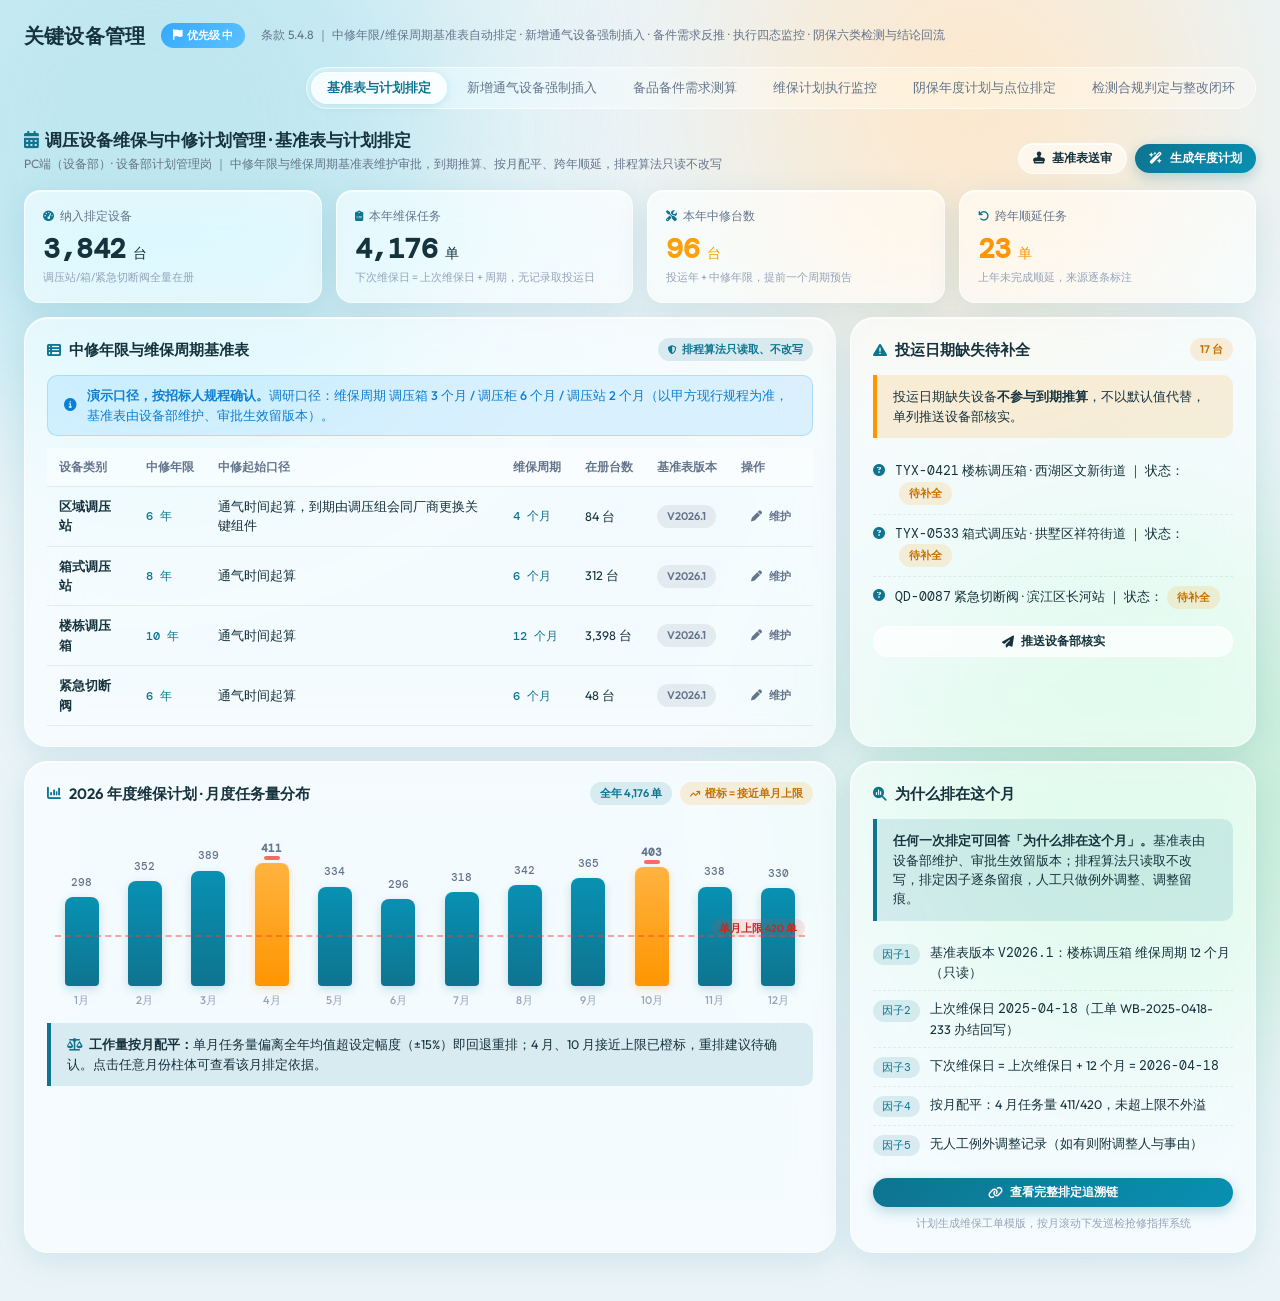
<file: modules/m10-device.html>
<!DOCTYPE html>
<html lang="zh-CN">
<head>
<meta charset="UTF-8">
<meta name="viewport" content="width=device-width, initial-scale=1.0">
<title>关键设备管理 - 杭州燃气管网运营智能体平台</title>
<link href="https://fonts.googleapis.com/css2?family=Outfit:wght@400;500;600;700&family=DM+Mono:wght@400;500&display=swap" rel="stylesheet">
<link rel="stylesheet" href="https://cdnjs.cloudflare.com/ajax/libs/font-awesome/6.5.1/css/all.min.css">
<link rel="stylesheet" href="../styles/liquid-glass.css">
<style>
  /* ===== 模块内补充布局（不另起配色体系，全部沿用 liquid-glass tokens） ===== */
  .bar-chart { display:flex; align-items:flex-end; gap:10px; height:190px; padding:12px 8px 0; position:relative; }
  .bar-col { flex:1; display:flex; flex-direction:column; align-items:center; gap:6px; height:100%; justify-content:flex-end; }
  .bar-value { font-family:'DM Mono',monospace; font-size:11px; font-weight:500; color:var(--c-text-2); }
  .bar-stick { width:100%; max-width:34px; border-radius:8px 8px 4px 4px; background:linear-gradient(180deg,var(--c-primary-hi),var(--c-primary)); box-shadow:0 3px 10px rgba(14,116,144,.22); position:relative; }
  .bar-stick.near { background:linear-gradient(180deg,#FFB340,var(--c-warn)); box-shadow:0 3px 10px rgba(255,149,0,.28); }
  .bar-stick.near::after { content:''; position:absolute; top:-7px; left:50%; transform:translateX(-50%); width:16px; height:4px; border-radius:4px; background:var(--c-danger); opacity:.75; }
  .bar-label { font-size:11px; color:var(--c-text-3); font-weight:500; }
  .bar-limit-line { position:absolute; left:8px; right:8px; border-top:2px dashed rgba(255,59,48,.45); z-index:2; pointer-events:none; }
  .bar-limit-line span { position:absolute; right:0; top:-18px; font-size:10.5px; color:#C42B22; font-weight:600; background:var(--c-danger-soft); padding:1px 8px; border-radius:99px; }
  .formula-card { background:linear-gradient(135deg, rgba(14,116,144,.10), rgba(255,255,255,.5)); border:1px dashed rgba(14,116,144,.35); border-radius:var(--radius-md); padding:18px 20px; text-align:center; }
  .formula-text { font-family:'DM Mono','Outfit',monospace; font-size:16px; font-weight:500; color:var(--c-primary); letter-spacing:.3px; line-height:1.8; }
  .formula-note { font-size:11.5px; color:var(--c-text-2); margin-top:8px; }
  .timeline { position:relative; padding-left:26px; }
  .timeline::before { content:''; position:absolute; left:8px; top:6px; bottom:6px; width:2px; background:linear-gradient(180deg,var(--c-info),var(--c-warn),var(--c-danger)); border-radius:2px; }
  .tl-item { position:relative; padding:10px 0 10px 16px; }
  .tl-item::before { content:''; position:absolute; left:-24px; top:16px; width:12px; height:12px; border-radius:50%; background:#fff; border:3px solid var(--c-info); box-shadow:0 2px 6px rgba(22,50,60,.15); }
  .tl-item.t2::before { border-color:var(--c-warn); }
  .tl-item.t3::before { border-color:var(--c-danger); }
  .tl-title { font-size:13px; font-weight:600; display:flex; align-items:center; gap:8px; flex-wrap:wrap; }
  .tl-desc { font-size:12px; color:var(--c-text-2); margin-top:3px; }
  .voucher-item { display:flex; align-items:center; gap:12px; padding:12px 14px; border-radius:var(--radius-sm); background:rgba(255,255,255,.5); border:1px solid var(--c-line); margin-bottom:10px; }
  .voucher-item .v-ico { width:38px; height:38px; border-radius:12px; display:flex; align-items:center; justify-content:center; font-size:16px; background:var(--c-primary-soft); color:var(--c-primary); flex-shrink:0; }
  .voucher-item.miss .v-ico { background:var(--c-danger-soft); color:var(--c-danger); }
  .threshold-row { display:flex; align-items:center; justify-content:space-between; gap:10px; padding:11px 16px; border-radius:var(--radius-sm); background:rgba(255,255,255,.5); border:1px solid var(--c-line); margin-bottom:9px; }
  .th-range { font-family:'DM Mono',monospace; font-size:13px; font-weight:500; }
  .callout { border-left:4px solid var(--c-primary); background:var(--c-primary-soft); border-radius:0 var(--radius-sm) var(--radius-sm) 0; padding:12px 16px; font-size:12.5px; color:var(--c-text); }
  .callout.warn { border-left-color:var(--c-warn); background:var(--c-warn-soft); }
  .callout.danger { border-left-color:var(--c-danger); background:var(--c-danger-soft); }
  .audit-chain { list-style:none; }
  .audit-chain li { display:flex; gap:10px; padding:8px 0; border-bottom:1px dashed var(--c-line); font-size:12.5px; align-items:flex-start; }
  .audit-chain li:last-child { border-bottom:none; }
  .audit-chain .no { font-family:'DM Mono',monospace; font-size:11px; color:var(--c-primary); background:var(--c-primary-soft); border-radius:99px; padding:2px 9px; flex-shrink:0; margin-top:1px; }
  .cond-item { display:flex; align-items:center; gap:10px; padding:10px 14px; background:rgba(255,255,255,.5); border:1px solid var(--c-line); border-radius:var(--radius-sm); margin-bottom:8px; font-size:12.5px; }
  .cond-item i.ok { color:var(--c-ok); }
  .phone-card { background:#fff; border-radius:14px; padding:12px 14px; margin-bottom:10px; box-shadow:0 2px 8px rgba(22,50,60,.06); }
  .phone-card .p-title { font-size:12.5px; font-weight:700; display:flex; justify-content:space-between; align-items:center; }
  .ph-meter { height:6px; border-radius:6px; background:rgba(22,50,60,.08); overflow:hidden; margin-top:8px; }
  .ph-meter i { display:block; height:100%; border-radius:6px; background:linear-gradient(90deg,var(--c-primary),var(--c-primary-hi)); }
</style>
</head>
<body>
<div class="ambient-blob"></div>

<div class="module-wrap">

  <!-- ===== 模块头 ===== -->
  <div class="module-top">
    <div class="module-title">关键设备管理</div>
    <span class="badge badge-mid"><i class="fa-solid fa-flag"></i> 优先级 中</span>
    <div class="module-sub">条款 5.4.8 ｜ 中修年限/维保周期基准表自动排定 · 新增通气设备强制插入 · 备件需求反推 · 执行四态监控 · 阴保六类检测与结论回流</div>
    <div class="seg" style="margin-left:auto;">
      <button class="seg-item active" data-view="v-调压设备维保与中修计划管理-基准表与计划排定" onclick="switchView('v-调压设备维保与中修计划管理-基准表与计划排定')">基准表与计划排定</button>
      <button class="seg-item" data-view="v-调压设备维保与中修计划管理-新增通气设备强制插入" onclick="switchView('v-调压设备维保与中修计划管理-新增通气设备强制插入')">新增通气设备强制插入</button>
      <button class="seg-item" data-view="v-调压设备维保与中修计划管理-备品备件需求测算" onclick="switchView('v-调压设备维保与中修计划管理-备品备件需求测算')">备品备件需求测算</button>
      <button class="seg-item" data-view="v-维保计划执行监控" onclick="switchView('v-维保计划执行监控')">维保计划执行监控</button>
      <button class="seg-item" data-view="v-钢管阴保检测计划-年度计划与点位排定" onclick="switchView('v-钢管阴保检测计划-年度计划与点位排定')">阴保年度计划与点位排定</button>
      <button class="seg-item" data-view="v-钢管阴保检测-检测数据合规判定与整改闭环" onclick="switchView('v-钢管阴保检测-检测数据合规判定与整改闭环')">检测合规判定与整改闭环</button>
    </div>
  </div>

  <!-- ============================================================
       页面1：基准表与计划排定
       ============================================================ -->
  <section class="view active" id="v-调压设备维保与中修计划管理-基准表与计划排定">
    <div class="page-head">
      <div>
        <div class="page-title"><i class="fa-solid fa-calendar-days" style="color:var(--c-primary);margin-right:6px;"></i>调压设备维保与中修计划管理 · 基准表与计划排定</div>
        <div class="page-desc">PC端（设备部）· 设备部计划管理岗 ｜ 中修年限与维保周期基准表维护审批，到期推算、按月配平、跨年顺延，排程算法只读不改写</div>
      </div>
      <div class="flex wrap" style="gap:8px;">
        <button class="btn btn-glass btn-sm" onclick="showToast('基准表已提交设备部审批，审批生效后留存新版本')"><i class="fa-solid fa-stamp"></i> 基准表送审</button>
        <button class="btn btn-primary btn-sm" onclick="showToast('2026年度维保/中修计划已生成，维保工单模版按月滚动推送巡检抢修指挥系统')"><i class="fa-solid fa-wand-magic-sparkles"></i> 生成年度计划</button>
      </div>
    </div>

    <div class="grid g-4 mb-14">
      <div class="stat-card">
        <div class="stat-label"><i class="fa-solid fa-gauge-high"></i> 纳入排定设备</div>
        <div class="stat-value">3,842<span style="font-size:14px;font-weight:500;"> 台</span></div>
        <div class="stat-sub">调压站/箱/紧急切断阀全量在册</div>
      </div>
      <div class="stat-card">
        <div class="stat-label"><i class="fa-solid fa-clipboard-list"></i> 本年维保任务</div>
        <div class="stat-value">4,176<span style="font-size:14px;font-weight:500;"> 单</span></div>
        <div class="stat-sub">下次维保日 = 上次维保日 + 周期，无记录取投运日</div>
      </div>
      <div class="stat-card">
        <div class="stat-label"><i class="fa-solid fa-screwdriver-wrench"></i> 本年中修台数</div>
        <div class="stat-value accent">96<span style="font-size:14px;font-weight:500;"> 台</span></div>
        <div class="stat-sub">投运年 + 中修年限，提前一个周期预告</div>
      </div>
      <div class="stat-card">
        <div class="stat-label"><i class="fa-solid fa-arrow-rotate-left"></i> 跨年顺延任务</div>
        <div class="stat-value orange">23<span style="font-size:14px;font-weight:500;"> 单</span></div>
        <div class="stat-sub">上年未完成顺延，来源逐条标注</div>
      </div>
    </div>

    <div class="grid g-main-side">
      <div class="glass-card">
        <div class="card-head">
          <div class="card-title"><i class="fa-solid fa-table-list"></i>中修年限与维保周期基准表</div>
          <span class="tag tag-cyan"><i class="fa-solid fa-shield-halved"></i> 排程算法只读取、不改写</span>
        </div>
        <div class="alert-strip blue" style="margin-bottom:12px;">
          <i class="fa-solid fa-circle-info"></i>
          <div><b>演示口径，按招标人规程确认。</b>调研口径：维保周期 调压箱 3 个月 / 调压柜 6 个月 / 调压站 2 个月（以甲方现行规程为准，基准表由设备部维护、审批生效留版本）。</div>
        </div>
        <div class="table-scroll">
          <table class="glass-table">
            <thead>
              <tr>
                <th>设备类别</th><th>中修年限</th><th>中修起始口径</th><th>维保周期</th><th>在册台数</th><th>基准表版本</th><th>操作</th>
              </tr>
            </thead>
            <tbody>
              <tr>
                <td><b>区域调压站</b></td>
                <td><span class="mono">6 年</span></td>
                <td>通气时间起算，到期由调压组会同厂商更换关键组件</td>
                <td><span class="mono">4 个月</span></td>
                <td>84 台</td>
                <td><span class="tag tag-gray">V2026.1</span></td>
                <td><button class="btn btn-ghost btn-xs" onclick="showToast('基准表修改需设备部审批，当前版本 V2026.1 生效中')"><i class="fa-solid fa-pen"></i> 维护</button></td>
              </tr>
              <tr>
                <td><b>箱式调压站</b></td>
                <td><span class="mono">8 年</span></td>
                <td>通气时间起算</td>
                <td><span class="mono">6 个月</span></td>
                <td>312 台</td>
                <td><span class="tag tag-gray">V2026.1</span></td>
                <td><button class="btn btn-ghost btn-xs" onclick="showToast('基准表修改需设备部审批，当前版本 V2026.1 生效中')"><i class="fa-solid fa-pen"></i> 维护</button></td>
              </tr>
              <tr>
                <td><b>楼栋调压箱</b></td>
                <td><span class="mono">10 年</span></td>
                <td>通气时间起算</td>
                <td><span class="mono">12 个月</span></td>
                <td>3,398 台</td>
                <td><span class="tag tag-gray">V2026.1</span></td>
                <td><button class="btn btn-ghost btn-xs" onclick="showToast('基准表修改需设备部审批，当前版本 V2026.1 生效中')"><i class="fa-solid fa-pen"></i> 维护</button></td>
              </tr>
              <tr>
                <td><b>紧急切断阀</b></td>
                <td><span class="mono">6 年</span></td>
                <td>通气时间起算</td>
                <td><span class="mono">6 个月</span></td>
                <td>48 台</td>
                <td><span class="tag tag-gray">V2026.1</span></td>
                <td><button class="btn btn-ghost btn-xs" onclick="showToast('基准表修改需设备部审批，当前版本 V2026.1 生效中')"><i class="fa-solid fa-pen"></i> 维护</button></td>
              </tr>
            </tbody>
          </table>
        </div>
      </div>

      <div class="glass-card">
        <div class="card-head">
          <div class="card-title"><i class="fa-solid fa-triangle-exclamation"></i>投运日期缺失待补全</div>
          <span class="tag tag-orange">17 台</span>
        </div>
        <div class="callout warn mb-14">
          投运日期缺失设备<b>不参与到期推算</b>，不以默认值代替，单列推送设备部核实。
        </div>
        <ul class="icon-list">
          <li><i class="fa-solid fa-circle-question"></i><div><span class="mono">TYX-0421</span> 楼栋调压箱 · 西湖区文新街道 ｜ 状态：<span class="tag tag-orange" style="margin-left:4px;">待补全</span></div></li>
          <li><i class="fa-solid fa-circle-question"></i><div><span class="mono">TYX-0533</span> 箱式调压站 · 拱墅区祥符街道 ｜ 状态：<span class="tag tag-orange" style="margin-left:4px;">待补全</span></div></li>
          <li><i class="fa-solid fa-circle-question"></i><div><span class="mono">QD-0087</span> 紧急切断阀 · 滨江区长河站 ｜ 状态：<span class="tag tag-orange" style="margin-left:4px;">待补全</span></div></li>
        </ul>
        <button class="btn btn-glass btn-sm mt-8" style="width:100%;justify-content:center;" onclick="showToast('待补全清单已推送设备部，共 17 台待核实投运日期')"><i class="fa-solid fa-paper-plane"></i> 推送设备部核实</button>
      </div>
    </div>

    <div class="grid g-main-side mt-14">
      <div class="glass-card">
        <div class="card-head">
          <div class="card-title"><i class="fa-solid fa-chart-column"></i>2026 年度维保计划 · 月度任务量分布</div>
          <div class="flex wrap" style="gap:8px;">
            <span class="tag tag-cyan">全年 4,176 单</span>
            <span class="tag tag-orange"><i class="fa-solid fa-arrow-trend-up"></i> 橙标 = 接近单月上限</span>
          </div>
        </div>
        <div class="bar-chart">
          <div class="bar-limit-line" style="bottom:38%;"><span>单月上限 420 单</span></div>
          <div class="bar-col"><span class="bar-value">298</span><div class="bar-stick" style="height:50%;cursor:pointer;" onclick="openModal('modal-ybyd')"></div><span class="bar-label">1月</span></div>
          <div class="bar-col"><span class="bar-value">352</span><div class="bar-stick" style="height:59%;cursor:pointer;" onclick="openModal('modal-ybyd')"></div><span class="bar-label">2月</span></div>
          <div class="bar-col"><span class="bar-value">389</span><div class="bar-stick" style="height:65%;cursor:pointer;" onclick="openModal('modal-ybyd')"></div><span class="bar-label">3月</span></div>
          <div class="bar-col"><span class="bar-value orange" style="font-weight:700;">411</span><div class="bar-stick near" style="height:69%;cursor:pointer;" onclick="openModal('modal-ybyd')"></div><span class="bar-label">4月</span></div>
          <div class="bar-col"><span class="bar-value">334</span><div class="bar-stick" style="height:56%;cursor:pointer;" onclick="openModal('modal-ybyd')"></div><span class="bar-label">5月</span></div>
          <div class="bar-col"><span class="bar-value">296</span><div class="bar-stick" style="height:49%;cursor:pointer;" onclick="openModal('modal-ybyd')"></div><span class="bar-label">6月</span></div>
          <div class="bar-col"><span class="bar-value">318</span><div class="bar-stick" style="height:53%;cursor:pointer;" onclick="openModal('modal-ybyd')"></div><span class="bar-label">7月</span></div>
          <div class="bar-col"><span class="bar-value">342</span><div class="bar-stick" style="height:57%;cursor:pointer;" onclick="openModal('modal-ybyd')"></div><span class="bar-label">8月</span></div>
          <div class="bar-col"><span class="bar-value">365</span><div class="bar-stick" style="height:61%;cursor:pointer;" onclick="openModal('modal-ybyd')"></div><span class="bar-label">9月</span></div>
          <div class="bar-col"><span class="bar-value orange" style="font-weight:700;">403</span><div class="bar-stick near" style="height:67%;cursor:pointer;" onclick="openModal('modal-ybyd')"></div><span class="bar-label">10月</span></div>
          <div class="bar-col"><span class="bar-value">338</span><div class="bar-stick" style="height:56%;cursor:pointer;" onclick="openModal('modal-ybyd')"></div><span class="bar-label">11月</span></div>
          <div class="bar-col"><span class="bar-value">330</span><div class="bar-stick" style="height:55%;cursor:pointer;" onclick="openModal('modal-ybyd')"></div><span class="bar-label">12月</span></div>
        </div>
        <div class="callout mt-14">
          <i class="fa-solid fa-scale-balanced" style="color:var(--c-primary);margin-right:6px;"></i><b>工作量按月配平：</b>单月任务量偏离全年均值超设定幅度（±15%）即回退重排；4 月、10 月接近上限已橙标，重排建议待确认。点击任意月份柱体可查看该月排定依据。
        </div>
      </div>

      <div class="glass-card">
        <div class="card-head">
          <div class="card-title"><i class="fa-solid fa-magnifying-glass-chart"></i>为什么排在这个月</div>
        </div>
        <div class="callout mb-14">
          <b>任何一次排定可回答「为什么排在这个月」。</b>基准表由设备部维护、审批生效留版本；排程算法只读取不改写，排定因子逐条留痕，人工只做例外调整、调整留痕。
        </div>
        <ul class="audit-chain">
          <li><span class="no">因子1</span><div>基准表版本 <span class="mono">V2026.1</span>：楼栋调压箱 维保周期 12 个月（只读）</div></li>
          <li><span class="no">因子2</span><div>上次维保日 <span class="mono">2025-04-18</span>（工单 WB-2025-0418-233 办结回写）</div></li>
          <li><span class="no">因子3</span><div>下次维保日 = 上次维保日 + 12 个月 = <span class="mono">2026-04-18</span></div></li>
          <li><span class="no">因子4</span><div>按月配平：4 月任务量 411/420，未超上限不外溢</div></li>
          <li><span class="no">因子5</span><div>无人工例外调整记录（如有则附调整人与事由）</div></li>
        </ul>
        <button class="btn btn-primary btn-sm mt-14" style="width:100%;justify-content:center;" onclick="openModal('modal-ybyd')"><i class="fa-solid fa-link"></i> 查看完整排定追溯链</button>
        <div class="tiny mt-8" style="text-align:center;">计划生成维保工单模版，按月滚动下发巡检抢修指挥系统</div>
      </div>
    </div>

    <!-- 弹窗：排定追溯 -->
    <div class="modal-mask" id="modal-ybyd" onclick="if(event.target===this)closeModal('modal-ybyd')">
      <div class="glass-modal">
        <div class="modal-head">
          <div class="modal-title"><i class="fa-solid fa-magnifying-glass-chart" style="color:var(--c-primary);"></i>排定追溯 · 为什么排在这个月</div>
          <button class="modal-close" onclick="closeModal('modal-ybyd')"><i class="fa-solid fa-xmark"></i></button>
        </div>
        <div class="modal-body">
          <div class="alert-strip cyan">
            <i class="fa-solid fa-circle-info"></i>
            <div>对象：楼栋调压箱 <span class="mono">TYX-1207</span>（西湖区文新街道 星洲花园 12 幢）｜ 排定结果：<b>2026 年 4 月维保</b></div>
          </div>
          <table class="glass-table">
            <thead>
              <tr><th>#</th><th>排定因子</th><th>取值</th><th>来源</th></tr>
            </thead>
            <tbody>
              <tr><td><span class="mono">01</span></td><td>维保周期</td><td><span class="mono">12 个月</span></td><td>基准表 V2026.1（审批生效，只读）</td></tr>
              <tr><td><span class="mono">02</span></td><td>上次维保日</td><td><span class="mono">2025-04-18</span></td><td>维保工单 WB-2025-0418-233 办结回写</td></tr>
              <tr><td><span class="mono">03</span></td><td>到期推算</td><td><span class="mono">2026-04-18</span></td><td>上次维保日 + 周期（无记录取投运日）</td></tr>
              <tr><td><span class="mono">04</span></td><td>月度配平</td><td>4 月 411 / 上限 420</td><td>配平算法，偏离均值未超 ±15%</td></tr>
              <tr><td><span class="mono">05</span></td><td>例外调整</td><td>无</td><td>人工调整台账（当前无记录）</td></tr>
              <tr><td><span class="mono">06</span></td><td>顺延来源</td><td>否</td><td>上年完成，未跨年顺延</td></tr>
            </tbody>
          </table>
          <div class="tiny mt-8">结论：该设备维保到期落在 2026-04-18，且 4 月任务量未超单月上限，故排定于 4 月。排程算法只读取基准表，不改写；人工例外调整逐条留痕可查。</div>
        </div>
        <div class="modal-foot">
          <button class="btn btn-glass btn-sm" onclick="closeModal('modal-ybyd')">关闭</button>
          <button class="btn btn-primary btn-sm" onclick="closeModal('modal-ybyd');showToast('追溯链已导出，可附在月度计划说明中')"><i class="fa-solid fa-file-export"></i> 导出追溯链</button>
        </div>
      </div>
    </div>
  </section>

  <!-- ============================================================
       页面2：新增通气设备强制插入
       ============================================================ -->
  <section class="view" id="v-调压设备维保与中修计划管理-新增通气设备强制插入">
    <div class="page-head">
      <div>
        <div class="page-title"><i class="fa-solid fa-plug-circle-bolt" style="color:var(--c-primary);margin-right:6px;"></i>调压设备维保与中修计划管理 · 新增通气设备强制插入</div>
        <div class="page-desc">PC端（设备部）· 设备部、运行站站长 ｜ 竣工通气单办结当日捕获，当晚随计划重算强制插入，移出被红色阻断，改期须设备部审批</div>
      </div>
      <div class="flex wrap" style="gap:8px;">
        <span class="tag tag-red"><i class="fa-solid fa-lock"></i> 考核硬约束：新增对象纳入率 100%</span>
        <button class="btn btn-glass btn-sm" onclick="showToast('已刷新：竣工通气单办结捕获为实时触发，无需手工刷新')"><i class="fa-solid fa-rotate"></i> 刷新捕获</button>
      </div>
    </div>

    <div class="grid g-4 mb-14">
      <div class="stat-card">
        <div class="stat-label"><i class="fa-solid fa-bolt"></i> 本期新增通气设备</div>
        <div class="stat-value blue">12<span style="font-size:14px;font-weight:500;"> 台</span></div>
        <div class="stat-sub">近 30 天 · 每台可回溯触发单据</div>
      </div>
      <div class="stat-card">
        <div class="stat-label"><i class="fa-solid fa-stopwatch"></i> 当日捕获率</div>
        <div class="stat-value green">100<span style="font-size:14px;font-weight:500;">%</span></div>
        <div class="stat-sub">办结即捕获，不等下一年度计划</div>
      </div>
      <div class="stat-card">
        <div class="stat-label"><i class="fa-solid fa-calendar-plus"></i> 已插入计划</div>
        <div class="stat-value">12<span style="font-size:14px;font-weight:500;"> / 12 台</span></div>
        <div class="stat-sub">插入通气日后下一个维保周期</div>
      </div>
      <div class="stat-card">
        <div class="stat-label"><i class="fa-solid fa-file-signature"></i> 改期申请（本期）</div>
        <div class="stat-value orange">1<span style="font-size:14px;font-weight:500;"> 件</span></div>
        <div class="stat-sub">审批中 · 改期只改时间不改变必须做</div>
      </div>
    </div>

    <div class="glass-card mb-14">
      <div class="card-head">
        <div class="card-title"><i class="fa-solid fa-list-check"></i>本期新增通气设备清单（近 30 天）</div>
        <button class="btn btn-danger btn-sm" onclick="openModal('modal-block-remove')"><i class="fa-solid fa-ban"></i> 演示：尝试移出计划</button>
      </div>
      <div class="table-scroll">
        <table class="glass-table">
          <thead>
            <tr>
              <th>触发单号（竣工通气单）</th><th>设备编号</th><th>设备类型</th><th>办结日期</th><th>插入位置（坐标落区）</th><th>插入月</th><th>纳入情况</th><th>操作</th>
            </tr>
          </thead>
          <tbody>
            <tr>
              <td class="mono">TQ-2026-0912-036</td><td class="mono">TYX-3980</td><td>楼栋调压箱</td><td>2026-09-12</td><td>西湖区 · 文新站 · 调压 2 班</td><td>2027-09</td>
              <td><span class="tag tag-green"><i class="fa-solid fa-check"></i> 已纳入</span></td>
              <td><button class="btn btn-ghost btn-xs" onclick="showToast('触发单据 TQ-2026-0912-036：工程部办结当日捕获，插入动作已留存')"><i class="fa-solid fa-file-triangle"></i> 回溯单据</button></td>
            </tr>
            <tr>
              <td class="mono">TQ-2026-0915-042</td><td class="mono">TYX-3981</td><td>楼栋调压箱</td><td>2026-09-15</td><td>拱墅区 · 祥符站 · 调压 1 班</td><td>2027-09</td>
              <td><span class="tag tag-green"><i class="fa-solid fa-check"></i> 已纳入</span></td>
              <td><button class="btn btn-ghost btn-xs" onclick="showToast('触发单据 TQ-2026-0915-042：插入位置按设备坐标落区判定运行站与责任班组')"><i class="fa-solid fa-file-triangle"></i> 回溯单据</button></td>
            </tr>
            <tr>
              <td class="mono">TQ-2026-0918-051</td><td class="mono">XSY-0417</td><td>箱式调压站</td><td>2026-09-18</td><td>滨江区 · 长河站 · 调压 3 班</td><td>2027-03</td>
              <td><span class="tag tag-green"><i class="fa-solid fa-check"></i> 已纳入</span></td>
              <td><button class="btn btn-ghost btn-xs" onclick="showToast('触发单据 TQ-2026-0918-051：箱式调压站维保周期 6 个月，插入 2027-03')"><i class="fa-solid fa-file-triangle"></i> 回溯单据</button></td>
            </tr>
            <tr>
              <td class="mono">TQ-2026-0922-064</td><td class="mono">TYX-3982</td><td>楼栋调压箱</td><td>2026-09-22</td><td>余杭区 · 仓前站 · 调压 2 班</td><td>2027-09</td>
              <td><span class="tag tag-orange"><i class="fa-solid fa-clock-rotate-left"></i> 改期审批中</span></td>
              <td><button class="btn btn-ghost btn-xs" onclick="openModal('modal-reschedule')"><i class="fa-solid fa-pen-to-square"></i> 查看改期申请</button></td>
            </tr>
            <tr>
              <td class="mono">TQ-2026-0925-070</td><td class="mono">QD-0163</td><td>紧急切断阀</td><td>2026-09-25</td><td>萧山区 · 宁围站 · 调压 1 班</td><td>2027-03</td>
              <td><span class="tag tag-green"><i class="fa-solid fa-check"></i> 已纳入</span></td>
              <td><button class="btn btn-ghost btn-xs" onclick="showToast('触发单据 TQ-2026-0925-070：紧急切断阀随站纳入，当晚随计划重算插入')"><i class="fa-solid fa-file-triangle"></i> 回溯单据</button></td>
            </tr>
          </tbody>
        </table>
      </div>
      <div class="tiny mt-8">演示数据共 12 台，表内展示 5 条样例。每台设备的插入动作、触发单号、改期申请与审批逐条留存；与巡检排班助手共用同一合规性校验器。</div>
    </div>

    <div class="grid g-2">
      <div class="glass-card">
        <div class="card-head">
          <div class="card-title"><i class="fa-solid fa-gears"></i>强制插入机制</div>
        </div>
        <div class="steps mb-14">
          <div class="step done"><span class="dot"><i class="fa-solid fa-check"></i></span>竣工通气单办结</div>
          <div class="step done"><span class="dot"><i class="fa-solid fa-check"></i></span>当日捕获台账新增</div>
          <div class="step done"><span class="dot"><i class="fa-solid fa-check"></i></span>当晚计划重算</div>
          <div class="step active"><span class="dot">4</span>插入下一维保周期</div>
        </div>
        <ul class="icon-list">
          <li><i class="fa-solid fa-location-dot"></i><div><b>插入位置判定：</b>按设备坐标落区自动判定运行站与责任班组</div></li>
          <li><i class="fa-solid fa-lock"></i><div><b>系统不提供移出入口：</b>试图移出将被红色阻断并说明依据（条款 5.4.8）</div></li>
          <li><i class="fa-solid fa-pen-ruler"></i><div><b>确需调整只能申请改期：</b>经设备部审批，改期只改时间、不改变「必须做」</div></li>
          <li><i class="fa-solid fa-clock"></i><div><b>不等年度计划：</b>工程部办结当日即捕获插入，避免当年脱管</div></li>
        </ul>
      </div>

      <div class="glass-card">
        <div class="card-head">
          <div class="card-title"><i class="fa-solid fa-user-shield"></i>改期申请与审批（本期）</div>
          <span class="tag tag-orange">1 件审批中</span>
        </div>
        <div class="voucher-item">
          <div class="v-ico"><i class="fa-solid fa-clock-rotate-left"></i></div>
          <div style="flex:1;">
            <div class="flex-between"><b class="mono" style="font-size:12px;">TYX-3982 · 仓前站</b><span class="tag tag-orange">设备部审批中</span></div>
            <div class="tiny mt-8">申请：2027-09 → 2027-11 ｜ 事由：小区外立面整治，10-11 月内场受限</div>
          </div>
          <button class="btn btn-glass btn-xs" onclick="openModal('modal-reschedule')">详情</button>
        </div>
        <div class="callout danger">
          <i class="fa-solid fa-circle-exclamation" style="color:var(--c-danger);margin-right:6px;"></i><b>合规提示：</b>改期经设备部审批且只改时间、不改变「必须做」；改期后任务自动顺延并留痕，不会从计划中消失。
        </div>
      </div>
    </div>

    <!-- 弹窗：红色阻断（移出计划） -->
    <div class="modal-mask" id="modal-block-remove" onclick="if(event.target===this)closeModal('modal-block-remove')">
      <div class="glass-modal blocking">
        <div class="blocking-strip"><i class="fa-solid fa-ban"></i> 合规阻断 · 操作被拒绝</div>
        <div class="modal-head">
          <div class="modal-title" style="color:#C42B22;"><i class="fa-solid fa-octagon-exclamation"></i>不可移出计划</div>
          <button class="modal-close" onclick="closeModal('modal-block-remove')"><i class="fa-solid fa-xmark"></i></button>
        </div>
        <div class="modal-body">
          <div class="alert-strip red">
            <i class="fa-solid fa-file-shield"></i>
            <div>您尝试将新增通气设备移出维保计划。系统<b>不提供移出入口</b>，本次操作已被阻断并记录。</div>
          </div>
          <table class="glass-table">
            <tbody>
              <tr><td style="color:var(--c-text-2);width:120px;">阻断对象</td><td>楼栋调压箱 <span class="mono">TYX-3980</span>（触发单号 <span class="mono">TQ-2026-0912-036</span>）</td></tr>
              <tr><td style="color:var(--c-text-2);">阻断依据一</td><td>条款 5.4.8：新增通气设备强制插入维保计划</td></tr>
              <tr><td style="color:var(--c-text-2);">阻断依据二</td><td>考核指标：新增对象纳入率 <b>100%</b>（系统硬约束）</td></tr>
              <tr><td style="color:var(--c-text-2);">阻断依据三</td><td>维保是「必须做」的法定动作，不可通过移出计划规避</td></tr>
              <tr><td style="color:var(--c-text-2);">合规出路</td><td><b>仅可申请改期</b>：经设备部审批，改期只改时间、不改变必须做</td></tr>
            </tbody>
          </table>
          <div class="callout mt-14" style="border-left-color:var(--c-danger);background:var(--c-danger-soft);">
            本次尝试已按操作人、时间、对象逐条留存审计记录。如设备确已废弃或变更材质，请走台账变更流程，而非移出计划。
          </div>
        </div>
        <div class="modal-foot">
          <button class="btn btn-glass btn-sm" onclick="closeModal('modal-block-remove')"><i class="fa-solid fa-check"></i> 知道了</button>
          <button class="btn btn-primary btn-sm" onclick="closeModal('modal-block-remove');openModal('modal-reschedule')"><i class="fa-solid fa-clock-rotate-left"></i> 去申请改期</button>
        </div>
      </div>
    </div>

    <!-- 弹窗：改期申请 -->
    <div class="modal-mask" id="modal-reschedule" onclick="if(event.target===this)closeModal('modal-reschedule')">
      <div class="glass-modal">
        <div class="modal-head">
          <div class="modal-title"><i class="fa-solid fa-clock-rotate-left" style="color:var(--c-primary);"></i>改期申请详情 · TYX-3982</div>
          <button class="modal-close" onclick="closeModal('modal-reschedule')"><i class="fa-solid fa-xmark"></i></button>
        </div>
        <div class="modal-body">
          <dl class="kv mb-14">
            <dt>设备编号</dt><dd class="mono">TYX-3982（楼栋调压箱 · 余杭区仓前站 · 调压 2 班）</dd>
            <dt>触发单号</dt><dd class="mono">TQ-2026-0922-064（2026-09-22 办结）</dd>
            <dt>原排定月</dt><dd>2027-09（通气日后下一个维保周期）</dd>
            <dt>申请改至</dt><dd>2027-11</dd>
            <dt>改期事由</dt><dd>小区外立面整治，10-11 月内场作业受限，附街道证明</dd>
            <dt>申请人</dt><dd>仓前站站长 陈*明（2026-09-26 提交）</dd>
            <dt>审批流</dt><dd>设备部审批中（收件人：设备部 计划管理岗）</dd>
          </dl>
          <div class="alert-strip cyan">
            <i class="fa-solid fa-circle-info"></i>
            <div>改期<b>只改时间、不改变「必须做」</b>：审批通过后任务自动顺延至 2027-11 并重新配平，改期记录逐条留存可回溯。</div>
          </div>
        </div>
        <div class="modal-foot">
          <button class="btn btn-glass btn-sm" onclick="closeModal('modal-reschedule')">关闭</button>
          <button class="btn btn-primary btn-sm" onclick="closeModal('modal-reschedule');showToast('改期申请已催办设备部审批（演示）')"><i class="fa-solid fa-bell"></i> 催办审批</button>
        </div>
      </div>
    </div>
  </section>

  <!-- ============================================================
       页面3：备品备件需求测算
       ============================================================ -->
  <section class="view" id="v-调压设备维保与中修计划管理-备品备件需求测算">
    <div class="page-head">
      <div>
        <div class="page-title"><i class="fa-solid fa-boxes-stacked" style="color:var(--c-primary);margin-right:6px;"></i>调压设备维保与中修计划管理 · 备品备件需求测算</div>
        <div class="page-desc">PC端（设备部/物资部）· 设备部、物资部 ｜ 按中修计划反推未来 12 个月备件需求，实时比对库存得缺口，倒排建议下单时间，到点自动推送</div>
      </div>
      <div class="flex wrap" style="gap:8px;">
        <span class="tag tag-cyan"><i class="fa-solid fa-rotate"></i> 每周随中修计划变动重算</span>
        <button class="btn btn-glass btn-sm" onclick="showToast('已触发重算：测算每周随中修计划变动重算，无需人工核对')"><i class="fa-solid fa-calculator"></i> 立即重算</button>
      </div>
    </div>

    <div class="grid g-main-side mb-14">
      <div class="glass-card">
        <div class="card-head">
          <div class="card-title"><i class="fa-solid fa-square-root-variable"></i>需求测算模型</div>
          <span class="tag tag-cyan">损耗率/安全库存按备件类别配置，设备部与物资部共同确认</span>
        </div>
        <div class="formula-card">
          <div class="formula-text">需求量 = 预计中修台数 × 单台用量 × ( 1 + 损耗率 ) + 安全库存</div>
          <div class="formula-note">建议采购量 = 需求量 − 可用库存 ｜ 建议下单时间 = 需用月份 − 采购周期 − 到货缓冲 ｜ 测算依据：中修台账（96 台 / 未来 12 个月）</div>
        </div>
        <div class="grid g-3 mt-14">
          <div class="stat-card" style="padding:14px 16px;">
            <div class="stat-label"><i class="fa-solid fa-industry"></i> 预计中修台数</div>
            <div class="stat-value" style="font-size:22px;">96<span style="font-size:12px;font-weight:500;"> 台</span></div>
            <div class="stat-sub">未来 12 个月 · 来源于中修计划</div>
          </div>
          <div class="stat-card" style="padding:14px 16px;">
            <div class="stat-label"><i class="fa-solid fa-hourglass-half"></i> 采购周期 + 缓冲</div>
            <div class="stat-value" style="font-size:22px;">60<span style="font-size:12px;font-weight:500;"> + 15 天</span></div>
            <div class="stat-sub">关键组件类通用参数，按类别可配</div>
          </div>
          <div class="stat-card" style="padding:14px 16px;">
            <div class="stat-label"><i class="fa-solid fa-bell"></i> 本周到点推送</div>
            <div class="stat-value orange" style="font-size:22px;">2<span style="font-size:12px;font-weight:500;"> 项</span></div>
            <div class="stat-sub">到达建议下单时间，自动推送物资部</div>
          </div>
        </div>
      </div>

      <div class="glass-card">
        <div class="card-head">
          <div class="card-title"><i class="fa-solid fa-link"></i>测算链路</div>
        </div>
        <div class="steps mb-14" style="flex-direction:column;align-items:stretch;gap:8px;">
          <div class="step done" style="width:100%;"><span class="dot"><i class="fa-solid fa-check"></i></span>中修计划排定（96 台 · 按月分布）</div>
          <div class="step done" style="width:100%;"><span class="dot"><i class="fa-solid fa-check"></i></span>反推未来 12 个月备件需求（每周重算）</div>
          <div class="step active" style="width:100%;"><span class="dot">3</span>与物资系统实时库存比对 → 缺口</div>
          <div class="step" style="width:100%;"><span class="dot">4</span>按采购周期与到货缓冲倒排建议下单时间</div>
          <div class="step" style="width:100%;"><span class="dot">5</span>到点自动推送物资部 · 一键生成采购申请</div>
        </div>
        <div class="callout">
          中修计划一变，需求随之重算，<b>不需人工核对</b>。物资系统查不到对应物料编码时标注「需人工确认物料」，不直接生成。
        </div>
      </div>
    </div>

    <div class="glass-card">
      <div class="card-head">
        <div class="card-title"><i class="fa-solid fa-table-list"></i>未来 12 个月备件需求与缺口</div>
        <button class="btn btn-glass btn-sm" onclick="openModal('modal-purchase')"><i class="fa-solid fa-bell"></i> 演示：到点自动推送</button>
      </div>
      <div class="table-scroll">
        <table class="glass-table">
          <thead>
            <tr>
              <th>备件名称</th><th>物料编码</th><th>预计中修台数</th><th>单台用量</th><th>损耗率</th><th>安全库存</th><th>需求量</th><th>可用库存</th><th>缺口</th><th>建议下单时间</th><th>操作</th>
            </tr>
          </thead>
          <tbody>
            <tr>
              <td><b>调压器主阀阀芯</b></td><td class="mono">WL-TP-3012</td><td>84 台</td><td>1 件</td><td>5%</td><td>6 件</td><td><b class="mono">94</b></td><td class="mono">31</td>
              <td><span class="tag tag-red">63 件</span></td><td><b>2026-11-10</b></td>
              <td><button class="btn btn-primary btn-xs" onclick="openModal('modal-purchase')"><i class="fa-solid fa-file-circle-plus"></i> 生成采购申请</button></td>
            </tr>
            <tr>
              <td><b>指挥器皮膜组件</b></td><td class="mono">WL-TP-1108</td><td>84 台</td><td>1 套</td><td>8%</td><td>8 套</td><td><b class="mono">98</b></td><td class="mono">52</td>
              <td><span class="tag tag-red">46 套</span></td><td><b>2026-11-10</b></td>
              <td><button class="btn btn-primary btn-xs" onclick="openModal('modal-purchase')"><i class="fa-solid fa-file-circle-plus"></i> 生成采购申请</button></td>
            </tr>
            <tr>
              <td><b>紧急切断阀电磁线圈</b></td><td class="mono">WL-QD-2205</td><td>48 台</td><td>1 只</td><td>3%</td><td>4 只</td><td><b class="mono">53</b></td><td class="mono">47</td>
              <td><span class="tag tag-orange">6 只</span></td><td><b>2026-12-05</b></td>
              <td><button class="btn btn-glass btn-xs" onclick="showToast('采购申请草稿已保存，建议下单时间未到，暂不推送物资部')"><i class="fa-solid fa-floppy-disk"></i> 暂存草稿</button></td>
            </tr>
            <tr>
              <td><b>箱式站过滤器滤芯</b></td><td class="mono">WL-XS-4102</td><td>312 台</td><td>2 只</td><td>6%</td><td>30 只</td><td><b class="mono">691</b></td><td class="mono">655</td>
              <td><span class="tag tag-orange">36 只</span></td><td><b>2027-01-15</b></td>
              <td><button class="btn btn-glass btn-xs" onclick="showToast('采购申请草稿已保存，建议下单时间未到，暂不推送物资部')"><i class="fa-solid fa-floppy-disk"></i> 暂存草稿</button></td>
            </tr>
            <tr>
              <td><b>区域站调压阀密封垫组</b></td><td class="mono" style="color:var(--c-warn);">待匹配</td><td>84 台</td><td>1 组</td><td>5%</td><td>6 组</td><td><b class="mono">94</b></td><td class="mono">22</td>
              <td><span class="tag tag-red">72 组</span></td><td><b>2026-11-20</b></td>
              <td><button class="btn btn-glass btn-xs" onclick="showToast('物资系统查不到对应物料编码，已标注需人工确认物料，不直接生成采购申请')"><i class="fa-solid fa-triangle-exclamation"></i> 需人工确认物料</button></td>
            </tr>
          </tbody>
        </table>
      </div>
      <div class="tiny mt-8">需求量按公式逐台类别测算；缺口 = 需求量 − 可用库存（物资系统实时读数）；建议下单时间按「需用月份 − 采购周期 − 到货缓冲」倒排。</div>
    </div>

    <!-- 弹窗：到点自动推送采购申请 -->
    <div class="modal-mask" id="modal-purchase" onclick="if(event.target===this)closeModal('modal-purchase')">
      <div class="glass-modal wide">
        <div class="modal-head">
          <div class="modal-title"><i class="fa-solid fa-bell" style="color:var(--c-warn);"></i>到点自动推送 · 采购申请（预生成）</div>
          <button class="modal-close" onclick="closeModal('modal-purchase')"><i class="fa-solid fa-xmark"></i></button>
        </div>
        <div class="modal-body">
          <div class="alert-strip orange">
            <i class="fa-solid fa-clock"></i>
            <div>到达建议下单时间 <b>2026-11-10</b>，系统自动推送物资部；本演示为提前预览。申请单附带完整测算依据，可追溯至中修台账。</div>
          </div>
          <dl class="kv mb-14">
            <dt>申请单号</dt><dd class="mono">CG-2026-1110-007（预生成）</dd>
            <dt>推送对象</dt><dd>物资部 · 采购计划岗</dd>
            <dt>测算依据</dt><dd>中修台账（2026-11 至 2027-10 · 96 台）+ 备件参数配置 V3</dd>
          </dl>
          <table class="glass-table">
            <thead>
              <tr><th>备件名称</th><th>物料编码</th><th>需求量</th><th>可用库存</th><th>建议采购量</th></tr>
            </thead>
            <tbody>
              <tr><td>调压器主阀阀芯</td><td class="mono">WL-TP-3012</td><td class="mono">94</td><td class="mono">31</td><td><b class="mono">63 件</b></td></tr>
              <tr><td>指挥器皮膜组件</td><td class="mono">WL-TP-1108</td><td class="mono">98</td><td class="mono">52</td><td><b class="mono">46 套</b></td></tr>
            </tbody>
          </table>
          <div class="callout mt-14">
            <i class="fa-solid fa-calculator" style="color:var(--c-primary);margin-right:6px;"></i>测算示例：主阀阀芯 需求量 = 84 台 × 1 件 × (1 + 5%) + 6 件安全库存 = <b>94 件</b>；建议采购量 = 94 − 31 可用库存 = <b>63 件</b>。
          </div>
        </div>
        <div class="modal-foot">
          <button class="btn btn-glass btn-sm" onclick="closeModal('modal-purchase')">取消</button>
          <button class="btn btn-primary btn-sm" onclick="closeModal('modal-purchase');showToast('采购申请已生成并附测算依据，推送物资部采购计划岗')"><i class="fa-solid fa-paper-plane"></i> 一键生成并推送</button>
        </div>
      </div>
    </div>
  </section>

  <!-- ============================================================
       页面4：维保计划执行监控
       ============================================================ -->
  <section class="view" id="v-维保计划执行监控">
    <div class="page-head">
      <div>
        <div class="page-title"><i class="fa-solid fa-gauge" style="color:var(--c-primary);margin-right:6px;"></i>维保计划执行监控</div>
        <div class="page-desc">PC端 + 外勤APP · 维保班组、站长、设备部 ｜ 执行四态全部由工单动作驱动，凭证三件套门槛，每日 08:00 逾期扫描分档升级</div>
      </div>
      <div class="flex wrap" style="gap:8px;">
        <span class="tag tag-cyan"><i class="fa-solid fa-ban"></i> 不设人工改状态入口</span>
        <span class="tag tag-green"><i class="fa-solid fa-clock"></i> 今日 08:00 扫描已执行</span>
      </div>
    </div>

    <div class="grid g-4 mb-14">
      <div class="stat-card">
        <div class="stat-label"><i class="fa-regular fa-circle"></i> 未开始</div>
        <div class="stat-value blue">712</div>
        <div class="stat-sub">工单未签收 ｜ 判定条件：未签收</div>
      </div>
      <div class="stat-card">
        <div class="stat-label"><i class="fa-solid fa-circle-half-stroke"></i> 进行中</div>
        <div class="stat-value accent">164</div>
        <div class="stat-sub">已签收未办结，或办结但凭证不全</div>
      </div>
      <div class="stat-card">
        <div class="stat-label"><i class="fa-solid fa-circle-check"></i> 已完成</div>
        <div class="stat-value green">3,218</div>
        <div class="stat-sub">办结且凭证三件套齐全</div>
      </div>
      <div class="stat-card">
        <div class="stat-label"><i class="fa-solid fa-circle-exclamation"></i> 逾期</div>
        <div class="stat-value red">82</div>
        <div class="stat-sub">超计划周期未办结 ｜ 分档升级中</div>
      </div>
    </div>

    <div class="grid g-main-side mb-14">
      <div class="glass-card">
        <div class="card-head">
          <div class="card-title"><i class="fa-solid fa-table-cells-large"></i>执行看板（运行站 / 班组 / 设备类别 三维度同口径）</div>
          <span class="tag tag-cyan">2026-10 月度</span>
        </div>
        <div class="table-scroll">
          <table class="glass-table">
            <thead>
              <tr><th>运行站 / 班组</th><th>设备类别</th><th>月任务</th><th>未开始</th><th>进行中</th><th>已完成</th><th>逾期</th><th>按期执行率</th><th>操作</th></tr>
            </thead>
            <tbody>
              <tr>
                <td><b>文新站 · 调压 2 班</b></td><td>楼栋调压箱</td><td class="mono">128</td><td class="mono">9</td><td class="mono">5</td><td class="mono">110</td><td><span class="tag tag-red">4</span></td>
                <td>
                  <div class="flex" style="gap:8px;"><div class="meter" style="flex:1;min-width:64px;"><div class="meter-fill green" style="width:86%;"></div></div><span class="mono" style="font-size:11.5px;">86%</span></div>
                </td>
                <td><button class="btn btn-ghost btn-xs" onclick="openModal('modal-voucher')"><i class="fa-solid fa-shield-halved"></i> 凭证核验</button></td>
              </tr>
              <tr>
                <td><b>祥符站 · 调压 1 班</b></td><td>楼栋调压箱</td><td class="mono">96</td><td class="mono">6</td><td class="mono">3</td><td class="mono">84</td><td><span class="tag tag-orange">3</span></td>
                <td>
                  <div class="flex" style="gap:8px;"><div class="meter" style="flex:1;min-width:64px;"><div class="meter-fill green" style="width:88%;"></div></div><span class="mono" style="font-size:11.5px;">88%</span></div>
                </td>
                <td><button class="btn btn-ghost btn-xs" onclick="openModal('modal-voucher')"><i class="fa-solid fa-shield-halved"></i> 凭证核验</button></td>
              </tr>
              <tr>
                <td><b>长河站 · 调压 3 班</b></td><td>箱式调压站</td><td class="mono">22</td><td class="mono">1</td><td class="mono">2</td><td class="mono">19</td><td><span class="tag tag-red">2</span></td>
                <td>
                  <div class="flex" style="gap:8px;"><div class="meter" style="flex:1;min-width:64px;"><div class="meter-fill orange" style="width:82%;"></div></div><span class="mono" style="font-size:11.5px;">82%</span></div>
                </td>
                <td><button class="btn btn-ghost btn-xs" onclick="openModal('modal-voucher')"><i class="fa-solid fa-shield-halved"></i> 凭证核验</button></td>
              </tr>
              <tr>
                <td><b>宁围站 · 调压 1 班</b></td><td>紧急切断阀</td><td class="mono">4</td><td class="mono">0</td><td class="mono">1</td><td class="mono">3</td><td><span class="tag tag-gray">0</span></td>
                <td>
                  <div class="flex" style="gap:8px;"><div class="meter" style="flex:1;min-width:64px;"><div class="meter-fill green" style="width:100%;"></div></div><span class="mono" style="font-size:11.5px;">100%</span></div>
                </td>
                <td><button class="btn btn-ghost btn-xs" onclick="openModal('modal-voucher')"><i class="fa-solid fa-shield-halved"></i> 凭证核验</button></td>
              </tr>
            </tbody>
          </table>
        </div>
        <div class="tiny mt-8">按期执行率口径与效能模块共用；工单办结但凭证不全仍判「进行中」，逐项提示缺什么、不计入完成数。</div>
      </div>

      <div class="glass-card">
        <div class="card-head">
          <div class="card-title"><i class="fa-solid fa-shield-halved"></i>已完成凭证门槛 · 三件套</div>
        </div>
        <div class="voucher-item">
          <div class="v-ico"><i class="fa-solid fa-file-signature"></i></div>
          <div style="flex:1;">
            <b style="font-size:12.5px;">维保工单签字</b>
            <div class="tiny">班组签字 + 站长确认，APP 内电子签名</div>
          </div>
          <span class="tag tag-green"><i class="fa-solid fa-check"></i> 已校验</span>
        </div>
        <div class="voucher-item">
          <div class="v-ico"><i class="fa-solid fa-camera-retro"></i></div>
          <div style="flex:1;">
            <b style="font-size:12.5px;">带水印现场照片</b>
            <div class="tiny">时间/坐标/工单号水印，设备编号可辨识（复用关键设备稽核能力）</div>
          </div>
          <span class="tag tag-green"><i class="fa-solid fa-check"></i> 已校验</span>
        </div>
        <div class="voucher-item miss">
          <div class="v-ico"><i class="fa-solid fa-clipboard-check"></i></div>
          <div style="flex:1;">
            <b style="font-size:12.5px;">维保记录单</b>
            <div class="tiny">必填完整、量程合理（作业时间须落在计划周期内）</div>
          </div>
          <span class="tag tag-red">缺 2 项</span>
        </div>
        <div class="callout">
          APP 提交时<b>即时校验</b>：三项凭证不齐，提交按钮不可用——补齐成本从事后几天降到现场几十秒；断网凭证本地暂存，恢复后自动补传。
        </div>
        <button class="btn btn-glass btn-sm mt-14" style="width:100%;justify-content:center;" onclick="openModal('modal-voucher')"><i class="fa-solid fa-list-check"></i> 查看逐项校验明细</button>
      </div>
    </div>

    <div class="grid g-pc-phone">
      <div class="glass-card">
        <div class="card-head">
          <div class="card-title"><i class="fa-solid fa-clock-rotate-left"></i>每日 08:00 逾期扫描 · 分档升级</div>
          <span class="tag tag-red">当前逾期 82 单</span>
        </div>
        <div class="timeline">
          <div class="tl-item">
            <div class="tl-title">逾期 1-2 天 <span class="tag tag-blue">提醒班组</span></div>
            <div class="tl-desc">系统提醒责任班组尽快办结；今日命中 47 单，已推送 APP 待办与短信。</div>
          </div>
          <div class="tl-item t2">
            <div class="tl-title">逾期 3-5 天 <span class="tag tag-orange">升级站长 + 填事由</span></div>
            <div class="tl-desc">升级运行站站长督办，班组必须填写逾期事由；今日命中 28 单，事由归集中。</div>
          </div>
          <div class="tl-item t3">
            <div class="tl-title">逾期 &gt; 5 天 <span class="tag tag-red">升级设备部 · 计入当月台账</span></div>
            <div class="tl-desc">升级设备部督办并计入当月执行台账；今日命中 7 单，已列入月度例会清单。</div>
          </div>
        </div>
        <hr class="divider">
        <div class="card-title mb-8"><i class="fa-solid fa-inbox"></i>逾期事由归集与回调</div>
        <div class="grid g-2" style="gap:10px;">
          <div class="cond-item"><i class="fa-solid fa-rotate-left ok"></i><div><b>计划排布不合理</b><span class="tiny">（11 单）→ 回调下一轮月度配平参数</span></div></div>
          <div class="cond-item"><i class="fa-solid fa-user-clock" style="color:var(--c-danger);"></i><div><b>执行没跟上</b><span class="tiny">（18 单）→ 进执行台账，触发流程改进</span></div></div>
        </div>
      </div>

      <div>
        <div class="glass-card mb-14" style="padding:16px 18px;">
          <div class="card-title mb-8"><i class="fa-solid fa-mobile-screen-button"></i>外勤 APP · 凭证即时校验</div>
          <div class="tiny">作业：楼栋调压箱 <span class="mono">TYX-1207</span> 维保（工单 <span class="mono">WB-2026-1012-036</span>）</div>
        </div>
        <div class="phone-frame">
          <div class="phone-screen">
            <div class="phone-notch"></div>
            <div class="phone-statusbar"><span>09:41</span><span>杭州燃气作业</span><span><i class="fa-solid fa-signal"></i> <i class="fa-solid fa-battery-three-quarters"></i></span></div>
            <div class="phone-body">
              <div class="phone-card">
                <div class="p-title"><span>维保凭证提交</span><span class="tag tag-orange">进行中</span></div>
                <div class="tiny mt-8">三件套不齐，提交按钮不可用</div>
              </div>
              <div class="phone-card">
                <div class="flex-between"><span style="font-size:12px;"><i class="fa-solid fa-file-signature" style="color:var(--c-ok);"></i> 工单签字</span><span class="tag tag-green" style="font-size:10px;">已签</span></div>
                <div class="ph-meter"><i style="width:100%;"></i></div>
              </div>
              <div class="phone-card">
                <div class="flex-between"><span style="font-size:12px;"><i class="fa-solid fa-camera-retro" style="color:var(--c-ok);"></i> 现场照片（水印+编号）</span><span class="tag tag-green" style="font-size:10px;">2 张</span></div>
                <div class="ph-meter"><i style="width:100%;"></i></div>
              </div>
              <div class="phone-card">
                <div class="flex-between"><span style="font-size:12px;"><i class="fa-solid fa-clipboard-check" style="color:var(--c-danger);"></i> 维保记录单</span><span class="tag tag-red" style="font-size:10px;">缺出口压力读数</span></div>
                <div class="ph-meter"><i style="width:60%;background:linear-gradient(90deg,#FF9500,#FFB340);"></i></div>
                <div class="tiny mt-8" style="color:#C42B22;">量程校验：出口压力读数缺失，请现场补录</div>
              </div>
              <div class="phone-card">
                <div class="tiny" style="color:var(--c-text-2);"><i class="fa-solid fa-cloud-arrow-up" style="color:var(--c-primary);"></i> 断网时凭证本地暂存，恢复后自动补传</div>
              </div>
              <button class="btn btn-sm disabled" style="width:100%;justify-content:center;margin-top:2px;" onclick="showToast('凭证不全：维保记录单缺出口压力读数，提交不可用')"><i class="fa-solid fa-lock"></i> 提交（凭证不全不可用）</button>
            </div>
            <div class="phone-tabbar">
              <div class="phone-tab"><i class="fa-solid fa-house"></i>工作台</div>
              <div class="phone-tab active"><i class="fa-solid fa-clipboard-list"></i>工单</div>
              <div class="phone-tab"><i class="fa-solid fa-camera"></i>稽核</div>
              <div class="phone-tab"><i class="fa-solid fa-user"></i>我的</div>
            </div>
          </div>
        </div>
      </div>
    </div>

    <!-- 弹窗：凭证校验明细 -->
    <div class="modal-mask" id="modal-voucher" onclick="if(event.target===this)closeModal('modal-voucher')">
      <div class="glass-modal">
        <div class="modal-head">
          <div class="modal-title"><i class="fa-solid fa-shield-halved" style="color:var(--c-primary);"></i>凭证三件套逐项校验 · WB-2026-1012-036</div>
          <button class="modal-close" onclick="closeModal('modal-voucher')"><i class="fa-solid fa-xmark"></i></button>
        </div>
        <div class="modal-body">
          <div class="alert-strip orange">
            <i class="fa-solid fa-circle-exclamation"></i>
            <div>该工单已办结动作，但凭证不全 → 状态保持<b>「进行中」</b>，不计入完成数。以下为逐项提示（缺什么补什么）：</div>
          </div>
          <table class="glass-table">
            <thead>
              <tr><th>凭证项</th><th>校验要点</th><th>结果</th></tr>
            </thead>
            <tbody>
              <tr><td><b>维保工单签字</b></td><td>班组签字 + 站长确认（电子签名）</td><td><span class="tag tag-green"><i class="fa-solid fa-check"></i> 通过</span></td></tr>
              <tr><td><b>带水印现场照片</b></td><td>时间/坐标/工单号水印；设备编号可辨识</td><td><span class="tag tag-green"><i class="fa-solid fa-check"></i> 通过（2 张）</span></td></tr>
              <tr><td><b>维保记录单</b></td><td>必填完整 · 量程合理 · 作业时间落在计划周期内</td><td><span class="tag tag-red"><i class="fa-solid fa-xmark"></i> 缺出口压力读数</span></td></tr>
            </tbody>
          </table>
          <div class="callout mt-14">
            补录后自动重校验；校验规则：作业时间落在计划周期内、照片设备编号可辨识、记录单必填完整且量程合理。不设人工改状态入口。
          </div>
        </div>
        <div class="modal-foot">
          <button class="btn btn-glass btn-sm" onclick="closeModal('modal-voucher')">关闭</button>
          <button class="btn btn-primary btn-sm" onclick="closeModal('modal-voucher');showToast('缺项已推送作业人 APP 待办：补录出口压力读数')"><i class="fa-solid fa-bell"></i> 推送补录待办</button>
        </div>
      </div>
    </div>
  </section>

  <!-- ============================================================
       页面5：阴保检测年度计划与点位排定
       ============================================================ -->
  <section class="view" id="v-钢管阴保检测计划-年度计划与点位排定">
    <div class="page-head">
      <div>
        <div class="page-title"><i class="fa-solid fa-bolt-lightning" style="color:var(--c-primary);margin-right:6px;"></i>钢管阴保检测计划 · 年度计划与点位排定</div>
        <div class="page-desc">PC端 · 阴保专业岗、运行站巡检班组 ｜ 六类检测按各自周期分别排定，测试桩逐桩排定与自动加密，新增钢制管线双条件纳入</div>
      </div>
      <div class="flex wrap" style="gap:8px;">
        <span class="tag tag-cyan"><i class="fa-solid fa-layer-group"></i> 六类不合并成一张计划</span>
        <button class="btn btn-primary btn-sm" onclick="showToast('年度计划已按六类分别生成，测试桩工单按月滚动下发巡检班组')"><i class="fa-solid fa-calendar-check"></i> 下发月度工单</button>
      </div>
    </div>

    <div class="glass-card mb-14">
      <div class="card-head">
        <div class="card-title"><i class="fa-solid fa-table-list"></i>六类检测年度计划</div>
        <span class="tag tag-cyan">2026 年度</span>
      </div>
      <div class="table-scroll">
        <table class="glass-table">
          <thead>
            <tr><th>检测类型</th><th>周期</th><th>点位数（测试桩）</th><th>本年任务</th><th>已完成</th><th>执行进度</th><th>最近批次</th></tr>
          </thead>
          <tbody>
            <tr>
              <td><b>通电电位检测</b></td><td><span class="tag tag-blue">月度</span></td><td class="mono">1,286</td><td class="mono">15,432</td><td class="mono">11,574</td>
              <td><div class="flex" style="gap:8px;"><div class="meter" style="flex:1;min-width:80px;"><div class="meter-fill" style="width:75%;"></div></div><span class="mono" style="font-size:11.5px;">75%</span></div></td>
              <td class="mono">2026-10-25</td>
            </tr>
            <tr>
              <td><b>恒电位仪运行检查</b></td><td><span class="tag tag-blue">月度</span></td><td class="mono">96</td><td class="mono">1,152</td><td class="mono">960</td>
              <td><div class="flex" style="gap:8px;"><div class="meter" style="flex:1;min-width:80px;"><div class="meter-fill" style="width:83%;"></div></div><span class="mono" style="font-size:11.5px;">83%</span></div></td>
              <td class="mono">2026-10-24</td>
            </tr>
            <tr>
              <td><b>断电电位检测</b></td><td><span class="tag tag-cyan">季度</span></td><td class="mono">1,286</td><td class="mono">5,144</td><td class="mono">3,859</td>
              <td><div class="flex" style="gap:8px;"><div class="meter" style="flex:1;min-width:80px;"><div class="meter-fill" style="width:75%;"></div></div><span class="mono" style="font-size:11.5px;">75%</span></div></td>
              <td class="mono">2026-10-12</td>
            </tr>
            <tr>
              <td><b>绝缘接头检测</b></td><td><span class="tag tag-gray">年度</span></td><td class="mono">412</td><td class="mono">412</td><td class="mono">358</td>
              <td><div class="flex" style="gap:8px;"><div class="meter" style="flex:1;min-width:80px;"><div class="meter-fill" style="width:87%;"></div></div><span class="mono" style="font-size:11.5px;">87%</span></div></td>
              <td class="mono">2026-09-28</td>
            </tr>
            <tr>
              <td><b>阳极地床接地电阻检测</b></td><td><span class="tag tag-gray">年度</span></td><td class="mono">96</td><td class="mono">96</td><td class="mono">74</td>
              <td><div class="flex" style="gap:8px;"><div class="meter" style="flex:1;min-width:80px;"><div class="meter-fill" style="width:77%;"></div></div><span class="mono" style="font-size:11.5px;">77%</span></div></td>
              <td class="mono">2026-09-20</td>
            </tr>
            <tr>
              <td><b>管地电位普查</b></td><td><span class="tag tag-gray">年度</span></td><td class="mono">1,286</td><td class="mono">1,286</td><td class="mono">802</td>
              <td><div class="flex" style="gap:8px;"><div class="meter" style="flex:1;min-width:80px;"><div class="meter-fill" style="width:62%;"></div></div><span class="mono" style="font-size:11.5px;">62%</span></div></td>
              <td class="mono">2026-10-08</td>
            </tr>
          </tbody>
        </table>
      </div>
      <div class="tiny mt-8">六类不合并成一张计划：防止月度检测被年度节奏拖慢；计划按月滚动生成工单下发巡检班组。</div>
    </div>

    <div class="grid g-main-side mb-14">
      <div class="glass-card">
        <div class="card-head">
          <div class="card-title"><i class="fa-solid fa-map-location-dot"></i>测试桩点位排定示意（点位自动加密）</div>
          <div class="map-legend" style="position:static;">
            <span><span class="sw" style="background:var(--c-primary);"></span>常规桩</span>
            <span><span class="sw" style="background:var(--c-warn);"></span>加密桩</span>
            <span><span class="sw" style="background:var(--c-danger);"></span>异常复测桩</span>
          </div>
        </div>
        <div class="map-canvas" style="min-height:300px;">
          <svg width="100%" height="100%" viewBox="0 0 760 300" preserveAspectRatio="none" style="position:absolute;inset:0;">
            <path class="pipe" d="M40,220 C160,200 240,150 340,160 S560,110 720,90" stroke="#0E7490"/>
            <path class="pipe" d="M60,60 C200,90 300,60 420,90 S600,200 720,230" stroke="#34A8FF" stroke-width="4" opacity=".65"/>
            <path class="pipe" d="M340,160 L420,90" stroke="#0E7490" stroke-width="3" opacity=".5"/>
          </svg>
          <div class="map-pin" style="left:14%;top:62%;background:var(--c-primary);"><i class="fa-solid fa-square"></i></div>
          <div class="map-pin" style="left:31%;top:44%;background:var(--c-warn);"><i class="fa-solid fa-train"></i></div>
          <div class="map-pin" style="left:44%;top:47%;background:var(--c-warn);"><i class="fa-solid fa-water"></i></div>
          <div class="map-pin" style="left:58%;top:32%;background:var(--c-primary);"><i class="fa-solid fa-square"></i></div>
          <div class="map-pin" style="left:69%;top:28%;background:var(--c-danger);"><i class="fa-solid fa-bolt"></i></div>
          <div class="map-pin" style="left:79%;top:21%;background:var(--c-warn);"><i class="fa-solid fa-road"></i></div>
          <div class="map-pin" style="left:24%;top:18%;background:var(--c-info);"><i class="fa-solid fa-square"></i></div>
          <div class="map-legend">
            <span><span class="sw" style="background:#0E7490;"></span>钢管 GD-1208</span>
            <span><span class="sw" style="background:#34A8FF;"></span>并行高压电缆段</span>
          </div>
        </div>
        <div class="grid g-3 mt-14" style="gap:10px;">
          <div class="cond-item"><i class="fa-solid fa-train-subway" style="color:var(--c-warn);"></i><div><b>穿越加密</b><span class="tiny">铁路/河道/高等级公路两侧</span></div></div>
          <div class="cond-item"><i class="fa-solid fa-tower-broadcast" style="color:var(--c-warn);"></i><div><b>干扰加密</b><span class="tiny">与高压电缆直流干扰源并行段</span></div></div>
          <div class="cond-item"><i class="fa-solid fa-layer-group" style="color:var(--c-warn);"></i><div><b>土壤加密</b><span class="tiny">土壤电阻率偏低段</span></div></div>
        </div>
        <div class="tiny mt-8">点位按标准间距基准排定，命中加密规则的点位自动加密，<b>加密原因逐条记录</b>（点开地图桩标可查）。</div>
      </div>

      <div>
        <div class="glass-card mb-14">
          <div class="card-head">
            <div class="card-title"><i class="fa-solid fa-filter-circle-check"></i>新增钢管识别 · 双条件</div>
          </div>
          <div class="cond-item"><i class="fa-solid fa-file-circle-check ok"></i><div><b>条件一</b>：竣工通气单办结</div></div>
          <div class="cond-item"><i class="fa-solid fa-database ok"></i><div><b>条件二</b>：GIS 管材字段 = 钢质</div></div>
          <div class="callout mt-8">
            双条件同时满足才纳入本年计划；纳入后<b>本年剩余检测周期与任务量自动重算</b>，首次检测不迟于通气后一个周期（避免年初一次排定导致当年脱管）。
          </div>
          <div class="callout warn mt-8" style="margin-top:10px;">
            <b>挂起待办：</b>管材字段缺失管段 <span class="mono">GD-1311</span>、<span class="mono">GD-1312</span> 挂起生成核实待办——不误纳、不漏纳。
          </div>
          <button class="btn btn-glass btn-sm mt-14" style="width:100%;justify-content:center;" onclick="showToast('挂起待办已推送 GIS 数据岗核实管材字段（2 段）')"><i class="fa-solid fa-paper-plane"></i> 推送管材核实待办</button>
        </div>

        <div class="glass-card">
          <div class="card-head">
            <div class="card-title"><i class="fa-solid fa-lock"></i>移出限制</div>
          </div>
          <div class="callout danger">
            系统同样<b>不提供移出入口</b>：点位废弃或管材变更为非钢质，走台账变更流程；变更后自动重算该段剩余检测任务。
          </div>
          <div class="tiny mt-8">演示：点击下方按钮查看与巡检排班共用的合规性校验器。</div>
          <button class="btn btn-danger btn-sm mt-8" style="width:100%;justify-content:center;" onclick="showToast('合规校验器：阴保检测点位不支持移出，请走台账变更流程（演示阻断）')"><i class="fa-solid fa-ban"></i> 演示：尝试移出检测点位</button>
        </div>
      </div>
    </div>
  </section>

  <!-- ============================================================
       页面6：检测数据合规判定与整改闭环
       ============================================================ -->
  <section class="view" id="v-钢管阴保检测-检测数据合规判定与整改闭环">
    <div class="page-head">
      <div>
        <div class="page-title"><i class="fa-solid fa-wave-square" style="color:var(--c-primary);margin-right:6px;"></i>钢管阴保检测 · 检测数据合规判定与整改闭环</div>
        <div class="page-desc">PC端 + 外勤APP · 阴保专业岗、巡检班组 ｜ 阈值写进系统按区段配置，录入即出结论；复测-整改-复测销号；结论结构化回流健康评估</div>
      </div>
      <div class="flex wrap" style="gap:8px;">
        <span class="tag tag-green"><i class="fa-solid fa-bolt"></i> 录入即出结论，不必等报告</span>
      </div>
    </div>

    <div class="grid g-main-side mb-14">
      <div class="glass-card">
        <div class="card-head">
          <div class="card-title"><i class="fa-solid fa-ruler-vertical"></i>断电电位区段阈值判定（区段配置）</div>
          <span class="tag tag-cyan">区段 GD-1208 阈值组 V3</span>
        </div>
        <div class="threshold-row">
          <div><b style="font-size:12.5px;">合格</b><div class="tiny">保护电位达到准则</div></div>
          <div class="th-range" style="color:var(--c-ok);">负于 -850mV</div>
          <span class="tag tag-green">合格</span>
        </div>
        <div class="threshold-row">
          <div><b style="font-size:12.5px;">欠保护</b><div class="tiny">未达保护准则，转入复测</div></div>
          <div class="th-range" style="color:var(--c-warn);">正于 -850mV</div>
          <span class="tag tag-orange">欠保护</span>
        </div>
        <div class="threshold-row">
          <div><b style="font-size:12.5px;">过保护风险</b><div class="tiny">防腐层剥离风险，提示核查</div></div>
          <div class="th-range" style="color:var(--c-info);">负于 -1200mV</div>
          <span class="tag tag-blue">过保护</span>
        </div>
        <div class="threshold-row" style="border:1px dashed rgba(255,149,0,.4);background:var(--c-warn-soft);">
          <div><b style="font-size:12.5px;">厌氧环境加严</b><div class="tiny">厌氧区段适用加严准则</div></div>
          <div class="th-range" style="color:#B36A00;">负于 -950mV 方合格</div>
          <span class="tag tag-accent">加严区段</span>
        </div>
        <div class="callout mt-8" style="margin-top:12px;">
          阈值写进系统、按区段配置，现场不必记判据；<b>量程外异常值要求重测、不落库</b>（录入时即时拦截）。
        </div>
      </div>

      <div class="glass-card">
        <div class="card-head">
          <div class="card-title"><i class="fa-solid fa-repeat"></i>异常点位 · 复测-整改-复测销号</div>
          <span class="tag tag-red">在办 7 处</span>
        </div>
        <div class="steps mb-14" style="flex-direction:column;align-items:stretch;gap:8px;">
          <div class="step done" style="width:100%;"><span class="dot"><i class="fa-solid fa-check"></i></span>检测异常（欠保护/过保护）</div>
          <div class="step done" style="width:100%;"><span class="dot"><i class="fa-solid fa-check"></i></span>复测：排除测读误差与接触不良</div>
          <div class="step active" style="width:100%;"><span class="dot">3</span>复测不合格转整改（调恒电位仪输出/修复防腐层/补充阳极）</div>
          <div class="step" style="width:100%;"><span class="dot">4</span>整改后再次复测合格 → 销号</div>
        </div>
        <div class="callout danger">
          整改期间该管段按<b>欠保护</b>计入腐蚀因子，不被忽略；同一区段<b>连续多轮欠保护</b>，提示排查阳极地床或防腐层。
        </div>
        <button class="btn btn-primary btn-sm mt-14" style="width:100%;justify-content:center;" onclick="showToast('在办异常点位 7 处已推送对应责任岗（阴保专业岗 4 处 / 巡检班组 3 处）')"><i class="fa-solid fa-bell"></i> 推送责任岗跟进</button>
      </div>
    </div>

    <div class="grid g-pc-phone">
      <div class="glass-card">
        <div class="card-head">
          <div class="card-title"><i class="fa-solid fa-heart-pulse"></i>检测结论回流健康评估 · 四字段</div>
          <span class="tag tag-cyan">结构化回流 · 按管段</span>
        </div>
        <div class="table-scroll">
          <table class="glass-table">
            <thead>
              <tr><th>管段</th><th>阴保达标率</th><th>连续欠保护轮次</th><th>最近检测时间</th><th>整改闭环状态</th><th>操作</th></tr>
            </thead>
            <tbody>
              <tr>
                <td class="mono">GD-1208</td>
                <td>
                  <div class="flex" style="gap:8px;"><div class="meter" style="flex:1;min-width:56px;"><div class="meter-fill green" style="width:94%;"></div></div><span class="mono" style="font-size:11.5px;">94%</span></div>
                </td>
                <td><span class="tag tag-gray">0 轮</span></td>
                <td class="mono">2026-10-12</td>
                <td><span class="tag tag-green"><i class="fa-solid fa-check"></i> 已闭环</span></td>
                <td><button class="btn btn-ghost btn-xs" onclick="openModal('modal-judge')"><i class="fa-solid fa-eye"></i> 判定详情</button></td>
              </tr>
              <tr>
                <td class="mono">GD-1103</td>
                <td>
                  <div class="flex" style="gap:8px;"><div class="meter" style="flex:1;min-width:56px;"><div class="meter-fill orange" style="width:78%;"></div></div><span class="mono" style="font-size:11.5px;">78%</span></div>
                </td>
                <td><span class="tag tag-orange">连续 2 轮</span></td>
                <td class="mono">2026-10-10</td>
                <td><span class="tag tag-orange"><i class="fa-solid fa-screwdriver-wrench"></i> 整改中</span></td>
                <td><button class="btn btn-ghost btn-xs" onclick="openModal('modal-judge')"><i class="fa-solid fa-eye"></i> 判定详情</button></td>
              </tr>
              <tr>
                <td class="mono">GD-0876</td>
                <td>
                  <div class="flex" style="gap:8px;"><div class="meter" style="flex:1;min-width:56px;"><div class="meter-fill red" style="width:61%;"></div></div><span class="mono" style="font-size:11.5px;">61%</span></div>
                </td>
                <td><span class="tag tag-red">连续 4 轮</span></td>
                <td class="mono">2026-09-30</td>
                <td><span class="tag tag-red"><i class="fa-solid fa-triangle-exclamation"></i> 疑似阳极地床失效</span></td>
                <td><button class="btn btn-ghost btn-xs" onclick="openModal('modal-judge')"><i class="fa-solid fa-eye"></i> 判定详情</button></td>
              </tr>
            </tbody>
          </table>
        </div>
        <div class="tiny mt-8">连续多轮欠保护（如 GD-0876 连续 4 轮）自动提示排查阳极地床或防腐层；近六轮欠保护分布随判定详情展示。</div>
      </div>

      <div>
        <div class="glass-card mb-14" style="padding:16px 18px;">
          <div class="card-title mb-8"><i class="fa-solid fa-mobile-screen-button"></i>外勤 APP · 现场录入即时判定</div>
          <div class="tiny">断电电位检测 · 测试桩 <span class="mono">CS-1208-07</span>（GD-1208）</div>
        </div>
        <div class="phone-frame">
          <div class="phone-screen">
            <div class="phone-notch"></div>
            <div class="phone-statusbar"><span>10:24</span><span>阴保检测录入</span><span><i class="fa-solid fa-signal"></i> <i class="fa-solid fa-battery-three-quarters"></i></span></div>
            <div class="phone-body">
              <div class="phone-card">
                <div class="p-title"><span>测读值录入</span><span class="tag tag-cyan">区段阈值 V3</span></div>
                <div class="flex-between mt-8" style="padding:6px 2px;">
                  <span style="font-size:12px;color:var(--c-text-2);">断电电位测读值</span>
                  <span class="mono" style="font-size:18px;font-weight:700;color:var(--c-ok);">-912 mV</span>
                </div>
                <div class="flex-between" style="padding:6px 2px;">
                  <span style="font-size:12px;color:var(--c-text-2);">判定结论（即时）</span>
                  <span class="tag tag-green"><i class="fa-solid fa-check"></i> 合格（负于 -850mV）</span>
                </div>
              </div>
              <div class="phone-card">
                <div class="p-title"><span>近六轮判定分布</span></div>
                <div class="flex mt-8" style="gap:6px;">
                  <span class="tag tag-green" style="flex:1;justify-content:center;">合格</span>
                  <span class="tag tag-green" style="flex:1;justify-content:center;">合格</span>
                  <span class="tag tag-orange" style="flex:1;justify-content:center;">欠保</span>
                  <span class="tag tag-green" style="flex:1;justify-content:center;">合格</span>
                  <span class="tag tag-green" style="flex:1;justify-content:center;">合格</span>
                  <span class="tag tag-green" style="flex:1;justify-content:center;">本轮</span>
                </div>
                <div class="tiny mt-8">连续欠保护轮次：0（上轮欠保已复测销号）</div>
              </div>
              <div class="phone-card">
                <div class="p-title"><span>量程拦截示例</span><span class="tag tag-red">不落库</span></div>
                <div class="tiny mt-8">若录入 <span class="mono">-2600mV</span>（超量程）→ 提示「量程外异常值，要求重测」，不落库。</div>
              </div>
              <button class="btn btn-primary btn-sm" style="width:100%;justify-content:center;" onclick="showToast('检测数据已落库，结论「合格」已回流健康评估四字段')"><i class="fa-solid fa-cloud-arrow-up"></i> 提交并回流结论</button>
            </div>
            <div class="phone-tabbar">
              <div class="phone-tab"><i class="fa-solid fa-house"></i>工作台</div>
              <div class="phone-tab active"><i class="fa-solid fa-bolt-lightning"></i>阴保</div>
              <div class="phone-tab"><i class="fa-solid fa-clipboard-list"></i>工单</div>
              <div class="phone-tab"><i class="fa-solid fa-user"></i>我的</div>
            </div>
          </div>
        </div>
      </div>
    </div>

    <!-- 弹窗：判定详情 -->
    <div class="modal-mask" id="modal-judge" onclick="if(event.target===this)closeModal('modal-judge')">
      <div class="glass-modal">
        <div class="modal-head">
          <div class="modal-title"><i class="fa-solid fa-wave-square" style="color:var(--c-primary);"></i>检测数据判定详情</div>
          <button class="modal-close" onclick="closeModal('modal-judge')"><i class="fa-solid fa-xmark"></i></button>
        </div>
        <div class="modal-body">
          <dl class="kv mb-14">
            <dt>管段 / 桩号</dt><dd class="mono">GD-1103 / CS-1103-12（滨江区 江南大道段）</dd>
            <dt>测读值</dt><dd class="mono">-793 mV（断电电位）</dd>
            <dt>区段阈值</dt><dd>合格线 -850mV ｜ 过保护线 -1200mV ｜ 非厌氧区段</dd>
            <dt>即时结论</dt><dd><span class="tag tag-orange"><i class="fa-solid fa-circle-exclamation"></i> 欠保护（正于 -850mV）</span></dd>
            <dt>处置路径</dt><dd>先复测排除测读误差与接触不良 → 复测不合格转整改</dd>
          </dl>
          <div class="steps mb-14">
            <div class="step done"><span class="dot"><i class="fa-solid fa-check"></i></span>初测异常</div>
            <div class="step done"><span class="dot"><i class="fa-solid fa-check"></i></span>复测确认</div>
            <div class="step active"><span class="dot">3</span>整改中（调恒电位仪输出）</div>
            <div class="step"><span class="dot">4</span>复测合格销号</div>
          </div>
          <div class="callout warn">
            该管段近六轮欠保护分布：<b>2 轮欠保护</b>（连续 2 轮）；整改期间按欠保护计入腐蚀因子；若下一轮仍欠保护，将提示排查阳极地床或防腐层。
          </div>
        </div>
        <div class="modal-foot">
          <button class="btn btn-glass btn-sm" onclick="closeModal('modal-judge')">关闭</button>
          <button class="btn btn-primary btn-sm" onclick="closeModal('modal-judge');showToast('整改任务已通知阴保专业岗：调整恒电位仪输出后复测')"><i class="fa-solid fa-paper-plane"></i> 通知整改责任岗</button>
        </div>
      </div>
    </div>
  </section>

</div>

<script>
function switchView(vid){
  document.querySelectorAll('.view').forEach(function(v){v.classList.remove('active');});
  var el=document.getElementById(vid); if(el){el.classList.add('active');}
  document.querySelectorAll('.seg-item[data-view]').forEach(function(b){
    b.classList.toggle('active', b.getAttribute('data-view')===vid);
  });
  try{history.replaceState(null,'','#'+encodeURIComponent(vid));}catch(e){}
  window.scrollTo({top:0,behavior:'smooth'});
}
function openModal(id){var m=document.getElementById(id); if(m){m.classList.add('open');}}
function closeModal(id){var m=document.getElementById(id); if(m){m.classList.remove('open');}}
function showToast(msg){
  var t=document.getElementById('app-toast');
  if(!t){t=document.createElement('div');t.id='app-toast';t.className='toast';document.body.appendChild(t);}
  t.textContent=msg;t.classList.add('show');
  clearTimeout(t._tm);t._tm=setTimeout(function(){t.classList.remove('show');},2200);
}
window.addEventListener('hashchange',function(){
  var h=decodeURIComponent(location.hash.replace('#',''));
  if(h&&document.getElementById(h)){switchView(h);}
});
(function(){
  var h=decodeURIComponent(location.hash.replace('#',''));
  if(h&&document.getElementById(h)){switchView(h);}
})();
</script>
</body>
</html>
</file>
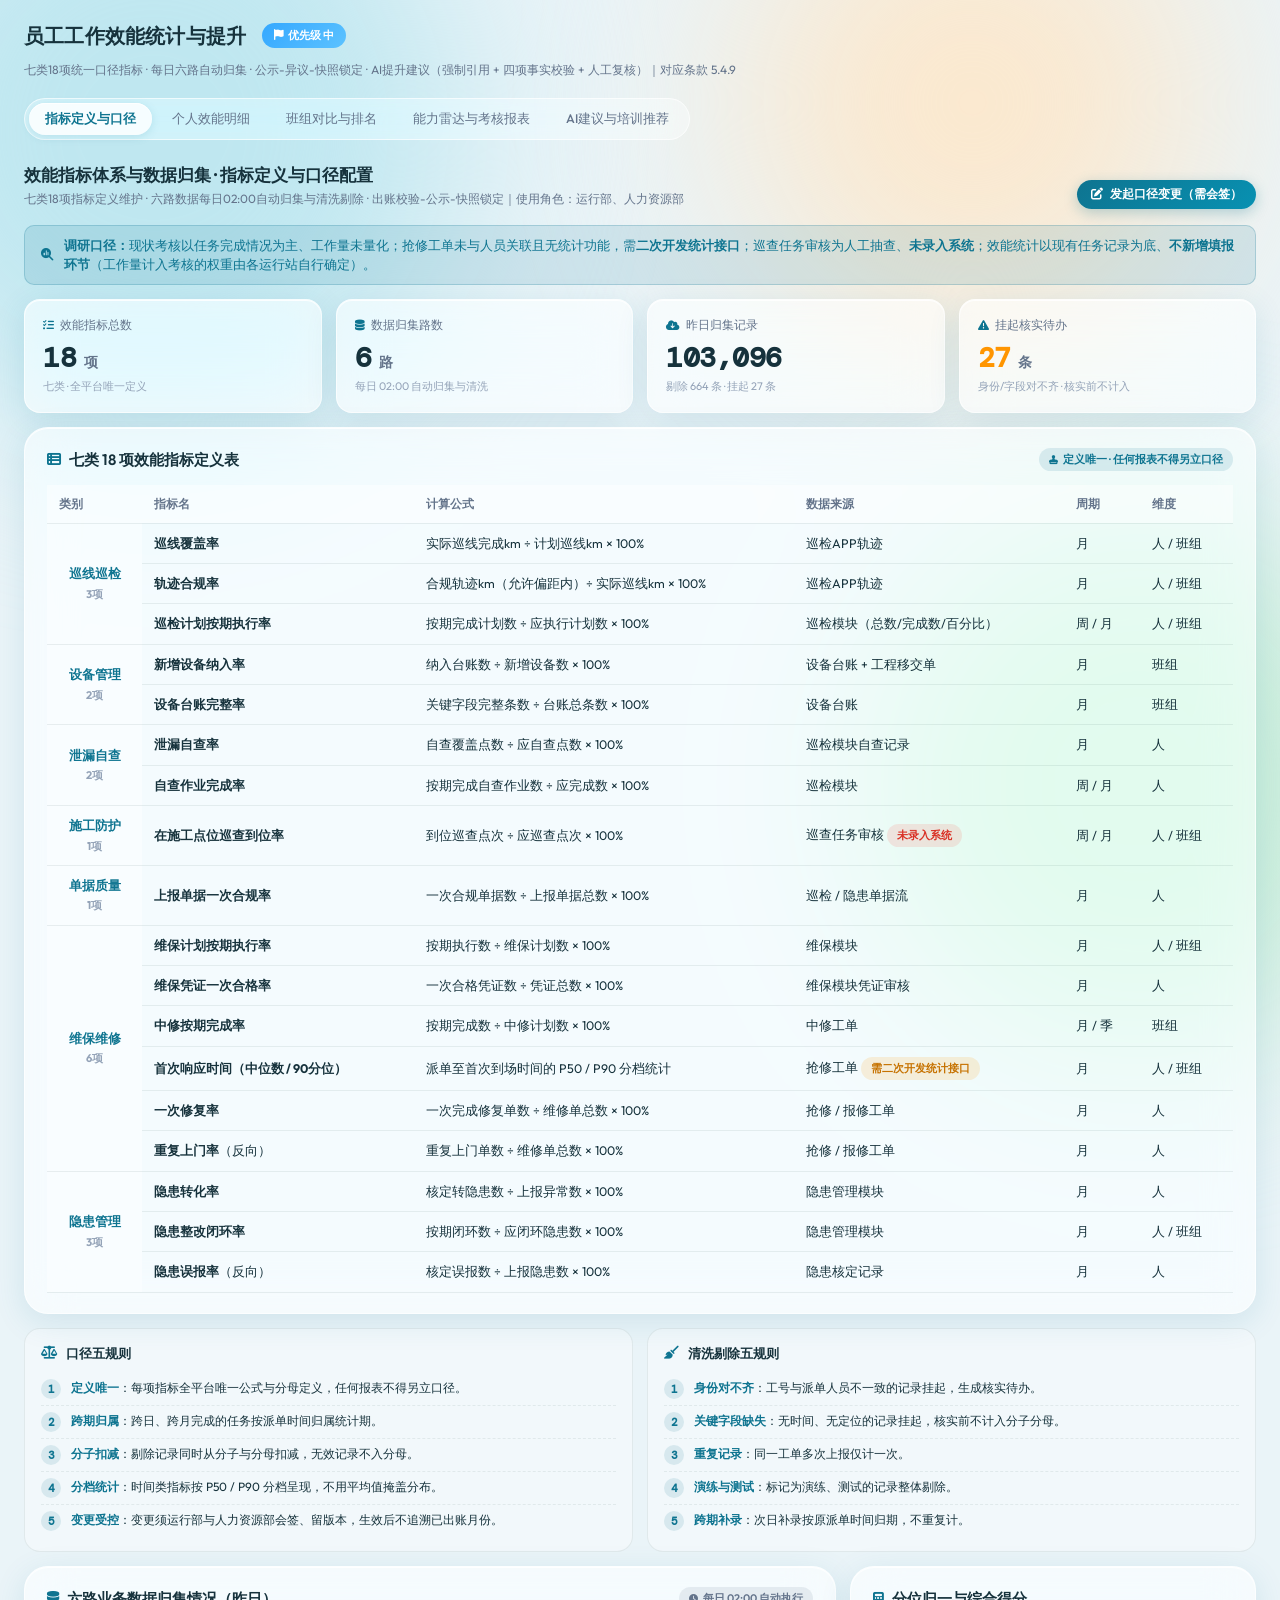
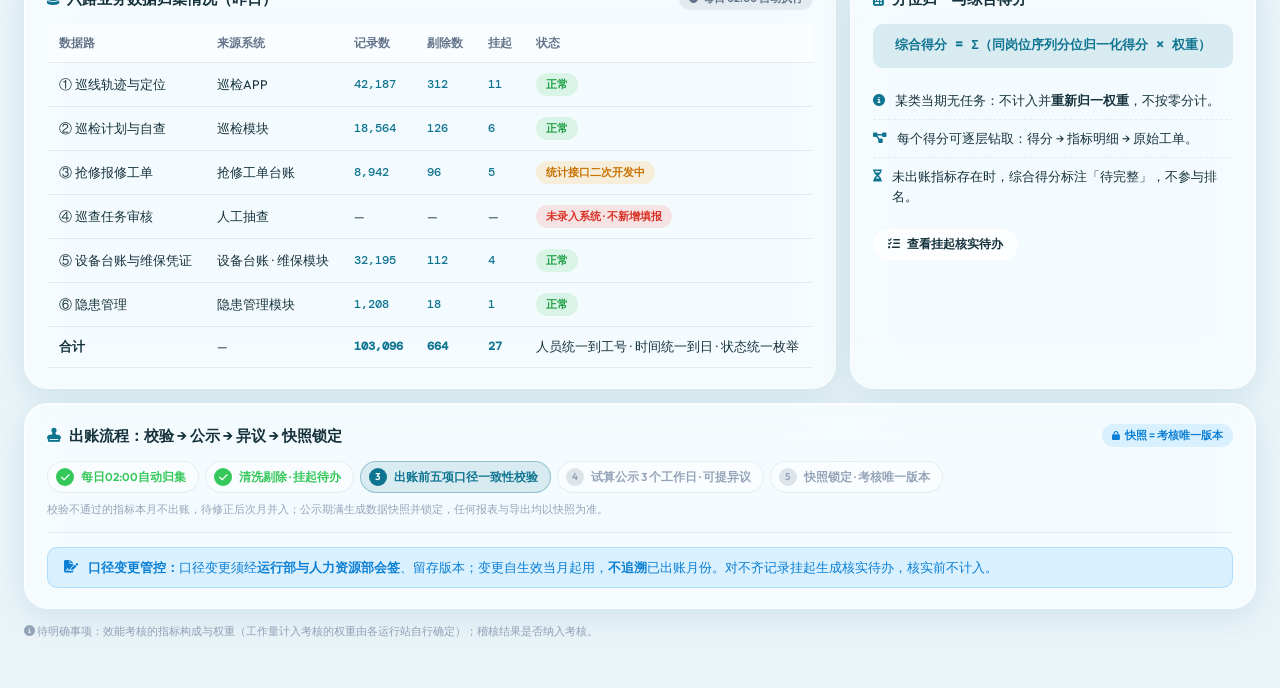
<file: modules/m11-efficiency.html>
<!DOCTYPE html>
<html lang="zh-CN">
<head>
<meta charset="UTF-8">
<meta name="viewport" content="width=device-width, initial-scale=1.0">
<title>M11 员工工作效能统计与提升 · 杭州燃气管网运营智能体平台</title>
<link href="https://fonts.googleapis.com/css2?family=Outfit:wght@400;500;600;700&family=DM+Mono:wght@400;500&display=swap" rel="stylesheet">
<link rel="stylesheet" href="https://cdnjs.cloudflare.com/ajax/libs/font-awesome/6.5.1/css/all.min.css">
<link rel="stylesheet" href="../styles/liquid-glass.css">
<style>
/* ===== M11 模块私有样式（仅布局扩展，配色全部走 liquid-glass tokens）===== */
.ef-hero{display:flex;gap:20px;align-items:center;flex-wrap:wrap;}
.ef-avatar{width:58px;height:58px;border-radius:50%;background:var(--c-primary-soft);color:var(--c-primary);display:flex;align-items:center;justify-content:center;font-size:24px;flex-shrink:0;}
.ef-hero-main{flex:1;min-width:240px;}
.ef-hero-name{font-size:16px;font-weight:700;display:flex;align-items:center;gap:8px;flex-wrap:wrap;}
.ef-score-box{text-align:center;padding:2px 26px;border-left:1px solid var(--c-line);border-right:1px solid var(--c-line);}
.ef-score-big{font-family:'DM Mono','Outfit',monospace;font-size:44px;font-weight:700;color:var(--c-primary);line-height:1.05;letter-spacing:-1px;}
.ef-minis{display:flex;gap:10px;flex-wrap:wrap;}
.ef-mini{background:var(--glass-bg-soft);border:1px solid var(--c-line);border-radius:var(--radius-md);padding:10px 14px;min-width:128px;}
.ef-mini .t{font-size:11px;color:var(--c-text-2);display:flex;align-items:center;gap:6px;}
.ef-mini .t i{font-size:10px;}
.ef-mini .v{font-family:'DM Mono','Outfit',monospace;font-size:18px;font-weight:700;margin-top:3px;}
.ef-mini .v.green{color:var(--c-ok);}
.ef-mini .v.red{color:var(--c-danger);}

.ef-bars{display:flex;flex-direction:column;gap:13px;}
.ef-bar-row{display:grid;grid-template-columns:86px 1fr 172px;gap:12px;align-items:center;}
.ef-bar-label{font-size:12.5px;font-weight:600;}
.ef-bar-track{position:relative;height:24px;background:rgba(22,50,60,.06);border-radius:8px;box-shadow:inset 0 1px 2px rgba(22,50,60,.05);}
.ef-bar-fill{position:absolute;left:0;top:0;bottom:0;border-radius:8px;background:linear-gradient(90deg,var(--c-primary),var(--c-primary-hi));transition:width .4s ease;}
.ef-bar-fill.warn{background:linear-gradient(90deg,#FF9500,#FFB340);}
.ef-bar-fill.bad{background:linear-gradient(90deg,#FF3B30,#FF7A5C);}
.ef-bar-ref{position:absolute;top:-5px;bottom:-5px;width:2px;background:rgba(100,116,139,.6);border-radius:2px;}
.ef-bar-val{font-size:11px;color:var(--c-text-2);line-height:1.4;}
.ef-bar-val b{font-family:'DM Mono','Outfit',monospace;font-size:13.5px;color:var(--c-text);}
.ef-bar-val b.red{color:var(--c-danger);}
.ef-bar-row.clickable{cursor:pointer;padding:4px 6px;margin:0 -6px;border-radius:10px;transition:background .15s ease;}
.ef-bar-row.clickable:hover{background:rgba(255,255,255,.65);}

.bar-legend{display:flex;gap:18px;flex-wrap:wrap;font-size:11px;color:var(--c-text-2);margin-bottom:12px;align-items:center;}
.bar-legend .sw{width:18px;height:8px;border-radius:4px;display:inline-block;margin-right:5px;vertical-align:middle;}
.bar-legend .ln{width:2px;height:14px;background:rgba(100,116,139,.6);display:inline-block;margin-right:5px;vertical-align:middle;border-radius:2px;}
.bar-legend .lnh{width:18px;height:0;border-top:2px dashed #94A3B8;display:inline-block;margin-right:5px;vertical-align:middle;}

.rule-card{background:var(--glass-bg-soft);border:1px solid var(--c-line);border-radius:var(--radius-md);padding:14px 16px;height:100%;}
.rule-head{display:flex;align-items:center;gap:9px;font-weight:700;font-size:13px;margin-bottom:10px;}
.rule-head i{color:var(--c-primary);}
.rule-num{width:20px;height:20px;border-radius:50%;background:var(--c-primary-soft);color:var(--c-primary);font-size:11px;font-weight:700;display:inline-flex;align-items:center;justify-content:center;margin-right:8px;flex-shrink:0;font-family:'DM Mono','Outfit',monospace;}
.rule-list{list-style:none;}
.rule-list li{display:flex;gap:2px;padding:6px 0;font-size:12px;border-bottom:1px dashed var(--c-line);line-height:1.5;}
.rule-list li:last-child{border-bottom:none;}
.rule-list b{color:var(--c-primary);}

.sug-card{border:1px solid var(--glass-border);border-left:4px solid var(--c-accent);border-radius:var(--radius-md);background:var(--glass-bg-soft);padding:16px 18px;margin-bottom:14px;}
.sug-card:last-child{margin-bottom:0;}
.sug-quote{background:var(--c-primary-soft);border-radius:10px;padding:10px 14px;font-size:12px;margin:9px 0;}
.sug-quote .mono{color:var(--c-primary);font-weight:600;}
.sug-act{background:var(--c-accent-soft);border-radius:10px;padding:10px 14px;font-size:12px;}
.check-row{display:flex;gap:8px;flex-wrap:wrap;margin-top:10px;align-items:center;}

.formula-box{background:var(--c-primary-soft);border-radius:10px;padding:12px 16px;font-family:'DM Mono','Outfit',monospace;font-size:12.5px;color:var(--c-primary);font-weight:600;text-align:center;}

.glass-table td.cat-cell{font-weight:700;color:var(--c-primary);background:rgba(255,255,255,.38);text-align:center;vertical-align:middle;}

.p-head{display:flex;align-items:center;justify-content:space-between;margin-bottom:10px;}
.p-title{font-size:15px;font-weight:700;}
.p-card{background:var(--glass-bg);border:1px solid var(--glass-border);border-radius:14px;padding:12px;margin-bottom:10px;}
.p-score{width:92px;height:92px;border-radius:50%;margin:8px auto 2px;background:conic-gradient(var(--c-primary) 0 82.6%, rgba(22,50,60,.08) 82.6% 100%);display:flex;align-items:center;justify-content:center;}
.p-score-inner{width:70px;height:70px;border-radius:50%;background:#F0F6FA;display:flex;flex-direction:column;align-items:center;justify-content:center;}
.p-row{display:flex;align-items:center;justify-content:space-between;font-size:11.5px;padding:5px 0;border-bottom:1px dashed var(--c-line);gap:8px;}
.p-row:last-child{border-bottom:none;}
.p-row b{font-family:'DM Mono','Outfit',monospace;}
</style>
</head>
<body>
<div class="ambient-blob"></div>
<div class="module-wrap">

  <div class="module-top">
    <div class="module-title">员工工作效能统计与提升</div>
    <span class="badge badge-mid"><i class="fa-solid fa-flag"></i>优先级 中</span>
    <div class="module-sub" style="flex-basis:100%;margin-top:-6px;">七类18项统一口径指标 · 每日六路自动归集 · 公示-异议-快照锁定 · AI提升建议（强制引用 + 四项事实校验 + 人工复核）｜对应条款 5.4.9</div>
  </div>

  <div class="seg" style="margin-bottom:18px;">
    <button class="seg-item active" data-view="v-效能指标体系与数据归集-指标定义与口径配置" onclick="switchView('v-效能指标体系与数据归集-指标定义与口径配置')">指标定义与口径</button>
    <button class="seg-item" data-view="v-员工效能图表-个人效能明细" onclick="switchView('v-员工效能图表-个人效能明细')">个人效能明细</button>
    <button class="seg-item" data-view="v-员工效能图表-班组横向对比与排名" onclick="switchView('v-员工效能图表-班组横向对比与排名')">班组对比与排名</button>
    <button class="seg-item" data-view="v-员工效能图表-能力雷达与考核报表" onclick="switchView('v-员工效能图表-能力雷达与考核报表')">能力雷达与考核报表</button>
    <button class="seg-item" data-view="v-AI能力提升建议与培训推荐" onclick="switchView('v-AI能力提升建议与培训推荐')">AI建议与培训推荐</button>
  </div>

  <!-- ============================================================
       视图1：效能指标体系与数据归集 · 指标定义与口径配置
       ============================================================ -->
  <section class="view active" id="v-效能指标体系与数据归集-指标定义与口径配置">
    <div class="page-head">
      <div>
        <div class="page-title">效能指标体系与数据归集 · 指标定义与口径配置</div>
        <div class="page-desc">七类18项指标定义维护 · 六路数据每日02:00自动归集与清洗剔除 · 出账校验-公示-快照锁定｜使用角色：运行部、人力资源部</div>
      </div>
      <button class="btn btn-primary btn-sm" onclick="openModal('modal-koujing')"><i class="fa-solid fa-pen-to-square"></i>发起口径变更（需会签）</button>
    </div>

    <div class="alert-strip cyan">
      <i class="fa-solid fa-magnifying-glass-chart"></i>
      <div><b>调研口径：</b>现状考核以任务完成情况为主、工作量未量化；抢修工单未与人员关联且无统计功能，需<b>二次开发统计接口</b>；巡查任务审核为人工抽查、<b>未录入系统</b>；效能统计以现有任务记录为底、<b>不新增填报环节</b>（工作量计入考核的权重由各运行站自行确定）。</div>
    </div>

    <div class="grid g-4 mb-14">
      <div class="stat-card">
        <div class="stat-label"><i class="fa-solid fa-list-check"></i>效能指标总数</div>
        <div class="stat-value">18<span style="font-size:14px;color:var(--c-text-2);"> 项</span></div>
        <div class="stat-sub">七类 · 全平台唯一定义</div>
      </div>
      <div class="stat-card">
        <div class="stat-label"><i class="fa-solid fa-database"></i>数据归集路数</div>
        <div class="stat-value">6<span style="font-size:14px;color:var(--c-text-2);"> 路</span></div>
        <div class="stat-sub">每日 02:00 自动归集与清洗</div>
      </div>
      <div class="stat-card">
        <div class="stat-label"><i class="fa-solid fa-cloud-arrow-down"></i>昨日归集记录</div>
        <div class="stat-value">103,096</div>
        <div class="stat-sub">剔除 664 条 · 挂起 27 条</div>
      </div>
      <div class="stat-card">
        <div class="stat-label"><i class="fa-solid fa-triangle-exclamation"></i>挂起核实待办</div>
        <div class="stat-value orange">27<span style="font-size:14px;color:var(--c-text-2);"> 条</span></div>
        <div class="stat-sub">身份/字段对不齐 · 核实前不计入</div>
      </div>
    </div>

    <div class="glass-card mb-14">
      <div class="card-head">
        <div class="card-title"><i class="fa-solid fa-table-list"></i>七类 18 项效能指标定义表</div>
        <span class="tag tag-cyan"><i class="fa-solid fa-stamp"></i>定义唯一 · 任何报表不得另立口径</span>
      </div>
      <div class="table-scroll">
        <table class="glass-table">
          <thead>
            <tr><th>类别</th><th>指标名</th><th>计算公式</th><th>数据来源</th><th>周期</th><th>维度</th></tr>
          </thead>
          <tbody>
            <tr><td rowspan="3" class="cat-cell">巡线巡检<br><span class="tiny">3项</span></td><td><b>巡线覆盖率</b></td><td>实际巡线完成km ÷ 计划巡线km × 100%</td><td>巡检APP轨迹</td><td>月</td><td>人 / 班组</td></tr>
            <tr><td><b>轨迹合规率</b></td><td>合规轨迹km（允许偏距内）÷ 实际巡线km × 100%</td><td>巡检APP轨迹</td><td>月</td><td>人 / 班组</td></tr>
            <tr><td><b>巡检计划按期执行率</b></td><td>按期完成计划数 ÷ 应执行计划数 × 100%</td><td>巡检模块（总数/完成数/百分比）</td><td>周 / 月</td><td>人 / 班组</td></tr>
            <tr><td rowspan="2" class="cat-cell">设备管理<br><span class="tiny">2项</span></td><td><b>新增设备纳入率</b></td><td>纳入台账数 ÷ 新增设备数 × 100%</td><td>设备台账 + 工程移交单</td><td>月</td><td>班组</td></tr>
            <tr><td><b>设备台账完整率</b></td><td>关键字段完整条数 ÷ 台账总条数 × 100%</td><td>设备台账</td><td>月</td><td>班组</td></tr>
            <tr><td rowspan="2" class="cat-cell">泄漏自查<br><span class="tiny">2项</span></td><td><b>泄漏自查率</b></td><td>自查覆盖点数 ÷ 应自查点数 × 100%</td><td>巡检模块自查记录</td><td>月</td><td>人</td></tr>
            <tr><td><b>自查作业完成率</b></td><td>按期完成自查作业数 ÷ 应完成数 × 100%</td><td>巡检模块</td><td>周 / 月</td><td>人</td></tr>
            <tr><td rowspan="1" class="cat-cell">施工防护<br><span class="tiny">1项</span></td><td><b>在施工点位巡查到位率</b></td><td>到位巡查点次 ÷ 应巡查点次 × 100%</td><td>巡查任务审核 <span class="tag tag-red">未录入系统</span></td><td>周 / 月</td><td>人 / 班组</td></tr>
            <tr><td rowspan="1" class="cat-cell">单据质量<br><span class="tiny">1项</span></td><td><b>上报单据一次合规率</b></td><td>一次合规单据数 ÷ 上报单据总数 × 100%</td><td>巡检 / 隐患单据流</td><td>月</td><td>人</td></tr>
            <tr><td rowspan="6" class="cat-cell">维保维修<br><span class="tiny">6项</span></td><td><b>维保计划按期执行率</b></td><td>按期执行数 ÷ 维保计划数 × 100%</td><td>维保模块</td><td>月</td><td>人 / 班组</td></tr>
            <tr><td><b>维保凭证一次合格率</b></td><td>一次合格凭证数 ÷ 凭证总数 × 100%</td><td>维保模块凭证审核</td><td>月</td><td>人</td></tr>
            <tr><td><b>中修按期完成率</b></td><td>按期完成数 ÷ 中修计划数 × 100%</td><td>中修工单</td><td>月 / 季</td><td>班组</td></tr>
            <tr><td><b>首次响应时间（中位数 / 90分位）</b></td><td>派单至首次到场时间的 P50 / P90 分档统计</td><td>抢修工单 <span class="tag tag-orange">需二次开发统计接口</span></td><td>月</td><td>人 / 班组</td></tr>
            <tr><td><b>一次修复率</b></td><td>一次完成修复单数 ÷ 维修单总数 × 100%</td><td>抢修 / 报修工单</td><td>月</td><td>人</td></tr>
            <tr><td><b>重复上门率</b>（反向）</td><td>重复上门单数 ÷ 维修单总数 × 100%</td><td>抢修 / 报修工单</td><td>月</td><td>人</td></tr>
            <tr><td rowspan="3" class="cat-cell">隐患管理<br><span class="tiny">3项</span></td><td><b>隐患转化率</b></td><td>核定转隐患数 ÷ 上报异常数 × 100%</td><td>隐患管理模块</td><td>月</td><td>人</td></tr>
            <tr><td><b>隐患整改闭环率</b></td><td>按期闭环数 ÷ 应闭环隐患数 × 100%</td><td>隐患管理模块</td><td>月</td><td>人 / 班组</td></tr>
            <tr><td><b>隐患误报率</b>（反向）</td><td>核定误报数 ÷ 上报隐患数 × 100%</td><td>隐患核定记录</td><td>月</td><td>人</td></tr>
          </tbody>
        </table>
      </div>
    </div>

    <div class="grid g-2 mb-14">
      <div class="rule-card">
        <div class="rule-head"><i class="fa-solid fa-scale-balanced"></i>口径五规则</div>
        <ul class="rule-list">
          <li><span><span class="rule-num">1</span></span><span><b>定义唯一</b>：每项指标全平台唯一公式与分母定义，任何报表不得另立口径。</span></li>
          <li><span><span class="rule-num">2</span></span><span><b>跨期归属</b>：跨日、跨月完成的任务按派单时间归属统计期。</span></li>
          <li><span><span class="rule-num">3</span></span><span><b>分子扣减</b>：剔除记录同时从分子与分母扣减，无效记录不入分母。</span></li>
          <li><span><span class="rule-num">4</span></span><span><b>分档统计</b>：时间类指标按 P50 / P90 分档呈现，不用平均值掩盖分布。</span></li>
          <li><span><span class="rule-num">5</span></span><span><b>变更受控</b>：变更须运行部与人力资源部会签、留版本，生效后不追溯已出账月份。</span></li>
        </ul>
      </div>
      <div class="rule-card">
        <div class="rule-head"><i class="fa-solid fa-broom"></i>清洗剔除五规则</div>
        <ul class="rule-list">
          <li><span><span class="rule-num">1</span></span><span><b>身份对不齐</b>：工号与派单人员不一致的记录挂起，生成核实待办。</span></li>
          <li><span><span class="rule-num">2</span></span><span><b>关键字段缺失</b>：无时间、无定位的记录挂起，核实前不计入分子分母。</span></li>
          <li><span><span class="rule-num">3</span></span><span><b>重复记录</b>：同一工单多次上报仅计一次。</span></li>
          <li><span><span class="rule-num">4</span></span><span><b>演练与测试</b>：标记为演练、测试的记录整体剔除。</span></li>
          <li><span><span class="rule-num">5</span></span><span><b>跨期补录</b>：次日补录按原派单时间归期，不重复计。</span></li>
        </ul>
      </div>
    </div>

    <div class="grid g-main-side mb-14">
      <div class="glass-card">
        <div class="card-head">
          <div class="card-title"><i class="fa-solid fa-database"></i>六路业务数据归集情况（昨日）</div>
          <span class="tag tag-gray"><i class="fa-solid fa-clock"></i>每日 02:00 自动执行</span>
        </div>
        <div class="table-scroll">
          <table class="glass-table">
            <thead>
              <tr><th>数据路</th><th>来源系统</th><th>记录数</th><th>剔除数</th><th>挂起</th><th>状态</th></tr>
            </thead>
            <tbody>
              <tr><td>① 巡线轨迹与定位</td><td>巡检APP</td><td class="mono">42,187</td><td class="mono">312</td><td class="mono">11</td><td><span class="tag tag-green">正常</span></td></tr>
              <tr><td>② 巡检计划与自查</td><td>巡检模块</td><td class="mono">18,564</td><td class="mono">126</td><td class="mono">6</td><td><span class="tag tag-green">正常</span></td></tr>
              <tr><td>③ 抢修报修工单</td><td>抢修工单台账</td><td class="mono">8,942</td><td class="mono">96</td><td class="mono">5</td><td><span class="tag tag-orange">统计接口二次开发中</span></td></tr>
              <tr><td>④ 巡查任务审核</td><td>人工抽查</td><td class="muted">—</td><td class="muted">—</td><td class="muted">—</td><td><span class="tag tag-red">未录入系统 · 不新增填报</span></td></tr>
              <tr><td>⑤ 设备台账与维保凭证</td><td>设备台账 · 维保模块</td><td class="mono">32,195</td><td class="mono">112</td><td class="mono">4</td><td><span class="tag tag-green">正常</span></td></tr>
              <tr><td>⑥ 隐患管理</td><td>隐患管理模块</td><td class="mono">1,208</td><td class="mono">18</td><td class="mono">1</td><td><span class="tag tag-green">正常</span></td></tr>
            </tbody>
            <tfoot>
              <tr><td><b>合计</b></td><td class="muted">—</td><td class="mono"><b>103,096</b></td><td class="mono"><b>664</b></td><td class="mono"><b>27</b></td><td class="muted">人员统一到工号 · 时间统一到日 · 状态统一枚举</td></tr>
            </tfoot>
          </table>
        </div>
      </div>
      <div class="glass-card">
        <div class="card-head"><div class="card-title"><i class="fa-solid fa-calculator"></i>分位归一与综合得分</div></div>
        <div class="formula-box">综合得分 = Σ（同岗位序列分位归一化得分 × 权重）</div>
        <ul class="icon-list mt-14">
          <li><i class="fa-solid fa-circle-info"></i><span>某类当期无任务：不计入并<b>重新归一权重</b>，不按零分计。</span></li>
          <li><i class="fa-solid fa-diagram-project"></i><span>每个得分可逐层钻取：得分 → 指标明细 → 原始工单。</span></li>
          <li><i class="fa-solid fa-hourglass-half"></i><span>未出账指标存在时，综合得分标注「待完整」，不参与排名。</span></li>
        </ul>
        <button class="btn btn-glass btn-sm mt-14" onclick="showToast('已打开挂起核实待办：27条（原型演示）')"><i class="fa-solid fa-list-check"></i>查看挂起核实待办</button>
      </div>
    </div>

    <div class="glass-card mb-14">
      <div class="card-head">
        <div class="card-title"><i class="fa-solid fa-stamp"></i>出账流程：校验 → 公示 → 异议 → 快照锁定</div>
        <span class="tag tag-blue"><i class="fa-solid fa-lock"></i>快照 = 考核唯一版本</span>
      </div>
      <div class="steps">
        <div class="step done"><span class="dot"><i class="fa-solid fa-check"></i></span>每日02:00自动归集</div>
        <div class="step done"><span class="dot"><i class="fa-solid fa-check"></i></span>清洗剔除 · 挂起待办</div>
        <div class="step active"><span class="dot">3</span>出账前五项口径一致性校验</div>
        <div class="step"><span class="dot">4</span>试算公示 3 个工作日 · 可提异议</div>
        <div class="step"><span class="dot">5</span>快照锁定 · 考核唯一版本</div>
      </div>
      <div class="tiny muted mt-8">校验不通过的指标本月不出账，待修正后次月并入；公示期满生成数据快照并锁定，任何报表与导出均以快照为准。</div>
      <hr class="divider">
      <div class="alert-strip blue" style="margin-bottom:0;">
        <i class="fa-solid fa-file-signature"></i>
        <div><b>口径变更管控：</b>口径变更须经<b>运行部与人力资源部会签</b>、留存版本；变更自生效当月起用，<b>不追溯</b>已出账月份。对不齐记录挂起生成核实待办，核实前不计入。</div>
      </div>
    </div>

    <div class="tiny muted"><i class="fa-solid fa-circle-info"></i> 待明确事项：效能考核的指标构成与权重（工作量计入考核的权重由各运行站自行确定）；稽核结果是否纳入考核。</div>

    <!-- 口径变更会签弹窗 -->
    <div class="modal-mask" id="modal-koujing" onclick="if(event.target===this)closeModal('modal-koujing')">
      <div class="glass-modal">
        <div class="modal-head">
          <div class="modal-title"><i class="fa-solid fa-pen-to-square"></i>发起口径变更（双部门会签）</div>
          <button class="modal-close" onclick="closeModal('modal-koujing')"><i class="fa-solid fa-xmark"></i></button>
        </div>
        <div class="modal-body">
          <div class="steps mb-14">
            <div class="step active"><span class="dot">1</span>运行部发起</div>
            <div class="step"><span class="dot">2</span>人力资源部会签</div>
            <div class="step"><span class="dot">3</span>版本留存（V2026R3）</div>
            <div class="step"><span class="dot">4</span>生效当月起用 · 不追溯</div>
          </div>
          <div class="form-row">
            <div>
              <label class="form-label">变更指标 <span class="req">*</span></label>
              <select class="form-select" style="width:100%;">
                <option>重复上门率（维保维修类）</option>
                <option>轨迹合规率（巡线巡检类）</option>
                <option>隐患误报率（隐患管理类）</option>
              </select>
            </div>
            <div>
              <label class="form-label">生效月份</label>
              <select class="form-select" style="width:100%;">
                <option>2026-12（当月起用）</option>
                <option>2027-01</option>
              </select>
            </div>
          </div>
          <div class="mt-14">
            <label class="form-label">变更说明 <span class="req">*</span></label>
            <textarea class="form-textarea" rows="3" placeholder="示例：重复上门率分母中剔除标记为演练的维修工单（对应剔除规则第4条），避免演练任务拉高分母。">重复上门率分母中剔除标记为演练的维修工单（剔除规则第4条），避免演练任务拉低真实水平。</textarea>
          </div>
          <div class="alert-strip cyan mt-14" style="margin-bottom:0;">
            <i class="fa-solid fa-circle-info"></i>
            <div>已出账月份（2026-10 及之前）按原口径版本 V2026R2 执行，变更不追溯；历史月份导出沿用当时口径版本。</div>
          </div>
        </div>
        <div class="modal-foot">
          <button class="btn btn-ghost" onclick="closeModal('modal-koujing')">取消</button>
          <button class="btn btn-primary" onclick="showToast('口径变更已提交：待运行部与人力资源部会签，版本生效后不追溯');closeModal('modal-koujing')"><i class="fa-solid fa-file-signature"></i>提交会签申请</button>
        </div>
      </div>
    </div>
  </section>

  <!-- ============================================================
       视图2：员工效能图表 · 个人效能明细
       ============================================================ -->
  <section class="view" id="v-员工效能图表-个人效能明细">
    <div class="page-head">
      <div>
        <div class="page-title">员工效能图表 · 个人效能明细</div>
        <div class="page-desc">综合得分与最强最弱项 · 七类得分与班组均值并排对照 · 得分 → 指标明细 → 原始工单逐层钻取｜使用角色：员工本人、班组长｜PC端 + APP</div>
      </div>
      <div class="flex">
        <select class="filter-select"><option>统计期：2026-10</option><option>统计期：2026-09</option></select>
        <select class="filter-select"><option>人员：王*强（XJ-0347）</option><option>人员：李*（XJ-0355）</option></select>
      </div>
    </div>

    <div class="grid g-pc-phone">
      <div>
        <div class="glass-card mb-14">
          <div class="ef-hero">
            <div class="ef-avatar"><i class="fa-solid fa-user"></i></div>
            <div class="ef-hero-main">
              <div class="ef-hero-name">王*强 <span class="mono muted" style="font-size:12px;">XJ-0347</span> <span class="tag tag-cyan">巡检员 · 抢修兼岗</span> <span class="tag tag-gray">运行一站 · 巡检三班</span></div>
              <div class="tiny muted mt-8">在岗 24 / 26 工作日 · 本期巡线 218km · 处置工单 47 单 · 自查点 63 个 · 同岗位序列（巡检员178人）第 12 名</div>
              <div class="flex mt-14" style="gap:8px;">
                <button class="btn btn-primary btn-sm" onclick="openModal('drawer-cat')"><i class="fa-solid fa-diagram-project"></i>查看得分构成（钻取）</button>
                <button class="btn btn-glass btn-sm" onclick="openModal('modal-objection')"><i class="fa-solid fa-comment-dots"></i>提交异议</button>
              </div>
            </div>
            <div class="ef-score-box">
              <div class="ef-score-big">82.6</div>
              <div class="tiny muted">综合得分</div>
              <div class="mt-8"><span class="tag tag-green"><i class="fa-solid fa-lock"></i>完整出账 · 班组第 7/31</span></div>
            </div>
            <div class="ef-minis">
              <div class="ef-mini">
                <div class="t"><i class="fa-solid fa-arrow-trend-up" style="color:var(--c-ok);"></i>最强项 · 单据质量</div>
                <div class="v green">94.2</div>
                <div class="tiny">超出均值 +5.6</div>
              </div>
              <div class="ef-mini">
                <div class="t"><i class="fa-solid fa-arrow-trend-down" style="color:var(--c-danger);"></i>最弱项 · 维保维修</div>
                <div class="v red">68.5</div>
                <div class="tiny"><span class="tag tag-red">低于阈值 70</span></div>
              </div>
            </div>
          </div>
        </div>

        <div class="glass-card">
          <div class="card-head">
            <div class="card-title"><i class="fa-solid fa-chart-simple"></i>七类得分与班组均值并排对照</div>
            <button class="btn btn-glass btn-sm" onclick="openModal('drawer-cat')"><i class="fa-solid fa-diagram-project"></i>三级钻取演示</button>
          </div>
          <div class="bar-legend">
            <span><span class="sw" style="background:linear-gradient(90deg,#0E7490,#0891B2);"></span>本人得分（实心条）</span>
            <span><span class="ln"></span>班组均值（灰色参照线）</span>
            <span class="muted">点击条目钻取：得分 → 指标明细 → 原始工单</span>
          </div>
          <div class="ef-bars">
            <div class="ef-bar-row clickable" onclick="showToast('原型演示：请点击「维保维修」条目体验三级钻取')">
              <div class="ef-bar-label">巡线巡检</div>
              <div class="ef-bar-track"><div class="ef-bar-fill" style="width:88.4%;"></div><div class="ef-bar-ref" style="left:85.2%;"></div></div>
              <div class="ef-bar-val"><b>88.4</b> / 均值 85.2 · <span style="color:var(--c-ok);">+3.2</span></div>
            </div>
            <div class="ef-bar-row clickable" onclick="showToast('原型演示：请点击「维保维修」条目体验三级钻取')">
              <div class="ef-bar-label">设备管理</div>
              <div class="ef-bar-track"><div class="ef-bar-fill" style="width:81.6%;"></div><div class="ef-bar-ref" style="left:79.8%;"></div></div>
              <div class="ef-bar-val"><b>81.6</b> / 均值 79.8 · <span style="color:var(--c-ok);">+1.8</span></div>
            </div>
            <div class="ef-bar-row clickable" onclick="showToast('原型演示：请点击「维保维修」条目体验三级钻取')">
              <div class="ef-bar-label">泄漏自查</div>
              <div class="ef-bar-track"><div class="ef-bar-fill" style="width:85.3%;"></div><div class="ef-bar-ref" style="left:83%;"></div></div>
              <div class="ef-bar-val"><b>85.3</b> / 均值 83.0 · <span style="color:var(--c-ok);">+2.3</span></div>
            </div>
            <div class="ef-bar-row clickable" onclick="showToast('原型演示：请点击「维保维修」条目体验三级钻取')">
              <div class="ef-bar-label">施工防护</div>
              <div class="ef-bar-track"><div class="ef-bar-fill warn" style="width:79.8%;"></div><div class="ef-bar-ref" style="left:82.4%;"></div></div>
              <div class="ef-bar-val"><b>79.8</b> / 均值 82.4 · <span style="color:var(--c-warn);">-2.6</span></div>
            </div>
            <div class="ef-bar-row clickable" onclick="showToast('原型演示：请点击「维保维修」条目体验三级钻取')">
              <div class="ef-bar-label">单据质量</div>
              <div class="ef-bar-track"><div class="ef-bar-fill" style="width:94.2%;"></div><div class="ef-bar-ref" style="left:88.6%;"></div></div>
              <div class="ef-bar-val"><b>94.2</b> / 均值 88.6 · <span style="color:var(--c-ok);">+5.6</span></div>
            </div>
            <div class="ef-bar-row clickable" onclick="openModal('drawer-cat')">
              <div class="ef-bar-label">维保维修<br><span class="tag tag-red" style="margin-top:3px;">低于阈值</span></div>
              <div class="ef-bar-track"><div class="ef-bar-fill bad" style="width:68.5%;"></div><div class="ef-bar-ref" style="left:76.3%;"></div></div>
              <div class="ef-bar-val"><b class="red">68.5</b> / 均值 76.3 · <span style="color:var(--c-danger);">-7.8</span><br><span class="tiny">点击进入指标明细（抽屉）</span></div>
            </div>
            <div class="ef-bar-row clickable" onclick="showToast('原型演示：请点击「维保维修」条目体验三级钻取')">
              <div class="ef-bar-label">隐患管理</div>
              <div class="ef-bar-track"><div class="ef-bar-fill" style="width:82.7%;"></div><div class="ef-bar-ref" style="left:80.9%;"></div></div>
              <div class="ef-bar-val"><b>82.7</b> / 均值 80.9 · <span style="color:var(--c-ok);">+1.8</span></div>
            </div>
          </div>
          <hr class="divider">
          <div class="steps">
            <div class="step active"><span class="dot">1</span>类别得分</div>
            <div class="step"><span class="dot">2</span>指标明细（原值 + 分位得分）</div>
            <div class="step"><span class="dot">3</span>原始工单清单（逐条核对）</div>
          </div>
        </div>

        <div class="alert-strip blue mt-14">
          <i class="fa-solid fa-circle-info"></i>
          <div>未出账指标存在时，综合得分标注<b>「待完整」</b>且不参与排名（本期无未出账指标）；有异议可提交说明，随快照留存并推送班组长核实。</div>
        </div>
      </div>

      <div>
        <div class="phone-frame">
          <div class="phone-screen">
            <div class="phone-notch"></div>
            <div class="phone-statusbar"><span>9:41</span><span><i class="fa-solid fa-signal"></i> <i class="fa-solid fa-wifi"></i> <i class="fa-solid fa-battery-three-quarters"></i></span></div>
            <div class="phone-body">
              <div class="p-head">
                <div><div class="p-title">我的效能</div><div class="tiny">2026-10 期 · 已出账</div></div>
                <span class="tag tag-green"><i class="fa-solid fa-lock"></i>快照锁定</span>
              </div>
              <div class="p-card" style="text-align:center;">
                <div class="p-score"><div class="p-score-inner"><span class="mono" style="font-size:20px;font-weight:700;">82.6</span><span class="tiny">综合得分</span></div></div>
                <div class="tiny" style="margin-top:6px;">班组第 <b class="mono">7</b>/31 · 同岗位序列第 <b class="mono">12</b>/178</div>
              </div>
              <div class="p-card">
                <div class="tiny muted" style="margin-bottom:4px;">七类得分（点击可钻取至原始工单）</div>
                <div class="p-row"><span>巡线巡检</span><b>88.4</b></div>
                <div class="p-row"><span>设备管理</span><b>81.6</b></div>
                <div class="p-row"><span>泄漏自查</span><b>85.3</b></div>
                <div class="p-row"><span>施工防护</span><b style="color:var(--c-warn);">79.8</b></div>
                <div class="p-row"><span>单据质量</span><b style="color:var(--c-ok);">94.2</b></div>
                <div class="p-row"><span>维保维修</span><b style="color:var(--c-danger);">68.5</b></div>
                <div class="p-row"><span>隐患管理</span><b>82.7</b></div>
              </div>
              <div class="p-card">
                <div class="p-row"><span><i class="fa-solid fa-arrow-trend-up" style="color:var(--c-ok);"></i> 最强项</span><b style="color:var(--c-ok);">单据质量 94.2</b></div>
                <div class="p-row"><span><i class="fa-solid fa-arrow-trend-down" style="color:var(--c-danger);"></i> 最弱项</span><b style="color:var(--c-danger);">维保维修 68.5</b></div>
              </div>
              <div class="flex" style="gap:8px;">
                <button class="btn btn-primary btn-sm" style="flex:1;" onclick="openModal('drawer-cat')"><i class="fa-solid fa-diagram-project"></i>查看构成明细</button>
                <button class="btn btn-glass btn-sm" style="flex:1;" onclick="openModal('modal-objection')"><i class="fa-solid fa-comment-dots"></i>提交异议</button>
              </div>
              <div class="tiny muted" style="margin-top:10px;text-align:center;">员工 APP / Web 随时查看本人当期明细</div>
            </div>
            <div class="phone-tabbar">
              <div class="phone-tab" onclick="showToast('APP 演示：切换至首页')"><i class="fa-solid fa-house"></i>首页</div>
              <div class="phone-tab" onclick="showToast('APP 演示：切换至巡检')"><i class="fa-solid fa-route"></i>巡检</div>
              <div class="phone-tab active"><i class="fa-solid fa-chart-simple"></i>效能</div>
              <div class="phone-tab" onclick="showToast('APP 演示：切换至我的')"><i class="fa-solid fa-user"></i>我的</div>
            </div>
          </div>
        </div>
      </div>
    </div>

    <!-- 二级钻取抽屉：指标明细 -->
    <div class="glass-drawer" id="drawer-cat">
      <div class="modal-head">
        <div class="modal-title"><i class="fa-solid fa-diagram-project"></i>维保维修类 · 指标明细（第 2 级钻取）</div>
        <button class="modal-close" onclick="closeModal('drawer-cat')"><i class="fa-solid fa-xmark"></i></button>
      </div>
      <div class="modal-body">
        <dl class="kv mb-14">
          <dt>类别得分</dt><dd class="mono" style="color:var(--c-danger);font-weight:700;">68.5（低于阈值 70）</dd>
          <dt>班组均值</dt><dd class="mono">76.3 · 班组第 27/31</dd>
          <dt>类别权重</dt><dd class="mono">20%（同岗位序列归一）</dd>
          <dt>口径版本</dt><dd class="mono">V2026R2 · 快照 SNAP-202610-A03</dd>
        </dl>
        <div class="table-scroll">
          <table class="glass-table">
            <thead><tr><th>指标</th><th>原值</th><th>分位得分</th><th>环比</th><th>操作</th></tr></thead>
            <tbody>
              <tr><td>维保计划按期执行率</td><td class="mono">92.3%</td><td class="mono">71.5</td><td style="color:var(--c-warn);">-1.2</td><td><button class="btn btn-ghost btn-xs" onclick="showToast('原型演示：请从「一次修复率 / 重复上门率」查看原始工单清单')"><i class="fa-solid fa-eye"></i>查看工单</button></td></tr>
              <tr><td>维保凭证一次合格率</td><td class="mono">88.5%</td><td class="mono">66.2</td><td style="color:var(--c-warn);">-0.8</td><td><button class="btn btn-ghost btn-xs" onclick="showToast('原型演示：请从「一次修复率 / 重复上门率」查看原始工单清单')"><i class="fa-solid fa-eye"></i>查看工单</button></td></tr>
              <tr><td>中修按期完成率</td><td class="mono">100%</td><td class="mono">90.1</td><td class="muted">—（仅1单）</td><td><button class="btn btn-ghost btn-xs" onclick="showToast('原型演示：请从「一次修复率 / 重复上门率」查看原始工单清单')"><i class="fa-solid fa-eye"></i>查看工单</button></td></tr>
              <tr><td>首次响应时间中位数</td><td class="mono">26 分</td><td class="mono">60.8</td><td style="color:var(--c-warn);">+3 分</td><td><button class="btn btn-ghost btn-xs" onclick="showToast('原型演示：请从「一次修复率 / 重复上门率」查看原始工单清单')"><i class="fa-solid fa-eye"></i>查看工单</button></td></tr>
              <tr><td>一次修复率</td><td class="mono">84.2%</td><td class="mono">68.9</td><td style="color:var(--c-danger);">-2.9pct</td><td><button class="btn btn-primary btn-xs" onclick="openModal('modal-orders')"><i class="fa-solid fa-eye"></i>查看工单</button></td></tr>
              <tr><td>重复上门率（反向）</td><td class="mono" style="color:var(--c-danger);">11.8%</td><td class="mono">62.4</td><td style="color:var(--c-danger);">+2.3pct</td><td><button class="btn btn-primary btn-xs" onclick="openModal('modal-orders')"><i class="fa-solid fa-eye"></i>查看工单</button></td></tr>
            </tbody>
          </table>
        </div>
        <div class="tiny muted mt-14">明细指标原值与分位得分并列展示；每条明细可继续钻取至构成该指标的原始工单清单逐条核对。</div>
      </div>
      <div class="modal-foot">
        <button class="btn btn-glass btn-sm" onclick="closeModal('drawer-cat')"><i class="fa-solid fa-arrow-left"></i>返回上一层</button>
        <button class="btn btn-ghost btn-sm" onclick="openModal('modal-objection')"><i class="fa-solid fa-comment-dots"></i>对本类指标提异议</button>
      </div>
    </div>

    <!-- 三级钻取弹窗：原始工单清单 -->
    <div class="modal-mask" id="modal-orders" onclick="if(event.target===this)closeModal('modal-orders')">
      <div class="glass-modal wide">
        <div class="modal-head">
          <div class="modal-title"><i class="fa-solid fa-file-invoice"></i>原始工单清单（第 3 级钻取）</div>
          <button class="modal-close" onclick="closeModal('modal-orders')"><i class="fa-solid fa-xmark"></i></button>
        </div>
        <div class="modal-body">
          <div class="alert-strip cyan" style="margin-bottom:14px;">
            <i class="fa-solid fa-calculator"></i>
            <div>维修工单池（剔除后分母 17 单）：<b>一次修复率</b> = 一次修复 14 单 ÷ 17 = <span class="mono">84.2%</span>；<b>重复上门率</b> = 重复上门 2 单 ÷ 17 = <span class="mono">11.8%</span>。演练工单已按剔除规则第 4 条剔除，不入分母。</div>
          </div>
          <div class="table-scroll">
            <table class="glass-table">
              <thead><tr><th>工单号</th><th>类型</th><th>管段 · 地址</th><th>派单时间</th><th>结果</th><th>口径备注</th></tr></thead>
              <tbody>
                <tr><td class="mono">QX-20261012-0347</td><td>抢修</td><td>GD-2207 · 拱墅区XX路</td><td class="mono">10-12 14:32</td><td><span class="tag tag-green">一次修复</span></td><td class="muted">—</td></tr>
                <tr><td class="mono">QX-20261015-0412</td><td>报修</td><td>GD-1183 · 上城区XX街</td><td class="mono">10-15 09:18</td><td><span class="tag tag-green">一次修复</span></td><td class="muted">—</td></tr>
                <tr><td class="mono">QX-20261019-0455</td><td>报修</td><td>GD-3356 · 西湖区XX巷</td><td class="mono">10-19 16:47</td><td><span class="tag tag-red">二次上门</span></td><td>重复上门分子 +1（部件不匹配）</td></tr>
                <tr><td class="mono">QX-20261022-0489</td><td>抢修</td><td>GD-0742 · 滨江区XX路</td><td class="mono">10-22 11:05</td><td><span class="tag tag-green">一次修复</span></td><td class="muted">—</td></tr>
                <tr><td class="mono">QX-20261026-0521</td><td>报修</td><td>GD-4491 · 萧山区XX镇</td><td class="mono">10-26 08:54</td><td><span class="tag tag-orange">响应超时</span></td><td>首次响应超 P90（计入响应分档）</td></tr>
                <tr><td class="mono">QX-20261027-0518</td><td>报修</td><td>GD-0871 · 拱墅区XX路</td><td class="mono">10-27 09:32</td><td><span class="tag tag-red">二次上门</span></td><td>重复上门分子 +1（跨期归属本期）</td></tr>
                <tr><td class="mono">QX-20260930-0298</td><td>报修</td><td>GD-4491 · 萧山区XX镇</td><td class="mono">09-30 15:41</td><td><span class="tag tag-gray">演练标记</span></td><td>已剔除（剔除规则第 4 条）</td></tr>
              </tbody>
            </table>
          </div>
          <div class="tiny muted mt-14">演示为当期维修工单节选；每条工单可继续核对电子凭证、轨迹与到场照片，溯源到人到时点。</div>
        </div>
        <div class="modal-foot">
          <button class="btn btn-ghost" onclick="closeModal('modal-orders')">关闭</button>
          <button class="btn btn-glass btn-sm" onclick="showToast('核对指引：工单详情支持查看电子凭证、轨迹与到场照片')"><i class="fa-solid fa-eye"></i>逐条核对指引</button>
        </div>
      </div>
    </div>

    <!-- 异议提交通道弹窗 -->
    <div class="modal-mask" id="modal-objection" onclick="if(event.target===this)closeModal('modal-objection')">
      <div class="glass-modal">
        <div class="modal-head">
          <div class="modal-title"><i class="fa-solid fa-comment-dots"></i>提交数据异议</div>
          <button class="modal-close" onclick="closeModal('modal-objection')"><i class="fa-solid fa-xmark"></i></button>
        </div>
        <div class="modal-body">
          <div class="form-row">
            <div>
              <label class="form-label">异议指标 <span class="req">*</span></label>
              <select class="form-select" style="width:100%;">
                <option>重复上门率 11.8%（维保维修类）</option>
                <option>一次修复率 84.2%（维保维修类）</option>
                <option>轨迹合规率 86.4%（巡线巡检类）</option>
              </select>
            </div>
            <div>
              <label class="form-label">关联工单（选填）</label>
              <select class="form-select" style="width:100%;">
                <option>QX-20261019-0455（GD-3356）</option>
                <option>QX-20261027-0518（GD-0871）</option>
                <option>不关联具体工单</option>
              </select>
            </div>
          </div>
          <div class="mt-14">
            <label class="form-label">异议说明 <span class="req">*</span></label>
            <textarea class="form-textarea" rows="4" placeholder="示例：QX-20261027-0518 实为同一故障 10-19 未彻底修复的延续处置，建议合并计算重复上门。">QX-20261027-0518 与 QX-20261019-0455 为同一故障的延续处置，建议合并计算重复上门次数。</textarea>
          </div>
          <div class="alert-strip blue mt-14" style="margin-bottom:0;">
            <i class="fa-solid fa-circle-info"></i>
            <div>异议在公示期（3 个工作日）内提出有效；异议说明<b>随快照留存</b>，并自动<b>推送班组长核实</b>，核实结论一并归档。</div>
          </div>
        </div>
        <div class="modal-foot">
          <button class="btn btn-ghost" onclick="closeModal('modal-objection')">取消</button>
          <button class="btn btn-primary" onclick="showToast('异议已提交：随快照留存并推送班组长核实');closeModal('modal-objection')"><i class="fa-solid fa-paper-plane"></i>提交异议</button>
        </div>
      </div>
    </div>
  </section>

  <!-- ============================================================
       视图3：员工效能图表 · 班组横向对比与排名
       ============================================================ -->
  <section class="view" id="v-员工效能图表-班组横向对比与排名">
    <div class="page-head">
      <div>
        <div class="page-title">员工效能图表 · 班组横向对比与排名</div>
        <div class="page-desc">同口径 · 同周期 · 同分母的班组综合与分类得分排名｜使用角色：运行站长、运行部｜PC端</div>
      </div>
      <div class="flex">
        <select class="filter-select"><option>统计期：2026-10</option><option>统计期：2026-09</option></select>
        <select class="filter-select"><option>岗位序列：全部</option><option>岗位序列：巡检员</option><option>岗位序列：抢修员</option></select>
      </div>
    </div>

    <div class="alert-strip blue">
      <i class="fa-solid fa-shield-halved"></i>
      <div><b>防误读说明：</b>排名旁固定展示三项背景数据（班组人数 / 辖区业务量 / 新入职占比）并标注缺项，防止把<b>业务构成差异</b>误读为<b>努力程度差异</b>；系统只给出事实与差异，评价与激励由考核办法决定；跨站查看姓名按脱敏规则处理。</div>
    </div>

    <div class="grid g-4 mb-14">
      <div class="rule-card">
        <div class="rule-head"><i class="fa-solid fa-equals"></i>并列同名次顺延</div>
        <div class="tiny">得分相同列同名次，后续名次<b>顺延不跳号</b>。</div>
        <div class="mt-8"><span class="tag tag-cyan">示例：两站并列第1，下一站为第2</span></div>
      </div>
      <div class="rule-card">
        <div class="rule-head"><i class="fa-solid fa-user-clock"></i>在岗不足单列</div>
        <div class="tiny">当期在岗 &lt; 10 日的人员<b>不参与排名</b>，单列展示。</div>
        <div class="mt-8"><span class="tag tag-gray">示例：临平站 3 人单列</span></div>
      </div>
      <div class="rule-card">
        <div class="rule-head"><i class="fa-solid fa-scale-balanced"></i>缺项重新归一</div>
        <div class="tiny">某类缺项时<b>重新归一权重</b>，不按零分计。</div>
        <div class="mt-8"><span class="tag tag-yellow">示例：余杭站维保维修缺项</span></div>
      </div>
      <div class="rule-card">
        <div class="rule-head"><i class="fa-solid fa-clock-rotate-left"></i>变更不追溯</div>
        <div class="tiny">口径变更自当月起用，<b>不追溯</b>已出账月份。</div>
        <div class="mt-8"><span class="tag tag-blue">版本 V2026R2 起</span></div>
      </div>
    </div>

    <div class="grid g-main-side mb-14">
      <div class="glass-card">
        <div class="card-head">
          <div class="card-title"><i class="fa-solid fa-ranking-star"></i>班组综合得分排名（2026-10 期）</div>
          <span class="tag tag-green"><i class="fa-solid fa-lock"></i>快照 SNAP-202610-A03 · 已锁定</span>
        </div>
        <div class="table-scroll">
          <table class="glass-table">
            <thead><tr><th>名次</th><th>班组</th><th>综合得分</th><th>较上期</th><th>弱项类别</th><th>备注</th><th>操作</th></tr></thead>
            <tbody>
              <tr><td class="mono"><b>1</b></td><td>运行一站</td><td class="mono"><b>84.2</b></td><td style="color:var(--c-ok);">+1</td><td class="muted">—</td><td class="muted">—</td><td><button class="btn btn-glass btn-xs" onclick="openModal('modal-team')"><i class="fa-solid fa-users"></i>成员明细</button></td></tr>
              <tr><td class="mono"><b>1</b></td><td>滨江站</td><td class="mono"><b>84.2</b></td><td style="color:var(--c-ok);">+2</td><td class="muted">—</td><td><span class="tag tag-cyan">并列第1 · 名次顺延不跳号</span></td><td><button class="btn btn-glass btn-xs" onclick="openModal('modal-team')"><i class="fa-solid fa-users"></i>成员明细</button></td></tr>
              <tr><td class="mono"><b>2</b></td><td>运行二站</td><td class="mono"><b>81.7</b></td><td class="muted">—</td><td>隐患误报 5.6%</td><td class="muted">—</td><td><button class="btn btn-glass btn-xs" onclick="openModal('modal-team')"><i class="fa-solid fa-users"></i>成员明细</button></td></tr>
              <tr><td class="mono"><b>3</b></td><td>下沙站</td><td class="mono"><b>79.5</b></td><td style="color:var(--c-danger);">-1</td><td class="muted">—</td><td class="muted">—</td><td><button class="btn btn-glass btn-xs" onclick="openModal('modal-team')"><i class="fa-solid fa-users"></i>成员明细</button></td></tr>
              <tr><td class="mono"><b>4</b></td><td>萧山站</td><td class="mono"><b>77.8</b></td><td class="muted">—</td><td>施工防护 70.2</td><td class="muted">—</td><td><button class="btn btn-glass btn-xs" onclick="openModal('modal-team')"><i class="fa-solid fa-users"></i>成员明细</button></td></tr>
              <tr><td class="mono"><b>5</b></td><td>余杭站</td><td class="mono"><b>75.6</b></td><td style="color:var(--c-ok);">+1</td><td class="muted">—</td><td><span class="tag tag-yellow">维保维修缺项 · 权重重新归一（不按零分）</span></td><td><button class="btn btn-glass btn-xs" onclick="openModal('modal-team')"><i class="fa-solid fa-users"></i>成员明细</button></td></tr>
              <tr><td class="mono muted">单列</td><td>临平站</td><td class="mono muted">73.9</td><td class="muted">—</td><td class="muted">—</td><td><span class="tag tag-gray">不参与排名：3 人在岗 &lt; 10 日</span></td><td><button class="btn btn-glass btn-xs" onclick="openModal('modal-team')"><i class="fa-solid fa-users"></i>成员明细</button></td></tr>
            </tbody>
          </table>
        </div>
        <div class="tiny muted mt-14">分类得分排名口径与个人一致（同口径 / 同周期 / 同分母）；演示为市区 7 个运行站，全员基数：巡检员 178 人、抢修员 123 人。</div>
      </div>

      <div class="glass-card">
        <div class="card-head"><div class="card-title"><i class="fa-solid fa-bolt"></i>弱项分布（参评 6 站）</div></div>
        <div class="tiny muted mb-8">低于阈值的班组数 / 参评班组数</div>
        <div class="mb-14">
          <div class="flex-between mb-8"><span class="tiny"><b>维保维修</b>（阈值 70）</span><span class="tiny mono">5 / 6 站</span></div>
          <div class="meter"><div class="meter-fill red" style="width:83%;"></div></div>
        </div>
        <div class="mb-14">
          <div class="flex-between mb-8"><span class="tiny"><b>施工防护</b>（阈值 75）</span><span class="tiny mono">3 / 6 站</span></div>
          <div class="meter"><div class="meter-fill orange" style="width:50%;"></div></div>
        </div>
        <div class="mb-14">
          <div class="flex-between mb-8"><span class="tiny"><b>隐患误报率</b>（阈值 5%）</span><span class="tiny mono">2 / 6 站</span></div>
          <div class="meter"><div class="meter-fill" style="width:33%;background:linear-gradient(90deg,#E8B400,#FFD84D);"></div></div>
        </div>
        <div class="alert-strip cyan" style="margin-bottom:0;">
          <i class="fa-solid fa-graduation-cap"></i>
          <div>弱项分布用于<b>培训资源投放参考</b>，不直接构成考核结论。</div>
        </div>
        <button class="btn btn-primary btn-sm mt-14" onclick="switchView('v-AI能力提升建议与培训推荐')"><i class="fa-solid fa-robot"></i>前往 AI 提升建议与培训推荐</button>
      </div>
    </div>

    <div class="glass-card">
      <div class="card-head">
        <div class="card-title"><i class="fa-solid fa-users"></i>三项背景数据（防误读 · 与排名固定并排展示）</div>
        <span class="tag tag-gray"><i class="fa-solid fa-circle-info"></i>标注缺项，防把业务构成差异误读为努力程度差异</span>
      </div>
      <div class="table-scroll">
        <table class="glass-table">
          <thead><tr><th>班组</th><th>班组人数</th><th>辖区管长</th><th>月均工单量</th><th>新入职占比</th><th>缺项标注</th></tr></thead>
          <tbody>
            <tr><td>运行一站</td><td class="mono">31</td><td class="mono">1,286 km</td><td class="mono">412 单</td><td class="mono">6.5%</td><td class="muted">—</td></tr>
            <tr><td>滨江站</td><td class="mono">26</td><td class="mono">1,078 km</td><td class="mono">367 单</td><td class="mono">3.8%</td><td class="muted">—</td></tr>
            <tr><td>运行二站</td><td class="mono">34</td><td class="mono">1,412 km</td><td class="mono">448 单</td><td class="mono">8.8%</td><td class="muted">—</td></tr>
            <tr><td>下沙站</td><td class="mono">22</td><td class="mono">962 km</td><td class="mono">318 单</td><td class="mono">4.5%</td><td class="muted">—</td></tr>
            <tr><td>萧山站</td><td class="mono">29</td><td class="mono">1,205 km</td><td class="mono">395 单</td><td class="mono">13.8%</td><td class="muted">—</td></tr>
            <tr><td>余杭站</td><td class="mono">24</td><td class="mono">1,013 km</td><td class="mono">342 单</td><td class="mono">16.7%</td><td><span class="tag tag-yellow">维保维修缺项（接口覆盖中）</span></td></tr>
            <tr><td>临平站</td><td class="mono">18</td><td class="mono">876 km</td><td class="mono">254 单</td><td class="mono" style="color:var(--c-warn);">22.2%</td><td><span class="tag tag-gray">3 人在岗 &lt; 10 日 · 单列</span></td></tr>
          </tbody>
        </table>
      </div>
    </div>

    <!-- 班组成员明细弹窗（跨站脱敏） -->
    <div class="modal-mask" id="modal-team" onclick="if(event.target===this)closeModal('modal-team')">
      <div class="glass-modal">
        <div class="modal-head">
          <div class="modal-title"><i class="fa-solid fa-users"></i>班组成员明细（示例：运行一站 · 31 人）</div>
          <button class="modal-close" onclick="closeModal('modal-team')"><i class="fa-solid fa-xmark"></i></button>
        </div>
        <div class="modal-body">
          <div class="alert-strip cyan" style="margin-bottom:14px;">
            <i class="fa-solid fa-user-shield"></i>
            <div><b>跨站查看姓名按脱敏规则处理</b>；本站内（站长视角）显示完整信息。得分可逐层钻取至原始工单。</div>
          </div>
          <table class="glass-table">
            <thead><tr><th>姓名（脱敏）</th><th>工号</th><th>岗位</th><th>综合得分</th><th>弱项</th></tr></thead>
            <tbody>
              <tr><td>王*强</td><td class="mono">XJ-0347</td><td>巡检员 · 抢修兼岗</td><td class="mono"><b>82.6</b></td><td><span class="tag tag-red">维保维修 68.5</span></td></tr>
              <tr><td>李*</td><td class="mono">XJ-0355</td><td>巡检员</td><td class="mono"><b>86.1</b></td><td class="muted">—</td></tr>
              <tr><td>张*</td><td class="mono">QX-0218</td><td>抢修员</td><td class="mono"><b>78.9</b></td><td><span class="tag tag-orange">首次响应 P90 超标</span></td></tr>
              <tr><td>陈*</td><td class="mono">XJ-0288</td><td>巡检员</td><td class="mono"><b>80.2</b></td><td class="muted">—</td></tr>
              <tr><td>赵*</td><td class="mono">QX-0233</td><td>抢修员</td><td class="mono"><b>77.6</b></td><td><span class="tag tag-orange">一次修复率 79.8%</span></td></tr>
            </tbody>
          </table>
          <div class="tiny muted mt-14">在岗 &lt; 10 日人员不参与班组内排名，单列展示；演示节选 5 人。</div>
        </div>
        <div class="modal-foot">
          <button class="btn btn-glass btn-sm" onclick="closeModal('modal-team')">关闭</button>
        </div>
      </div>
    </div>
  </section>

  <!-- ============================================================
       视图4：员工效能图表 · 能力雷达与考核报表
       ============================================================ -->
  <section class="view" id="v-员工效能图表-能力雷达与考核报表">
    <div class="page-head">
      <div>
        <div class="page-title">员工效能图表 · 能力雷达与考核报表</div>
        <div class="page-desc">七类能力雷达（实线本人 / 虚线班组均值 / 低于阈值轴标红）· 近六期趋势 · 考核报表与五级数据权限｜使用角色：员工本人、人力资源部｜PC端</div>
      </div>
      <div class="flex">
        <select class="filter-select"><option>人员：王*强（XJ-0347）· 班组长视角</option><option>人员：李*（XJ-0355）</option></select>
        <button class="btn btn-primary btn-sm" onclick="openModal('modal-export')"><i class="fa-solid fa-file-export"></i>导出考核报表</button>
      </div>
    </div>

    <div class="grid g-2 mb-14">
      <div class="glass-card">
        <div class="card-head">
          <div class="card-title"><i class="fa-solid fa-spider"></i>七类能力雷达图</div>
          <span class="tag tag-cyan">2026-10 期 · 快照 SNAP-202610-A03</span>
        </div>
        <svg viewBox="0 0 520 470" style="width:100%;height:auto;display:block;">
          <polygon points="260,100 369.5,152.7 396.5,271.2 320.7,366.1 199.3,366.1 123.5,271.2 150.5,152.7" fill="none" stroke="rgba(22,50,60,.16)" stroke-width="1"/>
          <polygon points="260,147 332.9,181.8 351,260.8 300.5,324.1 219.5,324.1 169,260.8 187.1,181.8" fill="none" stroke="rgba(22,50,60,.12)" stroke-width="1"/>
          <polygon points="260,194 296.5,210.9 305.5,250.4 280.2,282.1 239.8,282.1 214.5,250.4 223.5,210.9" fill="none" stroke="rgba(22,50,60,.10)" stroke-width="1"/>
          <g stroke="rgba(22,50,60,.10)" stroke-width="1">
            <line x1="260" y1="240" x2="260" y2="100"/>
            <line x1="260" y1="240" x2="369.5" y2="152.7"/>
            <line x1="260" y1="240" x2="396.5" y2="271.2"/>
            <line x1="260" y1="240" x2="320.7" y2="366.1"/>
            <line x1="260" y1="240" x2="199.3" y2="366.1"/>
            <line x1="260" y1="240" x2="123.5" y2="271.2"/>
            <line x1="260" y1="240" x2="150.5" y2="152.7"/>
          </g>
          <polygon points="260,170 314.7,196.4 328.2,255.6 290.4,303.1 229.6,303.1 191.8,255.6 205.3,196.4" fill="none" stroke="#FF3B30" stroke-width="1.4" stroke-dasharray="6 5" opacity=".75"/>
          <polygon points="260,120.7 347.3,170.3 373.3,265.9 310.1,343.9 206.2,351.8 155.9,263.8 171.5,169.4" fill="none" stroke="#94A3B8" stroke-width="1.8" stroke-dasharray="7 5"/>
          <polygon points="260,116.2 349.3,168.8 376.4,266.6 308.5,340.6 202.8,358.8 166.5,261.3 169.5,167.8" fill="rgba(14,116,144,.16)" stroke="#0E7490" stroke-width="2.2" stroke-linejoin="round"/>
          <g fill="#0E7490">
            <circle cx="260" cy="116.2" r="3.6"/>
            <circle cx="349.3" cy="168.8" r="3.6"/>
            <circle cx="376.4" cy="266.6" r="3.6"/>
            <circle cx="308.5" cy="340.6" r="3.6"/>
            <circle cx="202.8" cy="358.8" r="3.6"/>
            <circle cx="169.5" cy="167.8" r="3.6"/>
          </g>
          <circle cx="166.5" cy="261.3" r="5" fill="#FF3B30" stroke="#fff" stroke-width="1.5"/>
          <g font-family="Outfit, PingFang SC, sans-serif" font-size="12.5" fill="#16323C" font-weight="600">
            <text x="260" y="90" text-anchor="middle">巡线巡检</text>
            <text x="374" y="150" text-anchor="start">设备管理</text>
            <text x="402" y="276" text-anchor="start">泄漏自查</text>
            <text x="322" y="384" text-anchor="middle">施工防护</text>
            <text x="198" y="384" text-anchor="middle">单据质量</text>
            <text x="118" y="276" text-anchor="end" fill="#D93025" font-weight="700">维保维修</text>
            <text x="146" y="150" text-anchor="end">隐患管理</text>
          </g>
          <g font-family="DM Mono, monospace" font-size="11.5" fill="#64748B">
            <text x="260" y="105" text-anchor="middle">88.4</text>
            <text x="374" y="164" text-anchor="start">81.6</text>
            <text x="402" y="290" text-anchor="start">85.3</text>
            <text x="322" y="398" text-anchor="middle">79.8</text>
            <text x="198" y="398" text-anchor="middle">94.2</text>
            <text x="118" y="290" text-anchor="end" fill="#D93025" font-weight="700">68.5</text>
            <text x="146" y="164" text-anchor="end">82.7</text>
          </g>
          <text x="298" y="299" font-family="Outfit, PingFang SC, sans-serif" font-size="10" fill="#D93025">阈值 70</text>
        </svg>
        <div class="bar-legend" style="margin-top:10px;margin-bottom:0;">
          <span><span class="sw" style="background:linear-gradient(90deg,#0E7490,#0891B2);"></span>本人（实线）</span>
          <span><span class="lnh"></span>班组均值（虚线）</span>
          <span><span class="lnh" style="border-color:#FF3B30;"></span>阈值 70（红色虚线环）</span>
          <span class="muted">低于阈值轴标红：维保维修</span>
        </div>
      </div>

      <div class="glass-card">
        <div class="card-head">
          <div class="card-title"><i class="fa-solid fa-chart-line"></i>近六期综合得分趋势</div>
          <span class="tag tag-gray">同岗位序列分位归一</span>
        </div>
        <svg viewBox="0 0 560 250" style="width:100%;height:auto;display:block;">
          <g stroke="rgba(22,50,60,.08)" stroke-width="1">
            <line x1="60" y1="80" x2="540" y2="80"/>
            <line x1="60" y1="104" x2="540" y2="104"/>
            <line x1="60" y1="128" x2="540" y2="128"/>
            <line x1="60" y1="152" x2="540" y2="152"/>
            <line x1="60" y1="176" x2="540" y2="176"/>
            <line x1="60" y1="200" x2="540" y2="200"/>
          </g>
          <g font-family="DM Mono, monospace" font-size="10.5" fill="#94A3B8">
            <text x="50" y="84" text-anchor="end">86</text>
            <text x="50" y="108" text-anchor="end">84</text>
            <text x="50" y="132" text-anchor="end">82</text>
            <text x="50" y="156" text-anchor="end">80</text>
            <text x="50" y="180" text-anchor="end">78</text>
            <text x="50" y="204" text-anchor="end">76</text>
          </g>
          <polyline points="60,141.6 148,146.4 236,136.8 324,133.2 412,127.2 500,134.4" fill="none" stroke="#94A3B8" stroke-width="1.8" stroke-dasharray="7 5"/>
          <polyline points="60,165.2 148,147.2 236,156.8 324,130.4 412,113.6 500,120.8" fill="none" stroke="#0E7490" stroke-width="2.4" stroke-linejoin="round" stroke-linecap="round"/>
          <g fill="#94A3B8">
            <circle cx="60" cy="141.6" r="2.6"/>
            <circle cx="148" cy="146.4" r="2.6"/>
            <circle cx="236" cy="136.8" r="2.6"/>
            <circle cx="324" cy="133.2" r="2.6"/>
            <circle cx="412" cy="127.2" r="2.6"/>
            <circle cx="500" cy="134.4" r="2.6"/>
          </g>
          <g fill="#0E7490">
            <circle cx="60" cy="165.2" r="3.6"/>
            <circle cx="148" cy="147.2" r="3.6"/>
            <circle cx="236" cy="156.8" r="3.6"/>
            <circle cx="324" cy="130.4" r="3.6"/>
            <circle cx="412" cy="113.6" r="3.6"/>
            <circle cx="500" cy="120.8" r="4.4"/>
          </g>
          <g font-family="DM Mono, monospace" font-size="10.5" fill="#0E7490" font-weight="600">
            <text x="60" y="153" text-anchor="middle">78.9</text>
            <text x="148" y="135" text-anchor="middle">80.4</text>
            <text x="236" y="144.8" text-anchor="middle">79.6</text>
            <text x="324" y="118" text-anchor="middle">81.8</text>
            <text x="412" y="101" text-anchor="middle">83.2</text>
            <text x="500" y="108" text-anchor="middle">82.6</text>
          </g>
          <g font-family="Outfit, PingFang SC, sans-serif" font-size="11" fill="#64748B">
            <text x="60" y="226" text-anchor="middle">2026-05</text>
            <text x="148" y="226" text-anchor="middle">2026-06</text>
            <text x="236" y="226" text-anchor="middle">2026-07</text>
            <text x="324" y="226" text-anchor="middle">2026-08</text>
            <text x="412" y="226" text-anchor="middle">2026-09</text>
            <text x="500" y="226" text-anchor="middle">2026-10</text>
          </g>
        </svg>
        <div class="bar-legend" style="margin-top:10px;margin-bottom:0;">
          <span><span class="sw" style="background:#0E7490;"></span>本人综合得分</span>
          <span><span class="lnh"></span>班组均值</span>
          <span class="muted">近四期 89.1→86.7→82.6→84.2 为一次修复率走势（AI 建议引用）</span>
        </div>
      </div>
    </div>

    <div class="glass-card mb-14">
      <div class="card-head">
        <div class="card-title"><i class="fa-solid fa-file-lines"></i>考核报表（六字段组）</div>
        <span class="tag tag-cyan">身份 / 在岗 / 七类得分 / 综合得分 / 诊断 / 溯源</span>
      </div>
      <div class="table-scroll">
        <table class="glass-table">
          <thead><tr><th>工号</th><th>姓名</th><th>岗位 · 班组</th><th>在岗</th><th>七类得分</th><th>综合</th><th>诊断</th><th>溯源</th><th>操作</th></tr></thead>
          <tbody>
            <tr>
              <td class="mono">XJ-0347</td><td>王*强</td><td>巡检员 · 运行一站</td><td class="mono">24/26</td>
              <td class="tiny">巡88.4 · 设81.6 · 查85.3 · 护79.8 · 单94.2 · <b style="color:var(--c-danger);">维68.5</b> · 隐82.7</td>
              <td class="mono"><b>82.6</b></td>
              <td><span class="tag tag-red">维保维修 · 低于阈值</span> <span class="tag tag-orange">施工防护 · 班组末位</span></td>
              <td class="mono">SNAP-202610-A03</td>
              <td><button class="btn btn-glass btn-xs" onclick="switchView('v-员工效能图表-个人效能明细')"><i class="fa-solid fa-diagram-project"></i>钻取</button></td>
            </tr>
            <tr>
              <td class="mono">XJ-0355</td><td>李*</td><td>巡检员 · 运行一站</td><td class="mono">26/26</td>
              <td class="tiny">巡91.2 · 设84.3 · 查88.7 · 护86.5 · 单95.8 · 维79.4 · 隐84.1</td>
              <td class="mono"><b>86.1</b></td>
              <td class="muted">—</td>
              <td class="mono">SNAP-202610-A03</td>
              <td><button class="btn btn-glass btn-xs" onclick="switchView('v-员工效能图表-个人效能明细')"><i class="fa-solid fa-diagram-project"></i>钻取</button></td>
            </tr>
            <tr>
              <td class="mono">QX-0218</td><td>张*</td><td>抢修员 · 运行一站</td><td class="mono">22/26</td>
              <td class="tiny">巡85.6 · 设78.2 · 查83.4 · 护81.7 · 单90.3 · 维72.8 · 隐79.5</td>
              <td class="mono"><b>78.9</b></td>
              <td><span class="tag tag-orange">首次响应 P90 超标</span></td>
              <td class="mono">SNAP-202610-A03</td>
              <td><button class="btn btn-glass btn-xs" onclick="switchView('v-员工效能图表-个人效能明细')"><i class="fa-solid fa-diagram-project"></i>钻取</button></td>
            </tr>
            <tr>
              <td class="mono">XJ-0288</td><td>陈*</td><td>巡检员 · 运行一站</td><td class="mono">25/26</td>
              <td class="tiny">巡87.9 · 设80.8 · 查84.6 · 护83.2 · 单92.7 · 维75.1 · 隐81.3</td>
              <td class="mono"><b>80.2</b></td>
              <td class="muted">—</td>
              <td class="mono">SNAP-202610-A03</td>
              <td><button class="btn btn-glass btn-xs" onclick="switchView('v-员工效能图表-个人效能明细')"><i class="fa-solid fa-diagram-project"></i>钻取</button></td>
            </tr>
          </tbody>
        </table>
      </div>
      <div class="tiny muted mt-14">历史月份报表沿用<b>当时口径版本</b>；跨站视角姓名已按脱敏规则处理（人力资源部考核用途视角显示完整姓名）。</div>
    </div>

    <div class="grid g-main-side mb-14">
      <div class="glass-card">
        <div class="card-head">
          <div class="card-title"><i class="fa-solid fa-user-lock"></i>五级数据权限矩阵</div>
          <span class="tag tag-red"><i class="fa-solid fa-ban"></i>超范围导出直接拒绝 · 不静默截断</span>
        </div>
        <div class="table-scroll">
          <table class="glass-table">
            <thead><tr><th>角色</th><th>本人明细</th><th>班组明细</th><th>跨站查看</th><th>原始工单钻取</th><th>导出</th><th>姓名处理</th></tr></thead>
            <tbody>
              <tr><td><b>员工本人</b></td><td><i class="fa-solid fa-check" style="color:var(--c-ok);"></i></td><td><i class="fa-solid fa-minus" style="color:var(--c-text-3);"></i></td><td><i class="fa-solid fa-minus" style="color:var(--c-text-3);"></i></td><td>仅本人</td><td>仅本人 PDF</td><td>明文</td></tr>
              <tr><td><b>班组长</b></td><td><i class="fa-solid fa-check" style="color:var(--c-ok);"></i></td><td><i class="fa-solid fa-check" style="color:var(--c-ok);"></i></td><td><i class="fa-solid fa-minus" style="color:var(--c-text-3);"></i></td><td>本班组</td><td>班组 Excel / PDF</td><td>本组明文 · 跨站脱敏</td></tr>
              <tr><td><b>运行站长</b></td><td><i class="fa-solid fa-check" style="color:var(--c-ok);"></i></td><td><i class="fa-solid fa-check" style="color:var(--c-ok);"></i></td><td>脱敏</td><td>本站</td><td>三种格式</td><td>跨站脱敏</td></tr>
              <tr><td><b>运行部</b></td><td><i class="fa-solid fa-check" style="color:var(--c-ok);"></i></td><td><i class="fa-solid fa-check" style="color:var(--c-ok);"></i></td><td>脱敏</td><td>全部</td><td>三种格式 + 明细数据包</td><td>脱敏</td></tr>
              <tr><td><b>人力资源部</b></td><td><i class="fa-solid fa-check" style="color:var(--c-ok);"></i></td><td><i class="fa-solid fa-check" style="color:var(--c-ok);"></i></td><td>考核用途</td><td>全部</td><td>三种格式 + 明细数据包</td><td>考核用途明文</td></tr>
            </tbody>
          </table>
        </div>
        <div class="tiny muted mt-14">全部查看与导出行为记入日志，可追溯到人到时点。</div>
      </div>

      <div class="glass-card">
        <div class="card-head"><div class="card-title"><i class="fa-solid fa-file-export"></i>三种导出格式</div></div>
        <div class="grid" style="gap:10px;">
          <div class="rule-card" style="height:auto;">
            <div class="rule-head"><i class="fa-solid fa-file-excel" style="color:var(--c-ok);"></i>Excel 工作簿</div>
            <div class="tiny">数据页（六字段组报表）+ <b>口径定义页</b>（18 项公式与版本）+ <b>剔除记录页</b>（664 条含规则标注）</div>
            <button class="btn btn-glass btn-xs mt-8" onclick="openModal('modal-export')"><i class="fa-solid fa-download"></i>导出 Excel</button>
          </div>
          <div class="rule-card" style="height:auto;">
            <div class="rule-head"><i class="fa-solid fa-file-pdf" style="color:var(--c-danger);"></i>PDF 报表</div>
            <div class="tiny">每页水印：<b>口径版本 V2026R2 · 快照 SNAP-202610-A03</b>；适合公示与归档</div>
            <button class="btn btn-glass btn-xs mt-8" onclick="openModal('modal-export')"><i class="fa-solid fa-download"></i>导出 PDF</button>
          </div>
          <div class="rule-card" style="height:auto;">
            <div class="rule-head"><i class="fa-solid fa-box-archive" style="color:var(--c-info);"></i>明细数据包</div>
            <div class="tiny">原始工单级记录 + 剔除明细 + 字段字典；用于异议核对与延伸分析</div>
            <button class="btn btn-glass btn-xs mt-8" onclick="openModal('modal-export')"><i class="fa-solid fa-download"></i>生成数据包</button>
          </div>
        </div>
      </div>
    </div>

    <div class="alert-strip blue">
      <i class="fa-solid fa-fingerprint"></i>
      <div><b>导出一致性：</b>同一月份任何时候导出结果<b>完全一致</b>；导出历史月份沿用当时口径版本；全部查看与导出行为记入日志、可追溯到人到时点；超出角色可见范围的导出请求<b>直接拒绝、不静默截断</b>。</div>
    </div>

    <!-- 导出确认弹窗 -->
    <div class="modal-mask" id="modal-export" onclick="if(event.target===this)closeModal('modal-export')">
      <div class="glass-modal">
        <div class="modal-head">
          <div class="modal-title"><i class="fa-solid fa-file-export"></i>导出确认（随附口径与快照版本）</div>
          <button class="modal-close" onclick="closeModal('modal-export')"><i class="fa-solid fa-xmark"></i></button>
        </div>
        <div class="modal-body">
          <dl class="kv mb-14">
            <dt>导出范围</dt><dd>运行一站 · 2026-10 期 · 31 人</dd>
            <dt>数据版本</dt><dd class="mono">快照 SNAP-202610-A03（已锁定）</dd>
            <dt>口径版本</dt><dd class="mono">V2026R2（随附口径定义页）</dd>
            <dt>权限校验</dt><dd><span class="tag tag-green"><i class="fa-solid fa-check"></i>通过</span> 当前角色：站长（本站全员 · 跨站脱敏）</dd>
          </dl>
          <label class="form-label">导出格式 <span class="req">*</span></label>
          <select class="form-select" style="width:100%;">
            <option>Excel 工作簿（数据页 + 口径定义页 + 剔除记录页）</option>
            <option>PDF 报表（每页带口径与快照版本水印）</option>
            <option>明细数据包（原始工单 + 剔除明细 + 字段字典）</option>
          </select>
          <div class="alert-strip cyan mt-14" style="margin-bottom:0;">
            <i class="fa-solid fa-circle-info"></i>
            <div>历史月份导出沿用<b>当时口径版本</b>，与首次导出结果完全一致；本次导出行为将记入日志（操作人、时点、范围、格式）。</div>
          </div>
        </div>
        <div class="modal-foot">
          <button class="btn btn-ghost" onclick="closeModal('modal-export')">取消</button>
          <button class="btn btn-primary" onclick="showToast('导出任务已生成：随附口径定义页与快照版本，行为已记入日志');closeModal('modal-export')"><i class="fa-solid fa-download"></i>确认导出</button>
        </div>
      </div>
    </div>
  </section>

  <!-- ============================================================
       视图5：AI能力提升建议与培训推荐
       ============================================================ -->
  <section class="view" id="v-AI能力提升建议与培训推荐">
    <div class="page-head">
      <div>
        <div class="page-title">AI 能力提升建议与培训推荐</div>
        <div class="page-desc">三规则短板识别 · 强制引用生成 · 四项事实校验 · 班组长人工复核 · 课程标签匹配 · 培训后复评闭环｜使用角色：班组长、培训管理岗、员工｜PC端</div>
      </div>
      <button class="btn btn-primary btn-sm" onclick="showToast('已按输入受限范围重新识别：命中短板 3 条 → 生成建议 3 条（每人每期上限）')"><i class="fa-solid fa-robot"></i>生成本期建议</button>
    </div>

    <div class="grid g-3 mb-14">
      <div class="rule-card">
        <div class="rule-head"><i class="fa-solid fa-arrow-down-short-wide"></i>规则一 · 低于阈值</div>
        <div class="tiny">类别得分或指标原值低于设定阈值。</div>
        <div class="mt-8"><span class="tag tag-red">命中：维保维修 68.5 &lt; 阈值 70</span></div>
      </div>
      <div class="rule-card">
        <div class="rule-head"><i class="fa-solid fa-arrow-trend-down"></i>规则二 · 同比下降</div>
        <div class="tiny">指标同比 / 环比连续下降。</div>
        <div class="mt-8"><span class="tag tag-orange">命中：一次修复率近四期 89.1→86.7→82.6→84.2</span></div>
      </div>
      <div class="rule-card">
        <div class="rule-head"><i class="fa-solid fa-users-line"></i>规则三 · 班组末位且低于均值</div>
        <div class="tiny">班组内末位且低于班组均值。</div>
        <div class="mt-8"><span class="tag tag-yellow">命中：施工防护 79.8 · 均值 82.4</span></div>
      </div>
    </div>

    <div class="alert-strip blue">
      <i class="fa-solid fa-key"></i>
      <div><b>输入受限：</b>大模型输入限定在<b>本人近四期指标、命中短板、相关工单摘要与课程目录</b>之内；无依据不生成；禁止评价性用语与推断未提供信息；诊断结果只作<b>能力补强</b>，不直接等同考核结论。</div>
    </div>

    <div class="glass-card mb-14">
      <div class="card-head">
        <div class="card-title"><i class="fa-solid fa-robot"></i>本期建议（3 条 · 每人每期上限 3 条）</div>
        <span class="tag tag-accent">对象：王*强（XJ-0347）· 2026-10 期</span>
      </div>

      <div class="sug-card">
        <div class="flex-between wrap">
          <div class="flex" style="gap:8px;"><span class="tag tag-cyan">SUG-202610-001</span><b>维保维修 · 一次修复率</b></div>
          <span class="tag tag-orange"><i class="fa-solid fa-eye-slash"></i>待班组长复核 · 员工不可见</span>
        </div>
        <div class="sug-quote">
          <b>依据（强制引用）：</b>近四期一次修复率 <span class="mono">89.1% → 86.7% → 82.6% → 84.2%</span>（环比 <span class="mono">-2.9pct</span>）；工单 <span class="mono">QX-20261019-0455</span>（GD-3356 · 西湖区XX巷）更换部件与故障类型不匹配，二次上门；工单 <span class="mono">QX-20260928-0316</span>（GD-2207 · 拱墅区XX路）同类原因重复上门。
        </div>
        <div class="sug-act">
          <b>措施：</b>参加课程《燃气计量表具故障诊断与一次修复规范》（能力标签：一次修复 · 部件识别）；后续同类型工单派单前对照「故障-部件」预检表核对备件。
        </div>
        <div class="check-row">
          <span class="tag tag-green"><i class="fa-solid fa-check"></i>工单编号存在</span>
          <span class="tag tag-green"><i class="fa-solid fa-check"></i>指标数值一致</span>
          <span class="tag tag-green"><i class="fa-solid fa-check"></i>课程存在</span>
          <span class="tag tag-green"><i class="fa-solid fa-check"></i>用语合规</span>
          <button class="btn btn-primary btn-sm" onclick="openModal('modal-review')"><i class="fa-solid fa-user-check"></i>进入班组长复核</button>
        </div>
      </div>

      <div class="sug-card" style="margin-top:14px;border-left-color:var(--c-ok);">
        <div class="flex-between wrap">
          <div class="flex" style="gap:8px;"><span class="tag tag-cyan">SUG-202610-002</span><b>施工防护 · 在施工点位巡查到位率</b></div>
          <span class="tag tag-green"><i class="fa-solid fa-check"></i>已复核 · 修改措辞后采纳</span>
        </div>
        <div class="sug-quote">
          <b>依据（强制引用）：</b>到位率 <span class="mono">79.8%</span>（班组末位 · 均值 <span class="mono">82.4%</span>）；工单 <span class="mono">XC-20261008-012</span>、<span class="mono">XC-20261016-027</span> 夜间时段两处点位未按周期到位。
        </div>
        <div class="sug-act">
          <b>措施：</b>课程目录中无「施工协同」能力标签课程——<b>不勉强匹配</b>，转入待补充清单；安排内部带教 1 次（第三方施工点位管控要点 · 现场跟评）。
        </div>
        <div class="check-row">
          <span class="tag tag-green"><i class="fa-solid fa-check"></i>工单编号存在</span>
          <span class="tag tag-green"><i class="fa-solid fa-check"></i>指标数值一致</span>
          <span class="tag tag-yellow"><i class="fa-solid fa-rotate-left"></i>课程存在：首次未通过 → 退回重新生成 → 二次通过</span>
          <span class="tag tag-green"><i class="fa-solid fa-check"></i>用语合规</span>
          <button class="btn btn-glass btn-sm" onclick="showToast('复核记录：10-27 班组长 周* 修改措辞后采纳（原措辞含评价性用语，已退回重写）')"><i class="fa-solid fa-clock-rotate-left"></i>查看复核记录</button>
        </div>
      </div>

      <div class="sug-card" style="margin-top:14px;">
        <div class="flex-between wrap">
          <div class="flex" style="gap:8px;"><span class="tag tag-cyan">SUG-202610-003</span><b>隐患管理 · 隐患误报率</b></div>
          <span class="tag tag-orange"><i class="fa-solid fa-eye-slash"></i>待班组长复核 · 员工不可见</span>
        </div>
        <div class="sug-quote">
          <b>依据（强制引用）：</b>误报率 <span class="mono">6.8%</span>（阈值 <span class="mono">5.0%</span>）；工单 <span class="mono">YH-20261011-0089</span>、<span class="mono">YH-20261021-0104</span> 现场核定误报（第三方水表井误判为燃气泄漏）。
        </div>
        <div class="sug-act">
          <b>措施：</b>参加课程《燃气隐患辨识与现场核定要点》（能力标签：隐患辨识 · 现场核定），10-31 班次，历史改善度 +3.9pct。
        </div>
        <div class="check-row">
          <span class="tag tag-green"><i class="fa-solid fa-check"></i>工单编号存在</span>
          <span class="tag tag-green"><i class="fa-solid fa-check"></i>指标数值一致</span>
          <span class="tag tag-green"><i class="fa-solid fa-check"></i>课程存在</span>
          <span class="tag tag-green"><i class="fa-solid fa-check"></i>用语合规</span>
          <button class="btn btn-primary btn-sm" onclick="openModal('modal-review')"><i class="fa-solid fa-user-check"></i>进入班组长复核</button>
        </div>
      </div>
    </div>

    <div class="glass-card mb-14">
      <div class="card-head">
        <div class="card-title"><i class="fa-solid fa-clipboard-check"></i>四项事实校验结果</div>
        <span class="tag tag-gray">校验不通过自动退回重新生成</span>
      </div>
      <div class="table-scroll">
        <table class="glass-table">
          <thead><tr><th>建议编号</th><th>短板项</th><th>引用条目存在性</th><th>数值一致性</th><th>课程存在</th><th>用语合规</th><th>结论</th></tr></thead>
          <tbody>
            <tr><td class="mono">SUG-202610-001</td><td>一次修复率</td><td><span class="tag tag-green">通过</span></td><td><span class="tag tag-green">通过</span></td><td><span class="tag tag-green">通过</span></td><td><span class="tag tag-green">通过</span></td><td>允许下发复核</td></tr>
            <tr><td class="mono">SUG-202610-002</td><td>在施工点位巡查到位率</td><td><span class="tag tag-green">通过</span></td><td><span class="tag tag-green">通过</span></td><td><span class="tag tag-yellow">首次未通过 → 退回 → 二次通过</span></td><td><span class="tag tag-green">通过</span></td><td>允许下发复核</td></tr>
            <tr><td class="mono">SUG-202610-003</td><td>隐患误报率</td><td><span class="tag tag-green">通过</span></td><td><span class="tag tag-green">通过</span></td><td><span class="tag tag-green">通过</span></td><td><span class="tag tag-green">通过</span></td><td>允许下发复核</td></tr>
          </tbody>
        </table>
      </div>
      <div class="tiny muted mt-14">校验不通过的建议退回重新生成；<b>未复核的建议员工不可见</b>；驳回理由按季度归集，用于优化生成约束。</div>
    </div>

    <div class="grid g-main-side mb-14">
      <div class="glass-card">
        <div class="card-head">
          <div class="card-title"><i class="fa-solid fa-graduation-cap"></i>课程匹配与开课安排</div>
          <span class="tag tag-cyan">按能力标签匹配 · 非关键词</span>
        </div>
        <div class="table-scroll">
          <table class="glass-table">
            <thead><tr><th>短板项</th><th>匹配课程</th><th>能力标签</th><th>历史改善度</th><th>开课安排</th><th>操作</th></tr></thead>
            <tbody>
              <tr><td>一次修复率</td><td>燃气计量表具故障诊断与一次修复规范</td><td><span class="tag tag-cyan">一次修复 · 部件识别</span></td><td class="mono">+4.2pct</td><td>10-31 · 余 6 席</td><td><button class="btn btn-glass btn-xs" onclick="showToast('已报名：10-31《燃气计量表具故障诊断与一次修复规范》（余6席）')"><i class="fa-solid fa-pen-to-square"></i>报名</button></td></tr>
              <tr><td>隐患误报率</td><td>燃气隐患辨识与现场核定要点</td><td><span class="tag tag-cyan">隐患辨识 · 现场核定</span></td><td class="mono">+3.9pct</td><td>11-02 · 余 11 席</td><td><button class="btn btn-glass btn-xs" onclick="showToast('已报名：11-02《燃气隐患辨识与现场核定要点》（余11席）')"><i class="fa-solid fa-pen-to-square"></i>报名</button></td></tr>
              <tr><td>在施工点位巡查到位率</td><td class="muted">—（无对应标签课程）</td><td><span class="tag tag-gray">施工协同</span></td><td class="muted">—</td><td><span class="tag tag-yellow">待补充清单 · 不勉强匹配</span></td><td><button class="btn btn-ghost btn-xs" onclick="showToast('已入待补充清单：标签「施工协同」课程列入下季度补充计划')"><i class="fa-solid fa-circle-plus"></i>加入待补充</button></td></tr>
            </tbody>
          </table>
        </div>
      </div>

      <div>
        <div class="glass-card mb-14">
          <div class="card-head"><div class="card-title"><i class="fa-solid fa-list-ul"></i>课程待补充清单</div></div>
          <ul class="icon-list">
            <li><i class="fa-solid fa-circle-plus"></i><span><b>第三方施工协同管理</b>（标签：施工协同）——已提交培训管理岗，列入下季度课程补充计划。</span></li>
            <li><i class="fa-solid fa-circle-info"></i><span>无对应课程时<b>不勉强匹配</b>，先以带教 / 现场跟评补位。</span></li>
          </ul>
        </div>
        <div class="glass-card">
          <div class="card-head"><div class="card-title"><i class="fa-solid fa-circle-check"></i>本期无需生成</div></div>
          <div class="empty-state" style="padding:18px 12px;">
            <i class="fa-solid fa-mug-hot"></i>
            <div>陈*（XJ-0288）本期无命中短板</div>
            <div class="tiny mt-8">输出「<b>本期无需生成</b>」，不产生建议</div>
          </div>
        </div>
      </div>
    </div>

    <div class="glass-card mb-14">
      <div class="card-head">
        <div class="card-title"><i class="fa-solid fa-rotate"></i>培训后复评闭环</div>
        <span class="tag tag-blue">下一统计期自动复评</span>
      </div>
      <div class="steps mb-14">
        <div class="step done"><span class="dot"><i class="fa-solid fa-check"></i></span>参训完成</div>
        <div class="step active"><span class="dot">2</span>下一统计期自动复评</div>
        <div class="step"><span class="dot">3</span>改善 → 退出短板清单</div>
        <div class="step"><span class="dot">4</span>未改善 → 不重复推同一门课 · 转带教 / 现场跟评</div>
      </div>
      <div class="table-scroll">
        <table class="glass-table">
          <thead><tr><th>员工</th><th>短板项（2026-09 期）</th><th>参训课程</th><th>复评结果（2026-10 期）</th><th>处置</th></tr></thead>
          <tbody>
            <tr><td>李*（XJ-0355）</td><td>一次修复率 <span class="mono">76.8%</span></td><td>燃气计量表具故障诊断与一次修复规范</td><td class="mono">85.2%（阈值以上）</td><td><span class="tag tag-green"><i class="fa-solid fa-check"></i>改善 · 退出短板清单</span></td></tr>
            <tr><td>张*（QX-0218）</td><td>首次响应 P90 <span class="mono">38 分</span></td><td>抢修首次响应规范</td><td class="mono">39 分（未改善）</td><td><span class="tag tag-orange">不重复推同一门课 · 转带教 + 现场跟评</span></td></tr>
          </tbody>
        </table>
      </div>
      <div class="tiny muted mt-14">驳回理由按季度归集，优化下一季度生成约束；待明确事项：培训平台名称与接口形式（建议以能力标签接口对接）。</div>
    </div>

    <!-- 班组长复核弹窗 -->
    <div class="modal-mask" id="modal-review" onclick="if(event.target===this)closeModal('modal-review')">
      <div class="glass-modal">
        <div class="modal-head">
          <div class="modal-title"><i class="fa-solid fa-user-check"></i>班组长复核（示例：SUG-202610-001）</div>
          <button class="modal-close" onclick="closeModal('modal-review')"><i class="fa-solid fa-xmark"></i></button>
        </div>
        <div class="modal-body">
          <dl class="kv mb-14">
            <dt>待复核建议</dt><dd class="mono">SUG-202610-001 · 维保维修 · 一次修复率</dd>
            <dt>员工</dt><dd>王*强（XJ-0347）· 运行一站 巡检三班</dd>
            <dt>事实校验</dt><dd><span class="tag tag-green"><i class="fa-solid fa-check"></i>四项全部通过</span></dd>
            <dt>生成时间</dt><dd class="mono">2026-10-28 02:15</dd>
          </dl>
          <div class="sug-quote">
            近四期一次修复率 <span class="mono">89.1% → 86.7% → 82.6% → 84.2%</span>（环比 <span class="mono">-2.9pct</span>）；工单 <span class="mono">QX-20261019-0455</span>（GD-3356）部件不匹配二次上门；工单 <span class="mono">QX-20260928-0316</span>（GD-2207）同类原因重复上门。建议参加《燃气计量表具故障诊断与一次修复规范》，同类型工单派单前对照「故障-部件」预检表核对备件。
          </div>
          <div class="flex wrap mt-14" style="gap:10px;">
            <button class="btn btn-primary btn-sm" onclick="showToast('已采纳：建议下发至员工端可见，复核记录留存');closeModal('modal-review');"><i class="fa-solid fa-check"></i>采纳并下发</button>
            <button class="btn btn-glass btn-sm" onclick="document.getElementById('review-edit').style.display='block';document.getElementById('review-reject').style.display='none';"><i class="fa-solid fa-pen"></i>修改措辞</button>
            <button class="btn btn-danger btn-sm" onclick="document.getElementById('review-reject').style.display='block';document.getElementById('review-edit').style.display='none';"><i class="fa-solid fa-ban"></i>驳回</button>
          </div>
          <div id="review-edit" style="display:none;">
            <hr class="divider">
            <label class="form-label">修改后措辞 <span class="req">*</span></label>
            <textarea class="form-textarea" rows="3">近四期一次修复率下降（84.2%），其中 2 单为部件与故障类型不匹配（QX-20261019-0455、QX-20260928-0316）。建议参加表具故障诊断课程，并在派单前核对备件预检表。</textarea>
            <button class="btn btn-primary btn-sm mt-8" onclick="showToast('措辞已修改并留存修改记录，下发员工端');closeModal('modal-review');"><i class="fa-solid fa-check"></i>确认修改</button>
          </div>
          <div id="review-reject" style="display:none;">
            <hr class="divider">
            <label class="form-label">驳回理由（必填） <span class="req">*</span></label>
            <textarea class="form-textarea" id="review-reject-text" rows="3" placeholder="示例：QX-20260928-0316 已在 9 月带教中覆盖，重复引用，建议改引本期工单。">QX-20260928-0316 已在 9 月带教中覆盖，重复引用，建议改引本期工单。</textarea>
            <button class="btn btn-danger btn-sm mt-8" onclick="var r=document.getElementById('review-reject-text');if(r.value.trim()){showToast('已驳回：理由随季度归集，用于优化生成约束');closeModal('modal-review');}else{showToast('请填写驳回理由后再确认');}"><i class="fa-solid fa-ban"></i>确认驳回</button>
          </div>
          <div class="tiny muted mt-14">未复核的建议员工不可见；驳回理由按季度归集，用于优化下一季度生成约束。</div>
        </div>
        <div class="modal-foot">
          <button class="btn btn-glass btn-sm" onclick="closeModal('modal-review')">关闭</button>
        </div>
      </div>
    </div>
  </section>

</div>

<script>
function switchView(vid){
  document.querySelectorAll('.view').forEach(function(v){v.classList.remove('active');});
  var el=document.getElementById(vid); if(el){el.classList.add('active');}
  document.querySelectorAll('.seg-item[data-view]').forEach(function(b){
    b.classList.toggle('active', b.getAttribute('data-view')===vid);
  });
  try{history.replaceState(null,'','#'+encodeURIComponent(vid));}catch(e){}
  window.scrollTo({top:0,behavior:'smooth'});
}
function openModal(id){var m=document.getElementById(id); if(m){m.classList.add('open');}}
function closeModal(id){var m=document.getElementById(id); if(m){m.classList.remove('open');}}
function showToast(msg){
  var t=document.getElementById('app-toast');
  if(!t){t=document.createElement('div');t.id='app-toast';t.className='toast';document.body.appendChild(t);}
  t.textContent=msg;t.classList.add('show');
  clearTimeout(t._tm);t._tm=setTimeout(function(){t.classList.remove('show');},2200);
}
window.addEventListener('hashchange',function(){
  var h=decodeURIComponent(location.hash.replace('#',''));
  if(h&&document.getElementById(h)){switchView(h);}
});
(function(){
  var h=decodeURIComponent(location.hash.replace('#',''));
  if(h&&document.getElementById(h)){switchView(h);}
})();
</script>
</body>
</html>
</file>
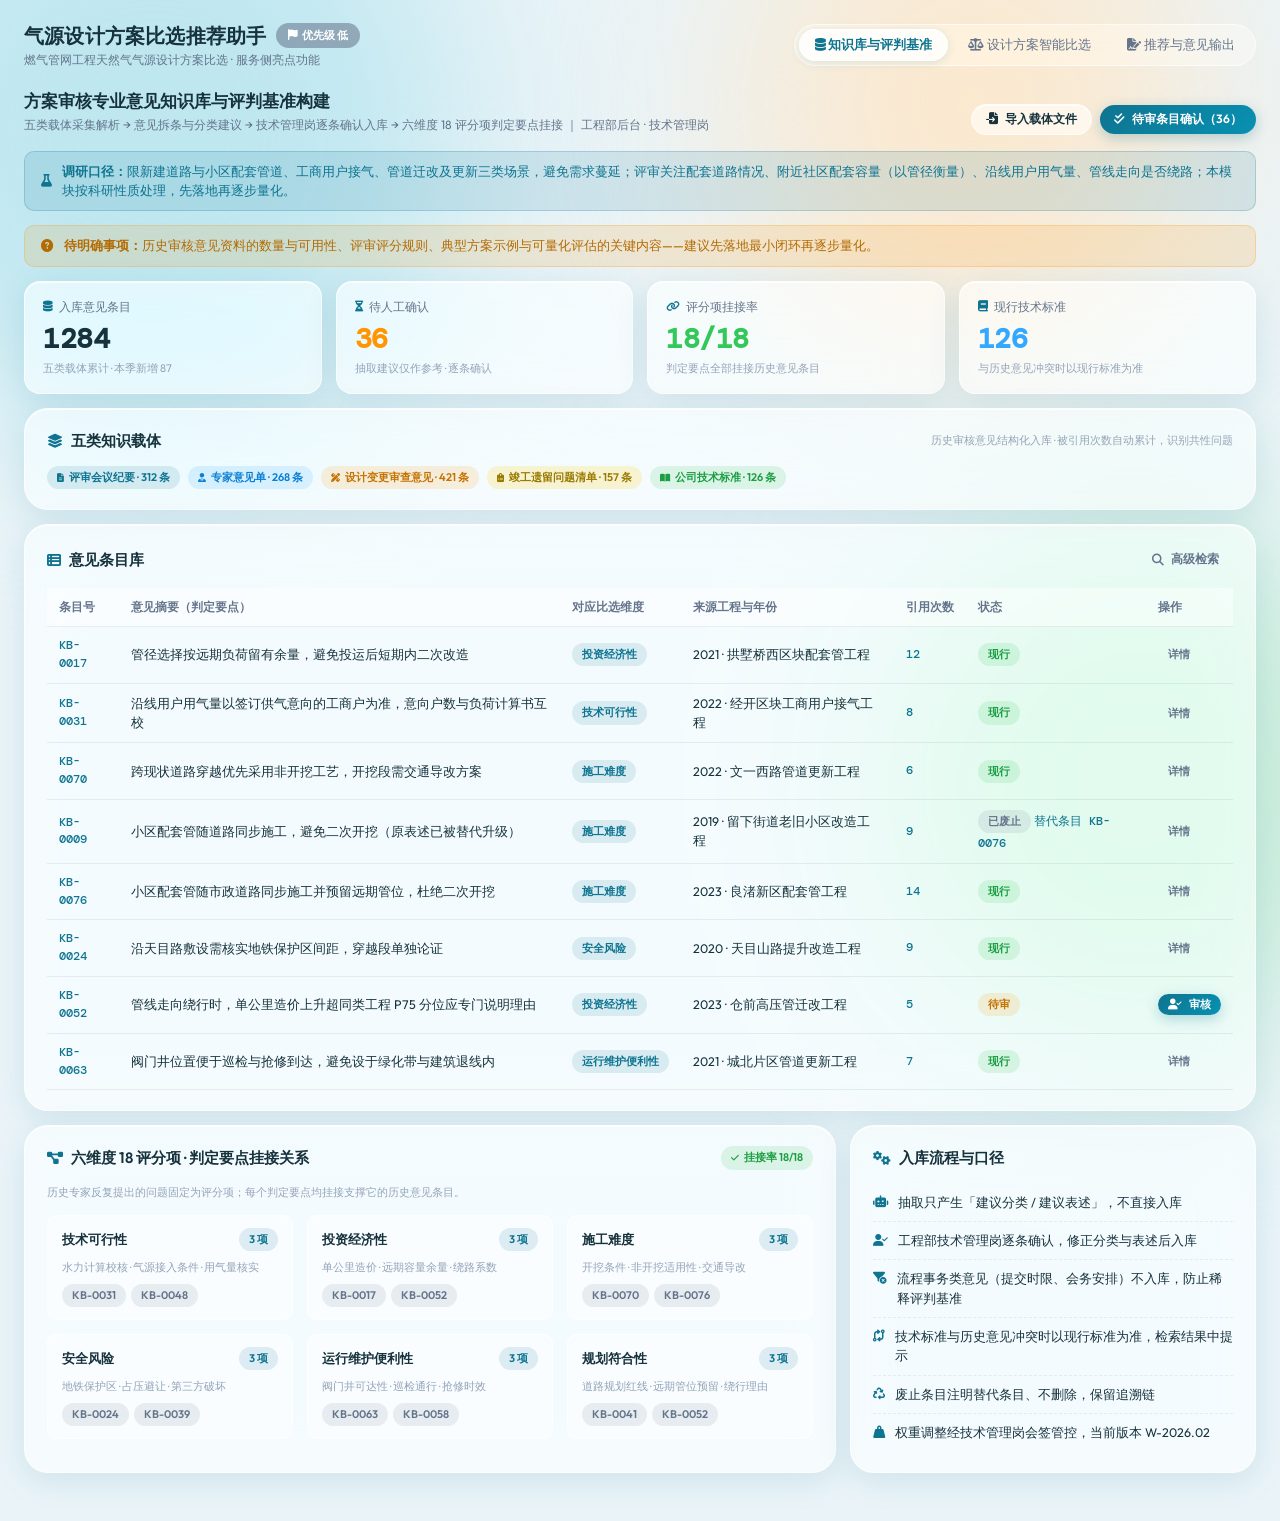
<file: modules/m12-compare.html>
<!DOCTYPE html>
<html lang="zh-CN">
<head>
<meta charset="UTF-8">
<meta name="viewport" content="width=device-width, initial-scale=1.0">
<title>M12 气源设计方案比选推荐助手</title>
<link href="https://fonts.googleapis.com/css2?family=Outfit:wght@400;500;600;700&family=DM+Mono:wght@400;500&display=swap" rel="stylesheet">
<link rel="stylesheet" href="https://cdnjs.cloudflare.com/ajax/libs/font-awesome/6.5.1/css/all.min.css">
<link rel="stylesheet" href="../styles/liquid-glass.css">
<style>
.dim-card{background:var(--glass-bg-soft);border:1px solid var(--glass-border);border-radius:var(--radius-sm);padding:12px 14px;}
.dim-row{display:grid;grid-template-columns:120px 1fr 62px;gap:12px;align-items:center;padding:9px 0;border-bottom:1px dashed var(--c-line);}
.dim-row:last-child{border-bottom:none;}
.bar-line{display:flex;align-items:center;gap:8px;margin:3px 0;}
.bar-tag{width:18px;height:18px;border-radius:5px;font-size:10px;font-weight:700;color:#fff;display:inline-flex;align-items:center;justify-content:center;flex-shrink:0;}
.bar-tag.a{background:var(--c-primary);}
.bar-tag.b{background:var(--c-accent);}
.compare-bar{flex:1;height:9px;border-radius:8px;background:rgba(22,50,60,.08);overflow:hidden;}
.compare-fill{height:100%;border-radius:8px;}
.fill-a{background:linear-gradient(90deg,#0E7490,#0891B2);}
.fill-b{background:linear-gradient(90deg,#FF9F0A,#FFB340);}
.bar-val{font-family:'DM Mono',monospace;font-size:11.5px;font-weight:500;width:36px;text-align:right;flex-shrink:0;}
.reason-item{background:var(--glass-bg-soft);border:1px solid var(--glass-border);border-radius:var(--radius-sm);padding:12px 14px;margin-bottom:10px;}
.chap-item{display:flex;gap:10px;align-items:center;padding:8px 0;border-bottom:1px dashed var(--c-line);font-size:12.5px;}
.chap-item:last-child{border-bottom:none;}
.chap-num{font-family:'DM Mono',monospace;color:var(--c-primary);font-weight:500;width:20px;flex-shrink:0;}
@media (max-width:1100px){.dim-row{grid-template-columns:1fr;gap:6px;}}
</style>
</head>
<body>
<div class="ambient-blob"></div>
<div class="module-wrap">

  <div class="module-top">
    <div>
      <div class="flex" style="gap:10px;">
        <div class="module-title">气源设计方案比选推荐助手</div>
        <span class="badge badge-low"><i class="fa-solid fa-flag"></i>优先级 低</span>
      </div>
      <div class="module-sub">燃气管网工程天然气气源设计方案比选 · 服务侧亮点功能</div>
    </div>
    <div class="seg" style="margin-left:auto;">
      <button class="seg-item active" data-view="v-方案审核专业意见知识库与评判基准构建" onclick="switchView('v-方案审核专业意见知识库与评判基准构建')"><i class="fa-solid fa-database"></i> 知识库与评判基准</button>
      <button class="seg-item" data-view="v-设计方案智能比选" onclick="switchView('v-设计方案智能比选')"><i class="fa-solid fa-scale-balanced"></i> 设计方案智能比选</button>
      <button class="seg-item" data-view="v-推荐方案与对比意见输出" onclick="switchView('v-推荐方案与对比意见输出')"><i class="fa-solid fa-file-signature"></i> 推荐与意见输出</button>
    </div>
  </div>

  <!-- ============ 页面1：知识库与评判基准构建 ============ -->
  <section class="view active" id="v-方案审核专业意见知识库与评判基准构建">
    <div class="page-head">
      <div>
        <div class="page-title">方案审核专业意见知识库与评判基准构建</div>
        <div class="page-desc">五类载体采集解析 → 意见拆条与分类建议 → 技术管理岗逐条确认入库 → 六维度 18 评分项判定要点挂接 ｜ 工程部后台 · 技术管理岗</div>
      </div>
      <div class="flex" style="gap:8px;">
        <button class="btn btn-glass btn-sm" onclick="showToast('批量导入五类载体文件，OCR 解析已排队（预计 12 分钟）')"><i class="fa-solid fa-file-import"></i>导入载体文件</button>
        <button class="btn btn-primary btn-sm" onclick="openModal('m-kb-audit')"><i class="fa-solid fa-check-double"></i>待审条目确认（36）</button>
      </div>
    </div>

    <div class="alert-strip cyan"><i class="fa-solid fa-flask"></i><div><b>调研口径：</b>限新建道路与小区配套管道、工商用户接气、管道迁改及更新三类场景，避免需求蔓延；评审关注配套道路情况、附近社区配套容量（以管径衡量）、沿线用户用气量、管线走向是否绕路；本模块按科研性质处理，先落地再逐步量化。</div></div>
    <div class="alert-strip orange"><i class="fa-solid fa-circle-question"></i><div><b>待明确事项：</b>历史审核意见资料的数量与可用性、评审评分规则、典型方案示例与可量化评估的关键内容——建议先落地最小闭环再逐步量化。</div></div>

    <div class="grid g-4 mb-14">
      <div class="stat-card">
        <div class="stat-label"><i class="fa-solid fa-database"></i>入库意见条目</div>
        <div class="stat-value">1284</div>
        <div class="stat-sub">五类载体累计 · 本季新增 87</div>
      </div>
      <div class="stat-card">
        <div class="stat-label"><i class="fa-solid fa-hourglass-half"></i>待人工确认</div>
        <div class="stat-value orange">36</div>
        <div class="stat-sub">抽取建议仅作参考 · 逐条确认</div>
      </div>
      <div class="stat-card">
        <div class="stat-label"><i class="fa-solid fa-link"></i>评分项挂接率</div>
        <div class="stat-value green">18/18</div>
        <div class="stat-sub">判定要点全部挂接历史意见条目</div>
      </div>
      <div class="stat-card">
        <div class="stat-label"><i class="fa-solid fa-book"></i>现行技术标准</div>
        <div class="stat-value blue">126</div>
        <div class="stat-sub">与历史意见冲突时以现行标准为准</div>
      </div>
    </div>

    <div class="glass-card mb-14">
      <div class="card-head">
        <div class="card-title"><i class="fa-solid fa-layer-group"></i>五类知识载体</div>
        <span class="tiny">历史审核意见结构化入库 · 被引用次数自动累计，识别共性问题</span>
      </div>
      <div class="flex wrap" style="gap:8px;">
        <span class="tag tag-cyan"><i class="fa-solid fa-file-lines"></i>评审会议纪要 · 312 条</span>
        <span class="tag tag-blue"><i class="fa-solid fa-user-tie"></i>专家意见单 · 268 条</span>
        <span class="tag tag-orange"><i class="fa-solid fa-pen-ruler"></i>设计变更审查意见 · 421 条</span>
        <span class="tag tag-yellow"><i class="fa-solid fa-clipboard-list"></i>竣工遗留问题清单 · 157 条</span>
        <span class="tag tag-green"><i class="fa-solid fa-book-open"></i>公司技术标准 · 126 条</span>
      </div>
    </div>

    <div class="glass-card mb-14">
      <div class="card-head">
        <div class="card-title"><i class="fa-solid fa-table-list"></i>意见条目库</div>
        <button class="btn btn-ghost btn-sm" onclick="showToast('高级检索：按比选维度 / 来源工程 / 状态 / 引用次数过滤')"><i class="fa-solid fa-magnifying-glass"></i>高级检索</button>
      </div>
      <div class="table-scroll">
        <table class="glass-table">
          <thead>
            <tr><th>条目号</th><th>意见摘要（判定要点）</th><th>对应比选维度</th><th>来源工程与年份</th><th>引用次数</th><th>状态</th><th>操作</th></tr>
          </thead>
          <tbody>
            <tr>
              <td class="mono">KB-0017</td>
              <td>管径选择按远期负荷留有余量，避免投运后短期内二次改造</td>
              <td><span class="tag tag-cyan">投资经济性</span></td>
              <td>2021 · 拱墅桥西区块配套管工程</td>
              <td class="mono">12</td>
              <td><span class="tag tag-green">现行</span></td>
              <td><button class="btn btn-ghost btn-xs" onclick="showToast('KB-0017 详情：原文、OCR 置信度 0.96、挂接评分项 2 项')">详情</button></td>
            </tr>
            <tr>
              <td class="mono">KB-0031</td>
              <td>沿线用户用气量以签订供气意向的工商户为准，意向户数与负荷计算书互校</td>
              <td><span class="tag tag-cyan">技术可行性</span></td>
              <td>2022 · 经开区块工商用户接气工程</td>
              <td class="mono">8</td>
              <td><span class="tag tag-green">现行</span></td>
              <td><button class="btn btn-ghost btn-xs" onclick="showToast('KB-0031 详情：原文、OCR 置信度 0.94、挂接评分项 2 项')">详情</button></td>
            </tr>
            <tr>
              <td class="mono">KB-0070</td>
              <td>跨现状道路穿越优先采用非开挖工艺，开挖段需交通导改方案</td>
              <td><span class="tag tag-cyan">施工难度</span></td>
              <td>2022 · 文一西路管道更新工程</td>
              <td class="mono">6</td>
              <td><span class="tag tag-green">现行</span></td>
              <td><button class="btn btn-ghost btn-xs" onclick="showToast('KB-0070 详情：原文、OCR 置信度 0.92、挂接评分项 2 项')">详情</button></td>
            </tr>
            <tr>
              <td class="mono">KB-0009</td>
              <td>小区配套管随道路同步施工，避免二次开挖（原表述已被替代升级）</td>
              <td><span class="tag tag-cyan">施工难度</span></td>
              <td>2019 · 留下街道老旧小区改造工程</td>
              <td class="mono">9</td>
              <td><span class="tag tag-gray">已废止</span> <span class="tiny mono">替代条目 KB-0076</span></td>
              <td><button class="btn btn-ghost btn-xs" onclick="showToast('KB-0009 已废止：判定要点已由 KB-0076 替代，本条保留追溯链不删除')">详情</button></td>
            </tr>
            <tr>
              <td class="mono">KB-0076</td>
              <td>小区配套管随市政道路同步施工并预留远期管位，杜绝二次开挖</td>
              <td><span class="tag tag-cyan">施工难度</span></td>
              <td>2023 · 良渚新区配套管工程</td>
              <td class="mono">14</td>
              <td><span class="tag tag-green">现行</span></td>
              <td><button class="btn btn-ghost btn-xs" onclick="showToast('KB-0076 详情：由 KB-0009 替代升级而来，引用 14 次')">详情</button></td>
            </tr>
            <tr>
              <td class="mono">KB-0024</td>
              <td>沿天目路敷设需核实地铁保护区间距，穿越段单独论证</td>
              <td><span class="tag tag-cyan">安全风险</span></td>
              <td>2020 · 天目山路提升改造工程</td>
              <td class="mono">9</td>
              <td><span class="tag tag-green">现行</span></td>
              <td><button class="btn btn-ghost btn-xs" onclick="showToast('KB-0024 详情：原文、OCR 置信度 0.95、挂接评分项 3 项')">详情</button></td>
            </tr>
            <tr>
              <td class="mono">KB-0052</td>
              <td>管线走向绕行时，单公里造价上升超同类工程 P75 分位应专门说明理由</td>
              <td><span class="tag tag-cyan">投资经济性</span></td>
              <td>2023 · 仓前高压管迁改工程</td>
              <td class="mono">5</td>
              <td><span class="tag tag-orange">待审</span></td>
              <td><button class="btn btn-primary btn-xs" onclick="openModal('m-kb-audit')"><i class="fa-solid fa-user-check"></i>审核</button></td>
            </tr>
            <tr>
              <td class="mono">KB-0063</td>
              <td>阀门井位置便于巡检与抢修到达，避免设于绿化带与建筑退线内</td>
              <td><span class="tag tag-cyan">运行维护便利性</span></td>
              <td>2021 · 城北片区管道更新工程</td>
              <td class="mono">7</td>
              <td><span class="tag tag-green">现行</span></td>
              <td><button class="btn btn-ghost btn-xs" onclick="showToast('KB-0063 详情：原文、OCR 置信度 0.91、挂接评分项 2 项')">详情</button></td>
            </tr>
          </tbody>
        </table>
      </div>
    </div>

    <div class="grid g-main-side">
      <div class="glass-card">
        <div class="card-head">
          <div class="card-title"><i class="fa-solid fa-diagram-project"></i>六维度 18 评分项 · 判定要点挂接关系</div>
          <span class="tag tag-green"><i class="fa-solid fa-check"></i>挂接率 18/18</span>
        </div>
        <div class="tiny mb-14">历史专家反复提出的问题固定为评分项；每个判定要点均挂接支撑它的历史意见条目。</div>
        <div class="grid g-3">
          <div class="dim-card">
            <div class="flex-between"><div style="font-weight:600;">技术可行性</div><span class="tag tag-cyan">3 项</span></div>
            <div class="tiny mt-8">水力计算校核 · 气源接入条件 · 用气量核实</div>
            <div class="flex wrap mt-8" style="gap:5px;"><span class="tag tag-gray">KB-0031</span><span class="tag tag-gray">KB-0048</span></div>
          </div>
          <div class="dim-card">
            <div class="flex-between"><div style="font-weight:600;">投资经济性</div><span class="tag tag-cyan">3 项</span></div>
            <div class="tiny mt-8">单公里造价 · 远期容量余量 · 绕路系数</div>
            <div class="flex wrap mt-8" style="gap:5px;"><span class="tag tag-gray">KB-0017</span><span class="tag tag-gray">KB-0052</span></div>
          </div>
          <div class="dim-card">
            <div class="flex-between"><div style="font-weight:600;">施工难度</div><span class="tag tag-cyan">3 项</span></div>
            <div class="tiny mt-8">开挖条件 · 非开挖适用性 · 交通导改</div>
            <div class="flex wrap mt-8" style="gap:5px;"><span class="tag tag-gray">KB-0070</span><span class="tag tag-gray">KB-0076</span></div>
          </div>
          <div class="dim-card">
            <div class="flex-between"><div style="font-weight:600;">安全风险</div><span class="tag tag-cyan">3 项</span></div>
            <div class="tiny mt-8">地铁保护区 · 占压避让 · 第三方破坏</div>
            <div class="flex wrap mt-8" style="gap:5px;"><span class="tag tag-gray">KB-0024</span><span class="tag tag-gray">KB-0039</span></div>
          </div>
          <div class="dim-card">
            <div class="flex-between"><div style="font-weight:600;">运行维护便利性</div><span class="tag tag-cyan">3 项</span></div>
            <div class="tiny mt-8">阀门井可达性 · 巡检通行 · 抢修时效</div>
            <div class="flex wrap mt-8" style="gap:5px;"><span class="tag tag-gray">KB-0063</span><span class="tag tag-gray">KB-0058</span></div>
          </div>
          <div class="dim-card">
            <div class="flex-between"><div style="font-weight:600;">规划符合性</div><span class="tag tag-cyan">3 项</span></div>
            <div class="tiny mt-8">道路规划红线 · 远期管位预留 · 绕行理由</div>
            <div class="flex wrap mt-8" style="gap:5px;"><span class="tag tag-gray">KB-0041</span><span class="tag tag-gray">KB-0052</span></div>
          </div>
        </div>
      </div>
      <div class="glass-card">
        <div class="card-head">
          <div class="card-title"><i class="fa-solid fa-gears"></i>入库流程与口径</div>
        </div>
        <ul class="icon-list">
          <li><i class="fa-solid fa-robot"></i>抽取只产生「建议分类 / 建议表述」，不直接入库</li>
          <li><i class="fa-solid fa-user-check"></i>工程部技术管理岗逐条确认，修正分类与表述后入库</li>
          <li><i class="fa-solid fa-filter-circle-xmark"></i>流程事务类意见（提交时限、会务安排）不入库，防止稀释评判基准</li>
          <li><i class="fa-solid fa-code-compare"></i>技术标准与历史意见冲突时以现行标准为准，检索结果中提示</li>
          <li><i class="fa-solid fa-recycle"></i>废止条目注明替代条目、不删除，保留追溯链</li>
          <li><i class="fa-solid fa-weight-hanging"></i>权重调整经技术管理岗会签管控，当前版本 W-2026.02</li>
        </ul>
      </div>
    </div>

    <div class="modal-mask" id="m-kb-audit" onclick="if(event.target===this)closeModal('m-kb-audit')">
      <div class="glass-modal">
        <div class="modal-head">
          <div class="modal-title"><i class="fa-solid fa-user-check"></i>意见条目人工确认（KB-0052）</div>
          <button class="modal-close" onclick="closeModal('m-kb-audit')"><i class="fa-solid fa-xmark"></i></button>
        </div>
        <div class="modal-body">
          <dl class="kv">
            <dt>来源载体</dt><dd>专家意见单 · 2023 仓前高压管迁改工程</dd>
            <dt>OCR 置信度</dt>
            <dd>
              <div class="flex" style="gap:8px;">
                <div class="meter" style="width:120px;"><div class="meter-fill" style="width:87%;"></div></div>
                <span class="mono">0.87</span>
              </div>
            </dd>
            <dt>原文摘录</dt><dd>「管线走向绕行时，单公里造价上升超过同类工程 P75 分位应专门说明理由，否则按经济性劣势计。」</dd>
            <dt>建议分类</dt><dd><span class="tag tag-cyan">投资经济性</span> · 挂接评分项「绕路系数」判定要点</dd>
            <dt>相关条目</dt><dd class="mono">KB-0017（同类 · 引用 12 次 · 现行）</dd>
          </dl>
          <div class="alert-strip blue mt-14" style="margin-bottom:0;"><i class="fa-solid fa-circle-info"></i>抽取只产生建议，不直接入库；请技术管理岗逐条确认分类与表述。</div>
        </div>
        <div class="modal-foot">
          <button class="btn btn-ghost" onclick="closeModal('m-kb-audit');showToast('KB-0052 已标记不入库：流程事务类意见不进入评判基准');">标记不入库</button>
          <button class="btn btn-glass" onclick="closeModal('m-kb-audit');showToast('KB-0052 已转分类修正，修正记录已留存待重新提交');">修正分类</button>
          <button class="btn btn-primary" onclick="closeModal('m-kb-audit');showToast('KB-0052 已确认入库，挂接评分项「绕路系数」判定要点');"><i class="fa-solid fa-check"></i>确认入库</button>
        </div>
      </div>
    </div>
  </section>

  <!-- ============ 页面2：设计方案智能比选 ============ -->
  <section class="view" id="v-设计方案智能比选">
    <div class="page-head">
      <div>
        <div class="page-title">设计方案智能比选</div>
        <div class="page-desc">统一上传与 OCR 解析 → 要素抽取文图互校 → 六维度逐项对比 → 分位归一加权排序 ｜ 工程部评审人</div>
      </div>
      <div class="flex" style="gap:8px;">
        <button class="btn btn-glass btn-sm" onclick="showToast('上传设计说明 / 图纸 / 概算书，OCR 解析后进入要素抽取队列')"><i class="fa-solid fa-upload"></i>上传方案材料</button>
        <button class="btn btn-primary btn-sm" onclick="showToast('重算完成：同一抽取结果 + 同一权重 W-2026.02，结果唯一（确定性计算）')"><i class="fa-solid fa-rotate"></i>重算评分</button>
      </div>
    </div>

    <div class="glass-card soft mb-14">
      <div class="flex-between wrap mb-14">
        <div class="flex wrap" style="gap:10px;">
          <span class="filter-label" style="padding-top:8px;">工程场景</span>
          <div class="seg">
            <button class="seg-item active" onclick="pickScenario(this,'新建道路与小区配套管道')"><i class="fa-solid fa-road"></i> 新建道路与小区配套管道</button>
            <button class="seg-item" onclick="pickScenario(this,'工商用户接气')"><i class="fa-solid fa-industry"></i> 工商用户接气</button>
            <button class="seg-item" onclick="pickScenario(this,'管道迁改及更新')"><i class="fa-solid fa-arrows-turn-to-dots"></i> 管道迁改及更新</button>
          </div>
        </div>
        <span class="tiny">三类共用同一套解析与比选流程，仅要素字段集与评分项子集不同；新增类型登记适用子集即可</span>
      </div>
      <div class="flex wrap" style="gap:8px;">
        <span class="tag tag-gray"><i class="fa-solid fa-hashtag"></i>评审编号 PS-2026-041</span>
        <span class="tag tag-gray"><i class="fa-solid fa-folder-open"></i>杭政燃新〔2026〕天目路片区配套管道工程</span>
        <span class="tag tag-green"><i class="fa-solid fa-file-circle-check"></i>材料 4 份 · OCR 解析完成</span>
        <span class="tag tag-gray"><i class="fa-solid fa-user"></i>评审人：王*强（工程部）</span>
      </div>
    </div>

    <div class="grid g-2 mb-14">
      <div class="glass-card">
        <div class="card-head">
          <div class="card-title"><i class="fa-solid fa-route"></i>方案A · DN200 沿天目路</div>
          <span class="tag tag-cyan">排序 1 · 84.6 分</span>
        </div>
        <div class="flex wrap" style="gap:6px;">
          <span class="tag tag-gray">管长 2.84 km</span>
          <span class="tag tag-gray">投资 1160 万元</span>
          <span class="tag tag-gray">工期 90 天</span>
          <span class="tag tag-gray">阀门井 6 座</span>
          <span class="tag tag-orange">挂起 2 项</span>
        </div>
      </div>
      <div class="glass-card">
        <div class="card-head">
          <div class="card-title"><i class="fa-solid fa-route"></i>方案B · DN150 沿文一西路</div>
          <span class="tag tag-accent">排序 2 · 84.0 分</span>
        </div>
        <div class="flex wrap" style="gap:6px;">
          <span class="tag tag-gray">管长 3.12 km</span>
          <span class="tag tag-gray">投资 980 万元</span>
          <span class="tag tag-gray">工期 120 天</span>
          <span class="tag tag-gray">阀门井 4 座</span>
          <span class="tag tag-red">冲突 1 项</span>
        </div>
      </div>
    </div>

    <div class="grid g-main-side">
      <div>
        <div class="glass-card mb-14">
          <div class="card-head">
            <div class="card-title"><i class="fa-solid fa-table-cells-large"></i>要素抽取汇总表（文图互校）</div>
            <button class="btn btn-accent btn-sm" onclick="openModal('m-elem-confirm')"><i class="fa-solid fa-triangle-exclamation"></i>挂起项处理（3）</button>
          </div>
          <div class="table-scroll">
            <table class="glass-table">
              <thead>
                <tr><th>要素</th><th>方案A取值</th><th>方案B取值</th><th>出处</th><th>置信度</th><th>互校结果</th></tr>
              </thead>
              <tbody>
                <tr>
                  <td>设计管径</td><td class="mono">DN200</td><td class="mono">DN150</td>
                  <td>说明书 P8 · 图 GD-2026-041-03</td><td class="mono">0.98</td>
                  <td><span class="tag tag-green">文图一致</span></td>
                </tr>
                <tr>
                  <td>管道长度</td><td class="mono">2.84 km</td><td class="mono">3.12 km</td>
                  <td>说明书 P9</td><td class="mono">0.97</td>
                  <td><span class="tag tag-green">文图一致</span></td>
                </tr>
                <tr>
                  <td>沿线用户用气量</td><td class="mono">4800 Nm³/h</td><td class="mono">4800 Nm³/h</td>
                  <td>负荷计算书</td><td class="mono">0.95</td>
                  <td><span class="tag tag-green">两案一致</span></td>
                </tr>
                <tr>
                  <td>配套道路情况</td>
                  <td>现状双向 4 车道，具备开挖条件</td>
                  <td>规划提升双向 6 车道，需交通导改</td>
                  <td>说明书 P14</td><td class="mono">0.91</td>
                  <td><span class="tag tag-gray">说明类</span></td>
                </tr>
                <tr>
                  <td>管线走向</td>
                  <td>沿天目路直敷</td>
                  <td>说明「直敷」/ 图纸示意绕行</td>
                  <td>说明书 P11 · 图 GD-2026-041-05</td><td class="mono">0.89</td>
                  <td><span class="tag tag-red">冲突标注</span></td>
                </tr>
                <tr>
                  <td>估算投资</td><td class="mono">1160 万元</td><td class="mono">980 万元</td>
                  <td>概算书</td><td class="mono">0.93</td>
                  <td><span class="tag tag-green">文表一致</span></td>
                </tr>
                <tr>
                  <td>施工工期</td><td class="mono">90 天</td><td class="mono">120 天</td>
                  <td>说明书 P22</td><td class="mono">0.82</td>
                  <td><span class="tag tag-orange">低置信挂起</span></td>
                </tr>
                <tr>
                  <td>防腐等级</td>
                  <td><span class="tag tag-yellow">未列明</span></td>
                  <td class="mono">LPE 加强级</td>
                  <td>方案B 说明书 P16</td><td class="mono">—</td>
                  <td><span class="tag tag-orange">缺项</span></td>
                </tr>
              </tbody>
            </table>
          </div>
          <div class="alert-strip orange mt-14" style="margin-bottom:0;"><i class="fa-solid fa-circle-exclamation"></i>同一要素在设计说明与图纸中均出现时两处互校，不一致只标注冲突、不自行取其一；低置信与缺项一律挂起交评审人处理；缺项不作结论依据、不折算分值、不以默认值代替。</div>
        </div>

        <div class="glass-card">
          <div class="card-head">
            <div class="card-title"><i class="fa-solid fa-chart-simple"></i>六维度逐项对比</div>
            <div class="flex" style="gap:6px;">
              <span class="tag tag-cyan"><i class="fa-solid fa-square"></i>方案A</span>
              <span class="tag tag-accent"><i class="fa-solid fa-square"></i>方案B</span>
            </div>
          </div>
          <div class="tiny mb-8">数值型要素按同类历史工程分布分位归一；判断型按判定要点逐条计分（挂接知识库条目）。</div>
          <div class="dim-row">
            <div>
              <div style="font-weight:600;font-size:12.5px;">技术可行性</div>
              <div class="tiny mono">权重 0.20</div>
            </div>
            <div>
              <div class="bar-line"><span class="bar-tag a">A</span><div class="compare-bar"><div class="compare-fill fill-a" style="width:92%;"></div></div><span class="bar-val mono">0.92</span></div>
              <div class="bar-line"><span class="bar-tag b">B</span><div class="compare-bar"><div class="compare-fill fill-b" style="width:85%;"></div></div><span class="bar-val mono">0.85</span></div>
            </div>
            <div><span class="tag tag-green">A 优</span></div>
          </div>
          <div class="dim-row">
            <div>
              <div style="font-weight:600;font-size:12.5px;">投资经济性</div>
              <div class="tiny mono">权重 0.20</div>
            </div>
            <div>
              <div class="bar-line"><span class="bar-tag a">A</span><div class="compare-bar"><div class="compare-fill fill-a" style="width:74%;"></div></div><span class="bar-val mono">0.74</span></div>
              <div class="bar-line"><span class="bar-tag b">B</span><div class="compare-bar"><div class="compare-fill fill-b" style="width:90%;"></div></div><span class="bar-val mono">0.90</span></div>
            </div>
            <div><span class="tag tag-accent">B 优</span></div>
          </div>
          <div class="dim-row">
            <div>
              <div style="font-weight:600;font-size:12.5px;">施工难度</div>
              <div class="tiny mono">权重 0.15</div>
            </div>
            <div>
              <div class="bar-line"><span class="bar-tag a">A</span><div class="compare-bar"><div class="compare-fill fill-a" style="width:90%;"></div></div><span class="bar-val mono">0.90</span></div>
              <div class="bar-line"><span class="bar-tag b">B</span><div class="compare-bar"><div class="compare-fill fill-b" style="width:70%;"></div></div><span class="bar-val mono">0.70</span></div>
            </div>
            <div><span class="tag tag-green">A 优</span></div>
          </div>
          <div class="dim-row">
            <div>
              <div style="font-weight:600;font-size:12.5px;">安全风险</div>
              <div class="tiny mono">权重 0.15</div>
            </div>
            <div>
              <div class="bar-line"><span class="bar-tag a">A</span><div class="compare-bar"><div class="compare-fill fill-a" style="width:90%;"></div></div><span class="bar-val mono">0.90</span></div>
              <div class="bar-line"><span class="bar-tag b">B</span><div class="compare-bar"><div class="compare-fill fill-b" style="width:82%;"></div></div><span class="bar-val mono">0.82</span></div>
            </div>
            <div><span class="tag tag-cyan">A 略优</span></div>
          </div>
          <div class="dim-row">
            <div>
              <div style="font-weight:600;font-size:12.5px;">运行维护便利性</div>
              <div class="tiny mono">权重 0.10</div>
            </div>
            <div>
              <div class="bar-line"><span class="bar-tag a">A</span><div class="compare-bar"><div class="compare-fill fill-a" style="width:84%;"></div></div><span class="bar-val mono">0.84</span></div>
              <div class="bar-line"><span class="bar-tag b">B</span><div class="compare-bar"><div class="compare-fill fill-b" style="width:78%;"></div></div><span class="bar-val mono">0.78</span></div>
            </div>
            <div><span class="tag tag-cyan">A 略优</span></div>
          </div>
          <div class="dim-row">
            <div>
              <div style="font-weight:600;font-size:12.5px;">规划符合性</div>
              <div class="tiny mono">权重 0.20</div>
            </div>
            <div>
              <div class="bar-line"><span class="bar-tag a">A</span><div class="compare-bar"><div class="compare-fill fill-a" style="width:80%;"></div></div><span class="bar-val mono">0.80</span></div>
              <div class="bar-line"><span class="bar-tag b">B</span><div class="compare-bar"><div class="compare-fill fill-b" style="width:92%;"></div></div><span class="bar-val mono">0.92</span></div>
            </div>
            <div><span class="tag tag-accent">B 优</span></div>
          </div>
        </div>
      </div>

      <div>
        <div class="glass-card mb-14">
          <div class="card-head">
            <div class="card-title"><i class="fa-solid fa-ranking-star"></i>分位归一加权评分排序</div>
            <span class="tag tag-gray">权重版本 W-2026.02</span>
          </div>
          <div class="flex-between mb-8"><span class="tiny">方案A · DN200 沿天目路</span><span class="mono" style="font-weight:700;color:var(--c-primary);font-size:15px;">84.6</span></div>
          <div class="meter mb-14"><div class="meter-fill" style="width:84.6%;"></div></div>
          <div class="flex-between mb-8"><span class="tiny">方案B · DN150 沿文一西路</span><span class="mono" style="font-weight:700;color:var(--c-accent);font-size:15px;">84.0</span></div>
          <div class="meter"><div class="meter-fill" style="width:84%;background:linear-gradient(90deg,#FF9F0A,#FFB340);"></div></div>
          <div class="alert-strip orange mt-14" style="margin-bottom:0;"><i class="fa-solid fa-scale-unbalanced"></i>两方案得分差 0.6 分（显著阈值 5 分内）：<b>差异不显著</b>，请结合权重敏感性试算与评审会讨论综合判断。</div>
        </div>

        <div class="glass-card mb-14">
          <div class="card-head">
            <div class="card-title"><i class="fa-solid fa-sliders"></i>权重敏感性试算</div>
            <button class="btn btn-glass btn-sm" onclick="showToast('敏感性试算：对六维权重做 ±10% 扰动重算排序，结果将随报告输出')"><i class="fa-solid fa-vial"></i>批量扰动试算</button>
          </div>
          <div class="table-scroll">
            <table class="glass-table">
              <thead><tr><th>权重情形</th><th>方案A</th><th>方案B</th><th>排序结论</th></tr></thead>
              <tbody>
                <tr>
                  <td>当前 W-2026.02</td>
                  <td class="mono">84.6</td><td class="mono">84.0</td>
                  <td><span class="tag tag-cyan">A 第一</span></td>
                </tr>
                <tr>
                  <td>投资经济性 0.20→0.25 施工难度 0.15→0.10</td>
                  <td class="mono">83.8</td><td class="mono">85.0</td>
                  <td><span class="tag tag-accent">B 反超</span></td>
                </tr>
              </tbody>
            </table>
          </div>
          <div class="alert-strip red mt-14" style="margin-bottom:0;"><i class="fa-solid fa-rotate"></i>排序随权重轻微调整即翻转——建议评审会重点讨论权重设定后再形成结论。</div>
        </div>

        <div class="glass-card">
          <div class="card-head">
            <div class="card-title"><i class="fa-solid fa-lock"></i>计算口径</div>
          </div>
          <ul class="icon-list">
            <li><i class="fa-solid fa-circle-check"></i>除向量检索与理由生成外全部为确定性计算，同一抽取结果 + 同一权重重算结果唯一</li>
            <li><i class="fa-solid fa-ban"></i>缺项不作结论依据、不折算分值、不以默认值代替</li>
            <li><i class="fa-solid fa-code-branch"></i>文图互校不一致仅标注冲突，不自行取其一</li>
          </ul>
        </div>
      </div>
    </div>

    <div class="modal-mask" id="m-elem-confirm" onclick="if(event.target===this)closeModal('m-elem-confirm')">
      <div class="glass-modal">
        <div class="modal-head">
          <div class="modal-title"><i class="fa-solid fa-triangle-exclamation"></i>挂起要素处理 · 管线走向（方案B）</div>
          <button class="modal-close" onclick="closeModal('m-elem-confirm')"><i class="fa-solid fa-xmark"></i></button>
        </div>
        <div class="modal-body">
          <dl class="kv">
            <dt>冲突说明</dt><dd>设计说明 P11 记载「沿文一西路直敷接入」，图纸 GD-2026-041-05 示意绕行接入，两处互校不一致</dd>
            <dt>置信度</dt><dd class="mono">0.89</dd>
            <dt>处理规则</dt><dd>系统不自行取其一，挂起后由评审人选择处理路径</dd>
          </dl>
          <div class="alert-strip blue mt-14" style="margin-bottom:0;"><i class="fa-solid fa-circle-info"></i>三路径：确认取值 / 要求补充 / 标记缺项。标记缺项后该项不作结论依据、不折算分值、不以默认值代替。</div>
        </div>
        <div class="modal-foot">
          <button class="btn btn-ghost" onclick="closeModal('m-elem-confirm');showToast('已标记缺项：不作结论依据、不折算分值、不以默认值代替');">标记缺项</button>
          <button class="btn btn-glass" onclick="closeModal('m-elem-confirm');showToast('已向设计单位发出补充说明函（3 个工作日内反馈）');">要求补充</button>
          <button class="btn btn-primary" onclick="closeModal('m-elem-confirm');showToast('已确认取值：以设计说明为准，冲突标注保留并随报告输出');">确认取值</button>
        </div>
      </div>
    </div>
  </section>

  <!-- ============ 页面3：推荐方案与对比意见输出 ============ -->
  <section class="view" id="v-推荐方案与对比意见输出">
    <div class="page-head">
      <div>
        <div class="page-title">推荐方案与对比意见输出</div>
        <div class="page-desc">推荐理由强制引用 + 四项事实校验 + 技术负责人复核 + 七章节报告与结论回流 ｜ 技术负责人 · 评审人 · 建设单位</div>
      </div>
      <div class="flex" style="gap:8px;">
        <button class="btn btn-glass btn-sm" onclick="openModal('m-review')"><i class="fa-solid fa-user-pen"></i>技术负责人复核</button>
        <button class="btn btn-primary btn-sm" onclick="openModal('m-report')"><i class="fa-solid fa-file-arrow-down"></i>报告预览与导出</button>
      </div>
    </div>

    <div class="alert-strip cyan"><i class="fa-solid fa-circle-info"></i><div><b>输出口径：</b>输出推荐意见而非决定，最终由建设单位按既有程序决策；未经技术负责人复核的推荐意见不生成正式报告、不对外提供；连续两次校验不通过转人工撰写。</div></div>

    <div class="grid g-main-side mb-14">
      <div class="glass-card">
        <div class="card-head">
          <div class="card-title"><i class="fa-solid fa-wand-magic-sparkles"></i>大模型推荐理由 · 推荐方案A（DN200 沿天目路）</div>
          <span class="tag tag-accent"><i class="fa-solid fa-robot"></i>生成输入限定本次材料与知识库条目</span>
        </div>
        <div class="reason-item">
          <div class="flex-between wrap mb-8">
            <div style="font-weight:600;font-size:12.5px;">1 · 技术可行性：DN200 水力裕度满足远期负荷</div>
            <div class="flex wrap" style="gap:5px;">
              <span class="tag tag-cyan">引用 KB-0017</span>
              <span class="tag tag-blue">要素：设计管径 DN200</span>
            </div>
          </div>
          <div class="tiny">方案A 抽取管径 DN200（说明书 P8 · 置信度 0.98），远期负荷 4800 Nm³/h 工况下流速处于经济区间；知识库条目 KB-0017「管径选择按远期负荷留有余量」（现行 · 引用 12 次）判定要点逐条计分通过。</div>
        </div>
        <div class="reason-item">
          <div class="flex-between wrap mb-8">
            <div style="font-weight:600;font-size:12.5px;">2 · 施工难度：现状道路具备开挖条件，无需交通导改</div>
            <div class="flex wrap" style="gap:5px;">
              <span class="tag tag-cyan">引用 KB-0070 / KB-0076</span>
              <span class="tag tag-blue">要素：配套道路情况</span>
            </div>
          </div>
          <div class="tiny">抽取要素显示天目路现状双向 4 车道、具备开挖条件（置信度 0.91）；依据 KB-0070「跨现状道路穿越优先非开挖」与 KB-0076「随道路同步施工避免二次开挖」，本维度方案A 计分 0.90、方案B 0.70。</div>
        </div>
        <div class="reason-item">
          <div class="flex-between wrap mb-8">
            <div style="font-weight:600;font-size:12.5px;">3 · 投资经济性：方案A 造价偏高为本维度短板</div>
            <div class="flex wrap" style="gap:5px;">
              <span class="tag tag-cyan">引用 KB-0052</span>
              <span class="tag tag-blue">要素：估算投资 1160 / 980 万元</span>
            </div>
          </div>
          <div class="tiny">方案A 估算投资 1160 万元高于方案B 180 万元（概算书 · 置信度 0.93）；依据 KB-0052「绕行单公里造价超同类 P75 需说明理由」，方案B 绕行 0.28 km 未附造价说明，经济性优势应审慎采信（该条目状态：待审）。</div>
        </div>
        <div class="grid g-2">
          <div class="reason-item" style="border:1px solid rgba(255,149,0,.35);background:var(--c-warn-soft);">
            <div style="font-weight:600;font-size:12.5px;" class="mb-8"><i class="fa-solid fa-thumbs-down" style="color:var(--c-warn);"></i> 推荐方案A短板（同时写明）</div>
            <div class="tiny">估算投资高 180 万元；工期受天目路地铁保护区核实影响存在不确定性（KB-0024）；防腐等级未列明，已挂起待补、不作结论依据。</div>
          </div>
          <div class="reason-item" style="border:1px solid rgba(52,199,89,.35);background:var(--c-ok-soft);">
            <div style="font-weight:600;font-size:12.5px;" class="mb-8"><i class="fa-solid fa-thumbs-up" style="color:var(--c-ok);"></i> 备选方案B优势（同时写明）</div>
            <div class="tiny">造价低 180 万元；与文一西路远期双向 6 车道规划协同更好（KB-0041）；劣势：绕行 0.28 km、DN150 远期扩容受限、需交通导改。</div>
          </div>
        </div>
        <div class="flex mt-14">
          <button class="btn btn-ghost btn-sm" onclick="showToast('引用清单：KB-0017 / 0024 / 0041 / 0052 / 0070 / 0076，均已回链知识库条目')"><i class="fa-solid fa-link"></i>查看完整引用清单</button>
        </div>
      </div>

      <div class="glass-card">
        <div class="card-head">
          <div class="card-title"><i class="fa-solid fa-shield-halved"></i>四项事实校验结果</div>
          <span class="tag tag-green"><i class="fa-solid fa-check"></i>第 1 次校验全部通过</span>
        </div>
        <div class="table-scroll">
          <table class="glass-table">
            <thead><tr><th>校验项</th><th>结果</th><th>明细</th></tr></thead>
            <tbody>
              <tr><td>引用条目存在性</td><td><span class="tag tag-green">通过</span></td><td>6 处引用均存在于知识库（KB-0052 为待审，引用时状态已标注）</td></tr>
              <tr><td>数值一致性</td><td><span class="tag tag-green">通过</span></td><td>引用数值与抽取结果一致（DN200 · 2.84 km · 1160 万元）</td></tr>
              <tr><td>缺项未被当作结论</td><td><span class="tag tag-green">通过</span></td><td>方案A 防腐等级缺项未参与评分与结论表述</td></tr>
              <tr><td>用语合规</td><td><span class="tag tag-green">通过</span></td><td>无「必须 / 绝对」类决定性用语，符合推荐意见口径</td></tr>
            </tbody>
          </table>
        </div>
        <div class="tiny mt-8"><i class="fa-solid fa-circle-info"></i> 连续两次校验不通过将转人工撰写推荐理由。</div>
      </div>
    </div>

    <div class="grid g-4 mb-14">
      <div class="stat-card">
        <div class="stat-label"><i class="fa-solid fa-user-pen"></i>技术负责人复核</div>
        <div class="stat-value" style="font-size:20px;">修改措辞</div>
        <div class="stat-sub">郑*明 · 2026-10-27 14:32 · 已生效</div>
      </div>
      <div class="stat-card">
        <div class="stat-label"><i class="fa-solid fa-shield-halved"></i>事实校验</div>
        <div class="stat-value green">4/4</div>
        <div class="stat-sub">第 1 次通过 · 无转人工情形</div>
      </div>
      <div class="stat-card">
        <div class="stat-label"><i class="fa-solid fa-book-bookmark"></i>报告章节</div>
        <div class="stat-value blue">7</div>
        <div class="stat-sub">固定七章节 · 随附知识库与权重版本</div>
      </div>
      <div class="stat-card">
        <div class="stat-label"><i class="fa-solid fa-code-compare"></i>结论一致性</div>
        <div class="stat-value green">一致</div>
        <div class="stat-sub">评审最终采用方案与推荐方案一致</div>
      </div>
    </div>

    <div class="grid g-3">
      <div class="glass-card">
        <div class="card-head">
          <div class="card-title"><i class="fa-solid fa-list-ol"></i>比选推荐报告 · 固定七章节</div>
        </div>
        <div class="chap-item"><span class="chap-num">1</span><span>工程概况与评审范围</span></div>
        <div class="chap-item"><span class="chap-num">2</span><span>方案概述（方案A / 方案B）</span></div>
        <div class="chap-item"><span class="chap-num">3</span><span>要素抽取与文图互校结果</span></div>
        <div class="chap-item"><span class="chap-num">4</span><span>六维度逐项对比分析</span></div>
        <div class="chap-item"><span class="chap-num">5</span><span>加权评分与敏感性试算</span></div>
        <div class="chap-item"><span class="chap-num">6</span><span>推荐意见与理由（附引用清单）</span></div>
        <div class="chap-item"><span class="chap-num">7</span><span>风险提示与遗留问题</span></div>
        <div class="tiny mt-8"><i class="fa-solid fa-fingerprint"></i> 随附知识库版本 KB-2026.10 · 权重版本 W-2026.02</div>
        <div class="flex mt-14" style="gap:8px;">
          <button class="btn btn-primary btn-sm" onclick="showToast('比选推荐报告已按 Word 格式导出并归档（RPT-2026-041）')"><i class="fa-solid fa-file-word"></i>Word</button>
          <button class="btn btn-glass btn-sm" onclick="showToast('比选推荐报告已按 PDF 格式导出并归档（RPT-2026-041）')"><i class="fa-solid fa-file-pdf"></i>PDF</button>
          <button class="btn btn-glass btn-sm" onclick="showToast('比选推荐报告已按 HTML 格式导出并归档（RPT-2026-041）')"><i class="fa-solid fa-file-code"></i>HTML</button>
        </div>
      </div>

      <div class="glass-card">
        <div class="card-head">
          <div class="card-title"><i class="fa-solid fa-code-compare"></i>评审结论比对与意见回流</div>
          <button class="btn btn-glass btn-sm" onclick="showToast('评审结论已录入：最终采用方案A，与推荐一致')"><i class="fa-solid fa-pen-to-square"></i>录入结论</button>
        </div>
        <dl class="kv mb-14">
          <dt>评审时间</dt><dd>2026-10-28 09:30 · 天目路片区评审会</dd>
          <dt>最终采用</dt><dd><span class="tag tag-green">方案A · 与推荐一致</span></dd>
        </dl>
        <div class="tiny mb-8">历史不一致样本（记录原因）：</div>
        <div class="reason-item">
          <div class="tiny">PS-2026-036 · 转塘片区迁改：推荐方案A，最终采用方案B；原因：建设单位预算约束（记录人：王*强）</div>
        </div>
        <hr class="divider">
        <div class="tiny mb-8"><i class="fa-solid fa-rotate"></i> 本次评审新意见回流队列：</div>
        <ul class="icon-list">
          <li><i class="fa-solid fa-inbox"></i>「天目路地铁保护区核实应前置到方案评审之前」→ 建议维度：安全风险 · 待技术管理岗确认入库</li>
          <li><i class="fa-solid fa-inbox"></i>「工商用户用气量核实增加供气意向协议校验」→ 建议维度：技术可行性 · 待确认入库</li>
        </ul>
        <button class="btn btn-primary btn-sm mt-14" onclick="showToast('回流意见已批量转待入库队列，已通知技术管理岗逐条确认')"><i class="fa-solid fa-database"></i>批量转待入库</button>
      </div>

      <div class="glass-card">
        <div class="card-head">
          <div class="card-title"><i class="fa-solid fa-coins"></i>竣工造价回访修正</div>
          <button class="btn btn-glass btn-sm" onclick="showToast('回访任务已下发：竣工后 6 个月采集实际造价')"><i class="fa-solid fa-paper-plane"></i>下发回访任务</button>
        </div>
        <ul class="icon-list">
          <li><i class="fa-solid fa-arrow-rotate-left"></i>2023 仓前高压管迁改：回访实际造价 1030 万元（概算 980 万元），单公里造价分位基线上修 0.4 分位</li>
          <li><i class="fa-solid fa-chart-line"></i>回访修正同类历史工程分布，下次比选投资经济性分位归一基线随之更新</li>
          <li><i class="fa-solid fa-calendar-check"></i>天目路片区工程已列入回访计划（预计 2027-04 竣工回访）</li>
        </ul>
      </div>
    </div>

    <div class="modal-mask" id="m-review" onclick="if(event.target===this)closeModal('m-review')">
      <div class="glass-modal">
        <div class="modal-head">
          <div class="modal-title"><i class="fa-solid fa-user-pen"></i>技术负责人复核 · 推荐意见</div>
          <button class="modal-close" onclick="closeModal('m-review')"><i class="fa-solid fa-xmark"></i></button>
        </div>
        <div class="modal-body">
          <div class="tiny mb-8">推荐方案A（DN200 沿天目路）· 综合得分 84.6 · 差异不显著提示已随附</div>
          <div class="reason-item">
            <div class="tiny">第 2 条推荐理由当前表述「方案A 施工条件明显优于方案B」，建议改为「综合略优」以符合推荐意见口径（用语合规校验项关联）。</div>
          </div>
          <div class="alert-strip orange mt-14" style="margin-bottom:0;"><i class="fa-solid fa-lock"></i>未经复核的推荐意见不生成正式报告、不对外提供；驳回理由按季度归集，用于优化生成约束。</div>
        </div>
        <div class="modal-foot">
          <button class="btn btn-danger" onclick="closeModal('m-review');showToast('复核结论：整体驳回。理由已按季度归集，用于优化生成约束');">整体驳回</button>
          <button class="btn btn-accent" onclick="closeModal('m-review');showToast('复核结论：修改措辞。「明显优于」→「综合略优」已修正并归档');">修改措辞</button>
          <button class="btn btn-primary" onclick="closeModal('m-review');showToast('复核结论：采纳。推荐意见解锁正式报告导出');">采纳</button>
        </div>
      </div>
    </div>

    <div class="modal-mask" id="m-report" onclick="if(event.target===this)closeModal('m-report')">
      <div class="glass-modal wide">
        <div class="modal-head">
          <div class="modal-title"><i class="fa-solid fa-file-arrow-down"></i>比选推荐报告预览 · RPT-2026-041</div>
          <button class="modal-close" onclick="closeModal('m-report')"><i class="fa-solid fa-xmark"></i></button>
        </div>
        <div class="modal-body">
          <div class="tiny mb-8">固定七章节 · 随附知识库版本 KB-2026.10 与权重版本 W-2026.02 · 复核结论：修改措辞（已生效）</div>
          <div class="chap-item"><span class="chap-num">1</span><span>工程概况与评审范围</span></div>
          <div class="chap-item"><span class="chap-num">2</span><span>方案概述（方案A / 方案B）</span></div>
          <div class="chap-item"><span class="chap-num">3</span><span>要素抽取与文图互校结果</span></div>
          <div class="chap-item"><span class="chap-num">4</span><span>六维度逐项对比分析</span></div>
          <div class="chap-item"><span class="chap-num">5</span><span>加权评分与敏感性试算</span></div>
          <div class="chap-item"><span class="chap-num">6</span><span>推荐意见与理由（附引用清单）</span></div>
          <div class="chap-item"><span class="chap-num">7</span><span>风险提示与遗留问题</span></div>
          <div class="alert-strip cyan mt-14" style="margin-bottom:0;"><i class="fa-solid fa-circle-info"></i>报告为推荐意见，最终由建设单位按既有程序决策；导出后自动归档。</div>
        </div>
        <div class="modal-foot">
          <button class="btn btn-glass" onclick="showToast('报告已按 HTML 格式导出并归档（RPT-2026-041）')"><i class="fa-solid fa-file-code"></i>导出 HTML</button>
          <button class="btn btn-glass" onclick="showToast('报告已按 PDF 格式导出并归档（RPT-2026-041）')"><i class="fa-solid fa-file-pdf"></i>导出 PDF</button>
          <button class="btn btn-primary" onclick="showToast('报告已按 Word 格式导出并归档（RPT-2026-041）')"><i class="fa-solid fa-file-word"></i>导出 Word</button>
        </div>
      </div>
    </div>
  </section>

</div>

<script>
function switchView(vid){
  document.querySelectorAll('.view').forEach(function(v){v.classList.remove('active');});
  var el=document.getElementById(vid); if(el){el.classList.add('active');}
  document.querySelectorAll('.seg-item[data-view]').forEach(function(b){
    b.classList.toggle('active', b.getAttribute('data-view')===vid);
  });
  try{history.replaceState(null,'','#'+encodeURIComponent(vid));}catch(e){}
  window.scrollTo({top:0,behavior:'smooth'});
}
function openModal(id){var m=document.getElementById(id); if(m){m.classList.add('open');}}
function closeModal(id){var m=document.getElementById(id); if(m){m.classList.remove('open');}}
function showToast(msg){
  var t=document.getElementById('app-toast');
  if(!t){t=document.createElement('div');t.id='app-toast';t.className='toast';document.body.appendChild(t);}
  t.textContent=msg;t.classList.add('show');
  clearTimeout(t._tm);t._tm=setTimeout(function(){t.classList.remove('show');},2200);
}
function pickScenario(btn,label){
  btn.parentElement.querySelectorAll('.seg-item').forEach(function(b){b.classList.remove('active');});
  btn.classList.add('active');
  showToast('已切换场景：'+label+'（要素字段集与评分项子集已联动加载）');
}
window.addEventListener('hashchange',function(){
  var h=decodeURIComponent(location.hash.replace('#',''));
  if(h&&document.getElementById(h)){switchView(h);}
});
(function(){
  var h=decodeURIComponent(location.hash.replace('#',''));
  if(h&&document.getElementById(h)){switchView(h);}
})();
</script>
</body>
</html>
</file>
<file: styles/liquid-glass.css>
/* ============================================================
   杭州燃气 · 管网运营智能体平台
   Apple Liquid Glass Design System — shared stylesheet
   ============================================================ */

/* ---------- Fonts (CDN links also required in HTML head) ---------- */
/* Outfit (Latin) + DM Mono (numbers) + PingFang SC fallback stack */

:root {
  /* glass material */
  --glass-bg: rgba(255, 255, 255, 0.62);
  --glass-bg-strong: rgba(255, 255, 255, 0.82);
  --glass-bg-soft: rgba(255, 255, 255, 0.40);
  --glass-border: rgba(255, 255, 255, 0.65);
  --glass-blur: blur(24px) saturate(180%);
  --glass-shadow: 0 8px 32px rgba(14, 116, 144, 0.12);
  --glass-inner: inset 0 1px 0 rgba(255, 255, 255, 0.85);
  --radius-lg: 24px; --radius-md: 16px; --radius-sm: 10px; --radius-pill: 999px;

  /* colors */
  --c-primary: #0E7490;
  --c-primary-hi: #0891B2;
  --c-primary-soft: rgba(14, 116, 144, 0.12);
  --c-accent: #FF9F0A;
  --c-accent-soft: rgba(255, 159, 10, 0.16);
  --c-danger: #FF3B30;
  --c-danger-soft: rgba(255, 59, 48, 0.12);
  --c-warn: #FF9500;
  --c-warn-soft: rgba(255, 149, 0, 0.14);
  --c-caution: #E8B400;
  --c-caution-soft: rgba(255, 204, 0, 0.18);
  --c-ok: #34C759;
  --c-ok-soft: rgba(52, 199, 89, 0.14);
  --c-info: #34A8FF;
  --c-info-soft: rgba(52, 168, 255, 0.14);
  --c-text: #16323C;
  --c-text-2: #64748B;
  --c-text-3: #94A3B8;
  --c-line: rgba(22, 50, 60, 0.08);

  /* business risk four colors */
  --risk-red: #FF3B30; --risk-orange: #FF9500; --risk-yellow: #FFCC00; --risk-blue: #34A8FF;
}

* { margin: 0; padding: 0; box-sizing: border-box; }

html { scroll-behavior: smooth; }

body {
  font-family: 'Outfit', 'PingFang SC', 'HarmonyOS Sans SC', 'Microsoft YaHei', sans-serif;
  color: var(--c-text);
  font-size: 13px;
  line-height: 1.55;
  background: #EAF4F8;
  min-height: 100vh;
  -webkit-font-smoothing: antialiased;
}

/* ---------- Ambient mesh background ---------- */
body::before, body::after {
  content: ''; position: fixed; z-index: -2; border-radius: 50%; filter: blur(90px); pointer-events: none;
}
body::before { width: 48vw; height: 48vw; left: -12vw; top: -14vw; background: #BFE7F0; }
body::after  { width: 42vw; height: 42vw; right: -10vw; bottom: -12vw; background: #C8EDDA; }
.ambient-blob {
  position: fixed; z-index: -1; width: 36vw; height: 36vw; right: 6vw; top: -10vw;
  background: #FBE8CE; border-radius: 50%; filter: blur(100px); pointer-events: none;
}

/* ---------- Scrollbar ---------- */
::-webkit-scrollbar { width: 8px; height: 8px; }
::-webkit-scrollbar-thumb { background: rgba(14, 116, 144, 0.25); border-radius: 8px; }
::-webkit-scrollbar-track { background: transparent; }

/* ============================================================
   Module page skeleton
   ============================================================ */
.module-wrap { max-width: 1440px; margin: 0 auto; padding: 20px 24px 48px; }

.module-top {
  display: flex; align-items: center; gap: 16px; flex-wrap: wrap;
  margin-bottom: 18px;
}
.module-title { font-size: 20px; font-weight: 700; letter-spacing: .2px; }
.module-sub { font-size: 12px; color: var(--c-text-2); }

.view { display: none; animation: viewIn .35s ease; }
.view.active { display: block; }
@keyframes viewIn {
  from { opacity: 0; transform: translateY(10px); }
  to   { opacity: 1; transform: translateY(0); }
}

.page-head {
  display: flex; align-items: flex-end; justify-content: space-between;
  gap: 16px; margin: 4px 0 16px; flex-wrap: wrap;
}
.page-title { font-size: 17px; font-weight: 700; }
.page-desc { font-size: 12px; color: var(--c-text-2); margin-top: 2px; }

/* ============================================================
   Glass surfaces
   ============================================================ */
.glass-card {
  background: var(--glass-bg);
  backdrop-filter: var(--glass-blur);
  -webkit-backdrop-filter: var(--glass-blur);
  border: 1px solid var(--glass-border);
  border-radius: var(--radius-lg);
  box-shadow: var(--glass-shadow), var(--glass-inner);
  padding: 20px 22px;
}
.glass-card.strong { background: var(--glass-bg-strong); }
.glass-card.soft { background: var(--glass-bg-soft); }

.card-head {
  display: flex; align-items: center; justify-content: space-between;
  gap: 12px; margin-bottom: 14px; flex-wrap: wrap;
}
.card-title { font-size: 15px; font-weight: 600; display: flex; align-items: center; gap: 8px; }
.card-title i { color: var(--c-primary); font-size: 14px; }

.grid { display: grid; gap: 14px; }
.g-2 { grid-template-columns: repeat(2, 1fr); }
.g-3 { grid-template-columns: repeat(3, 1fr); }
.g-4 { grid-template-columns: repeat(4, 1fr); }
.g-main-side { grid-template-columns: 2fr 1fr; }
.g-pc-phone { grid-template-columns: 1fr 400px; align-items: start; }

/* ============================================================
   Stat cards
   ============================================================ */
.stat-card {
  background: var(--glass-bg);
  backdrop-filter: var(--glass-blur);
  -webkit-backdrop-filter: var(--glass-blur);
  border: 1px solid var(--glass-border);
  border-radius: var(--radius-md);
  box-shadow: var(--glass-shadow), var(--glass-inner);
  padding: 16px 18px;
  position: relative;
  overflow: hidden;
  transition: transform .2s ease, box-shadow .2s ease;
}
.stat-card:hover { transform: translateY(-2px); box-shadow: 0 12px 36px rgba(14,116,144,.16), var(--glass-inner); }
.stat-label { font-size: 12px; color: var(--c-text-2); display: flex; align-items: center; gap: 6px; }
.stat-label i { font-size: 11px; color: var(--c-primary); }
.stat-value {
  font-family: 'DM Mono', 'Outfit', monospace;
  font-size: 28px; font-weight: 700; line-height: 1.2; margin-top: 6px;
  color: var(--c-text); letter-spacing: -0.5px;
}
.stat-value.red { color: var(--c-danger); }
.stat-value.orange { color: var(--c-warn); }
.stat-value.green { color: var(--c-ok); }
.stat-value.blue { color: var(--c-info); }
.stat-value.accent { color: var(--c-accent); }
.stat-sub { font-size: 11px; color: var(--c-text-3); margin-top: 4px; }

/* ============================================================
   Segmented control (page switch)
   ============================================================ */
.seg {
  display: inline-flex; gap: 4px; padding: 4px;
  background: var(--glass-bg-soft);
  backdrop-filter: var(--glass-blur); -webkit-backdrop-filter: var(--glass-blur);
  border: 1px solid var(--glass-border);
  border-radius: var(--radius-pill);
  flex-wrap: wrap;
}
.seg-item {
  border: none; cursor: pointer; font-size: 12.5px; font-weight: 500;
  padding: 7px 16px; border-radius: var(--radius-pill);
  background: transparent; color: var(--c-text-2);
  transition: all .2s ease; font-family: inherit;
  white-space: nowrap;
}
.seg-item:hover { color: var(--c-primary); background: rgba(255,255,255,.5); }
.seg-item.active {
  background: var(--glass-bg-strong); color: var(--c-primary); font-weight: 600;
  box-shadow: 0 2px 10px rgba(14,116,144,.14), var(--glass-inner);
}

/* ============================================================
   Buttons
   ============================================================ */
.btn {
  display: inline-flex; align-items: center; gap: 7px;
  border: none; cursor: pointer; font-family: inherit;
  font-size: 13px; font-weight: 600;
  padding: 10px 22px; border-radius: var(--radius-pill);
  transition: all .2s ease; white-space: nowrap;
}
.btn-sm { padding: 6px 14px; font-size: 12px; }
.btn-xs { padding: 3px 10px; font-size: 11px; }
.btn-primary { background: linear-gradient(135deg, var(--c-primary), var(--c-primary-hi)); color: #fff; box-shadow: 0 4px 14px rgba(14,116,144,.28); }
.btn-primary:hover { transform: translateY(-1px); box-shadow: 0 6px 18px rgba(14,116,144,.36); }
.btn-glass {
  background: var(--glass-bg); color: var(--c-text);
  backdrop-filter: var(--glass-blur); -webkit-backdrop-filter: var(--glass-blur);
  border: 1px solid var(--glass-border); box-shadow: var(--glass-inner);
}
.btn-glass:hover { background: var(--glass-bg-strong); }
.btn-danger { background: linear-gradient(135deg, #FF3B30, #FF6B60); color: #fff; box-shadow: 0 4px 14px rgba(255,59,48,.3); }
.btn-accent { background: linear-gradient(135deg, #FF9F0A, #FFB340); color: #fff; box-shadow: 0 4px 14px rgba(255,159,10,.3); }
.btn-ghost { background: transparent; color: var(--c-text-2); }
.btn-ghost:hover { color: var(--c-primary); background: var(--c-primary-soft); }
.btn:disabled, .btn.disabled { opacity: .45; cursor: not-allowed; transform: none !important; }

/* icon button */
.icon-btn {
  width: 34px; height: 34px; border-radius: 50%; border: 1px solid var(--glass-border);
  background: var(--glass-bg); backdrop-filter: var(--glass-blur); -webkit-backdrop-filter: var(--glass-blur);
  color: var(--c-text-2); cursor: pointer; display: inline-flex; align-items: center; justify-content: center;
  transition: all .2s ease; font-size: 13px;
}
.icon-btn:hover { color: var(--c-primary); transform: translateY(-1px); }

/* ============================================================
   Tags & badges
   ============================================================ */
.tag {
  display: inline-flex; align-items: center; gap: 5px;
  font-size: 11px; font-weight: 600; padding: 3px 10px;
  border-radius: var(--radius-pill); white-space: nowrap;
}
.tag i { font-size: 9px; }
.tag-red    { background: var(--c-danger-soft);  color: #D93025; }
.tag-orange { background: var(--c-warn-soft);    color: #C67200; }
.tag-yellow { background: var(--c-caution-soft); color: #9A7A00; }
.tag-blue   { background: var(--c-info-soft);    color: #0B7FD4; }
.tag-green  { background: var(--c-ok-soft);      color: #1E9E44; }
.tag-gray   { background: rgba(100,116,139,.12); color: var(--c-text-2); }
.tag-cyan   { background: var(--c-primary-soft); color: var(--c-primary); }
.tag-accent { background: var(--c-accent-soft);  color: #C77700; }

.badge {
  display: inline-flex; align-items: center; gap: 4px;
  font-size: 11px; font-weight: 700; padding: 4px 12px;
  border-radius: var(--radius-pill); color: #fff;
}
.badge-high { background: linear-gradient(135deg, #FF3B30, #FF7A5C); }
.badge-mid  { background: linear-gradient(135deg, #34A8FF, #5CC2FF); }
.badge-low  { background: rgba(100,116,139,.55); }
.badge-new  { background: linear-gradient(135deg, #FF9F0A, #FFC148); }

/* ============================================================
   Filter bar & forms
   ============================================================ */
.filter-bar {
  display: flex; align-items: flex-end; gap: 12px; flex-wrap: wrap;
  padding: 14px 16px; margin-bottom: 14px;
  background: var(--glass-bg-soft);
  backdrop-filter: var(--glass-blur); -webkit-backdrop-filter: var(--glass-blur);
  border: 1px solid var(--glass-border);
  border-radius: var(--radius-md);
}
.filter-item { display: flex; flex-direction: column; gap: 5px; }
.filter-label { font-size: 11px; color: var(--c-text-2); font-weight: 500; }
.filter-input, .filter-select, .form-input, .form-select, .form-textarea {
  font-family: inherit; font-size: 12.5px; color: var(--c-text);
  padding: 8px 12px; min-width: 130px;
  background: rgba(255,255,255,.75);
  border: 1px solid rgba(22,50,60,.12);
  border-radius: var(--radius-sm);
  outline: none; transition: all .2s ease;
}
.filter-input:focus, .filter-select:focus, .form-input:focus, .form-select:focus, .form-textarea:focus {
  border-color: var(--c-primary); box-shadow: 0 0 0 3px var(--c-primary-soft);
}
.form-textarea { resize: none; width: 100%; }
.form-label { display: block; font-size: 12.5px; font-weight: 600; margin-bottom: 6px; }
.form-label .req { color: var(--c-danger); }
.form-row { display: grid; grid-template-columns: 1fr 1fr; gap: 16px; }

/* ============================================================
   Table
   ============================================================ */
.glass-table { width: 100%; border-collapse: collapse; font-size: 12.5px; }
.glass-table th {
  text-align: left; font-size: 11.5px; font-weight: 600; color: var(--c-text-2);
  padding: 10px 12px; background: rgba(255,255,255,.45);
  border-bottom: 1px solid var(--c-line); white-space: nowrap;
}
.glass-table td {
  padding: 10px 12px; border-bottom: 1px solid var(--c-line);
  vertical-align: middle; color: var(--c-text);
}
.glass-table tbody tr { transition: background .15s ease; }
.glass-table tbody tr:hover { background: rgba(255,255,255,.55); }
.glass-table .mono {
  font-family: 'DM Mono', monospace; font-size: 11.5px; font-weight: 500; color: var(--c-primary);
}
.table-scroll { overflow-x: auto; }

/* ============================================================
   Meter / progress
   ============================================================ */
.meter {
  height: 8px; background: rgba(22,50,60,.08); border-radius: 8px;
  overflow: hidden; box-shadow: inset 0 1px 2px rgba(22,50,60,.06);
}
.meter-fill { height: 100%; border-radius: 8px; background: linear-gradient(90deg, var(--c-primary), var(--c-primary-hi)); transition: width .4s ease; }
.meter-fill.red { background: linear-gradient(90deg, #FF3B30, #FF7A5C); }
.meter-fill.orange { background: linear-gradient(90deg, #FF9500, #FFB340); }
.meter-fill.green { background: linear-gradient(90deg, #34C759, #6ED88F); }

/* ============================================================
   Modal
   ============================================================ */
.modal-mask {
  display: none; position: fixed; inset: 0; z-index: 1000;
  background: rgba(22, 50, 60, 0.35);
  backdrop-filter: blur(6px); -webkit-backdrop-filter: blur(6px);
  align-items: center; justify-content: center; padding: 24px;
}
.modal-mask.open { display: flex; }
.glass-modal {
  background: var(--glass-bg-strong);
  backdrop-filter: var(--glass-blur); -webkit-backdrop-filter: var(--glass-blur);
  border: 1px solid var(--glass-border);
  border-radius: var(--radius-lg);
  box-shadow: 0 25px 80px rgba(14,50,60,.28), var(--glass-inner);
  width: 620px; max-width: 94vw; max-height: 86vh;
  display: flex; flex-direction: column;
  animation: modalIn .28s cubic-bezier(.2,.9,.3,1.2);
}
.glass-modal.wide { width: 860px; }
@keyframes modalIn {
  from { opacity: 0; transform: scale(.94) translateY(14px); }
  to   { opacity: 1; transform: scale(1) translateY(0); }
}
.modal-head {
  display: flex; align-items: center; justify-content: space-between;
  padding: 16px 22px; border-bottom: 1px solid var(--c-line); flex-shrink: 0;
}
.modal-title { font-size: 15px; font-weight: 700; display: flex; align-items: center; gap: 8px; }
.modal-close {
  border: none; background: none; font-size: 20px; color: var(--c-text-3);
  cursor: pointer; padding: 2px 6px; line-height: 1; border-radius: 8px;
}
.modal-close:hover { color: var(--c-danger); background: var(--c-danger-soft); }
.modal-body { padding: 20px 22px; overflow-y: auto; }
.modal-foot {
  display: flex; justify-content: flex-end; gap: 10px;
  padding: 14px 22px; border-top: 1px solid var(--c-line); flex-shrink: 0;
}

/* blocking modal (红色阻断) */
.glass-modal.blocking { border: 1.5px solid rgba(255,59,48,.45); }
.blocking-strip {
  background: linear-gradient(90deg, #FF3B30, #FF7A5C); color: #fff;
  font-size: 12px; font-weight: 700; letter-spacing: 1px;
  padding: 8px 22px; border-radius: var(--radius-lg) var(--radius-lg) 0 0;
  display: flex; align-items: center; gap: 8px; flex-shrink: 0;
}

/* ============================================================
   Drawer (right slide)
   ============================================================ */
.glass-drawer {
  display: none; position: fixed; top: 0; right: 0; bottom: 0; z-index: 1001;
  width: 460px; max-width: 92vw;
  background: var(--glass-bg-strong);
  backdrop-filter: var(--glass-blur); -webkit-backdrop-filter: var(--glass-blur);
  border-left: 1px solid var(--glass-border);
  box-shadow: -20px 0 60px rgba(14,50,60,.18);
  flex-direction: column;
}
.glass-drawer.open { display: flex; animation: drawerIn .3s ease; }
@keyframes drawerIn { from { transform: translateX(60px); opacity: 0; } to { transform: translateX(0); opacity: 1; } }

/* ============================================================
   Steps
   ============================================================ */
.steps { display: flex; gap: 6px; flex-wrap: wrap; }
.step {
  display: flex; align-items: center; gap: 7px;
  font-size: 11.5px; font-weight: 600; color: var(--c-text-3);
  padding: 6px 12px 6px 8px; border-radius: var(--radius-pill);
  background: rgba(255,255,255,.45); border: 1px solid var(--c-line);
}
.step .dot {
  width: 18px; height: 18px; border-radius: 50%; font-size: 10px;
  display: flex; align-items: center; justify-content: center;
  background: rgba(100,116,139,.18); color: var(--c-text-3);
}
.step.done { color: var(--c-ok); }
.step.done .dot { background: var(--c-ok); color: #fff; }
.step.active {
  color: var(--c-primary); border-color: rgba(14,116,144,.35);
  background: var(--c-primary-soft);
}
.step.active .dot { background: var(--c-primary); color: #fff; }

/* ============================================================
   Map canvas (CSS placeholder for GIS)
   ============================================================ */
.map-canvas {
  position: relative; border-radius: var(--radius-md); overflow: hidden;
  background:
    linear-gradient(rgba(14,116,144,.05) 1px, transparent 1px),
    linear-gradient(90deg, rgba(14,116,144,.05) 1px, transparent 1px),
    linear-gradient(160deg, #E8F5F9 0%, #EAF3EC 60%, #F5F0E4 100%);
  background-size: 36px 36px, 36px 36px, cover;
  border: 1px solid var(--glass-border);
  min-height: 340px;
}
.map-legend {
  position: absolute; left: 12px; bottom: 12px; z-index: 5;
  display: flex; gap: 10px; padding: 8px 14px;
  background: var(--glass-bg-strong); backdrop-filter: var(--glass-blur);
  border: 1px solid var(--glass-border); border-radius: var(--radius-pill);
  font-size: 11px; font-weight: 600; color: var(--c-text-2);
}
.map-legend span { display: inline-flex; align-items: center; gap: 5px; }
.map-legend .sw { width: 10px; height: 10px; border-radius: 3px; display: inline-block; }

/* pipeline segments (SVG or CSS lines inside .map-canvas) */
.pipe { stroke-linecap: round; stroke-width: 5; fill: none; opacity: .85; }
.map-pin {
  position: absolute; width: 22px; height: 22px; border-radius: 50% 50% 50% 0;
  transform: rotate(-45deg); border: 2px solid #fff;
  box-shadow: 0 3px 8px rgba(22,50,60,.25); cursor: pointer; z-index: 3;
}
.map-pin i { transform: rotate(45deg); position: absolute; inset: 0; display: flex; align-items: center; justify-content: center; font-size: 10px; color: #fff; }

/* ============================================================
   Phone frame (APP view)
   ============================================================ */
.phone-frame {
  width: 375px; max-width: 100%; margin: 0 auto;
  border-radius: 44px; padding: 10px;
  background: linear-gradient(160deg, #2A3B44, #16323C);
  box-shadow: 0 24px 60px rgba(14,50,60,.35), inset 0 1px 0 rgba(255,255,255,.25);
}
.phone-screen {
  background: #F0F6FA; border-radius: 34px; overflow: hidden;
  height: 680px; display: flex; flex-direction: column; position: relative;
}
.phone-notch {
  height: 26px; background: linear-gradient(160deg, #2A3B44, #16323C);
  border-radius: 0 0 18px 18px; width: 150px; margin: 0 auto; flex-shrink: 0;
}
.phone-statusbar {
  display: flex; justify-content: space-between; padding: 6px 18px 2px;
  font-size: 11px; font-weight: 600; color: var(--c-text); flex-shrink: 0;
}
.phone-body { flex: 1; overflow-y: auto; padding: 12px 14px 18px; }
.phone-tabbar {
  flex-shrink: 0; display: flex; justify-content: space-around;
  padding: 8px 6px 14px; background: var(--glass-bg-strong);
  backdrop-filter: var(--glass-blur); border-top: 1px solid var(--c-line);
}
.phone-tab { display: flex; flex-direction: column; align-items: center; gap: 2px; font-size: 10px; color: var(--c-text-3); cursor: pointer; }
.phone-tab i { font-size: 17px; }
.phone-tab.active { color: var(--c-primary); font-weight: 600; }

/* ============================================================
   Misc utilities
   ============================================================ */
.mono { font-family: 'DM Mono', monospace; }
.muted { color: var(--c-text-2); }
.tiny { font-size: 11px; color: var(--c-text-3); }
.flex { display: flex; align-items: center; gap: 10px; }
.flex-between { display: flex; align-items: center; justify-content: space-between; gap: 10px; }
.wrap { flex-wrap: wrap; }
.mt-8 { margin-top: 8px; } .mt-14 { margin-top: 14px; } .mt-20 { margin-top: 20px; }
.mb-8 { margin-bottom: 8px; } .mb-14 { margin-bottom: 14px; }

.divider { height: 1px; background: var(--c-line); margin: 14px 0; border: none; }

.kv { display: grid; grid-template-columns: 96px 1fr; gap: 6px 12px; font-size: 12.5px; }
.kv dt { color: var(--c-text-2); }
.kv dd { color: var(--c-text); font-weight: 500; }

/* toast */
.toast {
  position: fixed; top: 18px; left: 50%; transform: translateX(-50%) translateY(-80px);
  z-index: 2000; padding: 10px 22px; border-radius: var(--radius-pill);
  background: var(--glass-bg-strong); backdrop-filter: var(--glass-blur);
  border: 1px solid var(--glass-border); box-shadow: var(--glass-shadow);
  font-size: 13px; font-weight: 600; color: var(--c-text);
  transition: transform .3s cubic-bezier(.2,.9,.3,1.2); pointer-events: none;
}
.toast.show { transform: translateX(-50%) translateY(0); }

/* alert strip */
.alert-strip {
  display: flex; align-items: center; gap: 10px;
  padding: 10px 16px; border-radius: var(--radius-sm);
  font-size: 12.5px; font-weight: 500; margin-bottom: 14px;
}
.alert-strip.red { background: var(--c-danger-soft); color: #C42B22; border: 1px solid rgba(255,59,48,.25); }
.alert-strip.orange { background: var(--c-warn-soft); color: #B36A00; border: 1px solid rgba(255,149,0,.25); }
.alert-strip.blue { background: var(--c-info-soft); color: #0B7FD4; border: 1px solid rgba(52,168,255,.25); }
.alert-strip.cyan { background: var(--c-primary-soft); color: var(--c-primary); border: 1px solid rgba(14,116,144,.22); }

/* list with icon bullets */
.icon-list { list-style: none; }
.icon-list li {
  display: flex; gap: 10px; padding: 9px 0; border-bottom: 1px dashed var(--c-line);
  font-size: 12.5px;
}
.icon-list li:last-child { border-bottom: none; }
.icon-list i { color: var(--c-primary); margin-top: 3px; font-size: 12px; }

/* empty state */
.empty-state {
  text-align: center; padding: 40px 20px; color: var(--c-text-3);
}
.empty-state i { font-size: 30px; margin-bottom: 10px; opacity: .5; }

@media (max-width: 1100px) {
  .g-4 { grid-template-columns: repeat(2, 1fr); }
  .g-main-side, .g-pc-phone { grid-template-columns: 1fr; }
}
@media (max-width: 720px) {
  .g-3, .g-2 { grid-template-columns: 1fr; }
  .form-row { grid-template-columns: 1fr; }
}
</file>
